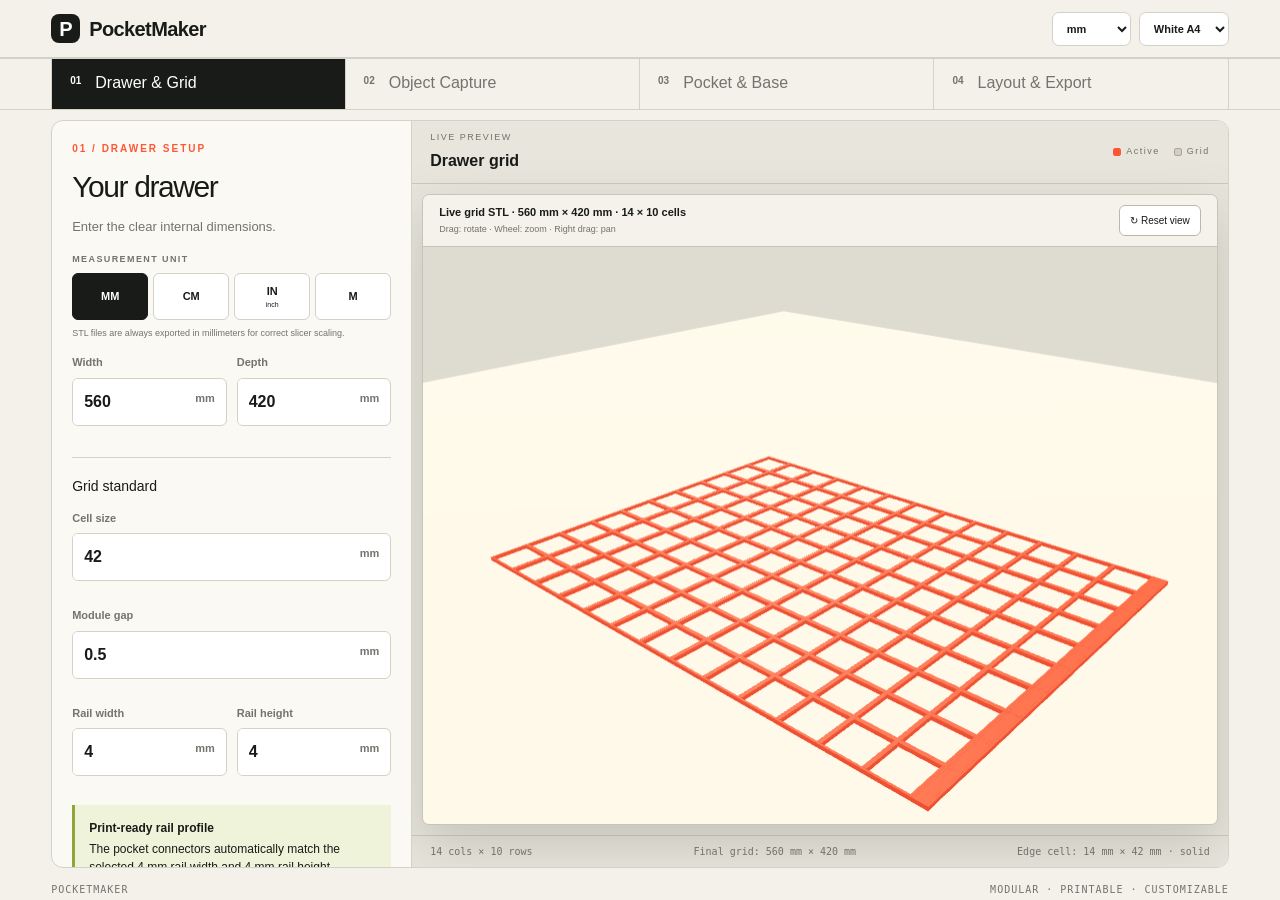
<file: pocketmaker/index.html>
<!DOCTYPE html><html lang="en"><head><meta charSet="utf-8"/><meta name="viewport" content="width=device-width, initial-scale=1"/><link rel="stylesheet" href="/pocketmaker/_next/static/css/index._ns24IFA.css" data-rsc-css-href="/pocketmaker/_next/static/css/index._ns24IFA.css" data-precedence="vite-rsc/importer-resources"/><link rel="modulepreload" fetchPriority="low" href="/pocketmaker/_next/static/chunks/index-trc9e28x.js"/><script src="/pocketmaker/_next/static/chunks/rolldown-runtime-DD2t4qC0.js" type="module" async=""></script><script src="/pocketmaker/_next/static/chunks/framework-PBmGcdYm.js" type="module" async=""></script><link rel="modulepreload" href="/pocketmaker/_next/static/chunks/layout-segment-context-DDdadq_F.js" crossorigin=""/><link rel="modulepreload" href="/pocketmaker/_next/static/chunks/page-DIMJlYMg.js" crossorigin=""/><link rel="modulepreload" href="/pocketmaker/_next/static/chunks/three.module-C4WtevmG.js" crossorigin=""/><title>PocketMaker — Custom 3D-Printable Tool Storage</title><meta name="description" content="Turn object photos into custom modular pockets and grid-ready STL files for 3D printing."/><script>Object.assign(((self[Symbol.for("vinext.navigationRuntime")]??={bootstrap:{routeManifest:null},functions:{}}).bootstrap.rsc??={rsc:[]}),{params:{},nav:{"pathname":"/","searchParams":[]}})</script><link rel="modulepreload" href="/pocketmaker/_next/static/chunks/index-trc9e28x.js" />
</head><body><main><header><a class="brand" href="#"><span>P</span><b>PocketMaker</b></a><div class="header-actions"><select class="header-unit unit-select" aria-label="Measurement unit"><option value="mm" selected="">mm</option><option value="cm">cm</option><option value="in">inches</option><option value="m">meters</option></select><select class="header-unit paper-select paper-white" aria-label="Photo background"><option value="white" selected="">White A4</option><option value="black">Black A4</option></select></div></header><section class="hero"><div><p class="eyebrow">CUSTOM 3D-PRINTED ORGANIZATION</p><h1>Turn everyday objects<br/>into pockets that <i>fit.</i></h1><p>Design your grid, photograph your objects, and generate modular pocket STL files ready for 3D printing.</p></div><div class="status"><span>●</span><div><b>Browser-based workflow</b><small>From photo to printable pocket</small></div></div></section><nav class="steps"><button class="active"><b>0<!-- -->1</b><span>Drawer &amp; Grid</span></button><button class=""><b>0<!-- -->2</b><span>Object Capture</span></button><button class=""><b>0<!-- -->3</b><span>Pocket &amp; Base</span></button><button class=""><b>0<!-- -->4</b><span>Layout &amp; Export</span></button></nav><section class="workspace mobile-pane-controls"><div class="mobile-pane-switch" role="tablist" aria-label="Mobile workspace view"><button type="button" role="tab" aria-selected="true" class="active"><span>01</span> Controls</button><button type="button" role="tab" aria-selected="false" class=""><span>02</span> Preview</button></div><aside><p class="section-no">01 / DRAWER SETUP</p><h2>Your drawer</h2><p class="muted">Enter the clear internal dimensions.</p><span class="control-label">MEASUREMENT UNIT</span><div class="unit-switch"><button type="button" class="active">mm</button><button type="button" class="">cm</button><button type="button" class="">in<small>inch</small></button><button type="button" class="">m</button></div><p class="unit-note">STL files are always exported in millimeters for correct slicer scaling.</p><div class="field-grid"><label class="field"><span>Width</span><div><input aria-label="Width (mm)" type="number" min="0" step="1" value="560"/><b>mm</b></div></label><label class="field"><span>Depth</span><div><input aria-label="Depth (mm)" type="number" min="0" step="1" value="420"/><b>mm</b></div></label></div><hr/><h3>Grid standard</h3><label class="field"><span>Cell size</span><div><input aria-label="Cell size (mm)" type="number" min="10" step="0.5" value="42"/><b>mm</b></div></label><label class="field"><span>Module gap</span><div><input aria-label="Module gap (mm)" type="number" min="0" max="5" step="0.1" value="0.5"/><b>mm</b></div></label><div class="field-grid"><label class="field"><span>Rail width</span><div><input aria-label="Rail width (mm)" type="number" min="1.2" max="14.7" step="0.2" value="4"/><b>mm</b></div></label><label class="field"><span>Rail height</span><div><input aria-label="Rail height (mm)" type="number" min="1.2" max="20" step="0.2" value="4"/><b>mm</b></div></label></div><div class="tip"><b>Print-ready rail profile</b><p>The pocket connectors automatically match the selected <!-- -->4 mm<!-- --> rail width and <!-- -->4 mm<!-- --> rail height.</p></div><hr/><h3>3D printer build volume</h3><div class="field-grid"><label class="field"><span>Build X</span><div><input aria-label="Build X (mm)" type="number" min="0" step="1" value="220"/><b>mm</b></div></label><label class="field"><span>Build Y</span><div><input aria-label="Build Y (mm)" type="number" min="0" step="1" value="220"/><b>mm</b></div></label></div><div class="tile-plan"><b>12<!-- --> glue-ready pieces</b><span>4<!-- --> columns × <!-- -->3<!-- --> rows</span><small>Max tile: <!-- -->4<!-- --> × <!-- -->4<!-- --> cells</small></div><div class="grid-downloads"><button>↓ Full grid STL<br/><small>560 mm<!-- --> × <!-- -->420 mm</small></button><button>↓ Grid parts ZIP<br/><small>12<!-- --> rectangular STL files</small></button></div><div class="tip"><b>Straight edges for gluing</b><p>No puzzle connectors. Every shared edge uses a half rail, so two glued pieces form one standard rail without changing the grid spacing.</p></div><div class="aside-nav"><button disabled="">← Back</button><button class="primary">Continue →</button></div></aside><div class="visual"><div class="visual-head"><div><span>LIVE PREVIEW</span><b>Drawer grid</b></div><div class="legend"><span><i class="orange"></i>Active</span><span><i></i>Grid</span></div></div><div class="stl-wrap live-model"><div class="three-shell"><div class="three-head"><span><b>Live grid STL · 560 mm × 420 mm · 14 × 10 cells</b><small>Drag: rotate · Wheel: zoom · Right drag: pan</small></span><button>↻ Reset view</button></div><div class="three-mount"></div></div></div><div class="visual-foot"><span>14<!-- --> cols × <!-- -->10<!-- --> rows</span><span>Final grid: <!-- -->560 mm<!-- --> × <!-- -->420 mm</span><span>Edge cell: <!-- -->14 mm<!-- --> × <!-- -->42 mm<!-- --> <!-- -->· solid</span></div></div></section><footer><span>PocketMaker</span><span>modular · printable · customizable</span></footer></main><script type="module" src="https://static.cloudflareinsights.com/beacon.min.js" data-cf-beacon="{&quot;token&quot;:&quot;4dc88bce5d954e398f7e8c1d0950b69a&quot;}"></script><script type="module" src="/pocketmaker/_next/static/chunks/index-trc9e28x.js" id="_R_" async=""></script><script>((self[Symbol.for("vinext.navigationRuntime")]??={bootstrap:{routeManifest:null},functions:{}}).bootstrap.rsc??={rsc:[]}).rsc.push("2:I[\"8c0f216c4604\",[],\"Children\",1]\n")</script><script>((self[Symbol.for("vinext.navigationRuntime")]??={bootstrap:{routeManifest:null},functions:{}}).bootstrap.rsc??={rsc:[]}).rsc.push("3:I[\"593f344dc510\",[],\"GlobalErrorBoundary\",1]\n")</script><script>((self[Symbol.for("vinext.navigationRuntime")]??={bootstrap:{routeManifest:null},functions:{}}).bootstrap.rsc??={rsc:[]}).rsc.push("4:I[\"0b874ad30386\",[],\"default\",1]\n")</script><script>((self[Symbol.for("vinext.navigationRuntime")]??={bootstrap:{routeManifest:null},functions:{}}).bootstrap.rsc??={rsc:[]}).rsc.push("5:I[\"593f344dc510\",[],\"ErrorBoundary\",1]\n")</script><script>((self[Symbol.for("vinext.navigationRuntime")]??={bootstrap:{routeManifest:null},functions:{}}).bootstrap.rsc??={rsc:[]}).rsc.push("6:I[\"15c18cfaeeff\",[],\"LayoutSegmentProvider\",1]\n")</script><script>((self[Symbol.for("vinext.navigationRuntime")]??={bootstrap:{routeManifest:null},functions:{}}).bootstrap.rsc??={rsc:[]}).rsc.push("7:I[\"8c0f216c4604\",[],\"Slot\",1]\n")</script><script>((self[Symbol.for("vinext.navigationRuntime")]??={bootstrap:{routeManifest:null},functions:{}}).bootstrap.rsc??={rsc:[]}).rsc.push("8:I[\"9276801271d6\",[],\"AppRouterScrollTarget\",1]\n")</script><script>((self[Symbol.for("vinext.navigationRuntime")]??={bootstrap:{routeManifest:null},functions:{}}).bootstrap.rsc??={rsc:[]}).rsc.push("9:I[\"593f344dc510\",[],\"RedirectBoundary\",1]\n")</script><script>((self[Symbol.for("vinext.navigationRuntime")]??={bootstrap:{routeManifest:null},functions:{}}).bootstrap.rsc??={rsc:[]}).rsc.push(":HL[\"/pocketmaker/_next/static/css/index._ns24IFA.css\",\"style\"     ]\n")</script><script>((self[Symbol.for("vinext.navigationRuntime")]??={bootstrap:{routeManifest:null},functions:{}}).bootstrap.rsc??={rsc:[]}).rsc.push("0:{\"__route\":\"route:/\",\"__interceptionContext\":null,\"__layoutIds\":[\"layout:/\"],\"__rootLayout\":\"/\",\"__sourcePage\":\"/page\",\"page:/\":\"$L1\",\"layout:/\":[[[[\"$\",\"link\",\"css:/pocketmaker/_next/static/css/index._ns24IFA.css\",{\"rel\":\"stylesheet\",\"precedence\":\"vite-rsc/importer-resources\",\"href\":\"/pocketmaker/_next/static/css/index._ns24IFA.css\",\"data-rsc-css-href\":\"/pocketmaker/_next/static/css/index._ns24IFA.css\"}],\"$undefined\"],[\"$\",\"html\",null,{\"lang\":\"en\",\"children\":[\"$\",\"body\",null,{\"children\":[[\"$\",\"$L2\",null,{}],[\"$\",\"script\",null,{\"type\":\"module\",\"src\":\"https://static.cloudflareinsights.com/beacon.min.js\",\"data-cf-beacon\":\"{\\\"token\\\":\\\"4dc88bce5d954e398f7e8c1d0950b69a\\\"}\"}]]}]}]],null],\"route:/\":[[[\"$\",\"meta\",null,{\"charSet\":\"utf-8\"}],[[\"$\",\"title\",\"0\",{\"children\":\"PocketMaker — Custom 3D-Printable Tool Storage\"}],[\"$\",\"meta\",\"1\",{\"name\":\"description\",\"content\":\"Turn object photos into custom modular pockets and grid-ready STL files for 3D printing.\"}]],[[\"$\",\"meta\",\"0\",{\"name\":\"viewport\",\"content\":\"width=device-width, initial-scale=1\"}]]],[\"$\",\"$L3\",null,{\"fallback\":\"$4\",\"children\":[\"$\",\"$L5\",null,{\"fallback\":\"$4\",\"children\":[\"$\",\"$L6\",null,{\"providerId\":\"layout:/\",\"segmentMap\":{\"children\":[]},\"children\":[\"$\",\"$L7\",null,{\"id\":\"layout:/\",\"parallelSlots\":\"$undefined\",\"children\":[\"$\",\"$L8\",null,{\"children\":[\"$\",\"$L9\",null,{\"children\":[[\"$\",\"$L6\",null,{\"providerId\":\"page:/\",\"segmentMap\":{\"children\":[\"__PAGE__\"]},\"children\":[\"$\",\"$L7\",null,{\"id\":\"page:/\"}]}],null]}]}]}]}]}]}],null,null],\"__layoutFlags\":{\"layout:/\":\"s\"},\"__artifactCompatibility\":{\"schemaVersion\":1,\"graphVersion\":\"app-route-graph:1177fd80f83fa7b0\",\"deploymentVersion\":\"d963ab5f-5b07-4306-8b48-49be3da0e581\",\"appElementsSchemaVersion\":1,\"rscPayloadSchemaVersion\":1,\"rootBoundaryId\":\"/\",\"renderEpoch\":null},\"__renderObservation\":{\"schemaVersion\":1,\"output\":{\"kind\":\"app-rsc\",\"mountedSlotsFingerprint\":null,\"renderEpoch\":null,\"rootBoundaryId\":\"/\",\"routeId\":\"route:/\"},\"completeness\":\"partial\",\"boundaryOutcome\":{\"kind\":\"unknown\"},\"requestApis\":[{\"kind\":\"connection\",\"status\":\"unknown\"},{\"kind\":\"cookies\",\"status\":\"unknown\"},{\"kind\":\"draftMode\",\"status\":\"unknown\"},{\"kind\":\"headers\",\"status\":\"unknown\"},{\"kind\":\"params\",\"status\":\"unknown\"},{\"kind\":\"searchParams\",\"status\":\"unknown\"}],\"dynamicFetches\":[],\"cacheTags\":[\"/\",\"_N_T_/\",\"_N_T_/index\",\"_N_T_/layout\",\"_N_T_/page\"],\"pathTags\":[\"/\"],\"cacheability\":\"unknown\",\"downgrade\":{\"target\":\"freshRender\",\"reasons\":[{\"code\":\"CP_DOWNGRADE_CACHEABILITY_UNKNOWN\",\"target\":\"freshRender\"},{\"code\":\"CP_DOWNGRADE_INCOMPLETE_OBSERVATION\",\"completeness\":\"partial\",\"target\":\"freshRender\"},{\"code\":\"CP_DOWNGRADE_UNKNOWN_REQUEST_API\",\"requestApi\":\"connection\",\"target\":\"freshRender\"},{\"code\":\"CP_DOWNGRADE_UNKNOWN_REQUEST_API\",\"requestApi\":\"cookies\",\"target\":\"freshRender\"},{\"code\":\"CP_DOWNGRADE_UNKNOWN_REQUEST_API\",\"requestApi\":\"draftMode\",\"target\":\"freshRender\"},{\"code\":\"CP_DOWNGRADE_UNKNOWN_REQUEST_API\",\"requestApi\":\"headers\",\"target\":\"freshRender\"},{\"code\":\"CP_DOWNGRADE_UNKNOWN_REQUEST_API\",\"requestApi\":\"params\",\"target\":\"freshRender\"},{\"code\":\"CP_DOWNGRADE_UNKNOWN_REQUEST_API\",\"requestApi\":\"searchParams\",\"target\":\"freshRender\"}],\"fallback\":{\"kind\":\"breakerFallback\",\"code\":\"CP_PRIVATE_DYNAMIC_DOWNGRADE\",\"mode\":\"renderFresh\",\"scope\":\"affectedOutput\",\"fields\":{\"reasonCodes\":[\"CP_DOWNGRADE_CACHEABILITY_UNKNOWN\",\"CP_DOWNGRADE_INCOMPLETE_OBSERVATION\",\"CP_DOWNGRADE_UNKNOWN_REQUEST_API\",\"CP_DOWNGRADE_UNKNOWN_REQUEST_API\",\"CP_DOWNGRADE_UNKNOWN_REQUEST_API\",\"CP_DOWNGRADE_UNKNOWN_REQUEST_API\",\"CP_DOWNGRADE_UNKNOWN_REQUEST_API\",\"CP_DOWNGRADE_UNKNOWN_REQUEST_API\"],\"target\":\"freshRender\"}},\"isPublicCacheCandidate\":false}}}\n")</script><script>((self[Symbol.for("vinext.navigationRuntime")]??={bootstrap:{routeManifest:null},functions:{}}).bootstrap.rsc??={rsc:[]}).rsc.push("a:I[\"6efdf509a785\",[],\"default\",1]\n")</script><script>((self[Symbol.for("vinext.navigationRuntime")]??={bootstrap:{routeManifest:null},functions:{}}).bootstrap.rsc??={rsc:[]}).rsc.push("1:[\"$\",\"$La\",null,{\"params\":\"$@b\",\"searchParams\":\"$@c\"}]\n")</script><script>((self[Symbol.for("vinext.navigationRuntime")]??={bootstrap:{routeManifest:null},functions:{}}).bootstrap.rsc??={rsc:[]}).rsc.push("b:{}\n")</script><script>((self[Symbol.for("vinext.navigationRuntime")]??={bootstrap:{routeManifest:null},functions:{}}).bootstrap.rsc??={rsc:[]}).rsc.push("c:{}\n")</script><script>Object.assign(((self[Symbol.for("vinext.navigationRuntime")]??={bootstrap:{routeManifest:null},functions:{}}).bootstrap.rsc??={rsc:[]}),{"initialCacheKind":"dynamic"});((self[Symbol.for("vinext.navigationRuntime")]??={bootstrap:{routeManifest:null},functions:{}}).bootstrap.rsc??={rsc:[]}).done=true</script></body></html>
</file>
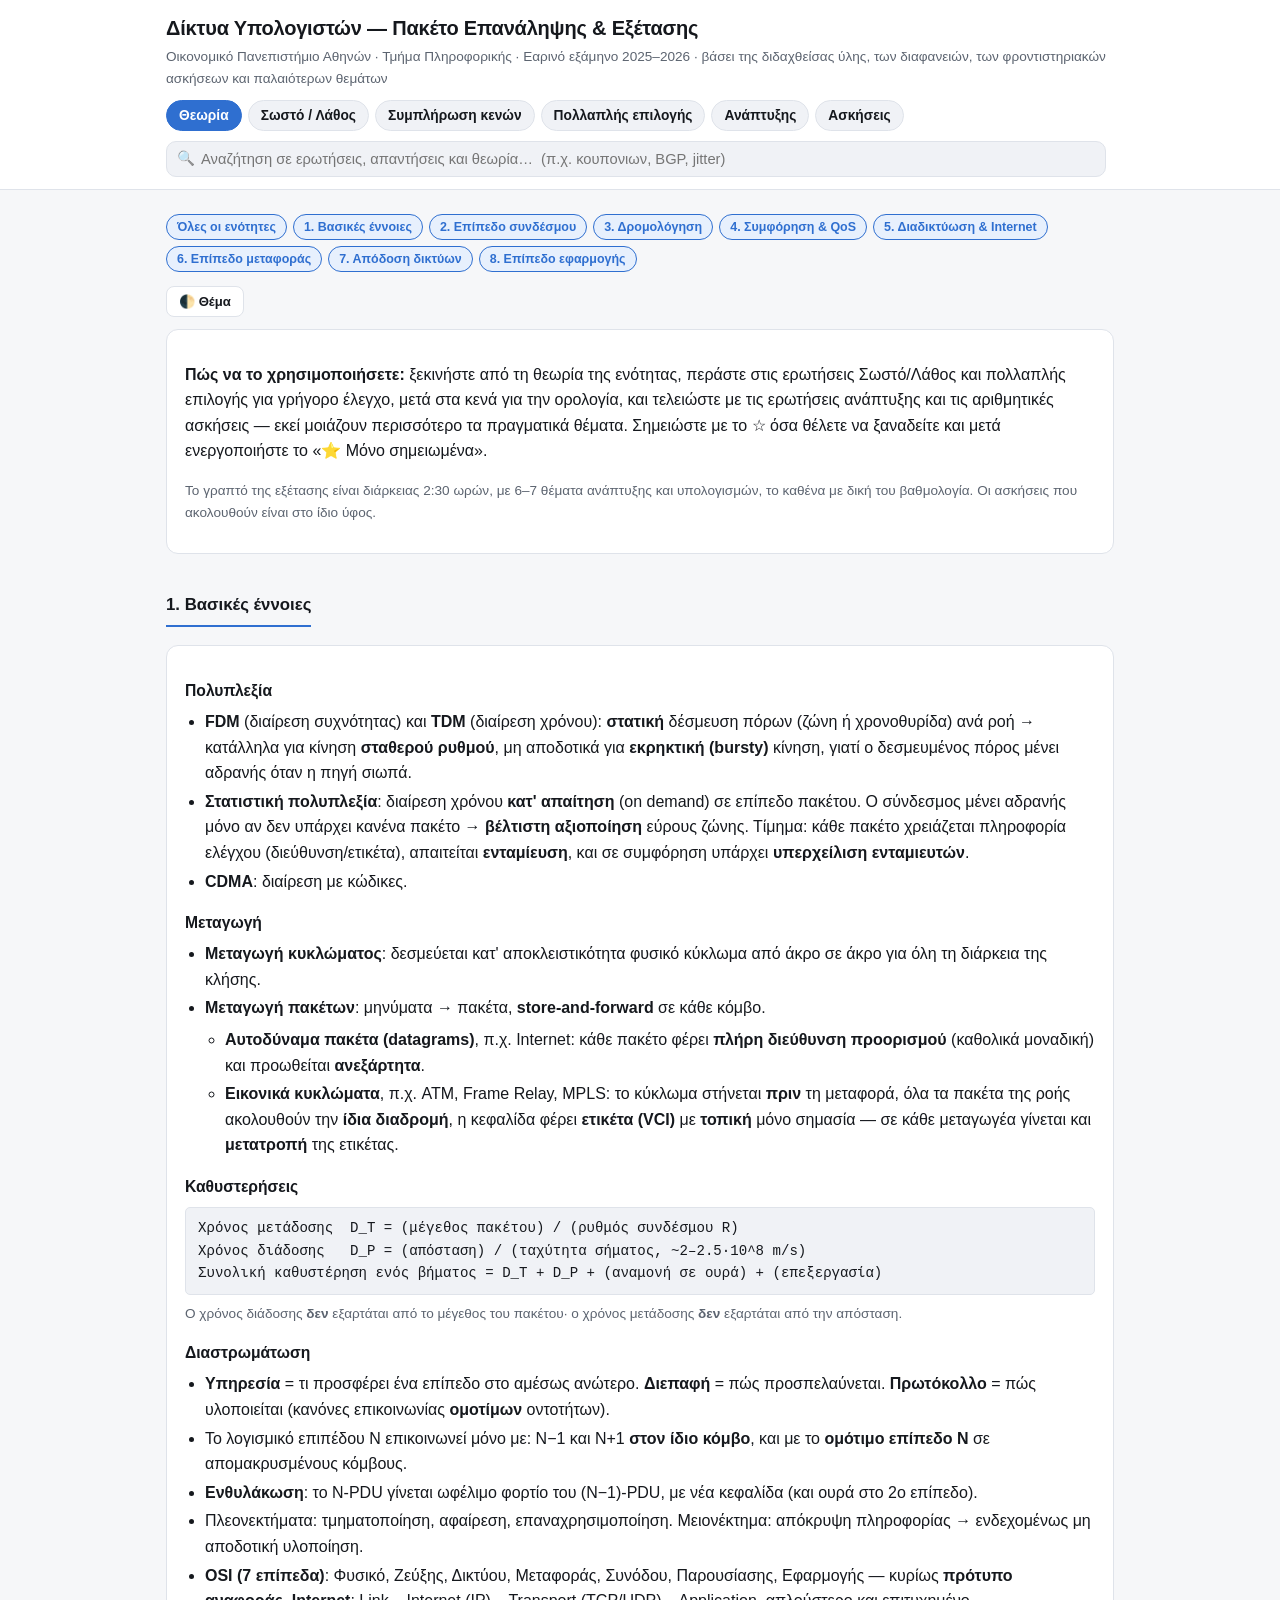
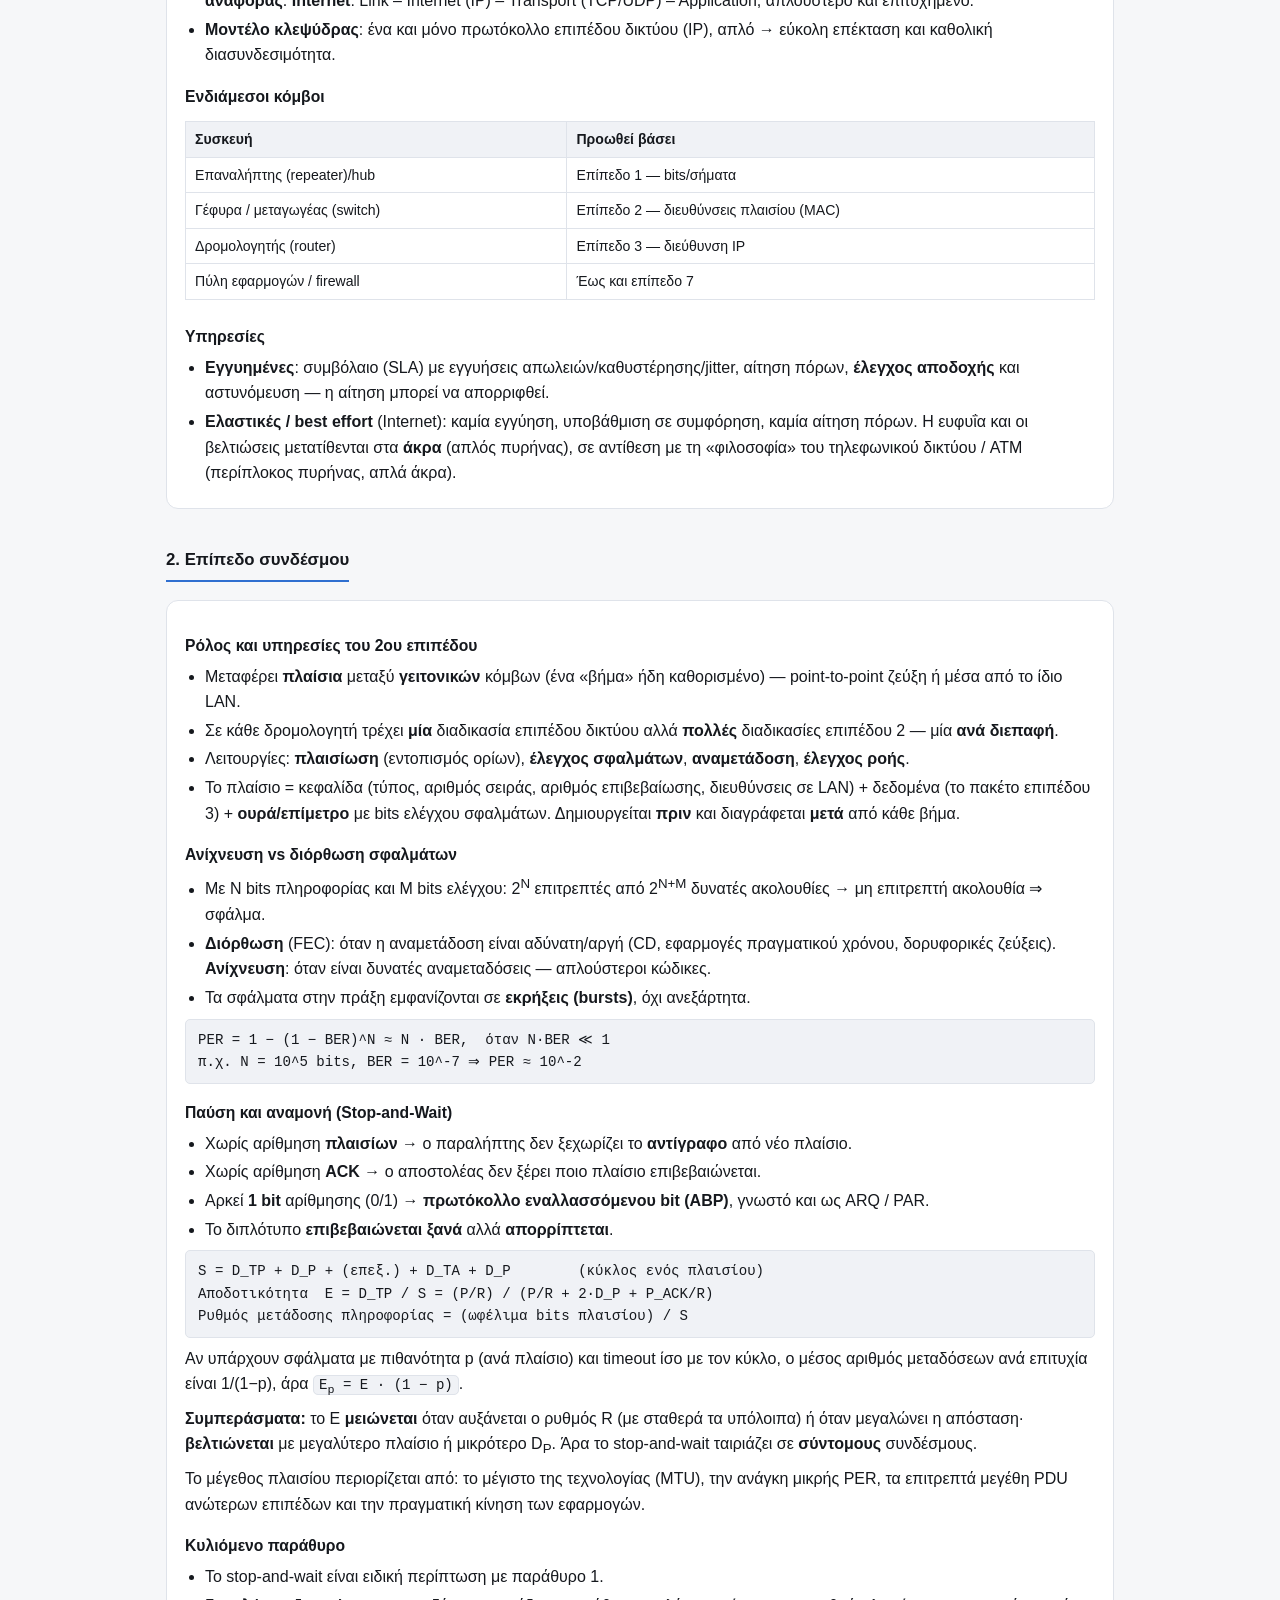
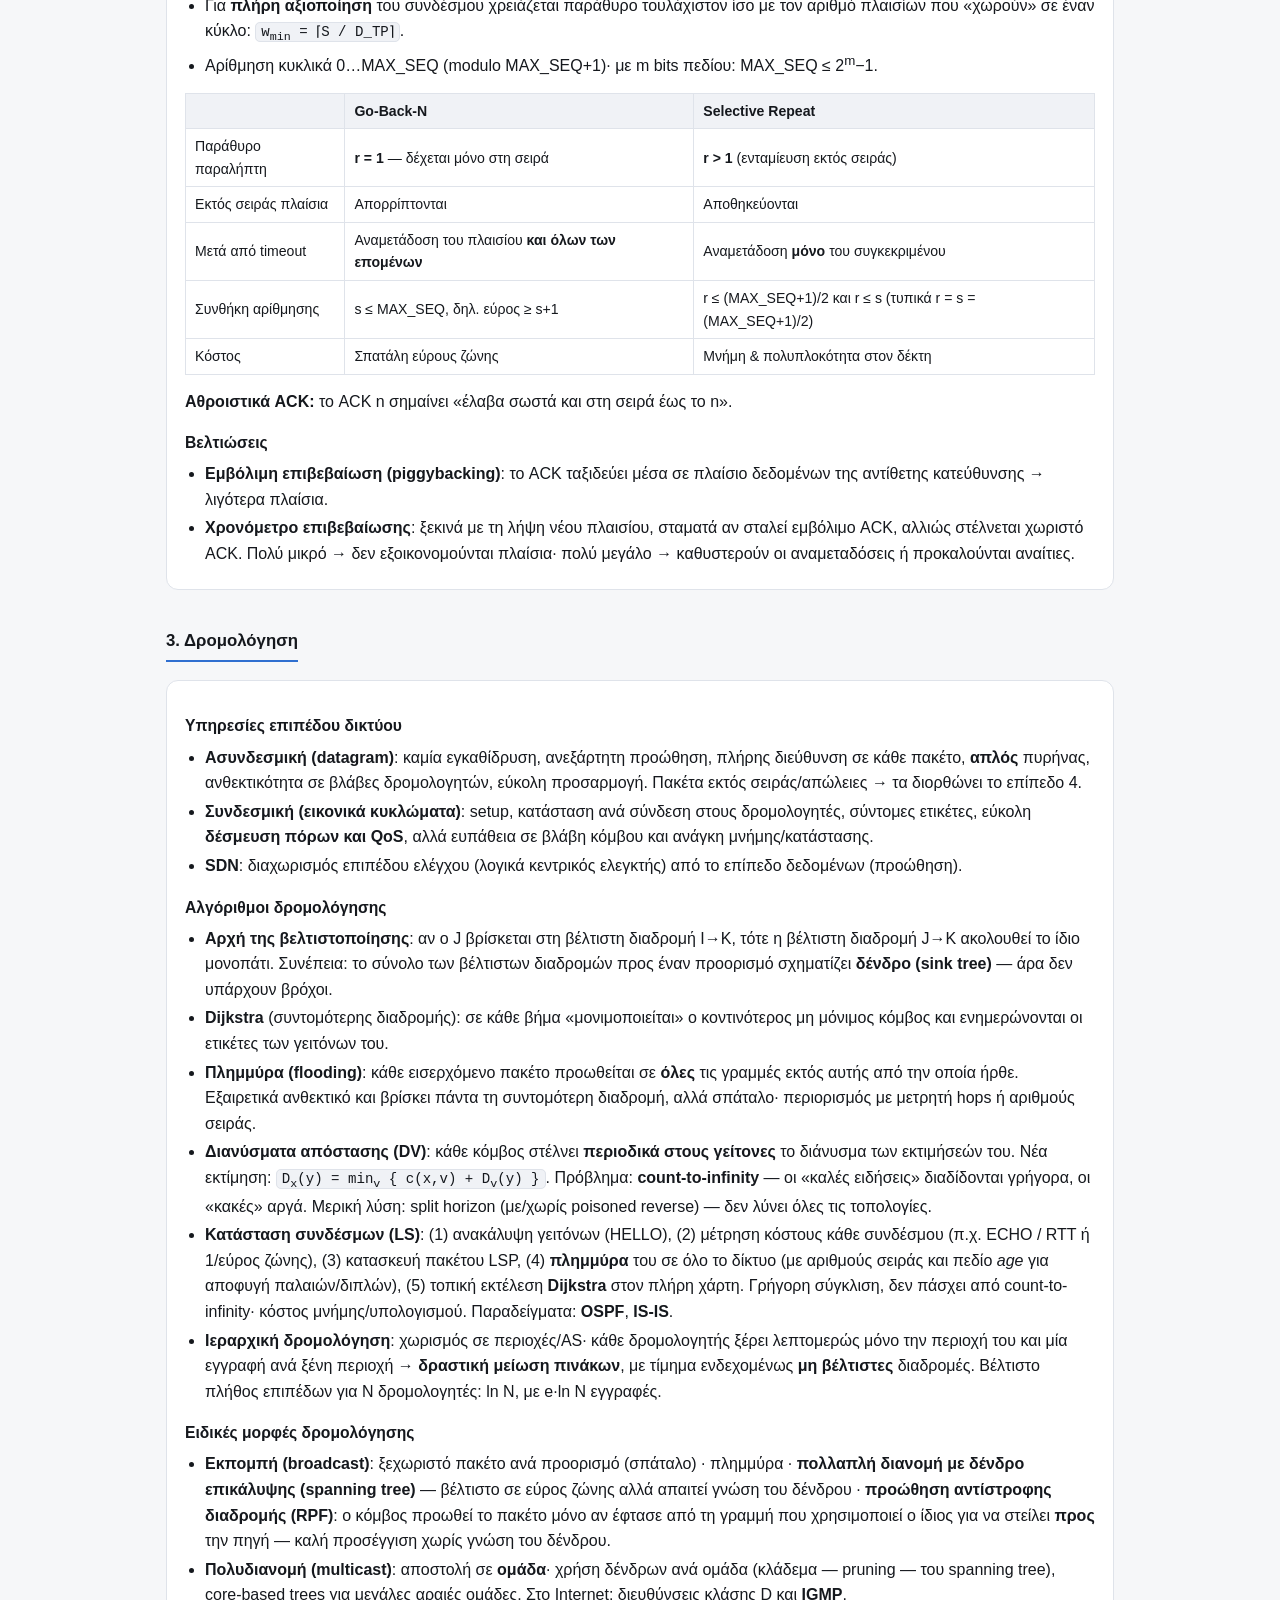
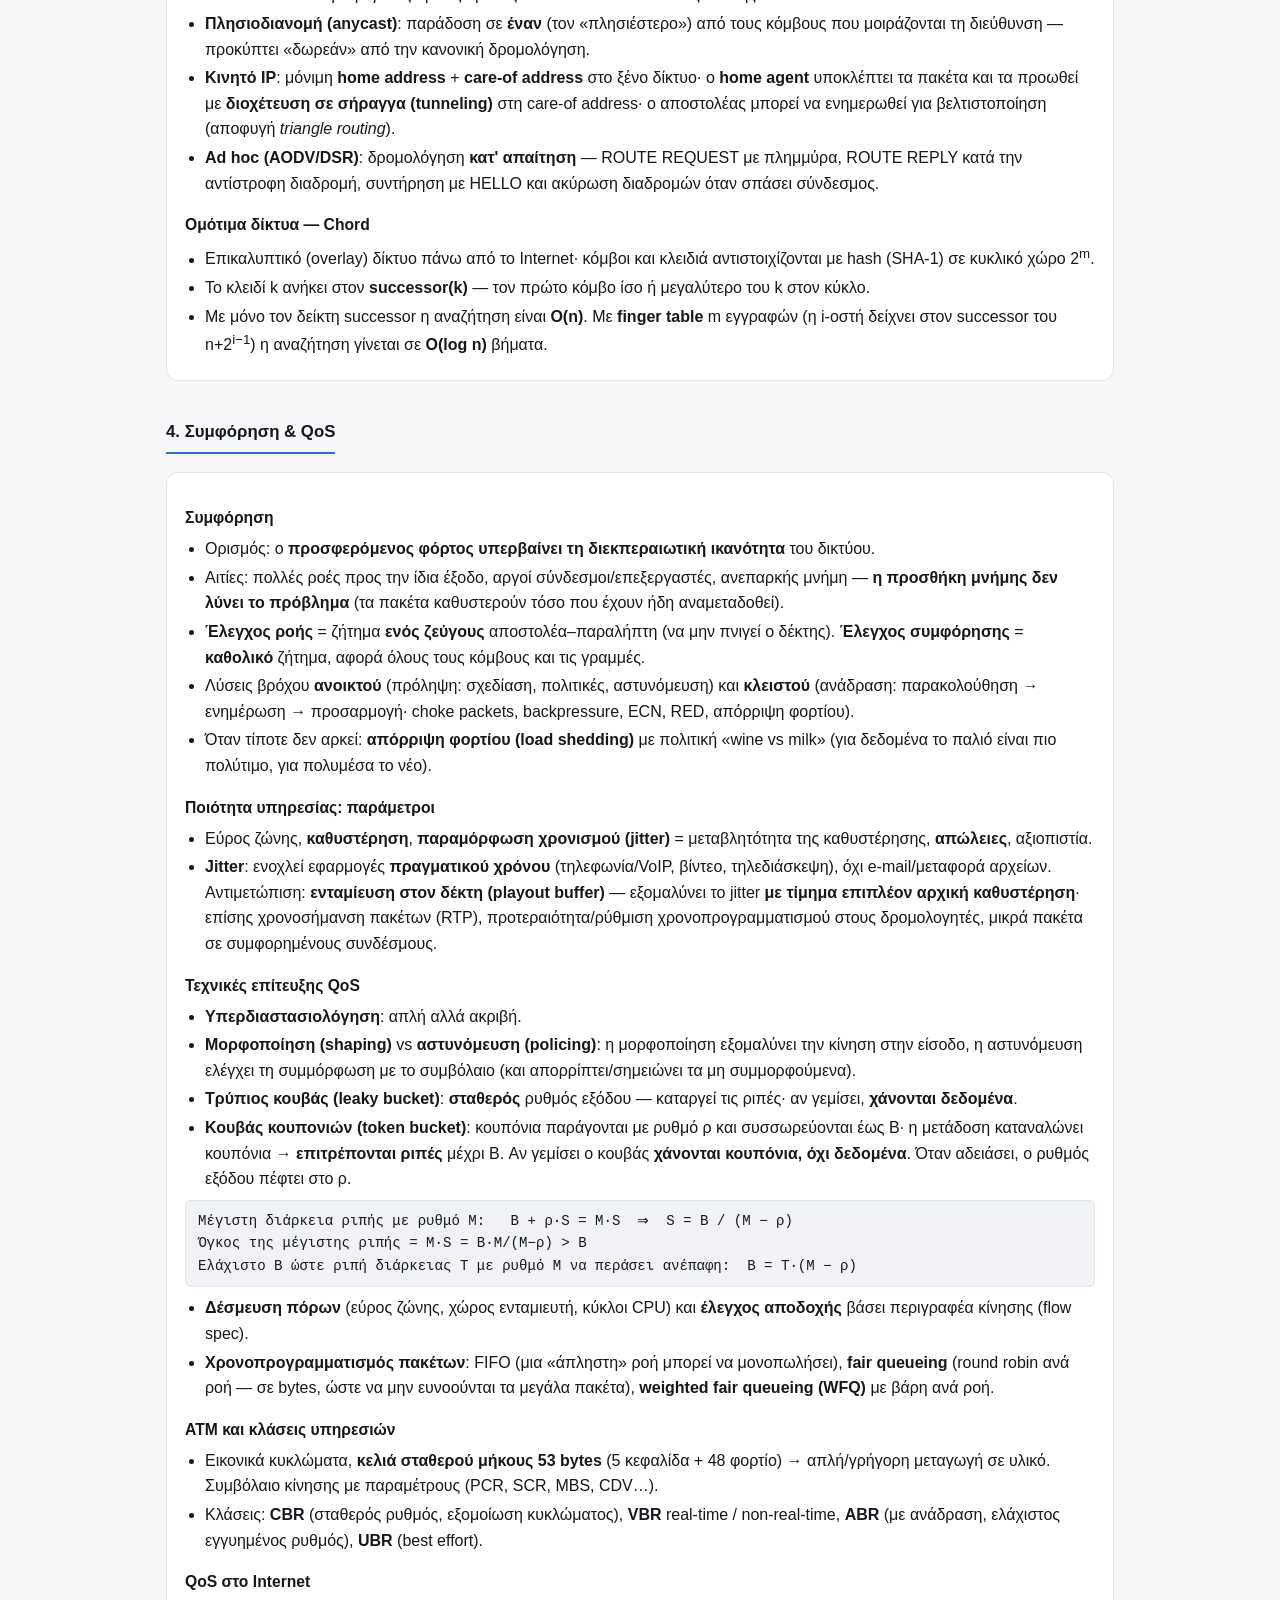
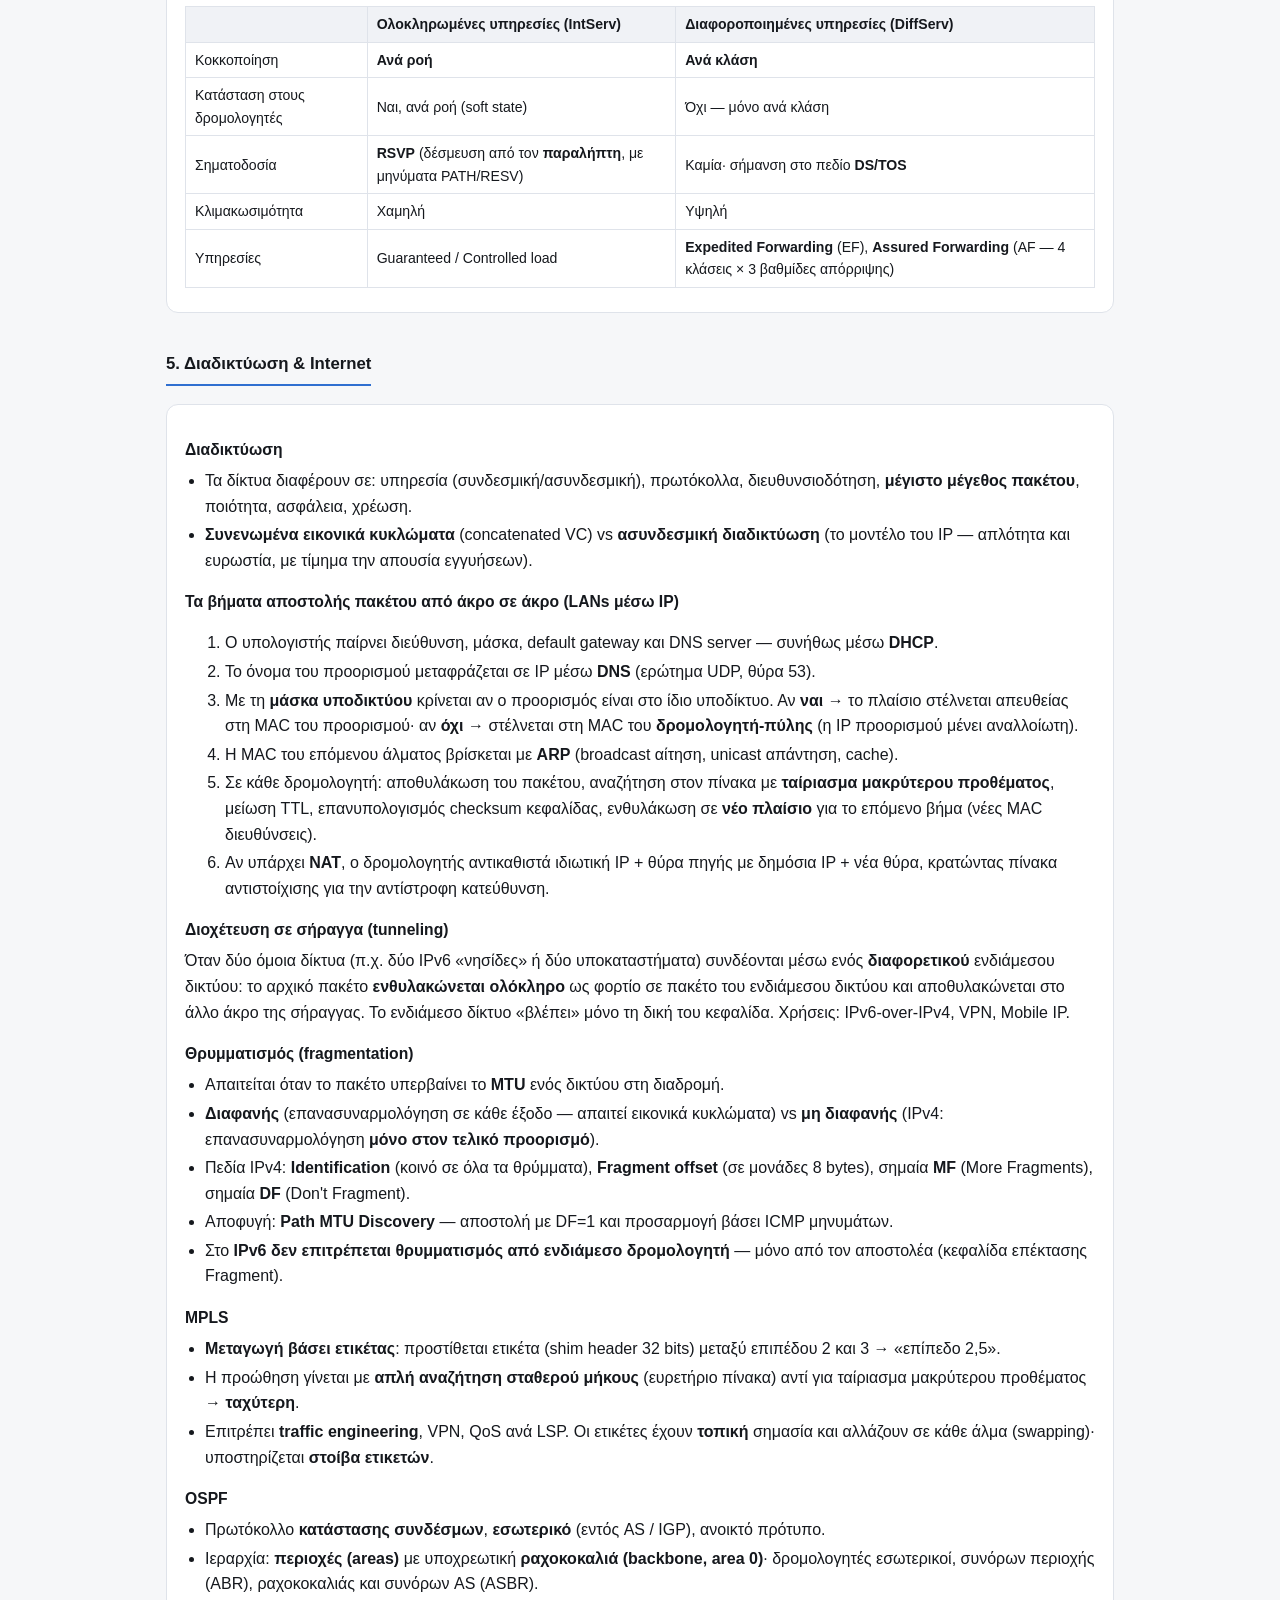
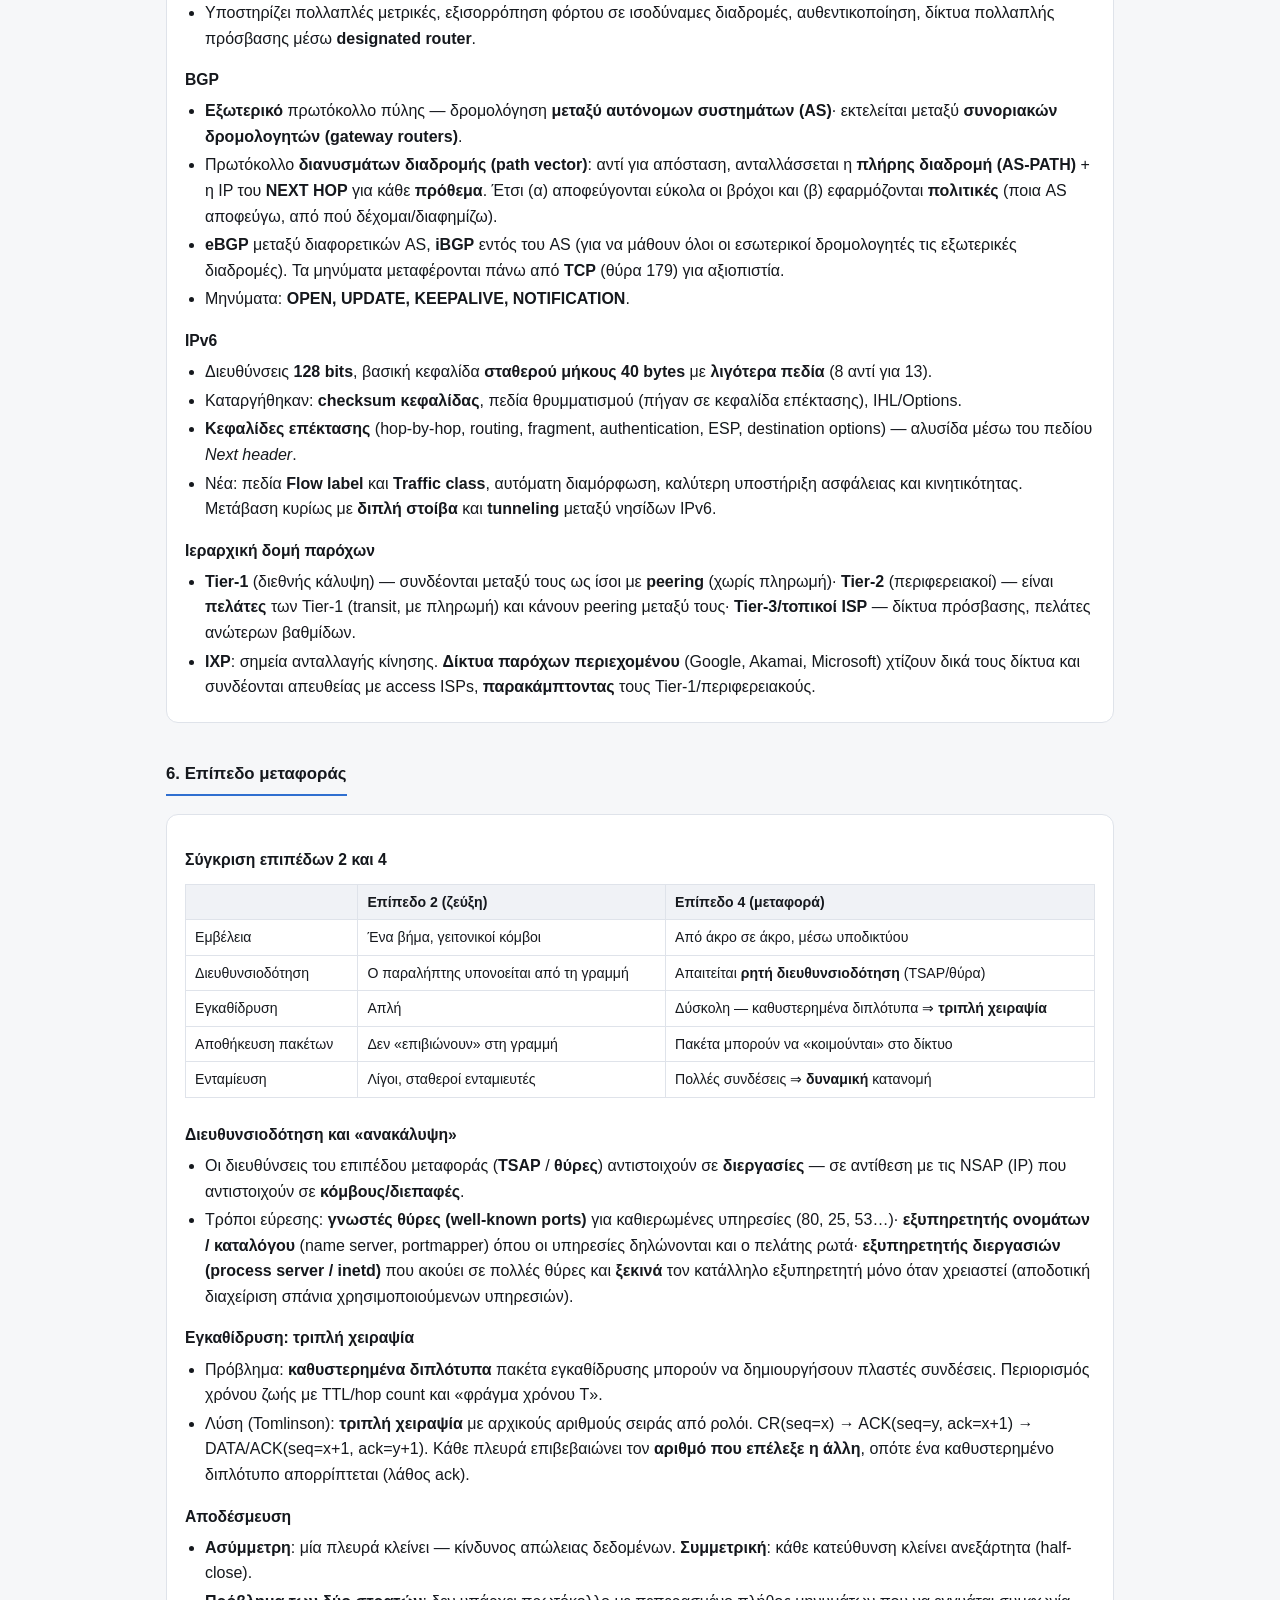
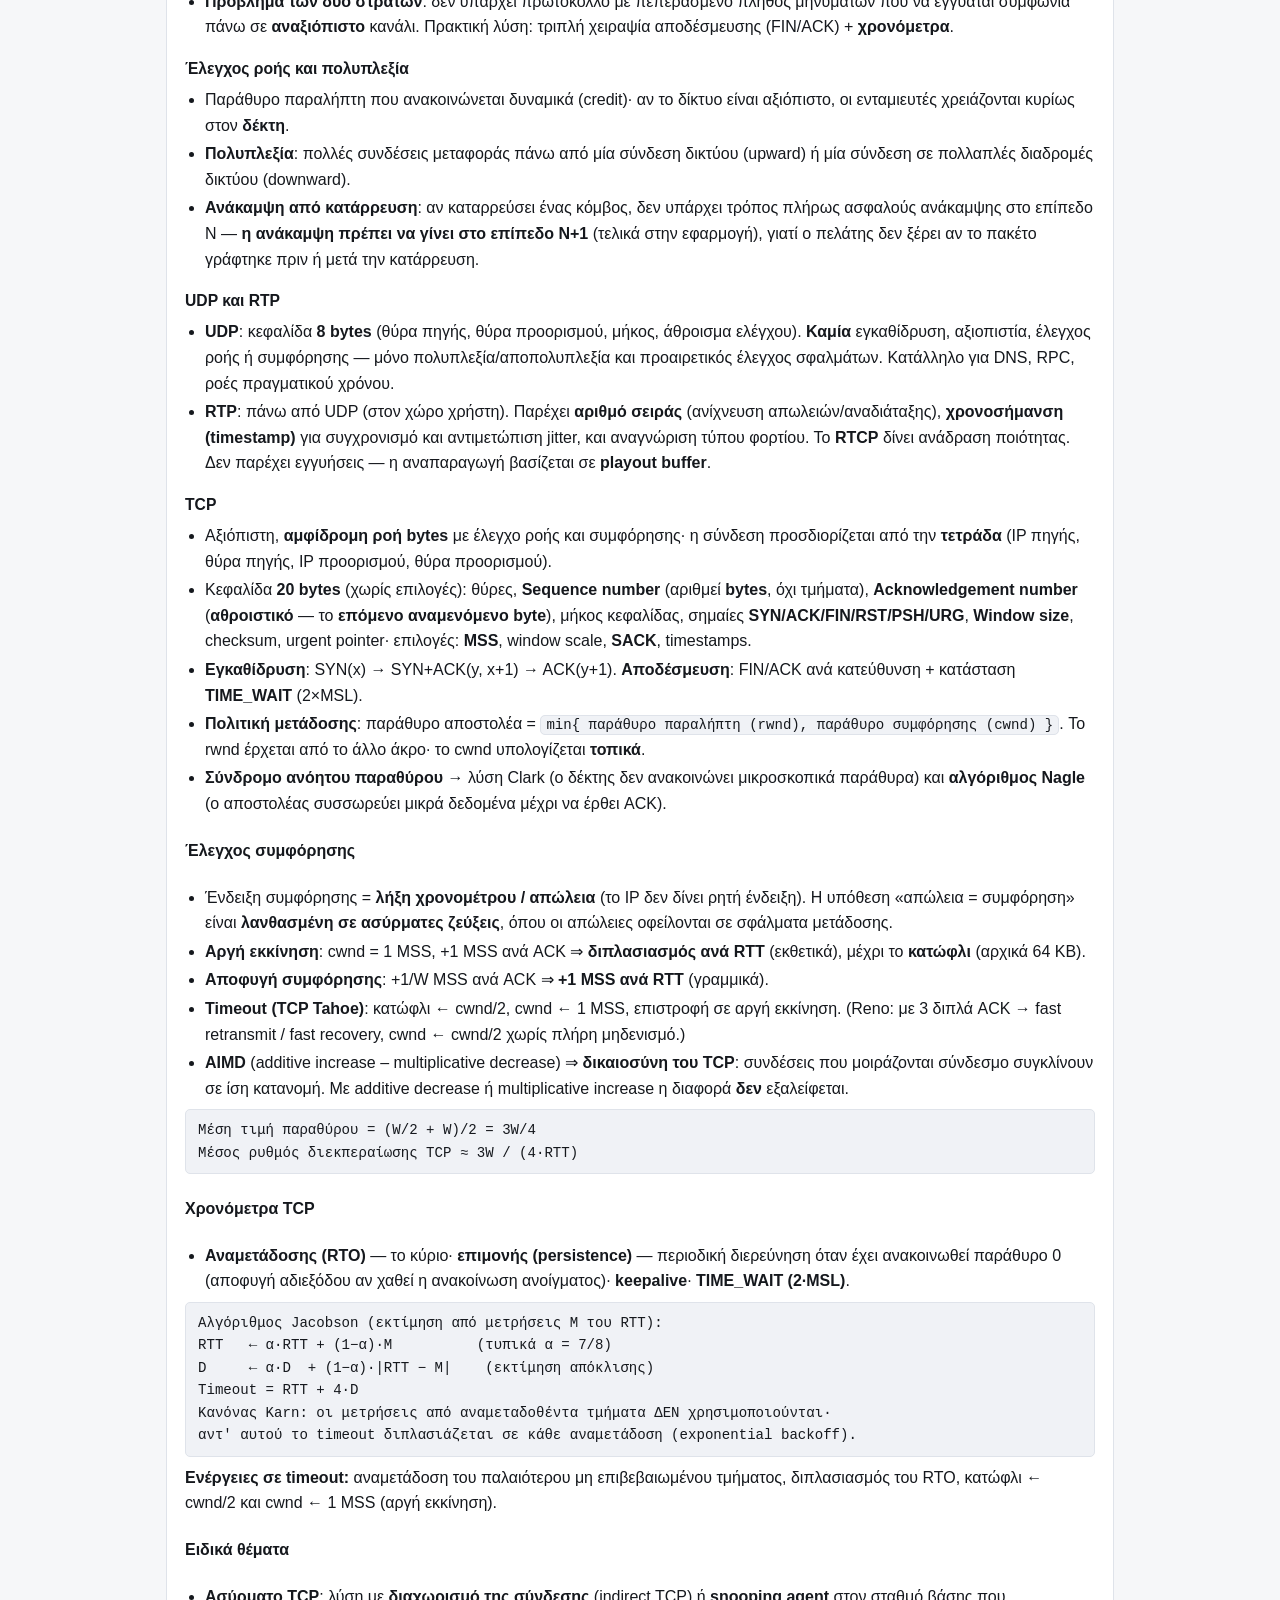
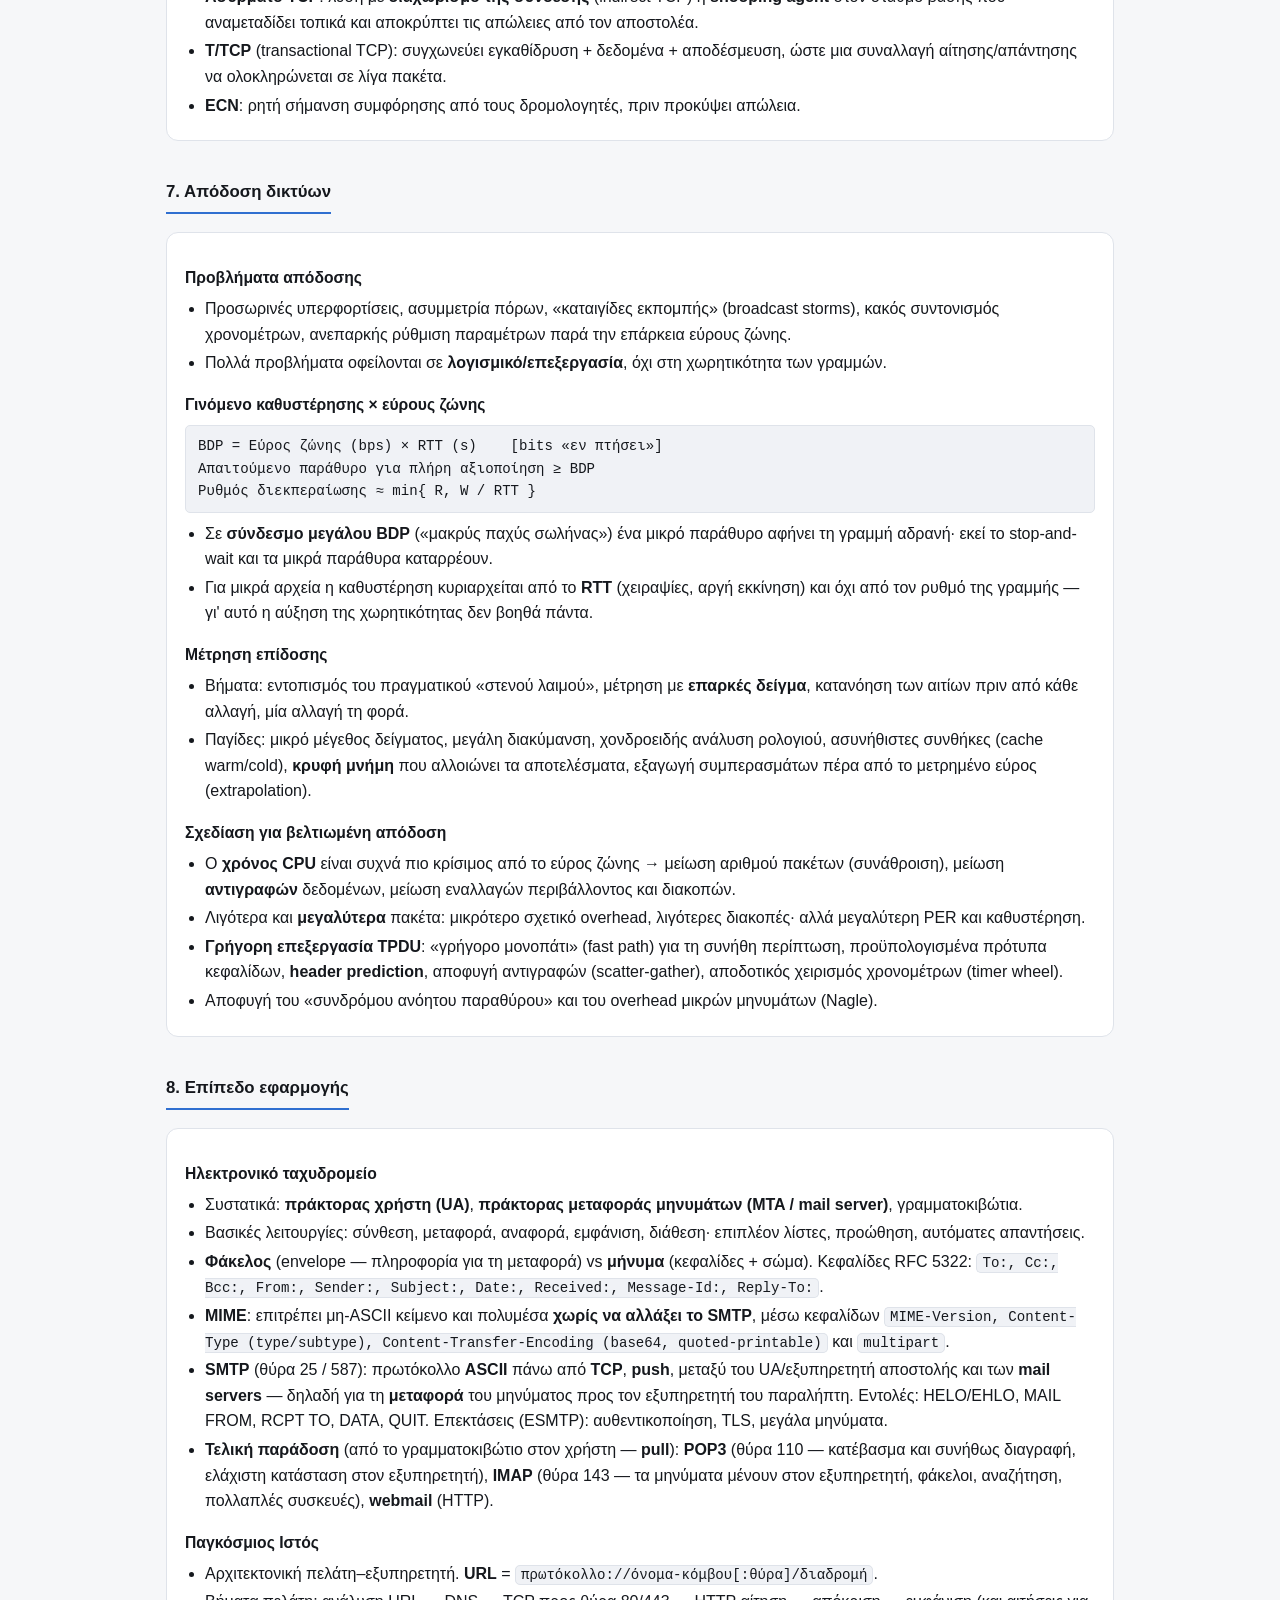
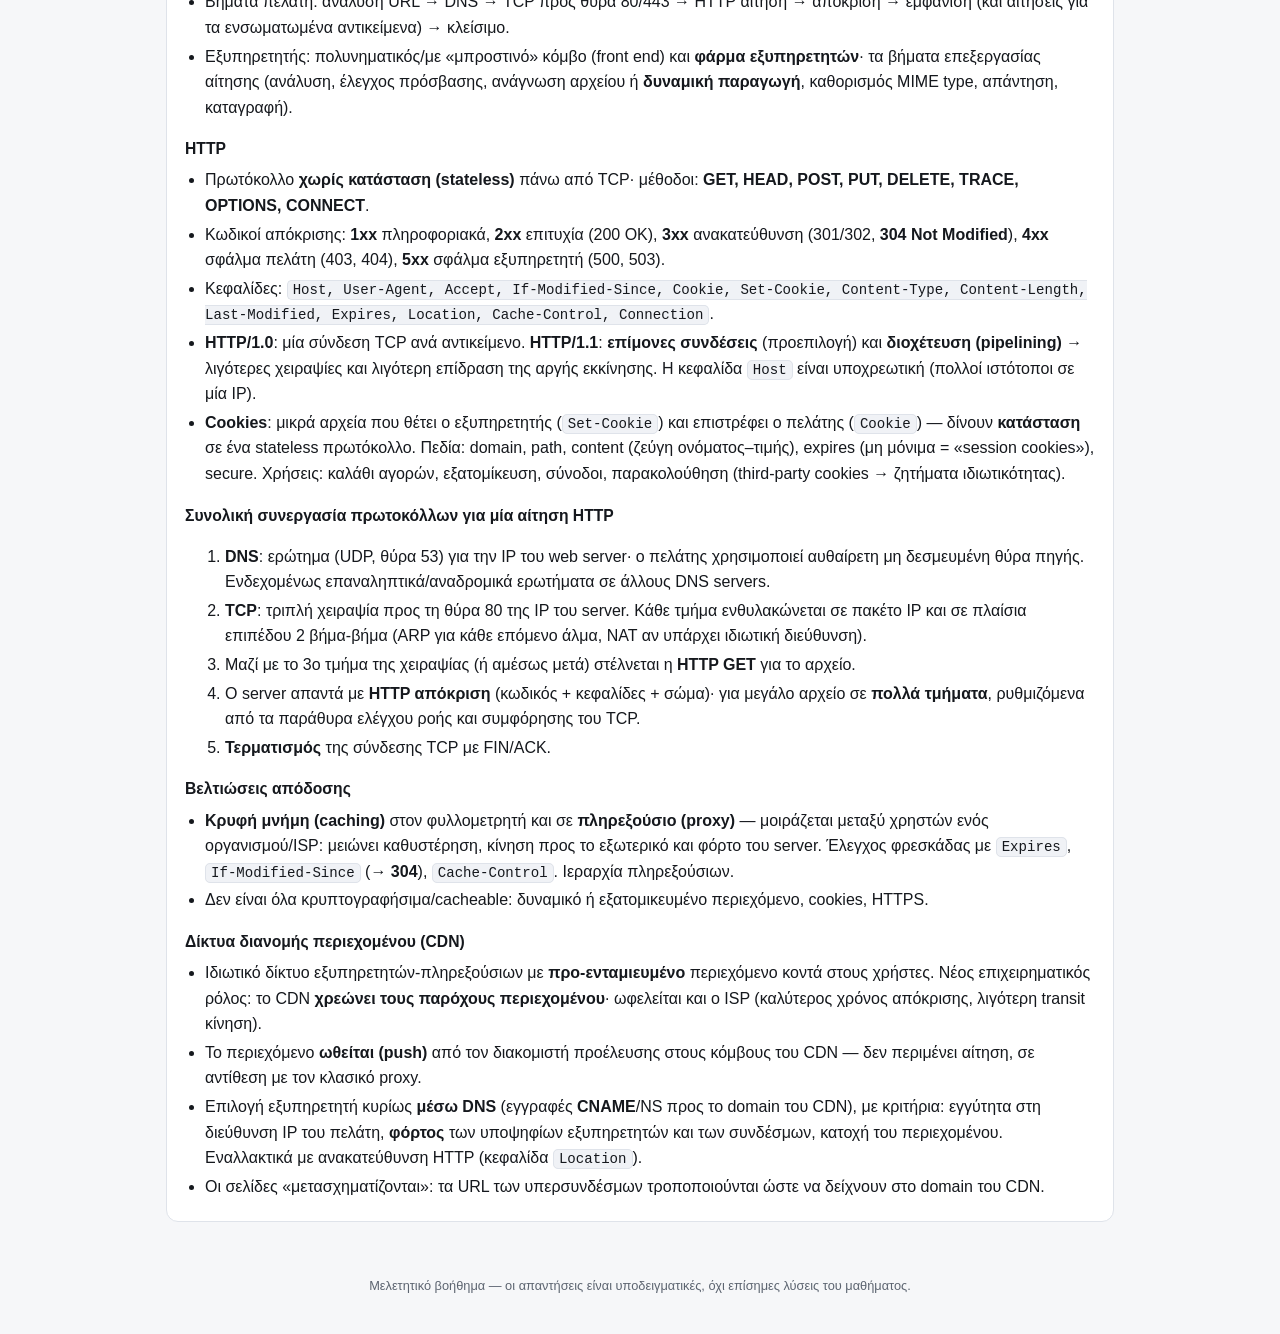
<file: diktia.html>
<!DOCTYPE html>
<html lang="el">
<head>
<meta charset="utf-8">
<meta name="viewport" content="width=device-width, initial-scale=1">
<title>Δίκτυα Υπολογιστών — Πακέτο Επανάληψης &amp; Εξέτασης</title>
<style>
:root{
  --bg:#f6f7f9; --panel:#ffffff; --panel2:#f0f2f6; --ink:#15181d; --muted:#5c6470;
  --line:#dfe3ea; --accent:#2f6fd0; --accent-soft:#e7f0fd;
  --ok:#1a7f4b; --ok-soft:#e4f6ec; --bad:#c0392b; --bad-soft:#fdeceb;
  --warn:#9a6b00; --warn-soft:#fdf3dc;
  --radius:12px; --mono:ui-monospace,SFMono-Regular,Menlo,Consolas,monospace;
}
@media (prefers-color-scheme: dark){
  :root:not([data-theme="light"]){
    --bg:#11141a; --panel:#181c24; --panel2:#1f242e; --ink:#e8ecf3; --muted:#9aa4b2;
    --line:#2a313d; --accent:#6ea8fe; --accent-soft:#1c2a40;
    --ok:#4ade80; --ok-soft:#14301f; --bad:#f87171; --bad-soft:#331b1b;
    --warn:#fbbf24; --warn-soft:#332a12;
  }
}
:root[data-theme="dark"]{
  --bg:#11141a; --panel:#181c24; --panel2:#1f242e; --ink:#e8ecf3; --muted:#9aa4b2;
  --line:#2a313d; --accent:#6ea8fe; --accent-soft:#1c2a40;
  --ok:#4ade80; --ok-soft:#14301f; --bad:#f87171; --bad-soft:#331b1b;
  --warn:#fbbf24; --warn-soft:#332a12;
}
*{box-sizing:border-box}
body{margin:0;background:var(--bg);color:var(--ink);
  font-family:"Segoe UI",Roboto,-apple-system,"Helvetica Neue",Arial,sans-serif;
  font-size:16px;line-height:1.6;-webkit-text-size-adjust:100%}
.wrap{max-width:980px;margin:0 auto;padding:16px}
header.top{border-bottom:1px solid var(--line);background:var(--panel);position:sticky;top:0;z-index:20}
.top-inner{max-width:980px;margin:0 auto;padding:12px 16px}
h1{font-size:1.25rem;margin:0 0 2px;letter-spacing:-.2px}
.sub{color:var(--muted);font-size:.85rem;margin:0}
.tabs{display:flex;flex-wrap:wrap;gap:6px;margin-top:10px}
.tab{appearance:none;border:1px solid var(--line);background:var(--panel2);color:var(--ink);
  padding:7px 12px;border-radius:999px;cursor:pointer;font-size:.86rem;font-weight:600}
.tab:hover{border-color:var(--accent)}
.tab.active{background:var(--accent);border-color:var(--accent);color:#fff}
.tab.dim{opacity:.45}
.tab .cnt{display:inline-block;margin-left:5px;background:var(--panel);color:var(--muted);
  border:1px solid var(--line);border-radius:999px;padding:0 6px;font-size:.72rem;font-weight:700}
.tab.active .cnt{background:rgba(255,255,255,.22);color:#fff;border-color:transparent}
.toolbar{display:flex;flex-wrap:wrap;gap:8px;align-items:center;margin:14px 0 6px}
.btn{appearance:none;border:1px solid var(--line);background:var(--panel);color:var(--ink);
  padding:7px 12px;border-radius:8px;cursor:pointer;font-size:.82rem;font-weight:600}
.btn:hover{border-color:var(--accent);color:var(--accent)}
.btn.on{background:var(--accent-soft);border-color:var(--accent);color:var(--accent)}
.chips{display:flex;flex-wrap:wrap;gap:6px;margin:8px 0 4px}
.chip{appearance:none;border:1px solid var(--line);background:var(--panel);color:var(--muted);
  padding:5px 10px;border-radius:999px;cursor:pointer;font-size:.78rem;font-weight:600}
.chip.on{background:var(--accent-soft);border-color:var(--accent);color:var(--accent)}
.scorebar{display:flex;flex-wrap:wrap;gap:10px;align-items:center;background:var(--panel);
  border:1px solid var(--line);border-radius:var(--radius);padding:10px 14px;margin:10px 0}
.score-num{font-size:1.1rem;font-weight:700}
.bar{flex:1 1 160px;height:8px;background:var(--panel2);border-radius:999px;overflow:hidden;min-width:120px}
.bar > i{display:block;height:100%;width:0;background:var(--accent);transition:width .3s}
.card{background:var(--panel);border:1px solid var(--line);border-radius:var(--radius);
  padding:16px 18px;margin:12px 0}
.q-head{display:flex;gap:8px;align-items:flex-start;margin-bottom:8px}
.q-num{font-family:var(--mono);font-size:.78rem;color:var(--muted);flex:0 0 auto;padding-top:3px;min-width:42px}
.q-text{flex:1 1 auto;font-weight:600}
.tag{display:inline-block;font-size:.68rem;font-weight:700;letter-spacing:.3px;text-transform:uppercase;
  background:var(--panel2);color:var(--muted);border:1px solid var(--line);border-radius:6px;padding:2px 7px;margin-right:6px;white-space:nowrap}
.star{appearance:none;border:none;background:none;cursor:pointer;font-size:1rem;color:var(--muted);padding:0 2px;line-height:1}
.star.on{color:var(--warn)}
.opts{display:flex;flex-direction:column;gap:6px;margin:10px 0 0}
.opt{display:flex;gap:9px;align-items:flex-start;border:1px solid var(--line);border-radius:9px;
  padding:9px 12px;cursor:pointer;background:var(--panel);transition:.15s}
.opt:hover{border-color:var(--accent)}
.opt input{margin-top:5px;flex:0 0 auto}
.opt.correct{background:var(--ok-soft);border-color:var(--ok)}
.opt.wrong{background:var(--bad-soft);border-color:var(--bad)}
.opt.locked{cursor:default}
.tf-row{display:flex;gap:8px;margin-top:10px}
.tf-btn{flex:0 0 auto;min-width:96px;border:1px solid var(--line);background:var(--panel);color:var(--ink);
  padding:8px 14px;border-radius:9px;cursor:pointer;font-weight:700;font-size:.88rem}
.tf-btn:hover{border-color:var(--accent)}
.tf-btn.correct{background:var(--ok-soft);border-color:var(--ok);color:var(--ok)}
.tf-btn.wrong{background:var(--bad-soft);border-color:var(--bad);color:var(--bad)}
.gap-in{font-family:var(--mono);font-size:.92rem;padding:6px 9px;border-radius:7px;border:1px solid var(--line);
  background:var(--panel2);color:var(--ink);min-width:170px;max-width:100%}
.gap-in.correct{border-color:var(--ok);background:var(--ok-soft)}
.gap-in.wrong{border-color:var(--bad);background:var(--bad-soft)}
.gap-row{display:flex;flex-wrap:wrap;gap:8px;align-items:center;margin-top:10px}
.fb{margin-top:10px;padding:10px 12px;border-radius:9px;font-size:.9rem;border:1px solid var(--line);background:var(--panel2)}
.fb.ok{background:var(--ok-soft);border-color:var(--ok)}
.fb.no{background:var(--bad-soft);border-color:var(--bad)}
.fb b{font-weight:700}
details.ans{margin-top:10px;border:1px solid var(--line);border-radius:9px;background:var(--panel2);padding:0 12px}
details.ans summary{cursor:pointer;font-weight:700;font-size:.86rem;padding:9px 0;color:var(--accent);list-style:none}
details.ans summary::-webkit-details-marker{display:none}
details.ans summary::before{content:"▸ ";}
details.ans[open] summary::before{content:"▾ ";}
details.ans .body{padding:2px 0 12px;font-size:.93rem}
h2.sec{font-size:1.05rem;margin:26px 0 6px;padding-bottom:6px;border-bottom:2px solid var(--accent);display:inline-block}
h3{font-size:.98rem;margin:16px 0 4px}
.theory p, .fb p, details .body p{margin:6px 0}
ul{margin:6px 0;padding-left:20px}
li{margin:3px 0}
code, .fx{font-family:var(--mono);background:var(--panel2);border:1px solid var(--line);
  border-radius:5px;padding:1px 5px;font-size:.88em}
.fx.block{display:block;padding:9px 12px;margin:8px 0;overflow-x:auto;white-space:pre}
table{border-collapse:collapse;width:100%;font-size:.88rem;margin:8px 0}
th,td{border:1px solid var(--line);padding:6px 9px;text-align:left}
th{background:var(--panel2)}
.tbl-wrap{overflow-x:auto}
.search-wrap{display:flex;gap:8px;align-items:center;margin-top:10px}
.search-box{position:relative;flex:1 1 auto;display:flex;align-items:center}
.search-box::before{content:"🔍";position:absolute;left:11px;font-size:.9rem;opacity:.65;pointer-events:none}
#q{width:100%;padding:9px 34px 9px 34px;border-radius:10px;border:1px solid var(--line);
  background:var(--panel2);color:var(--ink);font-size:.92rem;font-family:inherit}
#q:focus{outline:none;border-color:var(--accent);background:var(--panel)}
#q::-webkit-search-cancel-button,#q::-webkit-search-decoration{-webkit-appearance:none;display:none}
#qclear{position:absolute;right:6px;appearance:none;border:none;background:none;color:var(--muted);
  cursor:pointer;font-size:1.1rem;line-height:1;padding:4px 6px;border-radius:6px}
#qclear:hover{color:var(--bad);background:var(--panel2)}
#qcount{flex:0 0 auto;font-size:.78rem;color:var(--muted);white-space:nowrap}
mark{background:var(--warn-soft);color:inherit;border-bottom:2px solid var(--warn);
  border-radius:3px;padding:0 1px;font-weight:700}
@media(max-width:560px){
  #qcount{display:none}
  #q{font-size:16px}
  .sub{display:none}
}
.hidden{display:none !important}
.muted{color:var(--muted);font-size:.85rem}
.pill{display:inline-block;background:var(--accent-soft);color:var(--accent);border-radius:6px;
  padding:1px 7px;font-size:.75rem;font-weight:700;margin-left:6px}
footer{color:var(--muted);font-size:.8rem;text-align:center;padding:26px 16px 40px}
.empty{color:var(--muted);text-align:center;padding:40px 10px;font-style:italic}
@media(max-width:560px){
  .top-inner{padding:9px 12px}
  h1{font-size:1.02rem;line-height:1.25}
  .tabs{flex-wrap:nowrap;overflow-x:auto;margin-top:8px;padding-bottom:2px;
    scrollbar-width:none;-webkit-overflow-scrolling:touch}
  .tabs::-webkit-scrollbar{display:none}
  .tab{flex:0 0 auto;padding:6px 11px;font-size:.82rem}
  .search-wrap{margin-top:8px}
  #q{padding:8px 32px}
  .wrap{padding:12px}
  .q-num{min-width:36px;font-size:.72rem}
  .tf-btn{min-width:0;flex:1 1 0}
  .card{padding:13px 14px}
}
</style>
</head>
<body>
<header class="top">
  <div class="top-inner">
    <h1>Δίκτυα Υπολογιστών — Πακέτο Επανάληψης &amp; Εξέτασης</h1>
    <p class="sub">Οικονομικό Πανεπιστήμιο Αθηνών · Τμήμα Πληροφορικής · Εαρινό εξάμηνο 2025–2026 · βάσει της διδαχθείσας ύλης, των διαφανειών, των φροντιστηριακών ασκήσεων και παλαιότερων θεμάτων</p>
    <nav class="tabs" id="tabs"></nav>
    <div class="search-wrap">
      <div class="search-box">
        <input id="q" type="search" autocomplete="off" spellcheck="false"
               placeholder="Αναζήτηση σε ερωτήσεις, απαντήσεις και θεωρία…  (π.χ. κουπονιων, BGP, jitter)">
        <button id="qclear" title="Καθαρισμός (Esc)" hidden>✕</button>
      </div>
      <span id="qcount"></span>
    </div>
  </div>
</header>
<main class="wrap" id="main"></main>
<footer>
  Μελετητικό βοήθημα — οι απαντήσεις είναι υποδειγματικές, όχι επίσημες λύσεις του μαθήματος.
</footer>
<script>
const UNITS = [
  {id:"basics",   name:"1. Βασικές έννοιες"},
  {id:"link",     name:"2. Επίπεδο συνδέσμου"},
  {id:"routing",  name:"3. Δρομολόγηση"},
  {id:"qos",      name:"4. Συμφόρηση & QoS"},
  {id:"internet", name:"5. Διαδικτύωση & Internet"},
  {id:"transport",name:"6. Επίπεδο μεταφοράς"},
  {id:"perf",     name:"7. Απόδοση δικτύων"},
  {id:"app",      name:"8. Επίπεδο εφαρμογής"}
];

const THEORY = [
{id:"basics", html:`
<h3>Πολυπλεξία</h3>
<ul>
<li><b>FDM</b> (διαίρεση συχνότητας) και <b>TDM</b> (διαίρεση χρόνου): <b>στατική</b> δέσμευση πόρων (ζώνη ή χρονοθυρίδα) ανά ροή → κατάλληλα για κίνηση <b>σταθερού ρυθμού</b>, μη αποδοτικά για <b>εκρηκτική (bursty)</b> κίνηση, γιατί ο δεσμευμένος πόρος μένει αδρανής όταν η πηγή σιωπά.</li>
<li><b>Στατιστική πολυπλεξία</b>: διαίρεση χρόνου <b>κατ' απαίτηση</b> (on demand) σε επίπεδο πακέτου. Ο σύνδεσμος μένει αδρανής μόνο αν δεν υπάρχει κανένα πακέτο → <b>βέλτιστη αξιοποίηση</b> εύρους ζώνης. Τίμημα: κάθε πακέτο χρειάζεται πληροφορία ελέγχου (διεύθυνση/ετικέτα), απαιτείται <b>ενταμίευση</b>, και σε συμφόρηση υπάρχει <b>υπερχείλιση ενταμιευτών</b>.</li>
<li><b>CDMA</b>: διαίρεση με κώδικες.</li>
</ul>
<h3>Μεταγωγή</h3>
<ul>
<li><b>Μεταγωγή κυκλώματος</b>: δεσμεύεται κατ' αποκλειστικότητα φυσικό κύκλωμα από άκρο σε άκρο για όλη τη διάρκεια της κλήσης.</li>
<li><b>Μεταγωγή πακέτων</b>: μηνύματα → πακέτα, <b>store-and-forward</b> σε κάθε κόμβο.
  <ul>
   <li><b>Αυτοδύναμα πακέτα (datagrams)</b>, π.χ. Internet: κάθε πακέτο φέρει <b>πλήρη διεύθυνση προορισμού</b> (καθολικά μοναδική) και προωθείται <b>ανεξάρτητα</b>.</li>
   <li><b>Εικονικά κυκλώματα</b>, π.χ. ATM, Frame Relay, MPLS: το κύκλωμα στήνεται <b>πριν</b> τη μεταφορά, όλα τα πακέτα της ροής ακολουθούν την <b>ίδια διαδρομή</b>, η κεφαλίδα φέρει <b>ετικέτα (VCI)</b> με <b>τοπική</b> μόνο σημασία — σε κάθε μεταγωγέα γίνεται και <b>μετατροπή</b> της ετικέτας.</li>
  </ul>
</li>
</ul>
<h3>Καθυστερήσεις</h3>
<div class="fx block">Χρόνος μετάδοσης  D_T = (μέγεθος πακέτου) / (ρυθμός συνδέσμου R)
Χρόνος διάδοσης   D_P = (απόσταση) / (ταχύτητα σήματος, ~2–2.5·10^8 m/s)
Συνολική καθυστέρηση ενός βήματος = D_T + D_P + (αναμονή σε ουρά) + (επεξεργασία)</div>
<p class="muted">Ο χρόνος διάδοσης <b>δεν</b> εξαρτάται από το μέγεθος του πακέτου· ο χρόνος μετάδοσης <b>δεν</b> εξαρτάται από την απόσταση.</p>
<h3>Διαστρωμάτωση</h3>
<ul>
<li><b>Υπηρεσία</b> = τι προσφέρει ένα επίπεδο στο αμέσως ανώτερο. <b>Διεπαφή</b> = πώς προσπελαύνεται. <b>Πρωτόκολλο</b> = πώς υλοποιείται (κανόνες επικοινωνίας <b>ομοτίμων</b> οντοτήτων).</li>
<li>Το λογισμικό επιπέδου N επικοινωνεί μόνο με: N−1 και N+1 <b>στον ίδιο κόμβο</b>, και με το <b>ομότιμο επίπεδο N</b> σε απομακρυσμένους κόμβους.</li>
<li><b>Ενθυλάκωση</b>: το N-PDU γίνεται ωφέλιμο φορτίο του (N−1)-PDU, με νέα κεφαλίδα (και ουρά στο 2ο επίπεδο).</li>
<li>Πλεονεκτήματα: τμηματοποίηση, αφαίρεση, επαναχρησιμοποίηση. Μειονέκτημα: απόκρυψη πληροφορίας → ενδεχομένως μη αποδοτική υλοποίηση.</li>
<li><b>OSI (7 επίπεδα)</b>: Φυσικό, Ζεύξης, Δικτύου, Μεταφοράς, Συνόδου, Παρουσίασης, Εφαρμογής — κυρίως <b>πρότυπο αναφοράς</b>. <b>Internet</b>: Link – Internet (IP) – Transport (TCP/UDP) – Application, απλούστερο και επιτυχημένο.</li>
<li><b>Μοντέλο κλεψύδρας</b>: ένα και μόνο πρωτόκολλο επιπέδου δικτύου (IP), απλό → εύκολη επέκταση και καθολική διασυνδεσιμότητα.</li>
</ul>
<h3>Ενδιάμεσοι κόμβοι</h3>
<div class="tbl-wrap"><table>
<tr><th>Συσκευή</th><th>Προωθεί βάσει</th></tr>
<tr><td>Επαναλήπτης (repeater)/hub</td><td>Επίπεδο 1 — bits/σήματα</td></tr>
<tr><td>Γέφυρα / μεταγωγέας (switch)</td><td>Επίπεδο 2 — διευθύνσεις πλαισίου (MAC)</td></tr>
<tr><td>Δρομολογητής (router)</td><td>Επίπεδο 3 — διεύθυνση IP</td></tr>
<tr><td>Πύλη εφαρμογών / firewall</td><td>Έως και επίπεδο 7</td></tr>
</table></div>
<h3>Υπηρεσίες</h3>
<ul>
<li><b>Εγγυημένες</b>: συμβόλαιο (SLA) με εγγυήσεις απωλειών/καθυστέρησης/jitter, αίτηση πόρων, <b>έλεγχος αποδοχής</b> και αστυνόμευση — η αίτηση μπορεί να απορριφθεί.</li>
<li><b>Ελαστικές / best effort</b> (Internet): καμία εγγύηση, υποβάθμιση σε συμφόρηση, καμία αίτηση πόρων. Η ευφυΐα και οι βελτιώσεις μετατίθενται στα <b>άκρα</b> (απλός πυρήνας), σε αντίθεση με τη «φιλοσοφία» του τηλεφωνικού δικτύου / ATM (περίπλοκος πυρήνας, απλά άκρα).</li>
</ul>
`},

{id:"link", html:`
<h3>Ρόλος και υπηρεσίες του 2ου επιπέδου</h3>
<ul>
<li>Μεταφέρει <b>πλαίσια</b> μεταξύ <b>γειτονικών</b> κόμβων (ένα «βήμα» ήδη καθορισμένο) — point-to-point ζεύξη ή μέσα από το ίδιο LAN.</li>
<li>Σε κάθε δρομολογητή τρέχει <b>μία</b> διαδικασία επιπέδου δικτύου αλλά <b>πολλές</b> διαδικασίες επιπέδου 2 — μία <b>ανά διεπαφή</b>.</li>
<li>Λειτουργίες: <b>πλαισίωση</b> (εντοπισμός ορίων), <b>έλεγχος σφαλμάτων</b>, <b>αναμετάδοση</b>, <b>έλεγχος ροής</b>.</li>
<li>Το πλαίσιο = κεφαλίδα (τύπος, αριθμός σειράς, αριθμός επιβεβαίωσης, διευθύνσεις σε LAN) + δεδομένα (το πακέτο επιπέδου 3) + <b>ουρά/επίμετρο</b> με bits ελέγχου σφαλμάτων. Δημιουργείται <b>πριν</b> και διαγράφεται <b>μετά</b> από κάθε βήμα.</li>
</ul>
<h3>Ανίχνευση vs διόρθωση σφαλμάτων</h3>
<ul>
<li>Με N bits πληροφορίας και M bits ελέγχου: 2<sup>N</sup> επιτρεπτές από 2<sup>N+M</sup> δυνατές ακολουθίες → μη επιτρεπτή ακολουθία ⇒ σφάλμα.</li>
<li><b>Διόρθωση</b> (FEC): όταν η αναμετάδοση είναι αδύνατη/αργή (CD, εφαρμογές πραγματικού χρόνου, δορυφορικές ζεύξεις). <b>Ανίχνευση</b>: όταν είναι δυνατές αναμεταδόσεις — απλούστεροι κώδικες.</li>
<li>Τα σφάλματα στην πράξη εμφανίζονται σε <b>εκρήξεις (bursts)</b>, όχι ανεξάρτητα.</li>
</ul>
<div class="fx block">PER = 1 − (1 − BER)^N ≈ N · BER,  όταν N·BER ≪ 1
π.χ. N = 10^5 bits, BER = 10^-7 ⇒ PER ≈ 10^-2</div>
<h3>Παύση και αναμονή (Stop-and-Wait)</h3>
<ul>
<li>Χωρίς αρίθμηση <b>πλαισίων</b> → ο παραλήπτης δεν ξεχωρίζει το <b>αντίγραφο</b> από νέο πλαίσιο.</li>
<li>Χωρίς αρίθμηση <b>ACK</b> → ο αποστολέας δεν ξέρει ποιο πλαίσιο επιβεβαιώνεται.</li>
<li>Αρκεί <b>1 bit</b> αρίθμησης (0/1) → <b>πρωτόκολλο εναλλασσόμενου bit (ABP)</b>, γνωστό και ως ARQ / PAR.</li>
<li>Το διπλότυπο <b>επιβεβαιώνεται ξανά</b> αλλά <b>απορρίπτεται</b>.</li>
</ul>
<div class="fx block">S = D_TP + D_P + (επεξ.) + D_TA + D_P        (κύκλος ενός πλαισίου)
Αποδοτικότητα  E = D_TP / S = (P/R) / (P/R + 2·D_P + P_ACK/R)
Ρυθμός μετάδοσης πληροφορίας = (ωφέλιμα bits πλαισίου) / S</div>
<p>Αν υπάρχουν σφάλματα με πιθανότητα p (ανά πλαίσιο) και timeout ίσο με τον κύκλο, ο μέσος αριθμός μεταδόσεων ανά επιτυχία είναι 1/(1−p), άρα <span class="fx">E<sub>p</sub> = E · (1 − p)</span>.</p>
<p><b>Συμπεράσματα:</b> το E <b>μειώνεται</b> όταν αυξάνεται ο ρυθμός R (με σταθερά τα υπόλοιπα) ή όταν μεγαλώνει η απόσταση· <b>βελτιώνεται</b> με μεγαλύτερο πλαίσιο ή μικρότερο D<sub>P</sub>. Άρα το stop-and-wait ταιριάζει σε <b>σύντομους</b> συνδέσμους.</p>
<p>Το μέγεθος πλαισίου περιορίζεται από: το μέγιστο της τεχνολογίας (MTU), την ανάγκη μικρής PER, τα επιτρεπτά μεγέθη PDU ανώτερων επιπέδων και την πραγματική κίνηση των εφαρμογών.</p>
<h3>Κυλιόμενο παράθυρο</h3>
<ul>
<li>Το stop-and-wait είναι ειδική περίπτωση με παράθυρο 1.</li>
<li>Για <b>πλήρη αξιοποίηση</b> του συνδέσμου χρειάζεται παράθυρο τουλάχιστον ίσο με τον αριθμό πλαισίων που «χωρούν» σε έναν κύκλο: <span class="fx">w<sub>min</sub> = ⌈S / D_TP⌉</span>.</li>
<li>Αρίθμηση κυκλικά 0…MAX_SEQ (modulo MAX_SEQ+1)· με m bits πεδίου: MAX_SEQ ≤ 2<sup>m</sup>−1.</li>
</ul>
<div class="tbl-wrap"><table>
<tr><th></th><th>Go-Back-N</th><th>Selective Repeat</th></tr>
<tr><td>Παράθυρο παραλήπτη</td><td><b>r = 1</b> — δέχεται μόνο στη σειρά</td><td><b>r &gt; 1</b> (ενταμίευση εκτός σειράς)</td></tr>
<tr><td>Εκτός σειράς πλαίσια</td><td>Απορρίπτονται</td><td>Αποθηκεύονται</td></tr>
<tr><td>Μετά από timeout</td><td>Αναμετάδοση του πλαισίου <b>και όλων των επομένων</b></td><td>Αναμετάδοση <b>μόνο</b> του συγκεκριμένου</td></tr>
<tr><td>Συνθήκη αρίθμησης</td><td>s ≤ MAX_SEQ, δηλ. εύρος ≥ s+1</td><td>r ≤ (MAX_SEQ+1)/2 και r ≤ s (τυπικά r = s = (MAX_SEQ+1)/2)</td></tr>
<tr><td>Κόστος</td><td>Σπατάλη εύρους ζώνης</td><td>Μνήμη & πολυπλοκότητα στον δέκτη</td></tr>
</table></div>
<p><b>Αθροιστικά ACK:</b> το ACK n σημαίνει «έλαβα σωστά και στη σειρά έως το n».</p>
<h3>Βελτιώσεις</h3>
<ul>
<li><b>Εμβόλιμη επιβεβαίωση (piggybacking)</b>: το ACK ταξιδεύει μέσα σε πλαίσιο δεδομένων της αντίθετης κατεύθυνσης → λιγότερα πλαίσια.</li>
<li><b>Χρονόμετρο επιβεβαίωσης</b>: ξεκινά με τη λήψη νέου πλαισίου, σταματά αν σταλεί εμβόλιμο ACK, αλλιώς στέλνεται χωριστό ACK. Πολύ μικρό → δεν εξοικονομούνται πλαίσια· πολύ μεγάλο → καθυστερούν οι αναμεταδόσεις ή προκαλούνται αναίτιες.</li>
</ul>
`},

{id:"routing", html:`
<h3>Υπηρεσίες επιπέδου δικτύου</h3>
<ul>
<li><b>Ασυνδεσμική (datagram)</b>: καμία εγκαθίδρυση, ανεξάρτητη προώθηση, πλήρης διεύθυνση σε κάθε πακέτο, <b>απλός</b> πυρήνας, ανθεκτικότητα σε βλάβες δρομολογητών, εύκολη προσαρμογή. Πακέτα εκτός σειράς/απώλειες → τα διορθώνει το επίπεδο 4.</li>
<li><b>Συνδεσμική (εικονικά κυκλώματα)</b>: setup, κατάσταση ανά σύνδεση στους δρομολογητές, σύντομες ετικέτες, εύκολη <b>δέσμευση πόρων και QoS</b>, αλλά ευπάθεια σε βλάβη κόμβου και ανάγκη μνήμης/κατάστασης.</li>
<li><b>SDN</b>: διαχωρισμός επιπέδου ελέγχου (λογικά κεντρικός ελεγκτής) από το επίπεδο δεδομένων (προώθηση).</li>
</ul>
<h3>Αλγόριθμοι δρομολόγησης</h3>
<ul>
<li><b>Αρχή της βελτιστοποίησης</b>: αν ο J βρίσκεται στη βέλτιστη διαδρομή I→K, τότε η βέλτιστη διαδρομή J→K ακολουθεί το ίδιο μονοπάτι. Συνέπεια: το σύνολο των βέλτιστων διαδρομών προς έναν προορισμό σχηματίζει <b>δένδρο (sink tree)</b> — άρα δεν υπάρχουν βρόχοι.</li>
<li><b>Dijkstra</b> (συντομότερης διαδρομής): σε κάθε βήμα «μονιμοποιείται» ο κοντινότερος μη μόνιμος κόμβος και ενημερώνονται οι ετικέτες των γειτόνων του.</li>
<li><b>Πλημμύρα (flooding)</b>: κάθε εισερχόμενο πακέτο προωθείται σε <b>όλες</b> τις γραμμές εκτός αυτής από την οποία ήρθε. Εξαιρετικά ανθεκτικό και βρίσκει πάντα τη συντομότερη διαδρομή, αλλά σπάταλο· περιορισμός με μετρητή hops ή αριθμούς σειράς.</li>
<li><b>Διανύσματα απόστασης (DV)</b>: κάθε κόμβος στέλνει <b>περιοδικά στους γείτονες</b> το διάνυσμα των εκτιμήσεών του. Νέα εκτίμηση: <span class="fx">D<sub>x</sub>(y) = min<sub>v</sub> { c(x,v) + D<sub>v</sub>(y) }</span>. Πρόβλημα: <b>count-to-infinity</b> — οι «καλές ειδήσεις» διαδίδονται γρήγορα, οι «κακές» αργά. Μερική λύση: split horizon (με/χωρίς poisoned reverse) — δεν λύνει όλες τις τοπολογίες.</li>
<li><b>Κατάσταση συνδέσμων (LS)</b>: (1) ανακάλυψη γειτόνων (HELLO), (2) μέτρηση κόστους κάθε συνδέσμου (π.χ. ECHO / RTT ή 1/εύρος ζώνης), (3) κατασκευή πακέτου LSP, (4) <b>πλημμύρα</b> του σε όλο το δίκτυο (με αριθμούς σειράς και πεδίο <i>age</i> για αποφυγή παλαιών/διπλών), (5) τοπική εκτέλεση <b>Dijkstra</b> στον πλήρη χάρτη. Γρήγορη σύγκλιση, δεν πάσχει από count-to-infinity· κόστος μνήμης/υπολογισμού. Παραδείγματα: <b>OSPF</b>, <b>IS-IS</b>.</li>
<li><b>Ιεραρχική δρομολόγηση</b>: χωρισμός σε περιοχές/AS· κάθε δρομολογητής ξέρει λεπτομερώς μόνο την περιοχή του και μία εγγραφή ανά ξένη περιοχή → <b>δραστική μείωση πινάκων</b>, με τίμημα ενδεχομένως <b>μη βέλτιστες</b> διαδρομές. Βέλτιστο πλήθος επιπέδων για N δρομολογητές: ln N, με e·ln N εγγραφές.</li>
</ul>
<h3>Ειδικές μορφές δρομολόγησης</h3>
<ul>
<li><b>Εκπομπή (broadcast)</b>: ξεχωριστό πακέτο ανά προορισμό (σπάταλο) · πλημμύρα · <b>πολλαπλή διανομή με δένδρο επικάλυψης (spanning tree)</b> — βέλτιστο σε εύρος ζώνης αλλά απαιτεί γνώση του δένδρου · <b>προώθηση αντίστροφης διαδρομής (RPF)</b>: ο κόμβος προωθεί το πακέτο μόνο αν έφτασε από τη γραμμή που χρησιμοποιεί ο ίδιος για να στείλει <b>προς</b> την πηγή — καλή προσέγγιση χωρίς γνώση του δένδρου.</li>
<li><b>Πολυδιανομή (multicast)</b>: αποστολή σε <b>ομάδα</b>· χρήση δένδρων ανά ομάδα (κλάδεμα — pruning — του spanning tree), core-based trees για μεγάλες αραιές ομάδες. Στο Internet: διευθύνσεις κλάσης D και <b>IGMP</b>.</li>
<li><b>Πλησιοδιανομή (anycast)</b>: παράδοση σε <b>έναν</b> (τον «πλησιέστερο») από τους κόμβους που μοιράζονται τη διεύθυνση — προκύπτει «δωρεάν» από την κανονική δρομολόγηση.</li>
<li><b>Κινητό IP</b>: μόνιμη <b>home address</b> + <b>care-of address</b> στο ξένο δίκτυο· ο <b>home agent</b> υποκλέπτει τα πακέτα και τα προωθεί με <b>διοχέτευση σε σήραγγα (tunneling)</b> στη care-of address· ο αποστολέας μπορεί να ενημερωθεί για βελτιστοποίηση (αποφυγή <i>triangle routing</i>).</li>
<li><b>Ad hoc (AODV/DSR)</b>: δρομολόγηση <b>κατ' απαίτηση</b> — ROUTE REQUEST με πλημμύρα, ROUTE REPLY κατά την αντίστροφη διαδρομή, συντήρηση με HELLO και ακύρωση διαδρομών όταν σπάσει σύνδεσμος.</li>
</ul>
<h3>Ομότιμα δίκτυα — Chord</h3>
<ul>
<li>Επικαλυπτικό (overlay) δίκτυο πάνω από το Internet· κόμβοι και κλειδιά αντιστοιχίζονται με hash (SHA-1) σε κυκλικό χώρο 2<sup>m</sup>.</li>
<li>Το κλειδί k ανήκει στον <b>successor(k)</b> — τον πρώτο κόμβο ίσο ή μεγαλύτερο του k στον κύκλο.</li>
<li>Με μόνο τον δείκτη successor η αναζήτηση είναι <b>O(n)</b>. Με <b>finger table</b> m εγγραφών (η i-οστή δείχνει στον successor του n+2<sup>i−1</sup>) η αναζήτηση γίνεται σε <b>O(log n)</b> βήματα.</li>
</ul>
`},

{id:"qos", html:`
<h3>Συμφόρηση</h3>
<ul>
<li>Ορισμός: ο <b>προσφερόμενος φόρτος υπερβαίνει τη διεκπεραιωτική ικανότητα</b> του δικτύου.</li>
<li>Αιτίες: πολλές ροές προς την ίδια έξοδο, αργοί σύνδεσμοι/επεξεργαστές, ανεπαρκής μνήμη — <b>η προσθήκη μνήμης δεν λύνει το πρόβλημα</b> (τα πακέτα καθυστερούν τόσο που έχουν ήδη αναμεταδοθεί).</li>
<li><b>Έλεγχος ροής</b> = ζήτημα <b>ενός ζεύγους</b> αποστολέα–παραλήπτη (να μην πνιγεί ο δέκτης). <b>Έλεγχος συμφόρησης</b> = <b>καθολικό</b> ζήτημα, αφορά όλους τους κόμβους και τις γραμμές.</li>
<li>Λύσεις βρόχου <b>ανοικτού</b> (πρόληψη: σχεδίαση, πολιτικές, αστυνόμευση) και <b>κλειστού</b> (ανάδραση: παρακολούθηση → ενημέρωση → προσαρμογή· choke packets, backpressure, ECN, RED, απόρριψη φορτίου).</li>
<li>Όταν τίποτε δεν αρκεί: <b>απόρριψη φορτίου (load shedding)</b> με πολιτική «wine vs milk» (για δεδομένα το παλιό είναι πιο πολύτιμο, για πολυμέσα το νέο).</li>
</ul>
<h3>Ποιότητα υπηρεσίας: παράμετροι</h3>
<ul>
<li>Εύρος ζώνης, <b>καθυστέρηση</b>, <b>παραμόρφωση χρονισμού (jitter)</b> = μεταβλητότητα της καθυστέρησης, <b>απώλειες</b>, αξιοπιστία.</li>
<li><b>Jitter</b>: ενοχλεί εφαρμογές <b>πραγματικού χρόνου</b> (τηλεφωνία/VoIP, βίντεο, τηλεδιάσκεψη), όχι e-mail/μεταφορά αρχείων. Αντιμετώπιση: <b>ενταμίευση στον δέκτη (playout buffer)</b> — εξομαλύνει το jitter <b>με τίμημα επιπλέον αρχική καθυστέρηση</b>· επίσης χρονοσήμανση πακέτων (RTP), προτεραιότητα/ρύθμιση χρονοπρογραμματισμού στους δρομολογητές, μικρά πακέτα σε συμφορημένους συνδέσμους.</li>
</ul>
<h3>Τεχνικές επίτευξης QoS</h3>
<ul>
<li><b>Υπερδιαστασιολόγηση</b>: απλή αλλά ακριβή.</li>
<li><b>Μορφοποίηση (shaping)</b> vs <b>αστυνόμευση (policing)</b>: η μορφοποίηση εξομαλύνει την κίνηση στην είσοδο, η αστυνόμευση ελέγχει τη συμμόρφωση με το συμβόλαιο (και απορρίπτει/σημειώνει τα μη συμμορφούμενα).</li>
<li><b>Τρύπιος κουβάς (leaky bucket)</b>: <b>σταθερός</b> ρυθμός εξόδου — καταργεί τις ριπές· αν γεμίσει, <b>χάνονται δεδομένα</b>.</li>
<li><b>Κουβάς κουπονιών (token bucket)</b>: κουπόνια παράγονται με ρυθμό ρ και συσσωρεύονται έως B· η μετάδοση καταναλώνει κουπόνια → <b>επιτρέπονται ριπές</b> μέχρι B. Αν γεμίσει ο κουβάς <b>χάνονται κουπόνια, όχι δεδομένα</b>. Όταν αδειάσει, ο ρυθμός εξόδου πέφτει στο ρ.</li>
</ul>
<div class="fx block">Μέγιστη διάρκεια ριπής με ρυθμό M:   B + ρ·S = M·S  ⇒  S = B / (M − ρ)
Όγκος της μέγιστης ριπής = M·S = B·M/(M−ρ) > B
Ελάχιστο B ώστε ριπή διάρκειας T με ρυθμό M να περάσει ανέπαφη:  B = T·(M − ρ)</div>
<ul>
<li><b>Δέσμευση πόρων</b> (εύρος ζώνης, χώρος ενταμιευτή, κύκλοι CPU) και <b>έλεγχος αποδοχής</b> βάσει περιγραφέα κίνησης (flow spec).</li>
<li><b>Χρονοπρογραμματισμός πακέτων</b>: FIFO (μια «άπληστη» ροή μπορεί να μονοπωλήσει), <b>fair queueing</b> (round robin ανά ροή — σε bytes, ώστε να μην ευνοούνται τα μεγάλα πακέτα), <b>weighted fair queueing (WFQ)</b> με βάρη ανά ροή.</li>
</ul>
<h3>ATM και κλάσεις υπηρεσιών</h3>
<ul>
<li>Εικονικά κυκλώματα, <b>κελιά σταθερού μήκους 53 bytes</b> (5 κεφαλίδα + 48 φορτίο) → απλή/γρήγορη μεταγωγή σε υλικό. Συμβόλαιο κίνησης με παραμέτρους (PCR, SCR, MBS, CDV…).</li>
<li>Κλάσεις: <b>CBR</b> (σταθερός ρυθμός, εξομοίωση κυκλώματος), <b>VBR</b> real-time / non-real-time, <b>ABR</b> (με ανάδραση, ελάχιστος εγγυημένος ρυθμός), <b>UBR</b> (best effort).</li>
</ul>
<h3>QoS στο Internet</h3>
<div class="tbl-wrap"><table>
<tr><th></th><th>Ολοκληρωμένες υπηρεσίες (IntServ)</th><th>Διαφοροποιημένες υπηρεσίες (DiffServ)</th></tr>
<tr><td>Κοκκοποίηση</td><td><b>Ανά ροή</b></td><td><b>Ανά κλάση</b></td></tr>
<tr><td>Κατάσταση στους δρομολογητές</td><td>Ναι, ανά ροή (soft state)</td><td>Όχι — μόνο ανά κλάση</td></tr>
<tr><td>Σηματοδοσία</td><td><b>RSVP</b> (δέσμευση από τον <b>παραλήπτη</b>, με μηνύματα PATH/RESV)</td><td>Καμία· σήμανση στο πεδίο <b>DS/TOS</b></td></tr>
<tr><td>Κλιμακωσιμότητα</td><td>Χαμηλή</td><td>Υψηλή</td></tr>
<tr><td>Υπηρεσίες</td><td>Guaranteed / Controlled load</td><td><b>Expedited Forwarding</b> (EF), <b>Assured Forwarding</b> (AF — 4 κλάσεις × 3 βαθμίδες απόρριψης)</td></tr>
</table></div>
`},

{id:"internet", html:`
<h3>Διαδικτύωση</h3>
<ul>
<li>Τα δίκτυα διαφέρουν σε: υπηρεσία (συνδεσμική/ασυνδεσμική), πρωτόκολλα, διευθυνσιοδότηση, <b>μέγιστο μέγεθος πακέτου</b>, ποιότητα, ασφάλεια, χρέωση.</li>
<li><b>Συνενωμένα εικονικά κυκλώματα</b> (concatenated VC) vs <b>ασυνδεσμική διαδικτύωση</b> (το μοντέλο του IP — απλότητα και ευρωστία, με τίμημα την απουσία εγγυήσεων).</li>
</ul>
<h3>Τα βήματα αποστολής πακέτου από άκρο σε άκρο (LANs μέσω IP)</h3>
<ol>
<li>Ο υπολογιστής παίρνει διεύθυνση, μάσκα, default gateway και DNS server — συνήθως μέσω <b>DHCP</b>.</li>
<li>Το όνομα του προορισμού μεταφράζεται σε IP μέσω <b>DNS</b> (ερώτημα UDP, θύρα 53).</li>
<li>Με τη <b>μάσκα υποδικτύου</b> κρίνεται αν ο προορισμός είναι στο ίδιο υποδίκτυο. Αν <b>ναι</b> → το πλαίσιο στέλνεται απευθείας στη MAC του προορισμού· αν <b>όχι</b> → στέλνεται στη MAC του <b>δρομολογητή-πύλης</b> (η IP προορισμού μένει αναλλοίωτη).</li>
<li>Η MAC του επόμενου άλματος βρίσκεται με <b>ARP</b> (broadcast αίτηση, unicast απάντηση, cache).</li>
<li>Σε κάθε δρομολογητή: αποθυλάκωση του πακέτου, αναζήτηση στον πίνακα με <b>ταίριασμα μακρύτερου προθέματος</b>, μείωση TTL, επανυπολογισμός checksum κεφαλίδας, ενθυλάκωση σε <b>νέο πλαίσιο</b> για το επόμενο βήμα (νέες MAC διευθύνσεις).</li>
<li>Αν υπάρχει <b>NAT</b>, ο δρομολογητής αντικαθιστά ιδιωτική IP + θύρα πηγής με δημόσια IP + νέα θύρα, κρατώντας πίνακα αντιστοίχισης για την αντίστροφη κατεύθυνση.</li>
</ol>
<h3>Διοχέτευση σε σήραγγα (tunneling)</h3>
<p>Όταν δύο όμοια δίκτυα (π.χ. δύο IPv6 «νησίδες» ή δύο υποκαταστήματα) συνδέονται μέσω ενός <b>διαφορετικού</b> ενδιάμεσου δικτύου: το αρχικό πακέτο <b>ενθυλακώνεται ολόκληρο</b> ως φορτίο σε πακέτο του ενδιάμεσου δικτύου και αποθυλακώνεται στο άλλο άκρο της σήραγγας. Το ενδιάμεσο δίκτυο «βλέπει» μόνο τη δική του κεφαλίδα. Χρήσεις: IPv6-over-IPv4, VPN, Mobile IP.</p>
<h3>Θρυμματισμός (fragmentation)</h3>
<ul>
<li>Απαιτείται όταν το πακέτο υπερβαίνει το <b>MTU</b> ενός δικτύου στη διαδρομή.</li>
<li><b>Διαφανής</b> (επανασυναρμολόγηση σε κάθε έξοδο — απαιτεί εικονικά κυκλώματα) vs <b>μη διαφανής</b> (IPv4: επανασυναρμολόγηση <b>μόνο στον τελικό προορισμό</b>).</li>
<li>Πεδία IPv4: <b>Identification</b> (κοινό σε όλα τα θρύμματα), <b>Fragment offset</b> (σε μονάδες 8 bytes), σημαία <b>MF</b> (More Fragments), σημαία <b>DF</b> (Don't Fragment).</li>
<li>Αποφυγή: <b>Path MTU Discovery</b> — αποστολή με DF=1 και προσαρμογή βάσει ICMP μηνυμάτων.</li>
<li>Στο <b>IPv6 δεν επιτρέπεται θρυμματισμός από ενδιάμεσο δρομολογητή</b> — μόνο από τον αποστολέα (κεφαλίδα επέκτασης Fragment).</li>
</ul>
<h3>MPLS</h3>
<ul>
<li><b>Μεταγωγή βάσει ετικέτας</b>: προστίθεται ετικέτα (shim header 32 bits) μεταξύ επιπέδου 2 και 3 → «επίπεδο 2,5».</li>
<li>Η προώθηση γίνεται με <b>απλή αναζήτηση σταθερού μήκους</b> (ευρετήριο πίνακα) αντί για ταίριασμα μακρύτερου προθέματος → <b>ταχύτερη</b>.</li>
<li>Επιτρέπει <b>traffic engineering</b>, VPN, QoS ανά LSP. Οι ετικέτες έχουν <b>τοπική</b> σημασία και αλλάζουν σε κάθε άλμα (swapping)· υποστηρίζεται <b>στοίβα ετικετών</b>.</li>
</ul>
<h3>OSPF</h3>
<ul>
<li>Πρωτόκολλο <b>κατάστασης συνδέσμων</b>, <b>εσωτερικό</b> (εντός AS / IGP), ανοικτό πρότυπο.</li>
<li>Ιεραρχία: <b>περιοχές (areas)</b> με υποχρεωτική <b>ραχοκοκαλιά (backbone, area 0)</b>· δρομολογητές εσωτερικοί, συνόρων περιοχής (ABR), ραχοκοκαλιάς και συνόρων AS (ASBR).</li>
<li>Υποστηρίζει πολλαπλές μετρικές, εξισορρόπηση φόρτου σε ισοδύναμες διαδρομές, αυθεντικοποίηση, δίκτυα πολλαπλής πρόσβασης μέσω <b>designated router</b>.</li>
</ul>
<h3>BGP</h3>
<ul>
<li><b>Εξωτερικό</b> πρωτόκολλο πύλης — δρομολόγηση <b>μεταξύ αυτόνομων συστημάτων (AS)</b>· εκτελείται μεταξύ <b>συνοριακών δρομολογητών (gateway routers)</b>.</li>
<li>Πρωτόκολλο <b>διανυσμάτων διαδρομής (path vector)</b>: αντί για απόσταση, ανταλλάσσεται η <b>πλήρης διαδρομή (AS-PATH)</b> + η IP του <b>NEXT HOP</b> για κάθε <b>πρόθεμα</b>. Έτσι (α) αποφεύγονται εύκολα οι βρόχοι και (β) εφαρμόζονται <b>πολιτικές</b> (ποια AS αποφεύγω, από πού δέχομαι/διαφημίζω).</li>
<li><b>eBGP</b> μεταξύ διαφορετικών AS, <b>iBGP</b> εντός του AS (για να μάθουν όλοι οι εσωτερικοί δρομολογητές τις εξωτερικές διαδρομές). Τα μηνύματα μεταφέρονται πάνω από <b>TCP</b> (θύρα 179) για αξιοπιστία.</li>
<li>Μηνύματα: <b>OPEN, UPDATE, KEEPALIVE, NOTIFICATION</b>.</li>
</ul>
<h3>IPv6</h3>
<ul>
<li>Διευθύνσεις <b>128 bits</b>, βασική κεφαλίδα <b>σταθερού μήκους 40 bytes</b> με <b>λιγότερα πεδία</b> (8 αντί για 13).</li>
<li>Καταργήθηκαν: <b>checksum κεφαλίδας</b>, πεδία θρυμματισμού (πήγαν σε κεφαλίδα επέκτασης), IHL/Options.</li>
<li><b>Κεφαλίδες επέκτασης</b> (hop-by-hop, routing, fragment, authentication, ESP, destination options) — αλυσίδα μέσω του πεδίου <i>Next header</i>.</li>
<li>Νέα: πεδία <b>Flow label</b> και <b>Traffic class</b>, αυτόματη διαμόρφωση, καλύτερη υποστήριξη ασφάλειας και κινητικότητας. Μετάβαση κυρίως με <b>διπλή στοίβα</b> και <b>tunneling</b> μεταξύ νησίδων IPv6.</li>
</ul>
<h3>Ιεραρχική δομή παρόχων</h3>
<ul>
<li><b>Tier-1</b> (διεθνής κάλυψη) — συνδέονται μεταξύ τους ως ίσοι με <b>peering</b> (χωρίς πληρωμή)· <b>Tier-2</b> (περιφερειακοί) — είναι <b>πελάτες</b> των Tier-1 (transit, με πληρωμή) και κάνουν peering μεταξύ τους· <b>Tier-3/τοπικοί ISP</b> — δίκτυα πρόσβασης, πελάτες ανώτερων βαθμίδων.</li>
<li><b>IXP</b>: σημεία ανταλλαγής κίνησης. <b>Δίκτυα παρόχων περιεχομένου</b> (Google, Akamai, Microsoft) χτίζουν δικά τους δίκτυα και συνδέονται απευθείας με access ISPs, <b>παρακάμπτοντας</b> τους Tier-1/περιφερειακούς.</li>
</ul>
`},

{id:"transport", html:`
<h3>Σύγκριση επιπέδων 2 και 4</h3>
<div class="tbl-wrap"><table>
<tr><th></th><th>Επίπεδο 2 (ζεύξη)</th><th>Επίπεδο 4 (μεταφορά)</th></tr>
<tr><td>Εμβέλεια</td><td>Ένα βήμα, γειτονικοί κόμβοι</td><td>Από άκρο σε άκρο, μέσω υποδικτύου</td></tr>
<tr><td>Διευθυνσιοδότηση</td><td>Ο παραλήπτης υπονοείται από τη γραμμή</td><td>Απαιτείται <b>ρητή διευθυνσιοδότηση</b> (TSAP/θύρα)</td></tr>
<tr><td>Εγκαθίδρυση</td><td>Απλή</td><td>Δύσκολη — καθυστερημένα διπλότυπα ⇒ <b>τριπλή χειραψία</b></td></tr>
<tr><td>Αποθήκευση πακέτων</td><td>Δεν «επιβιώνουν» στη γραμμή</td><td>Πακέτα μπορούν να «κοιμούνται» στο δίκτυο</td></tr>
<tr><td>Ενταμίευση</td><td>Λίγοι, σταθεροί ενταμιευτές</td><td>Πολλές συνδέσεις ⇒ <b>δυναμική</b> κατανομή</td></tr>
</table></div>
<h3>Διευθυνσιοδότηση και «ανακάλυψη»</h3>
<ul>
<li>Οι διευθύνσεις του επιπέδου μεταφοράς (<b>TSAP</b> / <b>θύρες</b>) αντιστοιχούν σε <b>διεργασίες</b> — σε αντίθεση με τις NSAP (IP) που αντιστοιχούν σε <b>κόμβους/διεπαφές</b>.</li>
<li>Τρόποι εύρεσης: <b>γνωστές θύρες (well-known ports)</b> για καθιερωμένες υπηρεσίες (80, 25, 53…)· <b>εξυπηρετητής ονομάτων / καταλόγου</b> (name server, portmapper) όπου οι υπηρεσίες δηλώνονται και ο πελάτης ρωτά· <b>εξυπηρετητής διεργασιών (process server / inetd)</b> που ακούει σε πολλές θύρες και <b>ξεκινά</b> τον κατάλληλο εξυπηρετητή μόνο όταν χρειαστεί (αποδοτική διαχείριση σπάνια χρησιμοποιούμενων υπηρεσιών).</li>
</ul>
<h3>Εγκαθίδρυση: τριπλή χειραψία</h3>
<ul>
<li>Πρόβλημα: <b>καθυστερημένα διπλότυπα</b> πακέτα εγκαθίδρυσης μπορούν να δημιουργήσουν πλαστές συνδέσεις. Περιορισμός χρόνου ζωής με TTL/hop count και «φράγμα χρόνου T».</li>
<li>Λύση (Tomlinson): <b>τριπλή χειραψία</b> με αρχικούς αριθμούς σειράς από ρολόι. CR(seq=x) → ACK(seq=y, ack=x+1) → DATA/ACK(seq=x+1, ack=y+1). Κάθε πλευρά επιβεβαιώνει τον <b>αριθμό που επέλεξε η άλλη</b>, οπότε ένα καθυστερημένο διπλότυπο απορρίπτεται (λάθος ack).</li>
</ul>
<h3>Αποδέσμευση</h3>
<ul>
<li><b>Ασύμμετρη</b>: μία πλευρά κλείνει — κίνδυνος απώλειας δεδομένων. <b>Συμμετρική</b>: κάθε κατεύθυνση κλείνει ανεξάρτητα (half-close).</li>
<li><b>Πρόβλημα των δύο στρατών</b>: δεν υπάρχει πρωτόκολλο με πεπερασμένο πλήθος μηνυμάτων που να εγγυάται συμφωνία πάνω σε <b>αναξιόπιστο</b> κανάλι. Πρακτική λύση: τριπλή χειραψία αποδέσμευσης (FIN/ACK) + <b>χρονόμετρα</b>.</li>
</ul>
<h3>Έλεγχος ροής και πολυπλεξία</h3>
<ul>
<li>Παράθυρο παραλήπτη που ανακοινώνεται δυναμικά (credit)· αν το δίκτυο είναι αξιόπιστο, οι ενταμιευτές χρειάζονται κυρίως στον <b>δέκτη</b>.</li>
<li><b>Πολυπλεξία</b>: πολλές συνδέσεις μεταφοράς πάνω από μία σύνδεση δικτύου (upward) ή μία σύνδεση σε πολλαπλές διαδρομές δικτύου (downward).</li>
<li><b>Ανάκαμψη από κατάρρευση</b>: αν καταρρεύσει ένας κόμβος, δεν υπάρχει τρόπος πλήρως ασφαλούς ανάκαμψης στο επίπεδο N — <b>η ανάκαμψη πρέπει να γίνει στο επίπεδο N+1</b> (τελικά στην εφαρμογή), γιατί ο πελάτης δεν ξέρει αν το πακέτο γράφτηκε πριν ή μετά την κατάρρευση.</li>
</ul>
<h3>UDP και RTP</h3>
<ul>
<li><b>UDP</b>: κεφαλίδα <b>8 bytes</b> (θύρα πηγής, θύρα προορισμού, μήκος, άθροισμα ελέγχου). <b>Καμία</b> εγκαθίδρυση, αξιοπιστία, έλεγχος ροής ή συμφόρησης — μόνο πολυπλεξία/αποπολυπλεξία και προαιρετικός έλεγχος σφαλμάτων. Κατάλληλο για DNS, RPC, ροές πραγματικού χρόνου.</li>
<li><b>RTP</b>: πάνω από UDP (στον χώρο χρήστη). Παρέχει <b>αριθμό σειράς</b> (ανίχνευση απωλειών/αναδιάταξης), <b>χρονοσήμανση (timestamp)</b> για συγχρονισμό και αντιμετώπιση jitter, και αναγνώριση τύπου φορτίου. Το <b>RTCP</b> δίνει ανάδραση ποιότητας. Δεν παρέχει εγγυήσεις — η αναπαραγωγή βασίζεται σε <b>playout buffer</b>.</li>
</ul>
<h3>TCP</h3>
<ul>
<li>Αξιόπιστη, <b>αμφίδρομη ροή bytes</b> με έλεγχο ροής και συμφόρησης· η σύνδεση προσδιορίζεται από την <b>τετράδα</b> (IP πηγής, θύρα πηγής, IP προορισμού, θύρα προορισμού).</li>
<li>Κεφαλίδα <b>20 bytes</b> (χωρίς επιλογές): θύρες, <b>Sequence number</b> (αριθμεί <b>bytes</b>, όχι τμήματα), <b>Acknowledgement number</b> (<b>αθροιστικό</b> — το <b>επόμενο αναμενόμενο byte</b>), μήκος κεφαλίδας, σημαίες <b>SYN/ACK/FIN/RST/PSH/URG</b>, <b>Window size</b>, checksum, urgent pointer· επιλογές: <b>MSS</b>, window scale, <b>SACK</b>, timestamps.</li>
<li><b>Εγκαθίδρυση</b>: SYN(x) → SYN+ACK(y, x+1) → ACK(y+1). <b>Αποδέσμευση</b>: FIN/ACK ανά κατεύθυνση + κατάσταση <b>TIME_WAIT</b> (2×MSL).</li>
<li><b>Πολιτική μετάδοσης</b>: παράθυρο αποστολέα = <span class="fx">min{ παράθυρο παραλήπτη (rwnd), παράθυρο συμφόρησης (cwnd) }</span>. Το rwnd έρχεται από το άλλο άκρο· το cwnd υπολογίζεται <b>τοπικά</b>.</li>
<li><b>Σύνδρομο ανόητου παραθύρου</b> → λύση Clark (ο δέκτης δεν ανακοινώνει μικροσκοπικά παράθυρα) και <b>αλγόριθμος Nagle</b> (ο αποστολέας συσσωρεύει μικρά δεδομένα μέχρι να έρθει ACK).</li>
</ul>
<h4>Έλεγχος συμφόρησης</h4>
<ul>
<li>Ένδειξη συμφόρησης = <b>λήξη χρονομέτρου / απώλεια</b> (το IP δεν δίνει ρητή ένδειξη). Η υπόθεση «απώλεια = συμφόρηση» είναι <b>λανθασμένη σε ασύρματες ζεύξεις</b>, όπου οι απώλειες οφείλονται σε σφάλματα μετάδοσης.</li>
<li><b>Αργή εκκίνηση</b>: cwnd = 1 MSS, +1 MSS ανά ACK ⇒ <b>διπλασιασμός ανά RTT</b> (εκθετικά), μέχρι το <b>κατώφλι</b> (αρχικά 64 KB).</li>
<li><b>Αποφυγή συμφόρησης</b>: +1/W MSS ανά ACK ⇒ <b>+1 MSS ανά RTT</b> (γραμμικά).</li>
<li><b>Timeout (TCP Tahoe)</b>: κατώφλι ← cwnd/2, cwnd ← 1 MSS, επιστροφή σε αργή εκκίνηση. (Reno: με 3 διπλά ACK → fast retransmit / fast recovery, cwnd ← cwnd/2 χωρίς πλήρη μηδενισμό.)</li>
<li><b>AIMD</b> (additive increase – multiplicative decrease) ⇒ <b>δικαιοσύνη του TCP</b>: συνδέσεις που μοιράζονται σύνδεσμο συγκλίνουν σε ίση κατανομή. Με additive decrease ή multiplicative increase η διαφορά <b>δεν</b> εξαλείφεται.</li>
</ul>
<div class="fx block">Μέση τιμή παραθύρου = (W/2 + W)/2 = 3W/4
Μέσος ρυθμός διεκπεραίωσης TCP ≈ 3W / (4·RTT)</div>
<h4>Χρονόμετρα TCP</h4>
<ul>
<li><b>Αναμετάδοσης (RTO)</b> — το κύριο· <b>επιμονής (persistence)</b> — περιοδική διερεύνηση όταν έχει ανακοινωθεί παράθυρο 0 (αποφυγή αδιεξόδου αν χαθεί η ανακοίνωση ανοίγματος)· <b>keepalive</b>· <b>TIME_WAIT (2·MSL)</b>.</li>
</ul>
<div class="fx block">Αλγόριθμος Jacobson (εκτίμηση από μετρήσεις M του RTT):
RTT   ← α·RTT + (1−α)·M          (τυπικά α = 7/8)
D     ← α·D  + (1−α)·|RTT − M|    (εκτίμηση απόκλισης)
Timeout = RTT + 4·D
Κανόνας Karn: οι μετρήσεις από αναμεταδοθέντα τμήματα ΔΕΝ χρησιμοποιούνται·
αντ' αυτού το timeout διπλασιάζεται σε κάθε αναμετάδοση (exponential backoff).</div>
<p><b>Ενέργειες σε timeout:</b> αναμετάδοση του παλαιότερου μη επιβεβαιωμένου τμήματος, διπλασιασμός του RTO, κατώφλι ← cwnd/2 και cwnd ← 1 MSS (αργή εκκίνηση).</p>
<h4>Ειδικά θέματα</h4>
<ul>
<li><b>Ασύρματο TCP</b>: λύση με <b>διαχωρισμό της σύνδεσης</b> (indirect TCP) ή <b>snooping agent</b> στον σταθμό βάσης που αναμεταδίδει τοπικά και αποκρύπτει τις απώλειες από τον αποστολέα.</li>
<li><b>T/TCP</b> (transactional TCP): συγχωνεύει εγκαθίδρυση + δεδομένα + αποδέσμευση, ώστε μια συναλλαγή αίτησης/απάντησης να ολοκληρώνεται σε λίγα πακέτα.</li>
<li><b>ECN</b>: ρητή σήμανση συμφόρησης από τους δρομολογητές, πριν προκύψει απώλεια.</li>
</ul>
`},

{id:"perf", html:`
<h3>Προβλήματα απόδοσης</h3>
<ul>
<li>Προσωρινές υπερφορτίσεις, ασυμμετρία πόρων, «καταιγίδες εκπομπής» (broadcast storms), κακός συντονισμός χρονομέτρων, ανεπαρκής ρύθμιση παραμέτρων παρά την επάρκεια εύρους ζώνης.</li>
<li>Πολλά προβλήματα οφείλονται σε <b>λογισμικό/επεξεργασία</b>, όχι στη χωρητικότητα των γραμμών.</li>
</ul>
<h3>Γινόμενο καθυστέρησης × εύρους ζώνης</h3>
<div class="fx block">BDP = Εύρος ζώνης (bps) × RTT (s)    [bits «εν πτήσει»]
Απαιτούμενο παράθυρο για πλήρη αξιοποίηση ≥ BDP
Ρυθμός διεκπεραίωσης ≈ min{ R, W / RTT }</div>
<ul>
<li>Σε <b>σύνδεσμο μεγάλου BDP</b> («μακρύς παχύς σωλήνας») ένα μικρό παράθυρο αφήνει τη γραμμή αδρανή· εκεί το stop-and-wait και τα μικρά παράθυρα καταρρέουν.</li>
<li>Για μικρά αρχεία η καθυστέρηση κυριαρχείται από το <b>RTT</b> (χειραψίες, αργή εκκίνηση) και όχι από τον ρυθμό της γραμμής — γι' αυτό η αύξηση της χωρητικότητας δεν βοηθά πάντα.</li>
</ul>
<h3>Μέτρηση επίδοσης</h3>
<ul>
<li>Βήματα: εντοπισμός του πραγματικού «στενού λαιμού», μέτρηση με <b>επαρκές δείγμα</b>, κατανόηση των αιτίων πριν από κάθε αλλαγή, μία αλλαγή τη φορά.</li>
<li>Παγίδες: μικρό μέγεθος δείγματος, μεγάλη διακύμανση, χονδροειδής ανάλυση ρολογιού, ασυνήθιστες συνθήκες (cache warm/cold), <b>κρυφή μνήμη</b> που αλλοιώνει τα αποτελέσματα, εξαγωγή συμπερασμάτων πέρα από το μετρημένο εύρος (extrapolation).</li>
</ul>
<h3>Σχεδίαση για βελτιωμένη απόδοση</h3>
<ul>
<li>Ο <b>χρόνος CPU</b> είναι συχνά πιο κρίσιμος από το εύρος ζώνης → μείωση αριθμού πακέτων (συνάθροιση), μείωση <b>αντιγραφών</b> δεδομένων, μείωση εναλλαγών περιβάλλοντος και διακοπών.</li>
<li>Λιγότερα και <b>μεγαλύτερα</b> πακέτα: μικρότερο σχετικό overhead, λιγότερες διακοπές· αλλά μεγαλύτερη PER και καθυστέρηση.</li>
<li><b>Γρήγορη επεξεργασία TPDU</b>: «γρήγορο μονοπάτι» (fast path) για τη συνήθη περίπτωση, προϋπολογισμένα πρότυπα κεφαλίδων, <b>header prediction</b>, αποφυγή αντιγραφών (scatter-gather), αποδοτικός χειρισμός χρονομέτρων (timer wheel).</li>
<li>Αποφυγή του «συνδρόμου ανόητου παραθύρου» και του overhead μικρών μηνυμάτων (Nagle).</li>
</ul>
`},

{id:"app", html:`
<h3>Ηλεκτρονικό ταχυδρομείο</h3>
<ul>
<li>Συστατικά: <b>πράκτορας χρήστη (UA)</b>, <b>πράκτορας μεταφοράς μηνυμάτων (MTA / mail server)</b>, γραμματοκιβώτια.</li>
<li>Βασικές λειτουργίες: σύνθεση, μεταφορά, αναφορά, εμφάνιση, διάθεση· επιπλέον λίστες, προώθηση, αυτόματες απαντήσεις.</li>
<li><b>Φάκελος</b> (envelope — πληροφορία για τη μεταφορά) vs <b>μήνυμα</b> (κεφαλίδες + σώμα). Κεφαλίδες RFC 5322: <code>To:, Cc:, Bcc:, From:, Sender:, Subject:, Date:, Received:, Message-Id:, Reply-To:</code>.</li>
<li><b>MIME</b>: επιτρέπει μη-ASCII κείμενο και πολυμέσα <b>χωρίς να αλλάξει το SMTP</b>, μέσω κεφαλίδων <code>MIME-Version, Content-Type (type/subtype), Content-Transfer-Encoding (base64, quoted-printable)</code> και <code>multipart</code>.</li>
<li><b>SMTP</b> (θύρα 25 / 587): πρωτόκολλο <b>ASCII</b> πάνω από <b>TCP</b>, <b>push</b>, μεταξύ του UA/εξυπηρετητή αποστολής και των <b>mail servers</b> — δηλαδή για τη <b>μεταφορά</b> του μηνύματος προς τον εξυπηρετητή του παραλήπτη. Εντολές: HELO/EHLO, MAIL FROM, RCPT TO, DATA, QUIT. Επεκτάσεις (ESMTP): αυθεντικοποίηση, TLS, μεγάλα μηνύματα.</li>
<li><b>Τελική παράδοση</b> (από το γραμματοκιβώτιο στον χρήστη — <b>pull</b>): <b>POP3</b> (θύρα 110 — κατέβασμα και συνήθως διαγραφή, ελάχιστη κατάσταση στον εξυπηρετητή), <b>IMAP</b> (θύρα 143 — τα μηνύματα μένουν στον εξυπηρετητή, φάκελοι, αναζήτηση, πολλαπλές συσκευές), <b>webmail</b> (HTTP).</li>
</ul>
<h3>Παγκόσμιος Ιστός</h3>
<ul>
<li>Αρχιτεκτονική πελάτη–εξυπηρετητή. <b>URL</b> = <code>πρωτόκολλο://όνομα-κόμβου[:θύρα]/διαδρομή</code>.</li>
<li>Βήματα πελάτη: ανάλυση URL → DNS → TCP προς θύρα 80/443 → HTTP αίτηση → απόκριση → εμφάνιση (και αιτήσεις για τα ενσωματωμένα αντικείμενα) → κλείσιμο.</li>
<li>Εξυπηρετητής: πολυνηματικός/με «μπροστινό» κόμβο (front end) και <b>φάρμα εξυπηρετητών</b>· τα βήματα επεξεργασίας αίτησης (ανάλυση, έλεγχος πρόσβασης, ανάγνωση αρχείου ή <b>δυναμική παραγωγή</b>, καθορισμός MIME type, απάντηση, καταγραφή).</li>
</ul>
<h3>HTTP</h3>
<ul>
<li>Πρωτόκολλο <b>χωρίς κατάσταση (stateless)</b> πάνω από TCP· μέθοδοι: <b>GET, HEAD, POST, PUT, DELETE, TRACE, OPTIONS, CONNECT</b>.</li>
<li>Κωδικοί απόκρισης: <b>1xx</b> πληροφοριακά, <b>2xx</b> επιτυχία (200 OK), <b>3xx</b> ανακατεύθυνση (301/302, <b>304 Not Modified</b>), <b>4xx</b> σφάλμα πελάτη (403, 404), <b>5xx</b> σφάλμα εξυπηρετητή (500, 503).</li>
<li>Κεφαλίδες: <code>Host, User-Agent, Accept, If-Modified-Since, Cookie, Set-Cookie, Content-Type, Content-Length, Last-Modified, Expires, Location, Cache-Control, Connection</code>.</li>
<li><b>HTTP/1.0</b>: μία σύνδεση TCP ανά αντικείμενο. <b>HTTP/1.1</b>: <b>επίμονες συνδέσεις</b> (προεπιλογή) και <b>διοχέτευση (pipelining)</b> → λιγότερες χειραψίες και λιγότερη επίδραση της αργής εκκίνησης. Η κεφαλίδα <code>Host</code> είναι υποχρεωτική (πολλοί ιστότοποι σε μία IP).</li>
<li><b>Cookies</b>: μικρά αρχεία που θέτει ο εξυπηρετητής (<code>Set-Cookie</code>) και επιστρέφει ο πελάτης (<code>Cookie</code>) — δίνουν <b>κατάσταση</b> σε ένα stateless πρωτόκολλο. Πεδία: domain, path, content (ζεύγη ονόματος–τιμής), expires (μη μόνιμα = «session cookies»), secure. Χρήσεις: καλάθι αγορών, εξατομίκευση, σύνοδοι, παρακολούθηση (third-party cookies → ζητήματα ιδιωτικότητας).</li>
</ul>
<h3>Συνολική συνεργασία πρωτοκόλλων για μία αίτηση HTTP</h3>
<ol>
<li><b>DNS</b>: ερώτημα (UDP, θύρα 53) για την IP του web server· ο πελάτης χρησιμοποιεί αυθαίρετη μη δεσμευμένη θύρα πηγής. Ενδεχομένως επαναληπτικά/αναδρομικά ερωτήματα σε άλλους DNS servers.</li>
<li><b>TCP</b>: τριπλή χειραψία προς τη θύρα 80 της IP του server. Κάθε τμήμα ενθυλακώνεται σε πακέτο IP και σε πλαίσια επιπέδου 2 βήμα-βήμα (ARP για κάθε επόμενο άλμα, NAT αν υπάρχει ιδιωτική διεύθυνση).</li>
<li>Μαζί με το 3ο τμήμα της χειραψίας (ή αμέσως μετά) στέλνεται η <b>HTTP GET</b> για το αρχείο.</li>
<li>Ο server απαντά με <b>HTTP απόκριση</b> (κωδικός + κεφαλίδες + σώμα)· για μεγάλο αρχείο σε <b>πολλά τμήματα</b>, ρυθμιζόμενα από τα παράθυρα ελέγχου ροής και συμφόρησης του TCP.</li>
<li><b>Τερματισμός</b> της σύνδεσης TCP με FIN/ACK.</li>
</ol>
<h3>Βελτιώσεις απόδοσης</h3>
<ul>
<li><b>Κρυφή μνήμη (caching)</b> στον φυλλομετρητή και σε <b>πληρεξούσιο (proxy)</b> — μοιράζεται μεταξύ χρηστών ενός οργανισμού/ISP: μειώνει καθυστέρηση, κίνηση προς το εξωτερικό και φόρτο του server. Έλεγχος φρεσκάδας με <code>Expires</code>, <code>If-Modified-Since</code> (→ <b>304</b>), <code>Cache-Control</code>. Ιεραρχία πληρεξούσιων.</li>
<li>Δεν είναι όλα κρυπτογραφήσιμα/cacheable: δυναμικό ή εξατομικευμένο περιεχόμενο, cookies, HTTPS.</li>
</ul>
<h3>Δίκτυα διανομής περιεχομένου (CDN)</h3>
<ul>
<li>Ιδιωτικό δίκτυο εξυπηρετητών-πληρεξούσιων με <b>προ-ενταμιευμένο</b> περιεχόμενο κοντά στους χρήστες. Νέος επιχειρηματικός ρόλος: το CDN <b>χρεώνει τους παρόχους περιεχομένου</b>· ωφελείται και ο ISP (καλύτερος χρόνος απόκρισης, λιγότερη transit κίνηση).</li>
<li>Το περιεχόμενο <b>ωθείται (push)</b> από τον διακομιστή προέλευσης στους κόμβους του CDN — δεν περιμένει αίτηση, σε αντίθεση με τον κλασικό proxy.</li>
<li>Επιλογή εξυπηρετητή κυρίως <b>μέσω DNS</b> (εγγραφές <b>CNAME</b>/NS προς το domain του CDN), με κριτήρια: εγγύτητα στη διεύθυνση IP του πελάτη, <b>φόρτος</b> των υποψηφίων εξυπηρετητών και των συνδέσμων, κατοχή του περιεχομένου. Εναλλακτικά με ανακατεύθυνση HTTP (κεφαλίδα <code>Location</code>).</li>
<li>Οι σελίδες «μετασχηματίζονται»: τα URL των υπερσυνδέσμων τροποποιούνται ώστε να δείχνουν στο domain του CDN.</li>
</ul>
`}
];
const TF = [
{u:"basics", q:"Η στατιστική πολυπλεξία δεσμεύει στατικά μια χρονοθυρίδα για κάθε ροή, όπως και το TDM.", a:false,
 e:"Λάθος. Η στατική δέσμευση χρονοθυρίδων είναι το TDM. Η στατιστική πολυπλεξία μοιράζει τον σύνδεσμο <b>κατ' απαίτηση</b>, ανά πακέτο, και ο σύνδεσμος μένει αδρανής μόνο όταν δεν υπάρχει κανένα πακέτο προς αποστολή."},
{u:"basics", q:"Τα FDM και TDM είναι ακατάλληλα για εκρηκτική (bursty) κίνηση.", a:true,
 e:"Σωστό. Επειδή δεσμεύουν πόρους στατικά, ο δεσμευμένος πόρος μένει αδρανής όσο η πηγή σιωπά. Είναι κατάλληλα για κίνηση σταθερού ρυθμού (π.χ. σταθερή τηλεφωνία, GSM)."},
{u:"basics", q:"Στη μεταγωγή εικονικών κυκλωμάτων η ετικέτα (VCI) της κεφαλίδας έχει καθολική σημασία σε όλο το δίκτυο.", a:false,
 e:"Λάθος. Η ετικέτα έχει <b>τοπική</b> σημασία: σε κάθε μεταγωγέα γίνεται και μετατροπή της ετικέτας (label swapping), εκτός από την επιλογή θύρας εξόδου."},
{u:"basics", q:"Στα δίκτυα αυτοδύναμων πακέτων κάθε πακέτο περιέχει την πλήρη διεύθυνση προορισμού και προωθείται ανεξάρτητα από τα υπόλοιπα.", a:true,
 e:"Σωστό — αυτή είναι η ουσία της datagram μεταγωγής (μοντέλο Internet)."},
{u:"basics", q:"Το λογισμικό πρωτοκόλλου επιπέδου N επικοινωνεί απευθείας μόνο με τα επίπεδα N−1 και N+1 του ίδιου κόμβου και με το ομότιμο επίπεδο N απομακρυσμένων κόμβων.", a:true,
 e:"Σωστό. Αυτή είναι η θεμελιώδης αρχή της διαστρωμάτωσης· η «επικοινωνία» με το ομότιμο επίπεδο είναι λογική και υλοποιείται μέσω των κατώτερων επιπέδων."},
{u:"basics", q:"Το Internet παρέχει εξ ορισμού εγγυήσεις ποιότητας υπηρεσίας στις ροές των χρηστών.", a:false,
 e:"Λάθος. Το Internet παρέχει υπηρεσία <b>best effort</b> — καμία εγγύηση. Οι βελτιώσεις μετατίθενται στα άκρα, ενώ ο πυρήνας μένει απλός."},
{u:"basics", q:"Το «μοντέλο κλεψύδρας» του Internet οφείλεται στο ότι υπάρχει ένα και μοναδικό, απλό πρωτόκολλο επιπέδου δικτύου, το IP.", a:true,
 e:"Σωστό. Ο «λαιμός» της κλεψύδρας είναι το IP· από πάνω και από κάτω υπάρχει μεγάλη ποικιλία, γεγονός που διευκολύνει την επεκτασιμότητα και τη διασυνδεσιμότητα."},
{u:"basics", q:"Ο χρόνος διάδοσης ενός πακέτου σε έναν σύνδεσμο εξαρτάται από το μέγεθος του πακέτου.", a:false,
 e:"Λάθος. Ο χρόνος <b>διάδοσης</b> = απόσταση / ταχύτητα σήματος, ανεξάρτητος από το μέγεθος. Ο χρόνος <b>μετάδοσης</b> = μέγεθος / ρυθμός εξαρτάται από το μέγεθος αλλά όχι από την απόσταση."},
{u:"basics", q:"Οι γέφυρες και οι μεταγωγείς (switches) προωθούν βάσει πληροφορίας του 2ου επιπέδου, ενώ οι δρομολογητές βάσει του 3ου.", a:true,
 e:"Σωστό. Repeaters: επίπεδο 1· switches/bridges: επίπεδο 2· routers: επίπεδο 3· πύλες εφαρμογών και firewalls φτάνουν έως το επίπεδο εφαρμογής."},
{u:"basics", q:"Στη μεταγωγή κυκλώματος οι πόροι παραμένουν δεσμευμένοι ακόμη και όταν δεν μεταδίδεται τίποτε.", a:true,
 e:"Σωστό — αυτή ακριβώς η αποκλειστική δέσμευση για όλη τη διάρκεια της κλήσης είναι που κάνει τη μεταγωγή κυκλώματος μη αποδοτική για δεδομένα."},

{u:"link", q:"Σε κάθε δρομολογητή εκτελείται μία διαδικασία επιπέδου δικτύου αλλά πολλές διαδικασίες επιπέδου 2, μία ανά διεπαφή.", a:true,
 e:"Σωστό. Κάθε διεπαφή έχει δικό της πρωτόκολλο ζεύξης (και δική της διεύθυνση επιπέδου 2)."},
{u:"link", q:"Οι κώδικες διόρθωσης σφαλμάτων προτιμώνται όταν η αναμετάδοση είναι αδύνατη ή πολύ αργή.", a:true,
 e:"Σωστό — π.χ. σε CD, δορυφορικές ζεύξεις και εφαρμογές πραγματικού χρόνου. Αλλού προτιμάται η απλούστερη ανίχνευση με αναμετάδοση."},
{u:"link", q:"Αν BER = 10⁻⁷ και το πλαίσιο έχει N = 10⁵ bits, τότε PER ≈ 10⁻².", a:true,
 e:"Σωστό. PER = 1 − (1−BER)^N ≈ N·BER = 10⁵ · 10⁻⁷ = 10⁻²."},
{u:"link", q:"Στην πράξη τα σφάλματα μετάδοσης είναι ανεξάρτητα μεταξύ τους.", a:false,
 e:"Λάθος. Εμφανίζονται σε <b>εκρήξεις (bursts)</b>. Αυτό σημαίνει ότι για δεδομένο BER το PER είναι μικρότερο απ' ό,τι προβλέπει ο τύπος της ανεξαρτησίας, και εξηγεί τη χρήση κωδίκων ειδικά για burst errors."},
{u:"link", q:"Στο πρωτόκολλο παύσης και αναμονής με θόρυβο αρκεί ένα μόνο bit αρίθμησης πλαισίων.", a:true,
 e:"Σωστό. Αρκεί να διακρίνεται ένα πλαίσιο από το αμέσως προηγούμενο και το αμέσως επόμενό του — δύο αριθμοί σειράς (0/1), δηλαδή πρωτόκολλο εναλλασσόμενου bit (ABP)."},
{u:"link", q:"Αν ο παραλήπτης λάβει διπλότυπο πλαίσιο, το απορρίπτει και δεν στέλνει επιβεβαίωση.", a:false,
 e:"Λάθος. Το απορρίπτει αλλά <b>το επιβεβαιώνει ξανά</b> — γιατί το διπλότυπο σημαίνει ότι το προηγούμενο ACK πιθανόν χάθηκε ή άργησε."},
{u:"link", q:"Η αποδοτικότητα του stop-and-wait βελτιώνεται όταν αυξάνεται ο ρυθμός R της γραμμής, με σταθερά τα υπόλοιπα μεγέθη.", a:false,
 e:"Λάθος — <b>μειώνεται</b>. Καθώς το E = (P/R) / (P/R + 2·D_P + P_ACK/R), αυξάνοντας το R ο χρόνος μετάδοσης μικραίνει ενώ το 2·D_P μένει σταθερό, οπότε ο λόγος πέφτει. Στις διαφάνειες: 50 Mbps → E = 3,7%, 500 Mbps → 0,4%, 5 Gbps → 0,04%."},
{u:"link", q:"Η αποδοτικότητα του stop-and-wait βελτιώνεται αν αυξηθεί το μέγεθος του πλαισίου.", a:true,
 e:"Σωστό: με P = P_ACK = 125 bytes → E = 3,7%· με 1250 bytes → 22,2%· με 12500 bytes → 44,4%. Όμως το μέγεθος περιορίζεται από το MTU, την PER (αυξάνεται με το μέγεθος) και τα PDU των ανώτερων επιπέδων."},
{u:"link", q:"Στο Go-Back-N το παράθυρο του παραλήπτη είναι ίσο με 1.", a:true,
 e:"Σωστό. Ο παραλήπτης δέχεται μόνο πλαίσια στη σωστή σειρά και απορρίπτει όσα φτάσουν εκτός σειράς."},
{u:"link", q:"Στο Go-Back-N, μετά από λήξη χρονομέτρου αναμεταδίδεται μόνο το πλαίσιο που χάθηκε.", a:false,
 e:"Λάθος — αυτό κάνει το Selective Repeat. Στο GBN αναμεταδίδεται το πλαίσιο <b>και όλα τα επόμενα</b> που έχουν ήδη σταλεί."},
{u:"link", q:"Στο Selective Repeat το παράθυρο του παραλήπτη μπορεί να είναι έως (MAX_SEQ+1)/2.", a:true,
 e:"Σωστό: r ≤ (MAX_SEQ+1)/2 και r ≤ s, ώστε να μην μπορεί το νέο παράθυρο να επικαλυφθεί με το παλιό και να μπερδευτούν νέα πλαίσια με αναμεταδόσεις. Τυπικά λαμβάνουμε r = s = (MAX_SEQ+1)/2."},
{u:"link", q:"Το αθροιστικό ACK με αριθμό n σημαίνει «έλαβα σωστά και στη σειρά όλα τα πλαίσια μέχρι και το n».", a:true,
 e:"Σωστό. Έτσι η απώλεια ενός ACK καλύπτεται από το επόμενο."},
{u:"link", q:"Η εμβόλιμη επιβεβαίωση (piggybacking) μειώνει το πλήθος των μεταδιδόμενων πλαισίων.", a:true,
 e:"Σωστό: το ACK «ταξιδεύει» μέσα σε πλαίσιο δεδομένων της αντίθετης κατεύθυνσης, με ένα επιπλέον πεδίο κεφαλίδας, αντί να σταλεί χωριστό πλαίσιο ελέγχου."},
{u:"link", q:"Αν το χρονόμετρο αναμετάδοσης ρυθμιστεί σε πολύ μικρή τιμή, προκαλούνται περιττές αναμεταδόσεις.", a:true,
 e:"Σωστό. Αν είναι πολύ μεγάλο, καθυστερούν αδικαιολόγητα οι «αναπόφευκτες» αναμεταδόσεις. Η τιμή προκύπτει από: χρόνο μετάδοσης πλαισίου + διάδοσης + επεξεργασίας + μετάδοσης ACK + διάδοσης."},
{u:"link", q:"Ο έλεγχος ροής στο επίπεδο 2 χρειάζεται μόνο όταν το κανάλι εισάγει σφάλματα.", a:false,
 e:"Λάθος. Ακόμη και σε τέλειο κανάλι, το επίπεδο δικτύου του παραλήπτη μπορεί να μην είναι έτοιμο· ο έλεγχος ροής υπάρχει για να μην υπερχειλίσει ο παραλήπτης."},

{u:"routing", q:"Σύμφωνα με την αρχή της βελτιστοποίησης, αν ο κόμβος J βρίσκεται στη βέλτιστη διαδρομή I→K, τότε η βέλτιστη διαδρομή J→K ακολουθεί το ίδιο μονοπάτι.", a:true,
 e:"Σωστό. Συνέπεια: το σύνολο των βέλτιστων διαδρομών προς έναν προορισμό σχηματίζει δένδρο (sink tree), άρα δεν περιέχει βρόχους."},
{u:"routing", q:"Ο αλγόριθμος διανυσμάτων απόστασης αντιδρά εξίσου γρήγορα στις «καλές» και στις «κακές ειδήσεις».", a:false,
 e:"Λάθος. Οι καλές ειδήσεις διαδίδονται γρήγορα, οι κακές αργά — αυτό είναι το πρόβλημα <b>count-to-infinity</b>. Μερική αντιμετώπιση: split horizon / poisoned reverse."},
{u:"routing", q:"Στον αλγόριθμο κατάστασης συνδέσμων κάθε δρομολογητής πλημμυρίζει το δίκτυο με την κατάσταση των δικών του συνδέσμων και στη συνέχεια υπολογίζει τοπικά τις διαδρομές με Dijkstra.", a:true,
 e:"Σωστό. Τα πέντε βήματα: ανακάλυψη γειτόνων, μέτρηση κόστους, κατασκευή LSP, πλημμύρα του LSP, υπολογισμός συντομότερων διαδρομών."},
{u:"routing", q:"Στα πακέτα κατάστασης συνδέσμων χρησιμοποιούνται αριθμοί σειράς και πεδίο ηλικίας (age) για να αποφεύγονται διπλότυπα και παλαιές πληροφορίες.", a:true,
 e:"Σωστό — αλλιώς μια παλιά ή διπλή διάδοση θα μπορούσε να αλλοιώσει μόνιμα τη βάση δεδομένων της τοπολογίας."},
{u:"routing", q:"Η ιεραρχική δρομολόγηση μειώνει το μέγεθος των πινάκων αλλά μπορεί να οδηγήσει σε μη βέλτιστες διαδρομές.", a:true,
 e:"Σωστό. Είναι το τίμημα της συνάθροισης: ο δρομολογητής ξέρει λεπτομέρειες μόνο για την περιοχή του και μία εγγραφή ανά ξένη περιοχή."},
{u:"routing", q:"Στην πλημμύρα κάθε εισερχόμενο πακέτο προωθείται σε όλες τις γραμμές εξόδου, συμπεριλαμβανομένης εκείνης από την οποία έφτασε.", a:false,
 e:"Λάθος — προωθείται σε όλες <b>εκτός</b> από εκείνη από την οποία έφτασε."},
{u:"routing", q:"Η προώθηση αντίστροφης διαδρομής (reverse path forwarding) χρησιμοποιείται για δρομολόγηση εκπομπής.", a:true,
 e:"Σωστό: ο δρομολογητής προωθεί το πακέτο εκπομπής μόνο αν έφτασε από τη γραμμή που θα χρησιμοποιούσε ο ίδιος για να στείλει <b>προς την πηγή</b> — απλή προσέγγιση του spanning tree χωρίς να το γνωρίζει."},
{u:"routing", q:"Στην πλησιοδιανομή (anycast) το πακέτο παραδίδεται σε όλα τα μέλη της ομάδας.", a:false,
 e:"Λάθος — αυτό είναι η πολυδιανομή (multicast). Στην πλησιοδιανομή παραδίδεται σε <b>ένα</b> μέλος, συνήθως το «πλησιέστερο», και προκύπτει σχεδόν δωρεάν από την κανονική δρομολόγηση."},
{u:"routing", q:"Στο Chord, με πίνακα finger m εγγραφών, η αναζήτηση ενός κλειδιού απαιτεί O(log n) βήματα.", a:true,
 e:"Σωστό. Χωρίς finger table, με μόνο τον δείκτη successor, η αναζήτηση θα ήταν O(n). Η i-οστή εγγραφή δείχνει στον successor του n + 2^(i−1)."},
{u:"routing", q:"Στο κινητό IP, ο οικείος πράκτορας (home agent) προωθεί με διοχέτευση σε σήραγγα τα πακέτα στην care-of address του κινητού κόμβου.", a:true,
 e:"Σωστό. Ο κινητός κόμβος κρατά τη μόνιμη home address (ώστε να μη «σπάσουν» οι συνδέσεις) και δηλώνει στον home agent την τρέχουσα care-of address."},
{u:"routing", q:"Στα δίκτυα ad hoc η δρομολόγηση είναι κατ' απαίτηση: η διαδρομή αναζητείται μόνο όταν χρειαστεί, με μήνυμα ROUTE REQUEST που διαδίδεται με πλημμύρα.", a:true,
 e:"Σωστό (AODV/DSR). Η απάντηση ROUTE REPLY επιστρέφει κατά την αντίστροφη διαδρομή, ενώ η συντήρηση γίνεται με περιοδικά HELLO."},
{u:"routing", q:"Η ασυνδεσμική υπηρεσία επιπέδου δικτύου είναι πιο ανθεκτική σε βλάβη ενδιάμεσου δρομολογητή από τα εικονικά κυκλώματα.", a:true,
 e:"Σωστό. Στα εικονικά κυκλώματα η βλάβη ενός κόμβου καταστρέφει όλα τα VC που περνούν από αυτόν, ενώ τα datagrams απλώς δρομολογούνται αλλού."},

{u:"qos", q:"Ο έλεγχος ροής αφορά το ζεύγος αποστολέα–παραλήπτη, ενώ ο έλεγχος συμφόρησης αφορά όλο το δίκτυο.", a:true,
 e:"Σωστό. Είναι δυνατόν να υπάρχει συμφόρηση χωρίς πρόβλημα ροής (γρήγορος δέκτης, φορτωμένο δίκτυο) και αντίστροφα (αργός δέκτης, άδειο δίκτυο)."},
{u:"qos", q:"Η προσθήκη περισσότερης μνήμης ενταμίευσης στους δρομολογητές λύνει το πρόβλημα της συμφόρησης.", a:false,
 e:"Λάθος. Με τεράστιους ενταμιευτές τα πακέτα καθυστερούν τόσο που έχουν ήδη αναμεταδοθεί από την πηγή, οπότε η κατάσταση χειροτερεύει (bufferbloat)."},
{u:"qos", q:"Ο αλγόριθμος του τρύπιου κουβά επιτρέπει ριπές στην έξοδο.", a:false,
 e:"Λάθος. Ο τρύπιος κουβάς επιβάλλει <b>σταθερό</b> ρυθμό εξόδου και εξαφανίζει τις ριπές. Ριπές (έως το περιεχόμενο του κουβά) επιτρέπει ο <b>κουβάς κουπονιών</b>."},
{u:"qos", q:"Στον κουβά κουπονιών, η μέγιστη διάρκεια ριπής με ρυθμό M δίνεται από S = B/(M − ρ).", a:true,
 e:"Σωστό. Προκύπτει από B + ρ·S = M·S. Ο όγκος της μέγιστης ριπής είναι M·S = B·M/(M−ρ) > B, γιατί ενώ εξέρχεται κίνηση παράγονται και νέα κουπόνια."},
{u:"qos", q:"Αν γεμίσει ο κουβάς κουπονιών, χάνονται δεδομένα.", a:false,
 e:"Λάθος. Χάνονται <b>κουπόνια</b>, όχι δεδομένα — δηλαδή απλώς δεν συσσωρεύεται επιπλέον «δικαίωμα» μετάδοσης ριπής. Απώλεια δεδομένων συμβαίνει στον τρύπιο κουβά όταν αυτός γεμίσει."},
{u:"qos", q:"Η παραμόρφωση χρονισμού (jitter) είναι η μεταβλητότητα της καθυστέρησης άφιξης των πακέτων.", a:true,
 e:"Σωστό. Ενοχλεί κυρίως εφαρμογές πραγματικού χρόνου (VoIP, βίντεο, τηλεδιάσκεψη) και όχι e-mail ή μεταφορά αρχείων."},
{u:"qos", q:"Η ενταμίευση στον δέκτη (playout buffer) εξομαλύνει το jitter χωρίς κανένα κόστος.", a:false,
 e:"Λάθος. Το κόστος είναι η <b>επιπλέον αρχική καθυστέρηση</b> αναπαραγωγής — γι' αυτό υπάρχει όριο στο πόσο μεγάλος μπορεί να είναι ο buffer σε διαδραστικές εφαρμογές."},
{u:"qos", q:"Οι Διαφοροποιημένες Υπηρεσίες (DiffServ) απαιτούν κατάσταση ανά ροή σε κάθε δρομολογητή.", a:false,
 e:"Λάθος — αυτό είναι χαρακτηριστικό των Ολοκληρωμένων Υπηρεσιών (IntServ/RSVP). Οι DiffServ λειτουργούν <b>ανά κλάση</b>, χωρίς κατάσταση ανά ροή, και γι' αυτό κλιμακώνονται πολύ καλύτερα."},
{u:"qos", q:"Στο RSVP η δέσμευση πόρων ξεκινά από τον παραλήπτη.", a:true,
 e:"Σωστό. Ο αποστολέας στέλνει μηνύματα PATH· ο παραλήπτης απαντά με RESV κατά την αντίστροφη διαδρομή, δεσμεύοντας πόρους — πράγμα που βοηθά και στην πολυδιανομή."},
{u:"qos", q:"Ο χρονοπρογραμματισμός FIFO εμποδίζει μια «άπληστη» ροή να μονοπωλήσει τον σύνδεσμο.", a:false,
 e:"Λάθος — το FIFO δεν προσφέρει καμία προστασία. Αυτό το πετυχαίνει το <b>fair queueing</b> (και το WFQ με βάρη), που εξυπηρετεί τις ουρές των ροών εκ περιτροπής, σε επίπεδο bytes."},
{u:"qos", q:"Τα κελιά ATM έχουν σταθερό μήκος 53 bytes, εκ των οποίων 5 bytes κεφαλίδα.", a:true,
 e:"Σωστό. Το σταθερό μικρό μήκος επιτρέπει πολύ γρήγορη μεταγωγή σε υλικό και προβλέψιμη καθυστέρηση."},
{u:"qos", q:"Η αστυνόμευση (policing) και η μορφοποίηση (shaping) της κίνησης είναι ακριβώς το ίδιο πράγμα.", a:false,
 e:"Λάθος. Η <b>μορφοποίηση</b> εξομαλύνει την εξερχόμενη κίνηση (με ενταμίευση), ενώ η <b>αστυνόμευση</b> ελέγχει τη συμμόρφωση με το συμβόλαιο και απορρίπτει ή σημειώνει τα μη συμμορφούμενα πακέτα."},

{u:"internet", q:"Στο IPv4 η επανασυναρμολόγηση των θρυμμάτων γίνεται σε κάθε ενδιάμεσο δρομολογητή.", a:false,
 e:"Λάθος. Ο θρυμματισμός στο IP είναι <b>μη διαφανής</b>: η επανασυναρμολόγηση γίνεται μόνο στον <b>τελικό προορισμό</b>."},
{u:"internet", q:"Στο IPv6 ο θρυμματισμός δεν επιτρέπεται σε ενδιάμεσο δρομολογητή — μόνο στον αποστολέα.", a:true,
 e:"Σωστό. Ο αποστολέας χρησιμοποιεί Path MTU Discovery και, αν χρειαστεί, κεφαλίδα επέκτασης Fragment. Έτσι επιταχύνεται η προώθηση."},
{u:"internet", q:"Στη διοχέτευση σε σήραγγα (tunneling) το αρχικό πακέτο ενθυλακώνεται ολόκληρο ως φορτίο σε πακέτο του ενδιάμεσου δικτύου.", a:true,
 e:"Σωστό. Το ενδιάμεσο δίκτυο «βλέπει» μόνο τη δική του κεφαλίδα· η αποθυλάκωση γίνεται στο άλλο άκρο της σήραγγας. Χρήσεις: IPv6 over IPv4, VPN, Mobile IP."},
{u:"internet", q:"Το MPLS προωθεί πακέτα με αναζήτηση ετικέτας σταθερού μήκους αντί για ταίριασμα μακρύτερου προθέματος.", a:true,
 e:"Σωστό — γι' αυτό είναι ταχύτερο. Η ετικέτα μπαίνει μεταξύ επιπέδων 2 και 3 («επίπεδο 2,5»), έχει τοπική σημασία και αλλάζει σε κάθε άλμα."},
{u:"internet", q:"Το OSPF είναι πρωτόκολλο διανυσμάτων απόστασης που εκτελείται μεταξύ αυτόνομων συστημάτων.", a:false,
 e:"Λάθος σε δύο σημεία: το OSPF είναι πρωτόκολλο <b>κατάστασης συνδέσμων</b> και είναι <b>εσωτερικό</b> (εντός ενός AS). Το μεταξύ AS πρωτόκολλο είναι το BGP."},
{u:"internet", q:"Το BGP ανταλλάσσει πλήρεις διαδρομές (AS-PATH), γεγονός που επιτρέπει την εφαρμογή πολιτικών και την εύκολη αποφυγή βρόχων.", a:true,
 e:"Σωστό. Επειδή κάθε δρομολογητής βλέπει ολόκληρη τη διαδρομή, απορρίπτει όποια περιέχει το δικό του AS, και μπορεί να επιλέγει βάσει εμπορικών/πολιτικών κριτηρίων."},
{u:"internet", q:"Τα μηνύματα του BGP μεταφέρονται πάνω από UDP για ταχύτητα.", a:false,
 e:"Λάθος. Μεταφέρονται πάνω από <b>TCP</b> (θύρα 179) για αξιοπιστία. Τύποι μηνυμάτων: OPEN, UPDATE, KEEPALIVE, NOTIFICATION."},
{u:"internet", q:"Το iBGP εκτελείται μεταξύ δρομολογητών του ίδιου AS.", a:true,
 e:"Σωστό: το eBGP ανταλλάσσει διαδρομές μεταξύ διαφορετικών AS, ενώ το iBGP διαδίδει τις εξωτερικές διαδρομές <b>εντός</b> του AS. Οι gateway routers τρέχουν και τα δύο."},
{u:"internet", q:"Οι διευθύνσεις IPv6 είναι 128 bits και η βασική κεφαλίδα έχει σταθερό μήκος 40 bytes.", a:true,
 e:"Σωστό. Η βασική κεφαλίδα έχει λιγότερα πεδία (8 αντί 13), χωρίς checksum κεφαλίδας και χωρίς πεδία θρυμματισμού, τα οποία μεταφέρθηκαν σε κεφαλίδες επέκτασης."},
{u:"internet", q:"Το IPv6 διατηρεί το άθροισμα ελέγχου κεφαλίδας του IPv4.", a:false,
 e:"Λάθος — καταργήθηκε, ώστε να μην χρειάζεται επανυπολογισμός σε κάθε άλμα. Ο έλεγχος σφαλμάτων γίνεται στα επίπεδα 2 και 4."},
{u:"internet", q:"Στην ιεραρχία των παρόχων, ένας Tier-2 ISP πληρώνει τον Tier-1 για συνδεσιμότητα (transit), ενώ οι Tier-1 συνδέονται μεταξύ τους ως ίσοι (peering).", a:true,
 e:"Σωστό. Επιπλέον, Tier-2 μπορούν να κάνουν peering και μεταξύ τους, ενώ οι πάροχοι περιεχομένου χτίζουν δικά τους δίκτυα και συνδέονται απευθείας σε access ISPs, παρακάμπτοντας τους Tier-1."},
{u:"internet", q:"Κατά την προώθηση ενός πακέτου IP μέσα από δρομολογητές, η διεύθυνση IP προορισμού αλλάζει σε κάθε άλμα.", a:false,
 e:"Λάθος. Οι διευθύνσεις IP πηγής/προορισμού μένουν σταθερές (εκτός αν υπάρχει NAT)· αυτό που αλλάζει σε κάθε άλμα είναι οι <b>διευθύνσεις επιπέδου 2</b> του νέου πλαισίου, ενώ το TTL μειώνεται."},

{u:"transport", q:"Οι διευθύνσεις του επιπέδου μεταφοράς (θύρες/TSAP) αντιστοιχούν σε διεργασίες, ενώ οι διευθύνσεις IP σε κόμβους/διεπαφές.", a:true,
 e:"Σωστό. Γι' αυτό χρειάζεται ρητή διευθυνσιοδότηση στο επίπεδο 4 — σε αντίθεση με το επίπεδο 2, όπου ο παραλήπτης υπονοείται από τη γραμμή."},
{u:"transport", q:"Η τριπλή χειραψία χρειάζεται για να αποφευχθεί η δημιουργία σύνδεσης από καθυστερημένα διπλότυπα πακέτα εγκαθίδρυσης.", a:true,
 e:"Σωστό. Κάθε πλευρά επιλέγει αρχικό αριθμό σειράς και επιβεβαιώνει τον αριθμό της άλλης, οπότε ένα καθυστερημένο διπλότυπο απορρίπτεται επειδή φέρει λάθος αριθμό επιβεβαίωσης."},
{u:"transport", q:"Το πρόβλημα των δύο στρατών δείχνει ότι η αξιόπιστη αποδέσμευση σύνδεσης πάνω από αναξιόπιστο κανάλι δεν μπορεί να λυθεί με πεπερασμένο πλήθος μηνυμάτων.", a:true,
 e:"Σωστό. Στην πράξη χρησιμοποιείται τριπλή χειραψία αποδέσμευσης (FIN/ACK) μαζί με χρονόμετρα, που δουλεύει «αρκετά καλά»."},
{u:"transport", q:"Το UDP παρέχει έλεγχο ροής και έλεγχο συμφόρησης.", a:false,
 e:"Λάθος. Το UDP προσφέρει μόνο πολυπλεξία/αποπολυπλεξία μέσω θυρών και προαιρετικό άθροισμα ελέγχου. Καμία εγκαθίδρυση, αξιοπιστία, έλεγχο ροής ή συμφόρησης. Κεφαλίδα 8 bytes."},
{u:"transport", q:"Το RTP παρέχει αριθμούς σειράς και χρονοσημάνσεις, αλλά όχι εγγυήσεις παράδοσης.", a:true,
 e:"Σωστό. Τρέχει τυπικά πάνω από UDP, στον χώρο χρήστη· οι χρονοσημάνσεις βοηθούν στον συγχρονισμό και στην αντιμετώπιση του jitter μέσω playout buffer. Η ανάδραση ποιότητας γίνεται με RTCP."},
{u:"transport", q:"Στο TCP οι αριθμοί σειράς αριθμούν τμήματα (segments).", a:false,
 e:"Λάθος — αριθμούν <b>bytes</b>. Ο αριθμός σειράς ενός τμήματος είναι ο αριθμός του πρώτου byte που μεταφέρει."},
{u:"transport", q:"Ο αριθμός επιβεβαίωσης του TCP δηλώνει το επόμενο byte που αναμένει ο παραλήπτης.", a:true,
 e:"Σωστό — αθροιστική επιβεβαίωση. Αν λείπει ένα ενδιάμεσο τμήμα, ο δέκτης συνεχίζει να ζητά το ίδιο byte, ακόμη κι αν έχει λάβει μεταγενέστερα τμήματα."},
{u:"transport", q:"Στο TCP το παράθυρο του αποστολέα είναι το ελάχιστο του παραθύρου παραλήπτη και του παραθύρου συμφόρησης.", a:true,
 e:"Σωστό. Το πρώτο (rwnd) ανακοινώνεται από το άλλο άκρο και αφορά τον έλεγχο ροής· το δεύτερο (cwnd) υπολογίζεται τοπικά και αφορά τη συμφόρηση."},
{u:"transport", q:"Στη φάση αργής εκκίνησης το παράθυρο συμφόρησης αυξάνει γραμμικά με τον χρόνο.", a:false,
 e:"Λάθος. Αυξάνει κατά 1 MSS ανά ACK, άρα περίπου <b>διπλασιάζεται ανά RTT</b> — δηλαδή εκθετικά. Γραμμική αύξηση (+1 MSS ανά RTT) έχουμε στη φάση αποφυγής συμφόρησης."},
{u:"transport", q:"Στο TCP Tahoe, μετά από λήξη χρονομέτρου το κατώφλι γίνεται ίσο με το μισό του τρέχοντος παραθύρου και το cwnd επανέρχεται σε 1 MSS.", a:true,
 e:"Σωστό, και ακολουθεί νέα φάση αργής εκκίνησης μέχρι το νέο κατώφλι."},
{u:"transport", q:"Ο μέσος ρυθμός διεκπεραίωσης του TCP προσεγγίζεται από 3W/(4·RTT), όπου W η μέγιστη τιμή του παραθύρου.", a:true,
 e:"Σωστό: στη φάση αποφυγής συμφόρησης το παράθυρο κινείται γραμμικά μεταξύ W/2 και W, άρα η μέση τιμή του είναι (W/2 + W)/2 = 3W/4."},
{u:"transport", q:"Η προσθετική αύξηση με προσθετική μείωση (AIAD) του παραθύρου οδηγεί επίσης σε δίκαιη κατανομή του εύρους ζώνης.", a:false,
 e:"Λάθος. Με AIAD η αρχική διαφορά μεταξύ των δύο ροών <b>διατηρείται</b>. Μόνο το AIMD (προσθετική αύξηση – πολλαπλασιαστική μείωση) συγκλίνει στη δίκαιη κατανομή."},
{u:"transport", q:"Σε ασύρματες ζεύξεις το TCP ερμηνεύει λανθασμένα ως συμφόρηση τις απώλειες που οφείλονται σε σφάλματα μετάδοσης.", a:true,
 e:"Σωστό, και μειώνει άσκοπα το cwnd. Λύσεις: διαχωρισμός σύνδεσης (indirect TCP) ή snooping agent στον σταθμό βάσης με τοπικές αναμεταδόσεις."},
{u:"transport", q:"Ο κανόνας του Karn λέει ότι οι μετρήσεις RTT από αναμεταδοθέντα τμήματα δεν πρέπει να χρησιμοποιούνται στην εκτίμηση του RTT.", a:true,
 e:"Σωστό, γιατί δεν ξέρουμε αν το ACK αφορά την αρχική ή την αναμετάδοση. Αντ' αυτού, το timeout διπλασιάζεται σε κάθε αναμετάδοση (exponential backoff)."},
{u:"transport", q:"Το χρονόμετρο επιμονής (persistence timer) υπάρχει για να μην «κολλήσει» η σύνδεση αν χαθεί η ανακοίνωση ανοίγματος παραθύρου.", a:true,
 e:"Σωστό. Όταν ο δέκτης έχει ανακοινώσει παράθυρο 0, ο αποστολέας ελέγχει περιοδικά με μικρό πακέτο διερεύνησης."},
{u:"transport", q:"Η ανάκαμψη μετά από κατάρρευση ενός κόμβου μπορεί πάντοτε να επιτευχθεί πλήρως στο επίπεδο μεταφοράς.", a:false,
 e:"Λάθος. Αποδεικνύεται ότι η ανάκαμψη από κατάρρευση στο επίπεδο N πρέπει να γίνει στο επίπεδο <b>N+1</b> — τελικά στην εφαρμογή — γιατί υπάρχει πάντα «παράθυρο» όπου δεν είναι γνωστό αν το πακέτο γράφτηκε πριν ή μετά την κατάρρευση."},
{u:"transport", q:"Το ECN επιτρέπει στο δίκτυο να δηλώνει ρητά συμφόρηση πριν προκύψει απώλεια πακέτων.", a:true,
 e:"Σωστό. Είναι η εναλλακτική στην έμμεση ένδειξη μέσω απώλειας, που είναι ιδιαίτερα προβληματική σε ασύρματα δίκτυα."},

{u:"perf", q:"Το γινόμενο καθυστέρησης × εύρους ζώνης δίνει το πλήθος των bits που «χωρούν» στον σωλήνα και καθορίζει το απαιτούμενο μέγεθος παραθύρου.", a:true,
 e:"Σωστό. Σε συνδέσμους μεγάλου BDP («μακρύς παχύς σωλήνας») ένα μικρό παράθυρο αφήνει τη γραμμή σε μεγάλο βαθμό αδρανή."},
{u:"perf", q:"Για τη μεταφορά μικρών αρχείων, η αύξηση της χωρητικότητας της γραμμής βελτιώνει σημαντικά τον συνολικό χρόνο.", a:false,
 e:"Λάθος. Για μικρά αρχεία ο χρόνος κυριαρχείται από το RTT (χειραψίες, αργή εκκίνηση), όχι από τον ρυθμό μετάδοσης."},
{u:"perf", q:"Τα περισσότερα προβλήματα απόδοσης δικτύων οφείλονται στο λογισμικό και στην επεξεργασία, όχι στη χωρητικότητα των γραμμών.", a:true,
 e:"Σωστό — γι' αυτό η σχεδίαση επικεντρώνεται σε μείωση αντιγραφών δεδομένων, διακοπών, εναλλαγών περιβάλλοντος και πλήθους πακέτων."},
{u:"perf", q:"Η χρήση μεγαλύτερων πακέτων έχει μόνο θετικές συνέπειες.", a:false,
 e:"Λάθος. Μειώνει το σχετικό overhead και τις διακοπές, αλλά αυξάνει την πιθανότητα σφάλματος πλαισίου και την καθυστέρηση (ιδίως για διαδραστικές εφαρμογές)."},

{u:"app", q:"Το SMTP χρησιμοποιείται για τη μεταφορά μηνυμάτων προς και μεταξύ των εξυπηρετητών ηλεκτρονικού ταχυδρομείου.", a:true,
 e:"Σωστό. Είναι πρωτόκολλο <b>push</b>, ASCII, πάνω από TCP (θύρα 25/587), μεταξύ του πράκτορα/εξυπηρετητή αποστολής και του εξυπηρετητή του παραλήπτη (MTA σε MTA)."},
{u:"app", q:"Το POP3 και το IMAP χρησιμοποιούνται για την τελική παράδοση/ανάκτηση των μηνυμάτων από το γραμματοκιβώτιο στον χρήστη.", a:true,
 e:"Σωστό — είναι πρωτόκολλα <b>pull</b>. Στο POP3 τα μηνύματα συνήθως κατεβαίνουν και διαγράφονται· στο IMAP μένουν στον εξυπηρετητή με φακέλους και αναζήτηση, κατάλληλο για πολλαπλές συσκευές."},
{u:"app", q:"Για να υποστηριχθούν τα πολυμέσα στο e-mail χρειάστηκε να αλλάξει το πρωτόκολλο SMTP.", a:false,
 e:"Λάθος. Το <b>MIME</b> σχεδιάστηκε ακριβώς ώστε να <b>μην</b> αλλάξει το SMTP: προσθέτει δομή και κωδικοποίηση (base64, quoted-printable) στο σώμα του μηνύματος, μέσω νέων κεφαλίδων."},
{u:"app", q:"Το HTTP είναι πρωτόκολλο χωρίς κατάσταση (stateless) και τα cookies καλύπτουν αυτή την έλλειψη.", a:true,
 e:"Σωστό. Ο server θέτει το cookie με <code>Set-Cookie</code> και ο πελάτης το επιστρέφει με <code>Cookie</code> — έτσι υλοποιούνται σύνοδοι, καλάθια αγορών, εξατομίκευση και παρακολούθηση."},
{u:"app", q:"Στο HTTP/1.1 οι επίμονες συνδέσεις (persistent connections) είναι η προεπιλογή.", a:true,
 e:"Σωστό. Μία σύνδεση TCP εξυπηρετεί πολλαπλά αντικείμενα → λιγότερες χειραψίες και μικρότερη επίδραση της αργής εκκίνησης. Με pipelining οι αιτήσεις στέλνονται χωρίς αναμονή της προηγούμενης απόκρισης."},
{u:"app", q:"Ο κωδικός απόκρισης 304 (Not Modified) σχετίζεται με τη λειτουργία της κρυφής μνήμης.", a:true,
 e:"Σωστό. Ο πελάτης/proxy στέλνει υπό όρους αίτηση με <code>If-Modified-Since</code>· αν δεν έχει αλλάξει το αντικείμενο, ο server απαντά 304 χωρίς σώμα, εξοικονομώντας εύρος ζώνης."},
{u:"app", q:"Ένας πληρεξούσιος (proxy) με κρυφή μνήμη μειώνει την καθυστέρηση και την κίνηση προς το εξωτερικό δίκτυο.", a:true,
 e:"Σωστό — και μειώνει και τον φόρτο των αρχικών εξυπηρετητών. Δεν είναι όμως όλα cacheable: δυναμικό ή εξατομικευμένο περιεχόμενο και κρυπτογραφημένη κίνηση δεν ωφελούνται."},
{u:"app", q:"Στο CDN το περιεχόμενο τοποθετείται στους κόμβους εκ των προτέρων, χωρίς να περιμένει αίτηση χρήστη.", a:true,
 e:"Σωστό: το περιεχόμενο διανέμεται (push) από τον διακομιστή προέλευσης σε επιλεγμένους κόμβους — σε αντίθεση με τον κλασικό proxy που ενταμιεύει μόνο ό,τι ζητήθηκε."},
{u:"app", q:"Η επιλογή του κατάλληλου εξυπηρετητή CDN για κάθε πελάτη γίνεται κατά κύριο λόγο μέσω του DNS.", a:true,
 e:"Σωστό, με εγγραφές CNAME/NS προς το domain του CDN. Κριτήρια: εγγύτητα στη διεύθυνση IP του πελάτη, φόρτος των υποψηφίων εξυπηρετητών και των συνδέσμων. Εναλλακτικά: ανακατεύθυνση HTTP με την κεφαλίδα <code>Location</code>."},
{u:"app", q:"Η κεφαλίδα Host στο HTTP/1.1 είναι προαιρετική.", a:false,
 e:"Λάθος — είναι υποχρεωτική, γιατί πολλοί ιστότοποι μπορεί να φιλοξενούνται στην ίδια διεύθυνση IP (virtual hosting) και ο server πρέπει να ξέρει ποιον ζητά ο πελάτης."},
{u:"app", q:"Στην πρώτη πρόσβαση σε ένα URL, η αίτηση DNS στέλνεται τυπικά με UDP στη θύρα 53.", a:true,
 e:"Σωστό, με αυθαίρετη μη δεσμευμένη θύρα πηγής. Αν ο DNS server απαντήσει παραπέμποντας σε άλλον, η διαδικασία επαναλαμβάνεται."}
];
const MCQ = [
{u:"basics", q:"Ποιο είναι το κύριο <b>μειονέκτημα</b> της στατιστικής πολυπλεξίας σε σχέση με το TDM;",
 o:["Δεν αξιοποιεί καλά το εύρος ζώνης του συνδέσμου",
    "Απαιτεί πληροφορία ελέγχου ανά πακέτο και ενταμίευση, με κίνδυνο υπερχείλισης σε συμφόρηση",
    "Δεν μπορεί να χρησιμοποιηθεί σε οπτικές ίνες",
    "Απαιτεί δέσμευση συχνοτήτων ανά ροή"], c:1,
 e:"Η στατιστική πολυπλεξία δίνει την <b>καλύτερη</b> αξιοποίηση εύρους ζώνης. Το τίμημα είναι ότι κάθε πακέτο χρειάζεται ετικέτα/διεύθυνση, απαιτείται ενταμίευση και, σε συμφόρηση, μπορεί να υπερχειλίσουν οι ενταμιευτές."},
{u:"basics", q:"Σε ποιο επίπεδο του OSI γίνεται η «από άκρο σε άκρο μεταφορά δεδομένων μεταξύ δύο τερματικών σταθμών»;",
 o:["Επίπεδο δικτύου (3)","Επίπεδο μεταφοράς (4)","Επίπεδο συνόδου (5)","Επίπεδο ζεύξης (2)"], c:1,
 e:"Το επίπεδο 4. Το επίπεδο 3 κάνει επικοινωνία από άκρο σε άκρο <b>μέσω πολλαπλών ενδιάμεσων κόμβων/υποδικτύων</b>, δηλαδή δρομολόγηση· το επίπεδο 4 προσθέτει τη λογική σύνδεση μεταξύ των τελικών <b>διεργασιών</b>."},
{u:"basics", q:"Ένα πακέτο 1000 bits στέλνεται σε γραμμή 10 Mbps μήκους 300 km (ταχύτητα 2·10⁸ m/s). Ποια είναι η συνολική καθυστέρηση μετάδοσης + διάδοσης;",
 o:["100 μs","1,5 ms","1,6 ms","0,1 ms"], c:2,
 e:"D_T = 1000/10·10⁶ = 100 μs. D_P = 300000/2·10⁸ = 1,5 ms. Σύνολο = 1,6 ms. Παρατηρήστε ότι εδώ κυριαρχεί η διάδοση."},

{u:"link", q:"Ποιος είναι ο κύριος λόγος που στο stop-and-wait πρέπει να αριθμούνται και οι <b>επιβεβαιώσεις</b>;",
 o:["Για να ανιχνεύονται σφάλματα στο ACK",
    "Για να γνωρίζει ο αποστολέας ποιο πλαίσιο επιβεβαιώνεται και ποιο να στείλει στη συνέχεια",
    "Για να μπορεί ο παραλήπτης να απορρίπτει διπλότυπα",
    "Για να υπολογίζεται σωστά το χρονόμετρο"], c:1,
 e:"Χωρίς αρίθμηση των ACK, ένα καθυστερημένο ACK μπορεί να θεωρηθεί ότι αφορά το επόμενο πλαίσιο. Η αρίθμηση των <b>πλαισίων</b> λύνει το πρόβλημα των διπλοτύπων στον παραλήπτη· η αρίθμηση των <b>ACK</b> λύνει το αντίστοιχο πρόβλημα στον αποστολέα."},
{u:"link", q:"Γραμμή 50 Mbps, D_P = 250 μs ανά κατεύθυνση, πλαίσια και ACK 125 bytes. Ποια είναι περίπου η αποδοτικότητα του stop-and-wait;",
 o:["3,7 %","22,2 %","44,4 %","50 %"], c:0,
 e:"D_TP = D_TA = 1000 bits / 50 Mbps = 20 μs. S = 20 + 250 + 20 + 250 = 540 μs. E = 20/540 ≈ 3,7 %. Ο ρυθμός αποστολής είναι 1000 bits/540 μs ≈ 1,85 Mbps — ελάχιστο κλάσμα των 50 Mbps."},
{u:"link", q:"Με το ίδιο παράδειγμα (50 Mbps, D_P = 250 μs), πόσα πλαίσια θα «χωρούσαν» στον χρόνο αναμονής, δηλαδή ποιο είναι το ελάχιστο παράθυρο για πλήρη αξιοποίηση;",
 o:["2","8","27","54"], c:2,
 e:"n = S/D_TP = 540/20 = 27. Δηλαδή στο διάστημα αναμονής της επιβεβαίωσης θα μπορούσαν να σταλούν άλλα 26 πλαίσια."},
{u:"link", q:"Σε Go-Back-N με μέγεθος παραθύρου αποστολής s, ποιο είναι το ελάχιστο εύρος αρίθμησης (MAX_SEQ+1);",
 o:["s","s+1","2s","2s+1"], c:1,
 e:"Στο GBN αρκεί MAX_SEQ ≥ s, δηλαδή εύρος τουλάχιστον s+1 αριθμών, ώστε ο παραλήπτης (παράθυρο 1) να μην συγχέει αναμετάδοση με νέο πλαίσιο. Στο Selective Repeat χρειάζεται εύρος τουλάχιστον 2s."},
{u:"link", q:"Ασύρματος σύνδεσμος 128 kbps, πλαίσια 1024 bits, ACK 256 bits, D_P = 120 ms. Ποια η αποδοτικότητα του stop-and-wait (timeout = χρόνος μετάβασης μετ' επιστροφής);",
 o:["≈ 3,2 %","≈ 25 %","≈ 8 %","≈ 50 %"], c:0,
 e:"D_TP = 1024/128000 = 8 ms, D_TA = 256/128000 = 2 ms. S = 8 + 120 + 2 + 120 = 250 ms. E = 8/250 = 3,2 %. Με πιθανότητα σφάλματος p = 0,1 → E = 3,2 % · 0,9 = 2,88 %."},
{u:"link", q:"Δίαυλος 40 kbps με D_P = 20 ms, stop-and-wait. Για ποια μήκη πλαισίου η αξιοποίηση ξεπερνά το 50 % (αγνοώντας τον χρόνο του ACK);",
 o:["L > 400 bits","L > 800 bits","L > 1600 bits","L > 3200 bits"], c:2,
 e:"E = (L/R)/(L/R + 2·D_P) > 0,5 ⇔ L/R > 2·D_P ⇔ L > R·2·D_P = 40000 · 0,04 = 1600 bits (200 bytes)."},

{u:"routing", q:"Ποιο πρόβλημα χαρακτηρίζει τη δρομολόγηση με διανύσματα απόστασης;",
 o:["Υπερβολική κατανάλωση μνήμης στους δρομολογητές",
    "Το πρόβλημα της «καταμέτρησης ως το άπειρο» (count-to-infinity)",
    "Αδυναμία υποστήριξης πολλαπλών μετρικών",
    "Απαίτηση για κεντρικό ελεγκτή"], c:1,
 e:"Οι «κακές ειδήσεις» (αύξηση κόστους ή αποτυχία συνδέσμου) διαδίδονται πολύ αργά, με σταδιακή αύξηση των εκτιμήσεων. Το LS δεν πάσχει από αυτό, γιατί κάθε κόμβος έχει πλήρη εικόνα της τοπολογίας."},
{u:"routing", q:"Ο κόμβος C έχει μετρημένες αποστάσεις προς B, D, E ίσες με 6, 3, 5 και λαμβάνει διανύσματα με αποστάσεις προς τον A: από B → 5, από D → 16, από E → 7. Ποια εγγραφή θα βάλει ο C για τον A;",
 o:["11 μέσω B","19 μέσω D","12 μέσω E","5 μέσω B"], c:0,
 e:"Υπολογίζουμε: μέσω B = 6+5 = 11, μέσω D = 3+16 = 19, μέσω E = 5+7 = 12. Ελάχιστο: <b>11 μέσω B</b>. (Τυπική φροντιστηριακή άσκηση — προσοχή: πάντα προσθέτουμε το κόστος του συνδέσμου προς τον γείτονα.)"},
{u:"routing", q:"Σε δίκτυο 50 δρομολογητών με distance vector, κόστη 8 bit, ανταλλαγή 2 φορές/sec και 4 γείτονες ανά κόμβο, πόσο εύρος ζώνης καταναλώνεται ανά γραμμή <b>ανά κατεύθυνση</b>;",
 o:["400 bps","800 bps","1600 bps","200 bps"], c:1,
 e:"Κάθε διάνυσμα έχει 50 εγγραφές × 8 bits = 400 bits. Στέλνεται 2 φορές/sec σε κάθε γείτονα → 800 bps ανά γραμμή ανά κατεύθυνση (και 1600 bps συνολικά για τη γραμμή διπλής κατεύθυνσης)."},
{u:"routing", q:"Τι πετυχαίνει η προώθηση αντίστροφης διαδρομής (RPF) στη δρομολόγηση εκπομπής;",
 o:["Δημιουργεί ρητά το δένδρο επικάλυψης και το αποθηκεύει σε κάθε κόμβο",
    "Προσεγγίζει το δένδρο επικάλυψης χωρίς κάθε κόμβος να το γνωρίζει",
    "Εγγυάται ότι κάθε κόμβος λαμβάνει το πακέτο ακριβώς μία φορά",
    "Μειώνει τον αριθμό των προορισμών σε έναν"], c:1,
 e:"Ο κόμβος προωθεί μόνο αν το πακέτο έφτασε από τη γραμμή που ο ίδιος θα χρησιμοποιούσε για να στείλει προς την πηγή. Είναι αποδοτικό και εύκολο, αλλά δεν είναι ακριβώς βέλτιστο και μπορεί να παράγει λίγα διπλότυπα."},
{u:"routing", q:"Στο Chord, πού αποθηκεύεται ένα κλειδί k;",
 o:["Στον κόμβο με το μικρότερο id","Σε όλους τους κόμβους του δακτυλίου",
    "Στον successor(k), δηλαδή στον πρώτο κόμβο με id ≥ k στον δακτύλιο","Σε τυχαίο κόμβο"], c:2,
 e:"Το Chord είναι κατανεμημένος πίνακας κατακερματισμού (DHT): κόμβοι και κλειδιά χαρτογραφούνται στον ίδιο κυκλικό χώρο 2^m και το κλειδί ανήκει στον successor του."},

{u:"qos", q:"Υπολογιστής στέλνει ριπή με 6 Mbps· ο κουβάς κουπονιών γεμίζει με 1 Mbps και περιέχει αρχικά 8 Mbits. Για πόσο χρόνο μεταδίδει με πλήρη ταχύτητα;",
 o:["1,33 s","1,60 s","8,00 s","0,80 s"], c:1,
 e:"S = B/(M − ρ) = 8/(6 − 1) = 1,6 s. Ο όγκος της ριπής είναι 6 · 1,6 = 9,6 Mbits > B = 8 Mbits, γιατί κατά τη διάρκεια της ριπής παράγονται και νέα κουπόνια."},
{u:"qos", q:"Υπολογιστής θέλει να στείλει 19,5 MB σε ριπή με 6 Mbps· ο κουβάς γεμίζει με 4 Mbps. Ποια είναι η ελάχιστη χωρητικότητα B ώστε να μη χαθούν δεδομένα;",
 o:["19,5 MB","52 Mbits","6,5 MB","26 Mbits"], c:1,
 e:"Διάρκεια ριπής T = 19,5 MB · 8 / 6 Mbps = 156/6 = 26 s. Ελάχιστο B = T · (M − ρ) = 26 · (6 − 4) = <b>52 Mbits</b> (= 6,5 MB). Προσοχή στις μονάδες: bytes ↔ bits."},
{u:"qos", q:"Ρυθμός άφιξης δεδομένων 25 Mbps για 40 ms, ρυθμός κουπονιών 2 Mbps, B = 500 kbits, μέγιστος ρυθμός εξόδου 25 Mbps. Ποια η διάρκεια της μέγιστης ριπής;",
 o:["20 ms","21,7 ms","40 ms","10,9 ms"], c:1,
 e:"S = B/(M − ρ) = 500/(25000 − 2000) kbits/kbps = 500/23000 s ≈ 21,7 ms. Συνολικός όγκος = 25 Mbps · 40 ms = 1 Mbit· υπόλοιπο = 1000 − 25·21,7 ≈ 457,5 kbits, που εξέρχονται με 2 Mbps σε ≈ 228,8 ms."},
{u:"qos", q:"Ποια από τα παρακάτω είναι η <b>κύρια</b> διαφορά IntServ και DiffServ;",
 o:["Το IntServ λειτουργεί μόνο σε ATM","Το DiffServ απαιτεί RSVP",
    "Το IntServ κρατά κατάσταση ανά ροή, ενώ το DiffServ ανά κλάση","Το DiffServ δεν παρέχει καμία προτεραιότητα"], c:2,
 e:"Ακριβώς αυτό καθορίζει και την κλιμακωσιμότητα: το IntServ δεν κλιμακώνεται στον πυρήνα του Internet επειδή θα έπρεπε κάθε δρομολογητής να κρατά κατάσταση για εκατομμύρια ροές."},
{u:"qos", q:"Σε ποια εφαρμογή είναι πιο κρίσιμο το jitter;",
 o:["Μεταφορά αρχείου με FTP","Ηλεκτρονικό ταχυδρομείο","Τηλεφωνία μέσω Internet (VoIP)","Ανάκτηση σελίδας HTML"], c:2,
 e:"Οι εφαρμογές πραγματικού χρόνου έχουν απαίτηση σταθερού ρυθμού αναπαραγωγής. Σε FTP ή e-mail ενδιαφέρει η διεκπεραίωση και η αξιοπιστία, όχι η μεταβλητότητα της καθυστέρησης."},
{u:"qos", q:"Ποιος χρονοπρογραμματιστής δίνει σε κάθε ροή εγγυημένο μερίδιο εύρους ζώνης ανάλογο ενός βάρους;",
 o:["FIFO","Priority queueing","Weighted Fair Queueing (WFQ)","Random Early Detection (RED)"], c:2,
 e:"Το WFQ εξυπηρετεί τις ουρές εκ περιτροπής, σε επίπεδο bytes, με βάρη. Το RED δεν είναι χρονοπρογραμματιστής αλλά μηχανισμός <b>διαχείρισης ουράς</b> (προληπτική απόρριψη πριν γεμίσει)."},

{u:"internet", q:"Πακέτο 1500 bytes (20 bytes κεφαλίδα IP) πρέπει να περάσει από δίκτυο με MTU 576 bytes. Πόσα θρύμματα θα προκύψουν;",
 o:["2","3","4","5"], c:1,
 e:"Ωφέλιμα δεδομένα = 1480 bytes. Ανά θρύμμα χωρούν 576 − 20 = 556 bytes, αλλά το offset μετριέται σε μονάδες 8 bytes, άρα στρογγυλοποιούμε προς τα κάτω σε πολλαπλάσιο του 8: 552 bytes. 1480 = 552 + 552 + 376 → <b>3 θρύμματα</b> (offsets 0, 69, 138)."},
{u:"internet", q:"Ποιο από τα παρακάτω <b>δεν</b> ισχύει για το MPLS;",
 o:["Η ετικέτα έχει τοπική σημασία και αλλάζει σε κάθε άλμα",
    "Επιτρέπει traffic engineering και VPN",
    "Αντικαθιστά πλήρως το IP στους δρομολογητές κορμού",
    "Τοποθετείται μεταξύ επιπέδου 2 και επιπέδου 3"], c:2,
 e:"Το MPLS <b>συνυπάρχει</b> με το IP: στην είσοδο του δικτύου MPLS ο δρομολογητής (LER) κατατάσσει το πακέτο IP σε FEC και του προσθέτει ετικέτα· στην έξοδο η ετικέτα αφαιρείται και η προώθηση συνεχίζεται κανονικά με IP."},
{u:"internet", q:"Γιατί το BGP χαρακτηρίζεται ως πρωτόκολλο «διανύσματος διαδρομής» και όχι απλώς διανυσμάτων απόστασης;",
 o:["Επειδή χρησιμοποιεί Dijkstra","Επειδή ανταλλάσσει ολόκληρο το AS-PATH αντί για μια αριθμητική απόσταση",
    "Επειδή τρέχει πάνω από UDP","Επειδή κάθε AS έχει μόνο έναν δρομολογητή"], c:1,
 e:"Η γνώση της πλήρους διαδρομής επιτρέπει (α) άμεση αποφυγή βρόχων (απόρριψη διαδρομών που περιέχουν το δικό μου AS) και (β) εφαρμογή εμπορικών/πολιτικών κριτηρίων επιλογής."},
{u:"internet", q:"Ποιο είναι το κύριο πλεονέκτημα της ιεραρχίας περιοχών (areas) στο OSPF;",
 o:["Εξαλείφει τους βρόχους δρομολόγησης","Μειώνει το εύρος της πλημμύρας LSP και το μέγεθος των βάσεων τοπολογίας",
    "Επιτρέπει τη χρήση UDP","Καταργεί την ανάγκη για Dijkstra"], c:1,
 e:"Τα LSP πλημμυρίζουν μόνο εντός της περιοχής· οι ABR συνοψίζουν προς τη ραχοκοκαλιά (area 0). Έτσι μειώνεται δραστικά ο υπολογιστικός φόρτος και η μνήμη σε μεγάλα AS."},
{u:"internet", q:"Ποια αλλαγή του IPv6 στοχεύει κυρίως στην <b>ταχύτερη επεξεργασία</b> στους δρομολογητές;",
 o:["Οι διευθύνσεις 128 bits","Η κατάργηση του checksum κεφαλίδας και του θρυμματισμού στους δρομολογητές",
    "Το πεδίο Flow label","Η αυτόματη διαμόρφωση διευθύνσεων"], c:1,
 e:"Χωρίς checksum δεν απαιτείται επανυπολογισμός σε κάθε άλμα (το TTL/hop limit αλλάζει κάθε φορά), και χωρίς θρυμματισμό εν κινήσει αποφεύγεται μια ακριβή λειτουργία. Η σταθερή κεφαλίδα 40 bytes βοηθά επίσης."},

{u:"transport", q:"Ποια η σωστή σειρά κλήσεων σε TCP sockets;",
 o:["Ο πελάτης: socket→bind→listen· ο εξυπηρετητής: socket→connect→accept",
    "Ο εξυπηρετητής: socket→bind→listen→accept· ο πελάτης: socket→connect",
    "Και οι δύο: socket→connect→listen→accept",
    "Ο εξυπηρετητής: socket→accept→listen→bind· ο πελάτης: socket→connect"], c:1,
 e:"Ο εξυπηρετητής δεσμεύει θύρα (bind), δηλώνει ότι δέχεται συνδέσεις (listen) και μπλοκάρει στην accept· ο πελάτης καλεί connect, που πυροδοτεί την τριπλή χειραψία. Η accept επιστρέφει <b>νέο</b> socket για τη συγκεκριμένη σύνδεση."},
{u:"transport", q:"Σε UDP sockets, πώς υλοποιείται η αντίστοιχη λειτουργικότητα;",
 o:["Με τις ίδιες ακριβώς κλήσεις",
    "Δεν υπάρχουν connect/listen/accept — ο εξυπηρετητής κάνει bind και μετά recvfrom, ο πελάτης sendto με ρητή διεύθυνση/θύρα",
    "Χρησιμοποιείται μόνο η accept","Απαιτείται πάντα τριπλή χειραψία"], c:1,
 e:"Το UDP είναι ασυνδεσμικό: κάθε δεδομενόγραμμα φέρει τη διεύθυνση προορισμού. (Η connect σε UDP socket απλώς «κλειδώνει» τον προορισμό τοπικά, δεν στέλνει τίποτε στο δίκτυο.)"},
{u:"transport", q:"Έχουν ήδη σταλεί 1000 bytes με ISN = 100. Στέλνονται τρία τμήματα: 500, 800, 200 bytes. Ποιοι είναι οι αριθμοί σειράς τους;",
 o:["100, 600, 1400","1000, 1500, 2300","1100, 1600, 2400","1101, 1601, 2401"], c:2,
 e:"Έχουν σταλεί τα bytes 100–1099, άρα το επόμενο byte είναι το 1100. SN₁ = 1100 (bytes 1100–1599), SN₂ = 1600 (1600–2399), SN₃ = 2400 (2400–2599)."},
{u:"transport", q:"Στο ίδιο παράδειγμα, αν χαθεί το 2ο τμήμα αλλά φτάσουν το 1ο και το 3ο, τι ACK στέλνει ο παραλήπτης;",
 o:["ACK = 2600","ACK = 1600","ACK = 2400","ACK = 1599"], c:1,
 e:"Λόγω <b>αθροιστικής</b> επιβεβαίωσης, ο δέκτης έχει λάβει σωστά και στη σειρά έως το byte 1599 και ζητά το 1600 — ακόμη κι αν έχει ήδη λάβει το 3ο τμήμα."},
{u:"transport", q:"Το TCP έχει cwnd = 32 KB και κατώφλι 64 KB όταν συμβεί timeout. Ποιες είναι οι νέες τιμές (TCP Tahoe);",
 o:["cwnd = 16 KB, κατώφλι = 32 KB","cwnd = 1 MSS, κατώφλι = 16 KB",
    "cwnd = 1 MSS, κατώφλι = 32 KB","cwnd = 32 KB, κατώφλι = 16 KB"], c:1,
 e:"Το κατώφλι γίνεται το μισό του <b>τρέχοντος παραθύρου</b>: 32/2 = 16 KB. Το cwnd μηδενίζεται σε 1 MSS και ακολουθεί νέα φάση αργής εκκίνησης μέχρι τα 16 KB, οπότε αρχίζει η αποφυγή συμφόρησης. Η προηγούμενη τιμή του κατωφλίου (64 KB) δεν παίζει ρόλο."},
{u:"transport", q:"Σύνδεση TCP με RTT = 100 ms και μέγιστο παράθυρο W = 1 MB. Ποιος είναι ο μέσος ρυθμός διεκπεραίωσης;",
 o:["10 MB/s","7,5 MB/s","5 MB/s","1 MB/s"], c:1,
 e:"Throughput ≈ 3W/(4·RTT) = 3·1 MB/(4·0,1 s) = 7,5 MB/s. (Ο μέγιστος στιγμιαίος θα ήταν W/RTT = 10 MB/s.)"},
{u:"transport", q:"Ποιος είναι ο ρόλος της κατάστασης TIME_WAIT στο TCP;",
 o:["Να περιμένει επιβεβαίωση δεδομένων","Να διασφαλίσει ότι θα σβήσουν από το δίκτυο τυχόν καθυστερημένα τμήματα της σύνδεσης",
    "Να επιτρέψει την επαναχρησιμοποίηση του cwnd","Να μετρήσει το RTT"], c:1,
 e:"Διαρκεί 2×MSL (μέγιστος χρόνος ζωής πακέτου). Έτσι αποφεύγεται να «μπερδευτούν» καθυστερημένα τμήματα μιας παλιάς σύνδεσης με μια νέα σύνδεση που χρησιμοποιεί την ίδια τετράδα."},
{u:"transport", q:"Ποιος μηχανισμός αντιμετωπίζει το «σύνδρομο του ανόητου παραθύρου» από την πλευρά του <b>αποστολέα</b>;",
 o:["Λύση Clark","Αλγόριθμος Nagle","Αλγόριθμος Jacobson","Κανόνας Karn"], c:1,
 e:"Ο Nagle συσσωρεύει μικρά δεδομένα μέχρι να επιβεβαιωθούν τα προηγούμενα ή να συμπληρωθεί ένα πλήρες τμήμα. Η λύση Clark αφορά τον <b>δέκτη</b> (να μην ανακοινώνει μικροσκοπικά ανοίγματα παραθύρου)."},

{u:"perf", q:"Σύνδεσμος 1 Gbps με RTT = 60 ms. Πόσο είναι το γινόμενο καθυστέρησης × εύρους ζώνης;",
 o:["60 Mbits ≈ 7,5 MB","6 Mbits","600 Mbits","0,6 Mbits"], c:0,
 e:"BDP = 10⁹ · 0,06 = 6·10⁷ bits = 60 Mbits ≈ 7,5 MB. Άρα για πλήρη αξιοποίηση χρειάζεται παράθυρο αυτής της τάξης — γι' αυτό υπάρχει η επιλογή window scale στο TCP (το βασικό πεδίο παραθύρου φτάνει μόνο 64 KB)."},

{u:"app", q:"Ποιο πρωτόκολλο χρησιμοποιείται για την <b>αποστολή</b> e-mail προς τον εξυπηρετητή του παραλήπτη;",
 o:["IMAP","POP3","SMTP","MIME"], c:2,
 e:"Το SMTP (push, πάνω από TCP). Τα POP3/IMAP είναι για την τελική παράδοση στον χρήστη (pull), ενώ το MIME δεν είναι πρωτόκολλο μεταφοράς αλλά προδιαγραφή <b>μορφής</b> του μηνύματος."},
{u:"app", q:"Ποια η σωστή σειρά βημάτων για μια πρώτη αίτηση HTTP σε ένα URL;",
 o:["TCP handshake → DNS → HTTP GET → απόκριση","DNS → TCP handshake → HTTP GET → απόκριση → FIN",
    "HTTP GET → DNS → TCP handshake","ARP → HTTP GET → DNS → TCP"], c:1,
 e:"Πρέπει πρώτα να μάθουμε τη διεύθυνση IP (DNS/UDP:53), μετά να ανοίξει η σύνδεση TCP στη θύρα 80/443, μετά η αίτηση HTTP και τέλος ο τερματισμός με FIN/ACK. Ενδιάμεσα χρησιμοποιείται ARP για κάθε επόμενο άλμα επιπέδου 2, και NAT αν η διεύθυνση είναι ιδιωτική."},
{u:"app", q:"Τι ακριβώς αλλάζει σε μια ιστοσελίδα όταν εντάσσεται σε CDN;",
 o:["Το περιεχόμενο κρυπτογραφείται","Τα URL των υπερσυνδέσμων τροποποιούνται ώστε να δείχνουν στο domain του CDN",
    "Η σελίδα μετατρέπεται σε XML","Ο πελάτης εγκαθιστά ειδικό λογισμικό"], c:1,
 e:"Ο χρήστης διαβάζει κανονικά τη βασική σελίδα από τον πάροχο, αλλά τα βαριά αντικείμενα ζητούνται από το domain του CDN, όπου το DNS τον κατευθύνει στον καταλληλότερο πληρεξούσιο."},
{u:"app", q:"Ποιο είναι το βασικό <b>οικονομικό</b> μοντέλο ενός CDN;",
 o:["Χρεώνει τους τελικούς χρήστες","Χρεώνει τους παρόχους περιεχομένου για τη φιλοξενία/διανομή",
    "Χρεώνει τους Tier-1 ISP","Λειτουργεί μόνο με διαφημίσεις"], c:1,
 e:"Ο πάροχος περιεχομένου πληρώνει το CDN. Ωφελείται και ο ISP που φιλοξενεί κόμβους του CDN, γιατί βελτιώνεται ο χρόνος απόκρισης για τους χρήστες του και μειώνεται η transit κίνηση."},
{u:"app", q:"Πού διαφέρει ουσιωδώς ένας πληρεξούσιος (proxy cache) από έναν κόμβο CDN;",
 o:["Ο proxy είναι ταχύτερος","Ο κόμβος CDN έχει το περιεχόμενο εκ των προτέρων (push), ενώ ο proxy ενταμιεύει ό,τι ζητήθηκε (pull)",
    "Ο proxy ανήκει πάντα στον πάροχο περιεχομένου","Ο κόμβος CDN δεν χρησιμοποιεί HTTP"], c:1,
 e:"Ο proxy είναι αντιδραστικός και «μαθαίνει» από τη ζήτηση των χρηστών του· το CDN τοποθετεί προληπτικά το περιεχόμενο κοντά στους χρήστες με βάση συμφωνία με τον πάροχο."},
{u:"app", q:"Ποια κεφαλίδα HTTP επιτρέπει στον πελάτη να ελέγξει αν η ενταμιευμένη του έκδοση είναι ακόμη έγκυρη;",
 o:["Content-Length","If-Modified-Since","User-Agent","Location"], c:1,
 e:"Ο server απαντά 200 με το νέο περιεχόμενο ή <b>304 Not Modified</b> χωρίς σώμα. Οι κεφαλίδες Expires και Cache-Control ρυθμίζουν πόσο μπορεί να θεωρείται «φρέσκο» ένα αντικείμενο χωρίς έλεγχο."}
];
const GAPS = [
{u:"basics", t:"Η πολυπλεξία που μοιράζει τον σύνδεσμο κατ' απαίτηση, ανά πακέτο, ονομάζεται ___ πολυπλεξία.",
 a:["στατιστικη","statistical"], e:"Στατιστική πολυπλεξία — δίνει τη βέλτιστη αξιοποίηση του εύρους ζώνης, με τίμημα την ανάγκη ενταμίευσης και πληροφορίας ελέγχου ανά πακέτο."},
{u:"basics", t:"Στα δίκτυα μεταγωγής πακέτων, ο κόμβος λαμβάνει ένα πακέτο, το αποθηκεύει προσωρινά και το προωθεί — η τεχνική λέγεται ___ (αγγλικά).",
 a:["store and forward","store-and-forward","storeandforward"], e:"Store-and-forward. Το πακέτο πρέπει να ληφθεί ολόκληρο (και να ελεγχθεί) πριν προωθηθεί."},
{u:"basics", t:"Η μονάδα δεδομένων που ανταλλάσσουν οι ομότιμες οντότητες του επιπέδου N ονομάζεται N-___ (τριγράμματη συντομογραφία).",
 a:["pdu"], e:"PDU = Protocol Data Unit. Το N-PDU ενθυλακώνεται στο (N−1)-PDU."},
{u:"basics", t:"Το μοντέλο υπηρεσίας του Internet, χωρίς καμία εγγύηση ποιότητας, λέγεται ___ (δύο λέξεις στα αγγλικά).",
 a:["best effort","best-effort"], e:"Best effort. Οι εγγυήσεις απαιτούν αίτηση πόρων, έλεγχο αποδοχής και αστυνόμευση."},

{u:"link", t:"Αν BER = 10⁻⁶ και το πλαίσιο έχει 10⁴ bits, τότε PER ≈ ___ (γράψτε ως δεκαδικό, π.χ. 0,01).",
 a:["0,01","0.01","1%","10^-2","10-2"], e:"PER ≈ N·BER = 10⁴ · 10⁻⁶ = 10⁻² = 0,01."},
{u:"link", t:"Το πρωτόκολλο παύσης και αναμονής με αρίθμηση ενός bit λέγεται και πρωτόκολλο ___ bit.",
 a:["εναλλασσομενου","alternating"], e:"Πρωτόκολλο εναλλασσόμενου bit (Alternating Bit Protocol — ABP), γνωστό και ως ARQ ή PAR."},
{u:"link", t:"Στον τύπο της αποδοτικότητας του stop-and-wait, E = D_TP / S, ο παρονομαστής S περιλαμβάνει τον χρόνο μετάδοσης πλαισίου, τον χρόνο μετάδοσης ACK και ___ φορές τον χρόνο διάδοσης.",
 a:["2","δυο","δύο","two"], e:"Δύο φορές — μία ανά κατεύθυνση (πλαίσιο προς τα εκεί, ACK προς τα πίσω)."},
{u:"link", t:"Στο Selective Repeat, για MAX_SEQ+1 διαθέσιμους αριθμούς σειράς, το μέγιστο παράθυρο παραλήπτη είναι ___ (έκφραση με MAX_SEQ).",
 a:["(max_seq+1)/2","(maxseq+1)/2","(max seq+1)/2"], e:"r ≤ (MAX_SEQ+1)/2, δηλαδή το μισό του εύρους αρίθμησης, ώστε το παλιό και το νέο παράθυρο να μην επικαλύπτονται."},
{u:"link", t:"Η τεχνική κατά την οποία η επιβεβαίωση «ταξιδεύει» μέσα σε πλαίσιο δεδομένων της αντίθετης κατεύθυνσης λέγεται ___ (αγγλικά).",
 a:["piggybacking","piggyback"], e:"Εμβόλιμη επιβεβαίωση (piggybacking) — μειώνει το πλήθος των πλαισίων."},
{u:"link", t:"Στο Go-Back-N το μέγεθος του παραθύρου του ___ είναι πάντα ίσο με 1.",
 a:["παραληπτη","δεκτη","receiver"], e:"Του παραλήπτη. Γι' αυτό απορρίπτονται όλα τα εκτός σειράς πλαίσια."},

{u:"routing", t:"Η αρχή σύμφωνα με την οποία το σύνολο των βέλτιστων διαδρομών προς έναν προορισμό σχηματίζει δένδρο (sink tree) ονομάζεται αρχή της ___.",
 a:["βελτιστοποιησης","optimality"], e:"Αρχή της βελτιστοποίησης. Συνέπεια: οι βέλτιστες διαδρομές δεν περιέχουν βρόχους."},
{u:"routing", t:"Το γνωστό πρόβλημα των πρωτοκόλλων διανυσμάτων απόστασης λέγεται ___ (αγγλικά, τρεις λέξεις με παύλες).",
 a:["count to infinity","count-to-infinity","counttoinfinity"], e:"Count-to-infinity: οι καλές ειδήσεις διαδίδονται γρήγορα, οι κακές αργά."},
{u:"routing", t:"Ο αλγόριθμος που χρησιμοποιεί κάθε δρομολογητής κατάστασης συνδέσμων για να υπολογίσει τοπικά τις συντομότερες διαδρομές είναι ο αλγόριθμος του ___.",
 a:["dijkstra","ντικστρα"], e:"Dijkstra, πάνω στον πλήρη χάρτη τοπολογίας που έχει σχηματιστεί από τα LSP."},
{u:"routing", t:"Η μορφή δρομολόγησης που παραδίδει το πακέτο σε <b>έναν</b> από τους κόμβους μιας ομάδας, συνήθως τον πλησιέστερο, λέγεται ___.",
 a:["πλησιοδιανομη","anycast"], e:"Πλησιοδιανομή (anycast) — προκύπτει σχεδόν δωρεάν από την κανονική δρομολόγηση, αν πολλοί κόμβοι διαφημίζουν την ίδια διεύθυνση."},
{u:"routing", t:"Στο Chord, ο πίνακας που περιέχει m δείκτες προς successors σε αποστάσεις 2⁰, 2¹, … λέγεται ___ table.",
 a:["finger"], e:"Finger table — μειώνει την αναζήτηση από O(n) σε O(log n)."},
{u:"routing", t:"Στο κινητό IP, η προσωρινή διεύθυνση του κινητού κόμβου στο ξένο δίκτυο λέγεται ___ address (αγγλικά).",
 a:["care of","care-of","careof"], e:"Care-of address. Ο home agent προωθεί εκεί τα πακέτα με tunneling."},

{u:"qos", t:"Ο αλγόριθμος που επιβάλλει απολύτως σταθερό ρυθμό εξόδου και εξαφανίζει τις ριπές λέγεται ___ κουβάς.",
 a:["τρυπιος","leaky"], e:"Τρύπιος κουβάς (leaky bucket). Αντίθετα, ο κουβάς κουπονιών επιτρέπει ριπές."},
{u:"qos", t:"Στον κουβά κουπονιών με χωρητικότητα B, ρυθμό κουπονιών ρ και ρυθμό γραμμής M, η μέγιστη διάρκεια ριπής είναι S = ___.",
 a:["b/(m-ρ)","b/(m-r)","β/(μ-ρ)","b/(m−ρ)","b/(m − ρ)"], e:"S = B/(M − ρ), από τη σχέση B + ρ·S = M·S."},
{u:"qos", t:"Η μεταβλητότητα της καθυστέρησης άφιξης των πακέτων ονομάζεται παραμόρφωση χρονισμού ή ___ (αγγλικά).",
 a:["jitter"], e:"Jitter. Αντιμετωπίζεται κυρίως με playout buffer στον δέκτη, με τίμημα επιπλέον αρχική καθυστέρηση."},
{u:"qos", t:"Το πρωτόκολλο σηματοδοσίας για δέσμευση πόρων στις Ολοκληρωμένες Υπηρεσίες είναι το ___.",
 a:["rsvp"], e:"RSVP — η δέσμευση ξεκινά από τον <b>παραλήπτη</b> (μηνύματα PATH από τον αποστολέα, RESV από τον παραλήπτη)."},
{u:"qos", t:"Τα κελιά του ATM έχουν σταθερό μήκος ___ bytes.",
 a:["53"], e:"53 bytes = 5 κεφαλίδα + 48 ωφέλιμο φορτίο."},

{u:"internet", t:"Στο IPv4, το πεδίο μετατόπισης θρύμματος (fragment offset) μετριέται σε μονάδες ___ bytes.",
 a:["8","οκτω","οκτώ"], e:"8 bytes — γι' αυτό κάθε θρύμμα (εκτός του τελευταίου) πρέπει να έχει μήκος δεδομένων πολλαπλάσιο του 8."},
{u:"internet", t:"Η τεχνική με την οποία ένα πακέτο ενθυλακώνεται ολόκληρο σε πακέτο του ενδιάμεσου δικτύου ώστε να το διασχίσει ονομάζεται διοχέτευση σε ___.",
 a:["σηραγγα","tunnel","tunneling"], e:"Διοχέτευση σε σήραγγα (tunneling). Χρησιμοποιείται σε IPv6-over-IPv4, VPN και κινητό IP."},
{u:"internet", t:"Το πρωτόκολλο δρομολόγησης μεταξύ αυτόνομων συστημάτων στο Internet είναι το ___.",
 a:["bgp","border gateway protocol"], e:"BGP — πρωτόκολλο διανύσματος διαδρομής, πάνω από TCP (θύρα 179)."},
{u:"internet", t:"Η βασική κεφαλίδα του IPv6 έχει σταθερό μήκος ___ bytes.",
 a:["40"], e:"40 bytes, με 8 πεδία (έναντι 13 στο IPv4) και χωρίς checksum κεφαλίδας."},
{u:"internet", t:"Όταν ένα πακέτο IP φτάνει σε δρομολογητή, ο πίνακας δρομολόγησης αναζητείται με τον κανόνα του ___ προθέματος (μιας λέξης: μακρύτερου/συντομότερου).",
 a:["μακρυτερου","longest"], e:"Ταίριασμα μακρύτερου προθέματος (longest prefix matching) — αν ταιριάζουν πολλές γραμμές, επιλέγεται εκείνη με τα περισσότερα bits προθέματος."},

{u:"transport", t:"Το πρωτόκολλο εγκαθίδρυσης σύνδεσης που αποτρέπει τη δημιουργία σύνδεσης από καθυστερημένα διπλότυπα λέγεται πρωτόκολλο ___ χειραψίας.",
 a:["τριπλης","three way","3 way"], e:"Τριπλής χειραψίας (three-way handshake) — κάθε πλευρά επιβεβαιώνει τον αρχικό αριθμό σειράς που επέλεξε η άλλη."},
{u:"transport", t:"Η κεφαλίδα του UDP έχει μήκος ___ bytes.",
 a:["8","οκτω","οκτώ"], e:"8 bytes: θύρα πηγής, θύρα προορισμού, μήκος, άθροισμα ελέγχου."},
{u:"transport", t:"Η βασική κεφαλίδα του TCP (χωρίς επιλογές) έχει μήκος ___ bytes.",
 a:["20"], e:"20 bytes· με επιλογές (MSS, window scale, SACK, timestamps) φτάνει έως 60 bytes."},
{u:"transport", t:"Στο TCP, οι αριθμοί σειράς αριθμούν ___ (τι ακριβώς;) και όχι τμήματα.",
 a:["bytes","byte","οκτάδες","οκταδες"], e:"Bytes. Ο αριθμός σειράς ενός τμήματος είναι ο αριθμός του πρώτου byte που μεταφέρει."},
{u:"transport", t:"Το παράθυρο αποστολέα στο TCP ισούται με το ___ (πράξη) του παραθύρου παραλήπτη και του παραθύρου συμφόρησης.",
 a:["ελαχιστο","min","minimum"], e:"min{rwnd, cwnd}. Το πρώτο αφορά έλεγχο ροής, το δεύτερο έλεγχο συμφόρησης."},
{u:"transport", t:"Η συμπεριφορά «προσθετική αύξηση – πολλαπλασιαστική μείωση» του παραθύρου συμφόρησης συμβολίζεται ___ (αγγλικά, τέσσερα γράμματα).",
 a:["aimd"], e:"AIMD — είναι αυτή που οδηγεί στη δίκαιη κατανομή του εύρους ζώνης (TCP fairness)."},
{u:"transport", t:"Ο κανόνας που απαγορεύει τη χρήση μετρήσεων RTT από αναμεταδοθέντα τμήματα λέγεται κανόνας του ___.",
 a:["karn","καρν"], e:"Κανόνας του Karn· αντ' αυτού εφαρμόζεται exponential backoff στο timeout."},
{u:"transport", t:"Το χρονόμετρο που ελέγχει περιοδικά αν ο δέκτης άνοιξε πάλι το παράθυρό του λέγεται χρονόμετρο ___.",
 a:["επιμονης","persistence","persist"], e:"Χρονόμετρο επιμονής — αποτρέπει αδιέξοδο αν χαθεί η ανακοίνωση ανοίγματος παραθύρου."},

{u:"perf", t:"Το γινόμενο εύρους ζώνης × καθυστέρησης (RTT) καθορίζει το ελάχιστο απαιτούμενο μέγεθος ___ για πλήρη αξιοποίηση του συνδέσμου.",
 a:["παραθυρου","window"], e:"Παραθύρου. Σε «μακρύ παχύ σωλήνα» απαιτούνται πολύ μεγάλα παράθυρα (εξ ου και η επιλογή window scale)."},

{u:"app", t:"Η προδιαγραφή που επιτρέπει πολυμέσα και μη-ASCII κείμενο στο e-mail χωρίς αλλαγή του SMTP είναι το ___.",
 a:["mime"], e:"MIME — προσθέτει κεφαλίδες (MIME-Version, Content-Type, Content-Transfer-Encoding) και κωδικοποιήσεις base64 / quoted-printable."},
{u:"app", t:"Το πρωτόκολλο τελικής παράδοσης που αφήνει τα μηνύματα στον εξυπηρετητή και υποστηρίζει φακέλους και αναζήτηση είναι το ___.",
 a:["imap"], e:"IMAP (θύρα 143). Το POP3 συνήθως κατεβάζει και διαγράφει."},
{u:"app", t:"Ο κωδικός απόκρισης HTTP που σημαίνει «δεν τροποποιήθηκε» είναι ο ___.",
 a:["304"], e:"304 Not Modified — απάντηση σε υπό όρους αίτηση με If-Modified-Since· δεν περιλαμβάνει σώμα."},
{u:"app", t:"Τα μικρά αρχεία που θέτει ο εξυπηρετητής στον πελάτη για να δώσει κατάσταση σε ένα stateless πρωτόκολλο λέγονται ___.",
 a:["cookies","cookie"], e:"Cookies: τίθενται με Set-Cookie και επιστρέφονται με Cookie. Πεδία: domain, path, content, expires, secure."},
{u:"app", t:"Η επιλογή του καταλληλότερου εξυπηρετητή CDN για κάθε πελάτη γίνεται κυρίως μέσω του ___.",
 a:["dns"], e:"DNS, με εγγραφές CNAME/NS προς το domain του CDN. Εναλλακτικά με ανακατεύθυνση HTTP (κεφαλίδα Location)."},
{u:"app", t:"Το ερώτημα DNS στέλνεται τυπικά με το πρωτόκολλο μεταφοράς ___ στη θύρα 53.",
 a:["udp"], e:"UDP — μικρό αίτημα/απάντηση, χωρίς κόστος εγκαθίδρυσης σύνδεσης. (Για μεγάλες απαντήσεις ή ζώνες χρησιμοποιείται TCP.)"}
];
const ESSAY = [
{u:"transport", past:true, q:"<b>(α)</b> Τι είδους «διευθύνσεις» χρησιμοποιούνται στις συνδέσεις στο επίπεδο μεταφοράς και σε ποιες οντότητες αντιστοιχούν; <b>(β)</b> Να αναφέρετε περιληπτικά τους βασικούς τρόπους «ανακάλυψης» της διεύθυνσης ή/και της οντότητας με την οποία πρόκειται να ανοιχθεί μια σύνδεση.",
 a:`<p><b>(α)</b> Χρησιμοποιούνται διευθύνσεις <b>TSAP</b> (Transport Service Access Point) — στο Internet <b>αριθμοί θυρών (ports)</b>, 16 bits. Αντιστοιχούν σε <b>διεργασίες</b> (ακριβέστερα: σε σημεία πρόσβασης υπηρεσίας μιας διεργασίας) και όχι σε μηχανήματα. Αυτή είναι η βασική διαφορά από τις διευθύνσεις του επιπέδου δικτύου (<b>NSAP</b> / διευθύνσεις IP), που προσδιορίζουν <b>κόμβο/διεπαφή</b>. Μια σύνδεση TCP προσδιορίζεται μονοσήμαντα από την <b>τετράδα</b> (IP πηγής, θύρα πηγής, IP προορισμού, θύρα προορισμού), γι' αυτό μπορούν να συνυπάρχουν πολλές συνδέσεις προς την ίδια θύρα εξυπηρετητή.</p>
<p><b>(β)</b> Τρεις βασικοί τρόποι:</p>
<ul>
<li><b>Γνωστές (well-known) θύρες</b>: για καθιερωμένες υπηρεσίες η θύρα είναι εκ των προτέρων συμφωνημένη (HTTP 80, SMTP 25, DNS 53, HTTPS 443). Ο πελάτης δεν χρειάζεται να ρωτήσει κανέναν. Επαρκεί μόνο για περιορισμένο πλήθος υπηρεσιών.</li>
<li><b>Εξυπηρετητής ονομάτων / καταλόγου</b> (name server, portmapper): κάθε υπηρεσία <b>δηλώνεται (register)</b> σε έναν γνωστό εξυπηρετητή μαζί με τη διεύθυνσή της· ο πελάτης ανοίγει πρώτα σύνδεση με τον εξυπηρετητή ονομάτων, ρωτά με το όνομα της υπηρεσίας, παίρνει τη διεύθυνση/θύρα και μετά συνδέεται με την ίδια την υπηρεσία.</li>
<li><b>Εξυπηρετητής διεργασιών (process server / inetd)</b>: μία διεργασία ακούει ταυτόχρονα σε πολλές θύρες σπάνια χρησιμοποιούμενων υπηρεσιών· όταν φτάσει αίτηση, <b>ξεκινά</b> τον κατάλληλο εξυπηρετητή και του παραδίδει τη σύνδεση. Αποφεύγεται έτσι η μόνιμη ύπαρξη πολλών ανενεργών διεργασιών.</li>
</ul>
<p>Συμπληρωματικά, η αντιστοίχιση <b>ονόματος κόμβου → διεύθυνση IP</b> γίνεται μέσω <b>DNS</b> — δηλαδή για να ανοίξει η σύνδεση χρειάζονται και τα δύο βήματα: DNS για τον κόμβο, γνωστή θύρα ή name server για τη διεργασία.</p>`},

{u:"transport", past:true, q:"Ένας κόμβος Α στέλνει ένα μεγάλο αρχείο σε έναν κόμβο Β μέσω σύνδεσης TCP. <b>(α)</b> Πώς θα ενεργήσει το TCP στον Α όταν συμβεί timeout; <b>(β)</b> Βάσει ποιων παραμέτρων και από ποιον τύπο καθορίζεται ο χρόνος αναμονής; <b>(γ)</b> Πώς προκύπτουν οι τιμές των παραμέτρων αυτών;",
 a:`<p><b>(α) Ενέργειες σε timeout:</b></p>
<ul>
<li><b>Αναμετάδοση</b> του παλαιότερου μη επιβεβαιωμένου τμήματος (το TCP χρησιμοποιεί αθροιστικά ACK, οπότε ξεκινά από το πρώτο «κενό»).</li>
<li>Το timeout ερμηνεύεται ως <b>ένδειξη συμφόρησης</b> (το IP δεν δίνει ρητή ένδειξη): <b>κατώφλι ← cwnd/2</b> και <b>cwnd ← 1 MSS</b>, με επιστροφή στη φάση <b>αργής εκκίνησης</b> (TCP Tahoe). Έτσι ο ρυθμός αποστολής μειώνεται δραστικά.</li>
<li><b>Διπλασιασμός του χρόνου αναμονής</b> για την επόμενη αναμετάδοση (exponential backoff), και επανεκκίνηση του χρονομέτρου.</li>
<li>Η μέτρηση RTT του αναμεταδοθέντος τμήματος <b>δεν</b> χρησιμοποιείται για την ενημέρωση της εκτίμησης (κανόνας του Karn), γιατί δεν είναι γνωστό αν το ACK αφορά την αρχική μετάδοση ή την αναμετάδοση.</li>
</ul>
<p><b>(β) Τύπος (αλγόριθμος Jacobson):</b></p>
<div class="fx block">RTT  ← α·RTT + (1−α)·M          (M = νέα μέτρηση, τυπικά α = 7/8)
D    ← α·D  + (1−α)·|RTT − M|    (εκτίμηση της απόκλισης)
Timeout (RTO) = RTT + 4·D</div>
<p>Δηλαδή οι παράμετροι είναι η <b>εξομαλυμένη εκτίμηση του RTT</b> και η <b>εκτίμηση της μεταβλητότητάς του D</b>. Το «+4·D» εξασφαλίζει περιθώριο ασφαλείας ώστε να μη γίνονται αναμεταδόσεις σε φυσιολογικές διακυμάνσεις.</p>
<p><b>(γ) Προέλευση των τιμών:</b> Και οι δύο υπολογίζονται <b>δυναμικά από μετρήσεις</b> κατά τη διάρκεια της σύνδεσης: για κάθε τμήμα που επιβεβαιώνεται (χωρίς να έχει αναμεταδοθεί) μετράται ο χρόνος από την αποστολή έως τη λήψη του ACK· η μέτρηση αυτή εισάγεται στους παραπάνω εκθετικά σταθμισμένους κινητούς μέσους. Αρχικά χρησιμοποιείται μια συντηρητική προεπιλογή (π.χ. 1–3 s) μέχρι να συγκεντρωθούν μετρήσεις. Η δυναμική προσαρμογή είναι απαραίτητη γιατί, σε αντίθεση με το επίπεδο 2, το RTT στο επίπεδο μεταφοράς έχει <b>τεράστια διακύμανση</b> (διαφορετικές διαδρομές, ουρές, συμφόρηση).</p>`},

{u:"transport", past:true, q:"<b>(α)</b> Στα TCP sockets χρησιμοποιούνται οι κλήσεις accept, connect, listen. Με ποια σειρά καλούνται και από ποιο μέρος της σύνδεσης η καθεμία; <b>(β)</b> Πώς υλοποιείται η αντίστοιχη λειτουργικότητα στα UDP sockets;",
 a:`<p><b>(α) TCP (stream sockets):</b></p>
<div class="fx block">Εξυπηρετητής: socket() → bind(θύρα) → listen(backlog) → accept()  [μπλοκάρει]
Πελάτης:      socket() → connect(IP, θύρα)
                          ↓ τριπλή χειραψία TCP
Εξυπηρετητής: η accept() επιστρέφει ΝΕΟ socket για τη συγκεκριμένη σύνδεση
Και οι δύο:   send()/recv() … → close()</div>
<p>Δηλαδή η σειρά είναι <b>listen → connect → accept</b>: οι <b>listen</b> και <b>accept</b> καλούνται από τον <b>εξυπηρετητή</b> (η listen δηλώνει ότι το socket δέχεται εισερχόμενες συνδέσεις και ορίζει την ουρά αναμονής· η accept παραλαμβάνει την επόμενη ολοκληρωμένη σύνδεση), ενώ η <b>connect</b> καλείται από τον <b>πελάτη</b> και πυροδοτεί την τριπλή χειραψία. Σημαντικό: το socket ακρόασης παραμένει ανοικτό, ενώ κάθε σύνδεση εξυπηρετείται μέσω του νέου socket — τυπικά από χωριστό νήμα/διεργασία.</p>
<p><b>(β) UDP (datagram sockets):</b> Δεν υπάρχουν listen/accept/connect, γιατί το UDP είναι <b>ασυνδεσμικό</b>: δεν υπάρχει σύνδεση προς «αποδοχή».</p>
<div class="fx block">Εξυπηρετητής: socket() → bind(θύρα) → recvfrom(buf, &amp;addr) → sendto(buf, addr)
Πελάτης:      socket() [→ προαιρετικό bind] → sendto(buf, IP, θύρα) → recvfrom(...)</div>
<p>Η διεύθυνση/θύρα του παραλήπτη δίνεται <b>ρητά σε κάθε sendto</b>, ενώ η <b>recvfrom</b> επιστρέφει μαζί με τα δεδομένα και τη διεύθυνση του αποστολέα — έτσι ο εξυπηρετητής ξέρει πού να απαντήσει. Ένα μόνο socket εξυπηρετεί όλους τους πελάτες. (Η <code>connect()</code> μπορεί να κληθεί και σε UDP socket, αλλά απλώς «κλειδώνει» τοπικά τον προορισμό ώστε να χρησιμοποιούνται send/recv — <b>δεν</b> στέλνει τίποτε στο δίκτυο και δεν εγκαθιστά σύνδεση.) Οτιδήποτε χρειάζεται (αξιοπιστία, σειρά, έλεγχος ροής) πρέπει να υλοποιηθεί από την ίδια την εφαρμογή.</p>`},

{u:"app", past:true, q:"Ποιο είναι το βασικό πρωτόκολλο που χρησιμοποιείται στο Internet για την αποστολή ηλεκτρονικού ταχυδρομείου; Για την επικοινωνία μεταξύ ποιων οντοτήτων επιπέδου εφαρμογής χρησιμοποιείται;",
 a:`<p>Το <b>SMTP</b> (Simple Mail Transfer Protocol), πρωτόκολλο <b>ASCII</b> πάνω από <b>TCP</b> (θύρα 25, ή 587 για υποβολή από τον χρήστη), με μοντέλο <b>push</b>.</p>
<p><b>Μεταξύ ποιων οντοτήτων:</b></p>
<ul>
<li>Από τον <b>πράκτορα χρήστη (UA)</b> ή τον πελάτη αποστολής προς τον <b>εξυπηρετητή/πράκτορα μεταφοράς μηνυμάτων (MTA)</b> του αποστολέα.</li>
<li>Από τον <b>MTA του αποστολέα προς τον MTA του παραλήπτη</b> — αυτή είναι η κύρια χρήση: η μεταφορά γίνεται <b>από εξυπηρετητή σε εξυπηρετητή</b> (ενδεχομένως μέσω ενδιάμεσων relay). Η διεύθυνση του MTA προορισμού βρίσκεται από τις εγγραφές <b>MX</b> του DNS για το domain του παραλήπτη.</li>
</ul>
<p><b>Δεν</b> χρησιμοποιείται για την <b>τελική παράδοση</b> από το γραμματοκιβώτιο στον χρήστη — εκεί χρησιμοποιούνται <b>POP3</b> (θύρα 110) ή <b>IMAP</b> (θύρα 143), που είναι πρωτόκολλα <b>pull</b>, ή webmail μέσω HTTP. Ο λόγος είναι ότι ο υπολογιστής του παραλήπτη μπορεί να είναι κλειστός: το SMTP ωθεί το μήνυμα μέχρι τον πάντα-ενεργό εξυπηρετητή του, και ο χρήστης το τραβά όποτε θέλει.</p>
<p>Κύριες εντολές SMTP: <code>HELO/EHLO, MAIL FROM, RCPT TO, DATA, QUIT</code>. Η δομή του μηνύματος (κεφαλίδες RFC 5322, σώμα με MIME) είναι ανεξάρτητη από το πρωτόκολλο μεταφοράς — γι' αυτό το MIME πρόσθεσε πολυμέσα <b>χωρίς</b> να αλλάξει το SMTP.</p>`},

{u:"internet", past:true, q:"Τι είναι το πρωτόκολλο BGP; Μεταξύ ποιων συσκευών εκτελείται και τι πληροφορία ανταλλάσσουν οι συσκευές αυτές;",
 a:`<p><b>Τι είναι:</b> Το <b>BGP</b> (Border Gateway Protocol, Πρωτόκολλο Συνοριακής Πύλης Δικτύου) είναι το <b>εξωτερικό</b> πρωτόκολλο δρομολόγησης του Internet: υλοποιεί τη δρομολόγηση <b>μεταξύ αυτόνομων συστημάτων (AS)</b>, δηλαδή μεταξύ των δικτύων διαφορετικών διοικητικών αρχών (ISP, πανεπιστήμια, εταιρείες). Είναι πρωτόκολλο <b>διανύσματος διαδρομής (path vector)</b> — παραλλαγή των διανυσμάτων απόστασης όπου αντί για αριθμητική απόσταση ανταλλάσσεται η <b>πλήρης διαδρομή</b>. Αποτελεί «τον συνεκτικό ιστό του Internet», και για να λειτουργήσει πρέπει να είναι κοινό/τυποποιημένο για όλα τα AS.</p>
<p><b>Μεταξύ ποιων συσκευών:</b> Μεταξύ των <b>συνοριακών δρομολογητών (gateway routers)</b> των AS. Δύο παραλλαγές:</p>
<ul>
<li><b>eBGP</b>: μεταξύ συνοριακών δρομολογητών <b>διαφορετικών</b> AS.</li>
<li><b>iBGP</b>: μεταξύ δρομολογητών του <b>ίδιου</b> AS, ώστε οι εσωτερικοί δρομολογητές να μάθουν τις εξωτερικές διαδρομές και να επιλεγεί η κατάλληλη πύλη εξόδου. Οι gateway routers τρέχουν <b>και τα δύο</b>.</li>
</ul>
<p>Οι συνεδρίες BGP στήνονται πάνω από <b>TCP</b> (θύρα 179), για αξιοπιστία.</p>
<p><b>Τι πληροφορία ανταλλάσσουν:</b> Αναγγελίες προσβασιμότητας, όπου για κάθε <b>πρόθεμα (prefix)</b> διευθύνσεων δίνονται:</p>
<ul>
<li>το <b>AS-PATH</b>: η πλήρης ακολουθία των AS που πρέπει να διασχιστούν (π.χ. C, AS1, AS2, AS3),</li>
<li>το <b>NEXT HOP</b>: η διεύθυνση IP του δρομολογητή του επόμενου άλματος προς τον οποίο πρέπει να σταλούν τα πακέτα,</li>
<li>και διάφορα attributes πολιτικής (local preference, MED κ.λπ.).</li>
</ul>
<p><b>Γιατί πλήρεις διαδρομές:</b> (α) Ο έλεγχος βρόχων είναι τετριμμένος — ένα AS απορρίπτει κάθε διαδρομή που περιέχει το δικό του αναγνωριστικό. (β) Επιτρέπεται η εφαρμογή <b>πολιτικών</b> με εμπορικά κριτήρια: αποφυγή διέλευσης από ή προς ορισμένα δίκτυα, προτίμηση διαδρομών μέσω πελατών αντί μέσω παρόχων (transit που κοστίζει), κ.ο.κ. Κάθε AS <b>βαθμολογεί</b> τις διαδρομές και επιλέγει μία ανά προορισμό. Η προώθηση ενός πακέτου γίνεται με <b>ταίριασμα μακρύτερου προθέματος</b>.</p>
<p>Μηνύματα: <b>OPEN</b> (εκκίνηση συνεδρίας), <b>UPDATE</b> (αναγγελία ή απόσυρση διαδρομής), <b>KEEPALIVE</b>, <b>NOTIFICATION</b> (σφάλμα).</p>`},

{u:"qos", past:true, q:"<b>(α)</b> Τι είναι η παραμόρφωση χρονισμού (jitter); Ποιες εφαρμογές είναι ευαίσθητες σε αυτήν; <b>(β)</b> Να περιγράψετε περιληπτικά πώς μπορεί να επιτευχθεί βελτίωση στην παραμόρφωση χρονισμού.",
 a:`<p><b>(α)</b> Jitter είναι η <b>μεταβλητότητα (διακύμανση) της καθυστέρησης</b> άφιξης διαδοχικών πακέτων μιας ροής — όχι η ίδια η καθυστέρηση. Πακέτα που στάλθηκαν με σταθερό ρυθμό φτάνουν με άνισα χρονικά διαστήματα, κυρίως επειδή η αναμονή στις ουρές των δρομολογητών μεταβάλλεται (και, στα datagram δίκτυα, επειδή μπορεί να ακολουθήσουν διαφορετικές διαδρομές).</p>
<p><b>Ευαίσθητες εφαρμογές:</b> όσες έχουν απαίτηση <b>σταθερού ρυθμού αναπαραγωγής (πραγματικού χρόνου)</b>: τηλεφωνία μέσω Internet / VoIP, τηλεδιάσκεψη, ροή βίντεο και ήχου, δικτυακά παιχνίδια πραγματικού χρόνου. Αντίθετα, e-mail, μεταφορά αρχείων και απλή περιήγηση είναι ουσιαστικά αδιάφορες στο jitter (ενδιαφέρονται για διεκπεραίωση και αξιοπιστία).</p>
<p><b>(β) Τρόποι βελτίωσης:</b></p>
<ul>
<li><b>Ενταμίευση στον δέκτη (playout buffer)</b> — ο κύριος μηχανισμός: τα πακέτα δεν αναπαράγονται αμέσως αλλά αποθηκεύονται, και η αναπαραγωγή ξεκινά μετά από σταθερή αρχική καθυστέρηση, με ομοιόμορφο ρυθμό. Έτσι απορροφάται η διακύμανση. <b>Κόστος:</b> επιπλέον καθυστέρηση από άκρο σε άκρο — γι' αυτό σε διαδραστικές εφαρμογές ο buffer δεν μπορεί να είναι μεγάλος (όριο ~150 ms συνολικής καθυστέρησης για άνετη συνομιλία). Απαιτούνται <b>χρονοσημάνσεις</b> στα πακέτα (πεδίο timestamp του <b>RTP</b>), ώστε ο δέκτης να ξέρει πότε πρέπει να αναπαραχθεί το καθένα.</li>
<li><b>Ρύθμιση/χρονοπρογραμματισμός στους δρομολογητές</b>: δέσμευση πόρων και <b>προτεραιότητα</b> στην κίνηση πραγματικού χρόνου (priority queueing, WFQ, DiffServ/Expedited Forwarding), ώστε τα πακέτα να μην περιμένουν πίσω από ριπές δεδομένων.</li>
<li><b>Μορφοποίηση της κίνησης</b> στην είσοδο (κουβάς κουπονιών) και <b>έλεγχος αποδοχής</b>, ώστε να μη δημιουργούνται συνθήκες συμφόρησης που προκαλούν μεταβλητές ουρές.</li>
<li><b>Μικρότερα πακέτα</b> σε αργούς συνδέσμους, ώστε ένα μεγάλο πακέτο δεδομένων να μη «μπλοκάρει» τη γραμμή (μείωση της καθυστέρησης σειριοποίησης).</li>
<li><b>Υπερδιαστασιολόγηση</b> των συνδέσμων: αν οι ουρές είναι σχεδόν πάντα άδειες, η καθυστέρηση είναι σχεδόν σταθερή.</li>
<li>Σε δίκτυα <b>εικονικών κυκλωμάτων</b> (π.χ. ATM/CBR ή MPLS), η ίδια διαδρομή για όλα τα πακέτα μειώνει επίσης τη διακύμανση.</li>
</ul>`},

{u:"link", q:"Συγκρίνετε τα πρωτόκολλα Go-Back-N και Selective Repeat: λειτουργία, μέγεθος παραθύρων, συνθήκες αρίθμησης, πλεονεκτήματα/μειονεκτήματα και πότε προτιμάται το καθένα.",
 a:`<p><b>Κοινό σημείο:</b> και τα δύο είναι πρωτόκολλα <b>κυλιόμενου παραθύρου</b> που επιτρέπουν την αποστολή s πλαισίων χωρίς αναμονή επιβεβαίωσης, βελτιώνοντας δραστικά την αξιοποίηση σε σχέση με το stop-and-wait (το οποίο είναι η ειδική περίπτωση s = 1). Για πλήρη αξιοποίηση χρειάζεται s ≥ ⌈S/D_TP⌉, δηλαδή τόσα πλαίσια όσα «χωρούν» σε έναν κύκλο.</p>
<div class="tbl-wrap"><table>
<tr><th></th><th>Go-Back-N</th><th>Selective Repeat</th></tr>
<tr><td>Παράθυρο παραλήπτη r</td><td><b>1</b></td><td><b>&gt; 1</b> (ενταμιεύει εκτός σειράς)</td></tr>
<tr><td>Πλαίσια εκτός σειράς</td><td>Απορρίπτονται</td><td>Αποθηκεύονται και παραδίδονται όταν συμπληρωθεί το κενό</td></tr>
<tr><td>Ενέργεια σε timeout</td><td>Αναμετάδοση του πλαισίου <b>και όλων των επομένων</b></td><td>Αναμετάδοση <b>μόνο</b> του συγκεκριμένου (ή μετά από NAK)</td></tr>
<tr><td>Εύρος αρίθμησης</td><td>MAX_SEQ + 1 ≥ s + 1</td><td>MAX_SEQ + 1 ≥ 2s· τυπικά r = s = (MAX_SEQ+1)/2</td></tr>
<tr><td>Απαιτήσεις μνήμης δέκτη</td><td>Ελάχιστες</td><td>Σημαντικές (buffer r πλαισίων)</td></tr>
<tr><td>Σπατάλη εύρους ζώνης</td><td>Μεγάλη σε υψηλό ρυθμό σφαλμάτων</td><td>Μικρή</td></tr>
</table></div>
<p><b>Γιατί το SR χρειάζεται διπλάσιο εύρος αρίθμησης:</b> αν το παράθυρο ήταν μεγαλύτερο από το μισό, το «νέο» παράθυρο του δέκτη θα επικαλυπτόταν με το παλιό και ο δέκτης δεν θα μπορούσε να ξεχωρίσει μια <b>αναμετάδοση</b> παλαιού πλαισίου από ένα <b>νέο</b> πλαίσιο με τον ίδιο αριθμό σειράς. Στο GBN αυτό δεν συμβαίνει επειδή r = 1.</p>
<p><b>Πότε το καθένα:</b> Το <b>GBN</b> προτιμάται όταν το ποσοστό σφαλμάτων είναι χαμηλό και η μνήμη του δέκτη περιορισμένη — τότε οι αναμεταδόσεις είναι σπάνιες και η σπατάλη αμελητέα, ενώ η υλοποίηση είναι πολύ απλούστερη. Το <b>SR</b> προτιμάται σε συνδέσμους με σημαντικές απώλειες ή με μεγάλο γινόμενο καθυστέρησης × εύρους ζώνης (π.χ. δορυφορικές ή ασύρματες ζεύξεις), όπου η αναμετάδοση ολόκληρου παραθύρου θα ήταν εξαιρετικά δαπανηρή. Το TCP χρησιμοποιεί υβριδική προσέγγιση: αθροιστικά ACK (όπως GBN) αλλά με ενταμίευση εκτός σειράς και προαιρετικά SACK (όπως SR).</p>`},

{u:"routing", q:"Συγκρίνετε τη δρομολόγηση με διανύσματα απόστασης και τη δρομολόγηση με κατάσταση συνδέσμων. Περιγράψτε τα βήματα του αλγορίθμου κατάστασης συνδέσμων.",
 a:`<div class="tbl-wrap"><table>
<tr><th></th><th>Διανύσματα απόστασης (DV)</th><th>Κατάσταση συνδέσμων (LS)</th></tr>
<tr><td>Τι ξέρει ο κόμβος</td><td>Μόνο εκτιμήσεις αποστάσεων προς κάθε προορισμό</td><td><b>Πλήρη τοπολογία</b> του δικτύου</td></tr>
<tr><td>Τι ανταλλάσσει</td><td>Ολόκληρο το διάνυσμα αποστάσεων, <b>μόνο με τους γείτονες</b></td><td>Την κατάσταση των <b>δικών του συνδέσμων</b>, με <b>όλο το δίκτυο</b> (πλημμύρα)</td></tr>
<tr><td>Υπολογισμός</td><td>Κατανεμημένος, επαναληπτικός (Bellman-Ford)</td><td><b>Τοπικός</b> (Dijkstra) στον πλήρη χάρτη</td></tr>
<tr><td>Σύγκλιση</td><td>Αργή· <b>count-to-infinity</b></td><td>Γρήγορη· δεν πάσχει από count-to-infinity</td></tr>
<tr><td>Κόστος</td><td>Μεγάλα μηνύματα, λίγοι παραλήπτες</td><td>Μικρά μηνύματα, πολλοί παραλήπτες· περισσότερη μνήμη/CPU</td></tr>
<tr><td>Παραδείγματα</td><td>RIP, (παλιό ARPANET), BGP ως path vector</td><td><b>OSPF, IS-IS</b></td></tr>
</table></div>
<p><b>Βήματα του αλγορίθμου κατάστασης συνδέσμων:</b></p>
<ol>
<li><b>Ανακάλυψη γειτόνων</b>: μηνύματα HELLO σε κάθε διεπαφή· κάθε γείτονας απαντά με το αναγνωριστικό του. Σε δίκτυο πολλαπλής πρόσβασης (LAN) εισάγεται εικονικός κόμβος / designated router.</li>
<li><b>Μέτρηση κόστους κάθε συνδέσμου</b>: π.χ. με πακέτα ECHO και μέτρηση του χρόνου μετ' επιστροφής, ή αντιστρόφως ανάλογα του εύρους ζώνης. (Αν στο κόστος συνυπολογίζεται και το φορτίο, μπορεί να προκύψουν ταλαντώσεις.)</li>
<li><b>Κατασκευή πακέτου κατάστασης συνδέσμων (LSP)</b>: περιέχει την ταυτότητα του αποστολέα, <b>αριθμό σειράς</b>, <b>ηλικία (age)</b> και τη λίστα (γείτονας, κόστος).</li>
<li><b>Διανομή του LSP με πλημμύρα</b> σε όλο το δίκτυο. Ο αριθμός σειράς επιτρέπει την απόρριψη διπλότυπων και παλαιότερων εκδόσεων· το πεδίο ηλικίας εμποδίζει την αιώνια επιβίωση λανθασμένης πληροφορίας (μειώνεται περιοδικά και το LSP απορρίπτεται στο μηδέν).</li>
<li><b>Υπολογισμός των νέων διαδρομών</b>: κάθε δρομολογητής έχει πλέον τον πλήρη γράφο και εκτελεί <b>τοπικά</b> τον αλγόριθμο του Dijkstra για να βρει τη συντομότερη διαδρομή προς κάθε προορισμό, κατασκευάζοντας τον πίνακα προώθησης.</li>
</ol>
<p><b>Σχετικά με το count-to-infinity:</b> στο DV, όταν ένας σύνδεσμος αποτύχει, οι κόμβοι ανταλλάσσουν αμοιβαία «αισιόδοξες» εκτιμήσεις που βασίζονται η μία στην άλλη, και το κόστος ανεβαίνει σταδιακά μέχρι το «άπειρο». Το LS δεν έχει αυτό το πρόβλημα ακριβώς επειδή κάθε κόμβος αποφασίζει με βάση τη <b>δική του πλήρη εικόνα</b> και όχι με βάση τις εκτιμήσεις των γειτόνων.</p>`},

{u:"qos", q:"Περιγράψτε τους αλγορίθμους του τρύπιου κουβά και του κουβά κουπονιών. Πού διαφέρουν, τι συμβαίνει όταν γεμίσει ο καθένας, και πώς υπολογίζεται η μέγιστη ριπή;",
 a:`<p><b>Τρύπιος κουβάς (leaky bucket):</b> Η εισερχόμενη κίνηση μπαίνει σε ουρά πεπερασμένου μεγέθους και <b>εξέρχεται με σταθερό ρυθμό</b> (όπως νερό από τρύπα). Αποτέλεσμα: η έξοδος είναι απολύτως ομαλή — <b>καταργεί τις ριπές</b>. Αν ο κουβάς γεμίσει, <b>χάνονται δεδομένα (πακέτα)</b>. Η προσέγγιση είναι αυστηρή και ακατάλληλη για εφαρμογές που έχουν εγγενώς εκρηκτική συμπεριφορά.</p>
<p><b>Κουβάς κουπονιών (token bucket):</b> Κουπόνια παράγονται με <b>σταθερό ρυθμό ρ</b> και συσσωρεύονται σε κουβά χωρητικότητας <b>B</b>. Για να μεταδοθεί μια ποσότητα κίνησης πρέπει να «καταναλωθεί» αντίστοιχη ποσότητα κουπονιών. Έτσι:</p>
<ul>
<li>Όσο υπάρχουν κουπόνια, η κίνηση μπορεί να εξέλθει με τον <b>μέγιστο ρυθμό M</b> της γραμμής → <b>επιτρέπονται ριπές</b>.</li>
<li>Όταν ο κουβάς <b>αδειάσει</b>, ο ρυθμός εξόδου πέφτει στο ρ (η κίνηση εξέρχεται καταναλώνοντας τα κουπόνια καθώς παράγονται).</li>
<li>Όταν ο κουβάς <b>γεμίσει</b>, χάνονται <b>κουπόνια, όχι δεδομένα</b> — δηλαδή απλώς δεν συσσωρεύεται περισσότερο «δικαίωμα» μετάδοσης ριπής.</li>
</ul>
<p><b>Μέγιστη ριπή:</b> Δεν ισχύει S = B/M, γιατί κατά τη διάρκεια της ριπής <b>παράγονται και νέα κουπόνια</b>. Ισοζύγιο κουπονιών:</p>
<div class="fx block">B + ρ·S = M·S   ⇒   S = B / (M − ρ)
Όγκος μέγιστης ριπής = M·S = B·M/(M − ρ) > B
Ελάχιστο B ώστε ριπή διάρκειας T με ρυθμό M να περάσει ανέπαφη: B = T·(M − ρ)</div>
<p><b>Παράδειγμα (από τις διαφάνειες):</b> B = 250 KB, ρ = 2 MB/s, M = 25 MB/s → S = 250/23 ≈ 10,87 ms, με όγκο 271,74 KB. Αν η αρχική ριπή είναι 1000 KB, τα υπόλοιπα 728,26 KB βγαίνουν με 2 MB/s σε 364,13 ms, άρα συνολικά 375 ms.</p>
<p><b>Σύγκριση/συνδυασμός:</b> Ο τρύπιος κουβάς περιορίζει τον <b>στιγμιαίο ρυθμό</b>, ο κουβάς κουπονιών οριοθετεί το <b>μέγεθος της ριπής</b> και, μακροπρόθεσμα, τον <b>διατηρήσιμο (μέσο) ρυθμό</b>. Στην πράξη συνδυάζονται: κουβάς κουπονιών με παραμέτρους (ρ, B) ακολουθούμενος από τρύπιο κουβά που περιορίζει τη μέγιστη ταχύτητα εξόδου. Και οι δύο υλοποιούνται με μετρητές και ρολόγια· στο ATM η μονάδα είναι το κελί, στο Internet το byte (γιατί τα πακέτα IP έχουν μεταβλητό μέγεθος).</p>`},

{u:"app", q:"Περιγράψτε αναλυτικά όλα τα βήματα και τη συνεργασία των πρωτοκόλλων όλων των επιπέδων, από τη στιγμή που ένας χρήστης πληκτρολογεί ένα URL μέχρι να εμφανιστεί η σελίδα.",
 a:`<p>Έστω ο χρήστης ζητά <code>http://www.example.gr/index.html</code>.</p>
<p><b>0. Προϋποθέσεις (αν ο υπολογιστής μόλις συνδέθηκε):</b> Μέσω <b>DHCP</b> (UDP, θύρες 67/68) ο υπολογιστής παίρνει διεύθυνση IP, μάσκα υποδικτύου, διεύθυνση προεπιλεγμένης πύλης και διεύθυνση DNS server.</p>
<p><b>1. Ανάλυση ονόματος — DNS:</b> Ο φυλλομετρητής ζητά από το λειτουργικό τη διεύθυνση IP του <code>www.example.gr</code>. Στέλνεται ερώτημα DNS με <b>UDP</b> προς τη <b>θύρα 53</b> του DNS server (η θύρα πηγής επιλέγεται αυθαίρετα, αρκεί να μην είναι δεσμευμένη ή ήδη σε χρήση). Αν ο server δεν είναι αυθεντικός, απαντά παραπέμποντας σε άλλον DNS server και η διαδικασία επαναλαμβάνεται (επαναληπτικά/αναδρομικά ερωτήματα). Για να φύγει αυτό το ίδιο το πακέτο UDP, εκτελούνται τα βήματα 2β–2δ παρακάτω.</p>
<p><b>2. Αποστολή κάθε πακέτου IP (επίπεδα 3 και 2):</b></p>
<ol type="a">
<li>Το τμήμα (UDP ή TCP) ενθυλακώνεται σε πακέτο IP με διεύθυνση πηγής τη δική μας και προορισμού την IP του παραλήπτη.</li>
<li>Με τη <b>μάσκα υποδικτύου</b> ελέγχεται αν ο προορισμός είναι στο ίδιο υποδίκτυο. Αν <b>ναι</b>, το επόμενο άλμα είναι ο ίδιος ο προορισμός· αν <b>όχι</b>, είναι ο <b>δρομολογητής-πύλη</b>. <b>Η διεύθυνση IP προορισμού δεν αλλάζει σε καμία περίπτωση.</b></li>
<li>Χρειάζεται η <b>διεύθυνση επιπέδου 2 (MAC)</b> του επόμενου άλματος: αναζητείται στην cache του <b>ARP</b>· αν λείπει, στέλνεται αίτηση ARP με <b>εκπομπή</b> στο LAN και ο κάτοχος της IP απαντά.</li>
<li>Το πακέτο ενθυλακώνεται σε πλαίσιο (π.χ. Ethernet) και στέλνεται. Ο μεταγωγέας το προωθεί με βάση τη MAC.</li>
<li>Σε <b>κάθε δρομολογητή</b>: αποθυλάκωση, αναζήτηση στον πίνακα με <b>ταίριασμα μακρύτερου προθέματος</b>, μείωση του <b>TTL</b>, επανυπολογισμός του checksum κεφαλίδας, νέα ARP αν χρειάζεται και <b>νέο πλαίσιο</b> με νέες MAC διευθύνσεις για το επόμενο άλμα. Αν χρειαστεί, γίνεται <b>θρυμματισμός</b> (επανασυναρμολόγηση μόνο στον τελικό προορισμό).</li>
<li>Αν υπάρχει <b>NAT</b>, ο δρομολογητής αντικαθιστά την ιδιωτική IP και τη θύρα πηγής με τη δημόσια IP του και μια αχρησιμοποίητη θύρα, κρατώντας αντιστοίχιση για την αντίστροφη κατεύθυνση.</li>
</ol>
<p><b>3. Εγκαθίδρυση σύνδεσης TCP:</b> Ο πελάτης ανοίγει σύνδεση προς τη <b>θύρα 80</b> (ή 443) της IP του web server, με αυθαίρετη θύρα πηγής. <b>Τριπλή χειραψία</b>: SYN(seq=x) → SYN+ACK(seq=y, ack=x+1) → ACK(ack=y+1). Ο server μαθαίνει τη θύρα και τη διεύθυνση του πελάτη από τις κεφαλίδες του ληφθέντος SYN.</p>
<p><b>4. Αίτηση HTTP:</b> Μαζί με το τρίτο τμήμα της χειραψίας (ή αμέσως μετά) στέλνεται το μήνυμα εφαρμογής <code>GET /index.html HTTP/1.1</code> με κεφαλίδες <code>Host:</code>, <code>User-Agent:</code>, ενδεχομένως <code>Cookie:</code> και <code>If-Modified-Since:</code>.</p>
<p><b>5. Απόκριση HTTP:</b> Ο server επεξεργάζεται την αίτηση (ανάλυση, έλεγχος πρόσβασης, ανάγνωση αρχείου ή δυναμική παραγωγή, καθορισμός τύπου MIME) και απαντά με γραμμή κατάστασης (π.χ. <code>200 OK</code> ή <code>304 Not Modified</code>), κεφαλίδες και το σώμα. Αν το αρχείο είναι μεγάλο, στέλνεται σε <b>πολλά τμήματα TCP</b>, με ρυθμό που καθορίζεται από τα παράθυρα <b>ελέγχου ροής</b> και <b>ελέγχου συμφόρησης</b>. Το TCP στον πελάτη επιβεβαιώνει, αναμεταδίδει ό,τι χαθεί και παραδίδει στην εφαρμογή τα bytes <b>στη σωστή σειρά</b>.</p>
<p><b>6. Ενσωματωμένα αντικείμενα:</b> Ο φυλλομετρητής αναλύει την HTML και ζητά εικόνες/CSS/JS — στο HTTP/1.1 πάνω από την <b>ίδια επίμονη σύνδεση</b> (και με pipelining), ή/και παράλληλες συνδέσεις. Αν τα URL δείχνουν σε <b>CDN</b>, γίνεται νέα ανάλυση DNS που κατευθύνει τον πελάτη σε κοντινό εξυπηρετητή του CDN.</p>
<p><b>7. Τερματισμός:</b> Η σύνδεση TCP κλείνει με <b>FIN/ACK</b> ανά κατεύθυνση· η πλευρά που έκλεισε πρώτη παραμένει σε <b>TIME_WAIT</b> για 2×MSL.</p>`},

{u:"transport", q:"Περιγράψτε τον έλεγχο συμφόρησης του TCP: πώς ανιχνεύεται η συμφόρηση, ποιες είναι οι φάσεις και γιατί ο μηχανισμός οδηγεί σε δίκαιη κατανομή του εύρους ζώνης.",
 a:`<p><b>Ανίχνευση:</b> Το IP δεν παρέχει ρητή ένδειξη συμφόρησης, οπότε το TCP τη συμπεραίνει έμμεσα:</p>
<ul>
<li><b>Λήξη χρονομέτρου αναμετάδοσης (ή τριπλό διπλό ACK)</b> → ένδειξη απώλειας, που ερμηνεύεται ως συμφόρηση.</li>
<li><b>Λήψη νέων επιβεβαιώσεων</b> → ένδειξη ότι το δίκτυο «αντέχει».</li>
</ul>
<p>Η υπόθεση «απώλεια = συμφόρηση» μπορεί να είναι <b>λανθασμένη</b>: σε ασύρματες ζεύξεις οι απώλειες οφείλονται σε σφάλματα μετάδοσης, ενώ ένα timeout μπορεί να οφείλεται και σε καθυστέρηση του ACK. Γι' αυτό προτάθηκε το <b>ECN</b> (ρητή σήμανση από τους δρομολογητές) και οι λύσεις ασύρματου TCP.</p>
<p><b>Παράμετροι:</b> Ο αποστολέας διατηρεί το <b>παράθυρο συμφόρησης (cwnd)</b> — υπολογίζεται <b>τοπικά</b> — και το <b>κατώφλι (threshold)</b>, αρχικά 64 KB. Ο πραγματικός ρυθμός περιορίζεται από <b>min{rwnd, cwnd}</b>, όπου rwnd είναι το παράθυρο ελέγχου ροής που ανακοινώνει ο δέκτης.</p>
<p><b>Φάσεις:</b></p>
<ol>
<li><b>Αργή εκκίνηση (slow start)</b>: cwnd = 1 MSS· <b>+1 MSS ανά νέα επιβεβαίωση</b> → σε κάθε γύρο (RTT) το παράθυρο περίπου <b>διπλασιάζεται</b>, δηλαδή <b>εκθετική</b> αύξηση. Διαρκεί μέχρι το cwnd να ξεπεράσει το κατώφλι.</li>
<li><b>Αποφυγή συμφόρησης (congestion avoidance)</b>: <b>+1/W MSS ανά επιβεβαίωση</b>, όπου W το τρέχον παράθυρο σε MSS → περίπου <b>+1 MSS ανά RTT</b>, δηλαδή <b>γραμμική</b> αύξηση. (Π.χ. W = 2 → 2 + 1/2 = 2,5 → 2,5 + 1/2,5 ≈ 2,9 ≈ 3.)</li>
<li><b>Ένδειξη συμφόρησης (TCP Tahoe)</b>: <b>κατώφλι ← cwnd/2</b>, <b>cwnd ← 1 MSS</b>, επιστροφή στην αργή εκκίνηση. (TCP Reno: με τρία διπλά ACK γίνεται <b>fast retransmit / fast recovery</b> — το cwnd πέφτει στο μισό αλλά δεν μηδενίζεται, γιατί τα διπλά ACK δείχνουν ότι το δίκτυο εξακολουθεί να παραδίδει πακέτα.)</li>
</ol>
<p><b>AIMD και δικαιοσύνη:</b> Αν αγνοηθεί η σύντομη φάση αργής εκκίνησης, ο μηχανισμός είναι <b>προσθετική αύξηση – πολλαπλασιαστική μείωση (AIMD)</b>. Έστω δύο συνδέσεις που μοιράζονται τον ίδιο σύνδεσμο με πολύ άνισα αρχικά παράθυρα W₁, W₂:</p>
<ul>
<li>Στη φάση αύξησης και οι δύο κερδίζουν <b>το ίδιο</b> ποσό (+1 ανά RTT) → η <b>διαφορά</b> W₂ − W₁ παραμένει σταθερή, αλλά ο <b>λόγος</b> τους πλησιάζει τη μονάδα.</li>
<li>Στη μείωση και οι δύο υποδιπλασιάζονται → η <b>διαφορά υποδιπλασιάζεται</b>.</li>
</ul>
<p>Επαναλαμβάνοντας, η διαφορά τείνει στο μηδέν: αυτό είναι η <b>δικαιοσύνη του TCP (TCP fairness)</b>. Με προσθετική αύξηση–προσθετική μείωση η διαφορά θα διατηρούνταν, ενώ με πολλαπλασιαστική αύξηση θα διευρυνόταν. Αριθμητικό παράδειγμα (συνθήκη συμφόρησης W₁+W₂ &gt; 20): από (2, 17) καταλήγουμε μετά από λίγους κύκλους σε τιμές κοντά (≈4,6 και 5,5).</p>
<p><b>Ρυθμός διεκπεραίωσης:</b> στη φάση αποφυγής το παράθυρο κινείται γραμμικά μεταξύ W/2 και W, άρα μέση τιμή 3W/4 και <b>throughput ≈ 3W/(4·RTT)</b>. Παρατηρήστε την εξάρτηση από το RTT: συνδέσεις με μεγάλο RTT αδικούνται.</p>`},

{u:"internet", q:"Τι είναι ο θρυμματισμός; Γιατί χρειάζεται, ποια πεδία του IP τον υποστηρίζουν, πού γίνεται η επανασυναρμολόγηση και πώς αποφεύγεται;",
 a:`<p><b>Γιατί χρειάζεται:</b> Κάθε δικτυακή τεχνολογία επιβάλλει δικό της <b>μέγιστο μέγεθος πλαισίου (MTU)</b> — π.χ. Ethernet 1500 bytes, ενώ άλλα δίκτυα λιγότερο. Όταν ένα πακέτο IP πρέπει να διασχίσει δίκτυο με μικρότερο MTU από το μέγεθός του, πρέπει να <b>θρυμματιστεί</b> σε μικρότερα πακέτα.</p>
<p><b>Δύο προσεγγίσεις:</b></p>
<ul>
<li><b>Διαφανής θρυμματισμός</b>: η πύλη εξόδου του «μικρού» δικτύου <b>επανασυναρμολογεί</b> τα θρύμματα, ώστε τα επόμενα δίκτυα να μη γνωρίζουν τίποτε. Απαιτεί όμως όλα τα θρύμματα να περάσουν από την <b>ίδια</b> πύλη (δηλαδή εικονικά κυκλώματα) και επιβαρύνει τις ενδιάμεσες πύλες.</li>
<li><b>Μη διαφανής θρυμματισμός</b> — αυτό κάνει το <b>IP</b>: τα θρύμματα ταξιδεύουν ανεξάρτητα ως κανονικά πακέτα και η <b>επανασυναρμολόγηση γίνεται μόνο στον τελικό προορισμό</b>. Μειονεκτήματα: επιπλέον overhead κεφαλίδας σε κάθε θρύμμα, και <b>αν χαθεί έστω ένα θρύμμα χάνεται όλο το πακέτο</b>.</li>
</ul>
<p><b>Πεδία της κεφαλίδας IPv4:</b></p>
<ul>
<li><b>Identification</b> (16 bits): ίδιο σε όλα τα θρύμματα του αρχικού πακέτου — έτσι ο προορισμός ξέρει ποια ανήκουν μαζί (μαζί με τις διευθύνσεις πηγής/προορισμού και το πρωτόκολλο).</li>
<li><b>Fragment offset</b> (13 bits): η θέση των δεδομένων του θρύμματος μέσα στο αρχικό πακέτο, μετρημένη σε μονάδες <b>8 bytes</b>. Γι' αυτό κάθε θρύμμα εκτός του τελευταίου πρέπει να έχει μήκος δεδομένων πολλαπλάσιο του 8.</li>
<li><b>MF (More Fragments)</b>: 1 σε όλα εκτός από το τελευταίο — έτσι φαίνεται πού τελειώνει το πακέτο.</li>
<li><b>DF (Don't Fragment)</b>: απαγορεύει τον θρυμματισμό· ο δρομολογητής τότε απορρίπτει το πακέτο και επιστρέφει μήνυμα ICMP.</li>
<li><b>Total length</b>: ενημερώνεται σε κάθε θρύμμα.</li>
</ul>
<p><b>Παράδειγμα:</b> πακέτο 1500 bytes (20 κεφαλίδα, 1480 δεδομένα) σε δίκτυο με MTU 576: ανά θρύμμα χωρούν 556 bytes δεδομένων, αλλά στρογγυλοποιούμε προς τα κάτω σε πολλαπλάσιο του 8 → 552. Προκύπτουν <b>3 θρύμματα</b> με δεδομένα 552, 552, 376 και offsets 0, 69, 138 (69 = 552/8).</p>
<p><b>Αποφυγή:</b> <b>Path MTU Discovery</b> — ο αποστολέας στέλνει με DF = 1 και, αν λάβει ICMP «απαιτείται θρυμματισμός», μειώνει το μέγεθος, ώσπου να βρει το ελάχιστο MTU της διαδρομής. Το <b>IPv6 το επιβάλλει</b>: <b>δεν επιτρέπεται θρυμματισμός από ενδιάμεσο δρομολογητή</b> — μόνο από τον αποστολέα, με κεφαλίδα επέκτασης Fragment. Έτσι επιταχύνεται η προώθηση στους δρομολογητές.</p>`},

{u:"internet", q:"Τι είναι το MPLS, πώς λειτουργεί η προώθηση με ετικέτες και ποια πλεονεκτήματα προσφέρει σε σχέση με την κλασική προώθηση IP;",
 a:`<p><b>Τι είναι:</b> Το <b>MPLS</b> (Multi-Protocol Label Switching) είναι τεχνική <b>μεταγωγής βάσει ετικέτας</b> — ουσιαστικά εισάγει εικονικά κυκλώματα μέσα σε ένα ασυνδεσμικό δίκτυο IP. Η ετικέτα μπαίνει σε «shim header» 32 bits <b>μεταξύ της κεφαλίδας επιπέδου 2 και της κεφαλίδας IP</b> — γι' αυτό λέγεται και «επίπεδο 2,5».</p>
<p><b>Λειτουργία:</b></p>
<ol>
<li>Στην <b>είσοδο</b> του δικτύου MPLS, ο συνοριακός δρομολογητής (LER / ingress) κατατάσσει το πακέτο σε μια <b>κλάση ισοδύναμης προώθησης (FEC)</b>, με βάση τη διεύθυνση προορισμού, την κλάση υπηρεσίας κ.λπ., και του προσθέτει την αντίστοιχη <b>ετικέτα</b>.</li>
<li>Στο <b>εσωτερικό</b>, κάθε δρομολογητής (LSR) κάνει απλή αναζήτηση της ετικέτας σε πίνακα — <b>σταθερού μήκους κλειδί, ουσιαστικά ευρετήριο πίνακα</b> — βρίσκει τη θύρα εξόδου και την <b>αντικαθιστά με νέα ετικέτα (label swapping)</b>. Η ετικέτα έχει <b>τοπική</b> σημασία μόνο.</li>
<li>Στην <b>έξοδο</b>, ο egress LER αφαιρεί την ετικέτα και το πακέτο συνεχίζει ως κανονικό IP.</li>
<li>Υποστηρίζεται <b>στοίβα ετικετών</b> (nesting), χρήσιμη για VPN και για σήραγγες μέσα σε σήραγγες.</li>
</ol>
<p><b>Πλεονεκτήματα έναντι της προώθησης IP:</b></p>
<ul>
<li><b>Ταχύτητα</b>: αντί για <b>ταίριασμα μακρύτερου προθέματος</b> (σύνθετη αναζήτηση μεταβλητού μήκους σε τεράστιους πίνακες), γίνεται απλή αναζήτηση σταθερού μήκους — εύκολα υλοποιήσιμη σε υλικό.</li>
<li><b>Traffic engineering</b>: η διαδρομή (LSP) μπορεί να επιλεγεί ρητά, ώστε η κίνηση να κατανεμηθεί στο δίκτυο και να μη συμφορούνται οι «συντομότερες» διαδρομές, κάτι που η κλασική δρομολόγηση IP δεν επιτρέπει.</li>
<li><b>Ποιότητα υπηρεσίας</b>: διαφορετικά LSP με διαφορετική μεταχείριση και δέσμευση πόρων ανά κλάση.</li>
<li><b>VPN</b> επιπέδου 2 και 3, διαφανή για τον πελάτη.</li>
<li>Δυνατότητα μεταφοράς <b>πολλαπλών</b> πρωτοκόλλων (εξ ου και το «Multi-Protocol»), και γρήγορη αποκατάσταση με εφεδρικά LSP.</li>
</ul>
<p><b>Κόστος:</b> απαιτείται πρωτόκολλο διανομής ετικετών και διατήρηση <b>κατάστασης</b> ανά LSP στους δρομολογητές — δηλαδή θυσιάζεται μέρος της απλότητας του ασυνδεσμικού μοντέλου.</p>`},

{u:"app", q:"Τι είναι ένα δίκτυο διανομής περιεχομένου (CDN); Πώς λειτουργεί, πώς επιλέγεται ο εξυπηρετητής και σε τι διαφέρει από έναν πληρεξούσιο με κρυφή μνήμη;",
 a:`<p><b>Τι είναι:</b> Ένα <b>CDN</b> είναι ιδιωτικό δίκτυο πληρεξούσιων εξυπηρετητών, κατανεμημένων γεωγραφικά και μέσα σε πολλούς ISP, που κρατούν <b>προ-ενταμιευμένο</b> το περιεχόμενο των πελατών τους. Αποτελεί <b>νέο επιχειρηματικό ρόλο</b> στο Internet: το CDN <b>χρεώνει τους παρόχους περιεχομένου</b> για τη φιλοξενία και διανομή, ενώ ένας εξυπηρετητής του μπορεί να εξυπηρετεί πολλούς παρόχους.</p>
<p><b>Οφέλη:</b> για τον χρήστη μικρότερη καθυστέρηση· για τον πάροχο περιεχομένου μικρότερος φόρτος και ανθεκτικότητα σε αιχμές· για τον <b>ISP</b> καλύτερος χρόνος απόκρισης για τους συνδρομητές του και λιγότερη (ακριβή) transit κίνηση προς τα έξω.</p>
<p><b>Λειτουργία:</b></p>
<ol>
<li>Το περιεχόμενο <b>ωθείται (push)</b> από τον διακομιστή προέλευσης του CDN σε κατάλληλα επιλεγμένους κόμβους, ώστε να βρίσκεται εξαρχής κοντά στους τελικούς χρήστες.</li>
<li>Οι σελίδες του παρόχου <b>μετασχηματίζονται</b>: τα URL των υπερσυνδέσμων/αντικειμένων τροποποιούνται ώστε να δείχνουν στο domain του CDN. Ο χρήστης διαβάζει τη βασική σελίδα κανονικά, αλλά τα βαριά αντικείμενα τα ζητά από το CDN.</li>
<li><b>Επιλογή εξυπηρετητή — κυρίως μέσω DNS</b>: η ανάλυση του ονόματος του CDN καταλήγει στον authoritative DNS server του CDN, ο οποίος απαντά με εγγραφή <b>CNAME</b> και <b>A</b> του καταλληλότερου μηχανήματος για τον συγκεκριμένο πελάτη. Κριτήρια: ποιοι εξυπηρετητές <b>έχουν</b> το περιεχόμενο, ποιοι είναι <b>εγγύτεροι</b> στη διεύθυνση IP του πελάτη (ή στον ίδιο ISP) και ποιος είναι ο <b>φόρτος</b> τους και των συνδέσμων. Εναλλακτικά χρησιμοποιείται <b>ανακατεύθυνση HTTP</b> με την κεφαλίδα <code>Location</code>.</li>
<li>Απλοποίηση: ο πάροχος μπορεί να δηλώσει στο DNS ως δικό του name server (εγγραφή NS) τον name server του CDN, οπότε όλες οι αιτήσεις εξυπηρετούνται από το CDN.</li>
</ol>
<p><b>Διαφορά από τον proxy cache:</b></p>
<div class="tbl-wrap"><table>
<tr><th></th><th>Proxy με κρυφή μνήμη</th><th>CDN</th></tr>
<tr><td>Τοποθέτηση περιεχομένου</td><td><b>Pull</b> — ενταμιεύει ό,τι ζήτησαν οι χρήστες του</td><td><b>Push</b> — εκ των προτέρων, με συμφωνία</td></tr>
<tr><td>Ποιος τον λειτουργεί</td><td>Ο οργανισμός ή ο ISP του χρήστη</td><td>Ανεξάρτητη εταιρεία, επί πληρωμή από τον πάροχο περιεχομένου</td></tr>
<tr><td>Ποιος ωφελείται πρωτίστως</td><td>Οι χρήστες του οργανισμού/ISP</td><td>Ο πάροχος περιεχομένου (και οι χρήστες του)</td></tr>
<tr><td>Πρώτη πρόσβαση</td><td>Πάντα αστοχία (cache miss)</td><td>Το περιεχόμενο είναι ήδη εκεί</td></tr>
<tr><td>Έλεγχος φρεσκάδας</td><td>Expires / If-Modified-Since → 304</td><td>Ελεγχόμενη διανομή/ακύρωση από τον πάροχο</td></tr>
</table></div>`},

{u:"basics", q:"Συγκρίνετε τη συνδεσμική (εικονικά κυκλώματα) με την ασυνδεσμική (αυτοδύναμα πακέτα) υπηρεσία στο επίπεδο δικτύου. Ποια επέλεξε το Internet και γιατί;",
 a:`<div class="tbl-wrap"><table>
<tr><th>Ζήτημα</th><th>Εικονικά κυκλώματα</th><th>Αυτοδύναμα πακέτα</th></tr>
<tr><td>Εγκαθίδρυση</td><td>Απαιτείται πριν τη μεταφορά</td><td>Καμία</td></tr>
<tr><td>Διευθυνσιοδότηση</td><td>Σύντομη <b>ετικέτα (VCI)</b> τοπικής σημασίας</td><td><b>Πλήρης</b> διεύθυνση προορισμού σε κάθε πακέτο</td></tr>
<tr><td>Κατάσταση στους δρομολογητές</td><td>Ναι, ανά σύνδεση</td><td>Όχι</td></tr>
<tr><td>Διαδρομή</td><td>Μία, σταθερή για όλη τη ροή</td><td>Ανεξάρτητη ανά πακέτο</td></tr>
<tr><td>Σειρά παράδοσης</td><td>Διατηρείται</td><td>Δεν είναι εγγυημένη</td></tr>
<tr><td>Βλάβη ενδιάμεσου κόμβου</td><td>Καταστρέφει όλα τα VC που περνούν από αυτόν</td><td>Απλή επαναδρομολόγηση</td></tr>
<tr><td>QoS / δέσμευση πόρων</td><td>Εύκολη (γνωστή διαδρομή και ροή)</td><td>Δύσκολη</td></tr>
<tr><td>Συμφόρηση</td><td>Ελέγχεται με έλεγχο αποδοχής κατά την εγκαθίδρυση</td><td>Δύσκολος έλεγχος — απαιτεί μηχανισμούς στα άκρα</td></tr>
<tr><td>Πολυπλοκότητα</td><td>Στον <b>πυρήνα</b></td><td>Στα <b>άκρα</b></td></tr>
</table></div>
<p><b>Επιλογή του Internet:</b> ασυνδεσμική υπηρεσία (datagrams) με μοντέλο <b>best effort</b>. Λόγοι:</p>
<ul>
<li><b>Απλότητα του πυρήνα</b>: ο δρομολογητής δεν κρατά κατάσταση ανά ροή, άρα κλιμακώνεται σε εκατομμύρια ταυτόχρονες ροές.</li>
<li><b>Ευρωστία</b>: αρχική απαίτηση σχεδίασης ήταν η επιβίωση σε βλάβες — χωρίς κατάσταση, δεν υπάρχει τίποτε να «χαθεί» όταν πέσει ένας δρομολογητής.</li>
<li><b>Ευελιξία και ετερογένεια</b>: το μοντέλο της «κλεψύδρας» επιτρέπει σε οποιαδήποτε τεχνολογία επιπέδου 2 και σε οποιαδήποτε εφαρμογή να συνυπάρξουν πάνω από ένα απλό IP.</li>
<li><b>Αρχή end-to-end</b>: ό,τι μπορεί να γίνει στα άκρα (αξιοπιστία, σειρά, έλεγχος ροής/συμφόρησης — δηλαδή το TCP) γίνεται εκεί, ώστε το δίκτυο να μένει απλό και γρήγορο.</li>
</ul>
<p><b>Το τίμημα</b> είναι η δυσκολία παροχής εγγυήσεων QoS, που οδήγησε στις μεταγενέστερες προσεγγίσεις IntServ, DiffServ και MPLS.</p>`},

{u:"transport", q:"Συγκρίνετε τα πρωτόκολλα επιπέδου 2 και επιπέδου 4. Γιατί η εγκαθίδρυση σύνδεσης είναι πολύ δυσκολότερη στο επίπεδο μεταφοράς;",
 a:`<p><b>Ομοιότητες:</b> και τα δύο ασχολούνται με έλεγχο σφαλμάτων, αρίθμηση, επιβεβαιώσεις, αναμεταδόσεις, έλεγχο ροής και κυλιόμενα παράθυρα. Οι αλγόριθμοι μοιάζουν πολύ.</p>
<p><b>Βασικές διαφορές:</b></p>
<ol>
<li><b>Διευθυνσιοδότηση</b>: στο επίπεδο 2 ο παραλήπτης υπονοείται από τη γραμμή — δεν χρειάζεται να δηλωθεί «με ποιον» μιλάμε. Στο επίπεδο 4 υπάρχουν πολλοί δυνατοί προορισμοί, οπότε απαιτείται <b>ρητή διευθυνσιοδότηση</b> (TSAP/θύρα) και μηχανισμός ανακάλυψης.</li>
<li><b>Εγκαθίδρυση</b>: εκεί βρίσκεται η μεγάλη δυσκολία (βλ. παρακάτω).</li>
<li><b>Επιβίωση πακέτων</b>: σε μια φυσική γραμμή, ένα πλαίσιο που δεν έφτασε <b>χάθηκε οριστικά</b>. Στο υποδίκτυο, ένα πακέτο μπορεί να «κοιμηθεί» σε ουρές ή να ακολουθήσει μεγάλη διαδρομή και να εμφανιστεί <b>πολύ αργότερα</b> ως καθυστερημένο διπλότυπο.</li>
<li><b>Μεταβλητότητα καθυστέρησης</b>: στο επίπεδο 2 το RTT είναι σχεδόν σταθερό, άρα το timeout ρυθμίζεται εύκολα. Στο επίπεδο 4 η καθυστέρηση έχει τεράστια διακύμανση → απαιτείται <b>δυναμική εκτίμηση</b> (Jacobson, Karn).</li>
<li><b>Ενταμίευση</b>: στο επίπεδο 2 οι συνδέσεις είναι λίγες και σταθερές, οπότε δεσμεύονται σταθεροί ενταμιευτές. Στο επίπεδο 4 μπορεί να υπάρχουν χιλιάδες συνδέσεις με πολύ διαφορετικές ανάγκες → <b>δυναμική</b> κατανομή και παράθυρο μεταβλητού μεγέθους (credit).</li>
<li><b>Έλεγχος συμφόρησης</b>: υπάρχει μόνο στο επίπεδο 4 (ή 3), όχι στο 2.</li>
</ol>
<p><b>Γιατί είναι δύσκολη η εγκαθίδρυση:</b> Το πρόβλημα είναι τα <b>καθυστερημένα διπλότυπα</b>. Αν ένα παλιό αντίγραφο αίτησης σύνδεσης εμφανιστεί αργότερα, ο εξυπηρετητής μπορεί να δημιουργήσει <b>πλαστή σύνδεση</b>· χειρότερα, αν εμφανιστούν και καθυστερημένα διπλότυπα <b>δεδομένων</b>, μπορεί να εκτελεστεί δύο φορές μια συναλλαγή. Η απλή χειραψία δύο φάσεων δεν αρκεί.</p>
<p><b>Λύσεις:</b></p>
<ul>
<li><b>Περιορισμός του χρόνου ζωής</b> των πακέτων (πεδίο TTL/hop count, χρονοσφραγίδες) ώστε να είναι βέβαιο ότι μετά από χρόνο T κανένα παλιό πακέτο δεν επιβιώνει.</li>
<li><b>Τριπλή χειραψία (Tomlinson)</b> με αρχικούς αριθμούς σειράς που παράγονται από ρολόι: κάθε πλευρά επιλέγει αριθμό και <b>η άλλη πρέπει να τον επιβεβαιώσει</b>. Ένα καθυστερημένο διπλότυπο CR θα προκαλέσει απάντηση με αριθμό που ο υποτιθέμενος πελάτης δεν αναγνωρίζει, οπότε η σύνδεση απορρίπτεται (μήνυμα REJECT) και δεν δημιουργείται.</li>
</ul>
<p>Αντίστοιχη δυσκολία υπάρχει και στην <b>αποδέσμευση</b> (πρόβλημα των δύο στρατών): θεωρητικά δεν λύνεται, πρακτικά αντιμετωπίζεται με FIN/ACK και χρονόμετρα.</p>`},

{u:"perf", q:"Τι είναι το γινόμενο καθυστέρησης × εύρους ζώνης και γιατί είναι κρίσιμο για τη σχεδίαση πρωτοκόλλων; Δώστε παραδείγματα.",
 a:`<p><b>Ορισμός:</b> <span class="fx">BDP = Εύρος ζώνης × Καθυστέρηση (τυπικά RTT)</span>. Εκφράζει πόσα bits «χωράνε» στον σωλήνα — δηλαδή πόσα δεδομένα βρίσκονται εν πτήσει τη στιγμή που ο αποστολέας περιμένει την πρώτη επιβεβαίωση.</p>
<p><b>Γιατί είναι κρίσιμο:</b> Για να μείνει η γραμμή <b>συνεχώς απασχολημένη</b>, ο αποστολέας πρέπει να μπορεί να έχει ανά πάσα στιγμή τουλάχιστον BDP bits ανεπιβεβαίωτα. Άρα:</p>
<div class="fx block">Απαιτούμενο παράθυρο ≥ BDP
Πραγματικός ρυθμός ≈ min{ R, W / RTT }</div>
<p>Αν W &lt; BDP, ο σύνδεσμος μένει αδρανής για ένα μέρος κάθε κύκλου και ο ρυθμός περιορίζεται από το W/RTT, ανεξάρτητα από το πόσο «γρήγορη» είναι η γραμμή.</p>
<p><b>Παραδείγματα:</b></p>
<ul>
<li><b>LAN</b>: 100 Mbps, RTT 1 ms → BDP = 100 kbits ≈ 12,5 KB. Ένα συνηθισμένο παράθυρο επαρκεί άνετα.</li>
<li><b>Διηπειρωτική ζεύξη</b>: 1 Gbps, RTT 60 ms → BDP = 60 Mbits ≈ 7,5 MB. Το βασικό πεδίο παραθύρου του TCP (16 bits → 64 KB) είναι <b>εντελώς ανεπαρκές</b> — γι' αυτό υπάρχει η επιλογή <b>window scale</b>.</li>
<li><b>Δορυφορική ζεύξη</b>: μεγάλη καθυστέρηση διάδοσης (~270 ms ανά κατεύθυνση) → τεράστιο BDP· το stop-and-wait είναι πρακτικά άχρηστο και ακόμη και το GBN με μικρό παράθυρο υποαπασχολεί τη γραμμή.</li>
<li><b>Παράδειγμα των διαφανειών (επίπεδο 2)</b>: 50 Mbps με D_P = 250 μs δίνει S = 540 μs και n = S/D_TP = 27 — δηλαδή χρειάζεται παράθυρο 27 πλαισίων για πλήρη αξιοποίηση.</li>
</ul>
<p><b>Συνέπειες σχεδίασης:</b> (α) μεγαλύτερα παράθυρα και μεγαλύτεροι ενταμιευτές σε «μακρείς παχείς σωλήνες»· (β) επαρκές εύρος αρίθμησης (MAX_SEQ) ώστε να καλύπτει το παράθυρο· (γ) για <b>μικρά αρχεία</b> ο χρόνος κυριαρχείται από το RTT (χειραψίες, αργή εκκίνηση), οπότε η αύξηση της χωρητικότητας δεν βοηθά — βοηθούν οι επίμονες συνδέσεις, το pipelining και οι CDN που μειώνουν το RTT.</p>`},

{u:"qos", q:"Περιγράψτε τις αρχές του ελέγχου συμφόρησης. Ποια η διαφορά του από τον έλεγχο ροής και ποιες κατηγορίες λύσεων υπάρχουν;",
 a:`<p><b>Ορισμός:</b> Συμφόρηση υπάρχει όταν ο <b>προσφερόμενος φόρτος υπερβαίνει τη διεκπεραιωτική ικανότητα</b> του δικτύου. Καθώς αυξάνεται ο φόρτος, ο πραγματικά παραδιδόμενος όγκος αρχικά ακολουθεί, μετά κορεσμένεται και τελικά <b>καταρρέει</b> (congestion collapse), γιατί οι απώλειες προκαλούν αναμεταδόσεις που επιδεινώνουν τη συμφόρηση.</p>
<p><b>Αιτίες:</b> πολλές ροές συγκλίνουν στην ίδια γραμμή εξόδου, αργοί σύνδεσμοι ή επεξεργαστές, ανεπαρκής μνήμη. Σημείωση: η <b>προσθήκη άπειρης μνήμης δεν λύνει το πρόβλημα</b> — τα πακέτα καθυστερούν τόσο ώστε έχουν ήδη αναμεταδοθεί, οπότε το χρήσιμο έργο μειώνεται.</p>
<p><b>Διαφορά από τον έλεγχο ροής:</b></p>
<div class="tbl-wrap"><table>
<tr><th></th><th>Έλεγχος ροής</th><th>Έλεγχος συμφόρησης</th></tr>
<tr><td>Αφορά</td><td>Ένα ζεύγος αποστολέα–παραλήπτη</td><td>Όλο το δίκτυο (καθολικό ζήτημα)</td></tr>
<tr><td>Πρόβλημα που λύνει</td><td>Ο δέκτης να μην «πνιγεί»</td><td>Το δίκτυο να μην υπερφορτωθεί</td></tr>
<tr><td>Παράδειγμα</td><td>Υπερυπολογιστής στέλνει σε παλιό PC μέσω άδειου δικτύου</td><td>1000 υπολογιστές στέλνουν ταυτόχρονα μέσα από ένα φορτωμένο δίκτυο</td></tr>
</table></div>
<p>Στο TCP τα δύο συνυπάρχουν: παράθυρο αποστολέα = min{rwnd, cwnd}.</p>
<p><b>Κατηγορίες λύσεων:</b></p>
<ul>
<li><b>Βρόχος ανοικτού τύπου (πρόληψη)</b>: η συμφόρηση αποφεύγεται εξ αρχής με καλή σχεδίαση και πολιτικές, χωρίς ανάδραση — πολιτικές αναμετάδοσης και ενταμίευσης, απόρριψης, χρονοπρογραμματισμού, <b>έλεγχος αποδοχής</b>, <b>μορφοποίηση και αστυνόμευση</b> της κίνησης, δέσμευση πόρων.</li>
<li><b>Βρόχος κλειστού τύπου (ανάδραση)</b> σε τρία βήματα: (1) <b>παρακολούθηση</b> του δικτύου (μήκη ουρών, αξιοποίηση γραμμών, απώλειες, καθυστερήσεις), (2) <b>μεταφορά της πληροφορίας</b> εκεί όπου μπορεί να γίνει κάτι — ρητά (<b>choke packets</b>, <b>ECN</b>) ή σιωπηρά (απώλεια πακέτου ως σήμα), (3) <b>προσαρμογή</b> της συμπεριφοράς (μείωση παραθύρου/ρυθμού).</li>
<li><b>Κατά άλματα (hop-by-hop / backpressure)</b>: η ανάδραση επενεργεί σε κάθε σύνδεσμο ανάντη — δρα ταχύτερα αλλά «πιέζει» πίσω και ροές που δεν ευθύνονται.</li>
<li><b>Προληπτική απόρριψη</b>: <b>RED</b> — ο δρομολογητής απορρίπτει τυχαία πακέτα <i>πριν</i> γεμίσει η ουρά, ώστε οι πηγές TCP να επιβραδύνουν νωρίς και να αποφευχθεί ο συγχρονισμός τους.</li>
<li><b>Απόρριψη φορτίου (load shedding)</b>, ως έσχατη λύση, με πολιτική ανάλογα με το είδος της κίνησης («wine» — για δεδομένα το παλιό είναι πιο πολύτιμο· «milk» — για πολυμέσα το νέο).</li>
</ul>
<p><b>Διαφορές ανά τύπο δικτύου:</b> σε δίκτυα <b>εικονικών κυκλωμάτων</b> η συμφόρηση προλαμβάνεται με <b>έλεγχο αποδοχής</b> κατά την εγκαθίδρυση ή με επιλογή διαδρομής που αποφεύγει τις συμφορημένες περιοχές· σε δίκτυα <b>αυτοδύναμων πακέτων</b> (Internet) βασιζόμαστε κυρίως στην ανάδραση προς τα άκρα και στον αλγόριθμο του TCP.</p>`}
];
const EXERCISES = [
{u:"link", past:true, q:`<b>(Θέμα εξετάσεων Σεπτ. 2009)</b> Δύο κόμβοι Α και Β συνδέονται με οπτική ίνα χωρητικότητας C = 150 Mbps. Η καθυστέρηση διάδοσης είναι 320 μs ανά κατεύθυνση. Ο Α στέλνει πλαίσια 9000 bytes (εκ των οποίων 300 bytes overhead) και ο Β απαντά με ACK 750 bytes. Ο χρόνος επεξεργασίας κάθε πλαισίου και κάθε ACK είναι 20 μs. Εφαρμόζεται «Παύση και Αναμονή», χωρίς σφάλματα.<br>
<b>(α)</b> Υπολογίστε την αποδοτικότητα (αξιοποίηση γραμμής) και τον μέσο ρυθμό μετάδοσης πληροφορίας Α→Β.<br>
<b>(β)</b> Τροποποιούμε το πρωτόκολλο: κάθε πλαίσιο στέλνεται <b>δύο φορές</b> (το δεύτερο αντίγραφο αμέσως μετά το πρώτο) και ο Β απαντά με <b>ένα</b> ACK 750 bytes που αφορά και τα δύο αντίγραφα. Υπολογίστε ξανά τα ίδια μεγέθη.`,
 a:`<p><b>(α) Βασικοί χρόνοι</b></p>
<div class="fx block">D_TP = 9000·8 / 150·10⁶ = 72000 / 1,5·10⁸ = 480 μs   (μετάδοση πλαισίου)
D_TA =  750·8 / 150·10⁶ =  6000 / 1,5·10⁸ =  40 μs   (μετάδοση ACK)
D_P  = 320 μs ανά κατεύθυνση,  T_proc = 20 μs ανά πλαίσιο και ανά ACK</div>
<p>Ο πλήρης κύκλος (από την έναρξη μετάδοσης ενός πλαισίου έως την ετοιμότητα για το επόμενο) είναι:</p>
<div class="fx block">S = D_TP + D_P + T_proc(πλαισίου) + D_TA + D_P + T_proc(ACK)
S = 480 + 320 + 20 + 40 + 320 + 20 = <b>1200 μs</b></div>
<p><b>Αποδοτικότητα (αξιοποίηση γραμμής):</b></p>
<div class="fx block">E = D_TP / S = 480 / 1200 = <b>0,40 = 40 %</b></div>
<p><b>Μέσος ρυθμός μετάδοσης πληροφορίας:</b> ωφέλιμα δεδομένα ανά πλαίσιο = 9000 − 300 = 8700 bytes = 69 600 bits.</p>
<div class="fx block">R_info = 69 600 bits / 1200 μs = 69 600 / 1,2·10⁻³ = <b>58 Mbps</b></div>
<p class="muted">Σχόλιο: εδώ η αποδοτικότητα είναι σχετικά καλή (40 %) επειδή ο σύνδεσμος είναι <b>σύντομος</b> σε σχέση με το μέγεθος του πλαισίου — το 2·D_P = 640 μs είναι της ίδιας τάξης με το D_TP = 480 μs.</p>
<hr>
<p><b>(β) Με διπλή αποστολή κάθε πλαισίου</b></p>
<p>Ο νέος κύκλος περιλαμβάνει <b>δύο</b> χρόνους μετάδοσης πλαισίου. Θεωρούμε ότι η επεξεργασία του πρώτου αντιγράφου επικαλύπτεται με τη μετάδοση του δεύτερου, οπότε μετά την άφιξη του δεύτερου αντιγράφου μεσολαβούν 20 μs μέχρι την αποστολή του ACK:</p>
<div class="fx block">S′ = 2·D_TP + D_P + T_proc + D_TA + D_P + T_proc
S′ = 960 + 320 + 20 + 40 + 320 + 20 = <b>1680 μs</b></div>
<div class="fx block">E′ = D_TP / S′ = 480 / 1680 = <b>0,2857 ≈ 28,6 %</b>
R′_info = 69 600 bits / 1680 μs = <b>41,43 Mbps</b></div>
<p><b>Σχολιασμός:</b> η γραμμή είναι πλέον απασχολημένη 960/1680 = 57,1 % του χρόνου (περισσότερο από πριν), αλλά <b>η μισή αυτή δραστηριότητα είναι άχρηστη</b>, αφού το δεύτερο αντίγραφο δεν μεταφέρει νέα πληροφορία. Έτσι η <b>χρήσιμη</b> αποδοτικότητα πέφτει από 40 % σε 28,6 % και ο ρυθμός πληροφορίας από 58 σε 41,4 Mbps. Η τροποποίηση θα είχε νόημα <b>μόνο</b> αν υπήρχε σημαντική πιθανότητα απώλειας/σφάλματος p: τότε η πιθανότητα να χαθούν και τα δύο αντίγραφα θα ήταν p² και θα εξοικονομούνταν ολόκληροι κύκλοι αναμετάδοσης. Ποσοτικά, με πιθανότητα σφάλματος p ανά πλαίσιο, η αναμενόμενη αποδοτικότητα γίνεται E·(1−p) στην αρχική περίπτωση και E′·(1−p²) στη δεύτερη — η δεύτερη υπερτερεί όταν 480/1200·(1−p) &lt; 480/1680·(1−p²), δηλαδή όταν 1,4·(1−p) &lt; 1−p², που ισχύει για p &gt; 0,4 περίπου.</p>
<p class="muted">Εναλλακτική παραδοχή: αν θεωρήσουμε ότι ο παραλήπτης χρειάζεται 20 μs για <b>καθένα</b> από τα δύο αντίγραφα (χωρίς επικάλυψη), τότε S′ = 1700 μs, E′ = 28,2 % και R′ = 40,9 Mbps. Αναφέρετε ρητά την παραδοχή σας στο γραπτό.</p>`},

{u:"link", q:"Ασύρματος σύνδεσμος 128 kbps μεταδίδει πλαίσια 1024 bits με stop-and-wait. Η καθυστέρηση διάδοσης είναι 120 ms και τα ACK είναι 256 bits. <b>(α)</b> Υπολογίστε την απόδοση με χρόνο προθεσμίας ίσο με τον χρόνο μετάβασης μετ' επιστροφής. <b>(β)</b> Υπολογίστε την απόδοση παρουσία σφαλμάτων με πιθανότητα p = 0,1.",
 a:`<p><b>(α)</b></p>
<div class="fx block">D_TP = 1024 / 128 000 = 8 ms
D_TA =  256 / 128 000 = 2 ms
S = D_TP + D_P + D_TA + D_P = 8 + 120 + 2 + 120 = <b>250 ms</b>
E = D_TP / S = 8 / 250 = <b>0,032 = 3,2 %</b></div>
<p>Ο ρυθμός μετάδοσης πληροφορίας είναι 1024 bits / 250 ms ≈ 4,1 kbps — ελάχιστο κλάσμα των 128 kbps. Η αιτία είναι το πολύ μεγάλο γινόμενο καθυστέρησης × εύρους ζώνης σε σχέση με το μέγεθος του πλαισίου.</p>
<p><b>(β)</b> Με πιθανότητα σφάλματος p ανά πλαίσιο και timeout ίσο με τον κύκλο, ο αριθμός μεταδόσεων ανά επιτυχημένη παράδοση είναι γεωμετρική μεταβλητή με μέση τιμή 1/(1−p):</p>
<div class="fx block">E_p = E · (1 − p) = 0,032 · 0,9 = <b>0,0288 = 2,88 %</b></div>
<p>Ισοδύναμα: ο μέσος χρόνος ανά επιτυχώς παραδοθέν πλαίσιο είναι S/(1−p) = 250/0,9 ≈ 277,8 ms, άρα E = 8/277,8 = 2,88 %.</p>
<p class="muted">Προσοχή: αν η εκφώνηση έδινε πιθανότητα σφάλματος <b>ανά bit</b>, θα έπρεπε πρώτα να υπολογιστεί η πιθανότητα σφάλματος πλαισίου από PER ≈ N·BER. Επίσης, αν και τα ACK μπορούσαν να χαθούν με πιθανότητα q, η πιθανότητα επιτυχούς κύκλου θα ήταν (1−p)(1−q).</p>`},

{u:"link", q:"Γραμμή ΑΒ 96 kbps με καθυστέρηση διάδοσης 200 ms από άκρη σε άκρη. Εφαρμόζεται Go-Back-N για πλαίσια 1000 bytes στην κατεύθυνση ΑΒ και ACK 300 bytes στην κατεύθυνση ΒΑ. <b>(i)</b> Αν το παράθυρο και το timeout επιλεγούν ώστε να δίνουν τη μέγιστη απόδοση, ποια βάση αρίθμησης modulo μπορεί να χρησιμοποιηθεί; <b>(ii)</b> Αν εφαρμοζόταν Selective Repeat, πώς θα γινόταν η αρίθμηση για το ίδιο μέγεθος παραθύρου;",
 a:`<p><b>Βασικοί χρόνοι</b></p>
<div class="fx block">D_TP = 1000·8 / 96 000 = 8000/96000 = 83,33 ms
D_TA =  300·8 / 96 000 = 2400/96000 = 25,00 ms
S = D_TP + D_P + D_TA + D_P = 83,33 + 200 + 25 + 200 = <b>508,33 ms</b></div>
<p><b>(i)</b> Για πλήρη αξιοποίηση της γραμμής, ο αποστολέας πρέπει να μπορεί να μεταδίδει συνεχώς μέχρι να φτάσει η πρώτη επιβεβαίωση, δηλαδή να χωρά στο παράθυρο τόσα πλαίσια όσα μεταδίδονται σε χρόνο S:</p>
<div class="fx block">n = S / D_TP = 508,33 / 83,33 = 6,1  ⇒  s = ⌈6,1⌉ = <b>7 πλαίσια</b></div>
<p>Στο <b>Go-Back-N</b> το παράθυρο του παραλήπτη είναι 1, οπότε αρκεί το εύρος αρίθμησης να είναι κατά ένα μεγαλύτερο από το παράθυρο αποστολής:</p>
<div class="fx block">MAX_SEQ + 1 ≥ s + 1 = 8  ⇒  αρίθμηση <b>modulo 8</b> (δηλ. 0…7, πεδίο m = 3 bits)</div>
<p>Αν το εύρος ήταν ίσο με s = 7, ένα πλήρες παράθυρο ακολουθούμενο από απώλεια όλων των ACK θα έκανε τον παραλήπτη να μη διακρίνει την αναμετάδοση του πρώτου πλαισίου από ένα νέο πλαίσιο.</p>
<p><b>(ii)</b> Στο <b>Selective Repeat</b> ο παραλήπτης έχει κι αυτός παράθυρο r &gt; 1. Για να μην επικαλύπτεται το νέο με το παλιό παράθυρο απαιτείται:</p>
<div class="fx block">r ≤ (MAX_SEQ+1)/2  και  r ≤ s  ⇒  MAX_SEQ + 1 ≥ 2s = 14
Με πεδίο m bits: 2^m ≥ 14  ⇒  m = 4  ⇒  αρίθμηση <b>modulo 16</b> (0…15), με s = r = 7 (ή 8)</div>
<p class="muted">Δηλαδή το Selective Repeat «κοστίζει» ένα επιπλέον bit αρίθμησης στην κεφαλίδα και μνήμη για r πλαίσια στον δέκτη, με αντάλλαγμα να μην αναμεταδίδεται ολόκληρο το παράθυρο σε κάθε απώλεια.</p>`},

{u:"qos", q:"Υπολογιστής επιθυμεί να εισαγάγει 19,5 MBytes σε ένα δίκτυο και τα εκπέμπει σε μία ριπή με ρυθμό 6 Mbps. Η κίνηση ελέγχεται από κουβά κουπονιών που γεμίζει με ρυθμό 4 Mbps. Πόση χωρητικότητα πρέπει να έχει ο κουβάς ώστε να μη συμβεί απώλεια δεδομένων;",
 a:`<p>Για να μη «φρενάρει» καθόλου η ριπή, πρέπει σε κάθε στιγμή να υπάρχουν διαθέσιμα κουπόνια — δηλαδή ο κουβάς να μπορεί να καλύψει τη διαφορά μεταξύ του ρυθμού εξόδου M και του ρυθμού παραγωγής κουπονιών ρ, για όλη τη διάρκεια T της ριπής.</p>
<div class="fx block">Όγκος κίνησης = 19,5 MB = 19,5 · 8 = <b>156 Mbits</b>
Διάρκεια ριπής: T = 156 Mbits / 6 Mbps = <b>26 s</b>
Κουπόνια που παράγονται στο διάστημα αυτό: ρ·T = 4 · 26 = 104 Mbits
Απαιτούμενο αρχικό περιεχόμενο: B = 156 − 104 = <b>52 Mbits = 6,5 MB</b></div>
<p>Ισοδύναμα, με τον γενικό τύπο:</p>
<div class="fx block">B = T · (M − ρ) = 26 · (6 − 4) = 52 Mbits</div>
<p><b>Επαλήθευση με τον τύπο της μέγιστης ριπής:</b> S = B/(M−ρ) = 52/2 = 26 s = T ✓ — δηλαδή ολόκληρη η ριπή περνά ανέπαφη.</p>
<p class="muted">Παγίδα μονάδων: η χωρητικότητα δόθηκε σε MBytes και οι ρυθμοί σε Mbps. Πάντα μετατρέπουμε τα πάντα στην ίδια μονάδα (εδώ bits) πριν τους υπολογισμούς.</p>`},

{u:"qos", q:"Υπολογιστής χρησιμοποιεί κουβά κουπονιών. Ο μέγιστος επιτρεπτός ρυθμός μετάδοσης στο δίκτυο είναι 2 MByte/s και ο ρυθμός μετάδοσης δεδομένων από τον υπολογιστή προς τον κουβά είναι 2,5 MByte/s. Θέλει να στείλει 250 MB σε μία ριπή. Ποια η ελάχιστη χωρητικότητα του κουβά ώστε να μη χαθούν δεδομένα;",
 a:`<p>Εδώ ο ρυθμός εξόδου της ριπής είναι M = 2,5 MB/s (ο ρυθμός με τον οποίο «σπρώχνει» ο υπολογιστής) και ο ρυθμός κουπονιών ρ = 2 MB/s (ο μέγιστος διατηρήσιμος ρυθμός που επιτρέπει το δίκτυο).</p>
<div class="fx block">Διάρκεια ριπής: T = 250 MB / 2,5 MB/s = <b>100 s</b>
B = T · (M − ρ) = 100 · (2,5 − 2) = <b>50 MB</b></div>
<p><b>Έλεγχος:</b> στα 100 s παράγονται 2 · 100 = 200 MB κουπονιών· μαζί με το αρχικό περιεχόμενο B = 50 MB καλύπτονται ακριβώς τα 250 MB. ✓</p>
<p class="muted">Παρατήρηση: για να περάσει η ριπή «ανέπαφη» απαιτείται κουβάς 50 MB, που είναι πρακτικά μεγάλος. Αν ο κουβάς είναι μικρότερος, δεν χάνονται απαραιτήτως δεδομένα — απλώς η έξοδος <b>μορφοποιείται</b>: το πρώτο μέρος βγαίνει με 2,5 MB/s για S = B/(M−ρ) και το υπόλοιπο με 2 MB/s (εφόσον υπάρχει ουρά στην είσοδο· αν δεν υπάρχει, τότε πράγματι χάνονται δεδομένα).</p>`},

{u:"qos", q:"Η κίνηση ενός υπολογιστή ρυθμίζεται από κουβά κουπονιών. Ο ρυθμός άφιξης δεδομένων είναι 25 Mbps για 40 ms, ο ρυθμός κουπονιών 2 Mbps, η χωρητικότητα του κουβά 500 kbits και ο μέγιστος ρυθμός εξόδου 25 Mbps. Υπολογίστε <b>(1)</b> τη διάρκεια της μέγιστης δυνατής ριπής και <b>(2)</b> τον συνολικό χρόνο εξόδου των δεδομένων.",
 a:`<p><b>(1) Διάρκεια μέγιστης ριπής</b></p>
<div class="fx block">S = B / (M − ρ) = 500 kbits / (25 000 − 2 000) kbps = 500/23 000 s = <b>21,74 ms</b>
Όγκος που εξέρχεται στη ριπή: M·S = 25 Mbps · 21,74 ms = <b>543,5 kbits</b></div>
<p><b>(2) Συνολικός χρόνος εξόδου</b></p>
<div class="fx block">Συνολικός όγκος δεδομένων = 25 Mbps · 40 ms = <b>1000 kbits</b>
Υπόλοιπο μετά τη μέγιστη ριπή = 1000 − 543,5 = 456,5 kbits
Χρόνος εξόδου του υπολοίπου με ρυθμό ρ = 456,5 / 2000 kbps = 228,3 ms
Συνολικός χρόνος = 21,74 + 228,3 ≈ <b>250 ms</b></div>
<p><b>Επαλήθευση με ισοζύγιο κουπονιών:</b> για να εξέλθουν 1000 kbits χρειάζονται 1000 kbits κουπονιών· υπάρχουν ήδη B = 500 και πρέπει να παραχθούν άλλα 500, πράγμα που απαιτεί 500/2000 = 250 ms. Ο συνολικός χρόνος εξόδου είναι ακριβώς αυτός. ✓</p>
<p class="muted">Χρήσιμη γενίκευση: συνολικός χρόνος = (Συνολικός όγκος − B)/ρ, όταν ο όγκος υπερβαίνει τη χωρητικότητα του κουβά.</p>`},

{u:"routing", q:"Ο δρομολογητής C έχει μετρήσει καθυστερήσεις προς τους γείτονές του B, D, E ίσες με 6, 3 και 5 αντίστοιχα, και μόλις έλαβε τα διανύσματα: από B το (5, 0, 8, 12, 16, 2), από D το (16, 12, 6, 0, 9, 10) και από E το (7, 6, 3, 9, 0, 4) — αποστάσεις προς (A, B, C, D, E, F). Ποιος είναι ο νέος πίνακας δρομολόγησης του C;",
 a:`<p>Εφαρμόζουμε τη σχέση Bellman-Ford: <span class="fx">D_C(y) = min<sub>v ∈ {B,D,E}</sub> { c(C,v) + D_v(y) }</span>.</p>
<div class="tbl-wrap"><table>
<tr><th>Προς</th><th>μέσω B (+6)</th><th>μέσω D (+3)</th><th>μέσω E (+5)</th><th>Νέα καθυστέρηση</th><th>Γραμμή εξόδου</th></tr>
<tr><td>A</td><td>6+5 = <b>11</b></td><td>3+16 = 19</td><td>5+7 = 12</td><td><b>11</b></td><td><b>B</b></td></tr>
<tr><td>B</td><td>6+0 = <b>6</b></td><td>3+12 = 15</td><td>5+6 = 11</td><td><b>6</b></td><td><b>B</b></td></tr>
<tr><td>C</td><td colspan="3">— (ο ίδιος)</td><td>0</td><td>—</td></tr>
<tr><td>D</td><td>6+12 = 18</td><td>3+0 = <b>3</b></td><td>5+9 = 14</td><td><b>3</b></td><td><b>D</b></td></tr>
<tr><td>E</td><td>6+16 = 22</td><td>3+9 = 12</td><td>5+0 = <b>5</b></td><td><b>5</b></td><td><b>E</b></td></tr>
<tr><td>F</td><td>6+2 = <b>8</b></td><td>3+10 = 13</td><td>5+4 = 9</td><td><b>8</b></td><td><b>B</b></td></tr>
</table></div>
<p><b>Νέος πίνακας του C:</b> A → 11 (μέσω B), B → 6 (μέσω B), D → 3 (μέσω D), E → 5 (μέσω E), F → 8 (μέσω B).</p>
<p class="muted">Κλασικά λάθη: (α) να ξεχάσετε να προσθέσετε το κόστος του συνδέσμου προς τον γείτονα· (β) να θεωρήσετε ότι η απόσταση προς έναν άμεσο γείτονα είναι υποχρεωτικά η μετρημένη — εδώ π.χ. η απόσταση προς τον E βγαίνει 5 μέσω E, αλλά θα μπορούσε ένας άλλος γείτονας να δίνει μικρότερη τιμή· (γ) να μη σημειώσετε τη <b>γραμμή εξόδου</b>, που ζητείται ρητά.</p>`},

{u:"transport", q:"Έστω σύνδεση TCP όπου ο αποστολέας έχει ήδη στείλει 1000 bytes, με αρχικό αριθμό σειράς (ISN) 100. Στη συνέχεια στέλνει τρία διαδοχικά τμήματα: 500, 800 και 200 bytes. <b>(i)</b> Ποιοι είναι οι αριθμοί σειράς τους; <b>(ii)</b> Αν ληφθούν σωστά το 1ο και το 3ο αλλά χαθεί το 2ο, τι ACK στέλνει ο παραλήπτης και γιατί; <b>(iii)</b> Τι συμβαίνει όταν τελικά ληφθεί το 2ο;",
 a:`<p><b>(i)</b> Έχουν ήδη σταλεί 1000 bytes ξεκινώντας από το 100, δηλαδή τα bytes 100–1099. Επόμενος αριθμός σειράς: 1100.</p>
<div class="tbl-wrap"><table>
<tr><th>Τμήμα</th><th>Μέγεθος</th><th>Sequence Number</th><th>Bytes που μεταφέρει</th></tr>
<tr><td>1</td><td>500</td><td><b>1100</b></td><td>1100 – 1599</td></tr>
<tr><td>2</td><td>800</td><td><b>1600</b></td><td>1600 – 2399</td></tr>
<tr><td>3</td><td>200</td><td><b>2400</b></td><td>2400 – 2599</td></tr>
</table></div>
<p><b>(ii)</b> Το TCP χρησιμοποιεί <b>αθροιστικές επιβεβαιώσεις</b>: το πεδίο ACK δηλώνει το <b>επόμενο byte που αναμένει</b> ο παραλήπτης στη σωστή σειρά. Αφού χάθηκε το 2ο τμήμα, έχει λάβει σωστά και στη σειρά μόνο μέχρι το byte 1599, άρα:</p>
<div class="fx block">ACK = <b>1600</b></div>
<p>Και συνεχίζει να στέλνει ACK = 1600 (διπλά ACK) ακόμη και μετά τη λήψη του 3ου τμήματος — αυτά ακριβώς τα διπλά ACK ενεργοποιούν τον μηχανισμό <b>fast retransmit</b> στο TCP Reno, μετά από τρία διπλά.</p>
<p><b>(iii)</b> Διακρίνουμε δύο περιπτώσεις:</p>
<ul>
<li>Αν ο παραλήπτης διαθέτει <b>ενταμιευτή</b> και έχει κρατήσει το 3ο τμήμα (η συνήθης υλοποίηση), μόλις λάβει το 2ο έχει συνεχή ροή bytes μέχρι το 2599 και στέλνει <b>ACK = 2600</b>.</li>
<li>Αν <b>δεν</b> διαθέτει ενταμιευτή και είχε απορρίψει τα εκτός σειράς τμήματα, τότε μετά τη λήψη του 2ου ζητά το 3ο με <b>ACK = 2400</b>, και το 3ο θα πρέπει να αναμεταδοθεί.</li>
</ul>
<p class="muted">Θυμηθείτε: στο TCP οι αριθμοί σειράς αριθμούν <b>bytes</b>, όχι τμήματα, και ο ISN δεν είναι 0 αλλά επιλέγεται (ψευδο)τυχαία κατά την τριπλή χειραψία.</p>`},

{u:"transport", q:"Σύνδεση TCP με MSS = 1 KB ξεκινά με cwnd = 1 MSS και κατώφλι 8 MSS. Δεν υπάρχει περιορισμός από τον έλεγχο ροής. Στον 8ο γύρο (RTT) συμβαίνει timeout. Παρουσιάστε την εξέλιξη του παραθύρου συμφόρησης.",
 a:`<div class="tbl-wrap"><table>
<tr><th>Γύρος (RTT)</th><th>cwnd (MSS)</th><th>Φάση</th></tr>
<tr><td>1</td><td>1</td><td>Αργή εκκίνηση (διπλασιασμός ανά RTT)</td></tr>
<tr><td>2</td><td>2</td><td>Αργή εκκίνηση</td></tr>
<tr><td>3</td><td>4</td><td>Αργή εκκίνηση</td></tr>
<tr><td>4</td><td>8</td><td>Έφτασε το κατώφλι → μετάβαση σε αποφυγή συμφόρησης</td></tr>
<tr><td>5</td><td>9</td><td>Αποφυγή συμφόρησης (+1 MSS ανά RTT)</td></tr>
<tr><td>6</td><td>10</td><td>Αποφυγή συμφόρησης</td></tr>
<tr><td>7</td><td>11</td><td>Αποφυγή συμφόρησης</td></tr>
<tr><td>8</td><td>12</td><td><b>TIMEOUT</b></td></tr>
</table></div>
<p><b>Ενέργειες στο timeout (TCP Tahoe):</b></p>
<div class="fx block">νέο κατώφλι = cwnd / 2 = 12 / 2 = <b>6 MSS</b>
νέο cwnd = <b>1 MSS</b>  → επιστροφή στην αργή εκκίνηση
RTO ← 2 · RTO (exponential backoff)· αναμετάδοση του παλαιότερου μη επιβεβαιωμένου τμήματος</div>
<div class="tbl-wrap"><table>
<tr><th>Γύρος</th><th>9</th><th>10</th><th>11</th><th>12</th><th>13</th><th>14</th></tr>
<tr><td>cwnd</td><td>1</td><td>2</td><td>4</td><td>6</td><td>7</td><td>8</td></tr>
<tr><td>Φάση</td><td colspan="3">Αργή εκκίνηση</td><td>Κατώφλι → αλλαγή φάσης</td><td colspan="2">Αποφυγή συμφόρησης</td></tr>
</table></div>
<p><b>Αν αντί για timeout είχαμε τρία διπλά ACK (TCP Reno):</b> κατώφλι = 6 MSS αλλά cwnd = 6 MSS (fast recovery) — δηλαδή <b>δεν</b> επιστρέφουμε σε αργή εκκίνηση, γιατί τα διπλά ACK αποδεικνύουν ότι το δίκτυο εξακολουθεί να παραδίδει πακέτα.</p>
<p><b>Μέσος ρυθμός διεκπεραίωσης:</b> με W = 12 MSS = 12 KB και RTT π.χ. 50 ms → 3W/(4·RTT) = 3·12 KB/(4·0,05 s) = 180 KB/s.</p>`},

{u:"internet", q:"Ένα αυτοδύναμο πακέτο IP 4000 bytes (με κεφαλίδα 20 bytes) πρέπει να διασχίσει δίκτυο με MTU 1500 bytes. Πόσα θρύμματα προκύπτουν και ποια τα πεδία τους; Τι γίνεται αν στη συνέχεια περάσουν από δίκτυο με MTU 576 bytes;",
 a:`<p><b>Πρώτο επίπεδο θρυμματισμού (MTU 1500)</b></p>
<div class="fx block">Ωφέλιμα δεδομένα = 4000 − 20 = 3980 bytes
Χώρος για δεδομένα ανά θρύμμα = 1500 − 20 = 1480 bytes (ήδη πολλαπλάσιο του 8 ✓)
3980 = 1480 + 1480 + 1020  ⇒  <b>3 θρύμματα</b></div>
<div class="tbl-wrap"><table>
<tr><th>Θρύμμα</th><th>Δεδομένα</th><th>Συνολικό μήκος</th><th>Offset (μονάδες 8 bytes)</th><th>MF</th></tr>
<tr><td>1</td><td>1480</td><td>1500</td><td>0</td><td>1</td></tr>
<tr><td>2</td><td>1480</td><td>1500</td><td>1480/8 = <b>185</b></td><td>1</td></tr>
<tr><td>3</td><td>1020</td><td>1040</td><td>2960/8 = <b>370</b></td><td>0</td></tr>
</table></div>
<p>Όλα φέρουν το <b>ίδιο πεδίο Identification</b> με το αρχικό πακέτο.</p>
<p><b>Δεύτερο επίπεδο (MTU 576)</b> — κάθε θρύμμα 1500 bytes θρυμματίζεται περαιτέρω:</p>
<div class="fx block">Χώρος δεδομένων = 576 − 20 = 556 → στρογγυλοποίηση προς τα κάτω σε πολλαπλάσιο του 8: <b>552 bytes</b>
1480 = 552 + 552 + 376  ⇒  κάθε θρύμμα των 1480 bytes δίνει 3 νέα θρύμματα</div>
<p>Για το πρώτο θρύμμα (offset 0): νέα offsets 0, 69, 138. Για το δεύτερο (offset 185): 185, 254, 323. Για το τρίτο (1020 bytes, offset 370): 1020 = 552 + 468 → offsets 370, 439, με MF = 0 στο τελευταίο.</p>
<p><b>Παρατηρήσεις:</b></p>
<ul>
<li>Η <b>επανασυναρμολόγηση γίνεται μόνο στον τελικό προορισμό</b> — κανένας ενδιάμεσος δρομολογητής δεν «ξαναενώνει» τα θρύμματα.</li>
<li>Το overhead αυξήθηκε σημαντικά: από 20 bytes κεφαλίδας σε 9 × 20 = 180 bytes.</li>
<li>Αν χαθεί <b>έστω ένα</b> θρύμμα, χάνεται ολόκληρο το αρχικό πακέτο.</li>
<li>Γι' αυτό προτιμάται το <b>Path MTU Discovery</b> (DF = 1 + ICMP), και στο <b>IPv6 ο θρυμματισμός εν κινήσει απαγορεύεται</b>.</li>
</ul>`},

{u:"perf", q:"Σύνδεσμος 10 Mbps με RTT = 40 ms και σύνδεση TCP με παράθυρο 64 KB. <b>(α)</b> Ποιος είναι ο μέγιστος ρυθμός διεκπεραίωσης; <b>(β)</b> Τι αλλάζει αν το RTT γίνει 200 ms; <b>(γ)</b> Πόσο παράθυρο θα χρειαζόταν για πλήρη αξιοποίηση στην περίπτωση (β);",
 a:`<p><b>(α)</b></p>
<div class="fx block">Ρυθμός περιοριζόμενος από το παράθυρο = W / RTT = 65 536 · 8 bits / 0,04 s = <b>13,1 Mbps</b>
Ρυθμός γραμμής = 10 Mbps
Πραγματικός ρυθμός = min{10 ; 13,1} = <b>10 Mbps</b>  →  η σύνδεση είναι <b>περιοριζόμενη από τη γραμμή</b></div>
<p><b>(β)</b></p>
<div class="fx block">W / RTT = 524 288 bits / 0,2 s = <b>2,62 Mbps</b>  <  10 Mbps
→ η σύνδεση είναι πλέον <b>περιοριζόμενη από το παράθυρο</b>: αξιοποιείται μόλις 26 % της γραμμής</div>
<p><b>(γ)</b> Το γινόμενο καθυστέρησης × εύρους ζώνης είναι:</p>
<div class="fx block">BDP = 10·10⁶ bps · 0,2 s = 2·10⁶ bits = <b>250 KB</b></div>
<p>Άρα χρειάζεται παράθυρο ≥ 250 KB. Επειδή το πεδίο παραθύρου του TCP είναι 16 bits (μέγιστο 64 KB), απαιτείται η επιλογή <b>window scale</b> της κεφαλίδας TCP.</p>
<p class="muted">Το ίδιο συμπέρασμα εξηγεί γιατί το stop-and-wait (παράθυρο ενός πλαισίου) είναι εντελώς ακατάλληλο για συνδέσμους μεγάλου BDP, και γιατί χρειάζεται επαρκές εύρος αρίθμησης MAX_SEQ ώστε να καλύπτει το παράθυρο.</p>`},

{u:"app", q:"Μια ιστοσελίδα αποτελείται από ένα αρχείο HTML και 8 μικρές εικόνες. Το RTT είναι 100 ms και ο χρόνος μετάδοσης θεωρείται αμελητέος. Υπολογίστε τον χρόνο φόρτωσης με: (α) μη επίμονο HTTP σειριακά, (β) μη επίμονο με 4 παράλληλες συνδέσεις, (γ) επίμονο χωρίς pipelining, (δ) επίμονο με pipelining.",
 a:`<p>Κάθε αντικείμενο με <b>μη επίμονη</b> σύνδεση κοστίζει 2 RTT: 1 RTT για την τριπλή χειραψία TCP και 1 RTT για αίτηση/απόκριση.</p>
<div class="tbl-wrap"><table>
<tr><th>Τρόπος</th><th>Υπολογισμός</th><th>Χρόνος</th></tr>
<tr><td>(α) Μη επίμονο, σειριακά</td><td>2 RTT (HTML) + 8 × 2 RTT = 18 RTT</td><td><b>1,80 s</b></td></tr>
<tr><td>(β) Μη επίμονο, 4 παράλληλες</td><td>2 RTT (HTML) + ⌈8/4⌉ × 2 RTT = 2 + 4 = 6 RTT</td><td><b>0,60 s</b></td></tr>
<tr><td>(γ) Επίμονο, χωρίς pipelining</td><td>1 RTT (χειραψία) + 1 RTT (HTML) + 8 × 1 RTT = 10 RTT</td><td><b>1,00 s</b></td></tr>
<tr><td>(δ) Επίμονο, με pipelining</td><td>1 RTT (χειραψία) + 1 RTT (HTML) + 1 RTT (όλες οι εικόνες μαζί) = 3 RTT</td><td><b>0,30 s</b></td></tr>
</table></div>
<p><b>Συμπεράσματα:</b></p>
<ul>
<li>Οι <b>επίμονες συνδέσεις</b> εξοικονομούν την επαναλαμβανόμενη χειραψία — γι' αυτό είναι η προεπιλογή στο HTTP/1.1.</li>
<li>Το <b>pipelining</b> εξαλείφει και την αναμονή ανά αντικείμενο.</li>
<li>Ο χρόνος κυριαρχείται από το <b>RTT</b>, όχι από τον ρυθμό της γραμμής — γι' αυτό τα CDN, που φέρνουν το περιεχόμενο κοντά και μειώνουν το RTT, έχουν τόσο μεγάλη επίδραση.</li>
<li>Σε πραγματικές συνθήκες προστίθεται και η επίδραση της <b>αργής εκκίνησης</b> του TCP, που επιβαρύνει περισσότερο τις πολλές βραχύβιες συνδέσεις — άλλο ένα επιχείρημα υπέρ των επίμονων συνδέσεων.</li>
</ul>`},

{u:"routing", q:"Σε δίκτυο με 50 δρομολογητές εφαρμόζεται distance vector. Τα κόστη διαδρομών καταγράφονται ως αριθμοί 8 bit, τα διανύσματα ανταλλάσσονται 2 φορές το δευτερόλεπτο και κάθε κόμβος έχει 4 γείτονες. Πόσο εύρος ζώνης ανά γραμμή (διπλής κατεύθυνσης) καταναλώνεται σε κάθε κατεύθυνση και πόσο συνολικά;",
 a:`<div class="fx block">Μέγεθος ενός διανύσματος = 50 εγγραφές × 8 bits = <b>400 bits</b>
Συχνότητα αποστολής = 2 φορές/s
Ανά γραμμή και ανά κατεύθυνση: 400 × 2 = <b>800 bps</b>
Συνολικά για τη γραμμή διπλής κατεύθυνσης: 2 × 800 = <b>1600 bps</b></div>
<p><b>Συνολικός φόρτος στο δίκτυο:</b> κάθε κόμβος έχει 4 γείτονες, άρα 50 × 4 / 2 = 100 γραμμές. Συνολικά 100 × 1600 = 160 kbps δαπανώνται μόνο για τη δρομολόγηση.</p>
<p class="muted">Παρατηρήστε ότι στο distance vector τα μηνύματα είναι <b>μεγάλα</b> (μία εγγραφή ανά προορισμό) αλλά πηγαίνουν <b>μόνο στους γείτονες</b>. Στο link state ισχύει το αντίστροφο: μικρά πακέτα (μία εγγραφή ανά γείτονα) αλλά διαδίδονται με <b>πλημμύρα σε όλο το δίκτυο</b>. Γι' αυτό η σύγκριση του φόρτου εξαρτάται από την πυκνότητα του γράφου.</p>`}
];
/* ---------- κατάσταση ---------- */
const TABS = [
  {id:"theory", name:"Θεωρία"},
  {id:"tf",     name:"Σωστό / Λάθος"},
  {id:"gap",    name:"Συμπλήρωση κενών"},
  {id:"mcq",    name:"Πολλαπλής επιλογής"},
  {id:"essay",  name:"Ανάπτυξης"},
  {id:"ex",     name:"Ασκήσεις"}
];

TF.forEach((q,i)=>{q.id="tf"+i; q.type="tf";});
GAPS.forEach((q,i)=>{q.id="gap"+i; q.type="gap";});
MCQ.forEach((q,i)=>{q.id="mcq"+i; q.type="mcq";});
ESSAY.forEach((q,i)=>{q.id="es"+i; q.type="essay";});
EXERCISES.forEach((q,i)=>{q.id="ex"+i; q.type="ex";});

const UNAME = {}; UNITS.forEach(u=>UNAME[u.id]=u.name);
const state = {
  tab:"theory",
  units:new Set(UNITS.map(u=>u.id)),
  shuffle:false,
  onlyMarked:false,
  marked:new Set(),
  q:"",
  answers:{},       // id -> {given, ok}
  order:{}          // tab -> array of ids
};

/* ---------- βοηθητικά ---------- */
const $ = (s,r)=> (r||document).querySelector(s);
const el = (tag,cls,html)=>{const e=document.createElement(tag); if(cls)e.className=cls; if(html!=null)e.innerHTML=html; return e;};

function norm(s){
  return (s||"").toString().toLowerCase().trim()
    .normalize("NFD").replace(/[̀-ͯ]/g,"")
    .replace(/ς/g,"σ")
    .replace(/[\s ]+/g," ")
    .replace(/[.,;:!?'"«»]/g,"");
}
/* Δίπλωση χαρακτήρων: πεζά, χωρίς τόνους/διαλυτικά, ς→σ.
   Κρατά αντιστοιχία 1 προς 1 με το πρωτότυπο, ώστε να γίνεται σωστή επισήμανση. */
function fold(s){
  let out="";
  for(const ch of (s||"")){
    let d=ch.toLowerCase().normalize("NFD")[0];
    if(d==="\u03c2") d="\u03c3";
    out+=d;
  }
  return out;
}
function stripTags(h){ return (h||"").replace(/<[^>]*>/g," ").replace(/&[a-z]+;/gi," "); }
const _hay=new WeakMap();
function haystack(q){
  if(_hay.has(q)) return _hay.get(q);
  let parts=[UNAME[q.u], q.q||"", q.t||"", q.e||"", q.a&&q.a.push?q.a.join(" "):"",
             typeof q.a==="string"?q.a:"", q.o?q.o.join(" "):""];
  const h=fold(stripTags(parts.join(" ")));
  _hay.set(q,h); return h;
}
function matchesQuery(q){
  const f=fold(state.q).trim();
  if(!f) return true;
  const hs=haystack(q);
  return f.split(/\s+/).every(w=>hs.includes(w));
}

/* Επισήμανση των ευρημάτων μέσα στους κόμβους κειμένου (χωρίς να χαλάει η HTML) */
function highlight(root){
  const f=fold(state.q).trim();
  if(!f) return;
  const words=[...new Set(f.split(/\s+/).filter(w=>w.length>1))];
  if(!words.length) return;
  const walker=document.createTreeWalker(root, NodeFilter.SHOW_TEXT, {
    acceptNode(n){
      if(!n.nodeValue || !n.nodeValue.trim()) return NodeFilter.FILTER_REJECT;
      const p=n.parentNode;
      if(!p || /^(INPUT|TEXTAREA|SCRIPT|STYLE|MARK|BUTTON)$/.test(p.nodeName)) return NodeFilter.FILTER_REJECT;
      return NodeFilter.FILTER_ACCEPT;
    }
  });
  const nodes=[]; let n;
  while((n=walker.nextNode())) nodes.push(n);
  nodes.forEach(node=>{
    const txt=node.nodeValue, low=fold(txt);
    const hits=[];
    words.forEach(w=>{
      let i=low.indexOf(w);
      while(i!==-1){ hits.push([i,i+w.length]); i=low.indexOf(w,i+w.length); }
    });
    if(!hits.length) return;
    hits.sort((a,b)=>a[0]-b[0]);
    const merged=[];
    hits.forEach(h=>{
      const last=merged[merged.length-1];
      if(last && h[0]<=last[1]) last[1]=Math.max(last[1],h[1]);
      else merged.push(h.slice());
    });
    const frag=document.createDocumentFragment();
    let pos=0;
    merged.forEach(([a,b])=>{
      if(a>pos) frag.appendChild(document.createTextNode(txt.slice(pos,a)));
      const mk=document.createElement("mark"); mk.textContent=txt.slice(a,b);
      frag.appendChild(mk); pos=b;
    });
    if(pos<txt.length) frag.appendChild(document.createTextNode(txt.slice(pos)));
    node.parentNode.replaceChild(frag,node);
  });
}

function shuffled(arr){
  const a=arr.slice();
  for(let i=a.length-1;i>0;i--){const j=Math.floor(Math.random()*(i+1));[a[i],a[j]]=[a[j],a[i]];}
  return a;
}
function bank(tab){
  if(tab==="tf")return TF; if(tab==="gap")return GAPS; if(tab==="mcq")return MCQ;
  if(tab==="essay")return ESSAY; if(tab==="ex")return EXERCISES; return [];
}
function visibleItems(tab){
  let items = bank(tab).filter(q=>state.units.has(q.u));
  if(state.onlyMarked) items = items.filter(q=>state.marked.has(q.id));
  items = items.filter(matchesQuery);
  if(state.shuffle){
    if(!state.order[tab] || state.order[tab].length!==items.length){
      state.order[tab]=shuffled(items.map(q=>q.id));
    }
    const pos={}; state.order[tab].forEach((id,i)=>pos[id]=i);
    items = items.slice().sort((a,b)=>(pos[a.id]??0)-(pos[b.id]??0));
  }
  return items;
}

function countIn(tab){
  if(tab==="theory"){
    return THEORY.filter(t=>{
      if(!state.units.has(t.id)) return false;
      const f=fold(state.q).trim();
      if(!f) return true;
      const h=fold(stripTags(t.html)+" "+UNAME[t.id]);
      return f.split(/\s+/).every(w=>h.includes(w));
    }).length;
  }
  let items=bank(tab).filter(q=>state.units.has(q.u));
  if(state.onlyMarked) items=items.filter(q=>state.marked.has(q.id));
  return items.filter(matchesQuery).length;
}

/* ---------- κεφαλίδα ---------- */
function renderTabs(){
  const n=$("#tabs"); n.innerHTML="";
  const searching = !!state.q.trim();
  TABS.forEach(t=>{
    const c = searching ? countIn(t.id) : null;
    const b=el("button","tab"+(state.tab===t.id?" active":"")+(searching&&c===0?" dim":""),
      t.name + (searching ? ' <span class="cnt">'+c+'</span>' : ''));
    b.onclick=()=>{state.tab=t.id; render(); window.scrollTo({top:0,behavior:"smooth"});};
    n.appendChild(b);
  });
}

function renderToolbar(host){
  const bar = el("div","toolbar");

  const chips = el("div","chips");
  const all = el("button","chip"+(state.units.size===UNITS.length?" on":""),"Όλες οι ενότητες");
  all.onclick=()=>{
    if(state.units.size===UNITS.length) state.units=new Set();
    else state.units=new Set(UNITS.map(u=>u.id));
    state.order={}; render();
  };
  chips.appendChild(all);
  UNITS.forEach(u=>{
    const c=el("button","chip"+(state.units.has(u.id)?" on":""),u.name);
    c.onclick=()=>{ state.units.has(u.id)?state.units.delete(u.id):state.units.add(u.id); state.order={}; render(); };
    chips.appendChild(c);
  });

  if(state.tab!=="theory"){
    const sh=el("button","btn"+(state.shuffle?" on":""),"🔀 Τυχαία σειρά");
    sh.onclick=()=>{state.shuffle=!state.shuffle; state.order={}; render();};
    const mk=el("button","btn"+(state.onlyMarked?" on":""),"⭐ Μόνο σημειωμένα");
    mk.onclick=()=>{state.onlyMarked=!state.onlyMarked; state.order={}; render();};
    const rv=el("button","btn","👁 Εμφάνιση όλων των απαντήσεων");
    rv.onclick=()=>{ host.querySelectorAll("details.ans").forEach(d=>d.open=true); };
    const rs=el("button","btn","↺ Επαναφορά");
    rs.onclick=()=>{
      bank(state.tab).forEach(q=>delete state.answers[q.id]);
      state.order={}; render();
    };
    bar.appendChild(sh); bar.appendChild(mk); bar.appendChild(rv); bar.appendChild(rs);
  }

  const th=el("button","btn","🌓 Θέμα");
  th.onclick=()=>{
    const cur=document.documentElement.getAttribute("data-theme");
    const dark = cur ? cur==="dark"
      : window.matchMedia("(prefers-color-scheme: dark)").matches;
    document.documentElement.setAttribute("data-theme", dark?"light":"dark");
  };
  bar.appendChild(th);

  host.appendChild(chips);
  host.appendChild(bar);
}

function renderScore(host,items){
  const scored = items.filter(q=>state.answers[q.id]);
  const ok = scored.filter(q=>state.answers[q.id].ok).length;
  const pct = items.length? Math.round(100*scored.length/items.length):0;
  const s=el("div","scorebar");
  s.appendChild(el("span","score-num", ok+" / "+scored.length+" σωστά"));
  s.appendChild(el("span","muted","("+items.length+" ερωτήσεις στο φίλτρο)"));
  const bar=el("div","bar"); const i=el("i"); i.style.width=pct+"%"; bar.appendChild(i);
  s.appendChild(bar);
  s.appendChild(el("span","muted", pct+"% απαντημένες"));
  host.appendChild(s);
}

/* ---------- κάρτες ---------- */
function head(card,q,idx){
  const h=el("div","q-head");
  h.appendChild(el("div","q-num","#"+(idx+1)));
  const t=el("div","q-text");
  t.innerHTML = '<span class="tag">'+UNAME[q.u]+'</span>'
    + (q.past?'<span class="tag" style="color:var(--warn);border-color:var(--warn)">παλαιό θέμα</span>':'')
    + (q.q||q.t);
  h.appendChild(t);
  const st=el("button","star"+(state.marked.has(q.id)?" on":""), state.marked.has(q.id)?"★":"☆");
  st.title="Σήμανση για επανάληψη";
  st.onclick=()=>{ state.marked.has(q.id)?state.marked.delete(q.id):state.marked.add(q.id);
    st.className="star"+(state.marked.has(q.id)?" on":""); st.textContent=state.marked.has(q.id)?"★":"☆"; };
  h.appendChild(st);
  card.appendChild(h);
}

function feedback(card,okText,ok,expl){
  const f=el("div","fb "+(ok?"ok":"no"));
  f.innerHTML="<b>"+okText+"</b><br>"+expl;
  card.appendChild(f);
  return f;
}

function cardTF(q,idx){
  const c=el("div","card"); head(c,q,idx);
  const row=el("div","tf-row");
  const done=state.answers[q.id];
  [["Σωστό",true],["Λάθος",false]].forEach(([lbl,val])=>{
    const b=el("button","tf-btn",lbl);
    if(done){
      b.disabled=true;
      if(val===q.a) b.classList.add("correct");
      else if(val===done.given) b.classList.add("wrong");
    } else {
      b.onclick=()=>{ state.answers[q.id]={given:val, ok:val===q.a}; render(); };
    }
    row.appendChild(b);
  });
  c.appendChild(row);
  if(done) feedback(c, done.ok?"✔ Σωστά":"✘ Λάθος — η σωστή απάντηση είναι «"+(q.a?"Σωστό":"Λάθος")+"»", done.ok, q.e);
  return c;
}

function cardGap(q,idx){
  const c=el("div","card");
  const h=el("div","q-head");
  h.appendChild(el("div","q-num","#"+(idx+1)));
  const t=el("div","q-text");
  t.innerHTML='<span class="tag">'+UNAME[q.u]+'</span>'+q.t.replace("___",'<span class="fx">______</span>');
  h.appendChild(t);
  const st=el("button","star"+(state.marked.has(q.id)?" on":""), state.marked.has(q.id)?"★":"☆");
  st.onclick=()=>{ state.marked.has(q.id)?state.marked.delete(q.id):state.marked.add(q.id);
    st.className="star"+(state.marked.has(q.id)?" on":""); st.textContent=state.marked.has(q.id)?"★":"☆"; };
  h.appendChild(st);
  c.appendChild(h);

  const row=el("div","gap-row");
  const inp=el("input","gap-in"); inp.type="text"; inp.placeholder="η απάντησή σας…";
  const btn=el("button","btn","Έλεγχος");
  const done=state.answers[q.id];
  if(done){
    inp.value=done.given; inp.disabled=true; btn.disabled=true;
    inp.classList.add(done.ok?"correct":"wrong");
  } else {
    const check=()=>{
      const v=norm(inp.value);
      if(!v) return;
      const ok=q.a.some(a=>norm(a)===v);
      state.answers[q.id]={given:inp.value, ok:ok}; render();
    };
    btn.onclick=check;
    inp.onkeydown=e=>{ if(e.key==="Enter") check(); };
  }
  row.appendChild(inp); row.appendChild(btn);
  c.appendChild(row);
  if(done) feedback(c, done.ok?"✔ Σωστά":"✘ Λάθος — δεκτή απάντηση: «"+q.a[0]+"»", done.ok, q.e);
  return c;
}

function cardMCQ(q,idx){
  const c=el("div","card"); head(c,q,idx);
  const box=el("div","opts");
  const done=state.answers[q.id];
  q.o.forEach((text,i)=>{
    const lab=el("label","opt");
    const r=el("input"); r.type="radio"; r.name=q.id;
    const sp=el("span",null,text);
    lab.appendChild(r); lab.appendChild(sp);
    if(done){
      r.disabled=true; lab.classList.add("locked");
      if(i===q.c) lab.classList.add("correct");
      else if(i===done.given) lab.classList.add("wrong");
      if(i===done.given) r.checked=true;
    } else {
      r.onchange=()=>{ state.answers[q.id]={given:i, ok:i===q.c}; render(); };
    }
    box.appendChild(lab);
  });
  c.appendChild(box);
  if(done) feedback(c, done.ok?"✔ Σωστά":"✘ Λάθος — σωστή: «"+q.o[q.c]+"»", done.ok, q.e);
  return c;
}

function cardLong(q,idx,label){
  const c=el("div","card"); head(c,q,idx);
  const d=el("details","ans");
  const s=el("summary",null,label);
  const b=el("div","body"); b.innerHTML=q.a;
  d.appendChild(s); d.appendChild(b);
  c.appendChild(d);
  return c;
}

/* ---------- θεωρία ---------- */
function theoryMatches(t){
  const f=fold(state.q).trim();
  if(!f) return true;
  const h=fold(stripTags(t.html)+" "+UNAME[t.id]);
  return f.split(/\s+/).every(w=>h.includes(w));
}
function renderTheory(host){
  let units = UNITS.filter(u=>state.units.has(u.id));
  if(state.q.trim()){
    units = units.filter(u=>{ const t=THEORY.find(x=>x.id===u.id); return t && theoryMatches(t); });
    if(!units.length){ host.appendChild(el("div","empty","Καμία ενότητα θεωρίας δεν περιέχει «"+state.q+"». Δοκιμάστε άλλη καρτέλα — ο αριθμός δίπλα σε κάθε καρτέλα δείχνει πόσα αποτελέσματα έχει.")); return; }
    units.forEach(u=>{
      const t=THEORY.find(x=>x.id===u.id);
      host.appendChild(el("h2","sec",u.name));
      const c=el("div","card theory"); c.innerHTML=t.html; host.appendChild(c);
    });
    return;
  }
  if(!units.length){ host.appendChild(el("div","empty","Επιλέξτε τουλάχιστον μία ενότητα.")); return; }
  const intro = el("div","card","<p><b>Πώς να το χρησιμοποιήσετε:</b> ξεκινήστε από τη θεωρία της ενότητας, "
   +"περάστε στις ερωτήσεις Σωστό/Λάθος και πολλαπλής επιλογής για γρήγορο έλεγχο, μετά στα κενά για την ορολογία, "
   +"και τελειώστε με τις ερωτήσεις ανάπτυξης και τις αριθμητικές ασκήσεις — εκεί μοιάζουν περισσότερο τα πραγματικά θέματα. "
   +"Σημειώστε με το ☆ όσα θέλετε να ξαναδείτε και μετά ενεργοποιήστε το «⭐ Μόνο σημειωμένα».</p>"
   +"<p class=\"muted\">Το γραπτό της εξέτασης είναι διάρκειας 2:30 ωρών, με 6–7 θέματα ανάπτυξης και υπολογισμών, "
   +"το καθένα με δική του βαθμολογία. Οι ασκήσεις που ακολουθούν είναι στο ίδιο ύφος.</p>");
  host.appendChild(intro);
  units.forEach(u=>{
    const t = THEORY.find(x=>x.id===u.id);
    if(!t) return;
    host.appendChild(el("h2","sec",u.name));
    const c=el("div","card theory"); c.innerHTML=t.html;
    host.appendChild(c);
  });
}

/* ---------- κύρια απόδοση ---------- */
function render(){
  const keepScroll = window.scrollY;
  renderTabs();
  const m=$("#main"); m.innerHTML="";
  renderToolbar(m);

  if(state.tab==="theory"){ renderTheory(m); window.scrollTo(0,keepScroll); afterRender(); return; }

  const items=visibleItems(state.tab);
  if(state.tab==="tf"||state.tab==="gap"||state.tab==="mcq") renderScore(m,items);

  if(!items.length){
    window.scrollTo(0,0);
    m.appendChild(el("div","empty", state.q.trim()
      ? "Κανένα αποτέλεσμα για «"+state.q+"» σε αυτή την καρτέλα. Ο αριθμός δίπλα σε κάθε καρτέλα δείχνει πού υπάρχουν αποτελέσματα."
      : (state.onlyMarked
        ? "Δεν έχετε σημειώσει ακόμη καμία ερώτηση σε αυτή την κατηγορία."
        : "Δεν υπάρχουν ερωτήσεις με τα τρέχοντα φίλτρα.")));
    afterRender();
    return;
  }

  items.forEach((q,i)=>{
    let c;
    if(state.tab==="tf") c=cardTF(q,i);
    else if(state.tab==="gap") c=cardGap(q,i);
    else if(state.tab==="mcq") c=cardMCQ(q,i);
    else if(state.tab==="essay") c=cardLong(q,i,"Υποδειγματική απάντηση");
    else c=cardLong(q,i,"Λύση");
    m.appendChild(c);
  });

  if(state.q.trim()) m.querySelectorAll("details.ans").forEach(d=>d.open=true);
  window.scrollTo(0,keepScroll);

  const tot=el("p","muted");
  tot.style.textAlign="center";
  tot.textContent="Σύνολο: "+items.length+" "+(state.tab==="ex"?"ασκήσεις":"ερωτήσεις");
  m.appendChild(tot);
  afterRender();
}

function afterRender(){
  const m=$("#main");
  if(state.q.trim()) highlight(m);
  const inp=$("#q"), clr=$("#qclear"), cnt=$("#qcount");
  if(inp && inp.value!==state.q) inp.value=state.q;
  if(clr) clr.hidden = !state.q;
  if(cnt){
    if(!state.q.trim()) cnt.textContent="";
    else {
      const here=countIn(state.tab);
      const total=TABS.reduce((a,t)=>a+countIn(t.id),0);
      cnt.textContent = here+" εδώ · "+total+" συνολικά";
    }
  }
}

/* ---------- σύνδεση αναζήτησης ---------- */
(function initSearch(){
  const inp=$("#q"), clr=$("#qclear");
  let timer=null;
  const apply=()=>{ state.q=inp.value; state.order={}; render(); };
  inp.addEventListener("input",()=>{ clearTimeout(timer); timer=setTimeout(apply,140); });
  inp.addEventListener("keydown",e=>{
    if(e.key==="Escape"){ inp.value=""; clearTimeout(timer); apply(); inp.blur(); }
    if(e.key==="Enter"){ clearTimeout(timer); apply(); }
  });
  clr.addEventListener("click",()=>{ inp.value=""; apply(); inp.focus(); });
  document.addEventListener("keydown",e=>{
    const tag=(e.target.tagName||"").toUpperCase();
    if(e.key==="/" && tag!=="INPUT" && tag!=="TEXTAREA"){ e.preventDefault(); inp.focus(); inp.select(); }
    if((e.ctrlKey||e.metaKey) && e.key.toLowerCase()==="k"){ e.preventDefault(); inp.focus(); inp.select(); }
  });
})();

render();

</script>
</body>
</html>
</file>
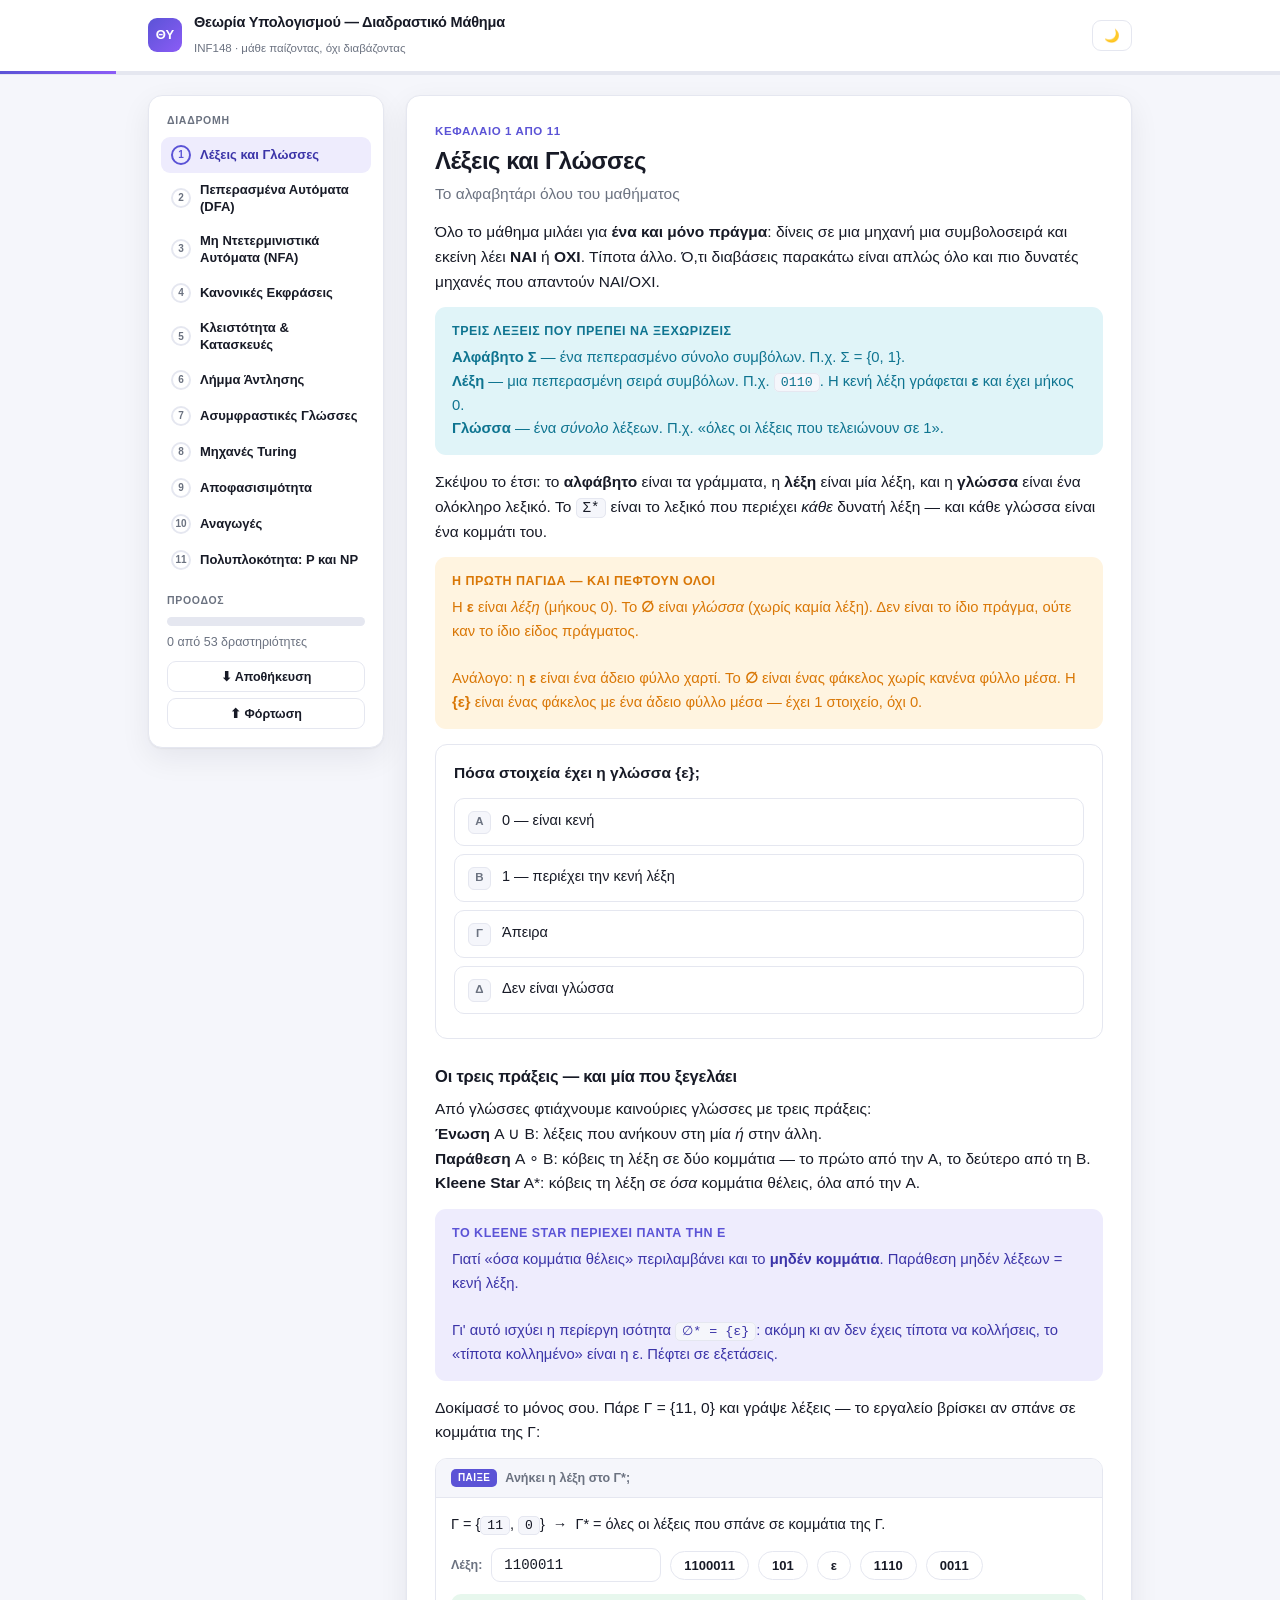
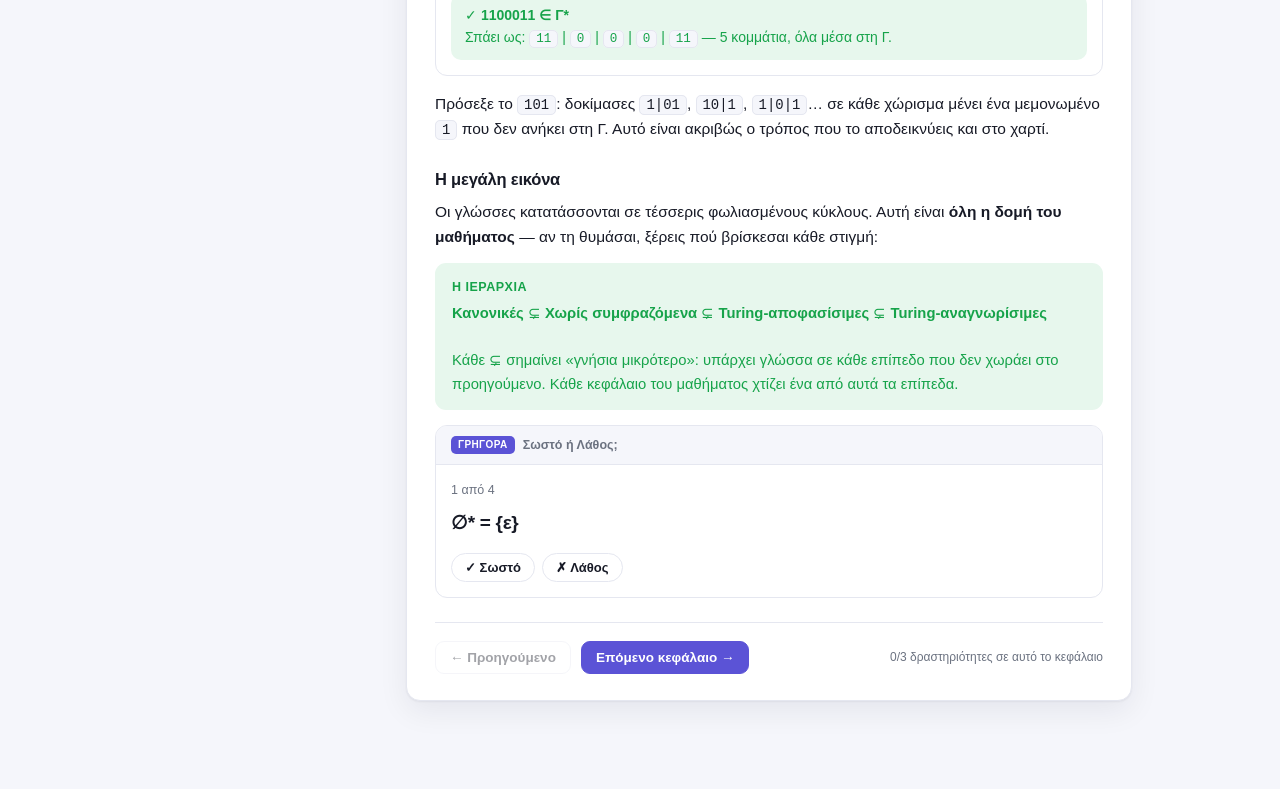
<file: mathima.html>
<!DOCTYPE html>
<html lang="el">
<head>
<meta charset="utf-8">
<meta name="viewport" content="width=device-width, initial-scale=1">
<title>Θεωρία Υπολογισμού — Διαδραστικό Μάθημα</title>
<style>
:root{
  --bg:#f5f6fb; --panel:#fff; --ink:#171a26; --muted:#6b7280; --line:#e5e7f0;
  --accent:#5b53d6; --accent2:#8b5cf6; --soft:#eeecfd; --accent-ink:#3b34a8;
  --ok:#16a34a; --ok-soft:#e7f7ed; --bad:#dc2626; --bad-soft:#fdeaea;
  --warn:#d97706; --warn-soft:#fff4e0; --info:#0e7490; --info-soft:#e0f4f8;
  --tape:#fffdf5; --r:14px; --sh:0 1px 2px rgba(16,20,45,.05),0 10px 30px rgba(16,20,45,.07);
}
body.dark{
  --bg:#101219; --panel:#181b25; --ink:#e9ebf3; --muted:#98a0b3; --line:#282d3c;
  --accent:#8b83ff; --accent2:#a78bfa; --soft:#252351; --accent-ink:#bdb7ff;
  --ok:#4ade80; --ok-soft:#152e1d; --bad:#f87171; --bad-soft:#391b1b;
  --warn:#fbbf24; --warn-soft:#372810; --info:#67e8f9; --info-soft:#0f2d36;
  --tape:#1e2230; --sh:0 1px 2px rgba(0,0,0,.3),0 10px 30px rgba(0,0,0,.3);
}
*{box-sizing:border-box}
html,body{margin:0;padding:0}
body{background:var(--bg);color:var(--ink);line-height:1.6;
  font-family:-apple-system,BlinkMacSystemFont,"Segoe UI",Roboto,"Helvetica Neue",Arial,"Noto Sans",sans-serif;
  -webkit-font-smoothing:antialiased;transition:background .2s,color .2s}
.mono{font-family:ui-monospace,SFMono-Regular,"SF Mono",Menlo,Consolas,monospace}

/* ---------- header ---------- */
header{position:sticky;top:0;z-index:60;background:var(--panel);border-bottom:1px solid var(--line)}
.hd{max-width:1020px;margin:0 auto;padding:11px 18px;display:flex;align-items:center;gap:12px}
.logo{width:34px;height:34px;border-radius:9px;background:linear-gradient(135deg,var(--accent),var(--accent2));
  display:grid;place-items:center;color:#fff;font-weight:800;font-size:13px;flex:none}
.htitle{margin-right:auto;min-width:0}
.htitle b{display:block;font-size:14.5px;font-weight:700;letter-spacing:-.2px;white-space:nowrap;overflow:hidden;text-overflow:ellipsis}
.htitle small{font-size:11.5px;color:var(--muted)}
.ib{border:1px solid var(--line);background:var(--panel);color:var(--ink);border-radius:9px;
  padding:7px 11px;font-size:12.5px;cursor:pointer;font-weight:600;font-family:inherit;transition:.15s;white-space:nowrap}
.ib:hover{border-color:var(--accent);color:var(--accent)}
.topbar{height:3px;background:var(--line)}
.topbar i{display:block;height:100%;background:linear-gradient(90deg,var(--accent),var(--accent2));transition:width .35s}

/* ---------- layout ---------- */
.shell{max-width:1020px;margin:0 auto;padding:20px 18px 90px;display:grid;
  grid-template-columns:236px 1fr;gap:22px;align-items:start}
@media(max-width:860px){.shell{grid-template-columns:1fr;gap:14px}}

/* ---------- sidebar ---------- */
.side{position:sticky;top:66px;background:var(--panel);border:1px solid var(--line);
  border-radius:var(--r);box-shadow:var(--sh);padding:12px;max-height:calc(100vh - 90px);overflow:auto}
@media(max-width:860px){.side{position:static;max-height:none}}
.side h4{font-size:10.5px;text-transform:uppercase;letter-spacing:.7px;color:var(--muted);margin:4px 6px 8px}
.navi{display:block;width:100%;text-align:start;border:0;background:transparent;color:var(--ink);
  padding:8px 10px;border-radius:9px;font-size:13px;font-weight:600;cursor:pointer;font-family:inherit;
  display:flex;gap:9px;align-items:center;transition:.12s;line-height:1.35}
.navi:hover{background:var(--bg)}
.navi.on{background:var(--soft);color:var(--accent-ink)}
.navi .dot{width:20px;height:20px;border-radius:50%;border:2px solid var(--line);flex:none;
  display:grid;place-items:center;font-size:10px;font-weight:800;color:var(--muted)}
.navi.on .dot{border-color:var(--accent);color:var(--accent)}
.navi.done .dot{background:var(--ok);border-color:var(--ok);color:#fff}
.navi span{min-width:0}

/* ---------- lesson card ---------- */
.card{background:var(--panel);border:1px solid var(--line);border-radius:var(--r);
  box-shadow:var(--sh);padding:26px 28px;animation:in .28s ease}
@keyframes in{from{opacity:0;transform:translateY(6px)}to{opacity:1;transform:none}}
@media(max-width:640px){.card{padding:20px 17px}}
.crumb{font-size:11.5px;font-weight:700;color:var(--accent);text-transform:uppercase;letter-spacing:.6px;margin-bottom:6px}
.card h2{font-size:24px;margin:0 0 6px;font-weight:750;letter-spacing:-.5px;line-height:1.25}
.card h3{font-size:16.5px;margin:24px 0 8px;font-weight:700;letter-spacing:-.2px}
.card p{margin:0 0 13px;font-size:15.5px}
.card ul,.card ol{margin:0 0 13px;padding-inline-start:22px;font-size:15.5px}
.card li{margin-bottom:6px}
.lead{font-size:16px;color:var(--muted)}
b,strong{font-weight:680}
code{background:var(--bg);border:1px solid var(--line);border-radius:5px;padding:1px 6px;
  font-family:ui-monospace,SFMono-Regular,Menlo,monospace;font-size:.9em}
kbd{background:var(--bg);border:1px solid var(--line);border-bottom-width:2px;border-radius:5px;
  padding:1px 5px;font-size:11px;font-family:ui-monospace,Menlo,monospace}

/* callouts */
.box{border-radius:11px;padding:13px 16px;margin:0 0 15px;font-size:14.8px;border:1px solid}
.box p:last-child{margin:0}
.box .t{font-weight:750;font-size:12.5px;text-transform:uppercase;letter-spacing:.5px;margin-bottom:5px;display:block}
.box.idea{background:var(--soft);border-color:transparent;color:var(--accent-ink)}
.box.warn{background:var(--warn-soft);border-color:transparent;color:var(--warn)}
.box.def{background:var(--info-soft);border-color:transparent;color:var(--info)}
.box.ok{background:var(--ok-soft);border-color:transparent;color:var(--ok)}
body.dark .box.idea,body.dark .box.warn,body.dark .box.def,body.dark .box.ok{color:var(--ink)}
body.dark .box .t{opacity:.9}
.box.idea .t{color:var(--accent)} .box.warn .t{color:var(--warn)}
.box.def .t{color:var(--info)} .box.ok .t{color:var(--ok)}

/* ---------- widget shell ---------- */
.w{border:1px solid var(--line);border-radius:12px;overflow:hidden;margin:0 0 16px;background:var(--panel)}
.w .wh{background:var(--bg);padding:9px 15px;font-size:12.5px;font-weight:700;color:var(--muted);
  display:flex;align-items:center;gap:8px;border-bottom:1px solid var(--line)}
.w .wh .tag{background:var(--accent);color:#fff;border-radius:5px;padding:1px 7px;font-size:10px;letter-spacing:.4px}
.w .wb{padding:15px}
.row{display:flex;gap:9px;align-items:center;flex-wrap:wrap}
.row.mb{margin-bottom:12px}
.btn{border:1px solid var(--line);background:var(--panel);color:var(--ink);border-radius:9px;
  padding:8px 14px;font-size:13.5px;font-weight:650;cursor:pointer;font-family:inherit;transition:.15s}
.btn:hover:not(:disabled){border-color:var(--accent);color:var(--accent)}
.btn:disabled{opacity:.4;cursor:default}
.btn.pri{background:var(--accent);border-color:var(--accent);color:#fff}
.btn.pri:hover:not(:disabled){filter:brightness(1.1);color:#fff}
.btn.sm{padding:6px 11px;font-size:12.5px}
input[type=text]{border:1px solid var(--line);background:var(--panel);color:var(--ink);border-radius:9px;
  padding:8px 12px;font-size:14px;font-family:ui-monospace,Menlo,monospace;width:170px}
input[type=text]:focus{outline:2px solid var(--accent);outline-offset:-1px;border-color:transparent}
select{border:1px solid var(--line);background:var(--panel);color:var(--ink);border-radius:9px;
  padding:8px 11px;font-size:13.5px;font-family:inherit}
.lbl{font-size:12.5px;color:var(--muted);font-weight:650}
.res{font-size:14px;margin-top:11px;padding:11px 14px;border-radius:10px;line-height:1.55}
.res.good{background:var(--ok-soft);color:var(--ok)}
.res.bad{background:var(--bad-soft);color:var(--bad)}
.res.neut{background:var(--bg);color:var(--muted)}
body.dark .res.good,body.dark .res.bad{color:var(--ink)}

/* ---------- automaton svg ---------- */
.autowrap{background:var(--tape);border:1px solid var(--line);border-radius:10px;overflow:auto}
svg.auto{display:block;margin:0 auto;max-width:100%}
.st circle{fill:var(--panel);stroke:var(--ink);stroke-width:2;transition:.2s}
.st.live circle{fill:var(--accent);stroke:var(--accent)}
.st.live text{fill:#fff}
.st.acc circle.outer{fill:none}
.st text{font-size:13px;font-weight:700;fill:var(--ink);text-anchor:middle;dominant-baseline:central;transition:.2s}
.ed{stroke:var(--muted);stroke-width:1.7;fill:none;marker-end:url(#ah);transition:.2s}
.ed.live{stroke:var(--accent);stroke-width:3}
.edl{font-size:12px;font-weight:700;fill:var(--muted);text-anchor:middle}
.edl.live{fill:var(--accent)}

/* ---------- tape ---------- */
.tape{display:flex;gap:4px;justify-content:center;flex-wrap:wrap;margin:14px 0 6px}
.cell{width:38px;height:44px;border:2px solid var(--line);border-radius:8px;background:var(--tape);
  display:grid;place-items:center;font-family:ui-monospace,Menlo,monospace;font-size:17px;font-weight:700;
  position:relative;transition:.18s;color:var(--ink)}
.cell.read{border-color:var(--muted);opacity:.45}
.cell.head{border-color:var(--accent);background:var(--soft);color:var(--accent-ink);
  transform:translateY(-4px);box-shadow:0 5px 14px rgba(91,83,214,.25)}
body.dark .cell.head{color:var(--ink)}
.cell.head::after{content:"▲";position:absolute;bottom:-17px;font-size:11px;color:var(--accent)}
.statusline{text-align:center;font-size:13.5px;color:var(--muted);min-height:22px;margin-top:16px}
.statusline b{color:var(--ink)}
.pill{display:inline-block;padding:3px 11px;border-radius:99px;font-size:12.5px;font-weight:700}
.pill.ok{background:var(--ok-soft);color:var(--ok)} .pill.bad{background:var(--bad-soft);color:var(--bad)}
.pill.run{background:var(--soft);color:var(--accent-ink)}

/* ---------- quiz ---------- */
.qz{border:1px solid var(--line);border-radius:12px;padding:16px 18px;margin:0 0 16px;background:var(--panel)}
.qz .qq{font-size:15.5px;font-weight:680;margin-bottom:12px}
.qopt{display:flex;gap:11px;align-items:flex-start;width:100%;border:1.5px solid var(--line);
  background:var(--panel);color:var(--ink);border-radius:10px;padding:11px 13px;cursor:pointer;
  font-family:inherit;font-size:14.5px;text-align:start;margin-bottom:8px;transition:.15s;line-height:1.5}
.qopt:hover:not(:disabled){border-color:var(--accent);background:var(--soft)}
.qopt:disabled{cursor:default}
.qopt .k{flex:none;width:23px;height:23px;border-radius:6px;background:var(--bg);border:1px solid var(--line);
  display:grid;place-items:center;font-size:11.5px;font-weight:700;color:var(--muted);margin-top:1px}
.qopt.right{border-color:var(--ok);background:var(--ok-soft)}
.qopt.right .k{background:var(--ok);border-color:var(--ok);color:#fff}
.qopt.wrong{border-color:var(--bad);background:var(--bad-soft)}
.qopt.wrong .k{background:var(--bad);border-color:var(--bad);color:#fff}
.qopt.dim{opacity:.5}
.fb{font-size:14px;padding:11px 14px;border-radius:10px;margin-top:4px}
.fb.good{background:var(--ok-soft)} .fb.bad{background:var(--bad-soft)}

/* ---------- misc ---------- */
.chips{display:flex;gap:7px;flex-wrap:wrap}
.chip{border:1px solid var(--line);background:var(--panel);color:var(--ink);border-radius:999px;
  padding:6px 13px;font-size:13px;font-weight:650;cursor:pointer;font-family:inherit;transition:.15s}
.chip:hover{border-color:var(--accent)}
.chip.on{background:var(--accent);border-color:var(--accent);color:#fff}
.chip.g{background:var(--ok-soft);border-color:var(--ok);color:var(--ok)}
.chip.b{background:var(--bad-soft);border-color:var(--bad);color:var(--bad)}
table.t{width:100%;border-collapse:collapse;font-size:14px}
table.t th,table.t td{border:1px solid var(--line);padding:7px 11px;text-align:center}
table.t th{background:var(--bg);font-size:12.5px;color:var(--muted);font-weight:700}
table.t td.hi{background:var(--soft);font-weight:700;color:var(--accent-ink)}
.foot{display:flex;gap:10px;align-items:center;margin-top:24px;padding-top:18px;border-top:1px solid var(--line);flex-wrap:wrap}
.sp{margin-inline-start:auto}
.hint{font-size:12px;color:var(--muted)}
.big{font-size:19px;font-weight:700;letter-spacing:-.3px}
.center{text-align:center}
.grid2{display:grid;grid-template-columns:1fr 1fr;gap:12px}
@media(max-width:640px){.grid2{grid-template-columns:1fr}}
.mini{font-size:12.5px;color:var(--muted)}
.bar{height:9px;border-radius:99px;background:var(--line);overflow:hidden}
.bar i{display:block;height:100%;background:var(--accent);transition:width .3s}
</style>
</head>
<body>
<header>
  <div class="hd">
    <div class="logo">ΘΥ</div>
    <div class="htitle">
      <b>Θεωρία Υπολογισμού — Διαδραστικό Μάθημα</b>
      <small id="subttl">INF148 · μάθε παίζοντας, όχι διαβάζοντας</small>
    </div>
    <button class="ib" id="themeB" title="Θέμα">🌙</button>
  </div>
  <div class="topbar"><i id="topbar" style="width:0"></i></div>
</header>

<div class="shell">
  <aside class="side">
    <h4>Διαδρομή</h4>
    <div id="nav"></div>
    <h4 style="margin-top:14px">Πρόοδος</h4>
    <div style="padding:0 6px 6px">
      <div class="bar"><i id="pbar" style="width:0"></i></div>
      <div class="mini" id="pinfo" style="margin-top:6px"></div>
      <button class="ib" id="saveB" style="width:100%;margin-top:9px">⬇ Αποθήκευση</button>
      <button class="ib" id="loadB" style="width:100%;margin-top:6px">⬆ Φόρτωση</button>
      <input type="file" id="loadF" accept=".json" style="display:none">
    </div>
  </aside>

  <main id="main"></main>
</div>
<script>
/* =========================================================
   ΜΗΧΑΝΗ ΑΥΤΟΜΑΤΩΝ  (rendering + simulation)
   ========================================================= */
const R = 24;
const $  = s => document.querySelector(s);
const $$ = s => [...document.querySelectorAll(s)];
const esc = s => String(s).replace(/&/g,'&amp;').replace(/</g,'&lt;').replace(/>/g,'&gt;');
let _uid = 0; const uid = () => 'u' + (++_uid);

/* ---------- geometry helpers ---------- */
function edgeKey(e){ return e.f + '→' + e.t; }
function groupEdges(A){
  const g = {};
  A.edges.forEach(e => { const k = edgeKey(e); (g[k] = g[k] || {f:e.f, t:e.t, syms:[]}).syms.push(e.s); });
  return Object.values(g);
}
function nodeOf(A,id){ return A.states.find(s => s.id === id); }

function edgePath(A, g, bidir){
  const a = nodeOf(A,g.f), b = nodeOf(A,g.t);
  if(g.f === g.t){                                    // self loop
    const x = a.x, y = a.y - R;
    return { d:`M ${x-13} ${y+4} C ${x-30} ${y-38}, ${x+30} ${y-38}, ${x+13} ${y+4}`,
             lx:x, ly:y-30 };
  }
  const dx = b.x-a.x, dy = b.y-a.y, L = Math.hypot(dx,dy) || 1;
  const ux = dx/L, uy = dy/L, px = -uy, py = ux;      // unit + perpendicular
  const off = bidir ? 17 : 0;
  const sx = a.x + ux*R + px*off*0.55, sy = a.y + uy*R + py*off*0.55;
  const ex = b.x - ux*(R+7) + px*off*0.55, ey = b.y - uy*(R+7) + py*off*0.55;
  const mx = (a.x+b.x)/2 + px*off, my = (a.y+b.y)/2 + py*off;
  const d = off ? `M ${sx} ${sy} Q ${mx} ${my} ${ex} ${ey}` : `M ${sx} ${sy} L ${ex} ${ey}`;
  return { d, lx: mx + px*13, ly: my + py*13 - 2 };
}

/* ---------- render ---------- */
function drawAutomaton(A, host, live, liveEdges){
  live = live || [];  liveEdges = liveEdges || [];
  const gs = groupEdges(A);
  const pairs = new Set(gs.map(g => g.f+'|'+g.t));
  let svg = `<svg class="auto" viewBox="0 0 ${A.w} ${A.h}" width="${A.w}" height="${A.h}">
    <defs>
      <marker id="ah" viewBox="0 0 10 10" refX="9" refY="5" markerWidth="6" markerHeight="6" orient="auto-start-reverse">
        <path d="M 0 0 L 10 5 L 0 10 z" fill="currentColor"/></marker>
    </defs>`;
  gs.forEach(g => {
    const bidir = g.f !== g.t && pairs.has(g.t+'|'+g.f);
    const p = edgePath(A, g, bidir);
    const on = liveEdges.some(le => le.f===g.f && le.t===g.t);
    svg += `<path class="ed${on?' live':''}" d="${p.d}" style="color:${on?'var(--accent)':'var(--muted)'}"/>`;
    svg += `<text class="edl${on?' live':''}" x="${p.lx}" y="${p.ly}">${esc(g.syms.join(','))}</text>`;
  });
  A.states.forEach(s => {
    const on = live.includes(s.id);
    if(s.start){
      svg += `<path class="ed" d="M ${s.x-R-26} ${s.y} L ${s.x-R-3} ${s.y}" style="color:var(--muted)"/>`;
      svg += `<text class="edl" x="${s.x-R-34}" y="${s.y+4}">start</text>`;
    }
    svg += `<g class="st${on?' live':''}${s.acc?' acc':''}">`;
    if(s.acc) svg += `<circle class="outer" cx="${s.x}" cy="${s.y}" r="${R+5}"/>`;
    svg += `<circle cx="${s.x}" cy="${s.y}" r="${R}"/><text x="${s.x}" y="${s.y}">${esc(s.label||s.id)}</text></g>`;
  });
  svg += `</svg>`;
  host.innerHTML = `<div class="autowrap">${svg}</div>`;
}

/* ---------- simulation ---------- */
function eclose(A, set){
  const out = new Set(set); const stack = [...set];
  while(stack.length){
    const q = stack.pop();
    A.edges.filter(e => e.f===q && e.s==='ε').forEach(e => {
      if(!out.has(e.t)){ out.add(e.t); stack.push(e.t); }
    });
  }
  return [...out];
}
function startSet(A){
  const st = A.states.find(s => s.start).id;
  return A.type==='nfa' ? eclose(A,[st]) : [st];
}
function stepSet(A, cur, sym){
  let nxt = [], used = [];
  cur.forEach(q => A.edges.filter(e => e.f===q && e.s===sym).forEach(e => {
    if(!nxt.includes(e.t)) nxt.push(e.t);
    used.push({f:e.f, t:e.t});
  }));
  if(A.type==='nfa'){
    const before = [...nxt];
    nxt = eclose(A, nxt);
    nxt.forEach(q => { if(!before.includes(q))
      A.edges.filter(e => e.s==='ε' && nxt.includes(e.f) && e.t===q).forEach(e => used.push({f:e.f,t:e.t})); });
  }
  return { nxt, used };
}
function accepts(A, w){
  let cur = startSet(A);
  for(const c of w){ cur = stepSet(A, cur, c).nxt; if(!cur.length) return false; }
  return cur.some(q => nodeOf(A,q).acc);
}

/* =========================================================
   WIDGET: αυτόματο με ταινία, play / step
   ========================================================= */
function wAutomaton(el, cfg){
  const A = cfg.A;
  const id = uid();
  el.innerHTML = `
   <div class="w">
     <div class="wh"><span class="tag">ΠΡΟΣΟΜΟΙΩΤΗΣ</span>${esc(cfg.title||'Δοκίμασε το αυτόματο')}</div>
     <div class="wb">
       <div class="row mb">
         <span class="lbl">Λέξη:</span>
         <input type="text" id="${id}i" value="${esc(cfg.w||'')}" spellcheck="false">
         ${(cfg.presets||[]).map(p=>`<button class="chip" data-p="${esc(p)}">${p===''?'ε':esc(p)}</button>`).join('')}
       </div>
       <div id="${id}g"></div>
       <div class="tape" id="${id}t"></div>
       <div class="statusline" id="${id}s"></div>
       <div class="row" style="justify-content:center;margin-top:12px">
         <button class="btn sm" id="${id}r">⟲ Αρχή</button>
         <button class="btn sm" id="${id}b">‹ Πίσω</button>
         <button class="btn pri sm" id="${id}n">Βήμα ›</button>
         <button class="btn sm" id="${id}p">▶ Αυτόματα</button>
       </div>
       ${cfg.note ? `<div class="mini" style="margin-top:11px;text-align:center">${cfg.note}</div>` : ''}
     </div>
   </div>`;

  const inp = $('#'+id+'i'), gh = $('#'+id+'g'), th = $('#'+id+'t'), sh = $('#'+id+'s');
  let word = inp.value, pos = 0, cur = startSet(A), lastEdges = [], dead = false, timer = null;

  function reset(){
    word = inp.value.trim(); pos = 0; cur = startSet(A); lastEdges = []; dead = false;
    stop(); render();
  }
  function stop(){ if(timer){ clearInterval(timer); timer=null; $('#'+id+'p').textContent='▶ Αυτόματα'; } }
  function step(){
    if(dead || pos >= word.length) return false;
    const c = word[pos];
    if(!A.alpha.includes(c)){ dead = true; lastEdges = []; render('badsym'); return false; }
    const r = stepSet(A, cur, c);
    cur = r.nxt; lastEdges = r.used; pos++;
    if(!cur.length) dead = true;
    render(); return true;
  }
  function back(){
    if(pos === 0) return;
    const target = pos-1; pos = 0; cur = startSet(A); dead = false; lastEdges = [];
    for(let i=0;i<target;i++){ const r = stepSet(A,cur,word[i]); cur = r.nxt; lastEdges = r.used; pos++; }
    render();
  }
  function render(err){
    drawAutomaton(A, gh, cur, lastEdges);
    th.innerHTML = word.length
      ? [...word].map((c,i)=>`<div class="cell ${i<pos?'read':''} ${i===pos?'head':''}">${esc(c)}</div>`).join('')
        + `<div class="cell ${pos>=word.length?'head':''}" style="opacity:.5">⊔</div>`
      : `<div class="cell head" style="opacity:.5">⊔</div>`;
    const done = pos >= word.length;
    const acc = done && !dead && cur.some(q => nodeOf(A,q).acc);
    let s = '';
    if(err === 'badsym'){
      s = `<span class="pill bad">Το σύμβολο «${esc(word[pos])}» δεν ανήκει στο αλφάβητο Σ = {${A.alpha.join(', ')}}</span>`;
    } else if(dead){
      s = `<span class="pill bad">Κόλλησε — δεν υπάρχει μετάβαση. Η λέξη ΔΕΝ γίνεται δεκτή.</span>`;
    } else if(done){
      s = acc ? `<span class="pill ok">✓ ΑΠΟΔΟΧΗ — κατέληξε σε κατάσταση αποδοχής</span>`
              : `<span class="pill bad">✗ ΑΠΟΡΡΙΨΗ — η τελική κατάσταση δεν είναι αποδοχής</span>`;
    } else {
      s = `<span class="pill run">Διάβασε ${pos} από ${word.length}</span>`;
    }
    const names = cur.map(q => nodeOf(A,q).label || q).join(', ');
    s += `<br><b>${A.type==='nfa' ? 'Πιθανές καταστάσεις' : 'Κατάσταση'}:</b> ${cur.length?esc(names):'—'}`;
    sh.innerHTML = s;
  }

  $('#'+id+'n').onclick = () => { stop(); step(); };
  $('#'+id+'b').onclick = () => { stop(); back(); };
  $('#'+id+'r').onclick = reset;
  $('#'+id+'p').onclick = e => {
    if(timer){ stop(); return; }
    if(pos >= word.length || dead) reset();
    e.target.textContent = '⏸ Παύση';
    timer = setInterval(() => { if(!step()) stop(); }, 700);
  };
  inp.oninput = reset;
  el.querySelectorAll('[data-p]').forEach(b => b.onclick = () => { inp.value = b.dataset.p; reset(); });
  reset();
}
/* =========================================================
   WIDGET: inline quiz
   ========================================================= */
function wQuiz(el, cfg){
  const id = uid();
  el.innerHTML = `<div class="qz"><div class="qq">${cfg.q}</div><div id="${id}o"></div><div id="${id}f"></div></div>`;
  const oh = $('#'+id+'o');
  oh.innerHTML = cfg.o.map((o,i)=>`<button class="qopt" data-i="${i}"><span class="k">${'ΑΒΓΔΕ'[i]}</span><span>${o}</span></button>`).join('');
  oh.querySelectorAll('.qopt').forEach(b => b.onclick = () => {
    const i = +b.dataset.i, ok = i === cfg.a;
    oh.querySelectorAll('.qopt').forEach((x,j)=>{
      x.disabled = true;
      if(j===cfg.a) x.classList.add('right');
      else if(j===i) x.classList.add('wrong');
      else x.classList.add('dim');
    });
    $('#'+id+'f').innerHTML = `<div class="fb ${ok?'good':'bad'}">${ok?'✓ ':'✗ '}${cfg.e}</div>`;
    markDone(el);
  });
}

/* =========================================================
   WIDGET: Kleene star splitter
   ========================================================= */
function wSplit(el, cfg){
  const id = uid(), G = cfg.G;
  el.innerHTML = `
   <div class="w"><div class="wh"><span class="tag">ΠΑΙΞΕ</span>Ανήκει η λέξη στο Γ*;</div><div class="wb">
     <p style="margin:0 0 11px;font-size:14.5px">Γ = {${G.map(g=>`<code>${g}</code>`).join(', ')}} &nbsp;→&nbsp; Γ* = όλες οι λέξεις που σπάνε σε κομμάτια της Γ.</p>
     <div class="row mb"><span class="lbl">Λέξη:</span><input type="text" id="${id}i" value="${cfg.w||''}" spellcheck="false">
       ${(cfg.presets||[]).map(p=>`<button class="chip" data-p="${p}">${p===''?'ε':p}</button>`).join('')}</div>
     <div id="${id}r"></div>
   </div></div>`;
  const inp = $('#'+id+'i'), rh = $('#'+id+'r');
  function split(w){                       // DP: returns array of pieces or null
    const n = w.length, back = new Array(n+1).fill(null); const ok = new Array(n+1).fill(false);
    ok[0] = true;
    for(let i=1;i<=n;i++) for(const g of G){
      if(g.length<=i && ok[i-g.length] && w.slice(i-g.length,i)===g){ ok[i]=true; back[i]=g; break; }
    }
    if(!ok[n]) return null;
    const out=[]; let i=n; while(i>0){ out.unshift(back[i]); i-=back[i].length; } return out;
  }
  function run(){
    const w = inp.value.trim();
    if(w===''){ rh.innerHTML = `<div class="res good">✓ Η κενή λέξη <b>ε</b> ανήκει ΠΑΝΤΑ στο Γ* — είναι η παράθεση μηδέν κομματιών. Ακόμη και ∅* = {ε}.</div>`; return; }
    const s = split(w);
    rh.innerHTML = s
      ? `<div class="res good">✓ <b>${w} ∈ Γ*</b><br>Σπάει ως: ${s.map(p=>`<code>${p}</code>`).join(' | ')} — ${s.length} κομμάτια, όλα μέσα στη Γ.</div>`
      : `<div class="res bad">✗ <b>${w} ∉ Γ*</b><br>Δοκίμασε κάθε δυνατό χώρισμα: σε καθένα μένει τουλάχιστον ένα κομμάτι που δεν ανήκει στη Γ.</div>`;
  }
  inp.oninput = run;
  el.querySelectorAll('[data-p]').forEach(b=>b.onclick=()=>{ inp.value=b.dataset.p; run(); });
  run();
}

/* =========================================================
   WIDGET: language membership sorter (regex-backed)
   ========================================================= */
function wWords(el, cfg){
  const id = uid();
  el.innerHTML = `
   <div class="w"><div class="wh"><span class="tag">ΠΑΙΞΕ</span>${cfg.title}</div><div class="wb">
     <p style="margin:0 0 12px;font-size:14.5px">${cfg.desc}</p>
     <p class="mini" style="margin:0 0 10px">Κάνε κλικ σε κάθε λέξη: ανήκει ή δεν ανήκει;</p>
     <div class="chips" id="${id}c"></div><div id="${id}r"></div>
   </div></div>`;
  const re = new RegExp(cfg.re), ch = $('#'+id+'c'), rh = $('#'+id+'r');
  let left = cfg.words.length;
  ch.innerHTML = cfg.words.map((w,i)=>`<button class="chip" data-i="${i}">${w===''?'ε':w}</button>`).join('');
  ch.querySelectorAll('.chip').forEach(b => b.onclick = () => {
    if(b.disabled) return;
    const w = cfg.words[+b.dataset.i], inL = re.test(w);
    b.disabled = true; b.classList.add(inL?'g':'b');
    b.textContent = (w===''?'ε':w) + (inL ? '  ✓ ανήκει' : '  ✗ όχι');
    if(--left===0) rh.innerHTML = `<div class="res neut">${cfg.after||''}</div>`, markDone(el);
  });
}

/* =========================================================
   WIDGET: subset construction (NFA → DFA)
   ========================================================= */
function wSubset(el, cfg){
  const id = uid();
  const rows = cfg.rows;           // [{from:'{1}', a:'{1,2}', b:'{1}', acc:false}]
  let step = 0;
  el.innerHTML = `<div class="w"><div class="wh"><span class="tag">ΧΤΙΣΕ ΤΟ</span>Από NFA σε ισοδύναμο DFA</div>
    <div class="wb"><div id="${id}b"></div></div></div>`;
  const bh = $('#'+id+'b');
  function draw(){
    let h = `<table class="t"><tr><th>Σύνολο καταστάσεων</th><th>με ${cfg.alpha[0]}</th><th>με ${cfg.alpha[1]}</th><th>τελική;</th></tr>`;
    rows.forEach((r,i)=>{
      if(i<step) h += `<tr><td class="hi">${r.from}</td><td>${r.a}</td><td>${r.b}</td><td>${r.acc?'✓ ΝΑΙ':'—'}</td></tr>`;
      else if(i===step) h += `<tr><td class="hi">${r.from}</td><td colspan="3" style="text-align:start">
        <span class="lbl">Διαβάζοντας <b>${cfg.alpha[0]}</b> από το ${r.from}, σε ποιο σύνολο πάμε;</span><br>
        <div class="chips" style="margin-top:7px">${r.opts.map((o,j)=>`<button class="chip" data-j="${j}">${o}</button>`).join('')}</div></td></tr>`;
      else h += `<tr style="opacity:.35"><td>?</td><td>?</td><td>?</td><td>?</td></tr>`;
    });
    h += `</table>`;
    if(step>=rows.length) h += `<div class="res good" style="margin-top:12px">${cfg.done}</div>`;
    bh.innerHTML = h;
    bh.querySelectorAll('[data-j]').forEach(b => b.onclick = () => {
      const r = rows[step], ok = +b.dataset.j === r.ans;
      if(ok){ step++; draw(); if(step>=rows.length) markDone(el); }
      else { b.classList.add('b'); b.disabled = true;
        bh.insertAdjacentHTML('beforeend', `<div class="res bad" style="margin-top:10px">${r.why}</div>`); }
    });
  }
  draw();
}

/* =========================================================
   WIDGET: pumping-lemma game
   ========================================================= */
function wPump(el, cfg){
  const id = uid(); let phase = 0, chosen = null, splitI = null;
  el.innerHTML = `<div class="w"><div class="wh"><span class="tag">ΠΑΙΧΝΙΔΙ</span>Λήμμα Άντλησης — εσύ εναντίον του «αντιπάλου»</div>
    <div class="wb"><div id="${id}b"></div></div></div>`;
  const bh = $('#'+id+'b');
  function draw(){
    let h = `<div class="box def" style="margin-bottom:14px"><span class="t">Η γλώσσα</span>${cfg.L}</div>`;
    h += `<p style="font-size:14.5px"><b>Γύρος 1 — ο αντίπαλος:</b> «Ας πούμε ότι η γλώσσα ΕΙΝΑΙ κανονική. Τότε υπάρχει αριθμός άντλησης <b>p = ${cfg.p}</b>.»</p>`;
    if(phase===0){
      h += `<p style="font-size:14.5px"><b>Γύρος 2 — εσύ:</b> διάλεξε λέξη w της γλώσσας με |w| ≥ ${cfg.p}. Διάλεξε σοφά!</p>
        <div class="chips">${cfg.words.map((w,i)=>`<button class="chip" data-w="${i}">${w.s}</button>`).join('')}</div>`;
    } else {
      const W = cfg.words[chosen];
      h += `<p style="font-size:14.5px"><b>Γύρος 2 — εσύ:</b> διάλεξες <code>${W.s}</code></p>`;
      if(W.bad){
        h += `<div class="res bad">${W.why}<br><br><button class="btn sm" id="${id}again">Ξαναδιάλεξε</button></div>`;
      } else if(phase===1){
        h += `<p style="font-size:14.5px"><b>Γύρος 3 — ο αντίπαλος</b> σπάει τη λέξη σε x·y·z (με y ≠ ε και |xy| ≤ ${cfg.p}). Διάλεξε ποιο σπάσιμο θα εξετάσεις:</p>
          <div class="chips">${W.splits.map((s,i)=>`<button class="chip" data-s="${i}">x=${s.x||'ε'}, y=${s.y}, z=${s.z||'ε'}</button>`).join('')}</div>
          <p class="mini" style="margin-top:9px">Παρατήρησε: όποιο κι αν διαλέξεις, το <b>y</b> βγαίνει πάντα ${W.hint}</p>`;
      } else {
        const S = W.splits[splitI];
        h += `<p style="font-size:14.5px"><b>Γύρος 3:</b> x = <code>${S.x||'ε'}</code>, y = <code>${S.y}</code>, z = <code>${S.z||'ε'}</code></p>
          <p style="font-size:14.5px"><b>Γύρος 4 — εσύ:</b> διάλεξε πόσες φορές θα επαναληφθεί το y. Θέλεις να βγάλεις λέξη ΕΚΤΟΣ της γλώσσας.</p>
          <div class="chips">${[0,1,2,3].map(i=>`<button class="chip" data-i="${i}">i = ${i}</button>`).join('')}</div>`;
        if(phase===3){
          const w = S.x + S.y.repeat(splitI2) + S.z;
          const inL = cfg.test(w);
          h += inL
            ? `<div class="res bad">Η λέξη <code>${w||'ε'}</code> <b>ανήκει</b> ακόμα στη γλώσσα — δεν βγήκε άτοπο. ${splitI2===1?'Λογικό: με i = 1 παίρνεις πίσω την αρχική λέξη! Δοκίμασε i = 0 ή i = 2.':'Δοκίμασε άλλο i.'}</div>`
            : `<div class="res good"><b>ΑΤΟΠΟ! 🎉</b><br>Με i = ${splitI2} παίρνεις <code>${w||'ε'}</code>, που <b>ΔΕΝ ανήκει</b> στη γλώσσα.<br><br>${cfg.win}</div>`;
        }
      }
    }
    bh.innerHTML = h;
    bh.querySelectorAll('[data-w]').forEach(b=>b.onclick=()=>{ chosen=+b.dataset.w; phase=1; draw(); });
    bh.querySelectorAll('[data-s]').forEach(b=>b.onclick=()=>{ splitI=+b.dataset.s; phase=2; draw(); });
    bh.querySelectorAll('[data-i]').forEach(b=>b.onclick=()=>{ splitI2=+b.dataset.i; phase=3; draw();
      if(!cfg.test(cfg.words[chosen].splits[splitI].x + cfg.words[chosen].splits[splitI].y.repeat(splitI2) + cfg.words[chosen].splits[splitI].z)) markDone(el); });
    const ag = $('#'+id+'again'); if(ag) ag.onclick=()=>{ phase=0; chosen=null; draw(); };
  }
  let splitI2 = 0;
  draw();
}

/* =========================================================
   WIDGET: CFG derivation builder
   ========================================================= */
function wDeriv(el, cfg){
  const id = uid();
  let form = [cfg.start], hist = [cfg.start];
  el.innerHTML = `<div class="w"><div class="wh"><span class="tag">ΧΤΙΣΕ ΤΟ</span>Παράγαγε τη λέξη με τους κανόνες</div>
    <div class="wb">
      <div class="box def" style="margin-bottom:13px"><span class="t">Γραμματική</span>
        ${cfg.rules.map(r=>`<code>${r.v} → ${r.to.length?r.to.join(''):'ε'}</code>`).join('&nbsp; ')}</div>
      <p style="font-size:14.5px;margin-bottom:6px"><b>Στόχος:</b> <code>${cfg.target||'(οτιδήποτε)'}</code></p>
      <div id="${id}b"></div></div></div>`;
  const bh = $('#'+id+'b');
  function draw(msg){
    const vars = cfg.rules.map(r=>r.v);
    let h = `<div style="font-family:ui-monospace,Menlo,monospace;font-size:15px;margin:12px 0;line-height:2.2">`;
    h += form.map((s,i)=> vars.includes(s)
        ? `<button class="chip on" data-k="${i}" style="padding:3px 10px">${s}</button>`
        : `<span style="padding:0 2px">${s}</span>`).join('');
    h += `</div>`;
    h += `<div class="mini">Παραγωγή: ${hist.map(x=>x===''?'ε':x).join(' ⇒ ')}</div>`;
    h += `<div id="${id}m"></div>`;
    const cur = form.join('');
    if(!form.some(s=>vars.includes(s))){
      h += cur===cfg.target
        ? `<div class="res good">✓ Τα κατάφερες! Παρήγαγες τη <code>${cur||'ε'}</code>. Αυτή η ακολουθία βημάτων λέγεται <b>παραγωγή</b>.</div>`
        : `<div class="res bad">Κατέληξες στη <code>${cur||'ε'}</code>, όχι στη <code>${cfg.target}</code>. Δεν πειράζει — και αυτή ανήκει στη γλώσσα!
             <br><button class="btn sm" id="${id}rst" style="margin-top:9px">⟲ Ξανά</button></div>`;
      if(cur===cfg.target) markDone(el);
    }
    bh.innerHTML = h;
    if(msg) $('#'+id+'m').innerHTML = msg;
    bh.querySelectorAll('[data-k]').forEach(b => b.onclick = () => {
      const k = +b.dataset.k, v = form[k];
      const opts = cfg.rules.filter(r=>r.v===v);
      $('#'+id+'m').innerHTML = `<div class="res neut"><b>Ποιον κανόνα για το ${v};</b><div class="chips" style="margin-top:8px">`
        + opts.map((r,j)=>`<button class="chip" data-a="${cfg.rules.indexOf(r)}" data-k2="${k}">${r.v} → ${r.to.length?r.to.join(''):'ε'}</button>`).join('')
        + `</div></div>`;
      $('#'+id+'m').querySelectorAll('[data-a]').forEach(x => x.onclick = () => {
        const r = cfg.rules[+x.dataset.a], kk = +x.dataset.k2;
        form = [...form.slice(0,kk), ...r.to, ...form.slice(kk+1)];
        hist.push(form.join(''));
        draw();
      });
    });
    const rs = $('#'+id+'rst'); if(rs) rs.onclick = () => { form=[cfg.start]; hist=[cfg.start]; draw(); };
  }
  draw();
}

/* =========================================================
   WIDGET: Turing machine tape simulator
   ========================================================= */
function wTM(el, cfg){
  const id = uid(), D = cfg.delta;
  el.innerHTML = `
   <div class="w"><div class="wh"><span class="tag">ΠΡΟΣΟΜΟΙΩΤΗΣ</span>${cfg.title}</div><div class="wb">
     <div class="row mb"><span class="lbl">Είσοδος:</span><input type="text" id="${id}i" value="${cfg.w}" spellcheck="false">
       ${(cfg.presets||[]).map(p=>`<button class="chip" data-p="${p}">${p===''?'ε':p}</button>`).join('')}</div>
     <div class="tape" id="${id}t"></div>
     <div class="statusline" id="${id}s"></div>
     <div class="row" style="justify-content:center;margin-top:14px">
       <button class="btn sm" id="${id}r">⟲ Αρχή</button>
       <button class="btn pri sm" id="${id}n">Βήμα ›</button>
       <button class="btn sm" id="${id}p">▶ Αυτόματα</button>
       <button class="btn sm" id="${id}f">⏭ Μέχρι τέλους</button>
     </div>
     ${cfg.note?`<div class="mini" style="margin-top:12px">${cfg.note}</div>`:''}
   </div></div>`;
  const inp = $('#'+id+'i'), th = $('#'+id+'t'), sh = $('#'+id+'s');
  let tape=[], head=1, st='q1', steps=0, timer=null;
  function reset(){
    tape = ['⊔', ...inp.value.trim().split(''), '⊔','⊔'];
    head = 1; st = 'q1'; steps = 0; stop(); render();
  }
  function stop(){ if(timer){ clearInterval(timer); timer=null; $('#'+id+'p').textContent='▶ Αυτόματα'; } }
  function step(){
    if(st==='qacc'||st==='qrej') return false;
    while(head >= tape.length) tape.push('⊔');
    const sym = tape[head], t = (D[st]||{})[sym];
    if(!t){ st='qrej'; render(); return false; }
    tape[head] = t[1]; st = t[0];
    head += (t[2]==='R'?1:-1);
    if(head < 0){ tape.unshift('⊔'); head = 0; }
    steps++; render(); return st!=='qacc' && st!=='qrej';
  }
  function render(){
    while(head >= tape.length) tape.push('⊔');
    th.innerHTML = tape.map((c,i)=>`<div class="cell ${i===head?'head':''}">${c}</div>`).join('');
    let s;
    if(st==='qacc') s = `<span class="pill ok">✓ ΑΠΟΔΟΧΗ — η μηχανή σταμάτησε στην q_accept</span>`;
    else if(st==='qrej') s = `<span class="pill bad">✗ ΑΠΟΡΡΙΨΗ — η μηχανή σταμάτησε στην q_reject</span>`;
    else s = `<span class="pill run">Τρέχει…</span>`;
    s += `<br><b>Κατάσταση:</b> ${st} &nbsp;·&nbsp; <b>Βήματα:</b> ${steps}`;
    if(cfg.legend && st!=='qacc' && st!=='qrej') s += `<br><span class="mini">${cfg.legend[st]||''}</span>`;
    sh.innerHTML = s;
  }
  $('#'+id+'n').onclick=()=>{stop();step();};
  $('#'+id+'r').onclick=reset;
  $('#'+id+'f').onclick=()=>{stop(); let g=0; while(step() && g++<3000){} };
  $('#'+id+'p').onclick=e=>{ if(timer){stop();return;}
    if(st==='qacc'||st==='qrej') reset();
    e.target.textContent='⏸ Παύση'; timer=setInterval(()=>{ if(!step()) stop(); },380); };
  inp.oninput=reset;
  el.querySelectorAll('[data-p]').forEach(b=>b.onclick=()=>{inp.value=b.dataset.p;reset();});
  reset();
}

/* =========================================================
   WIDGET: κατάταξη γλώσσας σε κλάση
   ========================================================= */
function wClassify(el, cfg){
  const id = uid(); let i = 0, score = 0;
  const CL = ['Κανονική','Χωρίς συμφραζόμενα (όχι κανονική)','Αποφασίσιμη (όχι CFL)','Αναγνωρίσιμη ή χειρότερη'];
  el.innerHTML = `<div class="w"><div class="wh"><span class="tag">ΤΑΞΙΝΟΜΗΣΕ</span>Σε ποια κλάση ανήκει η γλώσσα;</div>
    <div class="wb"><div id="${id}b"></div></div></div>`;
  const bh = $('#'+id+'b');
  function draw(fb){
    if(i>=cfg.items.length){
      bh.innerHTML = `<div class="res ${score===cfg.items.length?'good':'neut'}">Τελείωσες: <b>${score}/${cfg.items.length}</b> σωστά.
        <br>Θυμήσου την ιεραρχία: <b>Κανονικές ⊊ Χωρίς συμφραζόμενα ⊊ Αποφασίσιμες ⊊ Αναγνωρίσιμες</b>.</div>`;
      markDone(el); return;
    }
    const it = cfg.items[i];
    bh.innerHTML = `<div class="mini" style="margin-bottom:8px">${i+1} από ${cfg.items.length}</div>
      <div class="big" style="margin-bottom:14px">${it.L}</div>
      <div class="chips">${CL.map((c,j)=>`<button class="chip" data-j="${j}">${c}</button>`).join('')}</div>
      ${fb||''}`;
    bh.querySelectorAll('[data-j]').forEach(b=>b.onclick=()=>{
      const ok = +b.dataset.j===it.a; if(ok) score++;
      const f = `<div class="res ${ok?'good':'bad'}">${ok?'✓ Σωστά. ':'✗ Είναι <b>'+CL[it.a]+'</b>. '}${it.e}
        <br><button class="btn sm" id="${id}nx" style="margin-top:9px">Επόμενη ›</button></div>`;
      draw(f); $('#'+id+'nx').onclick=()=>{ i++; draw(); };
    });
  }
  draw();
}

/* =========================================================
   WIDGET: κατασκευή αναγωγής
   ========================================================= */
function wReduce(el, cfg){
  const id = uid(); let i = 0;
  el.innerHTML = `<div class="w"><div class="wh"><span class="tag">ΧΤΙΣΕ ΤΟ</span>Φτιάξε τη σωστή αναγωγή</div>
    <div class="wb"><div id="${id}b"></div></div></div>`;
  const bh = $('#'+id+'b');
  function draw(fb){
    if(i>=cfg.items.length){ bh.innerHTML = `<div class="res good">${cfg.done}</div>`; markDone(el); return; }
    const it = cfg.items[i];
    bh.innerHTML = `
      <div style="display:flex;align-items:center;gap:8px;flex-wrap:wrap;justify-content:center;margin-bottom:15px;
        font-size:13px;font-weight:700">
        <span class="pill run">⟨M, w⟩</span><span style="color:var(--muted)">→</span>
        <span class="pill" style="background:var(--warn-soft);color:var(--warn)">F: κατασκευάζει…</span>
        <span style="color:var(--muted)">→</span>
        <span class="pill" style="background:var(--info-soft);color:var(--info)">R: αποφασίζει το ${it.B}</span>
      </div>
      <p style="font-size:14.5px"><b>Θέλουμε να δείξουμε ότι το ${it.B} είναι μη επιλύσιμο</b>, ανάγοντας από την L_TM.
        Ποια μηχανή πρέπει να κατασκευάσει η F;</p>
      <div class="chips" style="flex-direction:column;align-items:stretch">
        ${it.o.map((o,j)=>`<button class="chip" data-j="${j}" style="text-align:start;border-radius:10px">${o}</button>`).join('')}
      </div>${fb||''}`;
    bh.querySelectorAll('[data-j]').forEach(b=>b.onclick=()=>{
      const ok = +b.dataset.j===it.a;
      const f = `<div class="res ${ok?'good':'bad'}" style="margin-top:12px">${ok?'✓ Ακριβώς. ':'✗ Όχι. '}${it.e}
        <br><button class="btn sm" id="${id}nx" style="margin-top:9px">Επόμενο ›</button></div>`;
      draw(f); $('#'+id+'nx').onclick=()=>{ i++; draw(); };
    });
  }
  draw();
}

/* =========================================================
   WIDGET: 3SAT → CLIQUE
   ========================================================= */
function wClique(el, cfg){
  const id = uid();
  const CL = cfg.clauses;                      // [['x1','x2','!x3'], ...]
  const vars = cfg.vars;                       // ['x1','x2','x3']
  let val = {}; vars.forEach(v=>val[v]=false);
  const nodes = [];
  const cx=[150,420,285], cy=[70,70,250];      // clause centres
  CL.forEach((c,ci)=>c.forEach((lit,li)=>{
    const ang = -Math.PI/2 + li*(2*Math.PI/3);
    nodes.push({lit, ci, x:cx[ci]+Math.cos(ang)*52, y:cy[ci]+Math.sin(ang)*52});
  }));
  const truth = lit => lit[0]==='!' ? !val[lit.slice(1)] : val[lit];
  const compat = (a,b) => a.ci!==b.ci && !(a.lit.replace('!','')===b.lit.replace('!','') && (a.lit[0]==='!')!==(b.lit[0]==='!'));
  el.innerHTML = `<div class="w"><div class="wh"><span class="tag">ΠΑΙΞΕ</span>Από τύπο 3CNF σε γράφο — βρες την κλίκα</div>
    <div class="wb">
      <p style="font-size:14.5px;margin-bottom:10px"><b>φ =</b> ${CL.map(c=>'('+c.map(l=>l.replace('!','¬')).join(' ∨ ')+')').join(' ∧ ')}</p>
      <div class="row mb"><span class="lbl">Ανάθεση τιμών:</span>
        ${vars.map(v=>`<button class="chip" data-v="${v}">${v} = ΨΕΥΔΕΣ</button>`).join('')}</div>
      <div id="${id}g"></div><div id="${id}r"></div>
    </div></div>`;
  const gh = $('#'+id+'g'), rh = $('#'+id+'r');
  function draw(){
    const T = nodes.map(n => truth(n.lit));
    let picked = [];                            // one true literal per clause forming clique
    for(let ci=0;ci<CL.length;ci++){
      const cand = nodes.map((n,i)=>({n,i})).filter(o=>o.n.ci===ci && T[o.i]);
      if(cand.length) picked.push(cand[0].i);
    }
    const isClique = picked.length===CL.length &&
      picked.every((a,i)=>picked.every((b,j)=>i===j||compat(nodes[a],nodes[b])));
    let svg = `<svg class="auto" viewBox="0 0 570 340" width="570" height="340">`;
    let hot = '';
    nodes.forEach((a,i)=>nodes.forEach((b,j)=>{ if(i<j && compat(a,b)){
      const on = isClique && picked.includes(i) && picked.includes(j);
      const ln = `<line x1="${a.x}" y1="${a.y}" x2="${b.x}" y2="${b.y}"
        stroke="${on?'var(--ok)':'var(--line)'}" stroke-width="${on?4:1.2}"/>`;
      if(on) hot += ln; else svg += ln; }}));
    svg += hot;                                   // οι ακμές της κλίκας πάνω απ' όλα
    CL.forEach((c,ci)=>{ svg += `<text x="${cx[ci]}" y="${cy[ci]+4}" style="font-size:11px;font-weight:700;fill:var(--muted);text-anchor:middle">ρήτρα ${ci+1}</text>`; });
    nodes.forEach((n,i)=>{
      const on = T[i], inC = isClique && picked.includes(i);
      svg += `<circle cx="${n.x}" cy="${n.y}" r="20"
        fill="${inC?'var(--ok)':on?'var(--soft)':'var(--panel)'}"
        stroke="${inC?'var(--ok)':on?'var(--accent)':'var(--line)'}" stroke-width="2"/>`;
      svg += `<text x="${n.x}" y="${n.y}" style="font-size:11.5px;font-weight:700;text-anchor:middle;dominant-baseline:central;
        fill:${inC?'#fff':'var(--ink)'}">${n.lit.replace('!','¬')}</text>`;
    });
    svg += `</svg>`;
    gh.innerHTML = `<div class="autowrap">${svg}</div>`;
    const sat = CL.every((c,ci)=>c.some((l,li)=>truth(l)));
    rh.innerHTML = sat
      ? `<div class="res good">✓ Ο τύπος <b>ικανοποιείται</b> — και ο γράφος έχει <b>${CL.length}-κλίκα</b> (πράσινοι κόμβοι).
          <br>Αυτό είναι όλη η αναγωγή: <b>φ ικανοποιήσιμος ⇔ ο G έχει k-κλίκα</b>, με k = πλήθος ρητρών.</div>`
      : `<div class="res bad">✗ Ο τύπος <b>δεν ικανοποιείται</b> με αυτές τις τιμές — υπάρχει ρήτρα χωρίς κανένα αληθές literal, άρα δεν βρίσκεις ${CL.length} κόμβους έναν από κάθε ρήτρα.</div>`;
    el.querySelectorAll('[data-v]').forEach(b=>{
      b.textContent = `${b.dataset.v} = ${val[b.dataset.v]?'ΑΛΗΘΕΣ':'ΨΕΥΔΕΣ'}`;
      b.classList.toggle('on', val[b.dataset.v]);
    });
    if(sat) markDone(el);
  }
  el.querySelectorAll('[data-v]').forEach(b=>b.onclick=()=>{ val[b.dataset.v]=!val[b.dataset.v]; draw(); });
  draw();
}

/* =========================================================
   WIDGET: ρυθμοί αύξησης
   ========================================================= */
function wGrowth(el){
  const id = uid();
  el.innerHTML = `<div class="w"><div class="wh"><span class="tag">ΔΕΣ ΤΟ</span>Γιατί το «πολυωνυμικό» είναι τόσο σημαντικό</div>
    <div class="wb">
      <div class="row mb"><span class="lbl">Μέγεθος εισόδου n:</span>
        <input type="range" id="${id}s" min="1" max="60" value="12" style="flex:1;min-width:150px">
        <b id="${id}v" class="mono" style="width:34px">12</b></div>
      <div id="${id}o"></div></div></div>`;
  const sl = $('#'+id+'s'), vv = $('#'+id+'v'), oh = $('#'+id+'o');
  const fmt = x => x<1e4 ? x.toLocaleString('el') :
    x<1e15 ? Math.round(x).toLocaleString('el') : x.toExponential(2).replace('e+','×10^');
  function human(steps){
    const s = steps/1e9;                    // 1 δισ. βήματα/δευτ.
    if(s<1) return 'ακαριαία';
    if(s<60) return Math.round(s)+' δευτ.';
    if(s<3600) return Math.round(s/60)+' λεπτά';
    if(s<86400) return Math.round(s/3600)+' ώρες';
    if(s<3.15e7) return Math.round(s/86400)+' μέρες';
    if(s<3.15e10) return Math.round(s/3.15e7)+' χρόνια';
    return fmt(s/3.15e7)+' χρόνια';
  }
  function draw(){
    const n = +sl.value; vv.textContent = n;
    const rows = [['n','γραμμικό',n],['n²','τετραγωνικό',n*n],['n³','κυβικό',n**3],['2ⁿ','εκθετικό',Math.pow(2,n)]];
    const max = Math.max(...rows.map(r=>Math.log10(Math.max(r[2],1))));
    oh.innerHTML = rows.map(r=>{
      const pct = Math.max(2, Math.log10(Math.max(r[2],1))/Math.max(max,1)*100);
      const exp = r[0]==='2ⁿ';
      return `<div style="margin-bottom:11px">
        <div style="display:flex;justify-content:space-between;font-size:13px;margin-bottom:4px">
          <b class="mono">${r[0]}</b><span class="mini">${r[1]} · ${fmt(r[2])} βήματα · ${human(r[2])}</span></div>
        <div class="bar"><i style="width:${pct}%;background:${exp?'var(--bad)':'var(--ok)'}"></i></div></div>`;
    }).join('') + `<div class="res neut" style="margin-top:6px">Οι τρεις πράσινες είναι <b>πολυωνυμικές</b> — μεγαλώνουν «λογικά».
      Η κόκκινη είναι <b>εκθετική</b>: στο n = 60 χρειάζεσαι περισσότερο χρόνο από την ηλικία του σύμπαντος.
      Αυτή είναι όλη η διαφορά ανάμεσα στο <b>P</b> και στο «δεν ξέρουμε γρήγορο αλγόριθμο».</div>`;
  }
  sl.oninput = draw; draw();
}

/* =========================================================
   WIDGET: σωστό / λάθος γρήγορα
   ========================================================= */
function wTF(el, cfg){
  const id = uid(); let i = 0, sc = 0;
  el.innerHTML = `<div class="w"><div class="wh"><span class="tag">ΓΡΗΓΟΡΑ</span>Σωστό ή Λάθος;</div>
    <div class="wb"><div id="${id}b"></div></div></div>`;
  const bh = $('#'+id+'b');
  function draw(fb){
    if(i>=cfg.items.length){
      bh.innerHTML = `<div class="res ${sc===cfg.items.length?'good':'neut'}">Σκορ: <b>${sc}/${cfg.items.length}</b></div>`;
      markDone(el); return;
    }
    bh.innerHTML = `<div class="mini" style="margin-bottom:8px">${i+1} από ${cfg.items.length}</div>
      <div class="big" style="margin-bottom:14px">${cfg.items[i].s}</div>
      <div class="chips"><button class="chip" data-v="1">✓ Σωστό</button><button class="chip" data-v="0">✗ Λάθος</button></div>${fb||''}`;
    bh.querySelectorAll('[data-v]').forEach(b=>b.onclick=()=>{
      const ok = (b.dataset.v==='1') === cfg.items[i].t; if(ok) sc++;
      const f = `<div class="res ${ok?'good':'bad'}" style="margin-top:12px">${ok?'✓ ':'✗ '}${cfg.items[i].e}
        <br><button class="btn sm" id="${id}nx" style="margin-top:9px">Επόμενο ›</button></div>`;
      draw(f); $('#'+id+'nx').onclick=()=>{ i++; draw(); };
    });
  }
  draw();
}

/* =========================================================
   WIDGET: αυτόματο στοίβας (PDA) με ζωντανή στοίβα
   ========================================================= */
function wPDA(el, cfg){
  const P = cfg.P, id = uid();
  const A = { type:'dfa', alpha:P.alpha, w:P.w, h:P.h, states:P.states,
    edges: P.edges.map(e => ({f:e.f, t:e.t, s:`${e.r||'ε'},${e.pop||'ε'}→${e.push||'ε'}`})) };
  el.innerHTML = `
   <div class="w"><div class="wh"><span class="tag">ΠΡΟΣΟΜΟΙΩΤΗΣ</span>${esc(cfg.title)}</div><div class="wb">
     <div class="row mb"><span class="lbl">Λέξη:</span>
       <input type="text" id="${id}i" value="${esc(cfg.w||'')}" spellcheck="false">
       ${(cfg.presets||[]).map(p=>`<button class="chip" data-p="${esc(p)}">${p===''?'ε':esc(p)}</button>`).join('')}</div>
     <div id="${id}g"></div>
     <div style="display:flex;gap:20px;align-items:flex-end;justify-content:center;margin-top:14px;flex-wrap:wrap">
       <div><div class="mini center" style="margin-bottom:5px">ΤΑΙΝΙΑ ΕΙΣΟΔΟΥ</div><div class="tape" id="${id}t" style="margin:0"></div></div>
       <div><div class="mini center" style="margin-bottom:5px">ΣΤΟΙΒΑ</div><div id="${id}k"></div></div>
     </div>
     <div class="statusline" id="${id}s"></div>
     <div class="row" style="justify-content:center;margin-top:12px">
       <button class="btn sm" id="${id}r">⟲ Αρχή</button>
       <button class="btn pri sm" id="${id}n">Βήμα ›</button>
       <button class="btn sm" id="${id}p">▶ Αυτόματα</button>
     </div>
     ${cfg.note?`<div class="mini" style="margin-top:11px;text-align:center">${cfg.note}</div>`:''}
   </div></div>`;
  const inp=$('#'+id+'i'), gh=$('#'+id+'g'), th=$('#'+id+'t'), kh=$('#'+id+'k'), sh=$('#'+id+'s');
  let word='', pos=0, st='', stack=[], liveE=[], stuck=false, timer=null;

  function reset(){ word=inp.value.trim(); pos=0; stack=[]; stuck=false; liveE=[];
    st=P.states.find(s=>s.start).id; stop(); render(); }
  function stop(){ if(timer){clearInterval(timer);timer=null;$('#'+id+'p').textContent='▶ Αυτόματα';} }
  function pick(){
    const top = stack.length ? stack[stack.length-1] : null;
    const ok = e => (!e.pop || e.pop===top) &&
                    (!e.r ? true : (pos<word.length && word[pos]===e.r));
    const cand = P.edges.filter(e => e.f===st && ok(e));
    const byRead = cand.find(e => e.r);
    if(byRead) return byRead;                       // προτίμησε πάντα να διαβάσεις σύμβολο
    const left = pos < word.length;                 // μένει είσοδος;
    // ε-μετάβαση προς κατάσταση αποδοχής επιτρέπεται μόνο αφού τελειώσει η λέξη
    return cand.find(e => !e.r && !(left && nodeOf(A,e.t).acc)) || null;
  }
  function step(){
    if(stuck) return false;
    const e = pick();
    if(!e){ stuck = true; render(); return false; }
    if(e.pop) stack.pop();
    if(e.push) stack.push(e.push);
    if(e.r) pos++;
    st = e.t; liveE = [{f:e.f,t:e.t}];
    render(); return true;
  }
  function render(){
    drawAutomaton(A, gh, [st], liveE);
    th.innerHTML = word.length
      ? [...word].map((c,i)=>`<div class="cell ${i<pos?'read':''} ${i===pos?'head':''}">${esc(c)}</div>`).join('')
        + `<div class="cell ${pos>=word.length?'head':''}" style="opacity:.5">⊔</div>`
      : `<div class="cell head" style="opacity:.5">⊔</div>`;
    kh.innerHTML = `<div style="display:flex;flex-direction:column-reverse;gap:3px;align-items:center">`
      + (stack.length ? stack.map(s=>`<div class="cell" style="width:34px;height:32px;font-size:15px">${esc(s)}</div>`).join('')
                      : `<div class="mini" style="padding:9px 14px;border:1px dashed var(--line);border-radius:8px">άδεια</div>`)
      + `</div>`;
    const done = pos>=word.length, acc = done && nodeOf(A,st).acc;
    let s;
    if(acc) s = `<span class="pill ok">✓ ΑΠΟΔΟΧΗ</span>`;
    else if(stuck) s = done
      ? `<span class="pill bad">✗ ΑΠΟΡΡΙΨΗ — τελείωσε η λέξη αλλά δεν είμαστε σε κατάσταση αποδοχής</span>`
      : `<span class="pill bad">✗ ΚΟΛΛΗΣΕ στο «${esc(word[pos])}» — καμία μετάβαση δεν ταιριάζει με αυτό το σύμβολο και αυτή την κορυφή στοίβας. Η λέξη ΑΠΟΡΡΙΠΤΕΤΑΙ.</span>`;
    else s = `<span class="pill run">Διάβασε ${pos} από ${word.length} · στοίβα: ${stack.length}</span>`;
    s += `<br><b>Κατάσταση:</b> ${esc(nodeOf(A,st).label||st)} &nbsp;·&nbsp; <b>Κορυφή στοίβας:</b> ${stack.length?esc(stack[stack.length-1]):'—'}`;
    sh.innerHTML = s;
    if(acc) markDone(el);
  }
  $('#'+id+'n').onclick=()=>{stop();step();};
  $('#'+id+'r').onclick=reset;
  $('#'+id+'p').onclick=e=>{ if(timer){stop();return;}
    if(stuck||pos>=word.length) reset();
    e.target.textContent='⏸ Παύση'; timer=setInterval(()=>{ if(!step()) stop(); },650); };
  inp.oninput=reset;
  el.querySelectorAll('[data-p]').forEach(b=>b.onclick=()=>{inp.value=b.dataset.p;reset();});
  reset();
}

/* =========================================================
   WIDGET: βήμα-βήμα απόδειξη / κατασκευή
   ========================================================= */
function wSteps(el, cfg){
  const id = uid(); let i = 0;
  el.innerHTML = `<div class="w"><div class="wh"><span class="tag">ΒΗΜΑ-ΒΗΜΑ</span>${esc(cfg.title)}</div>
    <div class="wb"><div id="${id}b"></div>
    <div class="row" style="margin-top:13px"><button class="btn pri sm" id="${id}n">Επόμενο βήμα ›</button>
      <button class="btn sm" id="${id}r">⟲ Από την αρχή</button>
      <span class="sp mini" id="${id}c"></span></div></div></div>`;
  const bh=$('#'+id+'b');
  function draw(){
    bh.innerHTML = cfg.steps.slice(0,i+1).map((s,j)=>
      `<div style="${j<i?'opacity:.6;':''}margin-bottom:13px">
         <div style="font-size:12px;font-weight:700;color:var(--accent);letter-spacing:.4px">ΒΗΜΑ ${j+1} — ${esc(s.t)}</div>
         <div style="font-size:14.8px;margin-top:4px">${s.c}</div></div>`).join('');
    $('#'+id+'c').textContent = `${i+1} από ${cfg.steps.length}`;
    $('#'+id+'n').disabled = i >= cfg.steps.length-1;
    if(i >= cfg.steps.length-1){
      bh.insertAdjacentHTML('beforeend', `<div class="res good">${cfg.done}</div>`);
      markDone(el);
    }
  }
  $('#'+id+'n').onclick=()=>{ if(i<cfg.steps.length-1){ i++; draw(); } };
  $('#'+id+'r').onclick=()=>{ i=0; draw(); };
  draw();
}
/* =========================================================
   ΑΥΤΟΜΑΤΑ (ορισμοί)
   ========================================================= */
const AUT = {
  ends1:{ type:'dfa', alpha:['0','1'], w:380, h:185,
    states:[{id:'q1',x:120,y:112,start:1,label:'q₁'},{id:'q2',x:265,y:112,acc:1,label:'q₂'}],
    edges:[{f:'q1',t:'q1',s:'0'},{f:'q1',t:'q2',s:'1'},{f:'q2',t:'q2',s:'1'},{f:'q2',t:'q1',s:'0'}]},

  odd1:{ type:'dfa', alpha:['0','1'], w:400, h:185,
    states:[{id:'a',x:125,y:112,start:1,label:'άρτ'},{id:'p',x:280,y:112,acc:1,label:'περ'}],
    edges:[{f:'a',t:'a',s:'0'},{f:'a',t:'p',s:'1'},{f:'p',t:'a',s:'1'},{f:'p',t:'p',s:'0'}]},

  c001:{ type:'dfa', alpha:['0','1'], w:580, h:195,
    states:[{id:'q1',x:90,y:118,start:1,label:'q₁'},{id:'q2',x:225,y:118,label:'q₂'},
            {id:'q3',x:360,y:118,label:'q₃'},{id:'q4',x:495,y:118,acc:1,label:'q₄'}],
    edges:[{f:'q1',t:'q1',s:'1'},{f:'q1',t:'q2',s:'0'},{f:'q2',t:'q3',s:'0'},{f:'q2',t:'q1',s:'1'},
           {f:'q3',t:'q3',s:'0'},{f:'q3',t:'q4',s:'1'},{f:'q4',t:'q4',s:'0'},{f:'q4',t:'q4',s:'1'}]},

  endsAB:{ type:'dfa', alpha:['a','b'], w:450, h:265,
    states:[{id:'q0',x:130,y:75,start:1,label:'q₀'},{id:'q1',x:320,y:75,label:'q₁'},
            {id:'q2',x:225,y:205,acc:1,label:'q₂'}],
    edges:[{f:'q0',t:'q0',s:'b'},{f:'q0',t:'q1',s:'a'},{f:'q1',t:'q1',s:'a'},
           {f:'q1',t:'q2',s:'b'},{f:'q2',t:'q1',s:'a'},{f:'q2',t:'q0',s:'b'}]},

  /* ίδιο με ends1 αλλά με ανεστραμμένες τελικές — για το συμπλήρωμα */
  ends1c:{ type:'dfa', alpha:['0','1'], w:380, h:185,
    states:[{id:'q1',x:120,y:112,start:1,acc:1,label:'q₁'},{id:'q2',x:265,y:112,label:'q₂'}],
    edges:[{f:'q1',t:'q1',s:'0'},{f:'q1',t:'q2',s:'1'},{f:'q2',t:'q2',s:'1'},{f:'q2',t:'q1',s:'0'}]},

  nfa11:{ type:'nfa', alpha:['0','1'], w:580, h:195,
    states:[{id:'q1',x:90,y:118,start:1,label:'q₁'},{id:'q2',x:225,y:118,label:'q₂'},
            {id:'q3',x:360,y:118,label:'q₃'},{id:'q4',x:495,y:118,acc:1,label:'q₄'}],
    edges:[{f:'q1',t:'q1',s:'0'},{f:'q1',t:'q1',s:'1'},{f:'q1',t:'q2',s:'1'},
           {f:'q2',t:'q3',s:'0'},{f:'q2',t:'q3',s:'ε'},{f:'q3',t:'q4',s:'1'},
           {f:'q4',t:'q4',s:'0'},{f:'q4',t:'q4',s:'1'}]},

  nfaAB:{ type:'nfa', alpha:['a','b'], w:500, h:195,
    states:[{id:'s1',x:110,y:118,start:1,label:'1'},{id:'s2',x:265,y:118,label:'2'},
            {id:'s3',x:420,y:118,acc:1,label:'3'}],
    edges:[{f:'s1',t:'s1',s:'a'},{f:'s1',t:'s1',s:'b'},{f:'s1',t:'s2',s:'a'},{f:'s2',t:'s3',s:'b'}]},

  dfaAB:{ type:'dfa', alpha:['a','b'], w:520, h:255,
    states:[{id:'A',x:120,y:80,start:1,label:'{1}'},{id:'B',x:330,y:80,label:'{1,2}'},
            {id:'C',x:330,y:195,acc:1,label:'{1,3}'}],
    edges:[{f:'A',t:'B',s:'a'},{f:'A',t:'A',s:'b'},{f:'B',t:'B',s:'a'},
           {f:'B',t:'C',s:'b'},{f:'C',t:'B',s:'a'},{f:'C',t:'A',s:'b'}]},

  /* NFA για την ένωση: «αρχίζει με a» ή «τελειώνει με b» */
  nfaUnion:{ type:'nfa', alpha:['a','b'], w:520, h:290,
    states:[{id:'S',x:95,y:145,start:1,label:'νέα'},
            {id:'p1',x:250,y:65,label:'p₁'},{id:'p2',x:420,y:65,acc:1,label:'p₂'},
            {id:'r1',x:250,y:225,label:'r₁'},{id:'r2',x:420,y:225,acc:1,label:'r₂'}],
    edges:[{f:'S',t:'p1',s:'ε'},{f:'S',t:'r1',s:'ε'},
           {f:'p1',t:'p2',s:'a'},{f:'p2',t:'p2',s:'a'},{f:'p2',t:'p2',s:'b'},
           {f:'r1',t:'r1',s:'a'},{f:'r1',t:'r1',s:'b'},{f:'r1',t:'r2',s:'b'}]}
};

/* =========================================================
   ΜΗΧΑΝΗ TURING για {0ⁿ1ⁿ}
   ========================================================= */
const TM01 = {
  q1:{ '0':['q2','x','R'], 'x':['q1','x','R'], '1':['qrej','1','R'], '⊔':['qacc','⊔','R'] },
  q2:{ '0':['q2','0','R'], 'x':['q2','x','R'], '1':['q3','x','L'], '⊔':['qrej','⊔','R'] },
  q3:{ '0':['q3','0','L'], '1':['q3','1','L'], 'x':['q3','x','L'], '⊔':['q1','⊔','R'] }
};
const TMLEG = {
  q1:'q₁ = ψάχνω το επόμενο ασημείωτο 0 (και το σημειώνω με x)',
  q2:'q₂ = τρέχω δεξιά για να βρω το επόμενο ασημείωτο 1',
  q3:'q₃ = γυρίζω πίσω στην αρχή της ταινίας'
};

/* =========================================================
   ΑΥΤΟΜΑΤΑ ΣΤΟΙΒΑΣ (PDA)
   ========================================================= */
const PDA = {
  anbn:{ alpha:['0','1'], w:660, h:215,
    states:[{id:'q1',x:85,y:130,start:1,label:'q₁'},{id:'q2',x:255,y:130,label:'q₂'},
            {id:'q3',x:435,y:130,label:'q₃'},{id:'q4',x:595,y:130,acc:1,label:'q₄'}],
    edges:[{f:'q1',t:'q2',push:'$'},
           {f:'q2',t:'q2',r:'0',push:'0'},
           {f:'q2',t:'q3',r:'1',pop:'0'},
           {f:'q3',t:'q3',r:'1',pop:'0'},
           {f:'q3',t:'q4',pop:'$'},
           {f:'q2',t:'q4',pop:'$'}]},

  pal:{ alpha:['a','b','c'], w:660, h:215,
    states:[{id:'q1',x:85,y:130,start:1,label:'q₁'},{id:'q2',x:255,y:130,label:'q₂'},
            {id:'q3',x:435,y:130,label:'q₃'},{id:'q4',x:595,y:130,acc:1,label:'q₄'}],
    edges:[{f:'q1',t:'q2',push:'$'},
           {f:'q2',t:'q2',r:'a',push:'a'},
           {f:'q2',t:'q2',r:'b',push:'b'},
           {f:'q2',t:'q3',r:'c'},
           {f:'q3',t:'q3',r:'a',pop:'a'},
           {f:'q3',t:'q3',r:'b',pop:'b'},
           {f:'q3',t:'q4',pop:'$'}]}
};

/* =========================================================
   ΜΗΧΑΝΕΣ TURING ΠΟΥ ΥΠΟΛΟΓΙΖΟΥΝ ΣΥΝΑΡΤΗΣΗ
   ========================================================= */
/* δεξιά ολίσθηση: w ↦ ⊔w  (μετακινεί όλη την είσοδο μία θέση δεξιά) */
const TMSHIFT = {
  q1:{ 'a':['q1','a','R'], 'b':['q1','b','R'], '⊔':['qSh','⊔','L'] },
  qSh:{ 'a':['qPA','⊔','R'], 'b':['qPB','⊔','R'], '⊔':['qacc','⊔','R'] },
  qPA:{ 'a':['qBk','a','L'], 'b':['qBk','a','L'], '⊔':['qBk','a','L'] },
  qPB:{ 'a':['qBk','b','L'], 'b':['qBk','b','L'], '⊔':['qBk','b','L'] },
  qBk:{ 'a':['qSh','a','L'], 'b':['qSh','b','L'], '⊔':['qSh','⊔','L'] }
};
const SHIFTLEG = {
  q1:'q₁ = τρέχω δεξιά για να βρω το τέλος της λέξης',
  qSh:'qSh = σηκώνω το σύμβολο (το σβήνω και το «κρατάω στο μυαλό μου», δηλαδή στην κατάσταση)',
  qPA:'qPA = κρατάω ένα a και το γράφω μία θέση δεξιότερα',
  qPB:'qPB = κρατάω ένα b και το γράφω μία θέση δεξιότερα',
  qBk:'qBk = γυρίζω πίσω για το επόμενο σύμβολο'
};

/* αντιγραφή: w ↦ w#w */
const TMCOPY = {
  q1:{ 'a':['q1','a','R'], 'b':['q1','b','R'], '⊔':['qHo','#','L'] },
  qHo:{ 'a':['qHo','a','L'], 'b':['qHo','b','L'], 'A':['qHo','A','L'],
        'B':['qHo','B','L'], '#':['qHo','#','L'], '⊔':['qSc','⊔','R'] },
  qSc:{ 'a':['qCA','A','R'], 'b':['qCB','B','R'], 'A':['qSc','A','R'],
        'B':['qSc','B','R'], '#':['qUn','#','L'] },
  qCA:{ 'a':['qCA','a','R'], 'b':['qCA','b','R'], 'A':['qCA','A','R'],
        'B':['qCA','B','R'], '#':['qCA','#','R'], '⊔':['qHo','a','L'] },
  qCB:{ 'a':['qCB','a','R'], 'b':['qCB','b','R'], 'A':['qCB','A','R'],
        'B':['qCB','B','R'], '#':['qCB','#','R'], '⊔':['qHo','b','L'] },
  qUn:{ 'A':['qUn','a','L'], 'B':['qUn','b','L'], 'a':['qUn','a','L'],
        'b':['qUn','b','L'], '⊔':['qacc','⊔','R'] }
};
const COPYLEG = {
  q1:'q₁ = βρίσκω το τέλος της w και γράφω το διαχωριστικό #',
  qHo:'qHo = γυρίζω στην αρχή της ταινίας',
  qSc:'qSc = ψάχνω το επόμενο ΑΣΗΜΕΙΩΤΟ γράμμα (τα κεφαλαία A,B είναι ήδη αντιγραμμένα)',
  qCA:'qCA = μεταφέρω ένα a στο τέλος',
  qCB:'qCB = μεταφέρω ένα b στο τέλος',
  qUn:'qUn = ξεμαρκάρω: A→a, B→b'
};
/* =========================================================
   ΤΑ ΜΑΘΗΜΑΤΑ
   ========================================================= */
const L = [];

/* ---------------- 1 ---------------- */
L.push({t:'Λέξεις και Γλώσσες', s:'Το αλφαβητάρι όλου του μαθήματος', b:[
 {p:`Όλο το μάθημα μιλάει για <b>ένα και μόνο πράγμα</b>: δίνεις σε μια μηχανή μια συμβολοσειρά και εκείνη λέει <b>ΝΑΙ</b> ή <b>ΟΧΙ</b>. Τίποτα άλλο. Ό,τι διαβάσεις παρακάτω είναι απλώς όλο και πιο δυνατές μηχανές που απαντούν ΝΑΙ/ΟΧΙ.`},
 {box:'def',t:'Τρεις λέξεις που πρέπει να ξεχωρίζεις',c:`
   <b>Αλφάβητο Σ</b> — ένα πεπερασμένο σύνολο συμβόλων. Π.χ. Σ = {0, 1}.<br>
   <b>Λέξη</b> — μια πεπερασμένη σειρά συμβόλων. Π.χ. <code>0110</code>. Η κενή λέξη γράφεται <b>ε</b> και έχει μήκος 0.<br>
   <b>Γλώσσα</b> — ένα <i>σύνολο</i> λέξεων. Π.χ. «όλες οι λέξεις που τελειώνουν σε 1».`},
 {p:`Σκέψου το έτσι: το <b>αλφάβητο</b> είναι τα γράμματα, η <b>λέξη</b> είναι μία λέξη, και η <b>γλώσσα</b> είναι ένα ολόκληρο λεξικό. Το <code>Σ*</code> είναι το λεξικό που περιέχει <i>κάθε</i> δυνατή λέξη — και κάθε γλώσσα είναι ένα κομμάτι του.`},
 {box:'warn',t:'Η πρώτη παγίδα — και πέφτουν όλοι',c:`Η <b>ε</b> είναι <i>λέξη</i> (μήκους 0). Το <b>∅</b> είναι <i>γλώσσα</i> (χωρίς καμία λέξη). Δεν είναι το ίδιο πράγμα, ούτε καν το ίδιο είδος πράγματος.<br><br>
   Ανάλογο: η <b>ε</b> είναι ένα άδειο φύλλο χαρτί. Το <b>∅</b> είναι ένας φάκελος χωρίς κανένα φύλλο μέσα. Η <b>{ε}</b> είναι ένας φάκελος με ένα άδειο φύλλο μέσα — έχει 1 στοιχείο, όχι 0.`},
 {q:{q:'Πόσα στοιχεία έχει η γλώσσα {ε};',
   o:['0 — είναι κενή','1 — περιέχει την κενή λέξη','Άπειρα','Δεν είναι γλώσσα'],a:1,
   e:'Ο φάκελος έχει μέσα ένα φύλλο (την ε), απλώς το φύλλο είναι άδειο. Η ∅ είναι ο φάκελος χωρίς φύλλα.'}},
 {h:'Οι τρεις πράξεις — και μία που ξεγελάει'},
 {p:`Από γλώσσες φτιάχνουμε καινούριες γλώσσες με τρεις πράξεις:<br>
   <b>Ένωση</b> A ∪ B: λέξεις που ανήκουν στη μία <i>ή</i> στην άλλη.<br>
   <b>Παράθεση</b> A ∘ B: κόβεις τη λέξη σε δύο κομμάτια — το πρώτο από την A, το δεύτερο από τη B.<br>
   <b>Kleene Star</b> A*: κόβεις τη λέξη σε <i>όσα</i> κομμάτια θέλεις, όλα από την A.`},
 {box:'idea',t:'Το Kleene star περιέχει ΠΑΝΤΑ την ε',c:`Γιατί «όσα κομμάτια θέλεις» περιλαμβάνει και το <b>μηδέν κομμάτια</b>. Παράθεση μηδέν λέξεων = κενή λέξη.<br><br>
   Γι' αυτό ισχύει η περίεργη ισότητα <code>∅* = {ε}</code>: ακόμη κι αν δεν έχεις τίποτα να κολλήσεις, το «τίποτα κολλημένο» είναι η ε. Πέφτει σε εξετάσεις.`},
 {p:`Δοκίμασέ το μόνος σου. Πάρε Γ = {11, 0} και γράψε λέξεις — το εργαλείο βρίσκει αν σπάνε σε κομμάτια της Γ:`},
 {w:'wSplit',c:{G:['11','0'],w:'1100011',presets:['1100011','101','','1110','0011']}},
 {p:`Πρόσεξε το <code>101</code>: δοκίμασες <code>1|01</code>, <code>10|1</code>, <code>1|0|1</code>… σε κάθε χώρισμα μένει ένα μεμονωμένο <code>1</code> που δεν ανήκει στη Γ. Αυτό είναι ακριβώς ο τρόπος που το αποδεικνύεις και στο χαρτί.`},
 {h:'Η μεγάλη εικόνα'},
 {p:`Οι γλώσσες κατατάσσονται σε τέσσερις φωλιασμένους κύκλους. Αυτή είναι <b>όλη η δομή του μαθήματος</b> — αν τη θυμάσαι, ξέρεις πού βρίσκεσαι κάθε στιγμή:`},
 {box:'ok',t:'Η ιεραρχία',c:`<b>Κανονικές</b> ⊊ <b>Χωρίς συμφραζόμενα</b> ⊊ <b>Turing-αποφασίσιμες</b> ⊊ <b>Turing-αναγνωρίσιμες</b><br><br>
   Κάθε ⊊ σημαίνει «γνήσια μικρότερο»: υπάρχει γλώσσα σε κάθε επίπεδο που δεν χωράει στο προηγούμενο. Κάθε κεφάλαιο του μαθήματος χτίζει ένα από αυτά τα επίπεδα.`},
 {tf:{items:[
   {s:'∅* = {ε}',t:true,e:'Ναι. Παράθεση μηδέν λέξεων δίνει την ε, ακόμη κι αν η αρχική γλώσσα είναι κενή.'},
   {s:'Η παράθεση γλωσσών είναι αντιμεταθετική: Γ₁·Γ₂ = Γ₂·Γ₁',t:false,e:'Λάθος. {a}·{b} = {ab} ≠ {ba}. Είναι όμως ΠΡΟΣΕΤΑΙΡΙΣΤΙΚΗ — μην τα μπερδεύεις.'},
   {s:'Κάθε άπειρη γλώσσα είναι μη κανονική',t:false,e:'Λάθος. Η 0* είναι άπειρη και αναγνωρίζεται από αυτόματο μίας κατάστασης. Σημασία έχει η ΜΝΗΜΗ που χρειάζεται, όχι το μέγεθος.'},
   {s:'1*∅ = ∅',t:true,e:'Ναι. Για να φτιάξεις λέξη χρειάζεσαι ένα κομμάτι από κάθε γλώσσα — αλλά η ∅ δεν έχει να σου δώσει τίποτα.'}]}}
]});

/* ---------------- 2 ---------------- */
L.push({t:'Πεπερασμένα Αυτόματα (DFA)', s:'Η πιο απλή μηχανή που λέει ΝΑΙ/ΟΧΙ', b:[
 {p:`Το πεπερασμένο αυτόματο είναι ένας υπολογιστής με <b>γελοία λίγη μνήμη</b>: δεν θυμάται τίποτα εκτός από «σε ποιο κουτάκι είμαι τώρα». Διαβάζει τη λέξη γράμμα-γράμμα από αριστερά προς τα δεξιά, αλλάζει κουτάκι σε κάθε γράμμα, και στο τέλος κοιτάει πού κατέληξε.`},
 {p:`Ξεκίνα με το πιο απλό. Γράψε μια λέξη και πάτα <b>▶ Αυτόματα</b> — δες την κεφαλή να τρέχει και την κατάσταση να ανάβει:`},
 {w:'wAutomaton',c:{A:AUT.ends1,w:'1001',presets:['1001','0010','1','','11'],
   title:'Ποιες λέξεις δέχεται αυτό;',
   note:'Δοκίμασε αρκετές λέξεις και προσπάθησε να μαντέψεις τον κανόνα πριν διαβάσεις παρακάτω.'}},
 {box:'idea',t:'Το βρήκες;',c:`Το αυτόματο δέχεται ακριβώς τις λέξεις που <b>τελειώνουν σε 1</b>. Η q₂ (διπλός κύκλος = κατάσταση αποδοχής) σημαίνει «το τελευταίο που διάβασα ήταν 1».`},
 {h:'Ο ορισμός — τώρα που τον έχεις δει να κινείται'},
 {box:'def',t:'DFA = πεντάδα (Q, Σ, δ, q₀, F)',c:`
   <b>Q</b> — τα κουτάκια (καταστάσεις)<br>
   <b>Σ</b> — το αλφάβητο<br>
   <b>δ : Q × Σ → Q</b> — ο κανόνας «από αυτό το κουτάκι, μ' αυτό το γράμμα, πάω εκεί»<br>
   <b>q₀</b> — από πού ξεκινάς (ένα και μόνο)<br>
   <b>F ⊆ Q</b> — τα κουτάκια αποδοχής (μπορεί να είναι κανένα, ένα ή πολλά)`},
 {p:`Το <b>ντετερμινιστικό</b> κρύβεται στο <code>δ : Q × Σ → Q</code>: για κάθε κουτάκι και κάθε γράμμα υπάρχει <b>ακριβώς ένα</b> επόμενο κουτάκι. Ούτε δύο, ούτε κανένα. Άρα κάθε λέξη έχει έναν και μοναδικό δρόμο.`},
 {box:'warn',t:'Η παγίδα που κόβει τους μισούς',c:`Δεν μετράει αν <i>πέρασες</i> από κατάσταση αποδοχής. Μετράει <b>μόνο πού είσαι όταν τελειώσει η λέξη</b>.<br><br>
   Δες το παρακάτω αυτόματο με τη λέξη <code>11</code>: περνάει από την κατάσταση αποδοχής στο πρώτο 1, και μετά φεύγει. Απορρίπτεται.`},
 {w:'wAutomaton',c:{A:AUT.odd1,w:'11',presets:['11','1','101','0010','1101'],
   title:'Περιττό πλήθος από 1 — πρόσεξε τη λέξη 11',
   note:'Το 0 δεν αλλάζει τίποτα. Κάθε 1 σε πετάει στην άλλη πλευρά. Αυτό λέγεται «να θυμάσαι την ισοτιμία».'}},
 {q:{q:'Στο παραπάνω αυτόματο, γίνεται δεκτή η λέξη 01001101;',
   o:['Ναι — τελειώνει σε 1','Όχι — έχει τέσσερα 1, δηλαδή άρτιο πλήθος','Ναι — περνάει από την κατάσταση αποδοχής','Δεν ορίζεται'],a:1,
   e:'Μέτρα τα 1: είναι τέσσερα. Άρτιο ⇒ καταλήγει στην «άρτ» που δεν είναι αποδοχής. Το ότι τελειώνει σε 1 αφορά ΑΛΛΟ αυτόματο — μην τα μπερδεύεις.'}},
 {h:'Πώς σχεδιάζεις εσύ ένα αυτόματο'},
 {p:`Η ερώτηση-κλειδί είναι πάντα: <b>«τι πρέπει να θυμάμαι μέχρι τώρα;»</b> Η απάντηση σου δίνει τις καταστάσεις.<br><br>
   Για «η λέξη περιέχει κάπου το <code>001</code>»: πρέπει να θυμάσαι <i>πόσο μακριά έχω φτάσει στο μοτίβο</i> — τίποτα, είδα 0, είδα 00, το βρήκα. Τέσσερις καταστάσεις:`},
 {w:'wAutomaton',c:{A:AUT.c001,w:'10011',presets:['10011','0001','111','000111','01010'],
   title:'Περιέχει την υπολέξη 001',
   note:'Πρόσεξε την q₄: μόλις μπεις, δεν ξαναβγαίνεις. Λέγεται «απορροφητική» κατάσταση — το βρήκα, τελείωσε.'}},
 {p:`Και τώρα εσύ. Το παρακάτω αυτόματο έχει τρεις καταστάσεις. Δοκίμασε λέξεις μέχρι να βρεις τον κανόνα:`},
 {w:'wAutomaton',c:{A:AUT.endsAB,w:'abab',presets:['abab','ab','aab','ba','abb','aba'],
   title:'Βρες τι αναγνωρίζει (αλφάβητο {a,b})'}},
 {q:{q:'Ποιον κανόνα υλοποιεί το προηγούμενο αυτόματο;',
   o:['Λέξεις που αρχίζουν με a','Λέξεις που τελειώνουν σε ab','Λέξεις με ίσο πλήθος a και b','Λέξεις με άρτιο μήκος'],a:1,
   e:'Η q₂ σημαίνει «τα δύο τελευταία γράμματα ήταν ab». Πρόσεξε πώς από την q₂ με a γυρνάς στην q₁ και όχι στην q₀ — γιατί το a μπορεί να είναι η αρχή ενός νέου ab.'}},
 {box:'idea',t:'Κράτα αυτό',c:`Ένα DFA είναι το μοντέλο ενός <b>αλγορίθμου για πρόβλημα απόφασης</b>: λέξη → ΝΑΙ/ΟΧΙ. Και μια γλώσσα λέγεται <b>κανονική</b> ακριβώς όταν υπάρχει τέτοιο αυτόματο γι' αυτήν.`}
]});

/* ---------------- 3 ---------------- */
L.push({t:'Μη Ντετερμινιστικά Αυτόματα (NFA)', s:'Η μηχανή που μαντεύει — και δεν κερδίζει δύναμη', b:[
 {p:`Ένα NFA είναι το ίδιο πράγμα, με τρεις χαλαρώσεις:<br>
   1. Από ένα κουτάκι με το ίδιο γράμμα μπορείς να πας σε <b>πολλά</b> κουτάκια ταυτόχρονα.<br>
   2. Μπορεί να μην υπάρχει <b>καμία</b> μετάβαση — τότε αυτός ο δρόμος πεθαίνει.<br>
   3. Υπάρχουν <b>ε-μεταβάσεις</b>: αλλάζεις κουτάκι <i>χωρίς να διαβάσεις γράμμα</i>, τζάμπα.`},
 {box:'def',t:'Πότε δέχεται;',c:`Το NFA δέχεται τη λέξη αν <b>ΥΠΑΡΧΕΙ ΕΣΤΩ ΕΝΑΣ</b> δρόμος που καταλήγει σε κατάσταση αποδοχής.<br><br>
   Δεν χρειάζεται να πετύχουν όλοι. Οι υπόλοιποι μπορεί να πεθάνουν ή να καταλήξουν αλλού — αδιάφορο.`},
 {p:`Στον προσομοιωτή θα δεις κάτι διαφορετικό: αντί για <i>μία</i> κατάσταση, το αυτόματο βρίσκεται σε ένα <b>σύνολο</b> πιθανών καταστάσεων ταυτόχρονα. Σαν να τρέχεις όλους τους δρόμους παράλληλα:`},
 {w:'wAutomaton',c:{A:AUT.nfa11,w:'010110',presets:['010110','11','101','0100','0'],
   title:'Δέχεται τις λέξεις που περιέχουν 101 ή 11',
   note:'Πρόσεξε το βέλος q₂ → q₃ με ετικέτα «0,ε»: μπορείς να περάσεις είτε διαβάζοντας 0, είτε ΤΖΑΜΠΑ. Έτσι το ίδιο κομμάτι καλύπτει και το 101 και το 11.'}},
 {p:`Δοκίμασε τη λέξη <code>0</code>: το σύνολο καταστάσεων μένει {q₁} και δεν φτάνει ποτέ στην q₄. Δοκίμασε το <code>11</code>: κάποια στιγμή το σύνολο περιέχει την q₄ — αρκεί αυτό.`},
 {box:'warn',t:'Το NFA ΔΕΝ είναι πιο δυνατό',c:`Είναι πιο <b>βολικό</b>, όχι πιο δυνατό. Κάθε NFA μετατρέπεται σε ισοδύναμο DFA. Και τα δύο αναγνωρίζουν ακριβώς τις <b>κανονικές γλώσσες</b>.<br><br>
   (Κράτα το: στις <i>μηχανές Turing</i> ο μη ντετερμινισμός επίσης δεν αλλάζει το τι υπολογίζεται — αλλάζει όμως το <i>πόσο γρήγορα</i>. Εκεί κρύβεται το P vs NP.)`},
 {h:'Ο αλγόριθμος ντετερμινιστικοποίησης'},
 {p:`Η ιδέα σε μία γραμμή: <b>μια κατάσταση του νέου DFA = ένα σύνολο καταστάσεων του NFA</b> — ακριβώς αυτό που έβλεπες να αναβοσβήνει στον προσομοιωτή.`},
 {p:`Να το NFA που θα μετατρέψουμε. Δέχεται τις λέξεις που τελειώνουν σε <code>ab</code>:`},
 {w:'wAutomaton',c:{A:AUT.nfaAB,w:'abab',presets:['abab','ab','ba','aab','b'],title:'Το NFA πριν τη μετατροπή'}},
 {p:`Τώρα χτίσ' το εσύ. Ξεκινάμε από το <b>{1}</b> (μονοσύνολο της αρχικής) και σε κάθε βήμα ρωτάμε: «από αυτό το σύνολο, διαβάζοντας a, σε ποιο σύνολο πάω;» — παίρνουμε την <b>ένωση</b> όλων των μεταβάσεων.`},
 {w:'wSubset',c:{alpha:['a','b'],
   rows:[
    {from:'{1}',a:'{1,2}',b:'{1}',acc:false,opts:['{1}','{1,2}','{2}'],ans:1,
     why:'Από την 1 με a το NFA πάει ΚΑΙ στην 1 (βρόχος) ΚΑΙ στην 2. Παίρνουμε την ένωση: {1,2}.'},
    {from:'{1,2}',a:'{1,2}',b:'{1,3}',acc:false,opts:['{1,2}','{1,3}','{2,3}'],ans:0,
     why:'Από την 1 με a → {1,2}. Από την 2 με a → τίποτα (∅). Ένωση: {1,2}.'},
    {from:'{1,3}',a:'{1,2}',b:'{1}',acc:true,opts:['{1,3}','{1,2}','{3}'],ans:1,
     why:'Από την 1 με a → {1,2}. Από την 3 με a → τίποτα. Ένωση: {1,2}.'}],
   done:`Τελείωσες! Τρεις καταστάσεις — και το <b>{1,3}</b> είναι τελική γιατί περιέχει την τελική κατάσταση 3 του NFA. Αυτός είναι όλος ο κανόνας: <b>ένα σύνολο είναι τελικό αν περιέχει έστω μία τελική του NFA</b>.`}},
 {p:`Και να το αποτέλεσμα — ένα κανονικό DFA, με σύνολα ως ονόματα καταστάσεων. Δοκίμασε τις ίδιες λέξεις με πριν, θα συμφωνούν πάντα:`},
 {w:'wAutomaton',c:{A:AUT.dfaAB,w:'abab',presets:['abab','ab','ba','aab','b'],title:'Το ισοδύναμο DFA'}},
 {tf:{items:[
   {s:'Ένα NFA δέχεται τη λέξη αν ΟΛΟΙ οι δρόμοι καταλήγουν σε τελική κατάσταση',t:false,
    e:'Λάθος — αρκεί ΕΝΑΣ. Είναι υπαρξιακή συνθήκη, το πιο συχνό λάθος του κεφαλαίου.'},
   {s:'Ένα NFA με n καταστάσεις μπορεί να χρειαστεί DFA με έως 2ⁿ καταστάσεις',t:true,
    e:'Σωστό. Οι καταστάσεις του DFA είναι υποσύνολα του Q, και τα υποσύνολα είναι 2ⁿ. Στην πράξη κρατάμε μόνο τα προσβάσιμα.'},
   {s:'Σε ένα DFA επιτρέπεται να λείπει μετάβαση για κάποιο (q, σ)',t:false,
    e:'Λάθος. Η δ πρέπει να ορίζεται παντού — γι’ αυτό συχνά χρειάζεσαι «κατάσταση παγίδα». Σε NFA επιτρέπεται.'}]}}
]});

/* ---------------- 4 ---------------- */
L.push({t:'Κανονικές Εκφράσεις', s:'Ο τρίτος τρόπος να πεις την ίδια γλώσσα', b:[
 {p:`Μέχρι τώρα περιγράψαμε γλώσσες με <b>αυτόματα</b> (διαγράμματα) και με <b>λόγια</b>. Η κανονική έκφραση είναι ο τρίτος τρόπος — μια σύντομη φόρμουλα. Και το θεώρημα λέει ότι οι τρεις τρόποι είναι <b>ακριβώς ισοδύναμοι</b>.`},
 {box:'def',t:'Οι δομικοί λίθοι',c:`<code>a</code> = η λέξη a &nbsp;·&nbsp; <code>ε</code> = η κενή λέξη &nbsp;·&nbsp; <code>∅</code> = τίποτα<br>
   <code>R₁ ∪ R₂</code> = ή το ένα ή το άλλο<br>
   <code>R₁R₂</code> = πρώτα το ένα, μετά το άλλο<br>
   <code>R*</code> = όσες φορές θέλεις (και μηδέν)`},
 {box:'warn',t:'Προτεραιότητα πράξεων — σαν το ×  πριν το +',c:`<b>1. Kleene star &nbsp;→&nbsp; 2. Παράθεση &nbsp;→&nbsp; 3. Ένωση</b><br><br>
   Άρα το <code>ba*</code> σημαίνει <code>b(a*)</code>, όχι <code>(ba)*</code>. Και το <code>a ∪ ba</code> σημαίνει <code>a ∪ (ba)</code>.`},
 {p:`Ας τις δούμε στην πράξη. Κάνε κλικ σε κάθε λέξη και μάντεψε αν ανήκει:`},
 {w:'wWords',c:{title:'0*10*', desc:'Μηδέν ή περισσότερα 0, μετά ένα 1, μετά πάλι μηδέν ή περισσότερα 0.',
   re:'^0*10*$', words:['1','010','0010','11','0','101',''],
   after:'Ο κανόνας: <b>ακριβώς ένα 1</b> στη λέξη. Πρόσεξε ότι η ε δεν ανήκει — το 1 είναι υποχρεωτικό.'}},
 {w:'wWords',c:{title:'(ΣΣ)* όπου Σ = {0,1}', desc:'Κάθε «γύρος» του star καταναλώνει ακριβώς δύο σύμβολα, οποιαδήποτε.',
   re:'^([01][01])*$', words:['','01','0011','101','1','1010','00000'],
   after:'Ο κανόνας: <b>άρτιο μήκος</b>. Η ε ανήκει (μήκος 0, άρτιο). Ομοίως η (ΣΣΣ)* δίνει τα μήκη πολλαπλάσια του 3.'}},
 {w:'wWords',c:{title:'1*(01⁺)*', desc:'Πρώτα όσα 1 θέλεις, μετά γύροι της μορφής «ένα 0 και τουλάχιστον ένα 1».',
   re:'^1*(01+)*$', words:['','111','011','0','0111011','10','0101'],
   after:'Ο κανόνας: <b>κάθε 0 ακολουθείται από τουλάχιστον ένα 1</b>. Άρα καμία λέξη δεν τελειώνει σε 0 και δεν υπάρχουν δύο συνεχόμενα 0.'}},
 {h:'Δύο ισοδυναμίες που ΔΕΝ ισχύουν'},
 {box:'warn',t:'Οι δύο μεγάλες παγίδες',c:`
   <b>(σ₁ ∪ σ₂)* ≉ σ₁* ∪ σ₂*</b><br>
   Αντιπαράδειγμα: <code>abba</code> ∈ (a ∪ b)* αλλά <code>abba</code> ∉ a* ∪ b*. Το δεξί μέλος δίνει μόνο «όλα a» ή «όλα b».<br><br>
   <b>(σ₁σ₂)* ≉ σ₁*σ₂*</b><br>
   Αντιπαράδειγμα: <code>abab</code> ∈ (ab)* αλλά <code>abab</code> ∉ a*b*. Το δεξί μέλος θέλει όλα τα a πρώτα.`},
 {q:{q:'Ισχύει b*a* ∩ a*b* = a* ∪ b*;',
   o:['Ναι','Όχι, γιατί η ε λείπει από το δεξί μέλος','Όχι, γιατί η τομή είναι κενή','Ισχύει μόνο χωρίς την ε'],a:0,
   e:'Ναι, ισχύει. Μια λέξη που είναι και «b πριν a» και «a πριν b» δεν μπορεί να έχει και τα δύο γράμματα — άρα είναι όλη a ή όλη b (ή η ε, που ανήκει και στα δύο μέλη).'}},
 {q:{q:'Ισχύει a*b* ∩ b*c* = ∅;',
   o:['Ναι, δεν έχουν κοινές λέξεις','Όχι — η ε και κάθε λέξη μόνο από b ανήκουν και στα δύο','Όχι, μόνο λόγω της ε','Δεν ορίζεται'],a:1,
   e:'Κλασική παγίδα: ξεχνάμε ότι το star επιτρέπει ΜΗΔΕΝ επαναλήψεις. Το bb ανήκει στο a*b* (με μηδέν a) και στο b*c* (με μηδέν c). Η τομή είναι ολόκληρο το b*.'}},
 {h:'Από DFA σε κανονική έκφραση — η άλλη κατεύθυνση'},
 {p:`Αυτό ζητιέται σχεδόν πάντα (το 3ο φροντιστήριο είναι ολόκληρο πάνω σε αυτό). Η τεχνική λέγεται <b>απαλοιφή καταστάσεων</b>: μετατρέπεις το DFA σε «γενικευμένο NFA», όπου στα βέλη γράφονται <b>κανονικές εκφράσεις</b> αντί για σκέτα σύμβολα, και μετά σβήνεις τις καταστάσεις μία-μία.`},
 {box:'idea',t:'Ο ΕΝΑΣ κανόνας που πρέπει να θυμάσαι',c:`Όταν σβήνεις μια κατάσταση <b>q</b>, για κάθε ζεύγος «μπαίνω από το i, βγαίνω προς το j» βάζεις απευθείας βέλος i → j με ετικέτα:<br><br>
   <div class="center big mono">(i→q) · (q→q)* · (q→j)</div><br>
   Δηλαδή: <i>μπαίνω</i>, μετά <i>γυρνάω στον βρόχο όσες φορές θέλω</i>, μετά <i>βγαίνω</i>. Αν υπήρχε ήδη βέλος i → j, το ενώνεις με ∪.`},
 {p:`Ας το κάνουμε σε πραγματικό αυτόματο — αυτό που ήδη ξέρεις, το «τελειώνει σε 1»:`},
 {w:'wAutomaton',c:{A:AUT.ends1,w:'101',presets:['101','10','1','0'],title:'Το DFA που θα μετατρέψουμε'}},
 {w:'wSteps',c:{title:'Απαλοιφή καταστάσεων, βήμα-βήμα',
  steps:[
   {t:'Προετοιμασία',c:`Προσθέτουμε <b>νέα αρχική S</b> με ε-βέλος προς την q₁, και <b>νέα τελική A</b> με ε-βέλος από την q₂. Έτσι η αρχική δεν έχει εισερχόμενα και η τελική δεν έχει εξερχόμενα.<br><br>
     Τα βέλη τώρα: <code>S→q₁: ε</code> · <code>q₁→q₁: 0</code> · <code>q₁→q₂: 1</code> · <code>q₂→q₁: 0</code> · <code>q₂→q₂: 1</code> · <code>q₂→A: ε</code>`},
   {t:'Σβήνουμε την q₁',c:`Ποιοι περνούν από την q₁; Δύο διαδρομές:<br><br>
     <b>S → q₁ → q₂</b> &nbsp;=&nbsp; <code>ε · 0* · 1</code> = <code>0*1</code><br>
     <b>q₂ → q₁ → q₂</b> &nbsp;=&nbsp; <code>0 · 0* · 1</code> = <code>00*1</code><br><br>
     Το δεύτερο <b>ενώνεται</b> με το βέλος q₂→q₂ που ήδη υπήρχε (το <code>1</code>):<br>
     <code>q₂→q₂ : 1 ∪ 00*1</code>`},
   {t:'Σβήνουμε την q₂',c:`Έμειναν μόνο S, q₂, A. Η μοναδική διαδρομή είναι <b>S → q₂ → A</b>:<br><br>
     <div class="center big mono">(0*1) · (1 ∪ 00*1)* · ε</div>`},
   {t:'Αποτέλεσμα',c:`<div class="center big mono">0*1(1 ∪ 00*1)*</div><br>
     Διάβασέ το: «μηδέν ή περισσότερα 0, μετά ένα 1, και μετά όσα μπλοκ θέλεις που το καθένα τελειώνει σε 1». Δηλαδή: <b>η λέξη τελειώνει σε 1</b>. ✓<br><br>
     Ισοδύναμα, και πιο κομψά: <code>(0 ∪ 1)*1</code> — δηλαδή <code>Σ*1</code>.`}],
  done:`Η απάντηση που βρήκες με τον αλγόριθμο μοιάζει πιο άσχημη από την προφανή <code>Σ*1</code>, και αυτό είναι απολύτως φυσιολογικό: <b>η ίδια γλώσσα έχει πολλές ισοδύναμες κανονικές εκφράσεις</b>. Στις εξετάσεις παίρνεις μονάδες και για τις δύο, αρκεί να είναι σωστές.`}},
 {q:{q:'Σβήνουμε μια κατάσταση q. Υπάρχει βέλος i→q με ετικέτα a, βρόχος q→q με ετικέτα b, και βέλος q→j με ετικέτα c. Τι ετικέτα παίρνει το νέο βέλος i→j;',
   o:['abc','a ∪ b ∪ c','ab*c','a*bc*'],a:2,
   e:'Ο κανόνας είναι (i→q)(q→q)*(q→j) = ab*c. Ο βρόχος παίρνει το αστεράκι, γιατί μπορείς να τον διανύσεις όσες φορές θέλεις — ή καμία.'}},
 {box:'idea',t:'Και οι δύο κατευθύνσεις μαζί',c:`<b>κ.ε. → αυτόματο:</b> σπάς την έκφραση στα κομμάτια της και κολλάς τα αντίστοιχα μικρά NFA με ε-μεταβάσεις.<br>
   <b>αυτόματο → κ.ε.:</b> γενικευμένο NFA + απαλοιφή καταστάσεων, όπως μόλις έκανες.<br><br>
   Οι δύο κατευθύνσεις μαζί αποδεικνύουν το θεώρημα: <b>κανονική γλώσσα ⟺ υπάρχει κανονική έκφραση</b>.`}
]});
/* ---------------- 5 ---------------- */
L.push({t:'Κλειστότητα & Κατασκευές', s:'Πώς φτιάχνεις καινούρια αυτόματα από παλιά', b:[
 {p:`«Κλειστότητα» σημαίνει: <b>παίρνεις κανονικές γλώσσες, κάνεις μια πράξη, και το αποτέλεσμα είναι πάλι κανονικό.</b> Ακούγεται βαρετό — είναι όμως το πιο χρήσιμο εργαλείο για ασκήσεις, γιατί σου γλιτώνει το χτίσιμο αυτομάτων από το μηδέν.`},
 {box:'ok',t:'Οι κανονικές γλώσσες είναι κλειστές ως προς',c:`ένωση · τομή · <b>συμπλήρωμα</b> · διαφορά · παράθεση · Kleene star<br><br>
   (Κράτα το: οι <i>χωρίς συμφραζόμενα</i> γλώσσες, που θα δεις μετά, <b>ΔΕΝ</b> είναι κλειστές ως προς τομή και συμπλήρωμα. Είναι διαφορά που ρωτιέται.)`},
 {h:'Συμπλήρωμα — η ευκολότερη και η πιο ύπουλη'},
 {p:`Θέλεις τις λέξεις που το αυτόματο <b>ΔΕΝ</b> δέχεται; Πάρε το DFA και <b>αντάλλαξε τελικές με μη τελικές</b>. Τέλος.`},
 {w:'wAutomaton',c:{A:AUT.ends1,w:'1001',presets:['1001','1000','','0'],title:'Πριν: τελειώνει σε 1'}},
 {w:'wAutomaton',c:{A:AUT.ends1c,w:'1001',presets:['1001','1000','','0'],
   title:'Μετά: ίδια βέλη, ανεστραμμένες τελικές — τώρα δέχεται όσες ΔΕΝ τελειώνουν σε 1',
   note:'Δοκίμασε την ίδια λέξη και στα δύο. Ό,τι δεχόταν το πρώτο, το απορρίπτει το δεύτερο και αντίστροφα. Πρόσεξε: η ε γίνεται τώρα δεκτή, γιατί η αρχική κατάσταση έγινε τελική.'}},
 {box:'warn',t:'Γιατί ΔΕΝ δουλεύει σε NFA',c:`Σε DFA κάθε λέξη έχει έναν μοναδικό δρόμο, άρα «τελική ή μη τελική» είναι καθαρή διχοτομία.<br><br>
   Σε NFA μια λέξη μπορεί να έχει <b>ταυτόχρονα</b> έναν δρόμο που καταλήγει σε τελική και έναν που δεν καταλήγει. Αν αντιστρέψεις, η λέξη θα γίνεται δεκτή <b>και από τα δύο</b> αυτόματα — δεν πήρες συμπλήρωμα.<br><br>
   <b>Λύση:</b> πρώτα ντετερμινιστικοποίηση, μετά αντιστροφή.`},
 {q:{q:'Έχεις NFA για τη γλώσσα L. Θέλεις αυτόματο για το συμπλήρωμα. Τι κάνεις;',
   o:['Αντιστρέφω τελικές/μη τελικές στο NFA','Πρώτα μετατρέπω σε DFA, μετά αντιστρέφω','Αντιστρέφω τα βέλη','Δεν γίνεται'],a:1,
   e:'Η αντιστροφή τελικών δουλεύει ΜΟΝΟ σε ντετερμινιστικό αυτόματο. Το βήμα της ντετερμινιστικοποίησης είναι υποχρεωτικό — και είναι κλασική παγίδα εξετάσεων.'}},
 {h:'Τομή και ένωση — το αυτόματο γινόμενο'},
 {p:`Θέλεις να τρέξεις <b>δύο αυτόματα ταυτόχρονα</b> πάνω στην ίδια λέξη. Άρα η κατάστασή σου είναι ένα <b>ζεύγος</b>: «το πρώτο είναι στην q, το δεύτερο στην r».`},
 {box:'def',t:'Η κατασκευή γινομένου',c:`Καταστάσεις: <b>Q₁ × Q₂</b> (όλα τα ζεύγη)<br>
   Αρχική: <b>(s₁, s₂)</b><br>
   Μετάβαση: <b>δ((q,r), σ) = (δ₁(q,σ), δ₂(r,σ))</b> — κινούνται και τα δύο μαζί<br><br>
   Και μόνο οι τελικές αλλάζουν ανάλογα με το τι θέλεις:<br>
   <b>ΤΟΜΗ:</b> F = F₁ × F₂ — πρέπει να δέχονται <b>και τα δύο</b><br>
   <b>ΕΝΩΣΗ:</b> F = (Q₁ × F₂) ∪ (F₁ × Q₂) — αρκεί να δέχεται <b>ένα</b>`},
 {q:{q:'Στο αυτόματο γινόμενο, ποιο σύνολο τελικών δίνει την ΤΟΜΗ;',
   o:['F₁ × F₂','(Q₁ × F₂) ∪ (F₁ × Q₂)','Q₁ × Q₂','F₁ ∪ F₂'],a:0,
   e:'Για την τομή απαιτείς ΚΑΙ τα δύο να είναι σε τελική κατάσταση, άρα το ζεύγος πρέπει να έχει και τις δύο συνιστώσες στο F. Η δεύτερη επιλογή είναι για την ΕΝΩΣΗ (αρκεί μία).'}},
 {h:'Παράθεση και star — εδώ θέλεις NFA'},
 {p:`Για την <b>ένωση</b> με NFA: βάζεις μια <b>νέα αρχική</b> κατάσταση με ε-βέλη προς τις δύο παλιές αρχικές. Το αυτόματο «μαντεύει» σε ποιο από τα δύο θα δουλέψει:`},
 {w:'wAutomaton',c:{A:AUT.nfaUnion,w:'ab',presets:['ab','aa','ba','bb','b','a'],
   title:'Ένωση: «αρχίζει με a» ∪ «τελειώνει με b»',
   note:'Στο πρώτο κιόλας βήμα, με τις ε-μεταβάσεις, το σύνολο καταστάσεων γίνεται {νέα, p₁, r₁} — μπαίνεις ταυτόχρονα και στα δύο υπο-αυτόματα.'}},
 {p:`Για την <b>παράθεση</b>: βάζεις τα δύο αυτόματα στη σειρά, με ε-βέλη από τις τελικές του πρώτου προς την αρχική του δεύτερου.<br>
   Για το <b>Kleene star</b>: ε-βέλη από τις τελικές πίσω στην αρχική (για τις επαναλήψεις) <b>και</b> μια νέα αρχική κατάσταση που είναι τελική (για την ε).`},
 {box:'warn',t:'Γιατί χρειάζεται ΝΕΑ αρχική στο star',c:`Αν απλώς κάνεις τελική την παλιά αρχική για να δέχεσαι την ε, μπορεί να αρχίσεις να δέχεσαι και λέξεις που <b>δεν ανήκουν</b> στο Γ*.<br><br>
   Παράδειγμα από τις διαφάνειες: Γ = (bb)*ba. Με το «εύκολο» κόλπο, το αυτόματο θα δεχόταν την <code>bb</code>, που δεν ανήκει ούτε στη Γ ούτε στη Γ*.`},
 {h:'Το κόλπο που λύνει ασκήσεις'},
 {box:'idea',t:'Τομή με κανονική γλώσσα',c:`Θέλεις να δείξεις ότι μια δύσκολη γλώσσα <b>C δεν είναι κανονική</b>; Τέμνησέ την με μια απλή κανονική R ώστε να πέσεις σε γνωστή μη κανονική γλώσσα.<br><br>
   <b>Παράδειγμα:</b> C = {λέξεις με ίσο πλήθος 0 και 1}. Τότε<br>
   <code>C ∩ 0*1* = {0ⁿ1ⁿ}</code><br>
   Αν η C ήταν κανονική, η τομή θα ήταν κανονική (κλειστότητα). Αλλά η {0ⁿ1ⁿ} δεν είναι. <b>Άτοπο.</b>`},
 {tf:{items:[
   {s:'Αν οι L₁, L₂ δεν είναι κανονικές, τότε ούτε η L₁ ∪ L₂ μπορεί να είναι',t:false,
    e:'Λάθος. Πάρε μια μη κανονική L και το (επίσης μη κανονικό) συμπλήρωμά της: η ένωσή τους είναι το Σ*, που είναι κανονικό. Η κλειστότητα δεν δουλεύει ανάποδα.'},
   {s:'Η διαφορά L₁ \\\\ L₂ δύο κανονικών γλωσσών είναι πάντα κανονική',t:true,
    e:'Σωστό, γιατί L₁ \\\\ L₂ = L₁ ∩ ¬L₂ και η κλάση είναι κλειστή σε τομή και συμπλήρωμα.'},
   {s:'Κάθε πεπερασμένη γλώσσα είναι κανονική',t:true,
    e:'Σωστό. Κάθε λέξη είναι μια κ.ε. από μόνη της, και η πεπερασμένη ένωση κανονικών είναι κανονική.'}]}}
]});

/* ---------------- 6 ---------------- */
L.push({t:'Λήμμα Άντλησης', s:'Το εργαλείο που αποδεικνύει ότι κάτι ΔΕΝ γίνεται', b:[
 {p:`Μέχρι τώρα φτιάχναμε αυτόματα. Τώρα το αντίστροφο: πώς αποδεικνύεις ότι για κάποια γλώσσα <b>δεν υπάρχει</b> αυτόματο;`},
 {box:'idea',t:'Η διαίσθηση σε τρεις γραμμές',c:`Ένα DFA έχει <b>p καταστάσεις</b> — πεπερασμένες.<br>
   Αν του δώσεις λέξη μήκους ≥ p, ο δρόμος περνά από p+1 καταστάσεις.<br>
   Άρα <b>κάποια κατάσταση επαναλαμβάνεται</b> (αρχή του περιστεριώνα) ⇒ ο δρόμος περνά από <b>βρόχο</b>.<br><br>
   Και εδώ είναι το κλειδί: το αυτόματο <b>δεν θυμάται πόσες φορές γύρισε τον βρόχο</b>. Άρα αν δέχεται τη λέξη μία φορά, τη δέχεται με 0, 2, 3, 100 γύρους.`},
 {box:'def',t:'Το Λήμμα',c:`Αν η <b>L είναι κανονική</b>, τότε υπάρχει αριθμός <b>p > 0</b> τέτοιος ώστε κάθε λέξη w ∈ L με |w| ≥ p να σπάει σε <b>w = xyz</b> με:<br>
   <b>1.</b> y ≠ ε &nbsp;(ο βρόχος διαβάζει κάτι)<br>
   <b>2.</b> |xy| ≤ p &nbsp;(ο βρόχος είναι μέσα στα πρώτα p σύμβολα)<br>
   <b>3.</b> xy<sup>i</sup>z ∈ L για <b>κάθε</b> i ≥ 0`},
 {box:'warn',t:'Μονόδρομο!',c:`Το λήμμα λέει «κανονική ⇒ αντλείται». <b>ΔΕΝ</b> λέει το ανάποδο.<br><br>
   Άρα χρησιμεύει <b>μόνο</b> για να αποδείξεις ότι κάτι <b>ΔΕΝ</b> είναι κανονικό. Δεν μπορείς ποτέ να αποδείξεις κανονικότητα με αυτό.`},
 {h:'Παίξ\' το σαν παιχνίδι'},
 {p:`Η απόδειξη είναι κυριολεκτικά ένα <b>παιχνίδι δύο παικτών</b>. Ο αντίπαλος διαλέγει το p και το σπάσιμο· <b>εσύ</b> διαλέγεις τη λέξη και το i. Αν μπορείς πάντα να κερδίσεις, η γλώσσα δεν είναι κανονική.`},
 {w:'wPump',c:{
   L:'<b>C = {λέξεις στο {0,1} με ίσο πλήθος από 0 και 1}</b><br>π.χ. 01, 0011, 0101, 1100 ανήκουν· τα 0, 011, 001 όχι.',
   p:4,
   words:[
     {s:'(01)⁴ = 01010101', bad:true,
      why:'<b>Κακή επιλογή!</b> Αυτή η λέξη <b>αντλείται</b>: με x = ε, y = 01, z = (01)³, κάθε επανάληψη προσθέτει ένα 0 και ένα 1 μαζί — το πλήθος μένει ίσο. Δεν θα βγάλεις ποτέ άτοπο.<br><br>Μάθημα: σε μια <i>μη</i> κανονική γλώσσα μπορεί κάλλιστα να υπάρχουν λέξεις που αντλούνται. Πρέπει να διαλέξεις σοφά.'},
     {s:'0¹1¹ = 01', bad:true,
      why:'<b>Άκυρη επιλογή:</b> |w| = 2 < p = 4. Το λήμμα εγγυάται άντληση μόνο για λέξεις μήκους <b>τουλάχιστον p</b>. Διάλεξε μεγαλύτερη — και γράψ\' την ως συνάρτηση του p.'},
     {s:'0⁴1⁴ = 00001111', bad:false,
      hint:'<b>μόνο μηδενικά</b>, γιατί η συνθήκη |xy| ≤ 4 το κλειδώνει μέσα στα τέσσερα πρώτα σύμβολα.',
      splits:[{x:'',y:'0',z:'0001111'},{x:'0',y:'00',z:'01111'},{x:'',y:'0000',z:'1111'},{x:'00',y:'0',z:'01111'}]}
   ],
   test:w => { const z=[...w].filter(c=>c==='0').length, o=[...w].filter(c=>c==='1').length; return z===o; },
   win:`Και επειδή αυτό δουλεύει για <b>κάθε</b> σπάσιμο (το y είναι πάντα μόνο μηδενικά), η υπόθεση «η C είναι κανονική» καταρρέει.<br><br><b>Άρα η C ΔΕΝ είναι κανονική.</b> Αυτή ακριβώς είναι η δομή που γράφεις στο χαρτί.`}},
 {box:'ok',t:'Η συνταγή για το χαρτί',c:`<b>1.</b> «Έστω ότι η L είναι κανονική.»<br>
   <b>2.</b> «Τότε υπάρχει αριθμός άντλησης p.» (δεν τον διαλέγεις εσύ!)<br>
   <b>3.</b> «Παίρνω τη λέξη w = …» (γραμμένη ως συνάρτηση του p — <b>εδώ</b> είναι η εξυπνάδα)<br>
   <b>4.</b> «Για κάθε σπάσιμο w = xyz με y ≠ ε και |xy| ≤ p, το y αποτελείται μόνο από …»<br>
   <b>5.</b> «Άρα με i = 0 (ή i = 2) παίρνω λέξη εκτός L. ΑΤΟΠΟ.»<br>
   <b>6.</b> «Άρα η L δεν είναι κανονική.»`},
 {box:'warn',t:'Ποτέ i = 1',c:`Με i = 1 παίρνεις πίσω την αρχική λέξη w, που φυσικά <b>ανήκει</b> στην L. Δεν βγάζεις τίποτα. Χρησιμοποίησε <b>i = 0</b> (αφαιρείς το y) ή <b>i = 2</b> (το διπλασιάζεις).`},
 {q:{q:'Στην απόδειξη, ποιος διαλέγει τι;',
   o:['Εγώ διαλέγω το p και τη λέξη','Το λήμμα δίνει το p· εγώ διαλέγω τη λέξη· πρέπει να καλύψω ΚΑΘΕ σπάσιμο· εγώ διαλέγω το i','Εγώ διαλέγω τα πάντα','Ο αντίπαλος διαλέγει τα πάντα'],a:1,
   e:'Η εναλλαγή είναι: ∃p ∀w ∃(xyz) ∀i. Το p σου δίνεται, τη λέξη τη διαλέγεις εσύ (σοφά!), το σπάσιμο πρέπει να το καλύψεις γενικά, και το i το διαλέγεις εσύ.'}},
 {p:`Τρεις γλώσσες που πρέπει να ξέρεις απ\' έξω ότι <b>δεν</b> είναι κανονικές:`},
 {box:'def',t:'Οι τρεις κλασικές',c:`<b>C₀ = {0ⁿ1ⁿ}</b> — πρέπει να μετρήσεις πόσα 0 είδες<br>
   <b>C = {ίσο πλήθος 0 και 1}</b> — το ίδιο, σε οποιαδήποτε σειρά<br>
   <b>D = {u·u}</b> — πρέπει να θυμάσαι ολόκληρη την πρώτη μισή λέξη`},
 {q:{q:'Είναι κανονική η γλώσσα {aⁿbⁿ | n < 3};',
   o:['Όχι — έχει τη μορφή aⁿbⁿ','Ναι — είναι η πεπερασμένη {ε, ab, aabb}','Όχι — απαιτεί μέτρηση','Δεν μπορούμε να ξέρουμε'],a:1,
   e:'Ωραία παγίδα. Με n < 3 έχεις μόνο n = 0, 1, 2 — τρεις λέξεις συνολικά. Πεπερασμένη γλώσσα ⇒ κανονική. Η ΜΟΡΦΗ aⁿbⁿ δεν σημαίνει τίποτα από μόνη της· μετράει αν το n είναι απεριόριστο.'}}
]});

/* ---------------- 7 ---------------- */
L.push({t:'Ασυμφραστικές Γλώσσες', s:'Δίνουμε στη μηχανή μια στοίβα', b:[
 {p:`Το πεπερασμένο αυτόματο κόλλησε στην <code>0ⁿ1ⁿ</code> γιατί δεν μπορεί να μετρήσει. Ας του δώσουμε λοιπόν <b>μια στοίβα</b> — απεριόριστη μνήμη, αλλά με έναν κανόνα: βλέπεις μόνο την κορυφή.`},
 {box:'idea',t:'Η στοίβα σαν σωρός πιάτα',c:`Βάζεις πιάτα από πάνω, παίρνεις πιάτα από πάνω. Ό,τι έβαλες <b>πρώτο</b>, θα το πάρεις <b>τελευταίο</b>.<br><br>
   Έτσι η <code>0ⁿ1ⁿ</code> λύνεται εύκολα: για κάθε 0 βάζεις ένα πιάτο, για κάθε 1 βγάζεις ένα. Αν στο τέλος η στοίβα είναι άδεια — ΝΑΙ.`},
 {p:`Δες το να συμβαίνει. Στον προσομοιωτή, δίπλα στην ταινία υπάρχει τώρα και η <b>στοίβα</b>. Οι ετικέτες στα βέλη διαβάζονται <code>διαβάζω, βγάζω → βάζω</code>, με <b>ε</b> όπου δεν γίνεται τίποτα:`},
 {w:'wPDA',c:{P:PDA.anbn,w:'000111',presets:['000111','0011','01','','001','0101','011'],
   title:'Αυτόματο στοίβας για {0ⁿ1ⁿ}',
   note:'Πρόσεξε το <b>$</b> στο πρώτο βήμα: είναι ο «πάτος» της στοίβας — έτσι καταλαβαίνουμε πότε άδειασε. Δοκίμασε το <code>001</code> (περισσεύει 0) και το <code>011</code> (κολλάει: ζητά 0 από τη στοίβα και δεν υπάρχει).'}},
 {box:'idea',t:'Τι μόλις είδες',c:`Στην q₂ η στοίβα <b>μεγαλώνει</b> (ένα σύμβολο ανά 0). Στην q₃ <b>μικραίνει</b> (ένα ανά 1). Αν φτάσουμε στο <code>$</code> ακριβώς όταν τελειώνει η λέξη, τα πλήθη ήταν ίσα.<br><br>
   Αυτό ακριβώς δεν μπορούσε να κάνει το πεπερασμένο αυτόματο: η στοίβα είναι <b>απεριόριστος μετρητής</b>.`},
 {p:`Και τώρα το πιο διαφωτιστικό παράδειγμα — γιατί η στοίβα πιάνει <b>παλίνδρομα</b> αλλά όχι επανάληψη:`},
 {w:'wPDA',c:{P:PDA.pal,w:'abcba',presets:['abcba','aabcbaa','abcab','c','abcb'],
   title:'Αυτόματο στοίβας για {w c wᴿ} — παλίνδρομα με μαρκαδόρο',
   note:'Δοκίμασε <code>abcba</code> (δέχεται) και μετά <code>abcab</code> (κολλάει). Η στοίβα επιστρέφει τα σύμβολα ΑΝΑΠΟΔΑ — γι\’ αυτό ταιριάζει με το wᴿ και όχι με το w.'}},
 {box:'warn',t:'Το όριο της στοίβας, σε μία γραμμή',c:`Η στοίβα είναι <b>LIFO</b>: ό,τι βάλεις πρώτο βγαίνει τελευταίο. Άρα σου δίνει δωρεάν την <b>αντιστροφή</b>.<br><br>
   Γι\’ αυτό η <b>{w c wᴿ}</b> είναι CFL, ενώ η <b>{w c w}</b> ΔΕΝ είναι: για τη δεύτερη θα έπρεπε να ξαναδιαβάσεις το w με την ίδια σειρά, και η στοίβα δεν το επιτρέπει.`},
 {q:{q:'Στο PDA για την {0ⁿ1ⁿ}, γιατί βάζουμε πρώτα το σύμβολο $ στη στοίβα;',
   o:['Για να μετράμε τα 0','Για να ξέρουμε πότε η στοίβα άδειασε — δεν μπορούμε να «κοιτάξουμε» αν είναι κενή','Είναι διακοσμητικό','Για να ξεχωρίζουμε τα 0 από τα 1'],a:1,
   e:'Το PDA βλέπει μόνο την κορυφή. Δεν υπάρχει εντολή «είναι άδεια;». Βάζοντας έναν δείκτη πάτου $, το «βλέπω $ στην κορυφή» σημαίνει «έβγαλα όλα όσα είχα βάλει».'}},
 {h:'Γραμματικές χωρίς συμφραζόμενα'},
 {p:`Μια <b>γραμματική</b> είναι το ίδιο πράγμα από την άλλη μεριά: αντί να ελέγχεις αν μια λέξη ανήκει, τη <b>φτιάχνεις</b> από κανόνες.`},
 {box:'def',t:'CFG = τετράδα (V, Σ, R, S)',c:`<b>V</b> = μεταβλητές (κεφαλαία) · <b>Σ</b> = τερματικά σύμβολα (τα πραγματικά γράμματα)<br>
   <b>R</b> = κανόνες της μορφής <code>Μεταβλητή → οτιδήποτε</code> · <b>S</b> = η αρχική μεταβλητή<br><br>
   Ξεκινάς από το S και αντικαθιστάς μεταβλητές μέχρι να μείνουν μόνο τερματικά. Αυτή η ακολουθία λέγεται <b>παραγωγή</b>.`},
 {p:`Χτίσ\' το μόνος σου. Κάνε κλικ στη μεταβλητή <b>S</b> και διάλεξε κανόνα — φτιάξε τη λέξη <code>000111</code>:`},
 {w:'wDeriv',c:{start:'S',target:'000111',
   rules:[{v:'S',to:['0','S','1']},{v:'S',to:[]}]}},
 {p:`Είδες τι έγινε; Ο κανόνας <code>S → 0S1</code> προσθέτει <b>ταυτόχρονα</b> ένα 0 αριστερά και ένα 1 δεξιά. Γι\' αυτό τα πλήθη μένουν πάντα ίσα — κάτι που το πεπερασμένο αυτόματο δεν μπορεί να πετύχει.`},
 {p:`Άλλη μία, πιο ενδιαφέρουσα: αυτή παράγει <b>σωστά ισορροπημένες παρενθέσεις</b>, με το a να παίζει τον ρόλο του «(» και το b του «)». Φτιάξε την <code>abab</code>:`},
 {w:'wDeriv',c:{start:'S',target:'abab',
   rules:[{v:'S',to:['a','S','b']},{v:'S',to:['S','S']},{v:'S',to:[]}]}},
 {q:{q:'Ποια λέξη ΔΕΝ παράγεται από την S → aSb | SS | ε;',
   o:['abab','aaabbb','aababb','ba'],a:3,
   e:'Η ba «κλείνει παρένθεση» πριν την ανοίξει. Πρόσεξε ότι έχει ίσο πλήθος a και b — άρα η γλώσσα ΔΕΝ είναι απλώς «ίσα πλήθη», είναι «σωστά ισορροπημένα».'}},
 {h:'Το λήμμα άντλησης για CFL — τώρα με ΔΥΟ τρύπες'},
 {p:`Στα δέντρα παραγωγής, όταν μια μεταβλητή επαναλαμβάνεται σε ένα μονοπάτι, το υποδέντρο μπορεί να αντιγραφεί — και τότε φουσκώνουν <b>ταυτόχρονα</b> δύο κομμάτια, ένα αριστερά και ένα δεξιά.`},
 {box:'def',t:'Λήμμα άντλησης για CFL',c:`Κάθε αρκετά μεγάλη λέξη σπάει σε <b>s = uvxyz</b> με:<br>
   <b>1.</b> uv<sup>i</sup>xy<sup>i</sup>z ∈ A για κάθε i ≥ 0 &nbsp;(τα v και y αντλούνται <b>μαζί</b>)<br>
   <b>2.</b> |vy| > 0 &nbsp;<b>3.</b> |vxy| ≤ p`},
 {box:'warn',t:'Τα όρια της στοίβας',c:`<b>{aⁿbⁿcⁿ}</b> — ΔΕΝ είναι CFL. Η στοίβα ξοδεύεται στη σύγκριση a-b και μετά είναι άδεια· δεν έχει πια πληροφορία για τα c.<br><br>
   <b>{u·u}</b> — ΔΕΝ είναι CFL. Η στοίβα <i>αντιστρέφει</i>, οπότε ελέγχει άνετα <b>παλίνδρομα</b> (u·uᴿ) αλλά όχι <b>επανάληψη</b> (u·u).`},
 {q:{q:'Η {u·u | u ∈ Σ*} είναι χωρίς συμφραζόμενα;',
   o:['Ναι, με S → aSa | bSb | ε','Όχι — η στοίβα αντιστρέφει, άρα πιάνει παλίνδρομα αλλά όχι επανάληψη','Ναι, είναι πιο εύκολη από την 0ⁿ1ⁿ','Είναι κανονική'],a:1,
   e:'Προσοχή: η γραμματική S → aSa | bSb | ε παράγει τα ΠΑΛΙΝΔΡΟΜΑ, όχι την u·u. Είναι διαφορετικές γλώσσες, και η δεύτερη δεν είναι CFL.'}},
 {box:'ok',t:'Τι πρέπει να θυμάσαι για κλειστότητα',c:`Οι CFL είναι κλειστές ως προς <b>ένωση, παράθεση, Kleene star</b>.<br>
   <b>ΔΕΝ</b> είναι κλειστές ως προς <b>τομή</b> και <b>συμπλήρωμα</b>.<br><br>
   Αντιπαράδειγμα: {aⁿbⁿcᵐ} ∩ {aⁿbᵐcᵐ} = {aⁿbⁿcⁿ}, που δεν είναι CFL. Δύο CFL έδωσαν κάτι που δεν είναι.`},
 {box:'idea',t:'Μια ακόμα διαφορά',c:`Στα πεπερασμένα αυτόματα, NFA και DFA είναι <b>ισοδύναμα</b>.<br>
   Στα αυτόματα στοίβας, τα <b>μη ντετερμινιστικά είναι γνησίως πιο δυνατά</b> από τα ντετερμινιστικά. Ρωτιέται.`}
]});
/* ---------------- 8 ---------------- */
L.push({t:'Μηχανές Turing', s:'Τώρα η μηχανή μπορεί και να γράφει', b:[
 {p:`Η μηχανή Turing είναι το τελευταίο και ισχυρότερο μοντέλο. Δύο αλλαγές σε σχέση με το αυτόματο, και είναι τεράστιες:<br>
   <b>1.</b> Μπορεί να <b>γράψει</b> πάνω στην ταινία, όχι μόνο να διαβάσει.<br>
   <b>2.</b> Η κεφαλή κινείται και <b>αριστερά</b>, όχι μόνο δεξιά. Άρα μπορεί να ξαναδιαβάσει.`},
 {box:'def',t:'TM = 7-άδα (Q, Σ, Γ, δ, q₀, q_accept, q_reject)',c:`
   <b>Σ</b> = αλφάβητο εισόδου — <b>δεν</b> περιέχει το κενό ⊔<br>
   <b>Γ</b> = αλφάβητο ταινίας — περιέχει το ⊔ και όλο το Σ, συν βοηθητικά σύμβολα<br>
   <b>δ : Q × Γ → Q × Γ × {Α, Δ}</b> — «σε αυτή την κατάσταση, βλέποντας αυτό: πήγαινε εκεί, γράψε αυτό, κουνήσου εκεί»<br>
   <b>q_accept ≠ q_reject</b> — υποχρεωτικά διαφορετικές`},
 {h:'Δες τη να δουλεύει'},
 {p:`Να μια πραγματική μηχανή που αποφασίζει την <code>0ⁿ1ⁿ</code> — τη γλώσσα που κανένα πεπερασμένο αυτόματο δεν πιάνει. Η στρατηγική της: <b>σβήνει ζευγάρια</b>. Μαρκάρει ένα 0 με x, βρίσκει το αντίστοιχο 1 και το μαρκάρει κι αυτό, γυρίζει πίσω, επαναλαμβάνει.`},
 {w:'wTM',c:{title:'Μηχανή Turing για {0ⁿ1ⁿ}', delta:TM01, legend:TMLEG, w:'0011',
   presets:['0011','000111','001','01','','0101','10'],
   note:'Πάτα ▶ και παρακολούθησε τα x να εμφανίζονται. Δοκίμασε το <code>0101</code>: απορρίπτεται αμέσως, γιατί βρίσκει 0 δεξιά από 1. Δοκίμασε το <code>001</code>: ξεμένει από 1.'}},
 {box:'idea',t:'Τι μόλις είδες',c:`Η ταινία <b>άλλαξε</b> — η αρχική είσοδος καταστράφηκε, γεμάτη x. Αυτό είναι αδύνατο σε πεπερασμένο αυτόματο, όπου η ταινία είναι μόνο για ανάγνωση.<br><br>
   Και η δυνατότητα να γράφεις σημάδια είναι ακριβώς η <b>απεριόριστη μνήμη</b> που σου έλειπε.`},
 {h:'Η ΠΙΟ σημαντική διάκριση του μαθήματος'},
 {box:'warn',t:'Αναγνωρίζει ≠ Αποφασίζει',c:`<b>ΑΝΑΓΝΩΡΙΖΕΙ</b> την L: δέχεται ακριβώς τις λέξεις της L. Για τις υπόλοιπες μπορεί να απορρίπτει… <b>ή να τρέχει για πάντα</b>.<br><br>
   <b>ΑΠΟΦΑΣΙΖΕΙ</b> την L: το ίδιο, ΑΛΛΑ <b>τερματίζει πάντα</b> — δέχεται ή απορρίπτει ρητά, ποτέ ατέρμονος βρόχος.<br><br>
   Στα πεπερασμένα αυτόματα οι δύο έννοιες ταυτίζονται (διαβάζουν τη λέξη και σταματούν). Στις μηχανές Turing <b>χωρίζουν</b>, και αυτή η διαφορά είναι όλο το επόμενο κεφάλαιο.`},
 {p:`Πώς φτιάχνεις μηχανή που <i>αναγνωρίζει χωρίς να αποφασίζει</i>; Παίρνεις τον αποφασιστή και αντικαθιστάς κάθε «απόρριψη» με έναν <b>ατέρμονο βρόχο</b>. Δέχεται τα ίδια ακριβώς, αλλά τώρα κολλάει στα υπόλοιπα.`},
 {q:{q:'Η M απορρίπτει τη λέξη w. Τι ξέρουμε σίγουρα;',
   o:['Ότι η M τερματίζει σε κάθε είσοδο','Ότι η M τερματίζει σε ΑΥΤΗ την είσοδο, φτάνοντας στην q_reject','Ότι η w ανήκει στην L(M)','Ότι η M δεν αναγνωρίζει καμία γλώσσα'],a:1,
   e:'Η απόρριψη σημαίνει ρητό τερματισμό — αλλά μόνο γι’ αυτή τη λέξη. Σε άλλες μπορεί να τρέχει για πάντα. Πρόσεξε τη διαφορά: «δεν δέχεται» καλύπτει και τον ατέρμονο βρόχο, «απορρίπτει» όχι.'}},
 {tf:{items:[
   {s:'Μια ΤΜ μπορεί να γράψει το κενό σύμβολο ⊔ στην ταινία της',t:true,
    e:'Σωστό. Το ⊔ ανήκει στο αλφάβητο ταινίας Γ. Απλώς δεν ανήκει στο αλφάβητο εισόδου Σ.'},
   {s:'Το αλφάβητο ταινίας Γ μπορεί να ταυτίζεται με το αλφάβητο εισόδου Σ',t:false,
    e:'Λάθος. Το Γ περιέχει υποχρεωτικά το ⊔, ενώ το Σ υποχρεωτικά όχι. Άρα το Γ έχει πάντα τουλάχιστον ένα σύμβολο παραπάνω.'},
   {s:'Μια ΤΜ μπορεί να έχει μόνο μία κατάσταση',t:false,
    e:'Λάθος. Ο ορισμός απαιτεί q_accept ≠ q_reject, άρα τουλάχιστον δύο.'},
   {s:'Στο τέλος του υπολογισμού, στην ταινία είναι πάντα γραμμένη η αρχική είσοδος w',t:false,
    e:'Λάθος — μόλις είδες τη μηχανή να τη γεμίζει x. Ισχύει όμως για ΠΕΠΕΡΑΣΜΕΝΑ ΑΥΤΟΜΑΤΑ, όπου η ταινία είναι μόνο για ανάγνωση.'},
   {s:'Μια ντετερμινιστική ΤΜ κάνει μοναδικό υπολογισμό για κάθε είσοδο, και ο υπολογισμός πάντα τερματίζει',t:false,
    e:'Το πρώτο σκέλος σωστό, το δεύτερο ΛΑΘΟΣ. Ο υπολογισμός μπορεί να είναι ατέρμονος. Τερματισμό πάντα έχουν μόνο οι ΑΠΟΦΑΣΙΣΤΕΣ.'}]}},
 {h:'Ο τρίτος ρόλος: μηχανές που ΥΠΟΛΟΓΙΖΟΥΝ'},
 {p:`Μέχρι τώρα η μηχανή απαντούσε ΝΑΙ/ΟΧΙ. Αλλά μια μηχανή Turing μπορεί και να <b>υπολογίσει μια συνάρτηση</b>: τερματίζει έχοντας γραμμένη στην ταινία την <b>έξοδο</b> <code>f(w)</code>, χωρίς να αποδέχεται ή να απορρίπτει τίποτα.`},
 {box:'warn',t:'Η ερώτηση που πέφτει στα θέματα',c:`«Αυτή η μηχανή είναι <b>αποφασιστής</b>, <b>αναγνωριστής</b>, ή <b>υπολογίζει συνάρτηση</b>;»<br><br>
   Και στα θέματα του 2010 και του 2011 η απάντηση για τις μηχανές που ακολουθούν είναι: <b>υπολογίζει συνάρτηση</b>. Δεν αποφασίζει καμία γλώσσα — παράγει έξοδο.`},
 {p:`<b>1. Η μηχανή δεξιάς ολίσθησης</b> — μετακινεί ολόκληρη την είσοδο μία θέση δεξιά. Τρέχει δεξιά μέχρι το τέλος, και μετά «σηκώνει» κάθε σύμβολο και το ξαναγράφει μία θέση παραπέρα, δουλεύοντας ανάποδα:`},
 {w:'wTM',c:{title:'Μηχανή δεξιάς ολίσθησης: w ↦ ⊔w', delta:TMSHIFT, legend:SHIFTLEG, w:'ab',
   presets:['ab','abb','a','','baab'],
   note:'Το κόλπο: το σύμβολο «αποθηκεύεται στην κατάσταση» (qPA κρατά ένα a, qPB ένα b). Γι\’ αυτό χρειάζεσαι ΜΙΑ κατάσταση ανά σύμβολο του αλφαβήτου — και γι\’ αυτό δεν γίνεται με άπειρο αλφάβητο.'}},
 {q:{q:'Πόσα βήματα περίπου κάνει η μηχανή δεξιάς ολίσθησης σε είσοδο μήκους n;',
   o:['O(1) — σταθερά','O(n) — γραμμικά','O(n²) — τετραγωνικά','O(2ⁿ) — εκθετικά'],a:2,
   e:'Για κάθε ένα από τα n σύμβολα κάνει μια μικρή σταθερή δουλειά, ΑΛΛΑ πρώτα διατρέχει όλη τη λέξη για να βρει το τέλος και μετά γυρίζει πίσω σύμβολο-σύμβολο. Συνολικά τάξης n² στη γενική περιγραφή του βιβλίου (με μία ταινία). Πρόσεξε: η ερώτηση «πόσα βήματα;» ζητιέται ρητά στα θέματα του 2011.'}},
 {p:`<b>2. Η μηχανή αντιγραφής</b> — υπολογίζει τη συνάρτηση <code>w ↦ w#w</code>. Είναι πιο σύνθετη και δείχνει την τεχνική του <b>μαρκαρίσματος</b>: κεφαλαία A, B σημαίνουν «αυτό το γράμμα το αντέγραψα ήδη».`},
 {w:'wTM',c:{title:'Μηχανή αντιγραφής: w ↦ w#w', delta:TMCOPY, legend:COPYLEG, w:'ab',
   presets:['ab','aba','b','','bba'],
   note:'Πάτα ⏭ και δες το τελικό αποτέλεσμα στην ταινία. Μετά ξαναπάτα ▶ αργά για να δεις το μοτίβο: μαρκάρω ένα γράμμα → το πηγαίνω στο τέλος → γυρίζω στην αρχή → επόμενο. Στο τέλος ξεμαρκάρω τα πάντα.'}},
 {box:'idea',t:'Οι τρεις ρόλοι μιας μηχανής Turing',c:`<b>Αποφασιστής</b> — τερματίζει πάντα, λέει ΝΑΙ ή ΟΧΙ. <i>Αποφασίζει</i> μια γλώσσα.<br>
   <b>Αναγνωριστής</b> — λέει ΝΑΙ για τις λέξεις της γλώσσας, αλλά μπορεί να κολλήσει στις υπόλοιπες. <i>Αναγνωρίζει</i> μια γλώσσα.<br>
   <b>Μεταγωγέας</b> — τερματίζει αφήνοντας μια έξοδο στην ταινία. <i>Υπολογίζει</i> μια συνάρτηση.<br><br>
   Ο τρίτος ρόλος είναι που χρειάζεσαι στις <b>αναγωγές</b>: η συνάρτηση αναγωγής f πρέπει να είναι Turing-υπολογίσιμη, δηλαδή να υπάρχει τέτοια μηχανή γι\’ αυτήν.`},
 {box:'ok',t:'Δύο θεωρήματα για παραλλαγές',c:`<b>Πολλές ταινίες:</b> ΤΜ χρόνου O(t(n)) με πολλές ταινίες → ισοδύναμη μίας ταινίας χρόνου <b>O(t²(n))</b>. Τετραγωνικό κόστος, δηλαδή <i>πολυωνυμικό</i>.<br><br>
   <b>Μη ντετερμινισμός:</b> μη ντετερμινιστική ΤΜ χρόνου O(t(n)) → ντετερμινιστική χρόνου <b>2^O(t(n))</b>. <i>Εκθετικό</i> κόστος.<br><br>
   Κράτα αυτή την ασυμμετρία — είναι όλο το P vs NP.`},
 {box:'def',t:'Θέση Church-Turing',c:`«Ό,τι θεωρούμε διαισθητικά <b>αλγόριθμο</b> = μηχανή Turing που τερματίζει.»<br><br>
   Δεν είναι θεώρημα, είναι παραδοχή. Χάρη σε αυτήν μπορούμε να λέμε «δεν υπάρχει αλγόριθμος» και να το αποδεικνύουμε μιλώντας για μηχανές Turing.`}
]});

/* ---------------- 9 ---------------- */
L.push({t:'Αποφασισιμότητα', s:'Τα πρώτα προβλήματα που ΔΕΝ λύνονται', b:[
 {p:`Τώρα κάνουμε κάτι παράξενο: δίνουμε <b>μηχανές ως είσοδο σε άλλες μηχανές</b>. Κάθε αυτόματο ή μηχανή είναι τελικά μια συμβολοσειρά — τη γράφουμε <code>⟨M⟩</code>. Και έτσι μπορούμε να ρωτήσουμε ερωτήσεις για προγράμματα, με προγράμματα.`},
 {box:'ok',t:'Τα εύκολα: αυτά ΛΥΝΟΝΤΑΙ',c:`<b>L_DFA = {⟨A, w⟩ | το DFA A δέχεται τη w}</b> — ΑΠΟΦΑΣΙΣΙΜΗ.<br>
   Γιατί; Προσομοιώνεις το A πάνω στη w. Το DFA διαβάζει ακριβώς |w| σύμβολα και σταματά. <b>Πάντα</b> τερματίζεις.<br><br>
   Ομοίως αποφασίσιμα: το ίδιο για αυτόματα στοίβας, «είναι κενή η L(A);» για DFA, «L(A) = L(B);» για DFA, και η συνεκτικότητα γράφου.`},
 {box:'warn',t:'Το δύσκολο: αυτό ΔΕΝ λύνεται',c:`<b>L_TM = {⟨M, w⟩ | η μηχανή Turing M δέχεται τη w}</b><br><br>
   <b>ΕΙΝΑΙ</b> Turing-αναγνωρίσιμη: η «καθολική μηχανή» προσομοιώνει την M πάνω στη w.<br>
   <b>ΔΕΝ ΕΙΝΑΙ</b> Turing-αποφασίσιμη.<br><br>
   Η διαφορά είναι ακριβώς η εξής: αν η M κολλήσει σε ατέρμονο βρόχο, ο προσομοιωτής κολλάει μαζί της. Και <b>δεν υπάρχει τρόπος να καταλάβεις εκ των προτέρων</b> αν θα κολλήσει.`},
 {h:'Η απόδειξη — διαγωνιοποίηση'},
 {p:`Είναι η πιο κομψή απόδειξη του μαθήματος και βγαίνει σε τέσσερις γραμμές. Ακολούθα τη λογική, δεν χρειάζεται να την «αποστηθίσεις»:`},
 {box:'def',t:'Το επιχείρημα',c:`<b>1.</b> Έστω ότι υπάρχει μηχανή <b>H</b> που αποφασίζει την L_TM.<br>
   <b>2.</b> Φτιάχνω μηχανή <b>D</b> που παίρνει ⟨M⟩ και κάνει το <b>αντίθετο</b>: <i>απορρίπτει</i> την ⟨M⟩ ακριβώς όταν η M <i>δέχεται</i> την ⟨M⟩.<br>
   <b>3.</b> Τρέχω τη <b>D πάνω στον εαυτό της</b>: η D απορρίπτει την ⟨D⟩ ⟺ η D δέχεται την ⟨D⟩.<br>
   <b>4.</b> <b>ΑΤΟΠΟ.</b> Άρα δεν υπάρχει η D, άρα δεν υπάρχει ούτε η H.`},
 {p:`Είναι η ίδια ιδέα με το «ο κουρέας που ξυρίζει ακριβώς όσους δεν ξυρίζονται μόνοι τους — ποιος ξυρίζει τον κουρέα;»`},
 {h:'Γιατί ΠΡΕΠΕΙ να υπάρχουν άλυτα προβλήματα'},
 {box:'idea',t:'Μέτρημα',c:`Κάθε <b>μηχανή Turing είναι μια συμβολοσειρά</b> ⇒ οι μηχανές είναι όσοι και οι φυσικοί αριθμοί (αριθμήσιμα άπειρες).<br><br>
   Κάθε <b>πρόβλημα είναι μια γλώσσα</b>, δηλαδή ένα υποσύνολο του Σ* ⇒ τα προβλήματα είναι <b>υπεραριθμήσιμα</b> άπειρα.<br><br>
   Άρα υπάρχουν «πολύ περισσότερα» προβλήματα από μηχανές. Δεν φτάνουν οι μηχανές — αναγκαστικά κάποια προβλήματα μένουν άλυτα.`},
 {p:`Τώρα κατάταξε γλώσσες στη σωστή κλάση. Σκέψου κάθε φορά: <i>«τι μνήμη χρειάζομαι για να το ελέγξω;»</i>`},
 {w:'wClassify',c:{items:[
   {L:'{w | η w τελειώνει σε 01}',a:0,e:'Χρειάζεσαι να θυμάσαι μόνο τα δύο τελευταία σύμβολα — πεπερασμένη μνήμη, άρα DFA.'},
   {L:'{0ⁿ1ⁿ | n ≥ 0}',a:1,e:'Χρειάζεται μέτρημα ⇒ όχι κανονική. Αλλά μια στοίβα αρκεί (S → 0S1 | ε) ⇒ χωρίς συμφραζόμενα.'},
   {L:'{aⁿbⁿcⁿ | n ≥ 0}',a:2,e:'Τρεις μετρήσεις — η μία στοίβα δεν φτάνει. Είναι όμως εύκολα αποφασίσιμη με μηχανή Turing (σβήνεις τριάδες).'},
   {L:'{u·u | u ∈ Σ*}',a:2,e:'Η στοίβα αντιστρέφει, άρα δεν πιάνει την επανάληψη ⇒ όχι CFL. Με ΤΜ όμως συγκρίνεις εύκολα τα δύο μισά.'},
   {L:'L_TM = {⟨M,w⟩ | η M δέχεται τη w}',a:3,e:'Αναγνωρίσιμη (καθολική μηχανή) αλλά ΟΧΙ αποφασίσιμη — αυτό αποδεικνύει η διαγωνιοποίηση.'},
   {L:'{w | η w έχει ίσο πλήθος 0 και 1}',a:1,e:'Δεν είναι κανονική (λήμμα άντλησης), αλλά είναι CFL: μετράς τη διαφορά στη στοίβα.'}]}},
 {box:'def',t:'Το θεώρημα-κλειδί',c:`<b>A αποφασίσιμη ⟺ η A είναι αναγνωρίσιμη ΚΑΙ το συμπλήρωμά της Ā είναι αναγνωρίσιμο.</b><br><br>
   Γιατί; Τρέχεις τις δύο μηχανές <b>παράλληλα</b>. Κάθε λέξη ανήκει σε ακριβώς μία από τις δύο, άρα κάποια θα δεχθεί σε πεπερασμένο χρόνο. Τερματίζεις πάντα.<br><br>
   <b>Πόρισμα:</b> το συμπλήρωμα της L_TM δεν είναι ούτε καν αναγνωρίσιμο.`},
 {q:{q:'«Τα NP-πλήρη προβλήματα είναι Turing-αναγνωρίσιμα αλλά όχι Turing-αποφασίσιμα.» Σωστό;',
   o:['Σωστό','Λάθος — είναι ΑΠΟΦΑΣΙΣΙΜΑ· απλώς δεν ξέρουμε αν λύνονται γρήγορα','Σωστό, γιατί δεν υπάρχει πολυωνυμικός αλγόριθμος','Δεν έχει νόημα'],a:1,
   e:'Μεγάλη παγίδα από παλιά θέματα. Η NP-πληρότητα αφορά ΤΑΧΥΤΗΤΑ, όχι ΥΠΑΡΞΗ αλγορίθμου. Το CLIQUE λύνεται με εξαντλητικό έλεγχο — τερματίζει πάντα, απλώς αργεί εκθετικά.'}}
]});

/* ---------------- 10 ---------------- */
L.push({t:'Αναγωγές', s:'Πώς μολύνεις ένα πρόβλημα με τη δυσκολία ενός άλλου', b:[
 {p:`Έχεις <b>ένα</b> αποδεδειγμένα άλυτο πρόβλημα: την L_TM. Η αναγωγή είναι το εργαλείο που μετατρέπει αυτό το ένα σε <b>δεκάδες</b> άλυτα προβλήματα, χωρίς να ξανακάνεις διαγωνιοποίηση.`},
 {box:'def',t:'Τι σημαίνει «το Α ανάγεται στο Β» (A ≤ B)',c:`<b>Αν ξέρω να λύνω το Β, ξέρω να λύνω και το Α.</b><br><br>
   Τυπικά: υπάρχει <b>υπολογίσιμη</b> συνάρτηση f με <code>w ∈ A ⟺ f(w) ∈ B</code>. Μετατρέπεις κάθε ερώτηση για το Α σε ερώτηση για το Β.`},
 {box:'idea',t:'Καθημερινή αναλογία',c:`«Το να βρω τη διεύθυνσή σου <b>ανάγεται</b> στο να βρω το τηλέφωνό σου», γιατί αν έχω το τηλέφωνο μπορώ να πάρω και να ρωτήσω.<br><br>
   Συμπέρασμα: το να βρω διεύθυνση <b>δεν είναι δυσκολότερο</b> από το να βρω τηλέφωνο.`},
 {box:'warn',t:'Η κατεύθυνση είναι ΤΟ ΠΑΝ',c:`Όταν A ≤ B ισχύουν <b>δύο</b> πράγματα (είναι αντιθετοαναστροφές, δηλαδή το ίδιο πράγμα):<br><br>
   <b>Β επιλύσιμο ⇒ Α επιλύσιμο</b> &nbsp;(η ευκολία πάει προς τα ΠΙΣΩ)<br>
   <b>Α μη επιλύσιμο ⇒ Β μη επιλύσιμο</b> &nbsp;(η δυσκολία πάει προς τα ΕΜΠΡΟΣ)<br><br>
   Άρα: για να δείξεις ότι το <b>Γ είναι ΜΗ επιλύσιμο</b>, βάζεις το <b>Γ δεξιά</b>: L_TM ≤ Γ.<br>
   Για να δείξεις ότι το <b>Γ ΕΙΝΑΙ επιλύσιμο</b>, βάζεις το <b>Γ αριστερά</b>: Γ ≤ (κάτι γνωστό επιλύσιμο).`},
 {h:'Το μοτίβο — είναι πάντα το ίδιο'},
 {p:`Κάθε απόδειξη μη επιλυσιμότητας έχει την ίδια σκελετική δομή. Χτίζεις μια <b>ενδιάμεση μηχανή</b> που «κρύβει» μέσα της την ερώτηση «δέχεται η M τη w;»:`},
 {w:'wReduce',c:{items:[
  {B:'HALT_TM = {⟨M,w⟩ | η M τερματίζει με είσοδο w}',
   o:['Μια μηχανή M′ που τρέχει την M στο x· αν δεχθεί, δέχεται· αν ΔΕΝ δεχθεί, μπαίνει σε ατέρμονο βρόχο',
      'Την ίδια την M, χωρίς αλλαγή',
      'Μια μηχανή που τερματίζει πάντα'],
   a:0,
   e:'Μετατρέπεις την «απόρριψη» σε «βρόχο». Έτσι: η M δέχεται τη w ⟺ η M′ τερματίζει με είσοδο w. Η ταυτοτική δεν δουλεύει, γιατί μια μηχανή μπορεί να τερματίζει ΑΠΟΡΡΙΠΤΟΝΤΑΣ.'},
  {B:'E_TM = {⟨M⟩ | L(M) = ∅}',
   o:['Την ίδια την M',
      'Μια μηχανή T που με είσοδο x: αν x ≠ w απορρίπτει· αν x = w τρέχει την M στη w και δέχεται ανν η M δεχθεί',
      'Μια μηχανή που δέχεται τα πάντα'],
   a:1,
   e:'Έτσι η γλώσσα της T είναι {w} αν η M δέχεται τη w, και ∅ αλλιώς. Η ερώτηση «είναι κενή;» γίνεται ακριβώς η ερώτηση «δέχεται η M τη w;».'},
  {B:'REGULAR_TM = {⟨M⟩ | η L(M) είναι κανονική}',
   o:['Μια μηχανή T που δέχεται μόνο τη w',
      'Την ίδια την M',
      'Μια μηχανή T που με είσοδο x: αν το x έχει μορφή 0ⁿ1ⁿ δέχεται· αλλιώς τρέχει την M στη w και δέχεται ανν η M δεχθεί'],
   a:2,
   e:'Το τέχνασμα: αν η M δέχεται τη w, η T δέχεται ΤΑ ΠΑΝΤΑ (L = Σ*, κανονική). Αν όχι, δέχεται μόνο τις 0ⁿ1ⁿ (ΜΗ κανονική). Η ερώτηση «είναι κανονική;» απαντά την «δέχεται η M τη w;».'}],
  done:`Το είδες: η ενδιάμεση μηχανή είναι πάντα <b>φτιαγμένη ώστε η ιδιότητα που μας ενδιαφέρει να εξαρτάται αποκλειστικά από το αν η M δέχεται τη w</b>. Αυτή είναι όλη η τέχνη.`}},
 {box:'ok',t:'Θεώρημα Rice — το μεγάλο κανόνι',c:`<b>Το να αποφασιστεί οποιαδήποτε (μη τετριμμένη) ιδιότητα της ΓΛΩΣΣΑΣ που αναγνωρίζει μια ΤΜ είναι μη επιλύσιμο.</b><br><br>
   Με ένα χτύπημα: είναι κενή; πεπερασμένη; κανονική; χωρίς συμφραζόμενα; αποφασίσιμη; — <b>όλα άλυτα</b>.<br><br>
   <b>ΠΡΟΣΟΧΗ:</b> αφορά ιδιότητες της <i>γλώσσας</i> L(M), όχι της <i>μηχανής</i>. Το «έχει η M πάνω από 5 καταστάσεις;» είναι απολύτως επιλύσιμο — απλώς μετράς στην κωδικοποίηση.`},
 {q:{q:'Ποια από αυτές τις ερωτήσεις για μηχανή Turing M είναι ΕΠΙΛΥΣΙΜΗ;',
   o:['Τερματίζει η M με κενή ταινία;','Είναι κανονική η L(M);','Έχει η M πάνω από 10 καταστάσεις;','Δέχεται η M έστω μία λέξη;'],a:2,
   e:'Οι άλλες τρεις αφορούν τη ΣΥΜΠΕΡΙΦΟΡΑ / τη γλώσσα της μηχανής και είναι μη επιλύσιμες (Rice). Το πλήθος καταστάσεων είναι απλή ΣΥΝΤΑΚΤΙΚΗ ιδιότητα: διαβάζεις την ⟨M⟩ και μετράς.'}},
 {box:'warn',t:'Μια λεπτομέρεια που ρωτιέται',c:`Ισχύει <b>L_TM ≤ συμπλήρωμα(E_TM)</b>, <b>ΟΧΙ</b> L_TM ≤ E_TM.<br><br>
   Η κατασκευή δίνει «η M δέχεται τη w ⟺ η L(T) <b>δεν</b> είναι κενή». Η άρνηση σε πετάει στο συμπλήρωμα. Ο βαθύτερος λόγος: η L_TM είναι αναγνωρίσιμη ενώ η E_TM δεν είναι, και η αναγωγή μεταφέρει αναγνωρισιμότητα προς τα εμπρός.`},
 {tf:{items:[
   {s:'Αν A ≤ B και το B είναι επιλύσιμο, τότε και το A είναι επιλύσιμο',t:true,
    e:'Σωστό — αυτό είναι το βασικό θεώρημα. Μετατρέπεις το w σε f(w) και τρέχεις τον αλγόριθμο του B.'},
   {s:'Αν A ≤ B τότε το B είναι μη επιλύσιμο',t:false,
    e:'Λάθος. Η αναγωγή από μόνη της δεν λέει τίποτα για κανένα από τα δύο ξεχωριστά — μιλάει μόνο για τη ΣΧΕΤΙΚΗ δυσκολία. Χρειάζεσαι επιπλέον ότι το A είναι μη επιλύσιμο.'},
   {s:'A μη επιλύσιμο ⟺ το συμπλήρωμα Ā μη επιλύσιμο',t:true,
    e:'Σωστό. Οι ΑΠΟΦΑΣΙΣΙΜΕΣ γλώσσες είναι κλειστές ως προς το συμπλήρωμα (αντιστρέφεις αποδοχή/απόρριψη). Προσοχή: για τις ΑΝΑΓΝΩΡΙΣΙΜΕΣ δεν ισχύει.'}]}}
]});

/* ---------------- 11 ---------------- */
L.push({t:'Πολυπλοκότητα: P και NP', s:'Από «λύνεται;» σε «λύνεται γρήγορα;»', b:[
 {p:`Αλλάζουμε ερώτηση. Μέχρι τώρα ρωτούσαμε <b>«λύνεται καθόλου;»</b>. Τώρα ρωτάμε <b>«λύνεται γρήγορα;»</b> — και όλα τα προβλήματα εδώ είναι αποφασίσιμα.`},
 {box:'warn',t:'Μην τα μπερδέψεις',c:`<b>Υπολογισιμότητα:</b> υπάρχει αλγόριθμος; (Halting Problem: <b>όχι</b>)<br>
   <b>Πολυπλοκότητα:</b> υπάρχει <i>γρήγορος</i> αλγόριθμος; (CLIQUE: υπάρχει αλγόριθμος, αλλά <b>δεν ξέρουμε</b> αν υπάρχει γρήγορος)<br><br>
   Από εδώ βγαίνει το κλασικό λάθος «τα NP-πλήρη δεν είναι αποφασίσιμα». Είναι.`},
 {h:'Γιατί «πολυωνυμικό» και όχι κάτι άλλο'},
 {p:`Σύρε τον διακόπτη και δες γιατί η γραμμή τραβιέται ακριβώς εκεί:`},
 {w:'wGrowth',c:{}},
 {box:'def',t:'Οι ορισμοί',c:`<b>f(n) = O(g(n))</b>: υπάρχουν σταθερά c και n₀ ώστε f(n) ≤ c·g(n) για κάθε n ≥ n₀. Δηλαδή «από κάποιο σημείο και μετά, το πολύ τόσο».<br><br>
   <b>Χρόνος μιας ΤΜ</b> = ο <b>μέγιστος</b> αριθμός βημάτων σε είσοδο μήκους n (χειρότερη περίπτωση).<br><br>
   <b>P</b> = οι γλώσσες που <b>αποφασίζονται</b> σε πολυωνυμικό χρόνο από <b>ντετερμινιστική</b> ΤΜ. Δηλαδή P = ∪ₖ TIME(nᵏ).`},
 {q:{q:'Έστω f(n) = 3n⁴ + 1000n³ + 50000. Τι ισχύει;',
   o:['f(n) = O(n³)','f(n) = O(n⁴) και f(n) = O(n⁵), αλλά f(n) ≠ O(n³)','f(n) = O(n) γιατί αγνοούμε σταθερές','f(n) = O(n⁴) και τίποτε άλλο'],a:1,
   e:'Μετράει μόνο ο μεγαλύτερος όρος: n⁴. Και επειδή το O είναι ΑΝΩ φράγμα, ισχύει και για κάθε μεγαλύτερη δύναμη. Δεν ισχύει για n³, γιατί το n⁴ τελικά ξεπερνά κάθε c·n³.'}},
 {box:'ok',t:'Τι ξέρουμε για το P',c:`Κλειστό ως προς: συμπλήρωμα, ένωση, τομή, παράθεση, Kleene star.<br>
   Οι <b>κανονικές</b> γλώσσες ⊆ P (τρέχεις το DFA σε χρόνο O(|w|)).<br>
   Οι <b>χωρίς συμφραζόμενα</b> ⊆ P (υπάρχει πολυωνυμικός αλγόριθμος για το «x ∈ L(G);»).<br>
   Το πλήθος <b>ταινιών δεν επηρεάζει</b> το P (τετραγωνικό κόστος). Ο <b>μη ντετερμινισμός επηρεάζει</b> (εκθετικό κόστος).`},
 {h:'NP και NP-πληρότητα'},
 {box:'def',t:'Οι ορισμοί που πρέπει να ξέρεις ακριβώς',c:`<b>A ≤ₚ B</b> (πολυωνυμική αναγωγή): υπάρχει <b>πολυωνυμικά υπολογίσιμη</b> f με w ∈ A ⟺ f(w) ∈ B.<br><br>
   <b>Η L είναι NP-πλήρης</b> αν ισχύουν <b>ΚΑΙ ΤΑ ΔΥΟ</b>:<br>
   &nbsp;&nbsp;<b>(α)</b> L ∈ NP, και<br>
   &nbsp;&nbsp;<b>(β)</b> κάθε γλώσσα του NP ανάγεται πολυωνυμικά στην L.`},
 {box:'idea',t:'Cook-Levin',c:`Το <b>SAT είναι NP-πλήρες</b> — το πρώτο, από το οποίο βγαίνουν όλα τα άλλα.<br><br>
   Η απόδειξη κωδικοποιεί ολόκληρο τον υπολογισμό μιας μη ντετερμινιστικής μηχανής ως έναν πίνακα (<i>tableau</i>) και φτιάχνει τύπο <code>φ = φ_cell ∧ φ_start ∧ φ_accept ∧ φ_move</code> που ικανοποιείται ακριβώς όταν υπάρχει αποδεκτός υπολογισμός.`},
 {box:'ok',t:'Πώς δείχνεις ότι κάτι ΝΕΟ είναι NP-πλήρες',c:`Αν <b>(α)</b> η A είναι NP-πλήρης, <b>(β)</b> η B ∈ NP και <b>(γ)</b> <b>A ≤ₚ B</b>, τότε η B είναι NP-πλήρης.<br><br>
   <b>Πρόσεξε τη φορά:</b> το ΓΝΩΣΤΟ NP-πλήρες ανάγεται <b>ΣΤΟ</b> νέο. Αν το κάνεις ανάποδα δεν αποδεικνύεις τίποτα.`},
 {h:'3SAT → CLIQUE: δες την αναγωγή να συμβαίνει'},
 {p:`Κάθε literal γίνεται κόμβος. Βάζουμε ακμή ανάμεσα σε literals <b>διαφορετικών ρητρών</b>, εκτός αν είναι αντίθετα (x και ¬x). Θέτουμε <b>k = πλήθος ρητρών</b>.<br><br>
   Πάτησε τους διακόπτες και βρες μια ανάθεση που ικανοποιεί τον τύπο — θα δεις την κλίκα να εμφανίζεται:`},
 {w:'wClique',c:{vars:['x1','x2','x3'],
   clauses:[['x1','x2','!x3'],['!x1','x2','x3'],['x1','!x2','x3']]}},
 {box:'idea',t:'Γιατί δουλεύει',c:`Μια κλίκα μεγέθους k <b>πρέπει</b> να πάρει έναν κόμβο από κάθε ρήτρα (δεν υπάρχουν ακμές μέσα στην ίδια ρήτρα) και <b>δεν μπορεί</b> να πάρει αντιφατικά literals. Αυτό είναι ακριβώς μια συνεπής ανάθεση που ικανοποιεί κάθε ρήτρα.<br><br>
   <b>φ ικανοποιήσιμος ⟺ ο G έχει k-κλίκα.</b> Και ο γράφος κατασκευάζεται σε πολυωνυμικό χρόνο. Τέλος απόδειξης.`},
 {tf:{items:[
   {s:'Αν αποδειχθεί ότι ένα NP-πλήρες πρόβλημα ανήκει στο P, τότε P = NP',t:true,
    e:'Σωστό. Κάθε A ∈ NP ανάγεται πολυωνυμικά σε αυτό· αν αυτό είναι στο P, τότε και το A. Άρα NP ⊆ P, και μαζί με το προφανές P ⊆ NP παίρνεις ισότητα.'},
   {s:'Αν P = NP τότε το «έχει ο γράφος G k-κλίκα;» λύνεται σε πολυωνυμικό χρόνο',t:true,
    e:'Σωστό. Το CLIQUE ∈ NP, άρα αν NP ⊆ P τότε CLIQUE ∈ P.'},
   {s:'«Αν P ≠ NP τότε η ΤΜ χρειάζεται εκθετικά βήματα για το CLIQUE, γιατί θα κοιτάει κάθε σύνολο k κορυφών»',t:false,
    e:'Το ΣΥΜΠΕΡΑΣΜΑ είναι σωστό, αλλά η ΑΙΤΙΟΛΟΓΗΣΗ όχι. Το ότι ο εξαντλητικός αλγόριθμος είναι εκθετικός δεν αποδεικνύει ότι ΚΑΘΕ αλγόριθμος είναι. Οι εξετάσεις ρωτούν ακριβώς αυτή τη διάκριση.'},
   {s:'Υπάρχει αποφασίσιμη γλώσσα που δεν ανήκει στο P',t:true,
    e:'Σωστό. Π.χ. η E = {⟨M,w⟩ | η M δέχεται τη w μέσα σε 2^|w| βήματα}, με απόδειξη διαγωνιοποίησης.'}]}},
 {box:'ok',t:'Τελείωσες!',c:`Αυτή είναι όλη η ύλη σε 11 βήματα: από «τι είναι λέξη» μέχρι το P vs NP.<br><br>
   Τώρα άνοιξε το <b>test.html</b> και δούλεψε τις 283 ερωτήσεις — ξεκίνα με τα φίλτρα <b>SOS</b> και <b>Παγίδες</b>, εκεί είναι που κερδίζονται οι μονάδες.`}
]});
/* =========================================================
   ΕΦΑΡΜΟΓΗ
   ========================================================= */
const ST = { ch:0, done:{} };            // done: 'ch:idx' -> true

function markDone(el){
  const k = el.dataset.key;
  if(k && !ST.done[k]){ ST.done[k] = true; paint(); }
}
function totalTasks(){
  let n = 0; L.forEach(c => c.b.forEach(b => { if(b.q||b.tf||b.w) n++; })); return n;
}
function chTasks(i){ return L[i].b.filter(b => b.q||b.tf||b.w).length; }
function chDone(i){ return Object.keys(ST.done).filter(k => k.startsWith(i+':')).length; }

function paint(){
  const tot = totalTasks(), dn = Object.keys(ST.done).length;
  $('#pbar').style.width = (dn/tot*100)+'%';
  $('#pinfo').textContent = dn+' από '+tot+' δραστηριότητες';
  $('#topbar').style.width = ((ST.ch+1)/L.length*100)+'%';
  $$('#nav .navi').forEach((b,i)=>{
    b.classList.toggle('on', i===ST.ch);
    const c = chDone(i), t = chTasks(i);
    b.classList.toggle('done', t>0 && c>=t);
    b.querySelector('.dot').textContent = (t>0 && c>=t) ? '✓' : (i+1);
  });
}

function buildNav(){
  $('#nav').innerHTML = L.map((c,i)=>
    `<button class="navi" data-i="${i}"><span class="dot">${i+1}</span><span>${c.t}</span></button>`).join('');
  $$('#nav .navi').forEach(b => b.onclick = () => go(+b.dataset.i));
}

function render(){
  const c = L[ST.ch], m = $('#main');
  let h = `<div class="card"><div class="crumb">Κεφάλαιο ${ST.ch+1} από ${L.length}</div>
    <h2>${c.t}</h2><p class="lead">${c.s}</p>`;
  c.b.forEach((b,i)=>{
    const key = ST.ch+':'+i;
    if(b.h)      h += `<h3>${b.h}</h3>`;
    else if(b.p) h += `<p>${b.p}</p>`;
    else if(b.box) h += `<div class="box ${b.box}"><span class="t">${b.t}</span>${b.c}</div>`;
    else if(b.w || b.q || b.tf) h += `<div id="slot${i}" data-key="${key}"></div>`;
  });
  h += `<div class="foot">
      <button class="btn" id="prevC"${ST.ch===0?' disabled':''}>← Προηγούμενο</button>
      <button class="btn pri" id="nextC"${ST.ch===L.length-1?' disabled':''}>Επόμενο κεφάλαιο →</button>
      <span class="sp hint">${chDone(ST.ch)}/${chTasks(ST.ch)} δραστηριότητες σε αυτό το κεφάλαιο</span>
    </div></div>`;
  m.innerHTML = h;

  c.b.forEach((b,i)=>{
    const el = $('#slot'+i); if(!el) return;
    try{
      if(b.q)  wQuiz(el, b.q);
      else if(b.tf) wTF(el, b.tf);
      else if(b.w) window[b.w](el, b.c||{});
    }catch(err){ el.innerHTML = `<div class="res bad">Σφάλμα widget: ${err.message}</div>`; console.error(b.w, err); }
    if(ST.done[ST.ch+':'+i]) el.style.opacity = 1;
  });

  const p = $('#prevC'), n = $('#nextC');
  if(p) p.onclick = () => go(ST.ch-1);
  if(n) n.onclick = () => go(ST.ch+1);
  paint();
}
function go(i){
  if(i<0 || i>=L.length) return;
  ST.ch = i; render(); window.scrollTo({top:0,behavior:'smooth'});
}

/* theme + save/load */
$('#themeB').onclick = e => {
  document.body.classList.toggle('dark');
  e.target.textContent = document.body.classList.contains('dark') ? '☀️' : '🌙';
};
$('#saveB').onclick = () => {
  const blob = new Blob([JSON.stringify({v:1, ch:ST.ch, done:ST.done})], {type:'application/json'});
  const a = document.createElement('a');
  a.href = URL.createObjectURL(blob); a.download = 'proodos-mathima.json'; a.click();
  URL.revokeObjectURL(a.href);
};
$('#loadB').onclick = () => $('#loadF').click();
$('#loadF').onchange = e => {
  const f = e.target.files[0]; if(!f) return;
  const r = new FileReader();
  r.onload = () => { try{
      const d = JSON.parse(r.result);
      if(d && d.done){ ST.done = d.done; ST.ch = d.ch||0; render(); }
      else alert('Το αρχείο δεν έχει τη σωστή μορφή.');
    }catch(_){ alert('Δεν μπόρεσα να διαβάσω το αρχείο.'); } };
  r.readAsText(f); e.target.value = '';
};
document.addEventListener('keydown', e => {
  if(e.target.tagName === 'INPUT') return;
  if(e.key === 'ArrowRight' && ST.ch < L.length-1) go(ST.ch+1);
  if(e.key === 'ArrowLeft'  && ST.ch > 0)          go(ST.ch-1);
});

buildNav();
render();
</script>
</body>
</html>
</file>
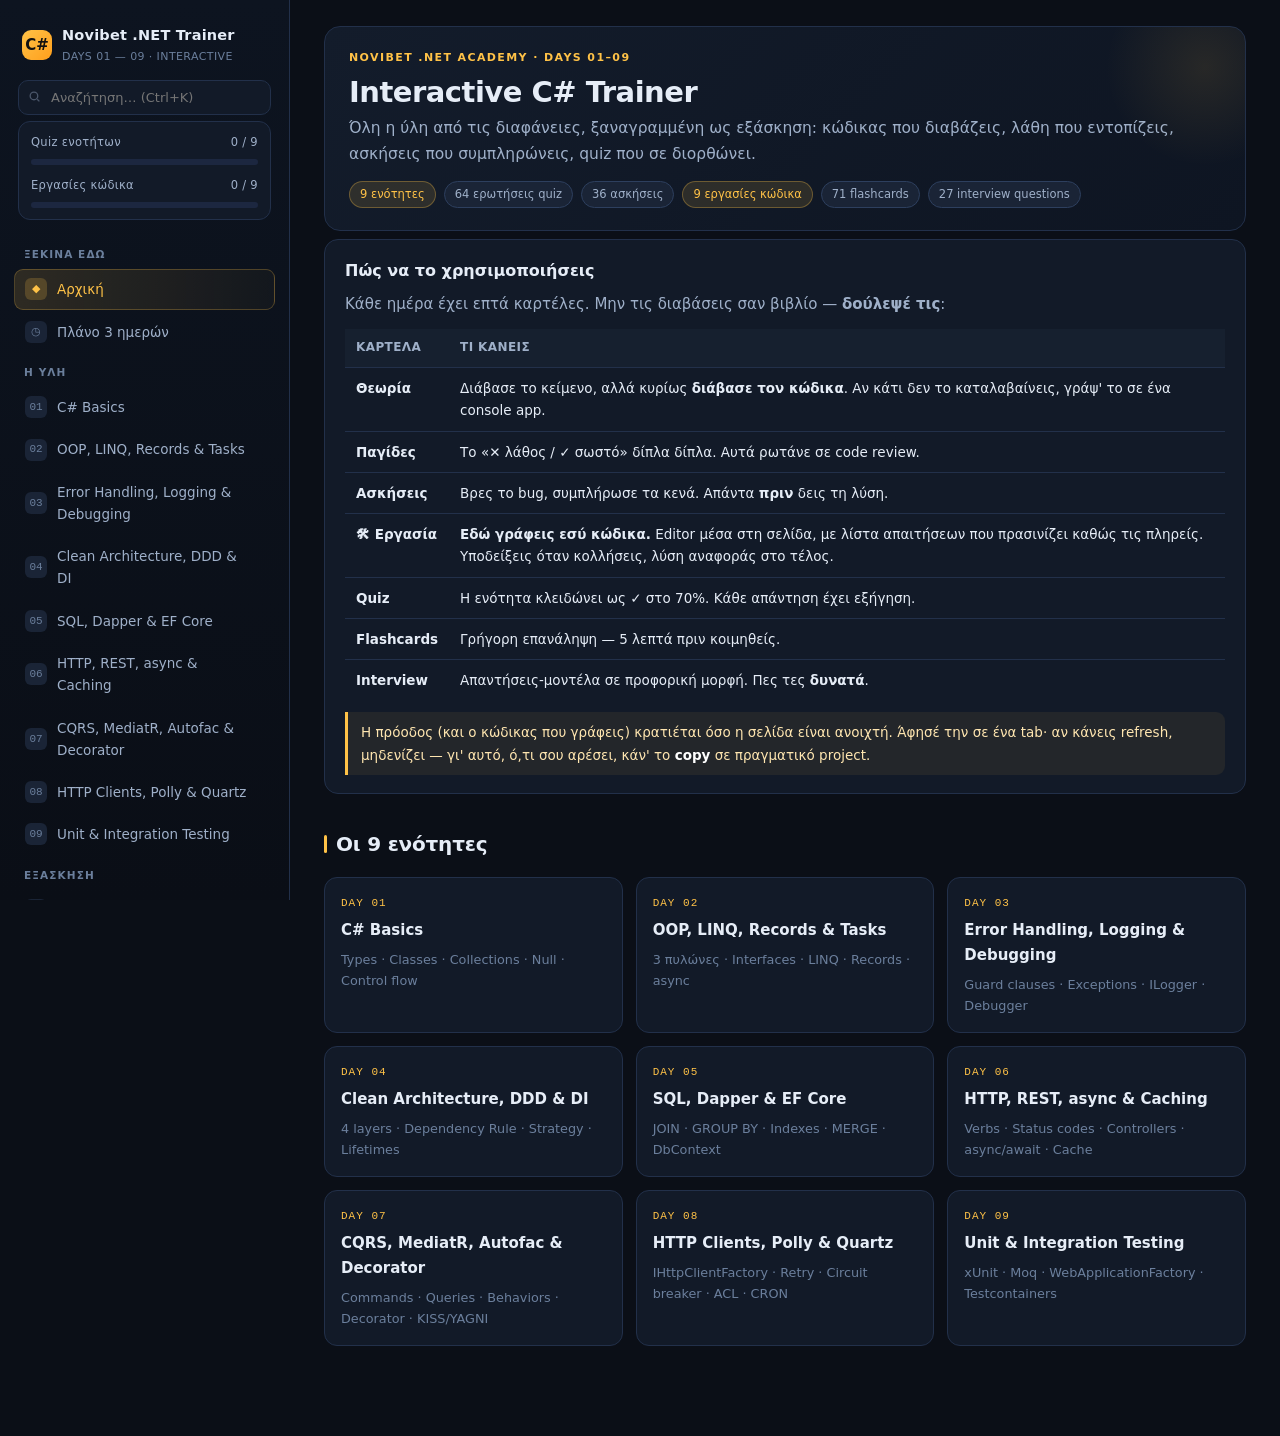
<file: novibet.html>
<!DOCTYPE html>
<html lang="el">
<head>
<meta charset="utf-8">
<meta name="viewport" content="width=device-width, initial-scale=1">
<title>Novibet .NET Academy — Interactive C# Trainer</title>
<style>
:root{
  --bg:#0b0f17; --bg2:#111827; --panel:#121a28; --panel2:#16202f;
  --line:#22304a; --line2:#2d3f5e;
  --tx:#e6edf7; --tx2:#9fb0c9; --tx3:#6b7f9c;
  --acc:#ffc247; --acc2:#ff9f1c; --ok:#3ddc97; --bad:#ff6b6b; --info:#5eb1ff; --pur:#b48cff;
  --mono:"JetBrains Mono","Fira Code",Consolas,"SF Mono",Menlo,monospace;
  --sans:"Inter",-apple-system,BlinkMacSystemFont,"Segoe UI",Roboto,system-ui,sans-serif;
}
*{box-sizing:border-box}
html,body{margin:0;padding:0}
body{background:var(--bg);color:var(--tx);font-family:var(--sans);font-size:15px;line-height:1.65;-webkit-font-smoothing:antialiased}
::selection{background:var(--acc);color:#000}
a{color:var(--acc)}
/* ---------- layout ---------- */
#app{display:flex;min-height:100vh}
#side{width:290px;flex:0 0 290px;background:linear-gradient(180deg,#0d1420,#0a0e16);border-right:1px solid var(--line);position:sticky;top:0;height:100vh;overflow-y:auto;padding:18px 14px 40px}
#main{flex:1;min-width:0;padding:26px 34px 90px;max-width:1080px;margin:0 auto}
@media(max-width:900px){
  #app{flex-direction:column}
  #side{position:static;width:100%;flex:none;height:auto;border-right:0;border-bottom:1px solid var(--line)}
  #main{padding:18px 16px 70px}
}
/* ---------- sidebar ---------- */
.brand{display:flex;align-items:center;gap:10px;padding:6px 8px 14px}
.brand .dot{width:30px;height:30px;border-radius:9px;background:linear-gradient(135deg,var(--acc),var(--acc2));display:grid;place-items:center;color:#111;font-weight:800;font-size:15px;flex:none}
.brand b{font-size:14.5px;letter-spacing:.2px;display:block}
.brand span{font-size:11px;color:var(--tx3);display:block;letter-spacing:.4px;text-transform:uppercase}
.progwrap{background:var(--panel);border:1px solid var(--line);border-radius:12px;padding:11px 12px;margin:0 4px 14px}
.progwrap .lbl{display:flex;justify-content:space-between;font-size:11.5px;color:var(--tx2);margin-bottom:7px;letter-spacing:.3px}
.bar{height:6px;border-radius:99px;background:#1c2740;overflow:hidden}
.bar>i{display:block;height:100%;background:linear-gradient(90deg,var(--acc2),var(--acc));width:0;transition:width .45s cubic-bezier(.4,0,.2,1)}
.navsec{font-size:10.5px;text-transform:uppercase;letter-spacing:1.1px;color:var(--tx3);padding:12px 10px 6px;font-weight:600}
.nav{display:flex;flex-direction:column;gap:2px}
.nav button{all:unset;cursor:pointer;display:flex;align-items:center;gap:10px;padding:8px 10px;border-radius:9px;font-size:13.5px;color:var(--tx2);transition:.15s;border:1px solid transparent}
.nav button:hover{background:#16203200;background:#151f31;color:var(--tx)}
.nav button.on{background:linear-gradient(90deg,rgba(255,194,71,.14),rgba(255,194,71,.03));color:var(--acc);border-color:rgba(255,194,71,.25)}
.nav .num{font-family:var(--mono);font-size:11px;width:22px;height:22px;border-radius:6px;background:#1a2436;display:grid;place-items:center;flex:none;color:var(--tx3)}
.nav button.on .num{background:rgba(255,194,71,.2);color:var(--acc)}
.nav .tick{margin-left:auto;color:var(--ok);font-size:12px;opacity:0}
.nav button.done .tick{opacity:1}
.nav button.done .num{background:rgba(61,220,151,.15);color:var(--ok)}
.searchbox{position:relative;margin:0 4px 6px}
.searchbox input{width:100%;background:var(--panel);border:1px solid var(--line);color:var(--tx);border-radius:10px;padding:9px 11px 9px 32px;font-size:13px;font-family:var(--sans);outline:none}
.searchbox input:focus{border-color:var(--acc);box-shadow:0 0 0 3px rgba(255,194,71,.09)}
.searchbox svg{position:absolute;left:10px;top:10px;opacity:.45}
/* ---------- generic ---------- */
h1{font-size:29px;line-height:1.2;margin:0 0 6px;letter-spacing:-.5px}
h2{font-size:20px;margin:34px 0 12px;letter-spacing:-.2px;display:flex;align-items:center;gap:9px}
h2:before{content:"";width:3px;height:18px;border-radius:3px;background:var(--acc)}
h3{font-size:15.5px;margin:0 0 8px}
p{margin:0 0 12px}
code{font-family:var(--mono);font-size:.88em;background:#1b2436;border:1px solid var(--line);padding:1px 5px;border-radius:5px;color:#ffd88a;white-space:nowrap}
.lead{color:var(--tx2);font-size:15.5px;margin-bottom:4px}
.hero{border:1px solid var(--line);background:linear-gradient(135deg,#131c2b,#0e1522);border-radius:16px;padding:22px 24px;margin-bottom:8px;position:relative;overflow:hidden}
.hero:after{content:"";position:absolute;right:-60px;top:-60px;width:200px;height:200px;background:radial-gradient(circle,rgba(255,194,71,.10),transparent 70%)}
.kicker{font-size:11px;letter-spacing:1.4px;text-transform:uppercase;color:var(--acc);font-weight:700;margin-bottom:8px}
.metarow{display:flex;flex-wrap:wrap;gap:8px;margin-top:14px}
.chip{font-size:11.5px;background:#1a2436;border:1px solid var(--line2);color:var(--tx2);padding:3px 10px;border-radius:99px}
.chip.acc{background:rgba(255,194,71,.12);border-color:rgba(255,194,71,.3);color:var(--acc)}
/* ---------- tabs ---------- */
.tabs{display:flex;gap:4px;flex-wrap:wrap;border-bottom:1px solid var(--line);margin:22px 0 22px;position:sticky;top:0;background:var(--bg);z-index:20;padding-top:6px}
.tabs button{all:unset;cursor:pointer;padding:9px 14px;font-size:13.5px;color:var(--tx2);border-radius:9px 9px 0 0;border-bottom:2px solid transparent;transition:.15s;display:flex;align-items:center;gap:7px}
.tabs button:hover{color:var(--tx);background:#141d2d}
.tabs button.on{color:var(--acc);border-bottom-color:var(--acc)}
.tabs .cnt{font-family:var(--mono);font-size:10.5px;background:#1c2740;padding:1px 6px;border-radius:99px;color:var(--tx3)}
/* ---------- cards ---------- */
.card{background:var(--panel);border:1px solid var(--line);border-radius:14px;padding:18px 20px;margin:0 0 16px}
.card.star{border-color:rgba(255,194,71,.35);background:linear-gradient(180deg,rgba(255,194,71,.05),var(--panel) 60px)}
.card h3{display:flex;align-items:center;gap:8px;font-size:16px}
.star-badge{font-size:10px;background:rgba(255,194,71,.16);color:var(--acc);border:1px solid rgba(255,194,71,.3);padding:2px 8px;border-radius:99px;letter-spacing:.5px;font-weight:700;white-space:nowrap}
.card ul{margin:8px 0 4px;padding-left:20px}
.card li{margin-bottom:5px}
.note{border-left:3px solid var(--info);background:rgba(94,177,255,.07);padding:9px 13px;border-radius:0 9px 9px 0;font-size:13.5px;color:#cfe2fb;margin:12px 0 0}
.note.warn{border-color:var(--acc);background:rgba(255,194,71,.07);color:#ffe6b0}
.note.bad{border-color:var(--bad);background:rgba(255,107,107,.07);color:#ffd0d0}
.note b{color:#fff}
/* ---------- code ---------- */
.codewrap{position:relative;margin:12px 0 0;border:1px solid var(--line);border-radius:11px;overflow:hidden;background:#0a1018}
.codehead{display:flex;align-items:center;gap:8px;padding:6px 12px;background:#0e1622;border-bottom:1px solid var(--line);font-size:11px;color:var(--tx3);font-family:var(--mono);letter-spacing:.4px}
.codehead .cp{margin-left:auto;cursor:pointer;color:var(--tx3);font-size:11px;padding:2px 8px;border-radius:6px;border:1px solid var(--line)}
.codehead .cp:hover{color:var(--acc);border-color:var(--acc)}
pre{margin:0;padding:13px 15px;overflow-x:auto;font-family:var(--mono);font-size:12.9px;line-height:1.62;tab-size:2}
pre::-webkit-scrollbar{height:8px}
pre::-webkit-scrollbar-thumb{background:#25324b;border-radius:99px}
pre code{background:none;border:0;padding:0;border-radius:0;color:inherit;font-size:inherit;white-space:pre;display:block}
.k{color:#ff9ecd}.t{color:#7fd6ff}.s{color:#b8e994}.c{color:#5b6d87;font-style:italic}.n{color:#ffcb6b}.op{color:#c8d3e8}.at{color:#b48cff}
.split{display:grid;grid-template-columns:1fr 1fr;gap:12px}
@media(max-width:820px){.split{grid-template-columns:1fr}}
.badcode .codehead{background:rgba(255,107,107,.09);color:#ff9d9d;border-bottom-color:rgba(255,107,107,.25)}
.badcode{border-color:rgba(255,107,107,.3)}
.okcode .codehead{background:rgba(61,220,151,.09);color:#7fe9bd;border-bottom-color:rgba(61,220,151,.25)}
.okcode{border-color:rgba(61,220,151,.3)}
/* ---------- table ---------- */
table{width:100%;border-collapse:collapse;margin:12px 0 0;font-size:13.5px}
th{text-align:left;padding:9px 11px;background:#16202f;color:var(--tx2);font-weight:600;font-size:12px;letter-spacing:.4px;text-transform:uppercase;border-bottom:1px solid var(--line)}
td{padding:9px 11px;border-bottom:1px solid var(--line);vertical-align:top}
tr:last-child td{border-bottom:0}
td code{white-space:normal}
/* ---------- quiz / drills ---------- */
.q{background:var(--panel);border:1px solid var(--line);border-radius:14px;padding:18px 20px;margin-bottom:14px}
.q .qh{display:flex;gap:10px;align-items:flex-start;margin-bottom:12px}
.q .qn{font-family:var(--mono);font-size:11px;background:#1c2740;color:var(--tx3);width:26px;height:26px;border-radius:8px;display:grid;place-items:center;flex:none;margin-top:1px}
.q .qt{font-size:15px;font-weight:600;line-height:1.5}
.opts{display:flex;flex-direction:column;gap:8px;margin-top:12px}
.opt{all:unset;cursor:pointer;display:flex;gap:11px;align-items:flex-start;padding:11px 13px;border:1px solid var(--line);border-radius:10px;background:#101828;transition:.13s;font-size:14px;line-height:1.5}
.opt:hover:not(.locked){border-color:var(--line2);background:#152034;transform:translateX(2px)}
.opt .ltr{font-family:var(--mono);font-size:11px;width:20px;height:20px;border-radius:5px;background:#1e2a40;display:grid;place-items:center;flex:none;color:var(--tx3);margin-top:1px}
.opt.right{border-color:var(--ok);background:rgba(61,220,151,.10)}
.opt.right .ltr{background:var(--ok);color:#05130c}
.opt.wrong{border-color:var(--bad);background:rgba(255,107,107,.10)}
.opt.wrong .ltr{background:var(--bad);color:#2a0505}
.opt.locked{cursor:default}
.opt.dim{opacity:.5}
.expl{margin-top:12px;padding:11px 14px;border-radius:10px;background:#0e1622;border:1px solid var(--line);font-size:13.5px;color:var(--tx2);display:none}
.expl.show{display:block;animation:fade .25s}
.expl b{color:var(--acc)}
@keyframes fade{from{opacity:0;transform:translateY(-4px)}to{opacity:1;transform:none}}
.scorebar{position:sticky;bottom:14px;background:linear-gradient(135deg,#16223a,#111a2b);border:1px solid var(--line2);border-radius:13px;padding:13px 18px;display:flex;align-items:center;gap:14px;margin-top:20px;box-shadow:0 10px 30px rgba(0,0,0,.45)}
.scorebar b{font-size:19px;font-family:var(--mono)}
.btn{all:unset;cursor:pointer;background:linear-gradient(135deg,var(--acc),var(--acc2));color:#141414;font-weight:700;font-size:13px;padding:8px 16px;border-radius:9px;transition:.15s;text-align:center}
.btn:hover{filter:brightness(1.08);transform:translateY(-1px)}
.btn.ghost{background:transparent;border:1px solid var(--line2);color:var(--tx2);font-weight:500}
.btn.ghost:hover{border-color:var(--acc);color:var(--acc);filter:none}
/* ---------- flashcards ---------- */
.fcgrid{display:grid;grid-template-columns:repeat(auto-fill,minmax(255px,1fr));gap:12px}
.fc{height:165px;perspective:1200px;cursor:pointer}
.fci{position:relative;width:100%;height:100%;transition:transform .55s cubic-bezier(.4,.2,.2,1);transform-style:preserve-3d}
.fc.flip .fci{transform:rotateY(180deg)}
.fcf,.fcb{position:absolute;inset:0;backface-visibility:hidden;border-radius:13px;border:1px solid var(--line);padding:16px;display:flex;align-items:center;justify-content:center;text-align:center;font-size:14px;overflow:auto}
.fcf{background:var(--panel);font-weight:600}
.fcb{background:linear-gradient(135deg,#16233a,#101827);transform:rotateY(180deg);color:var(--tx2);font-size:13.2px;line-height:1.55}
.fcf:after{content:"κλικ για απάντηση";position:absolute;bottom:9px;left:0;right:0;font-size:10px;color:var(--tx3);letter-spacing:.5px;font-weight:400}

/* ---------- task editor ---------- */
.taskgrid{display:grid;grid-template-columns:1.4fr 1fr;gap:16px;align-items:start;margin-top:16px}
@media(max-width:1150px){.taskgrid{grid-template-columns:1fr}}
.edwrap{border:1px solid var(--line);border-radius:12px;overflow:hidden;background:#0a1018}
.edhead{display:flex;align-items:center;gap:8px;padding:7px 12px;background:#0e1622;border-bottom:1px solid var(--line);font-size:11px;color:var(--tx3);font-family:var(--mono);letter-spacing:.4px}
textarea.ed{display:block;width:100%;min-height:560px;background:#0a1018;color:#e6edf7;border:0;outline:none;font-family:var(--mono);font-size:12.9px;line-height:1.62;padding:13px 15px;resize:vertical;tab-size:4;white-space:pre;overflow-wrap:normal;overflow-x:auto}
textarea.ed::placeholder{color:var(--tx3)}
.chk{background:var(--panel);border:1px solid var(--line);border-radius:12px;padding:14px 16px;position:sticky;top:62px}
.chk .hd{display:flex;justify-content:space-between;align-items:baseline;font-size:12px;text-transform:uppercase;letter-spacing:.9px;color:var(--tx3);font-weight:600}
.chk .hd b{font-family:var(--mono);font-size:15px;color:var(--acc);letter-spacing:0}
.chk ul{list-style:none;padding:0;margin:11px 0 0}
.chk li{display:flex;gap:9px;align-items:flex-start;padding:7px 0;font-size:13px;color:var(--tx3);border-top:1px solid rgba(255,255,255,.045);line-height:1.45}
.chk li:first-child{border-top:0}
.chk li .b{width:16px;height:16px;border-radius:5px;border:1.5px solid var(--line2);flex:none;margin-top:2px;display:grid;place-items:center;font-size:10px;color:transparent;transition:.15s}
.chk li.ok{color:var(--tx)}
.chk li.ok .b{background:var(--ok);border-color:var(--ok);color:#05130c}
.chk li.no .b{border-color:var(--line2)}
.chk .done{margin-top:12px;padding:11px 13px;border-radius:10px;background:rgba(61,220,151,.1);border:1px solid var(--ok);color:#8ff0c6;font-size:13px}
.tbar{height:5px;border-radius:99px;background:#1c2740;overflow:hidden;margin-top:9px}
.tbar>i{display:block;height:100%;background:linear-gradient(90deg,var(--acc2),var(--ok));width:0;transition:width .3s}
.tabs button.tsk{color:var(--acc)}
.tabs button.tsk.on{color:var(--acc)}
.taskbtns{display:flex;gap:8px;flex-wrap:wrap;margin-top:12px}
.hintbox{border-left:3px solid var(--pur);background:rgba(180,140,255,.07);padding:10px 13px;border-radius:0 9px 9px 0;font-size:13.3px;color:#ddd0ff;margin-top:10px}
.hintbox b{color:#fff}
/* ---------- misc ---------- */
.grid2{display:grid;grid-template-columns:1fr 1fr;gap:14px}
@media(max-width:820px){.grid2{grid-template-columns:1fr}}
.pit{border:1px solid var(--line);border-radius:13px;overflow:hidden;margin-bottom:14px;background:var(--panel)}
.pit>.ph{padding:12px 16px;font-weight:600;font-size:14.5px;display:flex;gap:9px;align-items:center;background:#141d2d;border-bottom:1px solid var(--line)}
.pit>.ph .x{color:var(--bad);font-size:16px}
.pit>.pb{padding:14px 16px}
.why{font-size:13.5px;color:var(--tx2);margin-top:11px;padding-left:11px;border-left:2px solid var(--line2)}
.iv{border:1px solid var(--line);border-radius:12px;margin-bottom:10px;background:var(--panel);overflow:hidden}
.iv summary{cursor:pointer;padding:13px 17px;font-weight:600;font-size:14.5px;list-style:none;display:flex;gap:10px;align-items:center}
.iv summary::-webkit-details-marker{display:none}
.iv summary:before{content:"▸";color:var(--acc);transition:.2s;display:inline-block}
.iv[open] summary:before{transform:rotate(90deg)}
.iv summary:hover{background:#151f31}
.iv .ivb{padding:2px 17px 16px 38px;color:var(--tx2);font-size:14px;border-top:1px solid var(--line)}
.iv .ivb>:first-child{margin-top:12px}
.day-grid{display:grid;grid-template-columns:repeat(auto-fill,minmax(255px,1fr));gap:13px;margin-top:16px}
.dtile{background:var(--panel);border:1px solid var(--line);border-radius:13px;padding:16px;cursor:pointer;transition:.16s}
.dtile:hover{border-color:var(--acc);transform:translateY(-2px);box-shadow:0 8px 24px rgba(0,0,0,.3)}
.dtile .dn{font-family:var(--mono);font-size:11px;color:var(--acc);letter-spacing:1px}
.dtile h4{margin:6px 0 6px;font-size:15px}
.dtile p{font-size:12.8px;color:var(--tx3);margin:0}
.plan{border-left:2px solid var(--line);padding-left:22px;margin-left:8px;position:relative}
.plan .step{margin-bottom:22px;position:relative}
.plan .step:before{content:"";position:absolute;left:-28px;top:5px;width:11px;height:11px;border-radius:50%;background:var(--acc);border:3px solid var(--bg)}
.plan h4{margin:0 0 4px;font-size:15.5px}
.plan .t{font-size:11.5px;color:var(--acc);font-family:var(--mono);letter-spacing:.5px}
.hl{background:rgba(255,194,71,.22);border-radius:3px;padding:0 2px}
.empty{color:var(--tx3);text-align:center;padding:50px 20px;font-size:14px}
.gap{display:inline-block;min-width:92px;border-bottom:2px dashed var(--acc);text-align:center;font-family:var(--mono);color:var(--acc);cursor:pointer;padding:0 6px}
.gap.filled{border-bottom-style:solid;color:var(--ok);border-color:var(--ok)}
.gap.err{color:var(--bad);border-color:var(--bad)}
.tokens{display:flex;flex-wrap:wrap;gap:7px;margin-top:12px}
.tok{all:unset;cursor:pointer;font-family:var(--mono);font-size:12.5px;background:#1a2436;border:1px solid var(--line2);padding:5px 11px;border-radius:7px;transition:.13s}
.tok:hover{border-color:var(--acc);color:var(--acc)}
.tok.used{opacity:.3;pointer-events:none}
kbd{font-family:var(--mono);font-size:11px;background:#1c2740;border:1px solid var(--line2);border-bottom-width:2px;padding:1px 6px;border-radius:5px}
.res{margin-top:20px;text-align:center;padding:26px;border-radius:14px;border:1px solid var(--line)}
.res.pass{border-color:var(--ok);background:rgba(61,220,151,.07)}
.res.fail{border-color:var(--acc);background:rgba(255,194,71,.07)}
.res .big{font-size:44px;font-weight:800;font-family:var(--mono);line-height:1}
.srch-item{padding:11px 14px;border:1px solid var(--line);border-radius:11px;margin-bottom:8px;cursor:pointer;background:var(--panel)}
.srch-item:hover{border-color:var(--acc)}
.srch-item .where{font-size:11px;color:var(--acc);letter-spacing:.5px;text-transform:uppercase}
.srch-item .what{font-size:14px;margin-top:3px}
.srch-item .prev{font-size:12.5px;color:var(--tx3);margin-top:4px;overflow:hidden;text-overflow:ellipsis;display:-webkit-box;-webkit-line-clamp:2;-webkit-box-orient:vertical}
</style>
</head>
<body>
<div id="app">
  <aside id="side">
    <div class="brand"><div class="dot">C#</div><div><b>Novibet .NET Trainer</b><span>Days 01 — 09 · interactive</span></div></div>
    <div class="searchbox">
      <svg width="13" height="13" viewBox="0 0 24 24" fill="none" stroke="#8fa0bb" stroke-width="2.4"><circle cx="11" cy="11" r="7"/><path d="M21 21l-4-4"/></svg>
      <input id="search" placeholder="Αναζήτηση… (Ctrl+K)" autocomplete="off">
    </div>
    <div class="progwrap">
      <div class="lbl"><span>Quiz ενοτήτων</span><span id="pgtxt">0 / 9</span></div>
      <div class="bar"><i id="pgbar"></i></div>
      <div class="lbl" style="margin-top:11px"><span>Εργασίες κώδικα</span><span id="tktxt">0 / 9</span></div>
      <div class="bar"><i id="tkbar" style="background:linear-gradient(90deg,#2bb673,#3ddc97)"></i></div>
    </div>
    <div class="navsec">Ξεκίνα εδώ</div>
    <div class="nav" id="nav-top"></div>
    <div class="navsec">Η ύλη</div>
    <div class="nav" id="nav-days"></div>
    <div class="navsec">Εξάσκηση</div>
    <div class="nav" id="nav-bot"></div>
  </aside>
  <main id="main"></main>
</div>
<script>
const DAYS = [
/* ============================ DAY 01 ============================ */
{
n:1, title:"C# Basics", tag:"Types · Classes · Collections · Null · Control flow",
sub:"Το θεμέλιο. Αν καταλάβεις σωστά μόνο ένα πράγμα σήμερα, ας είναι το value vs reference.",
goal:"Να γράφεις κλάσεις με properties/constructors, να διαλέγεις σωστή collection, να χειρίζεσαι null χωρίς NullReferenceException.",
concepts:[
{t:"Value types vs Reference types", star:true,
html:`Αυτό είναι <b>το mental model</b> της C#. Καθορίζει τι θα συμβεί σε κάθε ανάθεση (<code>=</code>) που θα γράψεις στη ζωή σου.
<ul>
<li><b>Value type</b> → η μεταβλητή κρατάει <i>την ίδια την τιμή</i>. Ανάθεση = <b>αντιγραφή</b>. Ζει (κυρίως) στο stack. Ο GC δεν ασχολείται.</li>
<li><b>Reference type</b> → η μεταβλητή κρατάει μια <i>διεύθυνση</i> στο heap. Ανάθεση = αντιγραφή της <b>διεύθυνσης</b>, όχι του αντικειμένου. Δύο μεταβλητές δείχνουν στο ίδιο πράγμα.</li>
</ul>`,
code:{lang:"csharp",label:"value-vs-reference.cs",src:`// ── VALUE TYPE ─────────────────────────────
int a = 5;
int b = a;      // αντιγραφή της τιμής
b = 10;
// a είναι ακόμα 5   ✔

// ── REFERENCE TYPE ─────────────────────────
var p1 = new Player("Alice");
var p2 = p1;    // αντιγραφή του reference — ΙΔΙΟ object!
p2.Name = "Bob";
// p1.Name είναι επίσης "Bob"   ⚠

// Value types:   int, double, float, decimal, bool, char,
//                struct, enum, DateTime, Guid
// Reference types: class, record, interface, string, object,
//                  array, List<T>, delegate, dynamic`},
table:{head:["","Value types","Reference types"],rows:[
["Πού αποθηκεύεται","Stack (κυρίως)","Heap"],
["Τι κρατά η μεταβλητή","Την τιμή (π.χ. <code>5</code>)","Τη διεύθυνση (pointer)"],
["<code>a = b</code>","Αντίγραφο της τιμής","Αντίγραφο του reference"],
["Garbage Collector","Δεν το αγγίζει","Το καθαρίζει ο GC"]]},
note:{type:"warn",html:`Το <code>string</code> είναι reference type <b>αλλά immutable</b> — γι' αυτό συμπεριφέρεται σαν value type στην πράξη. Το <code>==</code> στα strings συγκρίνει <b>περιεχόμενο</b> (ειδική περίπτωση), σε δικές σου κλάσεις συγκρίνει <b>reference</b>.`}},

{t:"Classes, Properties & Constructors",
html:`Η κλάση είναι το blueprint. Το <b>property</b> είναι ελεγχόμενη πρόσβαση σε κατάσταση — <u>ποτέ public field</u>. Ο constructor είναι το σημείο όπου το αντικείμενο γεννιέται <b>έγκυρο</b>: αν δεν μπορεί να είναι έγκυρο, ρίχνεις exception εκεί.`,
code:{lang:"csharp",label:"Player.cs",src:`public class Player
{
    // Auto-implemented properties
    public Guid   Id    { get; }              // μόνο ο constructor
    public string Name  { get; set; }         // όλοι
    public int    Score { get; private set; } // μόνο η ίδια η κλάση

    public Player(string name)
    {
        // Validation στον constructor: το object γεννιέται έγκυρο ή καθόλου
        if (string.IsNullOrWhiteSpace(name))
            throw new ArgumentException("Name cannot be empty", nameof(name));

        Id    = Guid.NewGuid();
        Name  = name;
        Score = 0;
    }

    public void AddScore(int points)
    {
        if (points < 0) throw new ArgumentOutOfRangeException(nameof(points));
        Score += points;   // η μόνη πόρτα για να αλλάξει το Score
    }

    public override string ToString() => $"{Name} (Score: {Score})";
}`},
table:{head:["Property","Read","Write","Ποιος θέτει την τιμή"],rows:[
["<code>Id { get; }</code>","✅","❌","Μόνο ο constructor"],
["<code>Name { get; set; }</code>","✅","✅","Οποιοσδήποτε"],
["<code>Score { get; private set; }</code>","✅","✅*","Μόνο η κλάση Player"]]}},

{t:"Control flow — προτίμησε το switch expression",
html:`Όλα τα κλασικά υπάρχουν (<code>if/else</code>, <code>for</code>, <code>foreach</code>, <code>while</code>, <code>do/while</code>). Ο κανόνας: <b>for</b> όταν χρειάζεσαι index, <b>foreach</b> για οτιδήποτε <code>IEnumerable&lt;T&gt;</code>, <b>do/while</b> όταν πρέπει να τρέξει τουλάχιστον μία φορά. Για mapping τιμή → τιμή, το <b>switch expression</b> (C# 8+) είναι μισός κώδικας και δεν ξεχνάς <code>break</code>.`,
code:{lang:"csharp",label:"switch-expression.cs",src:`// ✕ Παλιό switch statement — φλύαρο, ξεχνάς break, χρειάζεται προδήλωση
string label;
switch (player.Score)
{
    case 0:  label = "New player"; break;
    default: label = player.Score < 1000 ? "Beginner" : "Expert"; break;
}

// ✓ switch expression (C# 8+) — μία έκφραση, ο compiler ελέγχει πληρότητα
string label2 = player.Score switch
{
    0        => "New player",
    < 1000   => "Beginner",
    < 10000  => "Intermediate",
    _        => "Expert",          // _ = default
};

// Χρήσιμα μοτίβα
foreach (var p in players)
{
    if (p.Score == 0) continue;    // skip αυτό το iteration
    if (p.Score >= 10000) break;   // βγες τελείως από το loop
    Console.WriteLine(p.Name);
}`}},

{t:"Collections — ποια διαλέγεις",
html:`Το 90% της δουλειάς είναι δύο τύποι: <code>List&lt;T&gt;</code> όταν σε νοιάζει η <b>σειρά</b>, <code>Dictionary&lt;K,V&gt;</code> όταν σε νοιάζει το <b>lookup με κλειδί</b>. Το lookup σε <code>List</code> είναι O(n) — σε <code>Dictionary</code> O(1).`,
code:{lang:"csharp",label:"collections.cs",src:`// List<T> — ordered, dynamic size, επιτρέπει duplicates
var players = new List<Player>();
players.Add(new Player("Alice"));
players.Add(new Player("Bob"));

var alice = players.FirstOrDefault(p => p.Name == "Alice");   // null αν δεν βρεθεί
var top3  = players.OrderByDescending(p => p.Score).Take(3).ToList();
players.Remove(alice);   // by reference
players.RemoveAt(0);     // by index

// Dictionary<K,V> — O(1) lookup, μοναδικά keys
var registry = new Dictionary<Guid, Player>();
registry[player.Id] = player;          // add ή overwrite

if (registry.TryGetValue(id, out var found))   // ← το σωστό pattern
    Console.WriteLine(found.Name);
// registry[id] πετάει KeyNotFoundException αν δεν υπάρχει!

registry.ContainsKey(id);
registry.Remove(id);`},
table:{head:["Collection","Ordered","Duplicates","Lookup by key","Πότε"],rows:[
["<code>List&lt;T&gt;</code>","✅","✅","❌","Σειρά, iteration — το default"],
["<code>Dictionary&lt;K,V&gt;</code>","❌","Key ❌ / Value ✅","✅","Lookup με id/κλειδί"],
["<code>HashSet&lt;T&gt;</code>","❌","❌","❌","Μοναδικότητα, γρήγορο Contains"],
["<code>Queue&lt;T&gt;</code>","✅","✅","❌","FIFO — ουρά εργασιών"],
["<code>Stack&lt;T&gt;</code>","✅","✅","❌","LIFO — undo, αναδρομή"],
["<code>Array</code>","✅","✅","❌","Σταθερό μέγεθος, performance"]]}},

{t:"Null handling", star:true,
html:`Το <code>NullReferenceException</code> είναι το #1 runtime error. Η C# σου δίνει τέσσερα εργαλεία — μάθε και τα τέσσερα.`,
code:{lang:"csharp",label:"null-handling.cs",src:`// ? σε value type → nullable
int? score = null;
int value = score ?? 0;              // ?? null-coalescing: "αν null, δώσε 0"

// ?. null-conditional: "αν null, μη συνεχίσεις — γύρνα null"
string? name = player?.Name;         // null αν player == null
int len = player?.Name?.Length ?? 0; // αλυσίδα με ασφάλεια

// Nullable reference types (.NET 6+, <Nullable>enable</Nullable>)
string  nonNullable = "Alice";       // ο compiler σε προειδοποιεί αν βάλεις null
string? nullable    = null;          // ρητά μπορεί να είναι null

// Pattern matching — ο μοντέρνος τρόπος
if (player is null)      Console.WriteLine("Not found");
if (player is not null)  player.AddScore(100);

// Guard σε public API
ArgumentNullException.ThrowIfNull(player);`},
note:{type:"warn",html:`<code>??</code> vs <code>?.</code>: το <code>?.</code> <b>σταματάει την αλυσίδα</b> και γυρνά null· το <code>??</code> <b>δίνει εναλλακτική τιμή</b>. Σχεδόν πάντα τα χρησιμοποιείς μαζί.`}},

{t:"Git workflow — πώς δουλεύεις σε ομάδα",
html:`Στο Novibet (και παντού) το <code>main</code> είναι η <b>πηγή αλήθειας</b>: ποτέ direct commit. Δουλεύεις σε feature branch, ανοίγεις PR, περνάς code review, γίνεται merge.`,
code:{lang:"bash",label:"terminal",src:`git checkout -b day01/player-registry     # το προσωπικό σου εργαστήριο
# ...γράφεις κώδικα...
git add .
git commit -m "feat: player registry console app"
git push -u origin day01/player-registry  # μετά → Pull Request στο GitHub

# Χρήσιμα
git status          # τι έχει αλλάξει
git log --oneline   # ιστορικό
git diff            # τι ακριβώς άλλαξε`},
note:{type:"bad",html:`Ποτέ μην κάνεις commit τα <code>bin/</code> και <code>obj/</code>. Πρόσθεσε <code>.gitignore</code> (<code>dotnet new gitignore</code>) <b>πριν</b> το πρώτο commit.`}}
],
pitfalls:[
{t:"<code>==</code> σε reference types",
bad:`var p1 = new Player("Alice");
var p2 = new Player("Alice");

if (p1 == p2)      // false! Συγκρίνει references
    Console.WriteLine("ίδιοι");`,
good:`// Λύση 1: σύγκρινε αυτό που σε νοιάζει
if (p1.Name == p2.Name) { }

// Λύση 2: record → value equality δωρεάν (Day 02)
public record PlayerData(string Name, int Score);`,
why:`Δύο διαφορετικά αντικείμενα στο heap έχουν διαφορετικές διευθύνσεις, ακόμα κι αν τα περιεχόμενα είναι ίδια. Εξαίρεση: το <code>string</code> κάνει override το <code>==</code> και συγκρίνει περιεχόμενο.`},
{t:"Public mutable field αντί για property",
bad:`public class Player
{
    public int Score;   // ο καθένας το αλλάζει, χωρίς κανόνες
}
player.Score = -9999;   // κανείς δεν το εμπόδισε`,
good:`public class Player
{
    public int Score { get; private set; }

    public void AddScore(int points)
    {
        if (points < 0) throw new ArgumentOutOfRangeException(nameof(points));
        Score += points;
    }
}`,
why:`Το property σου δίνει <b>έλεγχο</b> στο πότε και πώς αλλάζει η κατάσταση. Είναι το πρώτο βήμα του encapsulation (Day 02) και το θεμέλιο του DDD entity (Day 04).`},
{t:"Direct indexer σε Dictionary",
bad:`var player = registry[id];   // KeyNotFoundException αν λείπει`,
good:`if (registry.TryGetValue(id, out var player))
    Use(player);
else
    NotFound();`,
why:`Το Try* pattern (<code>TryGetValue</code>, <code>TryAdd</code>, <code>TryParse</code>) γυρνά <code>bool</code> + τιμή μέσω <code>out</code> — χωρίς exception. Exception για κάτι που περιμένεις = control-flow abuse (Day 03).`}
],
drills:[
{t:"Τι θα τυπώσει;",
code:`var p1 = new Player("Alice");
var p2 = p1;
p2.Name = "Bob";
Console.WriteLine(p1.Name);`,
q:"Ποιο είναι το output;",
opts:["Alice","Bob","null","Compile error"],a:1,
ex:"Το <code>Player</code> είναι class → reference type. Το <code>p2 = p1</code> αντέγραψε το <b>reference</b>, όχι το αντικείμενο. Υπάρχει ΕΝΑ Player στο heap και δύο μεταβλητές που δείχνουν σε αυτό."},
{t:"Βρες το bug",
code:`public class Wallet
{
    public decimal Balance { get; set; }
}

// αλλού στον κώδικα...
wallet.Balance -= 500m;   // το balance ήταν 100`,
q:"Ποιο είναι το πρόβλημα;",
opts:[
"Το decimal δεν υποστηρίζει αφαίρεση",
"Το public set επιτρέπει σε οποιονδήποτε να σπάσει το invariant (αρνητικό balance)",
"Πρέπει να είναι int αντί για decimal",
"Λείπει το new πριν το wallet"],a:1,
ex:"Με <code>{ get; set; }</code> κανένας κανόνας δεν προστατεύει το balance. Σωστό: <code>{ get; private set; }</code> + method <code>Withdraw(amount)</code> που ελέγχει. Αυτό ακριβώς θα δεις ως <b>aggregate invariant</b> στο Day 04."},
{t:"Null chain",
code:`Player? player = FindPlayer(id);   // μπορεί να γυρίσει null
int len = player.Name.Length;`,
q:"Πώς το γράφεις σωστά χωρίς NullReferenceException;",
opts:[
"<code>int len = player.Name.Length ?? 0;</code>",
"<code>int len = player?.Name?.Length ?? 0;</code>",
"<code>int len = (int)player.Name.Length;</code>",
"<code>int len = player!.Name.Length;</code>"],a:1,
ex:"Το <code>?.</code> σταματά την αλυσίδα αν κάτι είναι null και γυρνά <code>int?</code>· το <code>?? 0</code> δίνει τιμή σε αυτή την περίπτωση. Το <code>!</code> (null-forgiving) απλώς <b>σωπαίνει τον compiler</b> — δεν προστατεύει από τίποτα."}
],
fill:[
{t:"Συμπλήρωσε τον constructor",
desc:"Ένα Player που δεν μπορεί να γεννηθεί με κενό όνομα.",
code:`public class Player
{
    public Guid   Id   { §0§ }
    public string Name { get; set; }

    public Player(string name)
    {
        if (string.§1§(name))
            §2§ new ArgumentException("Name cannot be empty", nameof(name));

        Id   = Guid.§3§();
        Name = name;
    }
}`,
answers:["get;","IsNullOrWhiteSpace","throw","NewGuid"],
tokens:["get; set;","get;","IsNullOrWhiteSpace","IsEmpty","throw","return","NewGuid","Empty"],
ex:"<code>{ get; }</code> σημαίνει «μόνο ο constructor το θέτει» — το Id δεν αλλάζει ποτέ μετά. Το <code>IsNullOrWhiteSpace</code> πιάνει και το <code>\"   \"</code>, όχι μόνο το κενό/null."}
],
quiz:[
{q:"Ποια από τις παρακάτω είναι <b>reference type</b>;",
opts:["<code>decimal</code>","<code>DateTime</code>","<code>List&lt;int&gt;</code>","<code>Guid</code>"],a:2,
ex:"<code>List&lt;T&gt;</code> είναι class → heap → reference. Τα <code>decimal</code>, <code>DateTime</code>, <code>Guid</code> είναι structs → value types. Κλασική ερώτηση συνέντευξης."},
{q:"Τι κάνει το <code>{ get; private set; }</code>;",
opts:["Κανείς δεν μπορεί να διαβάσει την τιμή","Όλοι διαβάζουν, μόνο η ίδια η κλάση γράφει","Μόνο ο constructor γράφει","Είναι το ίδιο με <code>{ get; }</code>"],a:1,
ex:"Το <code>private set</code> επιτρέπει σε <b>οποιαδήποτε method της ίδιας κλάσης</b> να γράψει (π.χ. <code>AddScore</code>). Το <code>{ get; }</code> επιτρέπει μόνο στον constructor / initializer."},
{q:"Θέλεις να βρίσκεις παίκτες με βάση το Id τους, εκατομμύρια φορές. Τι διαλέγεις;",
opts:["<code>List&lt;Player&gt;</code> με <code>FirstOrDefault</code>","<code>Dictionary&lt;Guid, Player&gt;</code>","<code>Player[]</code> με loop","<code>Queue&lt;Player&gt;</code>"],a:1,
ex:"Lookup by key → <code>Dictionary</code> με O(1) hash lookup. Το <code>FirstOrDefault</code> σε List είναι O(n): σαρώνει τη λίστα μέχρι να βρει."},
{q:"Τι κάνει το <code>x ?? y</code>;",
opts:["Επιστρέφει το y αν το x είναι null","Επιστρέφει το x αν το y είναι null","Πετάει exception αν και τα δύο είναι null","Συγκρίνει x και y"],a:0,
ex:"Null-coalescing: «δώσε μου το x, εκτός αν είναι null — τότε δώσε το y». Υπάρχει και το <code>??=</code> (assign only if null)."},
{q:"Γιατί δεν κάνουμε commit τα <code>bin/</code> και <code>obj/</code>;",
opts:["Είναι κρυπτογραφημένα","Είναι build output — παράγονται ξανά, φουσκώνουν το repo και δημιουργούν conflicts","Το git δεν τα υποστηρίζει","Επειδή περιέχουν passwords"],a:1,
ex:"Ό,τι παράγεται από build δεν ανήκει στο version control. <code>dotnet new gitignore</code> σου δίνει έτοιμο template."},
{q:"Πότε προτιμάς <code>do/while</code> αντί για <code>while</code>;",
opts:["Όταν θέλεις index","Όταν το σώμα πρέπει να τρέξει τουλάχιστον μία φορά","Όταν κάνεις iterate σε λίστα","Ποτέ, είναι deprecated"],a:1,
ex:"Το <code>do/while</code> ελέγχει τη συνθήκη <b>στο τέλος</b> — κλασικό για «ρώτα τον χρήστη μέχρι να δώσει έγκυρη τιμή»."}
],
cards:[
["Value type vs Reference type στο assignment;","Value: αντιγράφεται η τιμή (τα δύο ανεξάρτητα). Reference: αντιγράφεται η διεύθυνση — και οι δύο μεταβλητές δείχνουν στο ΙΔΙΟ αντικείμενο στο heap."],
["<code>{ get; }</code> vs <code>{ get; private set; }</code>","<code>{ get; }</code>: μόνο ο constructor θέτει τιμή. <code>{ get; private set; }</code>: οποιαδήποτε method της ίδιας κλάσης."],
["Πότε Dictionary αντί για List;","Όταν ψάχνεις με κλειδί. Dictionary = O(1), List.FirstOrDefault = O(n)."],
["Τι κάνει το <code>?.</code>;","Null-conditional: αν το αριστερό είναι null, σταματά την αλυσίδα και επιστρέφει null αντί να πετάξει NullReferenceException."],
["Try* pattern;","<code>TryGetValue/TryAdd/TryParse</code> — γυρνούν <code>bool</code> επιτυχίας και δίνουν το αποτέλεσμα μέσω <code>out</code>, χωρίς exception."],
["Γιατί switch expression;","Μία έκφραση αντί για statements, δεν ξεχνάς <code>break</code>, ο compiler ελέγχει την πληρότητα, υποστηρίζει patterns (<code>&lt; 1000 =&gt;</code>)."],
["Git: γιατί feature branch;","Το <code>main</code> μένει πάντα σταθερό/deployable. Πειραματίζεσαι στο branch, περνάς code review μέσω PR, μετά merge."]
],
iv:[
["Εξήγησέ μου τη διαφορά stack και heap στη C#.",
"Το stack είναι μια γρήγορη, LIFO περιοχή μνήμης ανά thread: εκεί ζουν τα local variables και τα value types, και καθαρίζονται αυτόματα όταν βγει το scope. Το heap είναι κοινή περιοχή όπου ζουν τα αντικείμενα των reference types· τα διαχειρίζεται ο Garbage Collector. Όταν γράφω <code>new Player(...)</code>, το αντικείμενο πάει στο heap και η μεταβλητή στο stack κρατά μόνο τη διεύθυνσή του. Πρακτική συνέπεια: ανάθεση value type = αντίγραφο, ανάθεση reference type = δεύτερο «κλειδί» για το ίδιο σπίτι."],
["Γιατί properties και όχι public fields;",
"Το property είναι στην ουσία ζεύγος μεθόδων, οπότε μπορώ να βάλω κανόνες (validation, logging, lazy loading) χωρίς να αλλάξω το API προς τους callers. Επίσης μου δίνει διαφορετικά δικαιώματα ανάγνωσης/εγγραφής — π.χ. <code>{ get; private set; }</code> — που είναι το θεμέλιο του encapsulation: η κατάσταση αλλάζει μόνο μέσα από μεθόδους που επιβάλλουν τους κανόνες."],
["Πώς αποφεύγεις το NullReferenceException;",
"Πρώτα με nullable reference types ενεργοποιημένα, ώστε ο compiler να μου δείχνει πού μπορεί να υπάρξει null. Μετά με guard clauses στα public entry points (<code>ArgumentNullException.ThrowIfNull</code>), με <code>?.</code> και <code>??</code> όπου το null είναι θεμιτό, και με το Try* pattern αντί για direct indexer. Ο κανόνας μου: το null δεν πρέπει να ταξιδεύει βαθιά μέσα στο σύστημα — το σταματάω στο σύνορο."]
]
},
/* ============================ DAY 02 ============================ */
{
n:2, title:"OOP, LINQ, Records & Tasks", tag:"3 πυλώνες · Interfaces · LINQ · Records · async",
sub:"Από «γράφω κώδικα που τρέχει» σε «γράφω κώδικα που άλλοι μπορούν να επεκτείνουν».",
goal:"Να διαλέγεις abstract class vs interface, να γράφεις LINQ pipelines αντί για loops, να ξέρεις πότε record και πότε class.",
concepts:[
{t:"Οι 3 πυλώνες του OOP", star:true,
html:`<ul>
<li><b>Inheritance</b> — reuse πεδίων/συμπεριφοράς από base class, με <code>:</code>. Στη C# <b>μία μόνο</b> base class (όχι multiple inheritance).</li>
<li><b>Encapsulation</b> — κρύβεις την εσωτερική κατάσταση πίσω από ελεγχόμενο public API. Εσύ αποφασίζεις <i>πώς</i> και <i>πότε</i> αλλάζει.</li>
<li><b>Polymorphism</b> — μία διεπαφή, πολλές υλοποιήσεις. Η συμπεριφορά καθορίζεται από τον <b>runtime type</b>, όχι από τον τύπο της μεταβλητής.</li>
</ul>`,
code:{lang:"csharp",label:"polymorphism.cs",src:`public abstract class Payment
{
    protected Payment(decimal amount) => Amount = amount;
    public decimal Amount { get; }

    // Abstract member: κάθε concrete payment ΠΡΕΠΕΙ να δώσει το δικό του Pay()
    public abstract void Pay();
}

public class CardPayment : Payment
{
    private readonly string _card;
    public CardPayment(decimal amount, string card) : base(amount) => _card = card;
    public override void Pay() => Console.WriteLine($"I paid with card {Amount} EUR");
}

public class CashPayment : Payment
{
    public CashPayment(decimal amount) : base(amount) { }
    public override void Pay() => Console.WriteLine($"I paid with cash {Amount} EUR");
}

// ── Polymorphism σε δράση ────────────────────────────────
Payment cardPayment = new CardPayment(10m, "4111...");
Payment cashPayment = new CashPayment(5m);

cardPayment.Pay();   // "I paid with card 10 EUR"
cashPayment.Pay();   // "I paid with cash 5 EUR"
// Ο τύπος της μεταβλητής είναι Payment — η συμπεριφορά έρχεται από το runtime type`},
note:{type:"info",html:`Αυτό είναι το κλειδί: ο κώδικας που καλεί <code>Pay()</code> <b>δεν χρειάζεται να ξέρει</b> ποιο είδος πληρωμής είναι. Νέο είδος πληρωμής = νέα κλάση, μηδέν αλλαγές στους callers. Είναι το ίδιο μοτίβο με το Strategy pattern (Day 04).`}},

{t:"Access modifiers",
html:`Ο κανόνας: <b>ξεκίνα από το πιο κλειστό</b> και άνοιξε μόνο ό,τι χρειάζεται.`,
table:{head:["Modifier","Ποιος βλέπει"],rows:[
["<code>public</code>","Όλοι, από παντού"],
["<code>private</code>","Μόνο η ίδια η κλάση (ούτε οι κληρονόμοι)"],
["<code>protected</code>","Η ίδια η κλάση + όσες κληρονομούν από αυτήν"],
["<code>internal</code>","Μόνο μέσα στο ίδιο assembly (project)"],
["<code>sealed</code>","(σε class) δεν μπορεί να κληρονομηθεί"]]}},

{t:"Abstract class vs Interface", star:true,
html:`Η πιο συχνή ερώτηση συνέντευξης για junior. Η απάντηση σε μία γραμμή: <b>abstract class = «είναι» με κοινή υλοποίηση, interface = «μπορεί να κάνει» / συμβόλαιο.</b>`,
code:{lang:"csharp",label:"abstract-vs-interface.cs",src:`// ABSTRACT CLASS — μοιράζεται δεδομένα και υλοποίηση
public abstract class Payment
{
    protected Payment(decimal amount) => Amount = amount;
    public decimal Amount { get; }          // shared data
    public void LogAudit() => /* κοινή υλοποίηση */ ;
    public abstract void Pay();             // υποχρεωτικό override
}

// INTERFACE — καθαρό συμβόλαιο, χωρίς κατάσταση
public interface IRefundable
{
    void Refund(decimal amount);
}

// Μία base class... αλλά ΟΣΑ interfaces θέλεις
public class CardPayment : Payment, IRefundable, IDisposable
{
    public override void Pay()   { }
    public void Refund(decimal a){ }
    public void Dispose()        { }
}`},
table:{head:["","Abstract class","Interface"],rows:[
["Πολλαπλή κληρονομιά","❌ μία μόνο","✅ όσα θες"],
["Κρατά κατάσταση (fields)","✅","❌ (μόνο properties/μέθοδοι)"],
["Default implementation","✅","✅ από C# 8, αλλά σπάνια"],
["Constructor","✅","❌"],
["Πότε","Κοινή βάση + shared code","Συμβόλαιο, testability, DI"]]},
note:{type:"warn",html:`Στην πράξη στο Novibet stack: <b>interfaces παντού</b> (γιατί κάνεις inject και mock — Day 04 & 09), abstract class μόνο όταν υπάρχει πραγματικά κοινή υλοποίηση (π.χ. <code>DomainException</code> — Day 03).`}},

{t:"Nullable&lt;T&gt; και generic collections",
html:`Το <code>Nullable&lt;T&gt;</code> (δηλαδή <code>int?</code>) επιτρέπει σε value type να παραστήσει «καμία τιμή» — που είναι <b>διαφορετικό</b> από το 0. Κρίσιμο για δεδομένα από βάση. Και προσοχή: παραμένει struct — δεν γίνεται reference type.`,
code:{lang:"csharp",label:"nullable-and-generics.cs",src:`decimal? amount = null;
if (amount.HasValue)
    Use(amount.Value);          // .Value πετάει αν είναι null!

// Στην πραγματικότητα είναι:
public struct Nullable<T> where T : struct
{
    public bool HasValue { get; }
    public T    Value    { get; }
}

// ── Generic vs non-generic collections ──────────────────
var old = new ArrayList();      // ✕ System.Collections — τα πάντα ως object
old.Add(42);                    //   BOXING: int → object (heap allocation)
int x = (int)old[0];            //   UNBOXING + cast, χωρίς type safety

var list = new List<int>();     // ✓ System.Collections.Generic
list.Add(42);                   //   χωρίς boxing, type-safe στο compile time`},
note:{type:"info",html:`<b>Boxing</b> = η μετατροπή value type σε reference type (τυλίγεται σε object στο heap). Κοστίζει allocation + GC. Γι' αυτό τα generics υπάρχουν.`}},

{t:"LINQ — τα βασικά", star:true,
html:`LINQ = Language Integrated Query. Περιγράφεις <b>τι</b> θέλεις, όχι <b>πώς</b> να γίνει. Δουλεύει το ίδιο σε λίστα στη μνήμη, σε XML ή σε βάση (Day 05).`,
code:{lang:"csharp",label:"linq-basics.cs",src:`// Filtering & projection
IEnumerable<Payment> mine = payments.Where(p => p.CustomerId == 123);
IEnumerable<int> ids       = payments.Select(p => p.CustomerId);

// Ένα στοιχείο
var first  = payments.First();               // ✕ πετάει αν άδειο
var safe   = payments.FirstOrDefault();      // ✓ null / default αν άδειο
var only   = payments.Single(p => p.Id == 5);// ✕ πετάει αν 0 Ή >1 matches
var maybe  = payments.SingleOrDefault(p => p.Id == 5); // πετάει μόνο αν >1

// Έλεγχοι & paging
bool any   = payments.Any(p => p.Amount > 100);
int count  = payments.Count();
var page   = payments.Skip(20).Take(10);     // σελίδα 3, 10 ανά σελίδα

// SelectMany — flatten: κάθε στοιχείο δίνει σειρά, όλες ενώνονται σε μία
var allTags = players.SelectMany(p => p.Tags);

// GroupBy → IEnumerable<IGrouping<TKey, T>>, κάθε group έχει .Key
var byCountry = players.GroupBy(p => p.Country);
foreach (var g in byCountry)
    Console.WriteLine($"{g.Key}: {g.Count()} players");

// Εκτέλεση
List<Payment> l = payments.Where(p => p.Amount > 0).ToList();
Dictionary<int, Payment> map = payments.ToDictionary(p => p.Id);`},
note:{type:"warn",html:`<code>First()</code> vs <code>FirstOrDefault()</code> vs <code>Single()</code>: <b>First</b> = «δώσε μου το πρώτο, πρέπει να υπάρχει». <b>FirstOrDefault</b> = «μπορεί και να μην υπάρχει». <b>Single</b> = «πρέπει να υπάρχει ακριβώς ένα» — χρήσιμο ως assertion σε lookup με primary key.`}},

{t:"Deferred execution & method chaining", star:true,
html:`Το πιο παρεξηγημένο κομμάτι του LINQ. Όταν γράφεις ένα query, <b>δεν τρέχει τίποτα</b>. Χτίζεις ένα σχέδιο. Τρέχει μόνο όταν κάποιος το κάνει enumerate — <code>foreach</code>, <code>ToList()</code>, <code>Count()</code>, <code>First()</code>.`,
code:{lang:"csharp",label:"deferred-execution.cs",src:`// Τίποτα δεν έχει τρέξει ακόμα — απλώς ένα σχέδιο
var query = payments
    .Where(p => p.CustomerId == 146)
    .OrderByDescending(p => p.CreatedAt)
    .Select(p => new { p.Id, p.Amount })
    .Take(20);

payments.Add(new Payment { CustomerId = 146 });   // πρόσθεσα ΜΕΤΑ το query

var results = query.ToList();   // ← ΤΩΡΑ τρέχει, και βλέπει και το νέο payment!

// ⚠ Παγίδα: πολλαπλή εκτέλεση
var expensive = db.Players.Where(p => p.Score > 100);   // IQueryable
var c = expensive.Count();      // 1o hit στη βάση
var l = expensive.ToList();     // 2o hit στη βάση!
// Λύση: υλοποίησέ το μία φορά → var list = expensive.ToList();`},
note:{type:"bad",html:`Στο Day 05 αυτό γίνεται κρίσιμο: το <code>IQueryable</code> του EF Core μεταφράζεται σε SQL <b>τη στιγμή της υλοποίησης</b>. Αν κάνεις <code>.ToList()</code> νωρίς, φέρνεις όλο τον πίνακα στη μνήμη και φιλτράρεις εκεί.`}},

{t:"Records — value equality δωρεάν",
html:`Το <code>record</code> (C# 9) είναι reference type σχεδιασμένο για <b>δεδομένα</b>. Η μεγάλη διαφορά: δύο records είναι ίσα αν τα <b>περιεχόμενά</b> τους είναι ίσα.`,
code:{lang:"csharp",label:"records.cs",src:`// Positional record — ο πιο συνηθισμένος τρόπος για DTOs
public record PlayerDto(int Id, string Name, string Country);

// Ισοδύναμο με property syntax
public record PaymentRecord
{
    public decimal Amount     { get; init; }   // init = set μόνο κατά τη δημιουργία
    public int     CustomerId { get; init; }
}

var a = new PaymentRecord { Amount = 10m, CustomerId = 123 };
var b = new PaymentRecord { Amount = 10m, CustomerId = 123 };

a == b;        // TRUE  — value equality (σε class θα ήταν false)

// with expression — αντίγραφο με αλλαγές, χωρίς mutation
var c = a with { Amount = 20m };`},
note:{type:"info",html:`<b>Κανόνας:</b> record για <b>δεδομένα</b> (DTOs, commands/queries — Day 07, value objects — Day 04), class για <b>συμπεριφορά</b> (services, handlers, entities με invariants).`}},

{t:"Task & async/await — η πρώτη γνωριμία",
html:`Το <code>Task</code> είναι <b>υπόσχεση</b> μελλοντικού αποτελέσματος. Το πρόβλημα που λύνει: τα threads είναι ακριβά και το να τα μπλοκάρεις ενώ περιμένεις I/O (βάση, HTTP) είναι σπατάλη. Πλήρης ανάλυση στο Day 06.`,
code:{lang:"csharp",label:"task-intro.cs",src:`// Χωρίς async: το thread στέκεται και περιμένει τη βάση
public Player GetPlayer(int id) => _db.Players.Find(id);

// Με async: το thread επιστρέφει στο pool και εξυπηρετεί άλλο request
public async Task<Player?> GetPlayerAsync(int id)
    => await _db.Players.FindAsync(id);

// Παράλληλα ανεξάρτητα calls
var t1 = _api.GetRatesAsync();
var t2 = _db.GetPlayersAsync();
await Task.WhenAll(t1, t2);        // περιμένει και τα δύο
var rates = await t1;`}}
],
pitfalls:[
{t:"Το LINQ query εκτελείται πολλές φορές",
bad:`var top = players.Where(p => p.Score > 100)
                 .OrderByDescending(p => p.Score);

Console.WriteLine(top.Count());   // 1η εκτέλεση
foreach (var p in top) { }        // 2η εκτέλεση — ξανά όλη η δουλειά!`,
good:`var top = players.Where(p => p.Score > 100)
                 .OrderByDescending(p => p.Score)
                 .ToList();       // υλοποίησέ το ΜΙΑ φορά

Console.WriteLine(top.Count);     // property πλέον, όχι query
foreach (var p in top) { }`,
why:`Deferred execution: κάθε enumeration ξανατρέχει ολόκληρο το pipeline. Σε in-memory λίστα είναι απλώς σπατάλη· σε <code>IQueryable</code> (EF Core) είναι <b>δεύτερο query στη βάση</b>.`},
{t:"<code>Single()</code> εκεί που ήθελες <code>FirstOrDefault()</code>",
bad:`var player = players.Single(p => p.Country == "GR");
// InvalidOperationException: "Sequence contains more than one element"`,
good:`var player = players.FirstOrDefault(p => p.Country == "GR");
if (player is null) return NotFound();`,
why:`<code>Single</code> σημαίνει «εγγυώμαι ότι υπάρχει ακριβώς ένα». Χρησιμοποίησέ το μόνο για lookup με μοναδικό κλειδί, όπου το να υπάρχουν δύο <b>είναι</b> bug που θέλεις να μάθεις.`},
{t:"Non-generic collections / boxing",
bad:`var list = new ArrayList();
list.Add(1);
list.Add("δύο");             // κανείς δεν το εμπόδισε
int x = (int)list[1];        // InvalidCastException στο runtime`,
good:`var list = new List<int>();
list.Add(1);
// list.Add("δύο");          // ✓ compile error — το πιάνεις πριν τρέξει`,
why:`Τα generics δίνουν type safety στο <b>compile time</b> και αποφεύγουν το boxing. Οι non-generic (<code>ArrayList</code>, <code>Hashtable</code>) υπάρχουν μόνο για legacy συμβατότητα.`}
],
drills:[
{t:"Τι επιστρέφει;",
code:`var scores = new List<int> { 10, 20, 30 };

var query = scores.Where(s => s > 15);
scores.Add(40);

Console.WriteLine(query.Count());`,
q:"Ποιο είναι το output;",
opts:["2","3","4","Exception"],a:1,
ex:"Deferred execution! Το query δεν έτρεξε στη γραμμή που το γράψαμε — έτρεξε στο <code>Count()</code>, οπότε είδε και το 40. Άρα 20, 30, 40 → <b>3</b>."},
{t:"Value equality",
code:`public record Point(int X, int Y);
public class  Dot  { public int X; public int Y; }

var r1 = new Point(1, 2);
var r2 = new Point(1, 2);
var d1 = new Dot { X = 1, Y = 2 };
var d2 = new Dot { X = 1, Y = 2 };

Console.WriteLine($"{r1 == r2} {d1 == d2}");`,
q:"Ποιο είναι το output;",
opts:["True True","True False","False True","False False"],a:1,
ex:"Το <code>record</code> έχει αυτόματα value equality (συγκρίνει περιεχόμενα) → True. Η <code>class</code> κρατά την default reference equality → δύο ξεχωριστά αντικείμενα στο heap → False."},
{t:"Ποιο LINQ;",
code:`// Έχω: List<Company> όπου κάθε Company έχει List<Car> Cars
// Θέλω: μία επίπεδη λίστα με ΟΛΑ τα αυτοκίνητα όλων των εταιρειών`,
q:"Ποιος operator;",
opts:["<code>companies.Select(c =&gt; c.Cars)</code>","<code>companies.SelectMany(c =&gt; c.Cars)</code>","<code>companies.GroupBy(c =&gt; c.Cars)</code>","<code>companies.Where(c =&gt; c.Cars)</code>"],a:1,
ex:"<code>Select</code> θα σου έδινε <code>IEnumerable&lt;List&lt;Car&gt;&gt;</code> (λίστα από λίστες). Το <code>SelectMany</code> κάνει <b>flatten</b> σε <code>IEnumerable&lt;Car&gt;</code>."}
],
fill:[
{t:"Γράψε το LINQ pipeline",
desc:"Οι 3 παίκτες με το μεγαλύτερο score από την Ελλάδα, ως λίστα.",
code:`var top3 = players
    .§0§(p => p.Country == "GR")
    .§1§(p => p.Score)
    .§2§(3)
    .§3§();`,
answers:["Where","OrderByDescending","Take","ToList"],
tokens:["Where","Select","OrderBy","OrderByDescending","Take","Skip","ToList","ToDictionary"],
ex:"Σειρά: φιλτράρω → ταξινομώ φθίνουσα → κρατάω 3 → υλοποιώ. Πρόσεξε ότι φιλτράρεις <b>πριν</b> ταξινομήσεις: λιγότερα στοιχεία να ταξινομηθούν."}
],
quiz:[
{q:"Πόσες base classes μπορεί να έχει μια κλάση στη C#;",
opts:["Όσες θέλει","Μία, αλλά όσα interfaces θέλει","Το πολύ δύο","Καμία, μόνο interfaces"],a:1,
ex:"Η C# δεν έχει multiple inheritance για κλάσεις (αποφεύγει το diamond problem), αλλά μια κλάση μπορεί να υλοποιεί απεριόριστα interfaces."},
{q:"Θέλεις ένα συμβόλαιο <code>IRepository</code> που να μπορείς να κάνεις mock σε tests. Τι διαλέγεις;",
opts:["Abstract class","Interface","Sealed class","Static class"],a:1,
ex:"Interface. Το Moq (Day 09) δεν μπορεί να κάνει mock non-virtual μεθόδους concrete κλάσης — γι' αυτό <b>πάντα mock-άρεις interfaces</b>. Επιπλέον: DI + interface segregation (Day 04)."},
{q:"Τι σημαίνει «deferred execution» στο LINQ;",
opts:["Το query τρέχει σε background thread","Το query είναι σχέδιο και τρέχει μόνο όταν γίνει enumerate","Το query κάνει cache το αποτέλεσμα","Το query τρέχει δύο φορές για ασφάλεια"],a:1,
ex:"Το LINQ χτίζει pipeline. Η εκτέλεση ξεκινά στο <code>foreach</code> / <code>ToList()</code> / <code>Count()</code> / <code>First()</code>."},
{q:"Ποια είναι η κύρια διαφορά record από class;",
opts:["Το record δεν μπορεί να έχει μεθόδους","Το record έχει value equality (ίσα αν ίδια περιεχόμενα)","Το record είναι value type","Το record δεν μπορεί να κληρονομηθεί"],a:1,
ex:"Το record είναι reference type με αυτόματο <code>Equals</code>/<code>GetHashCode</code>/<code>ToString</code> βασισμένο στα περιεχόμενα, plus <code>with</code> expressions."},
{q:"Τι είναι το boxing;",
opts:["Η μετατροπή value type σε reference type (τύλιγμα σε object)","Η συμπίεση δεδομένων","Το wrapping ενός exception","Η δημιουργία generic collection"],a:0,
ex:"Boxing = allocation στο heap για να χωρέσει ένα value type σε <code>object</code>. Κοστίζει μνήμη + GC· τα generics το εξαλείφουν."},
{q:"<code>payments.Single(p =&gt; p.Amount &gt; 0)</code> όταν υπάρχουν 3 τέτοια payments:",
opts:["Επιστρέφει το πρώτο","Επιστρέφει null","Πετάει InvalidOperationException","Επιστρέφει λίστα"],a:2,
ex:"Το <code>Single</code> πετάει και όταν βρει 0 και όταν βρει >1. Αν θέλεις «το πρώτο ή τίποτα», θέλεις <code>FirstOrDefault</code>."},
{q:"Τι πρόβλημα λύνει το <code>Task</code>;",
opts:["Κάνει τον κώδικα να τρέχει σε πολλούς πυρήνες","Απελευθερώνει το thread όσο περιμένουμε I/O, αντί να το μπλοκάρουμε","Αντικαθιστά τα loops","Κάνει cache τα αποτελέσματα"],a:1,
ex:"async δεν σημαίνει «τρέχει σε background thread» — σημαίνει «δεν μπλοκάρει το τρέχον thread». Τα threads είναι ακριβά· κάθε μπλοκαρισμένο thread είναι ένα request που δεν εξυπηρετείς."}
],
cards:[
["Οι 3 πυλώνες του OOP;","Inheritance (reuse), Encapsulation (κρύψε την κατάσταση πίσω από API), Polymorphism (μία διεπαφή, πολλές υλοποιήσεις — συμπεριφορά κατά runtime type)."],
["Abstract class ή interface;","Abstract class όταν υπάρχει κοινή <b>υλοποίηση</b> ή shared data. Interface όταν θέλεις <b>συμβόλαιο</b>, πολλαπλή «κληρονομιά» και mockability."],
["<code>First</code> vs <code>FirstOrDefault</code> vs <code>Single</code>;","First: πετάει αν άδειο. FirstOrDefault: γυρνά default. Single: πετάει αν 0 ή >1 — δηλώνει ότι περιμένεις ακριβώς ένα."],
["Deferred execution;","Το LINQ query είναι σχέδιο· τρέχει στο enumeration (foreach/ToList/Count/First). Δύο enumerations = δύο εκτελέσεις."],
["Πότε record και πότε class;","Record για δεδομένα (DTO, value object, command/query) — value equality. Class για συμπεριφορά (services, handlers, entities)."],
["Τι είναι boxing;","Η μετατροπή value type σε object (allocation στο heap). Γίνεται στις non-generic collections· τα generics το αποφεύγουν."],
["Τι κάνει το <code>SelectMany</code>;","Flatten: κάθε στοιχείο δίνει μια σειρά και όλες ενώνονται σε μία επίπεδη σειρά."]
],
iv:[
["Πότε θα διάλεγες interface και πότε abstract class;",
"Interface όταν ορίζω συμβόλαιο και θέλω πολλές, άσχετες μεταξύ τους υλοποιήσεις — ειδικά όταν το χρειάζομαι για dependency injection και mocking. Abstract class όταν οι υλοποιήσεις μοιράζονται πραγματικά κοινό κώδικα ή κατάσταση, π.χ. μια ιεραρχία <code>DomainException</code> με κοινά πεδία. Στην πράξη ξεκινάω από interface και προσθέτω abstract base μόνο όταν εμφανιστεί επανάληψη."],
["Εξήγησέ μου το deferred execution και πού μπορεί να σε καεί.",
"Το LINQ χτίζει pipeline και δεν το εκτελεί μέχρι να το κάνεις enumerate. Δύο πράγματα καίνε: πρώτον, αν κάνεις enumerate δύο φορές, η δουλειά γίνεται δύο φορές — σε EF Core σημαίνει δύο queries στη βάση. Δεύτερον, αν το underlying collection αλλάξει ανάμεσα στη δήλωση και την εκτέλεση, βλέπεις τα νέα δεδομένα, που συχνά εκπλήσσει. Ο κανόνας μου: υλοποιώ με <code>ToList()</code> στο σημείο που τελειώνει η σύνθεση του query."],
["Γιατί records για DTOs;",
"Επειδή ένα DTO <b>είναι</b> τα δεδομένα του: δύο DTOs με ίδια περιεχόμενα πρέπει λογικά να είναι ίσα, και το record μου το δίνει δωρεάν μαζί με χρήσιμο <code>ToString</code> για logs. Επίσης τα <code>init</code>-only properties τα κάνουν ουσιαστικά immutable, οπότε δεν μπορεί κάποιος να τα μεταλλάξει καθώς ταξιδεύουν μέσα στο σύστημα."]
]
},
/* ============================ DAY 03 ============================ */
{
n:3, title:"Error Handling, Logging & Debugging", tag:"Guard clauses · Exceptions · ILogger · Debugger",
sub:"Ο κώδικας στο laptop τρέχει μία φορά. Ο κώδικας στο production τρέχει στις 3 τα ξημερώματα ενώ κοιμάσαι.",
goal:"Να ξεχωρίζεις validation από exception, να φτιάχνεις business exceptions, να γράφεις structured logs και να διαβάζεις inner exceptions.",
concepts:[
{t:"Guard clauses — απόρριψη νωρίς", star:true,
html:`Το «pyramid of doom» (φωλιασμένα if) κρύβει το happy path στο βάθος. Οι guard clauses το γυρίζουν ανάποδα: <b>απορρίπτεις νωρίς, το happy path μένει flat και τελευταίο</b>.`,
code:{lang:"csharp",label:"✕ pyramid of doom",bad:true,src:`if (amount > 0) {
  if (amount >= 5m) {
    if (currency is "EUR" or "USD") {
      if (accountActive)
        return "OK (accepted)";
      else
        return "Rejected: not active";
    }
    else return "Rejected: currency";
  }
  else return "Rejected: below min";
}
else return "Rejected: amount <= 0";`},
code2:{lang:"csharp",label:"✓ guard clauses",ok:true,src:`if (amount <= 0)
    return "Rejected: must be positive";

if (amount < 5m)
    return "Rejected: below minimum";

if (currency is not ("EUR" or "USD" or "GBP"))
    return "Rejected: bad currency";

if (!accountActive)
    return "Rejected: not active";

return "OK";   // happy path: flat & last`},
note:{type:"info",html:`Ίδια λογική, μηδέν nesting. Κάθε συνθήκη διαβάζεται μόνη της, και προσθέτεις νέο κανόνα με μία γραμμή στη σωστή θέση.`}},

{t:"Validated path vs Exceptional path", star:true,
html:`Η πιο σημαντική απόφαση της ημέρας: <b>throw ή return;</b>
<ul>
<li><b>Αναμενόμενο & ανακτήσιμο</b> (ο χρήστης έβαλε αρνητικό ποσό) → επίστρεψε result/μήνυμα. Χωρίς throw, χωρίς stack trace, χωρίς θόρυβο στα logs.</li>
<li><b>Παραβίαση invariant</b> (ο λογαριασμός δεν υπάρχει) → <b>throw</b>. Κάτι πάει στραβά στο σύστημα, όχι στο input.</li>
</ul>`,
code:{lang:"csharp",label:"validated-vs-exceptional.cs",src:`// VALIDATED — ο χρήστης μπορεί νόμιμα να το κάνει λάθος
if (amount < 10m)
    return ValidationResult.Fail("Minimum withdrawal is 10.00.");

// EXCEPTIONAL — παραβίαση invariant του συστήματος
var account = _repo.Find(id)
    ?? throw new InvalidOperationException($"Account {id} was not found.");`},
note:{type:"bad",html:`Exceptions για συνηθισμένο validation = <b>control-flow abuse</b>: ακριβό (stack unwinding), θορυβώδες στα logs, και κρύβει τα πραγματικά προβλήματα.`}},

{t:"Ποιο exception, πότε",
html:`Μην πετάς σκέτο <code>Exception</code>. Ο τύπος του exception είναι <b>πληροφορία</b> για τον caller.`,
table:{head:["Exception","Σημαίνει","Παράδειγμα"],rows:[
["<code>ArgumentException</code> / <code>ArgumentNullException</code>","Ο caller έδωσε λάθος όρισμα","Κενό όνομα, null repository"],
["<code>ArgumentOutOfRangeException</code>","Το όρισμα εκτός επιτρεπτού εύρους","Αρνητικό ποσό ανάληψης"],
["<code>InvalidOperationException</code>","Το αντικείμενο σε λάθος state","Ανάληψη σε άγνωστο λογαριασμό"],
["<code>AccountLockedException</code> (custom)","Παραβίαση business rule","Κατάθεση σε κλειδωμένο λογαριασμό"]]},
code:{lang:"csharp",label:"custom-exceptions.cs",src:`// Ιεραρχία: μία abstract βάση + business-meaningful φύλλα
public abstract class DomainException : Exception
{
    protected DomainException(string message, Exception? inner = null)
        : base(message, inner) { }
}

// Το custom exception κουβαλά TYPED ΔΕΔΟΜΕΝΑ, όχι μόνο string
public class InsufficientBalanceException : DomainException
{
    public Guid    AccountId       { get; }
    public decimal Balance         { get; }
    public decimal RequestedAmount { get; }

    public InsufficientBalanceException(Guid accountId, decimal balance, decimal requested)
        : base($"Account {accountId} has {balance} but {requested} was requested.")
    {
        AccountId = accountId;
        Balance = balance;
        RequestedAmount = requested;
    }
}

// Ο caller μπορεί να αντιδράσει ΠΡΟΓΡΑΜΜΑΤΙΣΤΙΚΑ:
catch (InsufficientBalanceException ex)
{
    var missing = ex.RequestedAmount - ex.Balance;   // ← όχι parsing string!
    ShowTopUpPrompt(missing);
}

// Η ιεραρχία:
// DomainException (abstract)
//  ├─ InsufficientBalanceException (AccountId, Balance, RequestedAmount)
//  ├─ AccountLockedException       (AccountId)
//  ├─ UnsupportedCurrencyException (Currency)
//  └─ DepositFailedException       (AccountId, + InnerException)`}},

{t:"<code>throw;</code> vs <code>throw ex;</code>", star:true,
html:`Ίσως η πιο συχνή ερώτηση junior interview. Η διαφορά είναι ένα σύμβολο και όλο το stack trace σου.`,
code:{lang:"csharp",label:"✕ throw ex;",bad:true,src:`try { Deposit(); }
catch (Exception ex)
{
    _logger.LogError(ex, "failed");
    throw ex;      // ✕ ΜΗΔΕΝΙΖΕΙ το stack trace
                   //   Φαίνεται σαν να ξεκίνησε ΕΔΩ.
                   //   Χάθηκε η πραγματική γραμμή του bug.
}`},
code2:{lang:"csharp",label:"✓ throw;",ok:true,src:`try { Deposit(); }
catch (Exception ex)
{
    _logger.LogError(ex, "failed");
    throw;         // ✓ κρατά το αρχικό throw site
}

// Ή ακόμα καλύτερα — wrap με context:
catch (KeyNotFoundException ex)
{
    throw new DepositFailedException(account.Id,
        "Could not apply PSP settlement conversion.", ex);
    //  ↑ το ex γίνεται InnerException
}`},
note:{type:"bad",html:`<b>Ποτέ άδειο catch.</b> <code>catch (Exception) { }</code> είναι χειρότερο από crash: το bug υπάρχει, απλώς κανείς δεν το μαθαίνει. Και πάντα <b>catch specific πριν το general</b> — ο CLR παίρνει το πρώτο match.`}},

{t:"AggregateException",
html:`Όταν πολλά tasks αποτυγχάνουν ταυτόχρονα, χρειάζεσαι <b>όλα</b> τα σφάλματα, όχι το πρώτο.`,
code:{lang:"csharp",label:"aggregate-exception.cs",src:`try
{
    Task.WaitAll(taskA, taskB, taskC);     // blocking
}
catch (AggregateException agg)
{
    foreach (var inner in agg.InnerExceptions)      // ← ΟΛΑ τα failures
        Console.WriteLine($"{inner.GetType().Name}: {inner.Message}");
}

// .InnerException  (ενικός) → μόνο το ΠΡΩΤΟ failure
// .InnerExceptions (πληθυντικός) → ΟΛΑ, ως collection

// ⚠ await Task.WhenAll(...) κάνει unwrap ΜΟΝΟ το πρώτο exception.
//   Αν θέλεις όλα, κράτα το Task και δες το task.Exception.`}},

{t:"Logging: γιατί όχι <code>Console.WriteLine</code>", star:true,
html:`Το <code>Console.WriteLine</code> είναι μια χαρά για script πέντε λεπτών. Δεν είναι ο τρόπος που μια υπηρεσία μιλάει στους operators της:
<ul>
<li>Χωρίς <b>level</b> — δεν ξεχωρίζεις το «info» από το «το site έπεσε».</li>
<li>Χωρίς timestamp, category, correlation id — δεν ξέρεις ποιο request, πότε, πού.</li>
<li>Δεν φιλτράρεται και δεν σβήνει ανά περιβάλλον.</li>
<li>Δεν είναι structured — είναι αδιαφανές string, δεν κάνεις query ούτε alert.</li>
</ul>`,
code:{lang:"csharp",label:"structured-logging.cs",src:`// ✕ interpolated — ένα αδιαφανές string, δεν κάνεις query πάνω του
_logger.LogInformation($"Deposit {amount} for {accountId}");

// ✓ structured — {Amount} και {AccountId} γίνονται NAMED PROPERTIES
_logger.LogInformation("Deposit {Amount} for {AccountId}", amount, accountId);
//   → στο Kibana: Amount > 1000 AND AccountId = "..."   ← queryable!

// Levels: Trace → Debug → Information → Warning → Error → Critical
_logger.LogWarning("Retry {Attempt} for {Pair}", attempt, pair);
_logger.LogError(ex, "Deposit failed for {AccountId}", accountId);  // exception ΠΡΩΤΟ`},
note:{type:"warn",html:`Ο κανόνας: <b>το όνομα της ιδιότητας, όχι το interpolated string.</b> Στο Novibet κάθε deposit log γραμμή κουβαλά <code>{Amount}</code>, <code>{AccountId}</code>, <code>{Currency}</code> και είναι queryable πάνω σε εκατομμύρια events.`}},

{t:"NLog — ο provider πίσω από την αφαίρεση",
html:`Ο κώδικάς σου βλέπει <b>μόνο</b> <code>ILogger&lt;T&gt;</code>. Το πού πάνε τα logs το αποφασίζει το config — αλλάζεις backend χωρίς να αγγίξεις μία γραμμή C#.`,
code:{lang:"xml",label:"nlog.config",src:`<targets>
  <!-- TARGET = πού πάνε τα logs -->
  <target xsi:type="ColoredConsole" name="console"
          layout="\${time} [\${level:uppercase=true}] \${message}" />

  <target xsi:type="File" name="file"
          fileName="logs/day3-\${shortdate}.log"
          layout="\${longdate}|\${level}|\${message}|\${all-event-properties}" />
</targets>

<rules>
  <!-- RULE = ποιο level πάει πού -->
  <logger name="*" minlevel="Trace" writeTo="console" />
  <logger name="*" minlevel="Info"  writeTo="file" />
</rules>`},
note:{type:"info",html:`<b>Target</b> = πού · <b>Layout</b> = μορφή κάθε γραμμής · <b>Rule</b> = ποιο level πού. Στο Novibet: JsonLayout με <code>includeAllProperties</code>, <code>maxInnerExceptionLevel=5</code>, και <code>correlationId</code> σε κάθε γραμμή — ένα request ανιχνεύσιμο σε πολλά microservices (και προωθείται ως <code>X-Correlation-ID</code> στα εξερχόμενα HTTP calls).`}},

{t:"Debugging: διάβασε πρώτα το inner exception", star:true,
html:`Όταν κάνεις wrap ένα exception, δημιουργείς αλυσίδα: το <b>outer</b> σου λέει ποια business λειτουργία απέτυχε, το <b>inner</b> σου λέει <b>γιατί</b>. Πάντα ξεκίνα από το inner.`,
code:{lang:"text",label:"stack — 4 frames βάθος",src:`ProcessDepositCommand
  └─ DepositService.PlaceDeposit
       └─ SettlementConversionService.ApplyPspSettlementConversion
            └─ CurrencyConverter.Convert
                 ← throws KeyNotFoundException (rate "BTC" not found)

// DepositFailedException: "Could not apply PSP settlement conversion."
//   InnerException → KeyNotFoundException: "BTC"    ← ΕΔΩ είναι η αιτία`},
code2:{lang:"csharp",label:"debugger toolkit",src:`// Conditional breakpoint  → σπάει σε ΤΙΜΗ:      fromCurrency == "BTC"
// Hit-count breakpoint     → σπάει στο Ν-οστό iteration:  = 3
// F11  Step Into           → μπες μέσα στη μέθοδο
// F10  Step Over           → εκτέλεσέ την χωρίς να μπεις
// Watch window             → παρακολούθησε deposit, account.Balance
// Immediate window         → δοκίμασε τη διόρθωση πριν τη γράψεις:
//                            account.Balance + amount
// Async stack traces: θα δεις compiler-generated MoveNext() frames
//   και markers "--- End of stack trace from previous location ---"`}},

{t:"Μία ροή, τέσσερις καταστάσεις",
html:`Ο ίδιος κώδικας (κατάθεση σε BTC χωρίς FX rate) — αλλάζει μόνο ο χειρισμός σφάλματος:`,
table:{head:["#","Κατάσταση κώδικα","Τι συμβαίνει"],rows:[
["1","Καθόλου try/catch","Unhandled crash — ωμό CLR trace, μηδέν business context"],
["2","<code>catch (Exception) { }</code>","Σιωπηλή κατάποση — <b>χειρότερο από crash</b>, κανείς δεν το ξέρει"],
["3","catch + wrap + rethrow","Business exception, το InnerException διατηρείται"],
["4","+ structured ILogger","Caught, wrapped ΚΑΙ logged — πλήρως παρατηρήσιμο ✓"]]}}
],
pitfalls:[
{t:"Άδειο catch (swallow)",
bad:`try { ProcessPayment(); }
catch (Exception) { }        // «να μη σκάσει η εφαρμογή»
// Η πληρωμή απέτυχε. Κανείς δεν το ξέρει. Ούτε εσύ.`,
good:`try { ProcessPayment(); }
catch (PaymentGatewayException ex)
{
    _logger.LogError(ex, "Payment failed for {OrderId}", orderId);
    throw new PaymentFailedException(orderId, ex);
}`,
why:`Το άδειο catch κρύβει το bug που θα σε ξυπνήσει στις 3 τα ξημερώματα. Αν πραγματικά θέλεις να αγνοήσεις κάτι, γράψε <b>γιατί</b> σε σχόλιο και κάνε τουλάχιστον <code>LogDebug</code>.`},
{t:"Catch general πριν από specific",
bad:`try { Deposit(); }
catch (Exception ex)                       { Handle(ex); }
catch (InsufficientBalanceException ex)    { ShowTopUp(ex); }
//     ↑ δεν φτάνει ΠΟΤΕ εδώ — compile error στη C#`,
good:`try { Deposit(); }
catch (InsufficientBalanceException ex) { ShowTopUp(ex); }   // specific
catch (DomainException ex)              { ShowMessage(ex); } // λιγότερο specific
catch (Exception ex)                    { LogAndRethrow(ex); } // general τελευταίο`,
why:`Ο CLR παίρνει το <b>πρώτο</b> catch που ταιριάζει. Specific → general, πάντα.`},
{t:"Interpolated string στο logger",
bad:`_logger.LogInformation($"User {userId} deposited {amount}");
// Στο Kibana: ένα string. Δεν φιλτράρεις, δεν κάνεις alert, δεν κάνεις aggregate.`,
good:`_logger.LogInformation("User {UserId} deposited {Amount}", userId, amount);
// Στο Kibana: UserId και Amount ως πεδία → query, dashboards, alerts.`,
why:`Επιπλέον: με το structured format το string δεν κατασκευάζεται καθόλου αν το level είναι απενεργοποιημένο — έχεις και performance όφελος.`}
],
drills:[
{t:"Ποιο stack trace θα δεις;",
code:`try
{
    Level3();   // πετάει εδώ, γραμμή 42
}
catch (Exception ex)
{
    throw ex;   // γραμμή 87
}`,
q:"Τι θα δείχνει το stack trace του exception που φτάνει στον caller;",
opts:["Γραμμή 42 (η πραγματική αιτία)","Γραμμή 87 (το rethrow) — η γραμμή 42 χάθηκε","Και τις δύο","Καμία"],a:1,
ex:"Το <code>throw ex;</code> μηδενίζει το stack trace: το exception φαίνεται να ξεκίνησε στη γραμμή 87. Χρησιμοποίησε <code>throw;</code> για να κρατήσεις το αρχικό throw site, ή wrap με inner exception."},
{t:"Throw ή return;",
code:`// Ο χρήστης προσπαθεί να κάνει ανάληψη 3€
// αλλά το ελάχιστο ποσό ανάληψης είναι 10€.`,
q:"Τι κάνεις;",
opts:[
"<code>throw new ArgumentException(\"Minimum is 10\")</code>",
"Επιστρέφεις <code>ValidationResult.Fail(\"Minimum withdrawal is 10.00\")</code>",
"<code>throw new Exception()</code>",
"Κάνεις silent το request"],a:1,
ex:"Είναι <b>αναμενόμενο και ανακτήσιμο</b>: ο χρήστης μπορεί νόμιμα να το κάνει λάθος και να ξαναπροσπαθήσει. Exception θα ήταν αν ο λογαριασμός δεν <i>υπήρχε</i> — παραβίαση invariant."},
{t:"Ποιο exception;",
code:`public void Withdraw(decimal amount)
{
    if (amount <= 0)
        throw new ??????(nameof(amount));
    ...
}`,
q:"Ποιος τύπος ταιριάζει;",
opts:["<code>InvalidOperationException</code>","<code>ArgumentOutOfRangeException</code>","<code>NullReferenceException</code>","<code>DomainException</code>"],a:1,
ex:"Ο <b>caller</b> έδωσε λάθος όρισμα, εκτός επιτρεπτού εύρους → <code>ArgumentOutOfRangeException</code>. Το <code>InvalidOperationException</code> είναι για «το αντικείμενο είναι σε λάθος κατάσταση» (π.χ. ο λογαριασμός δεν υπάρχει)."}
],
fill:[
{t:"Wrap, don't swallow",
desc:"Πιάσε την τεχνική αιτία και τύλιξέ την σε business exception, κρατώντας την αρχική.",
code:`try
{
    var rate = _rates.Convert(from, to, amount);
}
catch (KeyNotFoundException ex)
{
    _logger.§0§(ex, "FX rate missing for {Currency}", from);

    §1§ new DepositFailedException(
        account.Id,
        "Could not apply PSP settlement conversion.",
        §2§);           // ← γίνεται InnerException
}`,
answers:["LogError","throw","ex"],
tokens:["LogError","LogInformation","throw","throw ex","ex","null"],
ex:"Περνώντας το <code>ex</code> ως τελευταίο όρισμα, το αρχικό exception γίνεται <code>InnerException</code>. Ο outer σου λέει ποια business λειτουργία απέτυχε, ο inner γιατί."}
],
quiz:[
{q:"Ποια είναι η διαφορά <code>throw;</code> και <code>throw ex;</code>;",
opts:["Καμία","Το <code>throw ex;</code> μηδενίζει το stack trace","Το <code>throw;</code> δεν λειτουργεί σε async","Το <code>throw ex;</code> είναι πιο γρήγορο"],a:1,
ex:"<code>throw;</code> κάνει rethrow διατηρώντας το αρχικό throw site. <code>throw ex;</code> ξαναρχίζει το stack trace από το catch block."},
{q:"Ο χρήστης έβαλε γράμματα σε πεδίο ποσού. Τι κάνεις;",
opts:["Throw custom exception","Επιστρέφεις validation error στον χρήστη","Καταγράφεις Critical","Κάνεις retry"],a:1,
ex:"Αναμενόμενο και ανακτήσιμο → validated path. Exceptions για συνηθισμένο validation είναι ακριβές και θορυβώδες."},
{q:"Γιατί structured logging και όχι interpolated string;",
opts:["Είναι πιο σύντομο","Τα ονόματα γίνονται πεδία που κάνεις query/alert στο Kibana","Το ILogger δεν δέχεται strings","Είναι το ίδιο"],a:1,
ex:"Το <code>\"Deposit {Amount}\", amount</code> παράγει named property <code>Amount</code>. Έτσι κάνεις φίλτρα, dashboards και alerts πάνω σε εκατομμύρια events."},
{q:"Πώς παίρνεις ΟΛΑ τα σφάλματα από <code>Task.WaitAll</code>;",
opts:["<code>ex.Message</code>","<code>ex.InnerException</code>","<code>ex.InnerExceptions</code>","<code>ex.StackTrace</code>"],a:2,
ex:"Το <code>AggregateException.InnerExceptions</code> (πληθυντικός) είναι collection με όλα. Το <code>InnerException</code> (ενικός) δίνει μόνο το πρώτο — και το <code>await Task.WhenAll</code> κάνει unwrap μόνο το πρώτο."},
{q:"Ποια σειρά catch blocks είναι σωστή;",
opts:["General πρώτα, μετά specific","Specific πρώτα, general τελευταίο","Δεν έχει σημασία","Αλφαβητικά"],a:1,
ex:"Ο CLR παίρνει το πρώτο catch που ταιριάζει. Αν βάλεις <code>catch (Exception)</code> πρώτο, τα υπόλοιπα δεν εκτελούνται ποτέ (και ο compiler σου βγάζει σφάλμα)."},
{q:"Ποιο είναι το πλεονέκτημα ενός custom exception με typed properties;",
opts:["Είναι πιο γρήγορο","Ο caller αντιδρά προγραμματιστικά (<code>ex.Balance</code>) αντί να κάνει parse string","Δεν χρειάζεται logging","Δεν έχει stack trace"],a:1,
ex:"Το <code>InsufficientBalanceException</code> με <code>Balance</code> και <code>RequestedAmount</code> επιτρέπει στον caller να υπολογίσει τι λείπει και να προτείνει top-up."},
{q:"Τι είναι το conditional breakpoint;",
opts:["Breakpoint που σπάει σε συγκεκριμένη τιμή (π.χ. <code>currency == \"BTC\"</code>)","Breakpoint που σπάει στο Ν-οστό πέρασμα","Breakpoint σε async μέθοδο","Breakpoint που αγνοείται"],a:0,
ex:"Conditional = σε <b>τιμή</b>. Hit-count = στο <b>Ν-οστό iteration</b>. Και τα δύο σε γλιτώνουν από 200 πατήματα F5."}
],
cards:[
["Guard clause;","Έλεγχος στην αρχή της μεθόδου που απορρίπτει και επιστρέφει αμέσως — το happy path μένει flat και τελευταίο, χωρίς nesting."],
["Πότε throw και πότε return;","Αναμενόμενο & ανακτήσιμο (λάθος input χρήστη) → return result. Παραβίαση invariant (πρόβλημα συστήματος) → throw."],
["<code>throw;</code> vs <code>throw ex;</code>","<code>throw;</code> κρατά το αρχικό stack trace. <code>throw ex;</code> το μηδενίζει — χάνεις τη γραμμή του πραγματικού bug."],
["Τα log levels με σειρά;","Trace → Debug → Information → Warning → Error → Critical."],
["Structured logging;","<code>LogInformation(\"Deposit {Amount} for {AccountId}\", amount, id)</code> — τα ονόματα γίνονται πεδία, queryable σε Kibana. ΟΧΙ interpolated string."],
["NLog: target / layout / rule;","Target = πού πάνε τα logs (console, file, Kibana). Layout = η μορφή κάθε γραμμής. Rule = ποιο level γράφεται σε ποιο target."],
["Ποιο exception διαβάζεις πρώτα;","Το inner. Ο outer σου λέει ποια business λειτουργία απέτυχε, ο inner σου λέει την τεχνική αιτία."],
["Τα 5 takeaways της ημέρας;","Guard early · validate το ανακτήσιμο, throw το εξαιρετικό · business exceptions + <code>throw;</code> · structured logs · διάβασε πρώτα το inner exception."]
],
iv:[
["Πώς αποφασίζεις αν κάτι πρέπει να είναι exception;",
"Ρωτάω αν είναι κάτι που ο χρήστης μπορεί εύλογα να κάνει λάθος και να ξαναπροσπαθήσει. Αν ναι, είναι validation και επιστρέφω δομημένο αποτέλεσμα — δεν κοστίζει stack unwinding και δεν γεμίζει θόρυβο τα logs. Αν όμως παραβιάζεται μια αναλλοίωτη υπόθεση του συστήματος — ο λογαριασμός δεν υπάρχει, το FX rate λείπει — τότε είναι exception, γιατί κανένα σωστό μονοπάτι δεν έπρεπε να φτάσει εκεί. Δηλαδή: exceptions για το εξαιρετικό, όχι για το συνηθισμένο."],
["Τι κάνεις όταν πιάνεις ένα exception που δεν μπορείς να χειριστείς;",
"Το τυλίγω, δεν το καταπίνω. Πετάω ένα business-meaningful exception με το αρχικό ως InnerException, ώστε ο επάνω κόσμος να μάθει τι λειτουργία απέτυχε χωρίς να χάσω την τεχνική αιτία. Και το καταγράφω structured, με τα ids που θα χρειαστώ για να το βρω. Αυτό που δεν κάνω ποτέ είναι άδειο catch — προτιμώ να σκάσει ένα request παρά να αποτύχει σιωπηλά μια πληρωμή."],
["Ένα request αποτυγχάνει στο production. Πώς το ερευνάς;",
"Ξεκινάω από το correlation id: με αυτό τραβάω όλες τις γραμμές του συγκεκριμένου request από όλα τα services στο Kibana. Βλέπω το exception log και διαβάζω πρώτα το inner exception, γιατί εκεί είναι η αιτία — ο outer μου λέει μόνο ποια business λειτουργία έσπασε. Αν χρειαστεί, αναπαράγω τοπικά με conditional breakpoint στην τιμή που έσπασε και επιβεβαιώνω την υπόθεσή μου με το Immediate window πριν γράψω τη διόρθωση."]
]
},
/* ============================ DAY 04 ============================ */
{
n:4, title:"Clean Architecture, DDD & DI", tag:"4 layers · Dependency Rule · Strategy · Lifetimes",
sub:"Η μέρα που ο κώδικας παύει να είναι «ένα project» και γίνεται σύστημα που αντέχει αλλαγές.",
goal:"Να ξέρεις σε ποιο layer πάει κάθε κλάση, γιατί το Application δεν βλέπει ποτέ το Infrastructure, και ποιο lifetime διαλέγεις.",
concepts:[
{t:"Τα 4 layers", star:true,
html:`Οι εξαρτήσεις δείχνουν <b>μόνο προς τα μέσα</b>. Το Domain δεν ξέρει τίποτα για τον έξω κόσμο.`,
table:{head:["Layer","Τι περιέχει","Τι επιτρέπεται να βλέπει"],rows:[
["<b>Domain</b>","Entities, value objects, enums, domain exceptions","<b>ΤΙΠΟΤΑ.</b> Μηδέν NuGet, μηδέν framework"],
["<b>Application</b>","Use-cases, repository <b>interfaces</b>, strategies, DTO mapping","Μόνο Domain"],
["<b>Infrastructure</b>","EF Core, HTTP clients, εξωτερικά APIs — <b>υλοποιεί</b> τα interfaces","Domain + Application"],
["<b>API</b>","Controllers, middleware, DI wiring, Swagger","Όλα — είναι το Composition Root"]]},
code:{lang:"text",label:"dependency rule",src:`         ┌──────────────────────────┐
         │           API            │   ← controllers, Program.cs
         │  ┌────────────────────┐  │
         │  │   Infrastructure   │  │   ← EF Core, HttpClients
         │  │  ┌──────────────┐  │  │
         │  │  │ Application  │  │  │   ← use cases, interfaces
         │  │  │  ┌────────┐  │  │  │
         │  │  │  │ Domain │  │  │  │   ← entities, rules
         │  │  │  └────────┘  │  │  │
         │  │  └──────────────┘  │  │
         │  └────────────────────┘  │
         └──────────────────────────┘
                depends on ↓ (μόνο προς τα μέσα)

 ✓ ΕΠΙΤΡΕΠΕΤΑΙ        API → Infrastructure → Application → Domain
 ✕ ΑΠΑΓΟΡΕΥΕΤΑΙ       Domain → οτιδήποτε
 ✕ ΑΠΑΓΟΡΕΥΕΤΑΙ       Application → Infrastructure   ← το #1 λάθος
 ✕ ΑΠΑΓΟΡΕΥΕΤΑΙ       EF Core μέσα σε Domain/Application`},
note:{type:"info",html:`Το ωραίο: αν βάλεις σωστά τα project references στα <code>.csproj</code>, <b>ο compiler επιβάλλει τον κανόνα για σένα</b>. Δεν είναι θέμα πειθαρχίας.`}},

{t:"Πού πάει κάθε κλάση;",
html:`Το κλασικό άσκημα του Day 04. Διάβασε το όνομα και σκέψου: «τι <i>ξέρει</i> αυτή η κλάση;»`,
table:{head:["Κλάση","Layer","Γιατί"],rows:[
["<code>Wallet</code>","Domain","Entity με business invariants"],
["<code>InsufficientFundsException</code>","Domain","Domain exception — έννοια του business"],
["<code>IWalletRepository</code>","Application","<b>Interface</b> — το use case δηλώνει τι χρειάζεται"],
["<code>AddFundsStrategy</code>","Application","Use case logic, εξαρτάται μόνο από Domain"],
["<code>EfWalletRepository</code>","Infrastructure","Ξέρει EF Core → τεχνική λεπτομέρεια"],
["<code>WalletsController</code>","API","HTTP — το πιο εξωτερικό σύνορο"]]},
note:{type:"warn",html:`Το <b>interface</b> ζει στο Application (εκεί που το χρειάζονται), η <b>υλοποίηση</b> στο Infrastructure. Αυτό λέγεται <i>dependency inversion</i>: το εσωτερικό layer ορίζει το συμβόλαιο, το εξωτερικό υπακούει.`}},

{t:"DDD — Entity, Value Object, Aggregate",
html:`Το DDD είναι εργαλειοθήκη, όχι εντολή. Χρησιμοποιείς τα βαριά εργαλεία εκεί που κερδίζουν τη θέση τους.`,
table:{head:["Έννοια","Ταυτότητα","Mutable;","Ισότητα","Παράδειγμα"],rows:[
["<b>Entity</b>","Έχει <code>Id</code>","✅","Ίδιο <code>Id</code>","<code>Player</code>, <code>Wallet</code>"],
["<b>Value Object</b>","Καμία","❌ immutable","Ίδια <b>όλα</b> τα πεδία","<code>Money(Amount, Currency)</code>"],
["<b>Aggregate</b>","Ο root έχει Id","—","—","<code>Wallet</code> (root) φυλάει το Balance"],
["<b>Bounded Context</b>","—","—","—","«Wallet» context vs «Player profile» context"]]},
code:{lang:"csharp",label:"aggregate-root.cs",src:`// AGGREGATE ROOT — ο φύλακας των invariants.
// Όλες οι αλλαγές περνούν από αυτόν. Κανείς δεν αγγίζει το Balance απευθείας.
public class Wallet
{
    public int      PlayerId { get; }
    public Currency Currency { get; }
    public decimal  Balance  { get; private set; }   // ← private set!

    public void AddFunds(decimal amount)
    {
        if (amount <= 0) throw new ArgumentOutOfRangeException(nameof(amount));
        Balance += amount;
    }

    public void SubtractFunds(decimal amount)
    {
        // Ο ΦΥΛΑΚΑΣ ζει ΕΔΩ, όχι στο strategy, όχι στον controller
        if (Balance - amount < 0)
            throw new InsufficientFundsException(PlayerId, Balance, amount);
        Balance -= amount;
    }

    // Σκόπιμα χωρίς έλεγχο: chargebacks, admin corrections, ποινές
    public void ForceSubtractFunds(decimal amount) => Balance -= amount;
}

// VALUE OBJECT — χωρίς ταυτότητα, immutable, value equality δωρεάν
public record Money(decimal Amount, string Currency);`},
note:{type:"info",html:`Το κέρδος του DDD: όταν ο product owner λέει «wallet», «balance», «currency», ο κώδικας λέει το ίδιο. Η συζήτηση απεικονίζεται κατευθείαν σε κλάσεις — και ο κανόνας <b>δεν μπορεί να παρακαμφθεί</b>, γιατί το ίδιο το αντικείμενο τον επιβάλλει.`}},

{t:"Dependency Injection", star:true,
html:`Μία πρόταση: <b>η κλάση ζητάει ό,τι χρειάζεται στον constructor — δεν το φτιάχνει μόνη της.</b> Ένα κρυφό <code>new()</code> κολλάει την κλάση σε μία υλοποίηση και σε μια πραγματική βάση: δεν την τεστάρεις ποτέ.`,
code:{lang:"csharp",label:"✕ new() μέσα στην κλάση",bad:true,src:`public class WalletService
{
    // Κρυφή εξάρτηση, welded σε EF Core, ΑΔΥΝΑΤΟ να τεστάρω
    private readonly IWalletRepository _repo = new EfWalletRepository();

    public void Adjust(int id) { ... }
}`},
code2:{lang:"csharp",label:"✓ constructor injection",ok:true,src:`public class WalletService : IWalletService
{
    private readonly IWalletRepository _repo;

    public WalletService(IWalletRepository repo)   // ρητή, αντικαταστάσιμη
    {
        _repo = repo;
    }

    public void AdjustFunds(int playerId, Currency currency,
                            decimal amt, IFundsStrategy strategy)
    {
        var wallet = _repo.GetWallet(playerId, currency);
        strategy.Execute(wallet, amt);
    }
}
// Σε test: περνάς fake IWalletRepository — μηδέν βάση, μηδέν container`},
note:{type:"warn",html:`<b>Program to interfaces:</b> εξαρτήσου από <code>IWalletRepository</code>, όχι από <code>EfWalletRepository</code>. Αλλάζεις in-memory → SQL Server και οι callers δεν το καταλαβαίνουν καν.`}},

{t:"Composition Root & DI Container",
html:`Το <b>Composition Root</b> είναι το ΕΝΑ σημείο όπου συναρμολογείται όλο το object graph — το <code>Program.cs</code>. Είναι το μόνο μέρος όπου επιτρέπεται <code>new()</code>. Ο container απλώς <b>αυτοματοποιεί</b> αυτό το pattern — δεν το αντικαθιστά.`,
code:{lang:"csharp",label:"με το χέρι",src:`// Program.cs — Composition Root
// 1. Χτίσε τα φύλλα πρώτα (Infrastructure)
IWalletRepository repo = new InMemoryWalletRepository();

// 2. Διάλεξε strategy
IFundsStrategy strategy = new AddFundsStrategy();

// 3. Κάνε inject
IWalletService service = new WalletService(repo);

var menu = new ConsoleMenu(service, strategy);
menu.Run();
// Καμία άλλη κλάση δεν ξέρει concrete type.
// Αύριο: InMemory → EfWalletRepository, αλλάζει ΜΟΝΟ αυτό το αρχείο.`},
code2:{lang:"csharp",label:"με container",src:`var services = new ServiceCollection();

// Δήλωσε το mapping μία φορά
services.AddScoped<IWalletRepository, EfWalletRepository>();
services.AddScoped<IWalletService,    WalletService>();
services.AddSingleton<IFundsStrategy, AddFundsStrategy>();

var provider = services.BuildServiceProvider();

// Ζήτα το κορυφαίο — ο container χτίζει ΟΛΟ το graph αναδρομικά
var service = provider.GetRequiredService<IWalletService>();`}},

{t:"DI Lifetimes", star:true,
html:`Τρεις επιλογές. Το να τις μπερδέψεις είναι το <b>#1 DI bug</b> — και εμφανίζεται μόνο υπό φόρτο.`,
table:{head:["Lifetime","Πόσα instances","Χρήση","Παράδειγμα"],rows:[
["<b>Singleton</b>","Ένα για όλη την εφαρμογή","Stateless, thread-safe, ακριβό στην κατασκευή","Cache, <code>HttpClient</code>, Polly circuit breaker"],
["<b>Scoped</b>","Ένα ανά HTTP request","Δουλειά ανά request","<code>DbContext</code>, repositories"],
["<b>Transient</b>","Νέο σε κάθε injection","Ελαφριοί stateless helpers","Validators, mappers"]]},
code:{lang:"csharp",label:"lifetimes.cs",src:`services.AddSingleton<ICache, MemCache>();               // 1 για την app
services.AddScoped<IWalletRepo, EfWalletRepo>();         // 1 ανά request
services.AddTransient<IValidator, Validator>();          // νέο κάθε φορά

// Autofac (Day 07) — ίδια πράγματα, άλλα ονόματα:
//   SingleInstance()          = Singleton
//   InstancePerLifetimeScope()= Scoped
//   InstancePerDependency()   = Transient  (default)`},
note:{type:"bad",html:`<b>Ο χρυσός κανόνας:</b> ένα service δεν πρέπει ποτέ να κρατά dependency με <b>μικρότερη</b> διάρκεια ζωής από τη δική του.`}},

{t:"Lifetime pitfalls", star:true,
html:`Τα τρία λάθη που θα δεις σε πραγματικό κώδικα:`,
table:{head:["Λάθος","Τι συμβαίνει","Διόρθωση"],rows:[
["<b>Captive dependency</b><br><code>AddSingleton&lt;Reporter&gt;()</code> που κρατά scoped DbContext","Ο singleton αιχμαλωτίζει το <b>πρώτο</b> DbContext για πάντα","Ό,τι ζει περισσότερο δεν κρατά ό,τι ζει λιγότερο"],
["<b>DbContext ως Singleton</b>","Δεν είναι thread-safe· ο change tracker μοιράζεται → διαρροή δεδομένων μεταξύ χρηστών","<b>Πάντα Scoped</b>"],
["<b>Stateful ως Transient</b><br>Polly circuit breaker transient","Νέο breaker σε κάθε κλήση → ξεχνά τα failures → <b>δεν ανοίγει ποτέ</b>","Singleton"]]}},

{t:"Strategy pattern",
html:`Μια οικογένεια αλγορίθμων πίσω από ένα interface. Νέα συμπεριφορά = <b>μία κλάση + μία γραμμή wiring</b>. Τίποτα άλλο δεν αλλάζει — αυτό είναι το <b>Open/Closed Principle</b>.`,
code:{lang:"csharp",label:"strategy.cs",src:`// Interface — ζει στο Application
public interface IFundsStrategy
{
    void Execute(Wallet wallet, decimal amount);
}

public class AddFundsStrategy : IFundsStrategy
{
    public void Execute(Wallet w, decimal a) => w.AddFunds(a);
}

public class SubtractFundsStrategy : IFundsStrategy
{
    public void Execute(Wallet w, decimal a) => w.SubtractFunds(a);  // περιέχει guard
}

public class ForceSubtractFundsStrategy : IFundsStrategy
{
    public void Execute(Wallet w, decimal a) => w.ForceSubtractFunds(a); // χωρίς έλεγχο
}

// ── Προσθέτω τέταρτη συμπεριφορά ──────────────────────────
public class BonusMultiplierStrategy : IFundsStrategy
{
    public void Execute(Wallet w, decimal a) => w.AddFunds(a * 2);
}
// + μία γραμμή στο Program.cs:
services.AddSingleton<IFundsStrategy, BonusMultiplierStrategy>();
// Το service και το menu ΔΕΝ ΑΛΛΑΞΑΝ καθόλου.`},
note:{type:"warn",html:`Δύο κανόνες: (1) το <b>guard</b> (π.χ. «όχι αρνητικό balance») ζει στο <b>domain method</b>, όχι στο strategy — το strategy μόνο επιλέγει ποια μέθοδο θα καλέσει. (2) Ποτέ δεν διαλέγεις strategy με <code>if/switch + new</code> — κάνεις <b>inject</b> τη σωστή.`}},

{t:"Interface Segregation — το «I» του SOLID",
html:`Καμία κλάση δεν πρέπει να εξαρτάται από μεθόδους που δεν καλεί ποτέ.`,
code:{lang:"csharp",label:"interface-segregation.cs",src:`// ✕ Fat interface — ο reader αναγκάζεται να "βλέπει" και Delete
public interface IPlayerRepository
{
    Player FindPlayer(int playerId);   // οι readers το θέλουν
    void   AddPlayer(Player player);   // οι writers το θέλουν
    void   DeletePlayer(int playerId); // ελάχιστοι το θέλουν
}

// ✓ Segregated — μικρά, εστιασμένα συμβόλαια
public interface IPlayerReader { Player FindPlayer(int playerId); }
public interface IPlayerWriter { void   AddPlayer(Player player); }

// Ένα read-only query εξαρτάται μόνο από IPlayerReader —
// δεν μπορεί καν να δει το DeletePlayer.`}}
],
pitfalls:[
{t:"Application → Infrastructure (το #1 λάθος)",
bad:`// στο Application layer
using WorldRank.Infrastructure;      // ✕ εξωτερική εξάρτηση!

public class WalletService
{
    private readonly EfWalletRepository _repo;   // ✕ concrete type
}`,
good:`// στο Application layer
public interface IWalletRepository { Wallet GetWallet(int id, Currency c); }

public class WalletService
{
    private readonly IWalletRepository _repo;    // ✓ abstraction
    public WalletService(IWalletRepository repo) => _repo = repo;
}
// Το EfWalletRepository ζει στο Infrastructure και υλοποιεί το interface.`,
why:`Ο κανόνας εξάρτησης παραβιάζεται: το εσωτερικό layer έμαθε για το εξωτερικό. Αποτέλεσμα: δεν τεστάρεις χωρίς βάση, δεν αλλάζεις provider, το EF Core εξαπλώνεται παντού.`},
{t:"Επιλογή strategy με if/switch",
bad:`IFundsStrategy s;
if (op == "add")           s = new AddFundsStrategy();
else if (op == "subtract") s = new SubtractFundsStrategy();
else                       s = new ForceSubtractFundsStrategy();
// Κάθε νέα strategy = άλλο ένα else if. Open/Closed παραβιάστηκε.`,
good:`// Ο container δίνει τη σωστή· ή, όταν χρειάζεται επιλογή κατά runtime,
// ένα registry από τον container — ποτέ new() στο service:
public WalletService(IEnumerable<IFundsStrategy> strategies) { ... }`,
why:`Με <code>new()</code> + switch, κάθε νέα συμπεριφορά αγγίζει υπάρχοντα κώδικα, άρα ρισκάρει regression. Με injection, προσθέτεις κλάση και γραμμή wiring — τίποτα άλλο δεν αλλάζει.`},
{t:"Service Locator",
bad:`public void Adjust(int id)
{
    var repo = ServiceLocator.Get<IWalletRepository>();   // κρυφή εξάρτηση
    ...
}`,
good:`public class WalletService
{
    private readonly IWalletRepository _repo;
    public WalletService(IWalletRepository repo) => _repo = repo;  // ρητή
}`,
why:`Ο Service Locator κρύβει τι χρειάζεται η κλάση: δεν το βλέπεις στον constructor, και όταν λείπει το registration σκάει στο <b>runtime</b> αντί στο compile time. Θεωρείται anti-pattern.`}
],
drills:[
{t:"Spot the violation — A",
code:`// αρχείο: WorldRank.Domain/Wallet.cs
using Microsoft.EntityFrameworkCore;

public class Wallet
{
    [Key] public int Id { get; set; }
}`,
q:"Τι παραβιάζεται;",
opts:[
"Τίποτα, τα attributes είναι ΟΚ",
"Το Domain εξαρτάται από EF Core — πρέπει να έχει μηδέν framework dependencies",
"Το Wallet πρέπει να είναι record",
"Λείπει το namespace"],a:1,
ex:"Το Domain δεν πρέπει να έχει <b>καμία</b> εξωτερική εξάρτηση. Το mapping του EF γίνεται στο Infrastructure με Fluent API (<code>OnModelCreating</code>), όχι με attributes πάνω στο entity."},
{t:"Spot the violation — B",
code:`// αρχείο: WorldRank.Infrastructure/EfWalletRepository.cs
using WorldRank.Api;      // χρησιμοποιεί ένα DTO του API

public class EfWalletRepository : IWalletRepository { ... }`,
q:"Τι παραβιάζεται;",
opts:[
"Το Infrastructure αναφέρεται στο API — εξάρτηση προς τα έξω",
"Τίποτα, το Infrastructure βλέπει τα πάντα",
"Πρέπει να είναι sealed",
"Λείπει το async"],a:0,
ex:"Το Infrastructure μπορεί να αναφέρεται σε Application και Domain — <b>ποτέ</b> στο API. Το DTO του API πρέπει να μεταφραστεί σε Application DTO ή domain model."},
{t:"Ποιο lifetime;",
code:`// Ένας Polly circuit breaker που πρέπει να θυμάται
// πόσα failures έγιναν, ώστε να ανοίξει μετά από 5.`,
q:"Πώς τον καταχωρείς;",
opts:["Transient","Scoped","Singleton","Δεν έχει σημασία"],a:2,
ex:"Ο circuit breaker <b>έχει κατάσταση</b> που πρέπει να μοιράζεται σε όλα τα requests. Transient = νέο instance κάθε φορά = ξεχνά τα failures = δεν ανοίγει ποτέ (Day 08 pitfall)."}
],
fill:[
{t:"Καταχώρησε τα services σωστά",
desc:"Τρία services, τρία διαφορετικά lifetimes.",
code:`// DbContext & repositories: ένα ανά HTTP request
builder.Services.AddDbContext<AppDbContext>(o => o.UseSqlServer(cs));
builder.Services.Add§0§<IWalletRepository, EfWalletRepository>();

// In-memory cache: ένα για όλη την εφαρμογή
builder.Services.Add§1§<ICache, MemoryCache>();

// Ελαφρύς stateless validator: νέο κάθε φορά
builder.Services.Add§2§<IValidator, WalletValidator>();`,
answers:["Scoped","Singleton","Transient"],
tokens:["Scoped","Singleton","Transient"],
ex:"DbContext & repositories → Scoped (ο change tracker δεν είναι thread-safe). Cache → Singleton (κοινή κατάσταση, ακριβό). Validator → Transient (φθηνό, χωρίς κατάσταση)."}
],
quiz:[
{q:"Ποια εξάρτηση είναι <b>απαγορευμένη</b>;",
opts:["API → Infrastructure","Infrastructure → Domain","Application → Infrastructure","Application → Domain"],a:2,
ex:"Είναι το #1 λάθος. Το Application ορίζει interfaces· το Infrastructure τα υλοποιεί. Οι εξαρτήσεις δείχνουν μόνο προς τα μέσα."},
{q:"Πού ζει το <code>IWalletRepository</code>;",
opts:["Domain","Application","Infrastructure","API"],a:1,
ex:"Το <b>interface</b> ζει εκεί που χρησιμοποιείται (Application), η <b>υλοποίηση</b> στο Infrastructure. Αυτό είναι το dependency inversion."},
{q:"Ποια είναι η διαφορά Entity από Value Object;",
opts:[
"Το Entity είναι πιο γρήγορο",
"Το Entity έχει Id και είναι ίσο βάσει Id· το Value Object δεν έχει ταυτότητα και είναι ίσο βάσει όλων των πεδίων",
"Το Value Object έχει Id",
"Δεν υπάρχει διαφορά"],a:1,
ex:"<code>Player(Id=5)</code> παραμένει ο ίδιος παίκτης ακόμα κι αν αλλάξει όνομα. <code>Money(10, \"EUR\")</code> είναι ίδιο με οποιοδήποτε άλλο <code>Money(10, \"EUR\")</code>."},
{q:"Γιατί ο <code>DbContext</code> είναι πάντα Scoped;",
opts:[
"Είναι ταχύτερο",
"Ο change tracker δεν είναι thread-safe και ως Singleton διαρρέει δεδομένα μεταξύ χρηστών",
"Το EF Core το απαιτεί συντακτικά",
"Για να μη χρειάζεται dispose"],a:1,
ex:"Ένα κοινό context σημαίνει ότι δύο χρήστες μοιράζονται τον ίδιο change tracker — το request A μπορεί να διαβάσει ή να αποθηκεύσει δεδομένα του request B."},
{q:"Τι είναι το captive dependency;",
opts:[
"Ένα service που δεν καταχωρήθηκε",
"Ένας singleton που κρατά ένα scoped dependency και το «παγώνει» για πάντα",
"Circular reference",
"Ένα transient που κρατά singleton"],a:1,
ex:"Ο singleton δημιουργείται μία φορά, οπότε κρατά το <b>πρώτο</b> DbContext για όλη τη ζωή της εφαρμογής. Ο κανόνας: ποτέ μην κρατάς dependency με μικρότερη διάρκεια ζωής."},
{q:"Τι κερδίζεις με το Strategy pattern;",
opts:[
"Λιγότερες κλάσεις",
"Νέα συμπεριφορά = 1 κλάση + 1 γραμμή wiring, χωρίς αλλαγή υπάρχοντος κώδικα (Open/Closed)",
"Ταχύτερη εκτέλεση",
"Δεν χρειάζεσαι interfaces"],a:1,
ex:"Ο caller εξαρτάται από το <code>IFundsStrategy</code> και δεν ονομάζει ποτέ concrete κλάση — γι' αυτό τίποτα δεν σπάει όταν προσθέτεις την τέταρτη."},
{q:"Πού επιτρέπεται το <code>new()</code> σε Clean Architecture;",
opts:["Παντού","Μόνο στο Composition Root (Program.cs)","Μόνο σε services","Πουθενά"],a:1,
ex:"Το Composition Root είναι το μοναδικό σημείο που ξέρει concrete types. Κάθε άλλη κλάση δέχεται ό,τι χρειάζεται και παραμένει ανίδεη για το πώς χτίστηκε το graph."}
],
cards:[
["Τα 4 layers και η σειρά εξάρτησης;","API → Infrastructure → Application → Domain. Μόνο προς τα μέσα. Το Domain δεν εξαρτάται από τίποτα."],
["Ποια είναι η #1 παραβίαση του dependency rule;","Application → Infrastructure. Το Application ορίζει interfaces· το Infrastructure τα υλοποιεί."],
["Entity vs Value Object;","Entity: έχει Id, mutable, ισότητα βάσει Id. Value Object: χωρίς ταυτότητα, immutable, ισότητα βάσει όλων των πεδίων."],
["Τι κάνει ο aggregate root;","Επιβάλλει τα invariants του cluster. Όλες οι αλλαγές περνούν από αυτόν — δεν μεταλλάσσεις ποτέ ένα child μόνο του."],
["Singleton / Scoped / Transient;","Singleton: ένα για την app (cache, HttpClient, circuit breaker). Scoped: ένα ανά request (DbContext, repositories). Transient: νέο κάθε φορά (validators, mappers)."],
["Τι είναι το Composition Root;","Το ΕΝΑ σημείο (Program.cs) όπου συναρμολογείται όλο το object graph — το μόνο μέρος όπου επιτρέπεται <code>new()</code>."],
["Οι 3 βασικές παγίδες lifetime;","Captive dependency (singleton κρατά scoped) · DbContext ως Singleton (όχι thread-safe) · stateful ως Transient (circuit breaker δεν ανοίγει ποτέ)."],
["Interface Segregation;","Το «I» του SOLID: μικρά εστιασμένα interfaces αντί για ένα fat — κάθε client εξαρτάται μόνο από όσα πραγματικά καλεί."]
],
iv:[
["Τι σου δίνει η Clean Architecture στην πράξη;",
"Τέσσερα πράγματα που τα νιώθεις μόλις αλλάξουν οι απαιτήσεις. Τεστάρω business rules χωρίς βάση ή HTTP, γιατί βρίσκονται πίσω από interfaces. Αλλάζω υλοποίηση — in-memory σήμερα, SQL Server αύριο — και οι κανόνες δεν το καταλαβαίνουν. Βρίσκω πράγματα γρήγορα, γιατί κάθε κανόνας ζει σε ακριβώς ένα σημείο. Και τα σύνορα περιορίζουν την ακτίνα καταστροφής: δεν σπάει σιωπηλά ένας business κανόνας επειδή πείραξα τον controller."],
["Εξήγησέ μου τα τρία DI lifetimes και μια παγίδα του καθενός.",
"Singleton είναι ένα instance για όλη την εφαρμογή — κατάλληλο για stateless, thread-safe και ακριβά αντικείμενα όπως cache ή circuit breaker· η παγίδα είναι το captive dependency, όταν κρατά κάτι scoped και το παγώνει. Scoped είναι ένα ανά HTTP request — εκεί ανήκει ο DbContext· η παγίδα είναι να τον κάνεις Singleton, γιατί ο change tracker δεν είναι thread-safe και διαρρέουν δεδομένα μεταξύ χρηστών. Transient είναι νέο σε κάθε injection, καλό για ελαφριούς helpers· η παγίδα είναι να βάλεις εκεί κάτι με κατάσταση, όπως έναν circuit breaker που τότε ξεχνά κάθε αποτυχία."],
["Πώς θα πρόσθετες μια νέα λειτουργία χωρίς να σπάσεις υπάρχοντα κώδικα;",
"Με το Strategy pattern και τον container. Γράφω μία νέα κλάση που υλοποιεί το υπάρχον interface, την καταχωρώ με μία γραμμή στο Composition Root, και τελείωσα — καμία υπάρχουσα κλάση δεν αγγίζεται, οπότε δεν υπάρχει ρίσκο regression. Αυτό είναι το Open/Closed: ανοιχτό στην επέκταση, κλειστό στην τροποποίηση. Το αντίθετο θα ήταν ένα switch που το πειράζω κάθε φορά, δηλαδή ένα σημείο που σπάει ξανά και ξανά."]
]
},
/* ============================ DAY 05 ============================ */
{
n:5, title:"SQL, Dapper & EF Core", tag:"JOIN · GROUP BY · Indexes · MERGE · DbContext",
sub:"Η βάση δεν είναι λεπτομέρεια — είναι εκεί που ζουν τα δεδομένα και εκεί που πεθαίνει η απόδοση.",
goal:"Να γράφεις σωστά JOIN/GROUP BY, να ξέρεις πότε Dapper και πότε EF Core, και γιατί ο DbContext είναι Scoped.",
concepts:[
{t:"Το σχήμα: keys & σχέσεις",
html:`<b>PRIMARY KEY</b> = μοναδική ταυτότητα γραμμής. <b>FOREIGN KEY</b> = αναφορά σε άλλον πίνακα. Μία Company → πολλά Cars (1:N).`,
code:{lang:"sql",label:"schema.sql",src:`CREATE TABLE Companies (
    Id   INT PRIMARY KEY,
    Name VARCHAR(100) NOT NULL
);

CREATE TABLE Cars (
    Id        INT PRIMARY KEY,
    Model     VARCHAR(100) NOT NULL,
    CompanyId INT NOT NULL REFERENCES Companies(Id)   -- FOREIGN KEY
);

-- Πάντα index στο FK: επιταχύνει join & lookup
CREATE INDEX IX_Cars_CompanyId ON Cars (CompanyId);`}},

{t:"Indexes — clustered vs non-clustered",
html:`Ένα index μετατρέπει το <b>table scan</b> (διάβασε τα πάντα) σε <b>index seek</b> (πήγαινε κατευθείαν).`,
table:{head:["","Clustered","Non-clustered"],rows:[
["Τι είναι","Η <b>φυσική σειρά</b> των γραμμών στον δίσκο — ο ίδιος ο πίνακας είναι το index","Ξεχωριστή δομή: η στήλη + pointer πίσω στη γραμμή"],
["Πόσα ανά πίνακα","<b>Ένα</b> — συνήθως το PK","Πολλά"],
["Ιδανικό για","Το primary key","Στήλες που φιλτράρεις ή κάνεις join (FKs)"]]},
note:{type:"warn",html:`<b>Το κόστος:</b> κάθε index επιβραδύνει τα INSERT/UPDATE/DELETE (πρέπει να ενημερωθεί). Κάνε index στα read-heavy μονοπάτια· έλεγξε τα write-heavy.`}},

{t:"INNER JOIN vs LEFT JOIN", star:true,
html:`Ο κανόνας σε μία γραμμή: <b>INNER = τομή</b> (μόνο τα matches) · <b>LEFT = όλα τα αριστερά</b> + matches όπου υπάρχουν (αλλιώς NULL).`,
code:{lang:"sql",label:"INNER JOIN",src:`SELECT co.Name, ca.Model
FROM   Companies co
JOIN   Cars ca ON ca.CompanyId = co.Id;

-- Μόνο εταιρείες που ΕΧΟΥΝ τουλάχιστον ένα αυτοκίνητο.
-- Εταιρεία με μηδέν αυτοκίνητα εξαφανίζεται από το αποτέλεσμα.`},
code2:{lang:"sql",label:"LEFT JOIN",src:`SELECT co.Name, ca.Model
FROM   Companies co
LEFT JOIN Cars ca ON ca.CompanyId = co.Id;

-- ΟΛΕΣ οι εταιρείες μένουν.
-- Όπου δεν υπάρχει αυτοκίνητο, το Model έρχεται NULL.`},
note:{type:"info",html:`Σκέψου τι θέλεις να δεις όταν <b>δεν υπάρχει match</b>. Θέλεις να χαθεί η γραμμή; INNER. Θέλεις να τη δεις με κενά; LEFT.`}},

{t:"GROUP BY & HAVING — WHERE πριν, HAVING μετά", star:true,
html:`Η κλασική παγίδα: <b>WHERE φιλτράρει γραμμές ΠΡΙΝ το grouping. HAVING φιλτράρει ομάδες ΜΕΤΑ την aggregation.</b>`,
code:{lang:"sql",label:"group-by.sql",src:`SELECT   CompanyId, COUNT(*) AS Cars
FROM     Cars
WHERE    Model <> 'Prototype'   -- 1) φιλτράρει ΓΡΑΜΜΕΣ πριν το grouping
GROUP BY CompanyId              -- 2) συμπτύσσει σε ομάδες
HAVING   COUNT(*) > 1;          -- 3) φιλτράρει ΟΜΑΔΕΣ μετά

-- Λογική σειρά εκτέλεσης:
-- FROM → WHERE → GROUP BY → HAVING → SELECT → ORDER BY
-- Γι' αυτό δεν μπορείς να χρησιμοποιήσεις COUNT(*) μέσα σε WHERE.

-- Aggregates: COUNT, SUM, AVG, MIN, MAX`}},

{t:"Writes, MERGE & Transactions",
html:`<b>UPDATE/DELETE χωρίς WHERE αλλάζει ΟΛΕΣ τις γραμμές.</b> Ο κανόνας επιβίωσης: τρέξε πρώτα <code>SELECT</code> με το ίδιο WHERE.`,
code:{lang:"sql",label:"merge-upsert.sql",src:`-- MERGE = atomic upsert: update ή insert σε ΕΝΑ statement
DECLARE @source TABLE (Id INT, Model VARCHAR(100), CompanyId INT);
INSERT INTO @source VALUES (4, 'A-Class', 2), (21, 'Escort', 1);

MERGE INTO Cars AS target
USING @source AS source
    ON target.Id = source.Id
WHEN MATCHED THEN
    UPDATE SET target.Model = source.Model
WHEN NOT MATCHED BY TARGET THEN
    INSERT (Id, Model, CompanyId)
    VALUES (source.Id, source.Model, source.CompanyId);`},
code2:{lang:"sql",label:"transaction.sql",src:`BEGIN TRANSACTION;
BEGIN TRY
    UPDATE Cars SET Model = 'Ka' WHERE Id = 21;
    DELETE FROM Cars WHERE Id = 15;
    INSERT INTO Cars (Id, Model, CompanyId)
    VALUES (1, 'Duplicate', 1);      -- duplicate PK → σκάει

    COMMIT TRANSACTION;              -- όλα μαζί
END TRY
BEGIN CATCH
    ROLLBACK TRANSACTION;            -- ή τίποτα (atomicity)
END CATCH;`}},

{t:"ORM, Dapper & EF Core",
html:`ORM = γέφυρα ανάμεσα σε <b>γραμμές</b> και <b>αντικείμενα</b>: γραμμή → object, στήλη → property, FK → reference. Χωρίς ORM γράφεις raw ADO.NET και κάνεις mapping με το χέρι, στήλη-στήλη.`,
code:{lang:"csharp",label:"Dapper — micro-ORM (γράφεις εσύ το SQL)",src:`// READ — QueryAsync<T> κάνει map κάθε γραμμή σε T
public async Task<IEnumerable<Car>> GetByModel(string m)
{
    const string sql = "SELECT Id, Model, CompanyId FROM Cars WHERE Model = @Model;";
    return await _db.QueryAsync<Car>(sql, new { Model = m });
    //                                     ↑ ΠΑΝΤΑ parameterized — ποτέ concatenation
}

// WRITE — ExecuteAsync επιστρέφει πλήθος affected rows
public Task<int> UpdateModel(int id, string model) =>
    _db.ExecuteAsync("UPDATE Cars SET Model = @Model WHERE Id = @Id;",
                     new { Id = id, Model = model });

// JOIN — multi-mapping: ΕΝΑ round trip αντί για N+1 queries
var cars = await _db.QueryAsync<Car, Company, Car>(
    "SELECT c.Id, c.Model, c.CompanyId, co.Id, co.Name " +
    "FROM Cars c JOIN Companies co ON co.Id = c.CompanyId;",
    (car, company) => { car.Company = company; return car; },
    splitOn: "Id");   // ← πού αρχίζουν οι στήλες της Company`},
code2:{lang:"csharp",label:"EF Core — full ORM (γράφεις LINQ)",src:`// Γράφεις LINQ, το EF Core παράγει και τρέχει το SQL
var fords = await db.Cars
    .Where(c => c.Company.Name == "Ford")
    .ToListAsync();

// SELECT ... FROM Cars c
// JOIN Companies co ON co.Id = c.CompanyId
// WHERE co.Name = 'Ford'`},
note:{type:"info",html:`Δεν διαλέγεις «ένα από τα δύο» — <b>στην πράξη χρησιμοποιείς και τα δύο</b>: EF Core για το domain model και CRUD, Dapper για hot paths, σύνθετα queries και reports.`}},

{t:"DbContext & DbSet", star:true,
html:`Ο <code>DbContext</code> είναι το <b>session/unit of work</b> σου με τη βάση. Το <code>DbSet&lt;T&gt;</code> είναι ένας πίνακας που τον κάνεις query με LINQ.`,
code:{lang:"csharp",label:"DbContext.cs",src:`public class NoviAcademyContext : DbContext
{
    public NoviAcademyContext(DbContextOptions<NoviAcademyContext> options)
        : base(options) { }

    public DbSet<Car>     Cars      => Set<Car>();
    public DbSet<Company> Companies => Set<Company>();

    protected override void OnModelCreating(ModelBuilder b)
    {
        b.Entity<Car>(e =>
        {
            e.ToTable("Cars");
            e.HasKey(c => c.Id);                              // PK
            e.Property(c => c.Model)
                .HasColumnType("varchar(100)").IsRequired();  // στήλη
            e.HasOne(c => c.Company)                          // FK
                .WithMany(co => co.Cars)
                .HasForeignKey(c => c.CompanyId);
            e.HasIndex(c => c.CompanyId, "IX_Cars_CompanyId"); // index
        });
    }
}

// ── Registration (Composition Root) ─────────────────────
builder.Services.AddDbContext<NoviAcademyContext>(o => o.UseSqlServer(cs));
// AddDbContext = SCOPED by default. ΠΟΤΕ Singleton:
// ο change tracker δεν είναι thread-safe.
builder.Services.AddScoped<ICarRepository, CarRepository>();`}},

{t:"Reads: AsNoTracking, Include, IQueryable",
html:`Το <code>IQueryable</code> είναι <b>expression tree</b> — deferred, όπως το LINQ του Day 02. Το SQL δεν φεύγει μέχρι να κάνεις <code>ToListAsync()</code>/<code>ToArrayAsync()</code>.`,
code:{lang:"csharp",label:"reads.cs",src:`// AsNoTracking σε read-only queries → δεν μπαίνει στον change tracker, πιο γρήγορο
public Task<Car[]> GetAll() =>
    _db.Cars.AsNoTracking().ToArrayAsync();

// Include → eager loading των συσχετισμένων δεδομένων
public Task<Car[]> GetAllWithCompany(string? companyName = null)
{
    var query = _db.Cars
        .AsNoTracking()
        .Include(c => c.Company)
        .AsQueryable();                 // ακόμα ΤΙΠΟΤΑ δεν έτρεξε

    if (companyName is not null)        // χτίζω το query σταδιακά
        query = query.Where(c => c.Company.Name == companyName);

    return query.ToArrayAsync();        // ← ΕΔΩ φεύγει ΕΝΑ SQL query
}`},
note:{type:"bad",html:`Παγίδα: <code>_db.Cars.ToList().Where(c =&gt; ...)</code> φέρνει <b>όλο τον πίνακα</b> στη μνήμη και φιλτράρει σε C#. Κράτα το φίλτρο <b>πριν</b> την υλοποίηση, για να μεταφραστεί σε SQL <code>WHERE</code>.`}},

{t:"Writes: change tracker & SaveChanges",
html:`Ο change tracker παρακολουθεί την κατάσταση κάθε entity (<code>Added / Modified / Deleted / Unchanged</code>). Το <code>SaveChanges</code> κάνει diff και παράγει το SQL. <b>Ένα SaveChanges = ένα transaction.</b>`,
code:{lang:"csharp",label:"writes.cs",src:`// Add → INSERT
_db.Cars.Add(car);                       // state: Added
await _db.SaveChangesAsync();

// Load → mutate → save  → UPDATE
var car = await _db.Cars.FindAsync(id);
car!.Model = model;                      // state: Modified (αυτόματα!)
await _db.SaveChangesAsync();

// UPDATE χωρίς SELECT — attach stub + μάρκαρε την ιδιότητα (ένα round trip)
var stub = new Car { Id = id, Model = model };
_db.Cars.Attach(stub);
_db.Entry(stub).Property(c => c.Model).IsModified = true;
await _db.SaveChangesAsync();

// Πολλές αλλαγές, ΕΝΑ SaveChanges = ένα transaction (όλα ή τίποτα)
c.Model = "Focus";
c.CompanyId = 6;
await _db.SaveChangesAsync();`}},

{t:"Migrations & scaffolding",
html:`Το migration είναι <b>versioned diff</b> του μοντέλου σου. Code-first: εσύ γράφεις τις κλάσεις, τα migrations φτιάχνουν τη βάση. DB-first (scaffolding): η βάση υπάρχει, παράγεις τις κλάσεις.`,
code:{lang:"bash",label:"Package Manager Console",src:`# 1) Φτιάξε migration από τις αλλαγές του μοντέλου
Add-Migration InitialCreate -Context WorldRankDbContext \
  -OutputDir "Persistence/Migrations" -Project "WorldRank.Infrastructure"

# 2) Εφάρμοσέ τα στη βάση
Update-Database -Project "WorldRank.Infrastructure"

# 3) Παρήγαγε SQL script για review από DBA (ρυθμιζόμενα περιβάλλοντα!)
Script-Migration -From <Old> -To <New> -Context WorldRankDbContext

# DB-first: παρήγαγε entities + context από υπάρχουσα βάση
Scaffold-DbContext "Server=localhost;Database=WorldRank;..." \
  Microsoft.EntityFrameworkCore.SqlServer -Tables Players,Wallets`},
table:{head:["Dapper","EF Core"],rows:[
["Γράφεις εσύ το SQL — πλήρης έλεγχος","Γράφεις LINQ — παραγωγικότητα"],
["Ταχύτερο, ελάχιστο overhead","Change tracking, migrations, σχέσεις"],
["Hot paths, σύνθετα queries, reports","Domain model, CRUD-heavy apps"]]}}
],
pitfalls:[
{t:"String concatenation στο SQL (SQL injection)",
bad:`var sql = "SELECT * FROM Cars WHERE Model = '" + model + "'";
// model = "'; DROP TABLE Cars; --"   →  αντίο πίνακας`,
good:`var sql = "SELECT * FROM Cars WHERE Model = @Model";
await _db.QueryAsync<Car>(sql, new { Model = model });`,
why:`Το parameterized query στέλνει το SQL και τα δεδομένα <b>ξεχωριστά</b> — η βάση δεν εκτελεί ποτέ το input ως κώδικα. Ισχύει και στο Dapper και στο ADO.NET· το EF Core το κάνει αυτόματα.`},
{t:"Φιλτράρισμα στη μνήμη αντί στη βάση",
bad:`var cars = _db.Cars.ToList()            // ← φέρνει ΟΛΟ τον πίνακα
                   .Where(c => c.CompanyId == 5)
                   .ToList();`,
good:`var cars = await _db.Cars
    .Where(c => c.CompanyId == 5)       // μεταφράζεται σε SQL WHERE
    .AsNoTracking()
    .ToListAsync();`,
why:`Μόλις καλέσεις <code>ToList()</code>, το <code>IQueryable</code> γίνεται <code>IEnumerable</code> και ό,τι ακολουθεί τρέχει σε C#. Με 10 γραμμές δεν το προσέχεις· με 10 εκατομμύρια, πέφτει η εφαρμογή.`},
{t:"DbContext ως Singleton",
bad:`services.AddSingleton<AppDbContext>();
// Ένα context, πολλά threads. Ο change tracker δεν είναι thread-safe.`,
good:`services.AddDbContext<AppDbContext>(o => o.UseSqlServer(cs));
// = Scoped: ένα ανά HTTP request, disposed στο τέλος του request.`,
why:`Δύο ταυτόχρονα requests μοιράζονται τον ίδιο change tracker — το request A μπορεί να διαβάσει ή να αποθηκεύσει δεδομένα του request B. Κλασική πηγή «ανεξήγητων» bugs σε production.`}
],
drills:[
{t:"JOIN",
code:`-- 10 εταιρείες, από τις οποίες 3 δεν έχουν κανένα αυτοκίνητο.

SELECT co.Name, ca.Model
FROM   Companies co
JOIN   Cars ca ON ca.CompanyId = co.Id;`,
q:"Πόσες εταιρείες θα εμφανιστούν στο αποτέλεσμα;",
opts:["10","7","3","0"],a:1,
ex:"Το σκέτο <code>JOIN</code> είναι <code>INNER JOIN</code>: κρατά μόνο τα matches. Οι 3 εταιρείες χωρίς αυτοκίνητα εξαφανίζονται. Με <code>LEFT JOIN</code> θα έβλεπες και τις 10, με <code>Model = NULL</code> στις τρεις."},
{t:"WHERE ή HAVING;",
code:`-- Θέλω: εταιρείες με πάνω από 3 αυτοκίνητα`,
q:"Πού μπαίνει το <code>COUNT(*) > 3</code>;",
opts:["Στο WHERE","Στο HAVING","Στο SELECT","Στο ORDER BY"],a:1,
ex:"Το WHERE τρέχει <b>πριν</b> το grouping, οπότε το <code>COUNT(*)</code> δεν υπάρχει ακόμα. Τα φίλτρα πάνω σε aggregates πάνε πάντα στο HAVING."},
{t:"Πόσα queries;",
code:`var cars = await _db.Cars.AsNoTracking().ToListAsync();

foreach (var car in cars)
    Console.WriteLine(car.Company.Name);   // lazy/explicit load`,
q:"Τι πρόβλημα είναι αυτό;",
opts:[
"Κανένα, είναι βέλτιστο",
"N+1: ένα query για τα cars + ένα ανά car για την Company",
"Deadlock",
"SQL injection"],a:1,
ex:"Το κλασικό <b>N+1</b>. Λύση: <code>.Include(c =&gt; c.Company)</code> στο EF Core, ή multi-mapping με <code>splitOn</code> στο Dapper — ένα JOIN, ένα round trip."}
],
fill:[
{t:"Συμπλήρωσε το EF Core query",
desc:"Read-only λίστα αυτοκινήτων μιας εταιρείας, μαζί με τα στοιχεία της εταιρείας.",
code:`public Task<Car[]> GetByCompany(string name)
    => _db.Cars
        .§0§()                       // read-only, χωρίς change tracking
        .§1§(c => c.Company)         // φέρε και τη συσχετισμένη εταιρεία
        .§2§(c => c.Company.Name == name)
        .§3§();                      // ΕΔΩ τρέχει το SQL`,
answers:["AsNoTracking","Include","Where","ToArrayAsync"],
tokens:["AsNoTracking","AsTracking","Include","Select","Where","Having","ToArrayAsync","ToList"],
ex:"<code>AsNoTracking</code> για reads (πιο γρήγορο), <code>Include</code> για eager loading (αποφεύγεις N+1), <code>Where</code> <b>πριν</b> την υλοποίηση για να γίνει SQL WHERE, και <code>ToArrayAsync</code> που πυροδοτεί την εκτέλεση."}
],
quiz:[
{q:"INNER JOIN vs LEFT JOIN;",
opts:["Είναι το ίδιο","INNER κρατά μόνο τα matches· LEFT κρατά όλες τις αριστερές γραμμές με NULL όπου δεν υπάρχει match","LEFT είναι ταχύτερο","INNER επιστρέφει NULLs"],a:1,
ex:"INNER = τομή. LEFT = όλα τα αριστερά + ό,τι ταιριάξει."},
{q:"WHERE vs HAVING;",
opts:["WHERE φιλτράρει γραμμές πριν το grouping, HAVING ομάδες μετά","HAVING είναι ταχύτερο","Ίδια πράγματα","WHERE είναι μόνο για JOIN"],a:0,
ex:"Σειρά: FROM → WHERE → GROUP BY → HAVING → SELECT → ORDER BY."},
{q:"Πότε προτιμάς Dapper αντί για EF Core;",
opts:[
"Πάντα, είναι καλύτερο",
"Σε hot paths, σύνθετα queries και reports όπου θέλεις πλήρη έλεγχο του SQL",
"Όταν χρειάζεσαι migrations",
"Όταν χρειάζεσαι change tracking"],a:1,
ex:"Dapper = έλεγχος + ταχύτητα. EF Core = παραγωγικότητα, change tracking, migrations. Στην πράξη και τα δύο στο ίδιο project."},
{q:"Τι κάνει το <code>AsNoTracking()</code>;",
opts:["Απενεργοποιεί το logging","Δεν βάζει τα entities στον change tracker — ταχύτερο για read-only queries","Κρύβει το SQL","Ακυρώνει το query"],a:1,
ex:"Ο change tracker κρατά snapshots για να ξέρει τι άλλαξε. Σε read-only queries είναι καθαρή σπατάλη μνήμης και CPU."},
{q:"Πότε τρέχει το SQL σε ένα <code>IQueryable</code>;",
opts:["Μόλις γράψεις το <code>.Where()</code>","Στην υλοποίηση: <code>ToListAsync()</code>, <code>ToArrayAsync()</code>, <code>FirstAsync()</code>","Στο <code>SaveChanges</code>","Στην εκκίνηση της εφαρμογής"],a:1,
ex:"Deferred execution, όπως στο LINQ του Day 02. Το <code>IQueryable</code> είναι expression tree που μεταφράζεται σε SQL τη στιγμή της υλοποίησης."},
{q:"Τι είναι το MERGE;",
opts:["Συγχώνευση δύο βάσεων","Atomic upsert: MATCHED → UPDATE, NOT MATCHED → INSERT, σε ένα statement","Τύπος join","Εντολή git"],a:1,
ex:"Το χρησιμοποιεί το Day 08 lab: το periodic job τραβά rates και τα κάνει upsert με MERGE."},
{q:"Πόσα transactions είναι δύο αλλαγές και ένα <code>SaveChangesAsync()</code>;",
opts:["Δύο","Ένα — όλα ή τίποτα","Κανένα","Εξαρτάται από το lifetime"],a:1,
ex:"Ένα <code>SaveChanges</code> = ένα transaction. Το EF Core μαζεύει όλες τις αλλαγές του change tracker και τις κάνει commit μαζί."}
],
cards:[
["INNER vs LEFT JOIN;","INNER = μόνο matches (τομή). LEFT = όλες οι αριστερές γραμμές + NULL όπου δεν υπάρχει match."],
["WHERE vs HAVING;","WHERE φιλτράρει γραμμές ΠΡΙΝ το GROUP BY. HAVING φιλτράρει ομάδες ΜΕΤΑ την aggregation."],
["Clustered vs non-clustered index;","Clustered: η φυσική σειρά στον δίσκο, ένα ανά πίνακα (συνήθως το PK). Non-clustered: ξεχωριστή δομή + pointer, πολλά ανά πίνακα."],
["Πότε Dapper, πότε EF Core;","Dapper: έλεγχος & ταχύτητα, hot paths, reports. EF Core: παραγωγικότητα, change tracking, migrations, CRUD/domain. Στην πράξη και τα δύο."],
["Γιατί ο DbContext είναι Scoped;","Ο change tracker δεν είναι thread-safe. Ως Singleton, δύο requests θα μοιράζονταν κατάσταση και θα διέρρεαν δεδομένα."],
["Τι κάνει το AsNoTracking;","Παρακάμπτει τον change tracker σε read-only queries — λιγότερη μνήμη, πιο γρήγορο."],
["Τι είναι το N+1 και πώς λύνεται;","Ένα query για τη λίστα + ένα ανά στοιχείο για τα related. Λύση: <code>Include</code> (EF Core) ή multi-mapping με <code>splitOn</code> (Dapper)."],
["Τι είναι το MERGE;","Atomic upsert σε ένα statement: MATCHED → UPDATE, NOT MATCHED → INSERT."]
],
iv:[
["Πώς θα βελτίωνες ένα αργό query;",
"Πρώτα κοιτάω το execution plan για να δω αν γίνεται table scan εκεί που θα έπρεπε να γίνεται index seek — συνήθως λείπει index στη στήλη που φιλτράρω ή κάνω join, τυπικά ένα foreign key. Μετά ελέγχω αν φέρνω περισσότερα δεδομένα από όσα χρειάζομαι: <code>SELECT *</code> ή, στο EF Core, υλοποίηση πριν το φίλτρο, που φέρνει όλο τον πίνακα στη μνήμη. Και ψάχνω για N+1, δηλαδή ένα query στη λίστα και άλλο ένα ανά στοιχείο, που το λύνω με <code>Include</code> ή ένα JOIN με Dapper. Πάντα έχω υπόψη ότι κάθε index που προσθέτω επιβαρύνει τα writes."],
["Γιατί να μη γράψω ποτέ SQL με string concatenation;",
"Γιατί δίνω στον χρήστη τη δυνατότητα να εκτελέσει δικό του SQL — SQL injection. Με parameterized query, το SQL και τα δεδομένα ταξιδεύουν ξεχωριστά και η βάση δεν μεταχειρίζεται ποτέ το input ως κώδικα. Επιπλέον, τα παραμετροποιημένα queries κάνουν καλύτερο plan caching στον SQL Server, οπότε είναι και ταχύτερα."],
["Τι είναι ο change tracker και πώς επηρεάζει τον σχεδιασμό;",
"Είναι το κομμάτι του DbContext που κρατά snapshot κάθε entity που φόρτωσες, ώστε στο SaveChanges να ξέρει τι άλλαξε και να παράγει το κατάλληλο INSERT/UPDATE/DELETE. Δύο συνέπειες: πρώτον, ο DbContext έχει κατάσταση και δεν είναι thread-safe, γι' αυτό είναι πάντα Scoped. Δεύτερον, σε read-only queries ο tracker είναι καθαρή σπατάλη, οπότε βάζω <code>AsNoTracking</code>."]
]
},
/* ============================ DAY 06 ============================ */
{
n:6, title:"HTTP, REST, async & Caching", tag:"Verbs · Status codes · Controllers · async/await · Cache",
sub:"Εδώ ο κώδικάς σου γίνεται υπηρεσία που μιλάει με τον κόσμο — και μαθαίνει να μη μπλοκάρει.",
goal:"Να διαλέγεις σωστό verb & status code, να γράφεις async σωστά, και να κάνεις cache χωρίς stale δεδομένα.",
concepts:[
{t:"HTTP verbs & idempotency", star:true,
html:`Δύο λέξεις που πρέπει να ξέρεις: <b>Safe</b> = δεν αλλάζει τίποτα στον server. <b>Idempotent</b> = N κλήσεις έχουν το ίδιο αποτέλεσμα με 1 κλήση.`,
table:{head:["Verb","Safe","Idempotent","Body","Χρήση"],rows:[
["<code>GET</code>","✓","✓","Όχι","Διάβασμα πόρου ή λίστας"],
["<code>POST</code>","✕","✕","Ναι","Δημιουργία / ενέργεια"],
["<code>PUT</code>","✕","✓","Ναι","Πλήρης αντικατάσταση"],
["<code>PATCH</code>","✕","✕","Ναι","Μερική ενημέρωση"],
["<code>DELETE</code>","✕","✓","Σπάνια","Διαγραφή"]]},
note:{type:"info",html:`Γιατί μετράει: αν το δίκτυο πέσει και ο client κάνει retry, ένα <b>idempotent</b> request είναι ασφαλές. Ένα <code>POST</code> retry μπορεί να δημιουργήσει δεύτερη παραγγελία. Το <code>DELETE</code> δύο φορές = ο πόρος έχει φύγει, ίδιο τελικό αποτέλεσμα.`}},

{t:"Status codes — τι επιστρέφεις πότε", star:true,
table:{head:["Code","Σημασία","Πότε"],rows:[
["<b>200</b> OK","Επιτυχία","GET, PUT, PATCH, DELETE με σώμα"],
["<b>201</b> Created","Δημιουργήθηκε","POST — <b>μαζί με Location header</b>"],
["<b>204</b> No Content","Επιτυχία, τίποτα να επιστρέψω","DELETE"],
["<b>400</b> Bad Request","Κακό input","Validation failure, λάθος format"],
["<b>401</b> Unauthorized","Δεν ξέρω ποιος είσαι","Λείπει/άκυρο token"],
["<b>403</b> Forbidden","Ξέρω ποιος είσαι, δεν επιτρέπεται","Authenticated αλλά χωρίς δικαίωμα"],
["<b>404</b> Not Found","Δεν υπάρχει","Άγνωστο id"],
["<b>409</b> Conflict","Σύγκρουση κατάστασης","Duplicate create, concurrency"],
["<b>500</b> Internal","Δικό μας σφάλμα","<b>Ποτέ σκόπιμα</b>"],
["<b>503</b> Unavailable","Downstream κάτω","Η βάση/εξωτερικό API δεν απαντά"]]},
note:{type:"warn",html:`Το <b>401 vs 403</b> είναι κλασική ερώτηση: 401 = «δεν σε αναγνωρίζω» (λείπει credential), 403 = «σε αναγνωρίζω αλλά δεν έχεις δικαίωμα».`}},

{t:"Controllers & routing",
code:{lang:"csharp",label:"PlayersController.cs",src:`[ApiController]
[Route("api/players")]
public class PlayersController : ControllerBase
{
    private readonly IMediator _mediator;   // Day 07: ΜΟΝΟ IMediator, ποτέ repository
    public PlayersController(IMediator m) => _mediator = m;

    // POST api/players → 201 Created + Location header
    [HttpPost]
    public async Task<IActionResult> Create([FromBody] CreatePlayerRequest req,
                                            CancellationToken ct)
    {
        var id = await _mediator.Send(new CreatePlayerCommand(req.Name, req.Country), ct);
        return CreatedAtAction(nameof(GetById), new { id }, new { id });
    }

    // GET api/players/42 → 200 OK ή 404
    [HttpGet("{id:int}")]
    public async Task<IActionResult> GetById([FromRoute] int id, CancellationToken ct)
    {
        var player = await _mediator.Send(new GetPlayerByIdQuery(id), ct);
        return player is null ? NotFound() : Ok(player);
    }
}`},
table:{head:["Binding attribute","Από πού παίρνει την τιμή"],rows:[
["<code>[FromRoute]</code>","<code>/api/players/{id}</code>"],
["<code>[FromQuery]</code>","<code>?tier=Gold&amp;top=10</code>"],
["<code>[FromBody]</code>","Το JSON σώμα του request"],
["<code>[FromHeader]</code>","<code>Authorization</code>, <code>X-Correlation-Id</code>"]]},
note:{type:"info",html:`Το <code>[ApiController]</code> σου δίνει <b>αυτόματο 400</b> όταν αποτύχει το model binding — δεν χρειάζεται χειροκίνητος έλεγχος <code>ModelState</code>.`}},

{t:"DTOs & τα 3 επίπεδα validation",
html:`<b>Ποτέ μην εκθέτεις το domain entity στον API consumer.</b> Ξεχωριστά <code>Request</code> και <code>Response</code> records: αλλιώς κάθε αλλαγή στο domain σπάει τους πελάτες σου (και διαρρέεις εσωτερικά πεδία).`,
code:{lang:"csharp",label:"dtos-and-validation.cs",src:`// Request — μόνο ό,τι στέλνει ο client
public record CreatePlayerRequest(string Name, string Country, string Position);

// Response — μόνο ό,τι χρειάζεται ο client
public record PlayerDto(int Id, string Name, string Country, string Position);

// ── Επίπεδο 1: Request (σύνταξη) — FluentValidation → 400 ──
public class CreatePlayerValidator : AbstractValidator<CreatePlayerRequest>
{
    public CreatePlayerValidator()
    {
        RuleFor(x => x.Name).NotEmpty().MaximumLength(50);
        RuleFor(x => x.Country).NotEmpty().Length(2);
    }
}
builder.Services.AddValidatorsFromAssemblyContaining<Program>();

// Επίπεδο 2: Service (business rules) — «υπάρχει η εταιρεία;», «φτάνει το υπόλοιπο;»
// Επίπεδο 3: Domain (invariants) — το ίδιο το entity αρνείται να γίνει άκυρο`},
note:{type:"info",html:`Σκέψου τα ως φίλτρα σε σειρά: <b>σύνταξη</b> στην πύλη (400), <b>business rules</b> στο service, <b>invariants</b> στο domain. Ό,τι περάσει και τα τρία είναι έγκυρο εξ ορισμού.`}},

{t:"Async/await — η αναλογία του σερβιτόρου", star:true,
html:`<b>Σύγχρονο:</b> ο σερβιτόρος πάει την παραγγελία στην κουζίνα και <i>στέκεται εκεί</i> μέχρι να ψηθεί. Τα άλλα τραπέζια περιμένουν.<br>
<b>Ασύγχρονο:</b> αφήνει την παραγγελία και πάει σε άλλο τραπέζι. Όταν χτυπήσει το καμπανάκι, γυρίζει.<br><br>
Σε όρους server: το thread <b>επιστρέφει στο pool</b> και εξυπηρετεί άλλα requests όσο περιμένουμε I/O.`,
code:{lang:"csharp",label:"async-await.cs",src:`public async Task<Player?> GetAccountAsync(int id, CancellationToken ct)
{
    // 1. Φτάνει στο await → το thread ΑΠΕΛΕΥΘΕΡΩΝΕΤΑΙ στο pool
    var account = await _db.Players.FindAsync(new object[] { id }, ct);

    // 3. Συνεχίζει εδώ (πιθανόν σε ΑΛΛΟ thread) όταν τελειώσει το I/O
    return account;
}`},
note:{type:"bad",html:`<b>async ≠ background thread.</b> Σημαίνει «δεν μπλοκάρει το τρέχον thread». Δεν κάνει τον κώδικά σου παράλληλο — τον κάνει να μη σπαταλά threads σε αναμονή.`}},

{t:"Οι 3 χρυσοί κανόνες του async", star:true,
table:{head:["Κανόνας","Γιατί"],rows:[
["Ποτέ <code>.Result</code> / <code>.Wait()</code>","Μπλοκάρουν σύγχρονα το thread περιμένοντας async δουλειά → <b>deadlocks</b>. Χρησιμοποίησε <code>await</code>."],
["Ποτέ <code>async void</code>","Δεν παρακολουθείται· ένα exception μέσα του <b>ρίχνει όλη τη διεργασία</b>. Πάντα <code>Task</code>. (Εξαίρεση: event handlers.)"],
["Async all the way","Η ασυγχρονία είναι «ιογενής»: από τον controller μέχρι τη βάση, κάθε μέθοδος async — αλλιώς χάνεις το όφελος."]]},
code:{lang:"csharp",label:"CancellationToken.cs",src:`// Το "stop sign" που περνάς σε ΟΛΗ την αλυσίδα κλήσεων.
// Αν ο client κλείσει τη σύνδεση, ASP.NET Core σηματοδοτεί το token
// και τα DB/HTTP calls σταματούν αμέσως — δεν δουλεύεις για κανέναν.

public async Task<Player?> GetPlayerAsync(int id, CancellationToken ct)
    => await _db.Players.FindAsync(new object[] { id }, ct);
    //                                              ↑ πέρνα το ΠΑΝΤΑ παρακάτω`}},

{t:"Caching — γιατί & το cache-aside pattern", star:true,
html:`Τέσσερις λόγοι: <b>latency</b> (μικροδευτερόλεπτα από RAM αντί χιλιοστά από βάση), <b>λιγότερο DB load</b> (μία εγγραφή cache απορροφά χιλιάδες ίδια reads), <b>traffic spikes</b>, και <b>κόστος</b>.`,
code:{lang:"csharp",label:"cache-aside.cs",src:`builder.Services.AddMemoryCache();

public class RankingsService(AppDbContext db, IMemoryCache cache, ILogger<RankingsService> logger)
{
    private const string CacheKey = "rankings";

    public async Task<IEnumerable<RankingDto>> GetRankings(string? tier)
    {
        // CACHE-ASIDE: 1) κοίτα το cache
        if (!cache.TryGetValue(CacheKey, out IEnumerable<RankingDto>? rankings))
        {
            logger.LogDebug("Cache MISS — fetching from DB");

            // 2) miss → φέρε από τη βάση
            rankings = await db.Rankings.Where(x => x.Tier == tier).ToListAsync();

            // 3) βάλ' το στο cache ΜΕ TTL
            cache.Set(CacheKey, rankings, new MemoryCacheEntryOptions
            {
                AbsoluteExpirationRelativeToNow = TimeSpan.FromSeconds(30)
            });
        }
        else logger.LogDebug("Cache HIT");

        return rankings;   // 4) return
    }
}`},
note:{type:"warn",html:`Το cache-aside είναι <b>το πιο κοινό pattern για Web APIs</b>. Εναλλακτικές: <b>write-through</b> (γράφεις σε cache και DB ταυτόχρονα — μέγιστη συνέπεια, μεγαλύτερο write latency).`}},

{t:"Invalidation on write",
html:`Το δύσκολο κομμάτι του caching δεν είναι να βάλεις δεδομένα — είναι να τα <b>βγάλεις</b> όταν αλλάξουν.`,
code:{lang:"csharp",label:"invalidation.cs",src:`public async Task<IEnumerable<Player>> AdjustPoints(int id, int amount)
{
    var player = await _db.Players.FindAsync(id);
    player.Points += amount;
    await _db.SaveChangesAsync();

    _cache.Remove("rankings");   // ← ΑΜΕΣΩΣ μετά το write
    // Χωρίς αυτό: stale leaderboard μέχρι να λήξει το TTL

    return await _db.Players.OrderByDescending(p => p.Points).ToListAsync();
}

// Ο κανόνας:
//   Read  method → γέμισε το cache σε miss
//   Write method → σβήσε το κλειδί μετά την επιτυχία`},
table:{head:["Τύπος λήξης","Συμπεριφορά","Ιδανικό για"],rows:[
["<b>Absolute</b>","Λήγει σε σταθερό χρόνο (π.χ. σε 1 ώρα)","Τιμές προϊόντων, ημερήσια στατιστικά"],
["<b>Sliding</b>","Ο χρόνος ανανεώνεται σε κάθε πρόσβαση","User sessions, ενεργά καλάθια"],
["<b>Manual</b>","Ο κώδικας σβήνει το κλειδί στο write","Ευαίσθητα δεδομένα προφίλ"]]}},

{t:"IMemoryCache vs IDistributedCache (Redis)",
table:{head:["","<code>IMemoryCache</code>","<code>IDistributedCache</code> (Redis)"],rows:[
["Πού ζει","Στη RAM της ίδιας διεργασίας","Εξωτερική διεργασία"],
["Restart","Χάνεται","Επιβιώνει"],
["Serialization","Δεν χρειάζεται","Χρειάζεται (JSON/bytes)"],
["Πολλά instances","❌ κάθε node έχει άλλο cache","✅ κοινό για όλους"],
["Πότε","Μία εφαρμογή, ένας server","Load-balanced, sessions, leaderboards"]]},
code:{lang:"csharp",label:"redis.cs",src:`builder.Services.AddStackExchangeRedisCache(opt =>
    opt.Configuration = "localhost:6379");

public class RankingsService(IDistributedCache cache, IMediator mediator)
{
    public async Task<List<RankingDto>> GetRankings()
    {
        var bytes = await cache.GetAsync("rankings");
        if (bytes is not null)
            return JsonSerializer.Deserialize<List<RankingDto>>(bytes)!;

        var rankings = await mediator.Send(new GetRankingsQuery());
        var json = JsonSerializer.SerializeToUtf8Bytes(rankings);
        await cache.SetAsync("rankings", json, /* options με TTL */);
        return rankings;
    }
}`}},

{t:"Problem Details — μη διαρρέεις εσωτερικά",
code:{lang:"csharp",label:"problem-details.cs",src:`// ✕ ΠΟΤΕ αυτό — διαρρέει stack traces, ονόματα πινάκων, connection strings
return StatusCode(500, ex.Message);

// ✓ Άφησε το middleware να το κάνει σωστά (RFC 9457)
builder.Services.AddProblemDetails();
app.UseExceptionHandler();

// Ο client παίρνει καθαρό, τυποποιημένο σώμα:
// { "type": "...", "title": "An error occurred", "status": 500, "traceId": "..." }`}}
],
pitfalls:[
{t:"Cache χωρίς TTL",
bad:`cache.Set(key, data);          // ζει για πάντα
// Η μνήμη μεγαλώνει μέχρι OutOfMemoryException.`,
good:`cache.Set(key, data, new MemoryCacheEntryOptions
{
    AbsoluteExpirationRelativeToNow = TimeSpan.FromSeconds(30)
});`,
why:`Ένα cache χωρίς όριο είναι memory leak με καλή δικαιολογία. Το TTL είναι επίσης το <b>δίχτυ ασφαλείας</b> σου όταν ξεχάσεις κάποιο invalidation.`},
{t:"<code>.Result</code> αντί για <code>await</code>",
bad:`public IActionResult Get(int id)
{
    var player = _service.GetPlayerAsync(id).Result;   // ✕ deadlock risk
    return Ok(player);
}`,
good:`public async Task<IActionResult> Get(int id, CancellationToken ct)
{
    var player = await _service.GetPlayerAsync(id, ct);
    return Ok(player);
}`,
why:`Το <code>.Result</code> μπλοκάρει το thread περιμένοντας μια συνέχεια που μπορεί να χρειάζεται το ίδιο ακριβώς thread — κλασικό deadlock. Και ακόμα κι όταν δεν κολλήσει, καίει ένα thread χωρίς λόγο.`},
{t:"<code>IMemoryCache</code> πίσω από load balancer",
bad:`// 3 instances πίσω από LB, το καθένα με δικό του IMemoryCache.
// Ο χρήστης κάνει refresh 3 φορές και βλέπει 3 διαφορετικά leaderboards.`,
good:`// Πάνω από ένα instance → IDistributedCache (Redis): ένα κοινό cache.
builder.Services.AddStackExchangeRedisCache(o => o.Configuration = redisCs);`,
why:`Το <code>IMemoryCache</code> είναι <b>per-process</b>. Και το invalidation του node A δεν αγγίζει το cache του node B — άρα stale δεδομένα που «θεραπεύονται» τυχαία.`}
],
drills:[
{t:"Ποιο status code;",
code:`// POST /api/players
// Το request δημιούργησε επιτυχώς νέο παίκτη με Id = 42.`,
q:"Τι επιστρέφεις;",
opts:["200 OK","201 Created + Location header","204 No Content","202 Accepted"],a:1,
ex:"Το <code>CreatedAtAction(nameof(GetById), new { id }, ...)</code> δίνει 201 και βάζει στο header <code>Location: /api/players/42</code> ώστε ο client να ξέρει πού ζει ο νέος πόρος."},
{t:"Idempotency",
code:`// Ο client στέλνει το ίδιο request 3 φορές
// επειδή έπεσε το δίκτυο και έκανε retry.`,
q:"Ποιο verb είναι επικίνδυνο εδώ;",
opts:["GET","PUT","DELETE","POST"],a:3,
ex:"Το POST <b>δεν</b> είναι idempotent: 3 retries μπορεί να δημιουργήσουν 3 παίκτες. GET/PUT/DELETE είναι idempotent — το τελικό αποτέλεσμα είναι το ίδιο όσες φορές κι αν κληθούν."},
{t:"Stale cache",
code:`// GET /api/rankings  → cached με TTL 30s
// POST /api/players/5/adjustpoints  → ο παίκτης 5 πήρε 500 πόντους
// GET /api/rankings  → δείχνει ακόμα τα παλιά δεδομένα`,
q:"Τι λείπει;",
opts:[
"Μεγαλύτερο TTL",
"<code>_cache.Remove(\"rankings\")</code> μετά το write",
"Να αφαιρεθεί το cache τελείως",
"Async/await"],a:1,
ex:"Invalidation on write. Ο κανόνας: read method γεμίζει το cache σε miss, write method σβήνει το κλειδί μόλις πετύχει το write."}
],
fill:[
{t:"Γράψε το cache-aside",
desc:"Το κλασικό pattern σε τέσσερα βήματα.",
code:`if (!_cache.§0§(CacheKey, out List<RankingDto>? rankings))
{
    rankings = await _db.Rankings.§1§();

    _cache.§2§(CacheKey, rankings, new MemoryCacheEntryOptions
    {
        AbsoluteExpirationRelativeToNow = TimeSpan.FromSeconds(30)   // ΠΑΝΤΑ TTL
    });
}
return rankings;

// ...και στο write path:
await _db.SaveChangesAsync();
_cache.§3§(CacheKey);`,
answers:["TryGetValue","ToListAsync","Set","Remove"],
tokens:["TryGetValue","Get","ToListAsync","ToList","Set","Add","Remove","Clear"],
ex:"<code>TryGetValue</code> (το Try* pattern του Day 01!) → miss → <code>ToListAsync</code> → <code>Set</code> με TTL → return. Στο write: <code>Remove</code> αμέσως μετά το SaveChanges."}
],
quiz:[
{q:"Ποιο verb είναι safe ΚΑΙ idempotent;",
opts:["POST","GET","PATCH","DELETE"],a:1,
ex:"Το GET δεν αλλάζει τίποτα (safe) και N κλήσεις = 1 κλήση (idempotent). Το DELETE είναι idempotent αλλά όχι safe."},
{q:"Τι επιστρέφει ένα επιτυχημένο POST create;",
opts:["200 OK","201 Created με Location header","204 No Content","302 Found"],a:1,
ex:"201 + <code>Location</code> ώστε ο client να ξέρει το URI του νέου πόρου. Στην ASP.NET Core: <code>CreatedAtAction(...)</code>."},
{q:"401 vs 403;",
opts:[
"Ίδια πράγματα",
"401 = δεν ξέρω ποιος είσαι (λείπει/άκυρο token)· 403 = ξέρω ποιος είσαι αλλά δεν επιτρέπεται",
"401 = server error",
"403 = δεν υπάρχει ο πόρος"],a:1,
ex:"401 Unauthorized αφορά <b>authentication</b>, 403 Forbidden αφορά <b>authorization</b>."},
{q:"Τι σημαίνει <code>await</code>;",
opts:[
"Τρέχει τη μέθοδο σε background thread",
"Απελευθερώνει το τρέχον thread στο pool μέχρι να τελειώσει το I/O",
"Μπλοκάρει μέχρι να τελειώσει",
"Κάνει τον κώδικα παράλληλο"],a:1,
ex:"async ≠ πολυνηματικό. Σημαίνει «δεν μπλοκάρω το thread ενώ περιμένω»· η συνέχεια προγραμματίζεται όταν ολοκληρωθεί το I/O."},
{q:"Γιατί ποτέ <code>async void</code>;",
opts:[
"Είναι πιο αργό",
"Δεν παρακολουθείται και ένα exception ρίχνει ολόκληρη τη διεργασία",
"Δεν κάνει compile",
"Δεν επιτρέπει await"],a:1,
ex:"Δεν μπορείς να το κάνεις await ούτε να πιάσεις το exception του. Πάντα <code>Task</code> (μοναδική εξαίρεση: event handlers)."},
{q:"Τι κάνει το <code>CancellationToken</code>;",
opts:[
"Ακυρώνει το transaction της βάσης",
"Σηματοδοτεί σε όλη την αλυσίδα να σταματήσει, π.χ. όταν ο client αποσυνδεθεί",
"Κάνει timeout στο request",
"Ακυρώνει το cache"],a:1,
ex:"Το περνάς σε κάθε async κλήση προς τα κάτω. Αν ο χρήστης κλείσει τη σελίδα, τα DB/HTTP calls σταματούν αντί να δουλεύουν για κανέναν."},
{q:"Περίγραψε το cache-aside:",
opts:[
"Γράφεις πάντα σε cache και DB μαζί",
"Κοίτα cache → miss → φέρε από DB → βάλε στο cache → return",
"Το cache γεμίζει στο startup",
"Η DB ενημερώνει το cache"],a:1,
ex:"Το πιο κοινό pattern για APIs. Με invalidation on write, ώστε να μη σερβίρεις stale δεδομένα μέχρι το TTL."},
{q:"Έχεις 3 instances πίσω από load balancer. Τι cache;",
opts:["<code>IMemoryCache</code>","<code>IDistributedCache</code> (Redis)","Static Dictionary","Καθόλου cache"],a:1,
ex:"Το <code>IMemoryCache</code> είναι per-process: κάθε node θα είχε δικά του (και διαφορετικά stale) δεδομένα, και το invalidation δεν θα ταξίδευε."}
],
cards:[
["Ποια verbs είναι idempotent;","GET, PUT, DELETE (και HEAD/OPTIONS). ΟΧΙ POST και PATCH."],
["Τι επιστρέφει ένα POST create;","201 Created + Location header με το URI του νέου πόρου."],
["401 vs 403;","401: δεν αναγνωρίζομαι (authentication). 403: αναγνωρίζομαι αλλά δεν έχω δικαίωμα (authorization)."],
["Οι 3 χρυσοί κανόνες του async;","Ποτέ <code>.Result</code>/<code>.Wait()</code> (deadlocks) · ποτέ <code>async void</code> · async all the way από controller μέχρι DB."],
["Τι κάνει το await στο thread;","Το απελευθερώνει στο thread pool· η συνέχεια προγραμματίζεται (πιθανόν σε άλλο thread) όταν τελειώσει το I/O."],
["Cache-aside σε 4 βήματα;","Κοίτα cache → miss → φέρε από DB → βάλε στο cache με TTL → return. Στο write: <code>Remove(key)</code>."],
["IMemoryCache vs IDistributedCache;","IMemoryCache: in-process RAM, χάνεται στο restart, μόνο για ένα instance. IDistributedCache (Redis): εξωτερικό, κοινό, επιβιώνει restarts, για load-balanced."],
["Η #1 παγίδα του caching;","Cache χωρίς TTL → η μνήμη μεγαλώνει μέχρι OOM. Δεύτερη: ξεχασμένο invalidation στο write → stale δεδομένα."]
],
iv:[
["Πώς θα σχεδίαζες ένα REST endpoint για δημιουργία παίκτη;",
"<code>POST /api/players</code> με το request DTO στο body. Επιτυχία: 201 Created με Location header στο <code>/api/players/{id}</code> και το id στο σώμα — όχι ολόκληρη την entity. Αποτυχία validation: 400 με Problem Details. Αν παραβιάζεται μοναδικότητα: 409 Conflict. Δεν εκθέτω ποτέ το domain entity· χρησιμοποιώ ξεχωριστά request/response records, ώστε αλλαγές στο domain να μη σπάνε τους clients."],
["Γιατί async σε ένα web API;",
"Επειδή το ακριβό είναι τα threads, όχι ο χρόνος αναμονής. Όταν ένα request περιμένει τη βάση, ένα σύγχρονο μοντέλο κρατά ένα thread δεσμευμένο χωρίς να κάνει τίποτα. Με async το thread επιστρέφει στο pool και εξυπηρετεί άλλα requests, άρα ο ίδιος server αντέχει πολύ μεγαλύτερο throughput. Προσοχή όμως: async δεν σημαίνει παράλληλο, και πρέπει να είναι async όλη η αλυσίδα — ένα <code>.Result</code> στη μέση ακυρώνει το όφελος και ρισκάρει deadlock."],
["Πώς αποφασίζεις τι να κάνεις cache;",
"Ψάχνω δεδομένα με υψηλή αναλογία reads προς writes και ανοχή σε μικρή καθυστέρηση — ένα leaderboard είναι τέλειο παράδειγμα. Χρησιμοποιώ cache-aside με ρητό TTL, ώστε ακόμα κι αν κάτι μου ξεφύγει, η ασυνέπεια έχει άνω όριο. Κάνω invalidate στο write path για να μη σερβίρω παλιά δεδομένα. Και αν τρέχω πάνω από ένα instance, πάω σε Redis, γιατί το in-memory cache θα έδινε διαφορετική απάντηση ανά node."]
]
},
/* ============================ DAY 07 ============================ */
{
n:7, title:"CQRS, MediatR, Autofac & Decorator", tag:"Commands · Queries · Behaviors · Decorator · KISS/YAGNI",
sub:"Η μέρα που ο controller συρρικνώνεται σε μία γραμμή ανά action — και μένει εκεί για πάντα.",
goal:"Να χωρίζεις reads από writes, να γράφεις handler + validator, να καταλαβαίνεις decorator και pipeline behavior.",
concepts:[
{t:"CQRS — ένα type ανά πρόθεση", star:true,
html:`Command Query Responsibility Segregation: χωρίζεις τα <b>reads</b> από τα <b>writes</b>. Αντί για ένα repository interface που κάνει τα πάντα, κάθε πρόθεση έχει τον δικό της τύπο.`,
code:{lang:"csharp",label:"✕ ένα μοντέλο, δύο δουλειές",bad:true,src:`public interface ICarRepository
{
    Task<Car[]> GetAll();
    Task<Car>   Add(Car car);
    Task<bool>  Delete(int id);
}
// Κάθε caller εξαρτάται από ΟΛΑ, ακόμα κι αν χρησιμοποιεί ένα.`},
code2:{lang:"csharp",label:"✓ CQRS",ok:true,src:`// QUERY: διαβάζει, μηδέν side effects
public record GetCarByIdQuery(int Id) : IRequest<Car?>;

// COMMAND: αλλάζει state, επιστρέφει void ή Id — ΠΟΤΕ entity
public record CreateCarCommand(string Model, int CompanyId) : IRequest<int>;`},
table:{head:["","Query","Command"],rows:[
["Τι κάνει","Διαβάζει μόνο","Αλλάζει κατάσταση"],
["Side effects","Κανένα","Ναι, αυτός είναι ο σκοπός"],
["Επιστρέφει","Τα δεδομένα","<b>void ή Id</b> — ποτέ hydrated entity"],
["Χρειάζεται validator;","Συνήθως όχι","Ναι (FluentValidation)"]]}},

{t:"Query & Command handlers",
html:`Κάθε request πάει σε <b>ακριβώς έναν</b> handler. Σύμβαση αρχείων: <code>XCommand.cs</code>, <code>XCommand.Handler.cs</code>, <code>XCommand.Validator.cs</code> — ίδιο πρόθεμα, το IDE τα ομαδοποιεί.`,
code:{lang:"csharp",label:"GetCompanyByIdQuery.Handler.cs",src:`public class GetCompanyByIdQueryHandler
    : IRequestHandler<GetCompanyByIdQuery, Company?>
{
    private readonly ICompanyRepository _companies;
    public GetCompanyByIdQueryHandler(ICompanyRepository c) => _companies = c;

    public Task<Company?> Handle(GetCompanyByIdQuery request, CancellationToken ct)
        => _companies.GetById(request.Id);
}`},
code2:{lang:"csharp",label:"CreateCarCommand.Handler.cs",src:`public async Task<int> Handle(CreateCarCommand request, CancellationToken ct)
{
    // Cross-entity check: ζει ΕΔΩ, στον handler — όχι στον validator
    _ = await _companies.GetById(request.CompanyId)
        ?? throw new InvalidOperationException("Company does not exist.");

    var car = await _cars.Add(new Car { Model = request.Model,
                                        CompanyId = request.CompanyId });
    return car.Id;      // ← μόνο το Id
}`},
note:{type:"warn",html:`Γιατί ο validator δεν κάνει repository lookups: ο validator ελέγχει <b>σχήμα</b> (μη κενό, μήκος, > 0) και είναι καθαρός/γρήγορος. Ο έλεγχος «υπάρχει αυτή η εταιρεία;» είναι <b>business rule</b> και χρειάζεται I/O → ανήκει στον handler.`}},

{t:"MediatR & pipeline behaviors", star:true,
html:`Το MediatR βρίσκει τους handlers σαρώνοντας το assembly. Ο controller κάνει inject <b>μόνο <code>IMediator</code></b> — ποτέ repositories. Και τα <b>pipeline behaviors</b> τυλίγουν <u>κάθε</u> request χωρίς να αγγίξεις κανέναν handler.`,
code:{lang:"csharp",label:"LoggingBehavior.cs",src:`public class LoggingBehavior<TRequest, TResponse>
    : IPipelineBehavior<TRequest, TResponse> where TRequest : notnull
{
    private readonly ILogger<LoggingBehavior<TRequest, TResponse>> _logger;

    public async Task<TResponse> Handle(TRequest request,
        RequestHandlerDelegate<TResponse> next, CancellationToken ct)
    {
        _logger.LogInformation("Handling {Type}", typeof(TRequest).Name);
        var response = await next();          // ← ο επόμενος στην αλυσίδα
        return response;
    }
}`},
code2:{lang:"csharp",label:"DependencyInjection.cs",src:`services.AddValidatorsFromAssembly(Assembly.GetExecutingAssembly());

services.AddMediatR(cfg =>
{
    cfg.RegisterServicesFromAssembly(Assembly.GetExecutingAssembly());
    cfg.AddOpenBehavior(typeof(LoggingBehavior<,>));      // κάθε request
    cfg.AddOpenBehavior(typeof(ValidationBehavior<,>));   // κάθε request
});

// Το ValidationBehavior βρίσκει κάθε IValidator<TRequest> και πετάει
// ΠΡΙΝ τρέξει ο handler — κακό input δεν φτάνει ποτέ στο business logic.

public class CreateCarCommandValidator : AbstractValidator<CreateCarCommand>
{
    public CreateCarCommandValidator()
    {
        RuleFor(x => x.Model).NotEmpty().MaximumLength(100);
        RuleFor(x => x.CompanyId).GreaterThan(0);
    }
}`}},

{t:"Notifications — ένα event, πολλοί handlers",
html:`Το <code>IRequest</code> έχει έναν handler. Το <code>INotification</code> έχει <b>όσους θέλεις</b>, και κανένας δεν ξέρει για τους άλλους.`,
code:{lang:"csharp",label:"notifications.cs",src:`public record CarTransferredEvent(int CarId, int FromCompanyId, int ToCompanyId)
    : INotification;

public class CarTransferredEventAuditLogHandler
    : INotificationHandler<CarTransferredEvent>
{
    public Task Handle(CarTransferredEvent e, CancellationToken ct)
    {
        _logger.LogInformation("[audit] Car #{Id} -> #{To}", e.CarId, e.ToCompanyId);
        return Task.CompletedTask;
    }
}

// Ένα δεύτερο (και τρίτο, και τέταρτο) handler — μηδέν αλλαγές αλλού
public class CarTransferredEventRecipientNotificationHandler
    : INotificationHandler<CarTransferredEvent> { /* στέλνει email */ }

// Publish:
await _mediator.Publish(new CarTransferredEvent(carId, fromId, toId), ct);`},
code2:{lang:"csharp",label:"TransferCarCommand.Handler.cs — τα πάντα μαζί",src:`public async Task Handle(TransferCarCommand request, CancellationToken ct)
{
    var car = await _cars.GetById(request.CarId)
        ?? throw new NotFoundException("Car not found.");

    _ = await _companies.GetById(request.ToCompanyId)
        ?? throw new InvalidOperationException("Target company does not exist.");

    var fromId = car.CompanyId;
    await _cars.UpdateCompany(request.CarId, request.ToCompanyId);

    await _mediator.Publish(new CarTransferredEvent(
        request.CarId, fromId, request.ToCompanyId), ct);
}
// Validate → κάνε τη δουλειά → ανακοίνωσε. Μία ευθύνη το καθένα.`}},

{t:"Ένα κεντρικό exception handler",
html:`Αντί για <code>try/catch</code> σε κάθε action, ένας χάρτης exception → status code, μία φορά στο <code>Program.cs</code>.`,
code:{lang:"csharp",label:"Program.cs",src:`app.UseExceptionHandler(errorApp => errorApp.Run(async ctx =>
{
    var ex = ctx.Features.Get<IExceptionHandlerFeature>()?.Error;

    var (code, msg) = ex switch
    {
        ValidationException e        => (400, e.Message),
        NotFoundException e          => (404, e.Message),
        InvalidOperationException e  => (400, e.Message),
        _                            => (500, "Unexpected error.")   // μη διαρρέεις!
    };

    ctx.Response.StatusCode = code;
    await ctx.Response.WriteAsJsonAsync(new { error = msg });
}));
// Κάθε failure response έχει το ίδιο σχήμα. Οι controllers έμειναν 1 γραμμή/action.`}},

{t:"Autofac — γιατί δεν φτάνει ο built-in container",
html:`Ο built-in DI container της .NET <b>δεν έχει decorators για open generics</b>. Το Autofac το κάνει με μία γραμμή.`,
code:{lang:"csharp",label:"✕ built-in — χειροκίνητο wrapping",bad:true,src:`services.AddScoped<IHandler>(sp =>
{
    var inner = new Handler(...);
    var log   = sp.GetRequiredService<ILogger<LoggingHandler>>();
    return new LoggingHandler(inner, log);
});
// Ένα factory. Επανάλαβέ το για ΚΑΘΕ handler. Και για τον 11ο. Και τον 12ο.`},
code2:{lang:"csharp",label:"✓ Autofac",ok:true,src:`builder.RegisterMediatR(configuration);

builder.RegisterGenericDecorator(
    typeof(LoggingRequestHandler<,>),
    typeof(IRequestHandler<,>));

// Κάθε closed IRequestHandler<,> επιστρέφεται ήδη τυλιγμένο.
// 10 handlers σήμερα. 0 γραμμές για τον 11ο.`},
table:{head:["Autofac","ASP.NET Core","Σημασία"],rows:[
["<code>SingleInstance()</code>","Singleton","Ένα για την εφαρμογή"],
["<code>InstancePerLifetimeScope()</code>","Scoped","Ένα ανά HTTP request"],
["<code>InstancePerDependency()</code>","Transient","Νέο κάθε φορά (<b>default</b> στο Autofac)"]]},
code3:{lang:"csharp",label:"Program.cs + Modules",src:`// Program.cs — αντικαθιστά τον built-in container
builder.Host.UseServiceProviderFactory(new AutofacServiceProviderFactory());

builder.Host.ConfigureContainer<ContainerBuilder>(cb =>
{
    cb.RegisterModule<ApplicationModule>();
    cb.RegisterModule<InfrastructureModule>();
});

// Κάθε project έχει το δικό του Module — ξέρει μόνο τους δικούς του τύπους
public class ApplicationModule : Module
{
    protected override void Load(ContainerBuilder builder)
    {
        var configuration = MediatRConfigurationBuilder
            .Create(ThisAssembly)
            .WithAllOpenGenericHandlerTypesRegistered()
            .Build();

        builder.RegisterMediatR(configuration);
        builder.RegisterGenericDecorator(typeof(LoggingRequestHandler<,>),
                                         typeof(IRequestHandler<,>));
    }
}`}},

{t:"Decorator pattern — οι 3 κανόνες", star:true,
html:`<b>1.</b> Ίδιο interface με αυτό που τυλίγει. <b>2.</b> Κρατά reference στο inner. <b>3.</b> Κάνει delegate στο inner — πριν ή/και μετά προσθέτει συμπεριφορά.`,
code:{lang:"csharp",label:"LoggingRequestHandler.cs — ο πραγματικός κώδικας",src:`public class LoggingRequestHandler<TRequest, TResponse>
    : IRequestHandler<TRequest, TResponse>          // 1. ίδιο interface
    where TRequest : IRequest<TResponse>
{
    private readonly IRequestHandler<TRequest, TResponse> _inner;   // 2. inner
    private readonly ILogger<LoggingRequestHandler<TRequest, TResponse>> _logger;

    public Task<TResponse> Handle(TRequest request, CancellationToken ct)
    {
        _logger.LogInformation("{Name}", typeof(TRequest).Name);
        return _inner.Handle(request, ct);          // 3. delegate
    }
}

// Αλυσίδα:  Client → LoggingRequestHandler → ο πραγματικός handler
//
// Το ίδιο σχήμα, άλλο layer — caching στο persistence:
//   Handler → CachingDecorator<Car> → CarAggregatePersistence → EF Core → SQL`},
note:{type:"info",html:`Ο caller δεν βλέπει καμία διαφορά — εξακολουθεί να βλέπει <code>IRequestHandler&lt;,&gt;</code>. Αυτό είναι <b>Open/Closed</b>: προσθέτεις concern χωρίς να ανοίξεις τον handler. Τα pipeline behaviors του MediatR είναι η ενσωματωμένη εκδοχή του ίδιου pattern.`}},

{t:"KISS & YAGNI",
html:`<b>KISS</b> — λύσε το πρόβλημα που έχεις μπροστά σου, όχι το υποθετικό. <b>YAGNI</b> — μη γράφεις ό,τι δεν χρειάζεσαι ακόμα. Γενικεύεις στο <b>δεύτερο πραγματικό</b> use case, όχι στο πρώτο φανταστικό.`,
code:{lang:"csharp",label:"✕ YAGNI violation",bad:true,src:`// Ένα fat generic repo που δεν ζήτησε κανείς
public interface IRepository<T> where T : class
{
    Task<T?> GetByIdAsync(int id, CancellationToken ct);
    Task<IEnumerable<T>> GetAllAsync(CancellationToken ct);  // κανένας caller
    Task AddAsync(T entity, CancellationToken ct);
    Task UpdateAsync(T entity, CancellationToken ct);
    Task DeleteAsync(int id, CancellationToken ct);          // κανένας caller
}`},
code2:{lang:"csharp",label:"✓ YAGNI applied",ok:true,src:`// Χώρισέ το μόνο εκεί που reads και writes αποκλίνουν πραγματικά
public interface IAggregatePersistence<T>
{ Task<T> GetByIdAsync(int id, CancellationToken ct); }

public interface IModificationPersistence<T>
{ Task Persist(T mod, CancellationToken ct); }

// Το IQueryPersistence<TRequest,TResult> προστέθηκε ΜΟΝΟ όταν
// ένα read model χρειάστηκε πραγματικά δικό του σχήμα.`},
table:{head:["Συχνή παραβίαση","Η σωστή εκδοχή"],rows:[
["<code>CacheOptions</code> με 12 αχρησιμοποίητα properties","Μία σταθερά <code>SlidingExpiration</code> 10 λεπτών"],
["<code>ICacheProvider</code>, <code>ILoggingProvider</code>, <code>IXProvider</code> χωρίς δεύτερη υλοποίηση","Ένα interface που έχει πραγματικά πολλούς closed τύπους"],
["Decorators για concerns που δεν ζήτησε κανείς (retry, rate limit)","Μόνο Logging + Caching — αυτά που έχει η εφαρμογή"],
["<code>BaseRepository&lt;T&gt;</code> «για reuse»","Κάθε κλάση δική της· τα generics κάνουν το sharing"]]},
note:{type:"warn",html:`Κόστος προσθήκης ενός config option αργότερα: <b>30 λεπτά</b>. Κόστος συντήρησης ενός που δεν χρησιμοποιεί κανείς: <b>για πάντα</b>. Ο αχρησιμοποίητος κώδικας διαβάζεται, τεστάρεται και ενημερώνεται.`}}
],
pitfalls:[
{t:"Ο controller κάνει inject repository",
bad:`public class CarsController : ControllerBase
{
    private readonly ICarRepository _cars;      // ✕
    [HttpGet("{id}")]
    public async Task<IActionResult> Get(int id)
    {
        var car = await _cars.GetById(id);
        if (car is null) return NotFound();
        return Ok(new CarDto(car.Id, car.Model));   // mapping στον controller...
    }
}`,
good:`public class CarsController : ControllerBase
{
    private readonly IMediator _mediator;        // ✓ μόνο αυτό
    [HttpGet("{id}")]
    public async Task<IActionResult> Get(int id, CancellationToken ct)
        => Ok(await _mediator.Send(new GetCarByIdQuery(id), ct));
}`,
why:`Ο controller είναι <b>μεταφραστής HTTP</b>, όχι σημείο business logic. Με το MediatR κάθε action γίνεται μία γραμμή, και η λογική ζει σε handler που τεστάρεται χωρίς HTTP.`},
{t:"Command που επιστρέφει entity",
bad:`public record CreateCarCommand(string Model) : IRequest<Car>;   // ✕ hydrated entity`,
good:`public record CreateCarCommand(string Model) : IRequest<int>;   // ✓ μόνο το Id`,
why:`Επιστρέφοντας entity, εκθέτεις το domain model στον API consumer και μπερδεύεις τους ρόλους: το command <b>αλλάζει κατάσταση</b>. Αν ο client χρειάζεται τα δεδομένα, ας κάνει το query μετά — αυτός είναι όλος ο διαχωρισμός του CQRS.`},
{t:"Validator με repository lookups",
bad:`RuleFor(x => x.CompanyId)
    .MustAsync(async (id, ct) => await _repo.Exists(id));   // ✕ I/O στον validator`,
good:`// Validator: μόνο σχήμα
RuleFor(x => x.CompanyId).GreaterThan(0);

// Handler: cross-entity check
_ = await _companies.GetById(request.CompanyId)
    ?? throw new InvalidOperationException("Company does not exist.");`,
why:`Ο validator πρέπει να είναι καθαρός και γρήγορος — τρέχει για κάθε request πριν από όλα. Τα cross-entity checks χρειάζονται I/O και ανήκουν στη business λογική του handler.`}
],
drills:[
{t:"Command ή Query;",
code:`// "Φέρε μου τα top 10 του leaderboard"
// "Δώσε 500 πόντους στον παίκτη 42"
// "Μετέφερε το αυτοκίνητο 7 στην εταιρεία 3"`,
q:"Ποιο από τα τρία είναι Query;",
opts:["Μόνο το πρώτο","Το πρώτο και το τρίτο","Και τα τρία","Κανένα"],a:0,
ex:"Query = διαβάζει χωρίς side effects. Τα άλλα δύο αλλάζουν κατάσταση → commands, και επιστρέφουν void ή Id."},
{t:"Πού πάει ο έλεγχος;",
code:`// CreateCarCommand(string Model, int CompanyId)
//
// Έλεγχος A: το Model δεν είναι κενό και έχει ≤ 100 χαρακτήρες
// Έλεγχος B: υπάρχει πραγματικά εταιρεία με αυτό το CompanyId;`,
q:"Πού μπαίνει ο καθένας;",
opts:[
"Και οι δύο στον validator",
"A στον validator, B στον handler",
"Και οι δύο στον handler",
"A στον controller, B στον validator"],a:1,
ex:"Ο validator ελέγχει <b>σχήμα</b> (καθαρός, χωρίς I/O) → 400. Το «υπάρχει η εταιρεία;» είναι business rule με repository lookup → handler."},
{t:"Είναι decorator;",
code:`public class CachingHandler<T> : IRequestHandler<T, Result>
{
    private readonly IRequestHandler<T, Result> _inner;

    public async Task<Result> Handle(T req, CancellationToken ct)
    {
        if (_cache.TryGetValue(key, out Result r)) return r;
        r = await _inner.Handle(req, ct);
        _cache.Set(key, r);
        return r;
    }
}`,
q:"Πληροί τους 3 κανόνες του decorator;",
opts:[
"Όχι, λείπει το inner reference",
"Ναι: ίδιο interface, κρατά inner, κάνει delegate",
"Όχι, δεν πρέπει να έχει cache",
"Όχι, πρέπει να κληρονομεί από τον handler"],a:1,
ex:"Ίδιο interface ✓, κρατά <code>_inner</code> ✓, κάνει delegate προσθέτοντας συμπεριφορά πριν/μετά ✓. Ακριβώς το ίδιο σχήμα με το <code>LoggingRequestHandler</code>."}
],
fill:[
{t:"Ολοκλήρωσε το CQRS τρίπτυχο",
desc:"Command, handler και validator για τη δημιουργία αυτοκινήτου.",
code:`// CreateCarCommand.cs
public record CreateCarCommand(string Model, int CompanyId) : IRequest<§0§>;

// CreateCarCommand.Handler.cs
public class CreateCarCommandHandler
    : §1§<CreateCarCommand, int>
{
    public async Task<int> Handle(CreateCarCommand request, CancellationToken ct)
    {
        var car = await _cars.Add(new Car { Model = request.Model });
        return car.§2§;
    }
}

// CreateCarCommand.Validator.cs
public class CreateCarCommandValidator : §3§<CreateCarCommand>
{
    public CreateCarCommandValidator()
        => RuleFor(x => x.Model).NotEmpty().MaximumLength(100);
}`,
answers:["int","IRequestHandler","Id","AbstractValidator"],
tokens:["int","Car","IRequestHandler","INotificationHandler","Id","Model","AbstractValidator","IValidator"],
ex:"Το command επιστρέφει <code>int</code> (το Id) — ποτέ το <code>Car</code>. Ο handler υλοποιεί <code>IRequestHandler&lt;TRequest, TResponse&gt;</code>, ο validator κληρονομεί από <code>AbstractValidator&lt;T&gt;</code>."}
],
quiz:[
{q:"Τι επιστρέφει ένα command στο CQRS;",
opts:["Το hydrated entity","void ή το Id — ποτέ entity","Πάντα bool","Το DTO"],a:1,
ex:"Το command αλλάζει κατάσταση. Αν ο client θέλει τα δεδομένα, κάνει query μετά — αυτός είναι ο διαχωρισμός."},
{q:"Πόσους handlers έχει ένα <code>IRequest</code>;",
opts:["Όσους θέλει","Ακριβώς έναν","Το πολύ δύο","Κανέναν"],a:1,
ex:"<code>IRequest</code> → ακριβώς ένας <code>IRequestHandler</code>. Αν θέλεις πολλούς, χρησιμοποιείς <code>INotification</code> + πολλά <code>INotificationHandler</code>."},
{q:"Τι κάνει ένα pipeline behavior;",
opts:[
"Τρέχει μετά την απάντηση",
"Τυλίγει ΚΑΘΕ request (logging, validation) χωρίς αλλαγή σε κανέναν handler",
"Αντικαθιστά τον handler",
"Ρυθμίζει το routing"],a:1,
ex:"<code>cfg.AddOpenBehavior(typeof(LoggingBehavior&lt;,&gt;))</code> — open generic, καλύπτει και τους αυριανούς handlers."},
{q:"Οι 3 κανόνες του decorator;",
opts:[
"Κληρονομεί, κάνει override, καλεί base",
"Ίδιο interface · κρατά reference στο inner · κάνει delegate στο inner",
"Είναι static, generic και sealed",
"Έχει cache, logging και retry"],a:1,
ex:"Γι' αυτό ο caller δεν βλέπει διαφορά και οι decorators συνθέτονται ο ένας μέσα στον άλλο."},
{q:"Γιατί Autofac αντί για τον built-in container;",
opts:[
"Είναι ταχύτερο",
"Ο built-in δεν υποστηρίζει decorators σε open generics — το <code>RegisterGenericDecorator</code> τα τυλίγει όλα με μία γραμμή",
"Δεν χρειάζεται registration",
"Υποστηρίζει μόνο Singleton"],a:1,
ex:"Με τον built-in θα έγραφες χειροκίνητο factory ανά handler. (Το Scrutor με <code>Decorate&lt;&gt;()</code> καλύπτει και τον built-in.)"},
{q:"<code>InstancePerLifetimeScope()</code> στο Autofac αντιστοιχεί σε:",
opts:["Singleton","Scoped","Transient","Καμία αντιστοιχία"],a:1,
ex:"<code>SingleInstance</code>=Singleton, <code>InstancePerLifetimeScope</code>=Scoped, <code>InstancePerDependency</code>=Transient (το default του Autofac)."},
{q:"Τι λέει το YAGNI;",
opts:[
"Γράψε τα πάντα generic από την αρχή",
"Μη γράφεις ό,τι δεν χρειάζεσαι ακόμα — γενίκευσε στο δεύτερο πραγματικό use case",
"Μην κάνεις ποτέ refactor",
"Πάντα φτιάξε abstraction"],a:1,
ex:"Ο αχρησιμοποίητος κώδικας πρέπει να διαβάζεται, να τεστάρεται και να ενημερώνεται για πάντα. Το κόστος να τον προσθέσεις αργότερα είναι 30 λεπτά."}
],
cards:[
["Command vs Query;","Query: διαβάζει, χωρίς side effects. Command: αλλάζει κατάσταση και επιστρέφει void ή Id — ποτέ entity."],
["Τι κάνει inject ένας controller με MediatR;","Μόνο <code>IMediator</code>. Ποτέ repositories, ποτέ services — η λογική ζει στους handlers."],
["Τι είναι pipeline behavior;","<code>IPipelineBehavior&lt;TReq,TRes&gt;</code> που τυλίγει κάθε request (logging, validation). Καταχωρείται με <code>AddOpenBehavior</code>, μηδέν αλλαγές σε handlers."],
["Validator ή handler;","Validator: σχήμα (μη κενό, μήκος, > 0), καθαρός, χωρίς I/O. Handler: business rules & cross-entity checks που θέλουν repository."],
["Οι 3 κανόνες του Decorator;","1) Ίδιο interface με αυτό που τυλίγει. 2) Κρατά reference στο inner. 3) Κάνει delegate στο inner, προσθέτοντας συμπεριφορά πριν/μετά."],
["Autofac lifetimes;","<code>SingleInstance</code> = Singleton · <code>InstancePerLifetimeScope</code> = Scoped · <code>InstancePerDependency</code> = Transient (default)."],
["INotification;","Ένα event, πολλοί ανεξάρτητοι handlers που δεν ξέρουν ο ένας τον άλλο. Δημοσιεύεται με <code>_mediator.Publish(...)</code>."],
["KISS & YAGNI σε μία γραμμή;","Λύσε το πρόβλημα μπροστά σου· μη γράφεις ό,τι δεν χρειάζεσαι· γενίκευσε στο δεύτερο πραγματικό use case."]
],
iv:[
["Τι σου δίνει το CQRS σε ένα πραγματικό project;",
"Κάθε πρόθεση αποκτά τον δικό της τύπο, οπότε ανοίγοντας τον φάκελο βλέπω ακριβώς τι κάνει το σύστημα: <code>CreateCarCommand</code>, <code>GetCarByIdQuery</code>. Ο handler έχει μία δουλειά και τεστάρεται μόνος του με ένα mocked repository. Τα cross-cutting concerns — logging, validation — μπαίνουν μία φορά ως pipeline behavior αντί να επαναλαμβάνονται. Και ο controller μένει μία γραμμή ανά action, οπότε δεν υπάρχει σημείο όπου σιγά σιγά μαζεύεται business logic."],
["Εξήγησέ μου το decorator pattern και πού το έχεις δει.",
"Ο decorator υλοποιεί το ίδιο interface με αυτό που τυλίγει, κρατά reference στο εσωτερικό αντικείμενο, και κάνει delegate σε αυτό προσθέτοντας συμπεριφορά πριν ή μετά. Ο caller δεν καταλαβαίνει τίποτα, γιατί ο τύπος δεν άλλαξε. Το έχω δει σε δύο επίπεδα: ένα <code>LoggingRequestHandler</code> που τυλίγει κάθε MediatR handler, και ένα caching decorator στο persistence που ελέγχει το cache πριν πάει στο EF Core. Ίδιο σχήμα, διαφορετικό layer — και τα δύο καταχωρούνται με μία γραμμή <code>RegisterGenericDecorator</code>, οπότε ισχύουν και για handlers που δεν έχουν γραφτεί ακόμα."],
["Πότε θεωρείς ότι μια abstraction αξίζει;",
"Όταν υπάρχει δεύτερη πραγματική υλοποίηση ή δεύτερο πραγματικό use case. Ένα interface με μία μόνο υλοποίηση που δεν χρειάζεται ούτε για testing είναι απλώς ένα επιπλέον αρχείο να διαβάσεις. Το ίδιο ισχύει για config options που δεν ρυθμίζει κανείς και για generic base classes «για reuse». Προτιμώ να ξεκινήσω απλά και να γενικεύσω όταν η επανάληψη εμφανιστεί — γιατί τότε ξέρω και ποιο είναι το σωστό σχήμα της abstraction, αντί να το μαντεύω."]
]
},
/* ============================ DAY 08 ============================ */
{
n:8, title:"HTTP Clients, Polly & Quartz", tag:"IHttpClientFactory · Retry · Circuit breaker · ACL · CRON",
sub:"Ό,τι είναι έξω από την εφαρμογή σου θα πέσει κάποια στιγμή. Η δουλειά σου είναι να μην πέσεις μαζί του.",
goal:"Να καλείς εξωτερικά APIs χωρίς socket exhaustion, με retry/circuit breaker, και να προγραμματίζεις περιοδικές εργασίες.",
concepts:[
{t:"Socket exhaustion — γιατί το <code>new HttpClient()</code> είναι επικίνδυνο", star:true,
html:`Το <code>HttpClient</code> είναι <code>IDisposable</code>, οπότε όλοι νομίζουν ότι πρέπει να το κάνουν <code>using</code>. <b>Λάθος.</b> Κάθε νέο instance ανοίγει socket· όταν κλείσει, το λειτουργικό το κρατά σε <code>TIME_WAIT</code> για ~4 λεπτά. Υπό φόρτο εξαντλείς τα ~64k ports → <code>SocketException: address already in use</code>.`,
code:{lang:"csharp",label:"✕ anti-pattern",bad:true,src:`// Καλείται 1.000 φορές το δευτερόλεπτο υπό φόρτο
public async Task<Rate> GetRateAsync(string pair)
{
    using var client = new HttpClient();      // ← νέο socket κάθε φορά
    var response = await client.GetAsync($"https://api.example.com/rates/{pair}");
    return await response.Content.ReadFromJsonAsync<Rate>();
    // Το socket «απελευθερώνεται», αλλά μένει σε TIME_WAIT ~4 λεπτά.
    // Μετά από ~64k → SocketException
}`},
code2:{lang:"csharp",label:"✓ IHttpClientFactory",ok:true,src:`// Registration (μία φορά, στο startup) — typed client
services.AddHttpClient<IRatesGateway, RatesGateway>(client =>
    client.BaseAddress = new Uri("https://api.example.com"));

// Χρήση — το HttpClient έρχεται από το factory μέσω constructor injection
public class RatesGateway : IRatesGateway
{
    private readonly HttpClient _client;
    public RatesGateway(HttpClient client) => _client = client;

    public async Task<Rate> GetRateAsync(string pair)
        => await _client.GetFromJsonAsync<Rate>($"/rates/{pair}");
}`},
note:{type:"info",html:`Πώς βοηθά το factory: κάνει <b>pool και reuse τα <code>HttpMessageHandler</code></b>. Ο κώδικάς σου παίρνει φρέσκο «κέλυφος» <code>HttpClient</code> κάθε φορά, αλλά το ακριβό κομμάτι — το socket — επαναχρησιμοποιείται.`}},

{t:"Polly — resilience policies", star:true,
html:`Τρία εργαλεία, που συνδυάζονται: <b>Retry</b> (ξαναπροσπάθησε με αυξανόμενη καθυστέρηση), <b>Circuit breaker</b> (σταμάτα να χτυπάς κάτι που είναι νεκρό), <b>Timeout</b> (μην περιμένεις για πάντα).`,
code:{lang:"csharp",label:"polly.cs",src:`// Retry με exponential back-off: 3 προσπάθειες σε 2s, 4s, 8s
var retry = Policy
    .Handle<HttpRequestException>()
    .OrResult<HttpResponseMessage>(r => !r.IsSuccessStatusCode)
    .WaitAndRetryAsync(3, attempt => TimeSpan.FromSeconds(Math.Pow(2, attempt)));

// Circuit breaker: ανοίγει μετά από 5 αποτυχίες, ξαναδοκιμάζει σε 30s
var circuitBreaker = Policy
    .Handle<HttpRequestException>()
    .CircuitBreakerAsync(5, TimeSpan.FromSeconds(30));

// Timeout: απέτυχε μετά από 10 δευτερόλεπτα ό,τι κι αν γίνει
var timeout = Policy.TimeoutAsync(TimeSpan.FromSeconds(10));

// Συνδυασμός: εξωτερικό πρώτο, εσωτερικό πιο κοντά στην εκτέλεση
var combined = Policy.WrapAsync(retry, circuitBreaker, timeout);

services.AddHttpClient<IRatesGateway, RatesGateway>()
        .AddPolicyHandler(combined);`},
note:{type:"bad",html:`<b>Ο circuit breaker ΠΡΕΠΕΙ να είναι Singleton.</b> Έχει κατάσταση (μετράει αποτυχίες). Ως Transient παίρνει νέο, πάντα κλειστό κύκλωμα σε κάθε κλήση — ξεχνά τα failures και <b>δεν ανοίγει ποτέ</b>. Είναι το lifetime pitfall του Day 04, σε πραγματικό σενάριο.`}},

{t:"Parsing XML & JSON",
code:{lang:"csharp",label:"XML με XDocument",src:`var responseStream = await _client.GetStreamAsync("/rates.xml");
var doc = XDocument.Load(responseStream);
var ns  = XNamespace.Get("http://api.example.com/schema");   // ← ΚΡΙΣΙΜΟ

var rates = doc.Descendants(ns + "Rate")      // χωρίς το ns, γυρνά ΤΙΠΟΤΑ
    .Select(el => new RateDto(
        CurrencyPair: (string)el.Attribute("pair"),
        BidPrice:     (string)el.Element(ns + "Value")))
    .ToList();`},
code2:{lang:"csharp",label:"JSON με System.Text.Json",src:`var options = new JsonSerializerOptions
{
    PropertyNameCaseInsensitive = true,        // "bidPrice" ↔ BidPrice
    DefaultIgnoreCondition = JsonIgnoreCondition.WhenWritingNull
};

var response = await _client.GetAsync("/rates.json");
var rates = await JsonSerializer.DeserializeAsync<List<RateDto>>(
    await response.Content.ReadAsStreamAsync(), options);`},
note:{type:"warn",html:`Η πιο συχνή απώλεια χρόνου με XML: το αρχείο έχει default namespace και τα queries σου γυρνούν <b>άδεια λίστα χωρίς σφάλμα</b>. Αν «δεν βρίσκει τίποτα», ελέγξε πρώτα το namespace.`}},

{t:"Anti-Corruption Layer (ACL)", star:true,
html:`Το εξωτερικό API έχει <b>τα δικά του</b> ονόματα, τύπους και ιδιοτροπίες (τιμές ως strings, weird casing). Αν αφήσεις αυτό το σχήμα να μπει στο domain σου, κάθε αλλαγή του τρίτου συστήματος γίνεται δική σου αλλαγή παντού.`,
code:{lang:"csharp",label:"acl.cs",src:`// 1. External DTO — ταιριάζει ΑΚΡΙΒΩΣ με τα πεδία του εξωτερικού API
public record RateDto(string CurrencyPair, string BidPrice, string AskPrice);

// 2. Domain model — καθαρό, ισχυρά τυποποιημένο, με τα ΔΙΚΑ ΜΑΣ ονόματα
public record ExchangeRate(string Pair, decimal Bid, decimal Ask)
{
    // 3. Το ACL: ο μοναδικός τόπος όπου συναντιούνται οι δύο κόσμοι
    public static ExchangeRate FromDto(RateDto dto) => new(
        Pair: dto.CurrencyPair,
        Bid:  decimal.Parse(dto.BidPrice, CultureInfo.InvariantCulture),
        Ask:  decimal.Parse(dto.AskPrice, CultureInfo.InvariantCulture));
}

// Όταν το εξωτερικό API μετονομάσει πεδία, αλλάζουν ΜΟΝΟ το RateDto
// και το FromDto. Domain, application και handlers: αναλλοίωτα.`},
note:{type:"info",html:`Πρόσεξε το <code>CultureInfo.InvariantCulture</code>: χωρίς αυτό, σε ελληνικό locale το <code>"1.25"</code> μπορεί να διαβαστεί ως 125. Κλασικό production bug.`}},

{t:"Quartz.NET — αρχιτεκτονική",
table:{head:["Στοιχείο","Τι είναι"],rows:[
["<b>Scheduler</b>","Ενορχηστρώνει jobs & triggers. Singleton, ξεκινά στο startup."],
["<b>IJob</b>","Η δουλειά. Υλοποιεί <code>Execute(context)</code>."],
["<b>JobDetail</b>","Η περιγραφή: τύπος, identity, durability, data map."],
["<b>Trigger</b>","Το πότε: CRON, απλό interval, μία φορά."],
["<b>JobStore</b>","Πού κρατιέται η κατάσταση: RAMJobStore ή AdoJobStore (DB)."]]},
code:{lang:"csharp",label:"DataFetchJob.cs",src:`public class DataFetchJob : IJob
{
    private readonly IExternalRatesGateway _gateway;
    private readonly IWalletRepository _repo;
    private readonly ILogger<DataFetchJob> _log;

    // Constructor injection δουλεύει κανονικά
    public DataFetchJob(IExternalRatesGateway gateway, IWalletRepository repo,
                        ILogger<DataFetchJob> log)
    { _gateway = gateway; _repo = repo; _log = log; }

    public async Task Execute(IJobExecutionContext context)
    {
        _log.LogInformation("DataFetchJob started");
        var rates = await _gateway.FetchRatesAsync(context.CancellationToken);
        await _repo.UpsertRatesAsync(rates, context.CancellationToken);   // MERGE (Day 05)
        _log.LogInformation("DataFetchJob done: {Count} rates upserted", rates.Count);
    }
}`},
code2:{lang:"csharp",label:"registration",src:`builder.Services.AddQuartz(q =>
{
    var jobKey = new JobKey("DataFetchJob");

    q.AddJob<DataFetchJob>(opts => opts.WithIdentity(jobKey));

    q.AddTrigger(opts => opts
        .ForJob(jobKey)
        .WithIdentity("DataFetchJob-trigger")
        .StartAt(DateTimeOffset.UtcNow.AddSeconds(10))   // μη χτυπήσει στο startup
        .WithCronSchedule("0 0/5 * * * ?"));             // κάθε 5 λεπτά
});

builder.Services.AddQuartzHostedService(q =>
{
    q.WaitForJobsToComplete = true;   // μη σκοτώσεις την app ενώ τρέχει job
});`}},

{t:"CRON — 6 πεδία, τα seconds πρώτα", star:true,
html:`Το Quartz <b>δεν</b> χρησιμοποιεί το unix cron 5 πεδίων. Έχει <b>6</b> (+ προαιρετικό 7ο για year), και το πρώτο είναι τα <b>δευτερόλεπτα</b>. Αυτό μπερδεύει τους πάντες την πρώτη φορά.`,
code:{lang:"text",label:"cron reference",src:`┌───────────── seconds        (0-59)
│ ┌─────────── minutes        (0-59)
│ │ ┌───────── hours          (0-23)
│ │ │ ┌─────── day of month   (1-31)
│ │ │ │ ┌───── month          (1-12 ή JAN-DEC)
│ │ │ │ │ ┌─── day of week    (1-7 ή SUN-SAT · ? = αδιάφορο)
│ │ │ │ │ │
0 0/5 * * * ?

0 0/1 * * * ?      → κάθε 1 λεπτό
0 0/5 * * * ?      → κάθε 5 λεπτά
0/5 * * * * ?      → κάθε 5 ΔΕΥΤΕΡΟΛΕΠΤΑ
0 0 * * * ?        → στην αρχή κάθε ώρας
0 0 0 * * ?        → κάθε μέρα τα μεσάνυχτα
0 0 9 ? * MON-FRI  → 9:00 π.μ. καθημερινές
0 0 8,18 * * ?     → 8:00 π.μ. και 6:00 μ.μ. κάθε μέρα`},
note:{type:"warn",html:`Το <code>?</code> σημαίνει «δεν με νοιάζει» και μπαίνει σε ένα από τα <i>day-of-month</i> / <i>day-of-week</i> — δεν μπορούν να είναι και τα δύο <code>*</code>.`}},

{t:"Error handling & misfire policies",
code:{lang:"csharp",label:"job-error-handling.cs",src:`public async Task Execute(IJobExecutionContext ctx)
{
    try
    {
        var rates = await _gateway.FetchRatesAsync(ctx.CancellationToken);
        await _repo.UpsertRatesAsync(rates, ctx.CancellationToken);
    }
    catch (Exception ex)
    {
        _log.LogError(ex, "DataFetchJob failed");

        // ΠΑΝΤΑ wrap σε JobExecutionException για να ελέγξεις το retry
        var jex = new JobExecutionException(ex);
        jex.RefireImmediately = false;   // μην ξαναδοκιμάσεις αμέσως
        throw jex;
    }
}`},
table:{head:["Misfire policy","Τι κάνει όταν ο scheduler ήταν κάτω"],rows:[
["<b>DoNothing</b>","Παράλειψε τις χαμένες εκτελέσεις· η επόμενη φεύγει κανονικά"],
["<b>FireNow</b>","Εκτέλεσε αμέσως μία φορά, μετά συνέχισε κανονικά"],
["<b>IgnoreMisfirePolicy</b>","Εκτέλεσε για <b>κάθε</b> χαμένη φορά (catch-up)"]]},
note:{type:"info",html:`Misfire = ο trigger έπρεπε να πυροδοτήσει αλλά ο scheduler ήταν κάτω (deploy, restart, crash). Διάλεξε πολιτική ανάλογα με το αν οι χαμένες εκτελέσεις έχουν αξία.`}}
],
pitfalls:[
{t:"<code>new HttpClient()</code> μέσα στο gateway",
bad:`public class RatesGateway : IRatesGateway
{
    public async Task<Rate> Get(string pair)
    {
        using var client = new HttpClient();   // ✕ παρακάμπτει το factory
        ...
    }
}`,
good:`public class RatesGateway : IRatesGateway
{
    private readonly HttpClient _client;
    public RatesGateway(HttpClient client) => _client = client;  // ✓ από το factory
}
// + services.AddHttpClient<IRatesGateway, RatesGateway>(...);`,
why:`Ακόμα κι αν καταχωρήσεις σωστά το factory, ένα <code>new HttpClient()</code> κρυμμένο μέσα στην κλάση επαναφέρει το socket exhaustion. Και δεν παίρνει τα Polly policies.`},
{t:"Circuit breaker ως Transient",
bad:`services.AddTransient<AsyncCircuitBreakerPolicy>(...);
// Νέο breaker σε κάθε κλήση → 0 failures στη μνήμη → δεν ανοίγει ΠΟΤΕ.`,
good:`services.AddSingleton<AsyncCircuitBreakerPolicy>(...);
// Ή, με το AddPolicyHandler, μία φορά στη ρύθμιση του HttpClient.`,
why:`Ο circuit breaker <b>είναι κατάσταση</b>: μετράει διαδοχικές αποτυχίες. Χωρίς κοινή κατάσταση, ο μηχανισμός είναι διακοσμητικός — συνεχίζεις να βομβαρδίζεις ένα service που έχει ήδη πέσει.`},
{t:"Το job πυροδοτεί αμέσως στο startup",
bad:`q.AddTrigger(o => o.ForJob(jobKey).WithCronSchedule("0 0/5 * * * ?"));
// Σε κάθε deploy/restart, το job τρέχει τη στιγμή που η εφαρμογή σηκώνεται —
// ενώ ακόμα ζεσταίνονται connections, caches, migrations.`,
good:`q.AddTrigger(o => o.ForJob(jobKey)
    .StartAt(DateTimeOffset.UtcNow.AddSeconds(10))
    .WithCronSchedule("0 0/5 * * * ?"));`,
why:`Δίνεις στην εφαρμογή χρόνο να ολοκληρώσει το startup. Σε rolling deploy με πολλά instances, αποφεύγεις και το «όλα μαζί ταυτόχρονα».`}
],
drills:[
{t:"Διάβασε το CRON",
code:`0 0 9 ? * MON-FRI`,
q:"Πότε τρέχει;",
opts:["Κάθε 9 λεπτά","9:00 π.μ. Δευτέρα έως Παρασκευή","Κάθε μέρα στις 9 μ.μ.","Κάθε 9 δευτερόλεπτα"],a:1,
ex:"Πεδία: sec=0, min=0, hour=9, day-of-month=? (αδιάφορο), month=*, day-of-week=MON-FRI. Θυμήσου: <b>το πρώτο πεδίο είναι δευτερόλεπτα</b>."},
{t:"Το XML query γυρνά άδειο",
code:`var doc = XDocument.Load(stream);
var rates = doc.Descendants("Rate").ToList();   // Count = 0

// Το XML όμως ΣΙΓΟΥΡΑ έχει <Rate> στοιχεία.`,
q:"Ποια η πιθανότερη αιτία;",
opts:[
"Το stream έχει κλείσει",
"Το XML έχει default namespace και το query δεν το χρησιμοποιεί",
"Πρέπει να είναι <code>Elements</code> αντί για <code>Descendants</code>",
"Λείπει το await"],a:1,
ex:"Με default namespace, το «Rate» δεν είναι το ίδιο με «{http://...}Rate». Χρειάζεσαι <code>XNamespace ns = ...</code> και <code>Descendants(ns + \"Rate\")</code>. Δεν πετάει σφάλμα — απλώς γυρνά τίποτα."},
{t:"Retry timings",
code:`.WaitAndRetryAsync(3, attempt => TimeSpan.FromSeconds(Math.Pow(2, attempt)))`,
q:"Πόσο περιμένει πριν από κάθε retry;",
opts:["1s, 2s, 3s","2s, 4s, 8s","2s, 2s, 2s","0s, 2s, 4s"],a:1,
ex:"Exponential backoff: 2¹=2s, 2²=4s, 2³=8s. Δίνεις χρόνο στο downstream να συνέλθει, αντί να το χτυπάς αμέσως ξανά και να επιδεινώνεις την κατάσταση."}
],
fill:[
{t:"Στήσε το ανθεκτικό gateway",
desc:"Typed HttpClient με Polly, και ένα ACL mapping.",
code:`// Registration
services.§0§<IRatesGateway, RatesGateway>(c =>
        c.BaseAddress = new Uri("https://api.example.com"))
    .§1§(combinedPolicy);

// Gateway
public class RatesGateway : IRatesGateway
{
    private readonly HttpClient _client;
    public RatesGateway(HttpClient client) => _client = client;   // από το factory
}

// ACL — external DTO → domain model
public static ExchangeRate FromDto(RateDto dto) => new(
    Pair: dto.CurrencyPair,
    Bid:  decimal.Parse(dto.BidPrice, §2§.InvariantCulture),
    Ask:  decimal.Parse(dto.AskPrice, CultureInfo.InvariantCulture));`,
answers:["AddHttpClient","AddPolicyHandler","CultureInfo"],
tokens:["AddHttpClient","AddSingleton","AddPolicyHandler","AddScoped","CultureInfo","DateTime"],
ex:"<code>AddHttpClient&lt;TInterface, TImpl&gt;</code> είναι typed client: το factory κάνει inject έτοιμο <code>HttpClient</code>. Το <code>AddPolicyHandler</code> βάζει τα Polly policies στο pipeline. Και πάντα <code>InvariantCulture</code> στο parsing εξωτερικών αριθμών."}
],
quiz:[
{q:"Γιατί το <code>new HttpClient()</code> προκαλεί socket exhaustion;",
opts:[
"Καταναλώνει πολλή μνήμη",
"Κάθε instance ανοίγει socket που μένει σε TIME_WAIT ~4 λεπτά· υπό φόρτο εξαντλούνται τα ports",
"Δεν υποστηρίζει async",
"Είναι thread-unsafe"],a:1,
ex:"Λύση: <code>IHttpClientFactory</code>, που κάνει pool και reuse τα <code>HttpMessageHandler</code> (άρα και τα sockets)."},
{q:"Ποιο lifetime πρέπει να έχει ο circuit breaker;",
opts:["Transient","Scoped","Singleton","Δεν έχει σημασία"],a:2,
ex:"Έχει κατάσταση (μετρητής αποτυχιών). Transient = νέο, πάντα κλειστό κύκλωμα κάθε φορά = δεν ανοίγει ποτέ."},
{q:"<code>0 0/5 * * * ?</code> σημαίνει:",
opts:["Κάθε 5 δευτερόλεπτα","Κάθε 5 λεπτά","Κάθε 5 ώρες","Στις 5:00 π.μ."],a:1,
ex:"Πρώτο πεδίο = δευτερόλεπτα (0), δεύτερο = λεπτά (0/5 = κάθε 5). Το <code>0/5 * * * * ?</code> θα ήταν κάθε 5 <b>δευτερόλεπτα</b>."},
{q:"Τι είναι το Anti-Corruption Layer;",
opts:[
"Firewall",
"Ένα στρώμα μετάφρασης external DTO → domain model, ώστε το εξωτερικό σχήμα να μη διαρρέει στο domain",
"Validation των inputs",
"Κρυπτογράφηση"],a:1,
ex:"Όταν το εξωτερικό API αλλάξει ονόματα πεδίων, αλλάζουν μόνο το DTO και το mapping. Domain και handlers μένουν ανέγγιχτα."},
{q:"Γιατί wrap σε <code>JobExecutionException</code>;",
opts:[
"Για να φαίνεται στα logs",
"Για να ελέγξεις τη συμπεριφορά retry του Quartz· αλλιώς μπορεί να μην κάνει retry σωστά",
"Είναι υποχρεωτικό από τον compiler",
"Για να σταματήσει ο scheduler"],a:1,
ex:"Το <code>JobExecutionException</code> έχει <code>RefireImmediately</code> και επιτρέπει στο Quartz να χειριστεί σωστά την αποτυχία."},
{q:"Retry με <code>Math.Pow(2, attempt)</code>: πόσο περιμένει;",
opts:["1s, 2s, 3s","2s, 4s, 8s","Σταθερά 2s","Καθόλου"],a:1,
ex:"Exponential backoff. Δίνει χρόνο στο downstream να συνέλθει και αποφεύγει το thundering herd."},
{q:"Το XML query σου γυρνά άδεια λίστα χωρίς σφάλμα. Τι ελέγχεις πρώτα;",
opts:["Το connection string","Το XML namespace","Το status code","Το JSON casing"],a:1,
ex:"Χωρίς σωστό <code>XNamespace</code>, τα <code>Descendants(\"Rate\")</code> δεν ταιριάζουν με τίποτα. Σιωπηλή αποτυχία — γι' αυτό είναι στα common mistakes."}
],
cards:[
["Γιατί socket exhaustion με <code>new HttpClient()</code>;","Κάθε instance ανοίγει socket που μένει σε TIME_WAIT ~4 λεπτά· υπό φόρτο εξαντλούνται τα ~64k ports → SocketException."],
["Ποια η λύση;","<code>IHttpClientFactory</code>: κάνει pool και reuse τα HttpMessageHandler. Typed client: <code>services.AddHttpClient&lt;IGateway, Gateway&gt;(...)</code>."],
["Τα 3 Polly policies;","Retry με exponential backoff · Circuit breaker (ανοίγει μετά από N αποτυχίες) · Timeout. Συνδυάζονται με <code>Policy.WrapAsync</code>."],
["Γιατί ο circuit breaker είναι Singleton;","Κρατά κατάσταση (μετρητή αποτυχιών). Ως Transient παίρνει νέο κλειστό κύκλωμα κάθε φορά και δεν ανοίγει ποτέ."],
["Τι είναι το ACL;","Anti-Corruption Layer: mapping external DTO → domain model. Αλλάζει το εξωτερικό API; Αλλάζουν μόνο DTO + mapper."],
["Πόσα πεδία έχει το CRON του Quartz;","Έξι (+ προαιρετικό year). Το ΠΡΩΤΟ είναι δευτερόλεπτα — <code>0 0/5 * * * ?</code> = κάθε 5 λεπτά."],
["Τα 5 στοιχεία του Quartz;","Scheduler (ενορχηστρώνει) · IJob (η δουλειά) · JobDetail (περιγραφή) · Trigger (πότε) · JobStore (RAM ή DB)."],
["Τι είναι misfire;","Ο trigger έπρεπε να πυροδοτήσει αλλά ο scheduler ήταν κάτω. Πολιτικές: DoNothing / FireNow / IgnoreMisfirePolicy (catch-up)."]
],
iv:[
["Πώς καλείς ένα εξωτερικό API με ασφάλεια;",
"Πάντα μέσω <code>IHttpClientFactory</code>, τυπικά ως typed client, ώστε να μην ανοίγω sockets σε κάθε κλήση. Πάνω του βάζω Polly: timeout για να μην κρεμάω, retry με exponential backoff για τα παροδικά σφάλματα, και circuit breaker για να σταματήσω να χτυπάω κάτι που έχει πέσει — ο breaker καταχωρείται ως Singleton, αλλιώς δεν μαζεύει ποτέ αρκετές αποτυχίες για να ανοίξει. Και ό,τι έρχεται πίσω περνά από ένα anti-corruption layer, ώστε το σχήμα του τρίτου να μη μπει στο domain μου."],
["Τι είναι το anti-corruption layer και γιατί μπαίνεις στον κόπο;",
"Είναι ένα στρώμα μετάφρασης ανάμεσα στο εξωτερικό συμβόλαιο και το δικό μου μοντέλο. Το εξωτερικό DTO αντικατοπτρίζει ακριβώς τα ονόματα και τους τύπους του τρίτου συστήματος — συχνά τιμές ως strings, περίεργο casing. Ένας mapper το μετατρέπει σε καθαρό, ισχυρά τυποποιημένο domain model. Το όφελος φαίνεται όταν ο τρίτος αλλάξει το API: αλλάζω δύο αρχεία αντί να κυνηγάω το νέο όνομα πεδίου σε όλο το codebase."],
["Πώς θα προγραμμάτιζες μια εργασία που τραβά δεδομένα κάθε 5 λεπτά;",
"Με Quartz: ένα <code>IJob</code> που παίρνει τις εξαρτήσεις του από constructor injection, ένα JobDetail και ένα CRON trigger <code>0 0/5 * * * ?</code> — θυμάμαι ότι το πρώτο πεδίο είναι δευτερόλεπτα. Βάζω <code>StartAt</code> με μικρή καθυστέρηση, ώστε να μη χτυπήσει τη στιγμή του startup, και <code>WaitForJobsToComplete</code> στο hosted service, ώστε ένα deploy να μην κόψει job στη μέση. Μέσα στο Execute τυλίγω τα πάντα σε try/catch και ξαναπετάω <code>JobExecutionException</code>, ώστε το Quartz να χειριστεί σωστά την αποτυχία. Το write το κάνω idempotent — MERGE upsert — ώστε ένα ξαναπέρασμα να μη δημιουργεί διπλότυπα."]
]
},
/* ============================ DAY 09 ============================ */
{
n:9, title:"Unit & Integration Testing", tag:"xUnit · Moq · WebApplicationFactory · Testcontainers",
sub:"Ο κώδικας που δεν τεστάρεται δεν είναι πρόβλημα testing — είναι πρόβλημα σχεδίασης.",
goal:"Να γράφεις [Fact]/[Theory] με Arrange-Act-Assert, να κάνεις mock interfaces, και να ξέρεις τι ΔΕΝ τεστάρεις.",
concepts:[
{t:"Γιατί γράφουμε tests", star:true,
html:`<ul>
<li><b>Τεκμηρίωση πρόθεσης</b> — ένα καλά ονομασμένο test είναι η πιο ακριβής προδιαγραφή: λέει τι κάνει ο κώδικας σε συγκεκριμένο σενάριο, χωρίς ασάφεια.</li>
<li><b>Δίχτυ ασφαλείας για refactoring</b> — αναδιοργανώνεις εσωτερικά με σιγουριά· αν η συμπεριφορά έμεινε ίδια, τα tests μένουν πράσινα.</li>
<li><b>Επιβάλλει καλή σχεδίαση</b> — αν δεν μπορείς να τεστάρεις μια μέθοδο απομονωμένα, <b>κάνει πολλά πράγματα</b>. Το untestable code είναι design smell.</li>
<li><b>Πιάνει regressions αμέσως</b> — ένα regression που φτάνει στο production κοστίζει ακριβά· ένα test που σκάει τοπικά κοστίζει 30 δευτερόλεπτα.</li>
</ul>`},

{t:"xUnit — [Fact] & Arrange/Act/Assert",
html:`Το <code>[Fact]</code> είναι test χωρίς παραμέτρους, ντετερμινιστικό: <b>ένα σενάριο, ένα αναμενόμενο αποτέλεσμα</b>. Σύμβαση ονομασίας: <code>MethodName_Scenario_ExpectedResult</code> — όταν σκάει, το όνομα σου λέει τι χάλασε χωρίς να ανοίξεις κώδικα.`,
code:{lang:"csharp",label:"PlayerTests.cs — [Fact]",src:`public class PlayerTests
{
    [Fact]
    public void UpdateScore_PositiveNewScore_UpdatesScore()
    {
        // Arrange — στήσε το σενάριο
        var player = new Player("Test Player");
        var updatedScore = 50;

        // Act — μία ενέργεια, αυτή που τεστάρεις
        player.UpdateScore(updatedScore);

        // Assert — μία λογική επαλήθευση
        Assert.Equal(updatedScore, player.Score);
    }
}`},
code2:{lang:"csharp",label:"[Theory] — data-driven",src:`public class PlayerTests
{
    [Theory]
    [InlineData(0)]
    [InlineData(-1)]
    [InlineData(int.MinValue)]
    public void UpdateScore_NonPositiveNewScore_ThrowsArgumentOutOfRangeException(int newScore)
    {
        // Arrange
        var player = new Player("Test Player");

        // Act
        void UpdateScore() => player.UpdateScore(newScore);

        // Assert
        Assert.Throws<ArgumentOutOfRangeException>(UpdateScore);
    }
}
// Κάθε InlineData είναι ΞΕΧΩΡΙΣΤΟ, ανεξάρτητο test run.
// Ιδανικό για edge cases: 0, -1, null, max/min — χωρίς επανάληψη του A/A/A.`}},

{t:"Moq — ελεγχόμενα fakes", star:true,
html:`Το <code>Mock&lt;T&gt;</code> αντικαθιστά μια πραγματική εξάρτηση με fake που ελέγχεις πλήρως: <code>.Setup()</code> ορίζει τι επιστρέφει, <code>.Verify()</code> επιβεβαιώνει ότι κλήθηκε.`,
code:{lang:"csharp",label:"PlayerService.cs — το SUT",src:`public class PlayerService : IPlayerService
{
    private readonly IPlayerRepository _players;
    private readonly ILogger<PlayerService> _logger;

    public PlayerService(IPlayerRepository players, ILogger<PlayerService> logger)
    { _players = players; _logger = logger; }

    public async Task<Player> CreateAsync(string name, int score, CancellationToken ct = default)
    {
        var player = new Player(name);
        player.UpdateScore(score);

        await _players.AddAsync(player, ct);
        _logger.LogInformation("Player created {PlayerId} {Name} (score {Score})",
                               player.Id, name, score);
        return player;
    }
}`},
code2:{lang:"csharp",label:"PlayerServiceTests.cs",src:`public class PlayerServiceTests
{
    // Κάθε test class παίρνει ΦΡΕΣΚΑ mocks — μηδέν κοινή κατάσταση
    private readonly Mock<IPlayerRepository> _playerRepositoryMock = new();
    private readonly Mock<ILogger<PlayerService>> _loggerMock = new();
    private readonly PlayerService _sut;   // System Under Test

    public PlayerServiceTests()
        => _sut = new PlayerService(_playerRepositoryMock.Object, _loggerMock.Object);

    [Fact]
    public async Task CreateAsync_NameAndScoreProvided_CreatesPlayer()
    {
        // Arrange
        const string playerName = "Nikopolidis";
        const int playerScore = 10;

        // Act
        var player = await _sut.CreateAsync(playerName, playerScore, CancellationToken.None);

        // Assert
        Assert.Equal(playerName, player.Name);
        Assert.Equal(playerScore, player.Score);

        _playerRepositoryMock.Verify(
            m => m.AddAsync(player, It.IsAny<CancellationToken>()), Times.Once);
    }
}`},
note:{type:"bad",html:`<b>Mock-άρεις interfaces, όχι concrete κλάσεις.</b> Το Moq δεν μπορεί να κάνει mock non-virtual μεθόδους — γι' αυτό το DI + interfaces του Day 04 δεν είναι θεωρία, είναι προϋπόθεση για να τεστάρεις.`}},

{t:"Τι τεστάρεις — και τι όχι", star:true,
table:{head:["✓ ΝΑΙ","✕ ΟΧΙ"],rows:[
["Business rules των domain entities","EF Core, Autofac, MediatR — framework code, ήδη τεσταρισμένο"],
["Strategies (καθαρή λογική, χωρίς mocks)","DTOs χωρίς λογική"],
["Handler logic (mock το repository, assert στο αποτέλεσμα)","Controller routing — καλύπτεται από integration tests"],
["Edge cases: μηδέν, αρνητικό, null","Private methods — τεστάρονται μέσω της public συμπεριφοράς"],
["Exception paths: not found, insufficient funds, invalid state","Third-party libraries — δεν είναι δική σου ευθύνη"]]},
note:{type:"info",html:`<b>Ο κανόνας:</b> τεστάρεις <b>αποφάσεις και συμπεριφορά</b>, όχι glue code. Αν το test απλώς επιβεβαιώνει ότι το framework δουλεύει, το πετάς.`}},

{t:"Test pyramid",
html:`Πολλά γρήγορα unit tests στη βάση, λιγότερα integration πάνω, ελάχιστα E2E στην κορυφή.`,
code:{lang:"text",label:"pyramid",src:`              ╱‾‾‾‾‾╲          E2E
             ╱  E2E  ╲         λίγα · αργά · εύθραυστα
            ╱─────────╲
           ╱Integration╲       Integration
          ╱  real deps  ╲      δευτερόλεπτα · πραγματικές εξαρτήσεις
         ╱───────────────╲
        ╱      Unit       ╲    Unit
       ╱ πολλά·γρήγορα·    ╲   χιλιοστά · όλα mocked · ακριβές σφάλμα
      ╱    απομονωμένα      ╲
     ╱───────────────────────╲`},
table:{head:["","Unit","Integration"],rows:[
["Ταχύτητα","Χιλιοστά","Δευτερόλεπτα"],
["Εξαρτήσεις","Όλα mocked","Πραγματικές (DB, HTTP)"],
["Απομόνωση","Μία κλάση","Πολλά layers"],
["Feedback","Ακριβώς τι έσπασε","Επίπεδο συστήματος"],
["Κόστος","Χαμηλό","Υψηλότερο"]]}},

{t:"Integration testing με WebApplicationFactory",
html:`Σηκώνει <b>ολόκληρο το ASP.NET Core pipeline in-process</b> — πραγματικό middleware, πραγματικό DI, χωρίς δίκτυο. Ο <code>HttpClient</code> στέλνει requests κατευθείαν μέσα στην εφαρμογή.`,
code:{lang:"csharp",label:"TestApiFactory.cs",src:`public class TestApiFactory : WebApplicationFactory<Program>
{
    private readonly string _dbName = "noviacademy-tests-" + Guid.NewGuid();

    protected override void ConfigureWebHost(IWebHostBuilder builder)
    {
        builder.ConfigureTestServices(services =>
        {
            // Βγάλε το πραγματικό DbContext registration
            services.RemoveAll<DbContextOptions<AppDbContext>>();
            services.RemoveAll<DbContextOptions>();
            services.RemoveAll<IDbContextOptionsConfiguration<AppDbContext>>();

            // Βάλε test database
            services.AddDbContext<AppDbContext>(o => o.UseInMemoryDatabase(_dbName));

            // Βγάλε τα Quartz hosted services — δεν θέλουμε jobs στα tests
            var quartzHosted = services.Where(d =>
                d.ServiceType == typeof(IHostedService) &&
                (d.ImplementationType?.FullName?.Contains("Quartz") ?? false)).ToList();
            foreach (var d in quartzHosted) services.Remove(d);
        });
    }
}

// Χρήση: IClassFixture<T> = ΕΝΑ factory ανά test class (το pipeline
// σηκώνεται μία φορά, όχι σε κάθε test)
public class PlayersApiTests : IClassFixture<TestApiFactory>
{
    private readonly HttpClient _client;
    public PlayersApiTests(TestApiFactory factory) => _client = factory.CreateClient();

    [Fact]
    public async Task Post_ValidPlayer_Returns201()
    {
        var response = await _client.PostAsJsonAsync("/api/players",
            new { Name = "Alice", Country = "GR" });

        Assert.Equal(HttpStatusCode.Created, response.StatusCode);
    }
}`}},

{t:"Testcontainers — πραγματικός SQL Server σε Docker",
html:`Ο in-memory provider του EF Core έχει ιδιοτροπίες: δεν επιβάλλει constraints, δεν κάνει πραγματικά JOIN plans, δέχεται SQL που ο SQL Server θα απέρριπτε. Το Testcontainers σηκώνει <b>την ίδια μηχανή με το production</b>.`,
code:{lang:"csharp",label:"Testcontainers.cs",src:`public class TestApiFactory : WebApplicationFactory<Program>, IAsyncLifetime
{
    private readonly MsSqlContainer _sqlContainer =
        new MsSqlBuilder("mcr.microsoft.com/mssql/server:2019-latest").Build();

    // IAsyncLifetime: ΠΟΤΕ από constructor ή Dispose — πάντα από εδώ
    public async Task InitializeAsync()
    {
        await _sqlContainer.StartAsync();

        using var scope = Services.CreateScope();
        var db = scope.ServiceProvider.GetRequiredService<AppDbContext>();
        await db.Database.MigrateAsync();       // τρέξε τα migrations
    }

    protected override void ConfigureWebHost(IWebHostBuilder builder)
        => builder.ConfigureTestServices(services =>
        {
            services.RemoveAll<DbContextOptions<AppDbContext>>();
            services.AddDbContext<AppDbContext>(o =>
                o.UseSqlServer(_sqlContainer.GetConnectionString()));
        });

    // ΑΠΑΡΑΙΤΗΤΟ — αλλιώς τα containers διαρρέουν
    async Task IAsyncLifetime.DisposeAsync() => await _sqlContainer.DisposeAsync();
}`},
note:{type:"warn",html:`Κάθε test class παίρνει <b>δικό της container</b> με τυχαία πόρτα και άδειο σχήμα — μηδέν υπολείμματα ανάμεσα σε runs. Το κόστος: χρειάζεται Docker και είναι πιο αργό, γι' αυτό μένει στο μεσαίο επίπεδο της πυραμίδας.`}}
],
pitfalls:[
{t:"Tests που εξαρτώνται από σειρά εκτέλεσης",
bad:`public class OrderTests
{
    private static Player _player;              // ✕ κοινή στατική κατάσταση

    [Fact] public void Test1_Creates() => _player = new Player("A");
    [Fact] public void Test2_Uses()    => Assert.Equal("A", _player.Name);
}
// Το Test2 σκάει αν τρέξει πρώτο — ή παράλληλα.`,
good:`public class PlayerTests
{
    [Fact]
    public void Name_WhenCreated_IsSet()
    {
        var player = new Player("A");           // ✓ κάθε test στήνει τα δικά του
        Assert.Equal("A", player.Name);
    }
}`,
why:`Το xUnit τρέχει test classes <b>παράλληλα</b> και δεν εγγυάται σειρά. Κάθε test πρέπει να είναι πλήρως ανεξάρτητο — αλλιώς παίρνεις flaky tests που κανείς δεν εμπιστεύεται.`},
{t:"Assertions σε implementation details",
bad:`// Επαληθεύει ΠΩΣ έγινε, όχι ΤΙ έγινε
_repoMock.Verify(r => r.BeginTransaction(), Times.Once);
_repoMock.Verify(r => r.Flush(), Times.Exactly(2));
// Κάθε refactoring σπάει το test, ακόμα κι αν η συμπεριφορά είναι σωστή.`,
good:`// Επαληθεύει το παρατηρήσιμο αποτέλεσμα
var result = await _sut.WithdrawAsync(accountId, 50m);
Assert.Equal(50m, result.RemainingBalance);
_repoMock.Verify(r => r.SaveAsync(It.IsAny<Wallet>(), It.IsAny<CancellationToken>()),
                 Times.Once);`,
why:`Τα εύθραυστα tests είναι χειρότερα από καθόλου tests: εκπαιδεύουν την ομάδα να αγνοεί τα κόκκινα. Τεστάρεις συμβόλαιο και συμπεριφορά, όχι εσωτερικά βήματα.`},
{t:"<code>Thread.Sleep</code> σε async tests",
bad:`_service.StartBackgroundWork();
Thread.Sleep(2000);                 // ✕ ελπίζω να τελείωσε
Assert.True(_service.Finished);`,
good:`await _service.StartBackgroundWorkAsync();   // ✓ περίμενε το Task
Assert.True(_service.Finished);
// ή: await Task.WhenAll(tasks);`,
why:`Το sleep είναι είτε πολύ μικρό (flaky) είτε πολύ μεγάλο (αργή σουίτα) — συνήθως και τα δύο σε διαφορετικές μηχανές. Πάντα <code>await</code> το πραγματικό Task.`}
],
drills:[
{t:"[Fact] ή [Theory];",
code:`// Θέλω να ελέγξω ότι το UpdateScore πετάει
// για τιμές 0, -1 και int.MinValue.`,
q:"Τι χρησιμοποιείς;",
opts:[
"Τρία ξεχωριστά [Fact]",
"Ένα [Theory] με τρία [InlineData]",
"Ένα [Fact] με τρία asserts",
"Ένα loop μέσα σε [Fact]"],a:1,
ex:"Ίδιο σώμα, διαφορετικά inputs → <code>[Theory]</code>. Κάθε <code>[InlineData]</code> είναι <b>ανεξάρτητο test run</b>: αν σκάσει μόνο το -1, βλέπεις ακριβώς ποιο."},
{t:"Γιατί δεν κάνει mock;",
code:`public class PlayerRepository        // concrete class
{
    public Player GetById(int id) => ...;   // όχι virtual
}

var mock = new Mock<PlayerRepository>();
mock.Setup(r => r.GetById(1)).Returns(player);   // δεν λειτουργεί`,
q:"Ποιο είναι το πρόβλημα;",
opts:[
"Λείπει το .Object",
"Το Moq δεν μπορεί να κάνει mock non-virtual μεθόδους concrete κλάσης — mock-άρεις interfaces",
"Πρέπει να είναι async",
"Το Setup θέλει It.IsAny"],a:1,
ex:"Το Moq παράγει proxy μέσω κληρονομικότητας — μπορεί να κάνει override μόνο virtual/abstract μέλη. Γι' αυτό <code>IPlayerRepository</code>: το interface είναι όλο «virtual»."},
{t:"Τι ΔΕΝ τεστάρεις;",
code:`// A. Ο Wallet πετάει InsufficientFundsException όταν το υπόλοιπο δεν φτάνει
// B. Το EF Core αποθηκεύει σωστά μια οντότητα στη βάση
// C. Ένα record PlayerDto(int Id, string Name) χωρίς λογική
// D. Ο handler καλεί το repository μία φορά`,
q:"Ποια δεν αξίζουν unit test;",
opts:["Μόνο το C","B και C","Μόνο το B","Όλα αξίζουν"],a:1,
ex:"Το B είναι framework code (η Microsoft το έχει τεστάρει· αν θες σιγουριά, γράφεις integration test με Testcontainers). Το C είναι DTO χωρίς λογική — δεν υπάρχει απόφαση να επαληθεύσεις."}
],
fill:[
{t:"Γράψε το unit test",
desc:"Arrange / Act / Assert με mocked repository.",
code:`public class PlayerServiceTests
{
    private readonly §0§<IPlayerRepository> _repoMock = new();
    private readonly PlayerService _sut;

    public PlayerServiceTests()
        => _sut = new PlayerService(_repoMock.§1§, Mock.Of<ILogger<PlayerService>>());

    [§2§]
    public async Task CreateAsync_ValidName_AddsPlayerOnce()
    {
        // Act
        var player = await _sut.CreateAsync("Alice", 10, CancellationToken.None);

        // Assert
        Assert.§3§("Alice", player.Name);
        _repoMock.§4§(m => m.AddAsync(player, It.IsAny<CancellationToken>()),
                      Times.Once);
    }
}`,
answers:["Mock","Object","Fact","Equal","Verify"],
tokens:["Mock","Fake","Object","Instance","Fact","Theory","Equal","True","Verify","Setup"],
ex:"<code>Mock&lt;T&gt;</code> είναι το wrapper· το <code>.Object</code> δίνει το πραγματικό fake instance για injection. <code>[Fact]</code> γιατί είναι ένα σενάριο χωρίς παραμέτρους. <code>Verify</code> επιβεβαιώνει την κλήση, <code>Setup</code> θα όριζε τι επιστρέφει."}
],
quiz:[
{q:"Τι σημαίνει «untestable code is a design smell»;",
opts:[
"Ότι χρειάζεσαι καλύτερο test framework",
"Ότι αν δεν μπορείς να τεστάρεις μια μέθοδο απομονωμένα, κάνει πάρα πολλά ή έχει κρυφές εξαρτήσεις",
"Ότι ο κώδικας είναι πολύ γρήγορος",
"Ότι λείπουν τα comments"],a:1,
ex:"Το πρόβλημα δεν είναι το testing — είναι η σύζευξη. Constructor injection + interfaces το λύνουν (Day 04)."},
{q:"[Fact] vs [Theory];",
opts:[
"Το Theory είναι για integration tests",
"Το Fact είναι χωρίς παραμέτρους (ένα σενάριο)· το Theory τρέχει το ίδιο σώμα με πολλά inputs",
"Το Fact είναι deprecated",
"Δεν υπάρχει διαφορά"],a:1,
ex:"<code>[Theory]</code> + <code>[InlineData]</code> είναι ιδανικό για edge cases: 0, -1, null, max — κάθε γραμμή ανεξάρτητο run."},
{q:"Γιατί mock-άρεις interfaces και όχι concrete κλάσεις;",
opts:[
"Είναι πιο γρήγορο",
"Το Moq δεν μπορεί να κάνει mock non-virtual μεθόδους",
"Οι concrete κλάσεις είναι sealed",
"Δεν υπάρχει λόγος"],a:1,
ex:"Το Moq παράγει proxy με κληρονομικότητα, άρα μπορεί να κάνει override μόνο virtual/abstract μέλη. Ένα interface είναι εξ ορισμού όλο overridable."},
{q:"Ποιο ΔΕΝ γράφεις unit test;",
opts:["Domain business rules","Strategy implementations","Το ότι το EF Core κάνει save","Exception paths"],a:2,
ex:"Framework code είναι ήδη τεσταρισμένο. Αν θέλεις να επαληθεύσεις τη δική σου διαμόρφωση, γράφεις integration test με πραγματική βάση."},
{q:"Τι κάνει το <code>WebApplicationFactory&lt;Program&gt;</code>;",
opts:[
"Δημιουργεί mock controllers",
"Σηκώνει ολόκληρο το ASP.NET Core pipeline in-process — πραγματικό middleware & DI, χωρίς δίκτυο",
"Ξεκινά τον IIS",
"Δημιουργεί migrations"],a:1,
ex:"Με <code>ConfigureTestServices</code> αντικαθιστάς registrations (test DB, αφαίρεση Quartz), και με <code>IClassFixture&lt;T&gt;</code> το pipeline σηκώνεται μία φορά ανά test class."},
{q:"Γιατί Testcontainers αντί για in-memory provider;",
opts:[
"Είναι πιο γρήγορο",
"Τρέχει την ίδια μηχανή SQL Server με το production — χωρίς τις ιδιοτροπίες των fake providers",
"Δεν χρειάζεται Docker",
"Είναι δωρεάν"],a:1,
ex:"Ο in-memory provider δεν επιβάλλει constraints και δέχεται queries που ο SQL Server θα απέρριπτε — δηλαδή σου δίνει ψεύτικη σιγουριά."},
{q:"Ποιο είναι λάθος σε ένα async test;",
opts:["<code>await</code> το Task","<code>Thread.Sleep(2000)</code>","<code>Task.WhenAll</code>","<code>Assert.Throws</code>"],a:1,
ex:"Το sleep είναι είτε πολύ μικρό (flaky) είτε πολύ μεγάλο (αργή σουίτα). Πάντα <code>await</code> το πραγματικό Task."},
{q:"Πού πρέπει να ξεκινά και να σταματά ένα Testcontainer;",
opts:[
"Στον constructor και στο Dispose",
"Στα <code>InitializeAsync</code> / <code>DisposeAsync</code> του <code>IAsyncLifetime</code>",
"Στο Program.cs",
"Χειροκίνητα πριν τα tests"],a:1,
ex:"Ο constructor δεν μπορεί να είναι async και το <code>Dispose</code> είναι σύγχρονο. Χωρίς σωστό teardown, τα containers <b>διαρρέουν</b>."}
],
cards:[
["Γιατί γράφουμε tests; (4 λόγοι)","Τεκμηρίωση πρόθεσης · δίχτυ ασφαλείας για refactoring · επιβάλλουν καλή σχεδίαση · πιάνουν regressions αμέσως."],
["Η δομή ενός test;","Arrange (στήσε) / Act (μία ενέργεια) / Assert (μία λογική επαλήθευση). Ονομασία: <code>MethodName_Scenario_ExpectedResult</code>."],
["[Fact] vs [Theory];","Fact: χωρίς παραμέτρους, ένα σενάριο. Theory + InlineData: ίδιο σώμα, πολλά inputs, κάθε γραμμή ανεξάρτητο run — ιδανικό για edge cases."],
["<code>.Setup()</code> vs <code>.Verify()</code>;","Setup: τι επιστρέφει το mock. Verify: επιβεβαίωση ότι μια μέθοδος κλήθηκε (και πόσες φορές) — απαραίτητο για commands χωρίς return value."],
["Γιατί mock-άρεις μόνο interfaces;","Το Moq κάνει override μέσω κληρονομικότητας — δεν πιάνει non-virtual μεθόδους concrete κλάσεων."],
["Τι ΔΕΝ τεστάρεις;","Framework code (EF Core, MediatR, Autofac) · DTOs χωρίς λογική · private methods (μέσω public συμπεριφοράς) · third-party libraries."],
["Test pyramid;","Πολλά unit (χιλιοστά, όλα mocked, ακριβές σφάλμα) → λιγότερα integration (δευτερόλεπτα, πραγματικές εξαρτήσεις) → ελάχιστα E2E."],
["Τι κάνει το WebApplicationFactory;","Σηκώνει όλο το ASP.NET Core pipeline in-process. <code>ConfigureTestServices</code> αντικαθιστά registrations· <code>IClassFixture&lt;T&gt;</code> = ένα factory ανά class."],
["Γιατί Testcontainers;","Πραγματικός SQL Server σε Docker — ίδια μηχανή με production, χωρίς τις ιδιοτροπίες του in-memory provider. Lifecycle μέσω <code>IAsyncLifetime</code>."]
],
iv:[
["Τι τεστάρεις και τι αφήνεις εκτός;",
"Τεστάρω αποφάσεις και συμπεριφορά: τους business κανόνες των entities, τα strategies, τη λογική των handlers με mocked repository, και ιδίως τα edge cases και τα exception paths — εκεί κρύβονται τα bugs. Δεν τεστάρω framework code όπως το EF Core ή το MediatR, ούτε DTOs χωρίς λογική, ούτε private methods — αυτά τα καλύπτω μέσω της δημόσιας συμπεριφοράς. Ο κανόνας μου: αν το test απλώς επιβεβαιώνει ότι το framework δουλεύει, δεν έχει αξία."],
["Πώς κρατάς τα tests αξιόπιστα;",
"Τρία πράγματα. Κάθε test στήνει τα δικά του δεδομένα και τα δικά του mocks — καμία κοινή στατική κατάσταση, γιατί το xUnit τρέχει παράλληλα και χωρίς εγγυημένη σειρά. Κάνω assertions σε παρατηρήσιμα αποτελέσματα και όχι σε εσωτερικά βήματα, ώστε ένα refactoring να μη σπάει πράσινα tests. Και ποτέ <code>Thread.Sleep</code> σε async κώδικα — κάνω await το πραγματικό Task, αλλιώς η σουίτα γίνεται flaky σε άλλη μηχανή."],
["Πότε γράφεις integration test αντί για unit test;",
"Όταν αυτό που θέλω να επαληθεύσω είναι η <i>συνεργασία</i> των κομματιών: ότι το routing, το model binding, το validation pipeline, το DI wiring και το SQL δουλεύουν μαζί. Αυτά δεν φαίνονται σε unit test με mocks. Χρησιμοποιώ <code>WebApplicationFactory</code> για να σηκώσω το pipeline in-process και Testcontainers για πραγματική βάση, ώστε να μη με ξεγελάσει ο in-memory provider. Τα κρατάω όμως λίγα σε σχέση με τα unit tests, γιατί είναι πιο αργά και δείχνουν λιγότερο ακριβώς πού έσπασε."]
]
}
];

/* ==================================================================
   ΕΡΓΑΣΙΕΣ — μία ανά ημέρα, με αυτόματο έλεγχο απαιτήσεων
   ================================================================== */
const TASKS = {

1:{
title:"Player Registry — console app",
brief:`Χτίσε τον πυρήνα ενός μητρώου παικτών. Είναι ακριβώς το lab του Day 01, αλλά εδώ ο έλεγχος γίνεται αυτόματα.
<b>Γράψε πραγματικό C#</b> στον editor — δεν χρειάζεται να τρέχει, ελέγχονται οι δομές που ζητήθηκαν.`,
reqs:[
"Κλάση <code>Player</code> με <code>Id</code> (Guid, μόνο ο constructor το θέτει), <code>Name</code>, <code>Score</code> (γράφει μόνο η ίδια η κλάση)",
"Ο constructor απορρίπτει κενό/whitespace όνομα και αρχικοποιεί το <code>Id</code>",
"<code>AddScore(int points)</code> με guard για αρνητικές τιμές",
"<code>ToString()</code> override με string interpolation",
"Μητρώο <code>Dictionary&lt;Guid, Player&gt;</code> και αναζήτηση με <code>TryGetValue</code>",
"Κατηγοριοποίηση score με <b>switch expression</b>",
"Καμία public mutable μεταβλητή (field) — μόνο properties"],
starter:`using System;
using System.Collections.Generic;
using System.Linq;

public class Player
{
    // TODO: Id (Guid) — μόνο ο constructor το θέτει
    // TODO: Name (string) — διαβάζεται & γράφεται
    // TODO: Score (int) — γράφει μόνο η κλάση Player

    public Player(string name)
    {
        // TODO: guard για κενό όνομα -> ArgumentException
        // TODO: αρχικοποίησε Id, Name, Score
    }

    public void AddScore(int points)
    {
        // TODO: guard για αρνητικό points -> ArgumentOutOfRangeException
    }

    // TODO: override ToString() με $"..."
}

public class PlayerRegistry
{
    // TODO: private readonly Dictionary<Guid, Player> ...

    public void Add(Player player)
    {
    }

    public Player? Find(Guid id)
    {
        // TODO: χρησιμοποίησε TryGetValue
        return null;
    }

    public string Rank(Player player)
    {
        // TODO: switch expression: 0 => "New", < 1000 => "Beginner", _ => "Expert"
        return "";
    }
}`,
checks:[
{l:"Υπάρχει κλάση <code>Player</code>",r:'class\\s+Player\\b'},
{l:"<code>Id</code> μόνο με getter — <code>public Guid Id { get; }</code>",r:'public\\s+Guid\\s+Id\\s*\\{\\s*get;\\s*\\}'},
{l:"<code>Score</code> με <code>private set</code>",r:'Score\\s*\\{\\s*get;\\s*private\\s+set;\\s*\\}'},
{l:"Guard κενού ονόματος με <code>IsNullOrWhiteSpace</code>",r:'IsNullOrWhiteSpace\\s*\\('},
{l:"Πετάει <code>ArgumentException</code> στον constructor",r:'throw\\s+new\\s+ArgumentException'},
{l:"Αρχικοποιεί το Id με <code>Guid.NewGuid()</code>",r:'Guid\\.NewGuid\\s*\\(\\s*\\)'},
{l:"Guard στο <code>AddScore</code> με <code>ArgumentOutOfRangeException</code>",r:'throw\\s+new\\s+ArgumentOutOfRangeException'},
{l:"Το Score αυξάνεται μέσα στην κλάση (<code>Score +=</code>)",r:'Score\\s*\\+='},
{l:"<code>override string ToString()</code> με interpolation",r:'override\\s+string\\s+ToString[\\s\\S]{0,120}\\$"'},
{l:"Μητρώο <code>Dictionary&lt;Guid, Player&gt;</code>",r:'Dictionary\\s*<\\s*Guid\\s*,\\s*Player\\s*>'},
{l:"Αναζήτηση με <code>TryGetValue(...)</code>",r:'TryGetValue\\s*\\('},
{l:"Switch expression για το rank (<code>_ =&gt;</code>)",r:'switch\\s*\\{[\\s\\S]*?_\\s*=>'},
{l:"Κανένα public field (π.χ. <code>public int Score;</code>)",r:'public\\s+(?:int|string|decimal|Guid|bool|double)\\s+\\w+\\s*(?:=[^;]*)?;',not:true}],
hints:[
"Το <code>{ get; }</code> σημαίνει «μόνο ο constructor». Το <code>{ get; private set; }</code> σημαίνει «όποια method της ίδιας κλάσης».",
"Το guard γράφεται <b>πρώτο</b> στον constructor: <code>if (string.IsNullOrWhiteSpace(name)) throw new ArgumentException(\"...\", nameof(name));</code>",
"Switch expression: <code>player.Score switch { 0 =&gt; \"New\", &lt; 1000 =&gt; \"Beginner\", _ =&gt; \"Expert\" };</code> — πρόσεξε το ερωτηματικό στο τέλος."],
solution:`using System;
using System.Collections.Generic;

public class Player
{
    public Guid   Id    { get; }
    public string Name  { get; set; }
    public int    Score { get; private set; }

    public Player(string name)
    {
        if (string.IsNullOrWhiteSpace(name))
            throw new ArgumentException("Name cannot be empty", nameof(name));

        Id    = Guid.NewGuid();
        Name  = name;
        Score = 0;
    }

    public void AddScore(int points)
    {
        if (points < 0)
            throw new ArgumentOutOfRangeException(nameof(points));

        Score += points;
    }

    public override string ToString() => $"{Name} (Score: {Score})";
}

public class PlayerRegistry
{
    private readonly Dictionary<Guid, Player> _players = new();

    public void Add(Player player)
    {
        ArgumentNullException.ThrowIfNull(player);
        _players[player.Id] = player;
    }

    public Player? Find(Guid id)
        => _players.TryGetValue(id, out var player) ? player : null;

    public string Rank(Player player) => player.Score switch
    {
        0       => "New player",
        < 1000  => "Beginner",
        < 10000 => "Intermediate",
        _       => "Expert",
    };
}`},

2:{
title:"Payments + LINQ pipeline",
brief:`Μοντελοποίησε πληρωμές με πολυμορφισμό και μετά επεξεργάσου τις με LINQ αντί για loops.
Δύο δεξιότητες σε μία εργασία: <b>abstraction</b> και <b>declarative queries</b>.`,
reqs:[
"<code>abstract class Payment</code> με <code>abstract void Pay()</code> και κοινό <code>Amount</code>",
"Δύο concrete κλάσεις (<code>CardPayment</code>, <code>CashPayment</code>) που κάνουν <code>override</code>",
"Interface <code>IRefundable</code> που υλοποιεί <b>μία μόνο</b> από τις δύο",
"<code>record</code> για DTO (value equality)",
"LINQ pipeline: φίλτρο → ταξινόμηση φθίνουσα → 3 πρώτα → υλοποίηση",
"Ομαδοποίηση με <code>GroupBy</code> και χρήση του <code>.Key</code>",
"Ασφαλής αναζήτηση με <code>FirstOrDefault</code> (όχι <code>First</code>)",
"Καμία non-generic collection (<code>ArrayList</code>)"],
starter:`using System;
using System.Collections.Generic;
using System.Linq;

// TODO: abstract class Payment με decimal Amount, string Currency, abstract void Pay()

// TODO: class CardPayment : Payment  (override Pay)
// TODO: class CashPayment : Payment  (override Pay)

// TODO: interface IRefundable με void Refund(decimal amount)
//       Υλοποίησέ το ΜΟΝΟ στο CardPayment.

// TODO: record PaymentDto(int CustomerId, decimal Amount)

public class PaymentReport
{
    // Οι 3 μεγαλύτερες πληρωμές του πελάτη — ως List
    public List<Payment> Top3(List<Payment> payments, int customerId)
    {
        // TODO: Where -> OrderByDescending -> Take(3) -> ToList
        return null;
    }

    // Σύνολο ποσού ανά νόμισμα
    public void PrintTotalsByCurrency(List<Payment> payments)
    {
        // TODO: GroupBy(p => p.Currency) και τύπωσε g.Key + g.Sum(...)
    }

    // Βρες πληρωμή με Id — μπορεί να μην υπάρχει
    public Payment Find(List<Payment> payments, int id)
    {
        // TODO: FirstOrDefault
        return null;
    }
}`,
checks:[
{l:"<code>abstract class Payment</code>",r:'abstract\\s+class\\s+Payment\\b'},
{l:"<code>public abstract void Pay()</code>",r:'abstract\\s+void\\s+Pay\\s*\\('},
{l:"Τουλάχιστον μία κλάση κληρονομεί από <code>Payment</code>",r:'class\\s+\\w+\\s*:\\s*Payment'},
{l:"Υπάρχει <code>override</code> του <code>Pay()</code>",r:'override\\s+void\\s+Pay\\s*\\('},
{l:"Δηλώνεται interface (<code>interface IRefundable</code>)",r:'interface\\s+IRefundable\\b'},
{l:"Μια κλάση υλοποιεί ΚΑΙ base ΚΑΙ interface (<code>: Payment, IRefundable</code>)",r:':\\s*Payment\\s*,\\s*IRefundable'},
{l:"Χρήση <code>record</code>",r:'\\brecord\\s+\\w+'},
{l:"LINQ <code>.Where(</code>",r:'\\.Where\\s*\\('},
{l:"LINQ <code>.OrderByDescending(</code>",r:'\\.OrderByDescending\\s*\\('},
{l:"LINQ <code>.Take(3)</code>",r:'\\.Take\\s*\\(\\s*3\\s*\\)'},
{l:"Υλοποίηση με <code>.ToList()</code>",r:'\\.ToList\\s*\\(\\s*\\)'},
{l:"<code>.GroupBy(</code> και χρήση του <code>.Key</code>",r:'\\.GroupBy\\s*\\([\\s\\S]*?\\.Key'},
{l:"<code>FirstOrDefault</code> για αναζήτηση που μπορεί να αποτύχει",r:'FirstOrDefault\\s*\\('},
{l:"Καμία <code>ArrayList</code> / <code>Hashtable</code>",r:'\\b(?:ArrayList|Hashtable)\\b',not:true}],
hints:[
"Το abstract member γράφεται χωρίς σώμα: <code>public abstract void Pay();</code> — και κάθε παιδί <b>πρέπει</b> να το κάνει override.",
"Σειρά στο pipeline: <code>Where</code> πρώτα (λιγότερα στοιχεία για ταξινόμηση), μετά <code>OrderByDescending</code>, μετά <code>Take</code>, τελευταίο <code>ToList</code>.",
"Το GroupBy γυρνά <code>IEnumerable&lt;IGrouping&lt;TKey,T&gt;&gt;</code>: κάθε <code>g</code> έχει <code>g.Key</code> και είναι το ίδιο enumerable, άρα <code>g.Sum(p =&gt; p.Amount)</code>."],
solution:`using System;
using System.Collections.Generic;
using System.Linq;

public abstract class Payment
{
    protected Payment(decimal amount, string currency)
    {
        Amount = amount;
        Currency = currency;
    }

    public decimal Amount   { get; }
    public string  Currency { get; }
    public int     Id       { get; init; }
    public int     CustomerId { get; init; }

    public abstract void Pay();
}

public interface IRefundable
{
    void Refund(decimal amount);
}

public class CardPayment : Payment, IRefundable
{
    private readonly string _card;

    public CardPayment(decimal amount, string currency, string card)
        : base(amount, currency) => _card = card;

    public override void Pay()  => Console.WriteLine($"I paid with card {Amount} {Currency}");
    public void Refund(decimal amount) => Console.WriteLine($"Refunded {amount}");
}

public class CashPayment : Payment
{
    public CashPayment(decimal amount, string currency) : base(amount, currency) { }
    public override void Pay() => Console.WriteLine($"I paid with cash {Amount} {Currency}");
}

public record PaymentDto(int CustomerId, decimal Amount);

public class PaymentReport
{
    public List<Payment> Top3(List<Payment> payments, int customerId)
        => payments
            .Where(p => p.CustomerId == customerId)
            .OrderByDescending(p => p.Amount)
            .Take(3)
            .ToList();

    public void PrintTotalsByCurrency(List<Payment> payments)
    {
        foreach (var g in payments.GroupBy(p => p.Currency))
            Console.WriteLine($"{g.Key}: {g.Sum(p => p.Amount)}");
    }

    public Payment Find(List<Payment> payments, int id)
        => payments.FirstOrDefault(p => p.Id == id);
}`},

3:{
title:"DepositService — guards, exceptions, logging",
brief:`Γράψε ένα service κατάθεσης που ξεχωρίζει το <b>αναμενόμενο λάθος χρήστη</b> από το <b>σφάλμα συστήματος</b>,
έχει σωστή ιεραρχία exceptions και structured logs. Αυτή είναι η εργασία με τη μεγαλύτερη απόδοση για code review.`,
reqs:[
"<code>abstract class DomainException : Exception</code> ως βάση",
"<code>InsufficientBalanceException : DomainException</code> με <b>typed properties</b> (Balance, RequestedAmount)",
"Μέθοδος validation με <b>guard clauses</b> που <u>επιστρέφει</u> μήνυμα (δεν πετάει) για λάθη χρήστη",
"Μέθοδος που <b>πετάει</b> όταν παραβιάζεται invariant (π.χ. άγνωστος λογαριασμός)",
"<code>catch</code> με <code>throw;</code> — ποτέ <code>throw ex;</code>",
"Wrap τεχνικού exception σε business exception με <b>inner exception</b>",
"<code>ILogger&lt;T&gt;</code> με <b>structured</b> properties — όχι interpolated string",
"Κανένα άδειο catch"],
starter:`using System;
using Microsoft.Extensions.Logging;

// TODO: abstract class DomainException : Exception

// TODO: class InsufficientBalanceException : DomainException
//       properties: AccountId, Balance, RequestedAmount

// TODO: class DepositFailedException : DomainException  (δέχεται inner exception)

public class DepositService
{
    // TODO: private readonly ILogger<DepositService> _logger;

    // VALIDATED PATH — αναμενόμενα λάθη χρήστη: γύρνα μήνυμα, ΜΗΝ πετάξεις
    public string Validate(decimal amount, string currency, bool accountActive)
    {
        // TODO: guard clauses (amount <= 0, amount < 5, currency, accountActive)
        return "OK";
    }

    // EXCEPTIONAL PATH — παραβίαση invariant: πέτα
    public void Withdraw(Guid accountId, decimal balance, decimal amount)
    {
        // TODO: αν δεν φτάνει το υπόλοιπο -> InsufficientBalanceException με τα δεδομένα
    }

    public void Deposit(Guid accountId, decimal amount, string currency)
    {
        try
        {
            // TODO: structured log ΠΡΙΝ την ενέργεια
            Convert(currency, amount);
        }
        catch (KeyNotFoundException ex)
        {
            // TODO: log error + wrap σε DepositFailedException με inner exception
        }
    }

    private decimal Convert(string currency, decimal amount) => amount;
}`,
checks:[
{l:"<code>abstract class DomainException : Exception</code>",r:'abstract\\s+class\\s+DomainException\\s*:\\s*Exception'},
{l:"<code>InsufficientBalanceException : DomainException</code>",r:'class\\s+InsufficientBalanceException\\s*:\\s*DomainException'},
{l:"Το exception κουβαλά typed δεδομένα (<code>Balance</code> / <code>RequestedAmount</code>)",r:'(?:Balance|RequestedAmount)\\s*\\{\\s*get;'},
{l:"Τουλάχιστον 3 guard clauses με early return",r:'(?:if\\s*\\([^)]*\\)\\s*\\r?\\n?\\s*return[\\s\\S]*?){3}'},
{l:"Πετάει <code>InsufficientBalanceException</code>",r:'throw\\s+new\\s+InsufficientBalanceException'},
{l:"Υπάρχει <code>catch</code> με συγκεκριμένο τύπο exception",r:'catch\\s*\\(\\s*\\w*Exception\\s+\\w+\\s*\\)'},
{l:"Wrap με inner exception (<code>..., ex)</code>)",r:'throw\\s+new\\s+\\w+Exception\\s*\\([\\s\\S]{0,200}?,\\s*ex\\s*\\)'},
{l:"Πεδίο <code>ILogger&lt;...&gt;</code>",r:'ILogger\\s*<'},
{l:"Structured log με named property (<code>\"... {Amount} ...\", amount</code>)",r:'Log(?:Information|Warning|Error|Debug)\\s*\\((?:\\s*\\w+\\s*,)?\\s*"[^"]*\\{[A-Z]\\w*\\}'},
{l:"Κανένα <code>throw ex;</code>",r:'throw\\s+\\w+\\s*;',not:true},
{l:"Κανένα interpolated string στο logger",r:'Log(?:Information|Warning|Error|Debug)\\s*\\(\\s*\\$"',not:true},
{l:"Κανένα άδειο catch",r:'catch\\s*(?:\\([^)]*\\))?\\s*\\{\\s*\\}',not:true}],
hints:[
"Το «3 guard clauses» σημαίνει τρία <code>if (...) return \"...\";</code> στη σειρά, χωρίς <code>else</code>, με το <code>return \"OK\";</code> τελευταίο.",
"Το custom exception παίρνει τα δεδομένα στον constructor και τα εκθέτει ως <code>{ get; }</code> properties, ώστε ο caller να μην κάνει parse το message.",
"Wrap σημαίνει: <code>throw new DepositFailedException(accountId, \"...\", ex);</code> — το τρίτο όρισμα γίνεται InnerException μέσω <code>base(message, inner)</code>."],
solution:`using System;
using System.Collections.Generic;
using Microsoft.Extensions.Logging;

public abstract class DomainException : Exception
{
    protected DomainException(string message, Exception? inner = null)
        : base(message, inner) { }
}

public class InsufficientBalanceException : DomainException
{
    public Guid    AccountId       { get; }
    public decimal Balance         { get; }
    public decimal RequestedAmount { get; }

    public InsufficientBalanceException(Guid accountId, decimal balance, decimal requested)
        : base($"Account {accountId} has {balance} but {requested} was requested.")
    {
        AccountId = accountId;
        Balance = balance;
        RequestedAmount = requested;
    }
}

public class DepositFailedException : DomainException
{
    public Guid AccountId { get; }

    public DepositFailedException(Guid accountId, string message, Exception inner)
        : base(message, inner) => AccountId = accountId;
}

public class DepositService
{
    private readonly ILogger<DepositService> _logger;

    public DepositService(ILogger<DepositService> logger) => _logger = logger;

    // VALIDATED PATH — guard clauses, happy path flat & last
    public string Validate(decimal amount, string currency, bool accountActive)
    {
        if (amount <= 0)
            return "Rejected: must be positive";

        if (amount < 5m)
            return "Rejected: below minimum";

        if (currency is not ("EUR" or "USD" or "GBP"))
            return "Rejected: bad currency";

        if (!accountActive)
            return "Rejected: account not active";

        return "OK";
    }

    // EXCEPTIONAL PATH — invariant violation
    public void Withdraw(Guid accountId, decimal balance, decimal amount)
    {
        if (balance - amount < 0)
            throw new InsufficientBalanceException(accountId, balance, amount);
    }

    public void Deposit(Guid accountId, decimal amount, string currency)
    {
        try
        {
            _logger.LogInformation("Deposit {Amount} {Currency} for {AccountId}",
                                   amount, currency, accountId);
            Convert(currency, amount);
        }
        catch (KeyNotFoundException ex)
        {
            _logger.LogError(ex, "FX rate missing for {Currency}", currency);

            throw new DepositFailedException(
                accountId, "Could not apply PSP settlement conversion.", ex);
        }
    }

    private decimal Convert(string currency, decimal amount) => amount;
}`},

4:{
title:"Wallet domain + Strategy + DI wiring",
brief:`Στήσε το κομμάτι που θα δεις σε κάθε πραγματικό project: ένα <b>aggregate</b> που φυλάει τους κανόνες του,
strategies πίσω από interface, service με constructor injection, και σωστά <b>lifetimes</b> στο Composition Root.`,
reqs:[
"<code>Wallet</code> με <code>Balance { get; private set; }</code>",
"<code>AddFunds</code> · <code>SubtractFunds</code> (πετάει αν πάει κάτω από μηδέν) · <code>ForceSubtractFunds</code> (σκόπιμα χωρίς έλεγχο)",
"Interface <code>IWalletRepository</code> (θα ζούσε στο Application)",
"Interface <code>IFundsStrategy</code> με <b>δύο τουλάχιστον</b> υλοποιήσεις",
"<code>WalletService</code> που δέχεται το repository στον <b>constructor</b> — ποτέ <code>new()</code> μέσα του",
"Registrations: repository <b>Scoped</b>, strategy <b>Singleton</b>, service <b>Scoped</b>",
"Ο guard ζει στο <b>domain method</b>, όχι στο strategy"],
starter:`using System;
using Microsoft.Extensions.DependencyInjection;

// ---------- DOMAIN ----------
public class InsufficientFundsException : Exception
{
    public InsufficientFundsException(string message) : base(message) { }
}

public class Wallet
{
    public int PlayerId { get; }
    // TODO: Balance με private set

    public Wallet(int playerId) => PlayerId = playerId;

    // TODO: AddFunds(decimal amount)
    // TODO: SubtractFunds(decimal amount)      -> guard, πετάει InsufficientFundsException
    // TODO: ForceSubtractFunds(decimal amount) -> σκόπιμα ΧΩΡΙΣ guard
}

// ---------- APPLICATION ----------
// TODO: interface IWalletRepository { Wallet GetWallet(int playerId); }
// TODO: interface IFundsStrategy   { void Execute(Wallet wallet, decimal amount); }
// TODO: class AddFundsStrategy      : IFundsStrategy
// TODO: class SubtractFundsStrategy : IFundsStrategy

public class WalletService
{
    // TODO: private readonly IWalletRepository _repo;  (constructor injection)

    public void AdjustFunds(int playerId, decimal amount, IFundsStrategy strategy)
    {
        // TODO: πάρε το wallet από το repo και άσε το strategy να δράσει
    }
}

// ---------- COMPOSITION ROOT ----------
public static class Program
{
    public static void Register(IServiceCollection services)
    {
        // TODO: repository -> Scoped
        // TODO: strategy   -> Singleton
        // TODO: service    -> Scoped
    }
}`,
checks:[
{l:"<code>Balance { get; private set; }</code>",r:'Balance\\s*\\{\\s*get;\\s*private\\s+set;\\s*\\}'},
{l:"Μέθοδος <code>AddFunds</code>",r:'void\\s+AddFunds\\s*\\('},
{l:"Μέθοδος <code>SubtractFunds</code>",r:'void\\s+SubtractFunds\\s*\\('},
{l:"Ο guard είναι μέσα στο domain: πετάει <code>InsufficientFundsException</code>",r:'throw\\s+new\\s+InsufficientFundsException'},
{l:"Μέθοδος <code>ForceSubtractFunds</code> (χωρίς έλεγχο)",r:'void\\s+ForceSubtractFunds\\s*\\('},
{l:"<code>interface IWalletRepository</code>",r:'interface\\s+IWalletRepository\\b'},
{l:"<code>interface IFundsStrategy</code>",r:'interface\\s+IFundsStrategy\\b'},
{l:"Δύο υλοποιήσεις του <code>IFundsStrategy</code>",r:'(?:class\\s+\\w+\\s*:\\s*IFundsStrategy[\\s\\S]*?){2}'},
{l:"Constructor injection: <code>private readonly IWalletRepository</code>",r:'private\\s+readonly\\s+IWalletRepository\\s+_?\\w+'},
{l:"Ο constructor του service δέχεται το repository",r:'WalletService\\s*\\(\\s*IWalletRepository'},
{l:"Repository ως <b>Scoped</b>",r:'AddScoped\\s*<\\s*IWalletRepository'},
{l:"Strategy ως <b>Singleton</b>",r:'AddSingleton\\s*<\\s*IFundsStrategy'},
{l:"Service ως <b>Scoped</b>",r:'AddScoped\\s*<\\s*(?:IWalletService\\s*,\\s*)?WalletService|AddScoped\\s*<\\s*IWalletService'},
{l:"Το service δεν κάνει <code>new</code> repository μέσα του",r:'_?repo\\w*\\s*=\\s*new\\s+\\w*Repository',not:true},
{l:"Καμία επιλογή strategy με if/switch + new",r:'(?:if|else\\s+if)\\s*\\([^)]*\\)\\s*\\r?\\n?\\s*\\w+\\s*=\\s*new\\s+\\w*Strategy',not:true}],
hints:[
"Το <code>ForceSubtractFunds</code> <b>πρέπει</b> να μην έχει έλεγχο — δεν είναι προχειρότητα, κωδικοποιεί πραγματικό business rule (chargebacks, ποινές).",
"Το strategy δεν περιέχει κανόνα· απλώς διαλέγει ποια domain method θα καλέσει: <code>public void Execute(Wallet w, decimal a) =&gt; w.AddFunds(a);</code>",
"Lifetimes: ό,τι μιλάει στη βάση → Scoped. Ό,τι είναι stateless και ακριβό → Singleton. Και ποτέ singleton που κρατά scoped."],
solution:`using System;
using Microsoft.Extensions.DependencyInjection;

// ---------- DOMAIN ----------
public class InsufficientFundsException : Exception
{
    public InsufficientFundsException(string message) : base(message) { }
}

public class Wallet
{
    public int     PlayerId { get; }
    public decimal Balance  { get; private set; }

    public Wallet(int playerId) => PlayerId = playerId;

    public void AddFunds(decimal amount)
    {
        if (amount <= 0) throw new ArgumentOutOfRangeException(nameof(amount));
        Balance += amount;
    }

    public void SubtractFunds(decimal amount)
    {
        if (Balance - amount < 0)
            throw new InsufficientFundsException($"Wallet {PlayerId} has {Balance}.");

        Balance -= amount;
    }

    // Σκόπιμα χωρίς guard: chargebacks, admin corrections, ποινές
    public void ForceSubtractFunds(decimal amount) => Balance -= amount;
}

// ---------- APPLICATION ----------
public interface IWalletRepository
{
    Wallet GetWallet(int playerId);
}

public interface IFundsStrategy
{
    void Execute(Wallet wallet, decimal amount);
}

public class AddFundsStrategy : IFundsStrategy
{
    public void Execute(Wallet wallet, decimal amount) => wallet.AddFunds(amount);
}

public class SubtractFundsStrategy : IFundsStrategy
{
    public void Execute(Wallet wallet, decimal amount) => wallet.SubtractFunds(amount);
}

public class WalletService
{
    private readonly IWalletRepository _repo;

    public WalletService(IWalletRepository repo) => _repo = repo;

    public void AdjustFunds(int playerId, decimal amount, IFundsStrategy strategy)
    {
        var wallet = _repo.GetWallet(playerId);
        strategy.Execute(wallet, amount);
    }
}

// ---------- COMPOSITION ROOT ----------
public static class Program
{
    public static void Register(IServiceCollection services)
    {
        services.AddScoped<IWalletRepository, EfWalletRepository>();
        services.AddScoped<WalletService>();
        services.AddSingleton<IFundsStrategy, AddFundsStrategy>();
    }
}

public class EfWalletRepository : IWalletRepository
{
    public Wallet GetWallet(int playerId) => new Wallet(playerId);
}`},

5:{
title:"CarRepository — EF Core + Dapper",
brief:`Γράψε το persistence layer για τον πίνακα <code>Cars</code>: DbContext με ρητό mapping, read queries που δεν
φέρνουν όλη τη βάση στη μνήμη, writes με change tracker, και ένα Dapper query για hot path.`,
reqs:[
"<code>DbContext</code> με <code>DbSet&lt;Car&gt;</code> και <code>DbSet&lt;Company&gt;</code>",
"<code>OnModelCreating</code> με <code>HasKey</code>, <code>HasOne/WithMany/HasForeignKey</code>, <code>HasIndex</code>",
"Read: <code>AsNoTracking</code> + <code>Include</code> + <code>Where</code> <b>πριν</b> την υλοποίηση",
"Το SQL τρέχει στο <code>ToArrayAsync</code>/<code>ToListAsync</code> — όχι νωρίτερα",
"Write: <code>Add</code> + <code>SaveChangesAsync</code>",
"Dapper query <b>παραμετροποιημένο</b> (<code>@Model</code> + anonymous object)",
"Registration του DbContext (<code>AddDbContext</code>) — Scoped",
"Καμία συνένωση string στο SQL"],
starter:`using System.Linq;
using System.Threading.Tasks;
using Microsoft.EntityFrameworkCore;
using Dapper;
using System.Data;

public class Car     { public int Id { get; set; } public string Model { get; set; } public int CompanyId { get; set; } public Company Company { get; set; } }
public class Company { public int Id { get; set; } public string Name { get; set; } public List<Car> Cars { get; set; } }

public class NoviAcademyContext : DbContext
{
    public NoviAcademyContext(DbContextOptions<NoviAcademyContext> options) : base(options) { }

    // TODO: DbSet<Car> Cars, DbSet<Company> Companies

    protected override void OnModelCreating(ModelBuilder b)
    {
        // TODO: HasKey, Property(Model).IsRequired(), HasOne/WithMany/HasForeignKey, HasIndex
    }
}

public class CarRepository
{
    private readonly NoviAcademyContext _db;
    private readonly IDbConnection _conn;   // για Dapper

    public CarRepository(NoviAcademyContext db, IDbConnection conn)
    {
        _db = db; _conn = conn;
    }

    // READ — read-only, με την εταιρεία μαζί, φιλτραρισμένο στη ΒΑΣΗ
    public Task<Car[]> GetByCompany(string companyName)
    {
        // TODO
        return null;
    }

    // WRITE
    public async Task Add(Car car)
    {
        // TODO
    }

    // DAPPER — hot path, παραμετροποιημένο
    public Task<IEnumerable<Car>> GetByModel(string model)
    {
        // TODO: const string sql = "SELECT ... WHERE Model = @Model";
        return null;
    }
}`,
checks:[
{l:"Κλάση που κληρονομεί από <code>DbContext</code>",r:'class\\s+\\w+\\s*:\\s*DbContext'},
{l:"<code>DbSet&lt;Car&gt;</code>",r:'DbSet\\s*<\\s*Car\\s*>'},
{l:"<code>OnModelCreating</code> override",r:'override\\s+void\\s+OnModelCreating'},
{l:"<code>HasKey(</code>",r:'HasKey\\s*\\('},
{l:"Σχέση με <code>HasOne</code> + <code>WithMany</code> + <code>HasForeignKey</code>",r:'HasOne\\s*\\([\\s\\S]*?WithMany\\s*\\([\\s\\S]*?HasForeignKey\\s*\\('},
{l:"<code>HasIndex(</code>",r:'HasIndex\\s*\\('},
{l:"<code>AsNoTracking()</code> στο read",r:'AsNoTracking\\s*\\(\\s*\\)'},
{l:"<code>.Include(</code> για τα related δεδομένα",r:'\\.Include\\s*\\('},
{l:"Φίλτρο <code>.Where(</code> πριν την υλοποίηση",r:'\\.Where\\s*\\('},
{l:"Υλοποίηση με <code>ToArrayAsync</code>/<code>ToListAsync</code>",r:'To(?:Array|List)Async\\s*\\('},
{l:"<code>SaveChangesAsync()</code> στο write",r:'SaveChangesAsync\\s*\\('},
{l:"Dapper <code>QueryAsync&lt;Car&gt;</code>",r:'QueryAsync\\s*<\\s*Car\\s*>'},
{l:"SQL parameter <code>@Model</code>",r:'@Model\\b'},
{l:"Το parameter περνιέται ως anonymous object",r:'new\\s*\\{\\s*Model\\s*='},
{l:"Registration <code>AddDbContext&lt;</code>",r:'AddDbContext\\s*<'},
{l:"Κανένα string concatenation στο SQL",r:'(?:SELECT|WHERE|INSERT|UPDATE|DELETE)[^"]*"\\s*\\+',f:'i',not:true},
{l:"Δεν καλείς <code>ToList()</code> πριν το <code>Where()</code>",r:'ToList(?:Async)?\\s*\\(\\s*\\)[\\s\\S]{0,40}\\.Where\\s*\\(',not:true}],
hints:[
"Πρόσθεσε το registration στο τέλος του αρχείου σε μια static μέθοδο — ο έλεγχος ψάχνει απλώς τη γραμμή <code>services.AddDbContext&lt;NoviAcademyContext&gt;(o =&gt; o.UseSqlServer(cs));</code>",
"Σειρά στο read: <code>_db.Cars.AsNoTracking().Include(c =&gt; c.Company).Where(c =&gt; c.Company.Name == companyName).ToArrayAsync()</code> — ένα SQL, στο τέλος.",
"Dapper: <code>_conn.QueryAsync&lt;Car&gt;(sql, new { Model = model })</code> — το anonymous object γίνεται SQL parameter, όχι κείμενο μέσα στο query."],
solution:`using System.Collections.Generic;
using System.Data;
using System.Linq;
using System.Threading.Tasks;
using Dapper;
using Microsoft.EntityFrameworkCore;
using Microsoft.Extensions.DependencyInjection;

public class NoviAcademyContext : DbContext
{
    public NoviAcademyContext(DbContextOptions<NoviAcademyContext> options) : base(options) { }

    public DbSet<Car>     Cars      => Set<Car>();
    public DbSet<Company> Companies => Set<Company>();

    protected override void OnModelCreating(ModelBuilder b)
    {
        b.Entity<Car>(e =>
        {
            e.ToTable("Cars");
            e.HasKey(c => c.Id);
            e.Property(c => c.Model).HasColumnType("varchar(100)").IsRequired();

            e.HasOne(c => c.Company)
                .WithMany(co => co.Cars)
                .HasForeignKey(c => c.CompanyId);

            e.HasIndex(c => c.CompanyId, "IX_Cars_CompanyId");
        });
    }
}

public class CarRepository
{
    private readonly NoviAcademyContext _db;
    private readonly IDbConnection _conn;

    public CarRepository(NoviAcademyContext db, IDbConnection conn)
    {
        _db = db; _conn = conn;
    }

    public Task<Car[]> GetByCompany(string companyName)
        => _db.Cars
            .AsNoTracking()
            .Include(c => c.Company)
            .Where(c => c.Company.Name == companyName)
            .ToArrayAsync();

    public async Task Add(Car car)
    {
        _db.Cars.Add(car);
        await _db.SaveChangesAsync();
    }

    public Task<IEnumerable<Car>> GetByModel(string model)
    {
        const string sql = "SELECT Id, Model, CompanyId FROM Cars WHERE Model = @Model;";
        return _conn.QueryAsync<Car>(sql, new { Model = model });
    }
}

public static class Registration
{
    public static void Register(IServiceCollection services, string cs)
    {
        services.AddDbContext<NoviAcademyContext>(o => o.UseSqlServer(cs));
        services.AddScoped<CarRepository>();
    }
}`},

6:{
title:"PlayersController + cache-aside",
brief:`Γράψε ένα REST controller που επιστρέφει <b>σωστά status codes</b>, είναι async μέχρι κάτω, δεν εκθέτει
domain entities, και ένα service με cache-aside που κάνει invalidate στο write.`,
reqs:[
"<code>[ApiController]</code> + <code>[Route(\"api/players\")]</code> σε κλάση <code>: ControllerBase</code>",
"POST που επιστρέφει <b>201</b> με <code>CreatedAtAction</code>",
"GET by id που επιστρέφει <b>404</b> ή <b>200</b> (<code>NotFound()</code> / <code>Ok()</code>)",
"Όλα τα actions <code>async Task&lt;IActionResult&gt;</code> με <code>CancellationToken</code> που <b>περνιέται παρακάτω</b>",
"Ξεχωριστά <code>record</code> DTOs για request και response",
"Cache-aside: <code>TryGetValue</code> → miss → DB → <code>Set</code> με <b>TTL</b>",
"<code>cache.Remove(...)</code> μετά το write",
"Κανένα <code>.Result</code> / <code>.Wait()</code> / <code>async void</code>"],
starter:`using System.Threading;
using System.Threading.Tasks;
using Microsoft.AspNetCore.Mvc;
using Microsoft.Extensions.Caching.Memory;

// TODO: record CreatePlayerRequest(...)
// TODO: record PlayerDto(...)

// TODO: [ApiController] [Route("api/players")]
public class PlayersController : ControllerBase
{
    private readonly IPlayerService _service;
    public PlayersController(IPlayerService service) => _service = service;

    // POST api/players -> 201 Created + Location
    // TODO: [HttpPost]
    public async Task<IActionResult> Create(CreatePlayerRequest req, CancellationToken ct)
    {
        return null;
    }

    // GET api/players/42 -> 200 ή 404
    // TODO: [HttpGet("{id:int}")]
    public async Task<IActionResult> GetById(int id, CancellationToken ct)
    {
        return null;
    }
}

public class RankingsService
{
    private const string CacheKey = "rankings";
    private readonly IMemoryCache _cache;
    private readonly AppDbContext _db;

    public RankingsService(IMemoryCache cache, AppDbContext db) { _cache = cache; _db = db; }

    public async Task<List<RankingDto>> GetRankings(CancellationToken ct)
    {
        // TODO: cache-aside με TTL 30 δευτερολέπτων
        return null;
    }

    public async Task AdjustPoints(int id, int amount, CancellationToken ct)
    {
        // TODO: άλλαξε, αποθήκευσε, ΚΑΙ κάνε invalidate το cache
    }
}`,
checks:[
{l:"<code>[ApiController]</code>",r:'\\[\\s*ApiController\\s*\\]'},
{l:"<code>[Route(\"api/...\")]</code>",r:'\\[\\s*Route\\s*\\(\\s*"api/'},
{l:"Κληρονομεί από <code>ControllerBase</code>",r:':\\s*ControllerBase'},
{l:"<code>[HttpPost]</code>",r:'\\[\\s*HttpPost'},
{l:"<code>[HttpGet(\"{id...}\")]</code>",r:'\\[\\s*HttpGet\\s*\\(\\s*"\\{id'},
{l:"201 μέσω <code>CreatedAtAction(</code>",r:'CreatedAtAction\\s*\\('},
{l:"404 μέσω <code>NotFound()</code>",r:'NotFound\\s*\\(\\s*\\)'},
{l:"200 μέσω <code>Ok(</code>",r:'\\bOk\\s*\\('},
{l:"Actions <code>async Task&lt;IActionResult&gt;</code>",r:'async\\s+Task\\s*<\\s*IActionResult\\s*>'},
{l:"Το <code>CancellationToken</code> περνιέται παρακάτω (<code>, ct)</code>)",r:',\\s*ct\\s*\\)'},
{l:"Δύο <code>record</code> DTOs (request & response)",r:'(?:record\\s+\\w+[\\s\\S]*?){2}'},
{l:"Cache-aside: <code>TryGetValue</code>",r:'_?cache\\.TryGetValue\\s*\\('},
{l:"<code>Set</code> με TTL (<code>AbsoluteExpirationRelativeToNow</code>)",r:'AbsoluteExpirationRelativeToNow'},
{l:"Invalidation μετά το write: <code>cache.Remove(</code>",r:'_?cache\\.Remove\\s*\\('},
{l:"<code>SaveChangesAsync</code> πριν το invalidation",r:'SaveChangesAsync[\\s\\S]{0,200}?_?cache\\.Remove'},
{l:"Κανένα <code>.Result</code> / <code>.Wait()</code>",r:'\\.(?:Result\\b|Wait\\s*\\(\\s*\\))',not:true},
{l:"Κανένα <code>async void</code>",r:'async\\s+void\\b',not:true}],
hints:[
"<code>CreatedAtAction(nameof(GetById), new { id }, new { id })</code> — πρώτο όρισμα το action που διαβάζει τον πόρο, δεύτερο τα route values, τρίτο το σώμα.",
"Το ternary είναι ο καθαρότερος τρόπος για το GET: <code>return player is null ? NotFound() : Ok(player);</code>",
"Το cache-aside είναι <b>if (!TryGetValue) { fetch; Set με TTL; }</b> και μετά <code>return</code>. Στο write path: <code>SaveChangesAsync</code> και αμέσως μετά <code>Remove(CacheKey)</code>."],
solution:`using System.Collections.Generic;
using System.Threading;
using System.Threading.Tasks;
using Microsoft.AspNetCore.Mvc;
using Microsoft.EntityFrameworkCore;
using Microsoft.Extensions.Caching.Memory;

public record CreatePlayerRequest(string Name, string Country);
public record PlayerDto(int Id, string Name, string Country);

[ApiController]
[Route("api/players")]
public class PlayersController : ControllerBase
{
    private readonly IPlayerService _service;

    public PlayersController(IPlayerService service) => _service = service;

    [HttpPost]
    public async Task<IActionResult> Create([FromBody] CreatePlayerRequest req,
                                            CancellationToken ct)
    {
        var id = await _service.CreateAsync(req.Name, req.Country, ct);
        return CreatedAtAction(nameof(GetById), new { id }, new { id });
    }

    [HttpGet("{id:int}")]
    public async Task<IActionResult> GetById([FromRoute] int id, CancellationToken ct)
    {
        var player = await _service.GetByIdAsync(id, ct);
        return player is null ? NotFound() : Ok(player);
    }
}

public class RankingsService
{
    private const string CacheKey = "rankings";
    private readonly IMemoryCache _cache;
    private readonly AppDbContext _db;

    public RankingsService(IMemoryCache cache, AppDbContext db)
    {
        _cache = cache; _db = db;
    }

    public async Task<List<RankingDto>> GetRankings(CancellationToken ct)
    {
        if (!_cache.TryGetValue(CacheKey, out List<RankingDto> rankings))
        {
            rankings = await _db.Rankings.AsNoTracking().ToListAsync(ct);

            _cache.Set(CacheKey, rankings, new MemoryCacheEntryOptions
            {
                AbsoluteExpirationRelativeToNow = TimeSpan.FromSeconds(30)
            });
        }

        return rankings;
    }

    public async Task AdjustPoints(int id, int amount, CancellationToken ct)
    {
        var player = await _db.Players.FindAsync(new object[] { id }, ct);
        player.Points += amount;

        await _db.SaveChangesAsync(ct);
        _cache.Remove(CacheKey);
    }
}`},

7:{
title:"CQRS slice — command, query, handler, validator, decorator",
brief:`Γράψε ένα ολόκληρο vertical slice με MediatR: ένα query, ένα command, τους handlers τους, έναν validator
και έναν logging decorator. Ο controller πρέπει να συρρικνωθεί σε <b>μία γραμμή ανά action</b>.`,
reqs:[
"<code>record GetCarByIdQuery(int Id) : IRequest&lt;Car?&gt;</code>",
"<code>record CreateCarCommand(...) : IRequest&lt;int&gt;</code> — επιστρέφει <b>Id</b>, όχι entity",
"Handlers που υλοποιούν <code>IRequestHandler&lt;TRequest, TResponse&gt;</code>",
"Ο command handler κάνει το <b>cross-entity check</b> (υπάρχει η εταιρεία;)",
"<code>Validator : AbstractValidator&lt;T&gt;</code> — μόνο έλεγχοι σχήματος, <b>χωρίς</b> repository",
"Decorator ή pipeline behavior με ίδιο interface, inner reference και delegate",
"Ο controller κάνει inject <b>μόνο</b> <code>IMediator</code>"],
starter:`using System.Threading;
using System.Threading.Tasks;
using MediatR;
using FluentValidation;
using Microsoft.AspNetCore.Mvc;

// ---------- QUERY ----------
// TODO: record GetCarByIdQuery(int Id) : IRequest<Car?>

public class GetCarByIdQueryHandler /* TODO: : IRequestHandler<...> */
{
    private readonly ICarRepository _cars;
    public GetCarByIdQueryHandler(ICarRepository cars) => _cars = cars;

    // TODO: Handle(...)
}

// ---------- COMMAND ----------
// TODO: record CreateCarCommand(string Model, int CompanyId) : IRequest<int>

public class CreateCarCommandHandler /* TODO: : IRequestHandler<...> */
{
    private readonly ICarRepository _cars;
    private readonly ICompanyRepository _companies;

    public CreateCarCommandHandler(ICarRepository cars, ICompanyRepository companies)
    {
        _cars = cars; _companies = companies;
    }

    // TODO: Handle — έλεγξε ότι υπάρχει η εταιρεία, πρόσθεσε το αυτοκίνητο, γύρνα το Id
}

// ---------- VALIDATOR ----------
// TODO: class CreateCarCommandValidator : AbstractValidator<CreateCarCommand>
//       Model: NotEmpty + MaximumLength(100)   |   CompanyId: GreaterThan(0)

// ---------- DECORATOR ----------
public class LoggingRequestHandler<TRequest, TResponse> /* TODO: ίδιο interface */
{
    // TODO: inner reference + logger, delegate στο inner
}

// ---------- CONTROLLER ----------
[ApiController]
[Route("api/cars")]
public class CarsController : ControllerBase
{
    // TODO: μόνο IMediator
}`,
checks:[
{l:"Query ως record: <code>: IRequest&lt;</code>",r:'record\\s+\\w*Query\\s*\\([^)]*\\)\\s*:\\s*IRequest\\s*<'},
{l:"Command ως record: <code>: IRequest&lt;int&gt;</code>",r:'record\\s+\\w*Command\\s*\\([^)]*\\)\\s*:\\s*IRequest\\s*<\\s*int\\s*>'},
{l:"Handler υλοποιεί <code>IRequestHandler&lt;,&gt;</code>",r:':\\s*IRequestHandler\\s*<'},
{l:"Μέθοδος <code>Handle(... , CancellationToken ...)</code>",r:'Handle\\s*\\([\\s\\S]{0,120}?CancellationToken'},
{l:"Ο command handler επιστρέφει Id (<code>return ...Id;</code>)",r:'return\\s+\\w+\\.Id\\s*;'},
{l:"Cross-entity check στον handler (πετάει αν λείπει η εταιρεία)",r:'_?companies\\w*\\.\\w+\\([\\s\\S]{0,80}?\\?\\?\\s*throw|throw\\s+new\\s+(?:InvalidOperationException|NotFoundException)'},
{l:"<code>AbstractValidator&lt;</code>",r:':\\s*AbstractValidator\\s*<'},
{l:"Κανόνες <code>RuleFor(...).NotEmpty()</code>",r:'RuleFor\\s*\\([\\s\\S]{0,60}?NotEmpty\\s*\\('},
{l:"Κανόνας <code>GreaterThan(0)</code>",r:'GreaterThan\\s*\\(\\s*0\\s*\\)'},
{l:"Decorator: ίδιο interface <code>IRequestHandler&lt;TRequest, TResponse&gt;</code>",r:'LoggingRequestHandler\\s*<\\s*TRequest\\s*,\\s*TResponse\\s*>\\s*[\\s\\S]{0,80}?:\\s*IRequestHandler\\s*<\\s*TRequest'},
{l:"Decorator: κρατά <code>_inner</code>",r:'private\\s+readonly\\s+IRequestHandler\\s*<\\s*TRequest\\s*,\\s*TResponse\\s*>\\s*_\\w+'},
{l:"Decorator: κάνει delegate (<code>_inner.Handle(</code>)",r:'_\\w*\\.Handle\\s*\\('},
{l:"Controller: πεδίο <code>IMediator</code>",r:'private\\s+readonly\\s+IMediator\\s+_?\\w+'},
{l:"Controller: στέλνει με <code>_mediator.Send(</code>",r:'_?mediator\\.Send\\s*\\('},
{l:"Ο controller ΔΕΝ κάνει inject repository",r:'private\\s+readonly\\s+I\\w*Repository[\\s\\S]{0,400}?ControllerBase',not:true},
{l:"Ο validator ΔΕΝ κάνει repository lookups",r:'AbstractValidator[\\s\\S]{0,400}?(?:MustAsync|_repo|Repository)',not:true}],
hints:[
"Ένα positional record με base interface γράφεται σε μία γραμμή: <code>public record GetCarByIdQuery(int Id) : IRequest&lt;Car?&gt;;</code> — πρόσεξε το ερωτηματικό στο τέλος.",
"Το cross-entity check με null-coalescing throw: <code>_ = await _companies.GetById(request.CompanyId) ?? throw new InvalidOperationException(\"Company does not exist.\");</code>",
"Ο decorator έχει τρία στοιχεία: ίδιο interface στη δήλωση, <code>private readonly IRequestHandler&lt;TRequest,TResponse&gt; _inner;</code>, και <code>return _inner.Handle(request, ct);</code> μετά το log."],
solution:`using System.Threading;
using System.Threading.Tasks;
using FluentValidation;
using MediatR;
using Microsoft.AspNetCore.Mvc;
using Microsoft.Extensions.Logging;

// ---------- QUERY ----------
public record GetCarByIdQuery(int Id) : IRequest<Car?>;

public class GetCarByIdQueryHandler : IRequestHandler<GetCarByIdQuery, Car?>
{
    private readonly ICarRepository _cars;

    public GetCarByIdQueryHandler(ICarRepository cars) => _cars = cars;

    public Task<Car?> Handle(GetCarByIdQuery request, CancellationToken ct)
        => _cars.GetById(request.Id);
}

// ---------- COMMAND ----------
public record CreateCarCommand(string Model, int CompanyId) : IRequest<int>;

public class CreateCarCommandHandler : IRequestHandler<CreateCarCommand, int>
{
    private readonly ICarRepository _cars;
    private readonly ICompanyRepository _companies;

    public CreateCarCommandHandler(ICarRepository cars, ICompanyRepository companies)
    {
        _cars = cars; _companies = companies;
    }

    public async Task<int> Handle(CreateCarCommand request, CancellationToken ct)
    {
        _ = await _companies.GetById(request.CompanyId)
            ?? throw new InvalidOperationException("Company does not exist.");

        var car = await _cars.Add(new Car { Model = request.Model,
                                            CompanyId = request.CompanyId });
        return car.Id;
    }
}

// ---------- VALIDATOR ----------
public class CreateCarCommandValidator : AbstractValidator<CreateCarCommand>
{
    public CreateCarCommandValidator()
    {
        RuleFor(x => x.Model).NotEmpty().MaximumLength(100);
        RuleFor(x => x.CompanyId).GreaterThan(0);
    }
}

// ---------- DECORATOR ----------
public class LoggingRequestHandler<TRequest, TResponse>
    : IRequestHandler<TRequest, TResponse>
    where TRequest : IRequest<TResponse>
{
    private readonly IRequestHandler<TRequest, TResponse> _inner;
    private readonly ILogger<LoggingRequestHandler<TRequest, TResponse>> _logger;

    public LoggingRequestHandler(IRequestHandler<TRequest, TResponse> inner,
                                 ILogger<LoggingRequestHandler<TRequest, TResponse>> logger)
    {
        _inner = inner; _logger = logger;
    }

    public Task<TResponse> Handle(TRequest request, CancellationToken ct)
    {
        _logger.LogInformation("{Name}", typeof(TRequest).Name);
        return _inner.Handle(request, ct);
    }
}

// ---------- CONTROLLER ----------
[ApiController]
[Route("api/cars")]
public class CarsController : ControllerBase
{
    private readonly IMediator _mediator;

    public CarsController(IMediator mediator) => _mediator = mediator;

    [HttpGet("{id:int}")]
    public async Task<IActionResult> Get(int id, CancellationToken ct)
        => Ok(await _mediator.Send(new GetCarByIdQuery(id), ct));

    [HttpPost]
    public async Task<IActionResult> Create(CreateCarCommand command, CancellationToken ct)
        => Ok(await _mediator.Send(command, ct));
}`},

8:{
title:"RatesGateway + Polly + Quartz job",
brief:`Κάλεσε ένα εξωτερικό API όπως θα το έκανες σε production: typed HttpClient από factory, resilience policies,
anti-corruption layer, και ένα job που τρέχει περιοδικά χωρίς να ρίχνει τον scheduler.`,
reqs:[
"Typed client: <code>AddHttpClient&lt;IRatesGateway, RatesGateway&gt;</code> — <b>ποτέ</b> <code>new HttpClient()</code>",
"Polly retry με <b>exponential backoff</b> (<code>WaitAndRetryAsync</code> + <code>Math.Pow</code>)",
"Polly <code>CircuitBreakerAsync</code> και σύνδεση με <code>AddPolicyHandler</code>",
"ACL: <code>record RateDto</code> (external) → <code>ExchangeRate</code> (domain) με <code>FromDto</code>",
"Parsing με <code>CultureInfo.InvariantCulture</code>",
"<code>IJob</code> με <code>Execute(IJobExecutionContext)</code> και try/catch → <code>JobExecutionException</code>",
"CRON <b>6 πεδίων</b> και <code>StartAt</code> ώστε να μη χτυπά στο startup"],
starter:`using System;
using System.Globalization;
using System.Net.Http;
using System.Threading.Tasks;
using Polly;
using Quartz;
using Microsoft.Extensions.DependencyInjection;
using Microsoft.Extensions.Logging;

// ---------- ACL ----------
// TODO: record RateDto(string CurrencyPair, string BidPrice, string AskPrice);
// TODO: record ExchangeRate(string Pair, decimal Bid, decimal Ask) με static FromDto(RateDto)

// ---------- GATEWAY ----------
public interface IRatesGateway
{
    Task<ExchangeRate[]> FetchRatesAsync(CancellationToken ct);
}

public class RatesGateway : IRatesGateway
{
    // TODO: HttpClient από constructor injection (ΟΧΙ new HttpClient())

    public async Task<ExchangeRate[]> FetchRatesAsync(CancellationToken ct)
    {
        return Array.Empty<ExchangeRate>();
    }
}

// ---------- JOB ----------
public class DataFetchJob : IJob
{
    private readonly IRatesGateway _gateway;
    private readonly ILogger<DataFetchJob> _log;

    public DataFetchJob(IRatesGateway gateway, ILogger<DataFetchJob> log)
    {
        _gateway = gateway; _log = log;
    }

    // TODO: Execute με try/catch -> JobExecutionException
}

// ---------- COMPOSITION ROOT ----------
public static class Startup
{
    public static void Register(IServiceCollection services)
    {
        // TODO: retry (exponential backoff) + circuit breaker, WrapAsync
        // TODO: AddHttpClient<IRatesGateway, RatesGateway> + AddPolicyHandler
        // TODO: AddQuartz με job + trigger (CRON 6 πεδίων, StartAt +10 δευτ.)
    }
}`,
checks:[
{l:"Typed client: <code>AddHttpClient&lt;IRatesGateway, RatesGateway&gt;</code>",r:'AddHttpClient\\s*<\\s*IRatesGateway\\s*,\\s*RatesGateway\\s*>'},
{l:"Το gateway παίρνει <code>HttpClient</code> στον constructor",r:'RatesGateway\\s*\\(\\s*HttpClient'},
{l:"Καμία δημιουργία <code>new HttpClient()</code>",r:'new\\s+HttpClient\\s*\\(',not:true},
{l:"Retry: <code>WaitAndRetryAsync</code>",r:'WaitAndRetryAsync\\s*\\('},
{l:"Exponential backoff με <code>Math.Pow(2, ...)</code>",r:'Math\\.Pow\\s*\\(\\s*2'},
{l:"<code>CircuitBreakerAsync(</code>",r:'CircuitBreakerAsync\\s*\\('},
{l:"Σύνδεση policies: <code>AddPolicyHandler</code>",r:'AddPolicyHandler\\s*\\('},
{l:"External DTO ως record (<code>RateDto</code>)",r:'record\\s+RateDto\\s*\\('},
{l:"Domain model ξεχωριστός τύπος (<code>ExchangeRate</code>)",r:'record\\s+ExchangeRate\\s*\\('},
{l:"ACL mapper: <code>static ... FromDto(</code>",r:'static\\s+ExchangeRate\\s+FromDto\\s*\\('},
{l:"Parsing με <code>InvariantCulture</code>",r:'CultureInfo\\.InvariantCulture'},
{l:"<code>: IJob</code> με <code>Execute(IJobExecutionContext</code>",r:':\\s*IJob[\\s\\S]*?Execute\\s*\\(\\s*IJobExecutionContext'},
{l:"Το job πετάει <code>JobExecutionException</code> σε αποτυχία",r:'JobExecutionException'},
{l:"CRON 6 πεδίων (π.χ. <code>\"0 0/5 * * * ?\"</code>)",r:'"\\s*[\\d*/,\\-?]+\\s+[\\d*/,\\-?]+\\s+[\\d*/,\\-?]+\\s+[\\d*/,\\-?]+\\s+[\\w*/,\\-?]+\\s+[\\w*/,\\-?]+\\s*"'},
{l:"<code>WithCronSchedule(</code>",r:'WithCronSchedule\\s*\\('},
{l:"<code>StartAt(</code> ώστε να μη χτυπά στο startup",r:'StartAt\\s*\\('},
{l:"Το <code>CancellationToken</code> του job περνιέται παρακάτω",r:'context\\.CancellationToken|ctx\\.CancellationToken'}],
hints:[
"Το typed client σημαίνει ότι δεν γράφεις ποτέ <code>new HttpClient()</code>: το factory το κάνει inject. Ο constructor είναι <code>public RatesGateway(HttpClient client) =&gt; _client = client;</code>",
"Exponential backoff: <code>.WaitAndRetryAsync(3, attempt =&gt; TimeSpan.FromSeconds(Math.Pow(2, attempt)))</code> → 2s, 4s, 8s.",
"CRON Quartz = 6 πεδία με τα <b>δευτερόλεπτα πρώτα</b>: <code>\"0 0/5 * * * ?\"</code> είναι κάθε 5 λεπτά. Και <code>.StartAt(DateTimeOffset.UtcNow.AddSeconds(10))</code>."],
solution:`using System;
using System.Globalization;
using System.Net.Http;
using System.Threading;
using System.Threading.Tasks;
using Microsoft.Extensions.DependencyInjection;
using Microsoft.Extensions.Logging;
using Polly;
using Quartz;

// ---------- ACL ----------
public record RateDto(string CurrencyPair, string BidPrice, string AskPrice);

public record ExchangeRate(string Pair, decimal Bid, decimal Ask)
{
    public static ExchangeRate FromDto(RateDto dto) => new(
        Pair: dto.CurrencyPair,
        Bid:  decimal.Parse(dto.BidPrice, CultureInfo.InvariantCulture),
        Ask:  decimal.Parse(dto.AskPrice, CultureInfo.InvariantCulture));
}

// ---------- GATEWAY ----------
public interface IRatesGateway
{
    Task<ExchangeRate[]> FetchRatesAsync(CancellationToken ct);
}

public class RatesGateway : IRatesGateway
{
    private readonly HttpClient _client;

    public RatesGateway(HttpClient client) => _client = client;

    public async Task<ExchangeRate[]> FetchRatesAsync(CancellationToken ct)
    {
        var dtos = await _client.GetFromJsonAsync<RateDto[]>("/rates.json", ct);
        return Array.ConvertAll(dtos!, ExchangeRate.FromDto);
    }
}

// ---------- JOB ----------
public class DataFetchJob : IJob
{
    private readonly IRatesGateway _gateway;
    private readonly ILogger<DataFetchJob> _log;

    public DataFetchJob(IRatesGateway gateway, ILogger<DataFetchJob> log)
    {
        _gateway = gateway; _log = log;
    }

    public async Task Execute(IJobExecutionContext context)
    {
        try
        {
            var rates = await _gateway.FetchRatesAsync(context.CancellationToken);
            _log.LogInformation("DataFetchJob done: {Count} rates", rates.Length);
        }
        catch (Exception ex)
        {
            _log.LogError(ex, "DataFetchJob failed");

            var jex = new JobExecutionException(ex);
            jex.RefireImmediately = false;
            throw jex;
        }
    }
}

// ---------- COMPOSITION ROOT ----------
public static class Startup
{
    public static void Register(IServiceCollection services)
    {
        var retry = Policy
            .Handle<HttpRequestException>()
            .OrResult<HttpResponseMessage>(r => !r.IsSuccessStatusCode)
            .WaitAndRetryAsync(3, attempt => TimeSpan.FromSeconds(Math.Pow(2, attempt)));

        var breaker = Policy
            .Handle<HttpRequestException>()
            .CircuitBreakerAsync(5, TimeSpan.FromSeconds(30));

        var combined = Policy.WrapAsync(retry, breaker);

        services.AddHttpClient<IRatesGateway, RatesGateway>(c =>
                    c.BaseAddress = new Uri("https://api.example.com"))
                .AddPolicyHandler(combined);

        services.AddQuartz(q =>
        {
            var jobKey = new JobKey("DataFetchJob");
            q.AddJob<DataFetchJob>(o => o.WithIdentity(jobKey));

            q.AddTrigger(o => o
                .ForJob(jobKey)
                .WithIdentity("DataFetchJob-trigger")
                .StartAt(DateTimeOffset.UtcNow.AddSeconds(10))
                .WithCronSchedule("0 0/5 * * * ?"));
        });

        services.AddQuartzHostedService(q => q.WaitForJobsToComplete = true);
    }
}`},

9:{
title:"Test suite — xUnit + Moq",
brief:`Γράψε τα tests που θα ζητούσε ένας senior σε code review: ένα happy path με mocked repository,
ένα data-driven test για edge cases, και ένα test για exception path.`,
reqs:[
"Ονοματολογία <code>MethodName_Scenario_ExpectedResult</code>",
"<code>[Fact]</code> με ρητή δομή <b>Arrange / Act / Assert</b>",
"<code>Mock&lt;IPlayerRepository&gt;</code> και χρήση του <code>.Object</code> στον constructor του SUT",
"<code>.Verify(..., Times.Once)</code> ότι κλήθηκε το repository",
"<code>[Theory]</code> με <b>τουλάχιστον δύο</b> <code>[InlineData]</code> για edge cases (0, -1)",
"<code>Assert.Throws&lt;T&gt;</code> για το exception path",
"<code>It.IsAny&lt;CancellationToken&gt;()</code> στο Verify",
"Κανένα <code>Thread.Sleep</code>, καμία στατική κοινή κατάσταση"],
starter:`using System;
using System.Threading;
using System.Threading.Tasks;
using Moq;
using Xunit;

public class PlayerServiceTests
{
    // TODO: Mock<IPlayerRepository> και το SUT (System Under Test)

    public PlayerServiceTests()
    {
        // TODO: φτιάξε το SUT περνώντας τα mocks (.Object)
    }

    // TODO: [Fact] CreateAsync_NameAndScoreProvided_CreatesPlayer
    //       Arrange / Act / Assert  +  Verify(AddAsync, Times.Once)

    // TODO: [Theory] με [InlineData(0)] και [InlineData(-1)]
    //       UpdateScore_NonPositiveNewScore_ThrowsArgumentOutOfRangeException
    //       Assert.Throws<ArgumentOutOfRangeException>(...)
}`,
checks:[
{l:"Υπάρχει <code>[Fact]</code>",r:'\\[\\s*Fact\\s*\\]'},
{l:"Υπάρχει <code>[Theory]</code>",r:'\\[\\s*Theory\\s*\\]'},
{l:"Τουλάχιστον δύο <code>[InlineData(...)]</code>",r:'(?:\\[\\s*InlineData\\s*\\([^)]*\\)\\s*\\][\\s\\S]*?){2}'},
{l:"Ονοματολογία <code>Method_Scenario_Expected</code>",r:'(?:void|Task)\\s+\\w+_\\w+_\\w+\\s*\\('},
{l:"Σχόλια <code>// Arrange</code> / <code>// Act</code> / <code>// Assert</code>",r:'//\\s*Arrange[\\s\\S]*?//\\s*Act[\\s\\S]*?//\\s*Assert',f:'i',raw:true},
{l:"<code>Mock&lt;I...&gt;</code> για interface",r:'Mock\\s*<\\s*I\\w+\\s*>'},
{l:"Χρήση του <code>.Object</code> στο SUT",r:'\\.Object'},
{l:"<code>Assert.Equal(</code>",r:'Assert\\.Equal\\s*\\('},
{l:"<code>.Verify(</code> με <code>Times.Once</code>",r:'\\.Verify\\s*\\([\\s\\S]{0,200}?Times\\.Once'},
{l:"<code>It.IsAny&lt;CancellationToken&gt;()</code>",r:'It\\.IsAny\\s*<\\s*CancellationToken\\s*>'},
{l:"<code>Assert.Throws&lt;</code> για το exception path",r:'Assert\\.Throws\\s*<'},
{l:"Edge cases 0 και -1",r:'InlineData\\s*\\(\\s*0\\s*\\)[\\s\\S]*?InlineData\\s*\\(\\s*-\\s*1\\s*\\)'},
{l:"Κανένα <code>Thread.Sleep</code>",r:'Thread\\.Sleep',not:true},
{l:"Καμία στατική κοινή κατάσταση μεταξύ tests",r:'private\\s+static\\s+\\w',not:true},
{l:"Δεν γίνεται mock σε concrete κλάση (<code>Mock&lt;PlayerService&gt;</code>)",r:'Mock\\s*<\\s*(?!I[A-Z])[A-Z]\\w*\\s*>',not:true}],
hints:[
"Το SUT στήνεται στον constructor της test class — έτσι κάθε test παίρνει <b>φρέσκα</b> mocks, χωρίς κοινή κατάσταση.",
"Για async exception: <code>await Assert.ThrowsAsync&lt;T&gt;(() =&gt; _sut.DoAsync());</code> — για σύγχρονο, <code>Assert.Throws&lt;T&gt;(() =&gt; ...)</code>.",
"Στο Verify χρησιμοποίησε <code>It.IsAny&lt;CancellationToken&gt;()</code>, γιατί δεν σε νοιάζει <i>ποιο</i> token πέρασε — σε νοιάζει ότι η κλήση έγινε."],
solution:`using System;
using System.Threading;
using System.Threading.Tasks;
using Microsoft.Extensions.Logging;
using Moq;
using Xunit;

public class PlayerServiceTests
{
    private readonly Mock<IPlayerRepository> _playerRepositoryMock = new();
    private readonly Mock<ILogger<PlayerService>> _loggerMock = new();
    private readonly PlayerService _sut;

    public PlayerServiceTests()
        => _sut = new PlayerService(_playerRepositoryMock.Object, _loggerMock.Object);

    [Fact]
    public async Task CreateAsync_NameAndScoreProvided_CreatesPlayer()
    {
        // Arrange
        const string playerName = "Nikopolidis";
        const int playerScore = 10;

        // Act
        var player = await _sut.CreateAsync(playerName, playerScore, CancellationToken.None);

        // Assert
        Assert.Equal(playerName, player.Name);
        Assert.Equal(playerScore, player.Score);

        _playerRepositoryMock.Verify(
            m => m.AddAsync(player, It.IsAny<CancellationToken>()), Times.Once);
    }

    [Theory]
    [InlineData(0)]
    [InlineData(-1)]
    public void UpdateScore_NonPositiveNewScore_ThrowsArgumentOutOfRangeException(int newScore)
    {
        // Arrange
        var player = new Player("Test Player");

        // Act
        void UpdateScore() => player.UpdateScore(newScore);

        // Assert
        Assert.Throws<ArgumentOutOfRangeException>(UpdateScore);
    }
}`}

};

/* ==================================================================
   ENGINE
   ================================================================== */
const $  = s => document.querySelector(s);
const el = (t,c,h)=>{const e=document.createElement(t);if(c)e.className=c;if(h!=null)e.innerHTML=h;return e;};
const esc = s => String(s).replace(/&/g,"&amp;").replace(/</g,"&lt;").replace(/>/g,"&gt;");

/* ---------- syntax highlighting ---------- */
const SPECS = {
  csharp:{
    comment:/\/\/[^\n]*|\/\*[\s\S]*?\*\//,
    string:/@?\$?"(?:[^"\\\n]|\\.)*"|'(?:[^'\\\n]|\\.)*'/,
    at:/\[[A-Z][A-Za-z0-9_]*(?:\([^)\n]*\))?\]/,
    kw:/\b(?:public|private|protected|internal|sealed|abstract|virtual|override|static|readonly|const|class|record|struct|interface|enum|namespace|using|new|return|if|else|foreach|for|while|do|switch|case|default|break|continue|throw|try|catch|finally|async|await|var|void|null|true|false|this|base|is|as|in|out|ref|params|get|set|init|where|yield|nameof|typeof|partial|operator|lock|delegate|event|when|not|and|or)\b/,
    num:/\b\d[\d_]*(?:\.\d+)?[mfdMFDLlUu]?\b/,
    type:/\b[A-Z][A-Za-z0-9_]*\b/
  },
  sql:{
    comment:/--[^\n]*|\/\*[\s\S]*?\*\//,
    string:/'(?:[^'\n]|'')*'/,
    kw:/\b(?:SELECT|FROM|WHERE|INNER|LEFT|RIGHT|OUTER|JOIN|ON|GROUP|ORDER|BY|HAVING|INSERT|INTO|VALUES|UPDATE|SET|DELETE|CREATE|ALTER|DROP|TABLE|INDEX|CLUSTERED|NONCLUSTERED|PRIMARY|FOREIGN|KEY|REFERENCES|NOT|NULL|AS|AND|OR|BEGIN|END|TRY|CATCH|TRANSACTION|TRAN|COMMIT|ROLLBACK|MERGE|USING|MATCHED|WHEN|THEN|TARGET|SOURCE|DECLARE|DISTINCT|TOP|EXISTS|IN|LIKE|BETWEEN|CASE|ELSE|WITH)\b/i,
    num:/\b\d+(?:\.\d+)?\b/,
    type:/@[A-Za-z_][A-Za-z0-9_]*|\b(?:INT|VARCHAR|NVARCHAR|DECIMAL|BIT|DATETIME|DATE|UNIQUEIDENTIFIER|COUNT|SUM|AVG|MIN|MAX)\b/i
  },
  xml:{
    comment:/<!--[\s\S]*?-->/,
    string:/"[^"\n]*"|'[^'\n]*'/,
    kw:/<\/?[A-Za-z_][\w:.-]*|\/?>/,
    type:/[A-Za-z_][\w:.-]*(?==)/,
    num:/\b\d+\b/
  },
  bash:{
    comment:/#[^\n]*/,
    string:/"(?:[^"\\\n]|\\.)*"|'[^'\n]*'/,
    kw:/\b(?:git|dotnet|npm|cd|echo|export|Add-Migration|Update-Database|Script-Migration|Scaffold-DbContext)\b/,
    num:/\b\d+\b/,
    type:/(?:^|\s)-{1,2}[A-Za-z][\w-]*/
  },
  text:{}
};
function hl(src, lang){
  const sp = SPECS[lang] || SPECS.text;
  const keys = ["comment","string","at","kw","num","type"].filter(k=>sp[k]);
  if(!keys.length) return esc(src);
  let flags="g"; if(lang==="sql") flags="gi";
  const re = new RegExp(keys.map(k=>"("+sp[k].source+")").join("|"), flags);
  let out="", last=0, m;
  while((m = re.exec(src))!==null){
    if(m.index>last) out += esc(src.slice(last,m.index));
    let cls="op";
    for(let i=0;i<keys.length;i++){ if(m[i+1]!==undefined){ cls={comment:"c",string:"s",at:"at",kw:"k",num:"n",type:"t"}[keys[i]]; break; } }
    out += '<span class="'+cls+'">'+esc(m[0])+"</span>";
    last = m.index + m[0].length;
    if(m[0].length===0) re.lastIndex++;
  }
  out += esc(src.slice(last));
  return out;
}
function codeBlock(c){
  if(!c) return "";
  const cls = c.bad ? "codewrap badcode" : c.ok ? "codewrap okcode" : "codewrap";
  return '<div class="'+cls+'"><div class="codehead"><span>'+esc(c.label||c.lang)+
    '</span><span class="cp" onclick="cp(this)">copy</span></div><pre><code>'+hl(c.src,c.lang)+"</code></pre></div>";
}
function cp(b){
  const t = b.closest(".codewrap").querySelector("code").innerText;
  navigator.clipboard?.writeText(t);
  const o=b.textContent; b.textContent="✓ copied"; setTimeout(()=>b.textContent=o,1200);
}

/* ---------- state ---------- */
const S = { view:{t:"home"}, tab:{}, ans:{}, fill:{}, exam:null, examAns:{}, code:{}, hint:{}, sol:{} };
const dayById = n => DAYS.find(d=>d.n===n);
function dayScore(n){
  const d=dayById(n); let ok=0,tot=d.quiz.length;
  d.quiz.forEach((q,i)=>{ if(S.ans["d"+n+"q"+i]===q.a) ok++; });
  return {ok,tot};
}
const dayDone = n => { const s=dayScore(n); return s.tot>0 && s.ok/s.tot>=0.7; };
function taskCode(n){ return S.code[n]!==undefined ? S.code[n] : (TASKS[n]?TASKS[n].starter:""); }
function taskResults(n){
  const t=TASKS[n]; if(!t) return [];
  const raw=taskCode(n);
  const c=raw.replace(/\/\*[\s\S]*?\*\//g," ").replace(/\/\/[^\n]*/g," ");
  return t.checks.map(ch=>{ let ok=false; try{ ok=new RegExp(ch.r,ch.f||"").test(ch.raw?raw:c); }catch(e){ ok=false; }
    return ch.not ? !ok : ok; });
}
function taskScore(n){ const r=taskResults(n); return {ok:r.filter(Boolean).length,tot:r.length}; }
const taskDone = n => { const s=taskScore(n); return s.tot>0 && s.ok===s.tot; };

/* ---------- nav ---------- */
const EXTRA_TOP = [{k:"home",label:"Αρχική",ic:"◆"},{k:"plan",label:"Πλάνο 3 ημερών",ic:"◷"}];
const EXTRA_BOT = [{k:"cheat",label:"Cheatsheet",ic:"▤"},{k:"exam",label:"Τελικό τεστ",ic:"★"}];
function buildNav(){
  const mk=(list,host)=>{ host.innerHTML="";
    list.forEach(x=>{ const b=el("button",null,'<span class="num">'+x.ic+'</span><span>'+x.label+"</span>");
      b.onclick=()=>go({t:x.k}); b.dataset.k=x.k; host.appendChild(b); }); };
  mk(EXTRA_TOP,$("#nav-top")); mk(EXTRA_BOT,$("#nav-bot"));
  const h=$("#nav-days"); h.innerHTML="";
  DAYS.forEach(d=>{ const b=el("button",null,'<span class="num">'+String(d.n).padStart(2,"0")+
    '</span><span>'+d.title+'</span><span class="tick">✓</span>');
    b.onclick=()=>go({t:"day",n:d.n}); b.dataset.k="day"+d.n; h.appendChild(b); });
}
function syncNav(){
  document.querySelectorAll(".nav button").forEach(b=>{
    const k=b.dataset.k;
    b.classList.toggle("on", (S.view.t==="day"? "day"+S.view.n : S.view.t)===k);
    if(k.startsWith("day")){
      const n=+k.slice(3);
      b.classList.toggle("done", dayDone(n));
      const tk=b.querySelector(".tick");
      if(tk) tk.innerHTML = (dayDone(n)?"✓":"") + (taskDone(n)?'<span style="color:var(--acc)">✎</span>':"");
      if(tk) tk.style.opacity = (dayDone(n)||taskDone(n)) ? 1 : 0;
    }
  });
  const done=DAYS.filter(d=>dayDone(d.n)).length;
  $("#pgtxt").textContent=done+" / "+DAYS.length;
  $("#pgbar").style.width=(done/DAYS.length*100)+"%";
  const td=DAYS.filter(d=>taskDone(d.n)).length;
  const tt=$("#tktxt"), tb=$("#tkbar");
  if(tt) tt.textContent=td+" / "+DAYS.length;
  if(tb) tb.style.width=(td/DAYS.length*100)+"%";
}
function go(v){ S.view=v; render(); window.scrollTo({top:0,behavior:"instant"}); }

/* ---------- render ---------- */
function render(){ syncNav();
  const m=$("#main"); m.innerHTML="";
  ({home:renderHome,day:renderDay,plan:renderPlan,cheat:renderCheat,exam:renderExam,search:renderSearch}[S.view.t]||renderHome)(m);
}

function renderHome(m){
  m.appendChild(el("div","hero",
    '<div class="kicker">Novibet .NET Academy · Days 01–09</div>'+
    '<h1>Interactive C# Trainer</h1>'+
    '<p class="lead">Όλη η ύλη από τις διαφάνειες, ξαναγραμμένη ως εξάσκηση: κώδικας που διαβάζεις, λάθη που εντοπίζεις, ασκήσεις που συμπληρώνεις, quiz που σε διορθώνει.</p>'+
    '<div class="metarow"><span class="chip acc">9 ενότητες</span><span class="chip">'+
    DAYS.reduce((a,d)=>a+d.quiz.length,0)+' ερωτήσεις quiz</span><span class="chip">'+
    DAYS.reduce((a,d)=>a+d.drills.length+d.fill.length,0)+' ασκήσεις</span><span class="chip acc">9 εργασίες κώδικα</span><span class="chip">'+
    DAYS.reduce((a,d)=>a+d.cards.length,0)+' flashcards</span><span class="chip">'+
    DAYS.reduce((a,d)=>a+d.iv.length,0)+' interview questions</span></div>'));

  m.appendChild(el("div","card",
    '<h3>Πώς να το χρησιμοποιήσεις</h3>'+
    '<p style="color:var(--tx2)">Κάθε ημέρα έχει επτά καρτέλες. Μην τις διαβάσεις σαν βιβλίο — <b>δούλεψέ τις</b>:</p>'+
    '<table><tr><th>Καρτέλα</th><th>Τι κάνεις</th></tr>'+
    '<tr><td><b>Θεωρία</b></td><td>Διάβασε το κείμενο, αλλά κυρίως <b>διάβασε τον κώδικα</b>. Αν κάτι δεν το καταλαβαίνεις, γράψ\' το σε ένα console app.</td></tr>'+
    '<tr><td><b>Παγίδες</b></td><td>Το «✕ λάθος / ✓ σωστό» δίπλα δίπλα. Αυτά ρωτάνε σε code review.</td></tr>'+
    '<tr><td><b>Ασκήσεις</b></td><td>Βρες το bug, συμπλήρωσε τα κενά. Απάντα <b>πριν</b> δεις τη λύση.</td></tr>'+
    '<tr><td><b>🛠 Εργασία</b></td><td><b>Εδώ γράφεις εσύ κώδικα.</b> Editor μέσα στη σελίδα, με λίστα απαιτήσεων που πρασινίζει καθώς τις πληρείς. Υποδείξεις όταν κολλήσεις, λύση αναφοράς στο τέλος.</td></tr>'+
    '<tr><td><b>Quiz</b></td><td>Η ενότητα κλειδώνει ως ✓ στο 70%. Κάθε απάντηση έχει εξήγηση.</td></tr>'+
    '<tr><td><b>Flashcards</b></td><td>Γρήγορη επανάληψη — 5 λεπτά πριν κοιμηθείς.</td></tr>'+
    '<tr><td><b>Interview</b></td><td>Απαντήσεις-μοντέλα σε προφορική μορφή. Πες τες <b>δυνατά</b>.</td></tr>'+
    "</table>"+
    '<div class="note warn">Η πρόοδος (και ο κώδικας που γράφεις) κρατιέται όσο η σελίδα είναι ανοιχτή. Άφησέ την σε ένα tab· αν κάνεις refresh, μηδενίζει — γι\' αυτό, ό,τι σου αρέσει, κάν\' το <b>copy</b> σε πραγματικό project.</div>'));

  const g=el("div","day-grid");
  DAYS.forEach(d=>{ const t=el("div","dtile",
    '<div class="dn">DAY '+String(d.n).padStart(2,"0")+(dayDone(d.n)?' · <span style="color:var(--ok)">✓</span>':"")+"</div>"+
    "<h4>"+d.title+"</h4><p>"+d.tag+"</p>");
    t.onclick=()=>go({t:"day",n:d.n}); g.appendChild(t); });
  m.appendChild(el("h2",null,"Οι 9 ενότητες")); m.appendChild(g);
}

const TABS=[["c","Θεωρία",d=>d.concepts.length],["p","Παγίδες",d=>d.pitfalls.length],
            ["e","Ασκήσεις",d=>d.drills.length+d.fill.length],
            ["t","🛠 Εργασία",d=>(TASKS[d.n]?TASKS[d.n].checks.length:0)],
            ["q","Quiz",d=>d.quiz.length],
            ["f","Flashcards",d=>d.cards.length],["i","Interview",d=>d.iv.length]];

function renderDay(m){
  const d=dayById(S.view.n); const tab=S.tab[d.n]||"c";
  m.appendChild(el("div","hero",
    '<div class="kicker">Day '+String(d.n).padStart(2,"0")+"</div><h1>"+d.title+"</h1>"+
    '<p class="lead">'+d.sub+"</p>"+
    '<div class="note" style="margin-top:14px"><b>Στόχος:</b> '+d.goal+"</div>"+
    '<div class="metarow">'+d.tag.split(" · ").map(t=>'<span class="chip">'+t+"</span>").join("")+"</div>"));
  const tb=el("div","tabs");
  TABS.forEach(([k,label,cnt])=>{ const b=el("button",(k==="t"?"tsk ":"")+(k===tab?"on":""),label+'<span class="cnt">'+cnt(d)+"</span>");
    b.onclick=()=>{S.tab[d.n]=k;render();}; tb.appendChild(b); });
  m.appendChild(tb);
  ({c:tabConcepts,p:tabPitfalls,e:tabDrills,t:tabTask,q:tabQuiz,f:tabCards,i:tabIv}[tab])(m,d);

  const nav=el("div",null,"");
  nav.style.cssText="display:flex;justify-content:space-between;gap:10px;margin-top:34px";
  if(d.n>1){const p=el("button","btn ghost","← Day "+String(d.n-1).padStart(2,"0"));p.onclick=()=>go({t:"day",n:d.n-1});nav.appendChild(p);}else nav.appendChild(el("span"));
  if(d.n<9){const nx=el("button","btn","Day "+String(d.n+1).padStart(2,"0")+" →");nx.onclick=()=>go({t:"day",n:d.n+1});nav.appendChild(nx);}
  else{const nx=el("button","btn","Τελικό τεστ ★");nx.onclick=()=>go({t:"exam"});nav.appendChild(nx);}
  m.appendChild(nav);
}

function tabConcepts(m,d){
  d.concepts.forEach(c=>{
    const card=el("div","card"+(c.star?" star":""));
    card.innerHTML="<h3>"+c.t+(c.star?'<span class="star-badge">ΚΡΙΣΙΜΟ</span>':"")+"</h3>"+(c.html||"");
    if(c.code&&c.code2){
      const sp=el("div","split"); sp.innerHTML=codeBlock(c.code)+codeBlock(c.code2); card.appendChild(sp);
      if(c.code3) card.insertAdjacentHTML("beforeend",codeBlock(c.code3));
    } else if(c.code) card.insertAdjacentHTML("beforeend",codeBlock(c.code));
    if(c.table){ const t=el("table"); t.innerHTML="<tr>"+c.table.head.map(h=>"<th>"+h+"</th>").join("")+"</tr>"+
      c.table.rows.map(r=>"<tr>"+r.map(x=>"<td>"+x+"</td>").join("")+"</tr>").join(""); card.appendChild(t); }
    if(c.note) card.insertAdjacentHTML("beforeend",'<div class="note '+(c.note.type==="info"?"":c.note.type)+'">'+c.note.html+"</div>");
    m.appendChild(card);
  });
}

function tabPitfalls(m,d){
  m.appendChild(el("p","lead","Αυτά είναι τα λάθη που θα σου επισημάνουν σε code review. Διάβασε το ✕ και προσπάθησε να πεις <b>γιατί</b> είναι λάθος πριν δεις το ✓."));
  d.pitfalls.forEach(p=>{
    const box=el("div","pit");
    box.innerHTML='<div class="ph"><span class="x">✕</span>'+p.t+"</div>";
    const b=el("div","pb");
    b.innerHTML='<div class="split">'+codeBlock({lang:"csharp",label:"✕ λάθος",bad:true,src:p.bad})+
                codeBlock({lang:"csharp",label:"✓ σωστό",ok:true,src:p.good})+"</div>"+
                '<div class="why"><b>Γιατί:</b> '+p.why+"</div>";
    box.appendChild(b); m.appendChild(box);
  });
}

function tabDrills(m,d){
  m.appendChild(el("h2",null,"Βρες το λάθος"));
  d.drills.forEach((x,i)=>{
    const key="d"+d.n+"r"+i;
    const q=el("div","q");
    q.innerHTML='<div class="qh"><span class="qn">'+(i+1)+'</span><span class="qt">'+x.t+"</span></div>"+
      codeBlock({lang:x.lang||"csharp",label:"code",src:x.code})+
      '<div style="margin-top:14px;font-weight:600">'+x.q+"</div>";
    q.appendChild(mkOpts(key,x.opts,x.a,x.ex));
    m.appendChild(q);
  });
  if(d.fill.length){
    m.appendChild(el("h2",null,"Συμπλήρωσε τον κώδικα"));
    d.fill.forEach((f,i)=>m.appendChild(mkFill(d.n,i,f)));
  }
}

function mkOpts(key,opts,ans,ex){
  const wrap=el("div"); const o=el("div","opts");
  const expl=el("div","expl",'<b>Εξήγηση.</b> '+ex);
  opts.forEach((txt,i)=>{
    const b=el("button","opt",'<span class="ltr">'+"ABCD"[i]+"</span><span>"+txt+"</span>");
    b.onclick=()=>{
      if(S.ans[key]!==undefined) return;
      S.ans[key]=i;
      [...o.children].forEach((c,j)=>{ c.classList.add("locked");
        if(j===ans) c.classList.add("right");
        else if(j===i) c.classList.add("wrong");
        else c.classList.add("dim"); });
      expl.classList.add("show"); syncNav();
    };
    o.appendChild(b);
  });
  if(S.ans[key]!==undefined){
    [...o.children].forEach((c,j)=>{ c.classList.add("locked");
      if(j===ans)c.classList.add("right"); else if(j===S.ans[key])c.classList.add("wrong"); else c.classList.add("dim"); });
    expl.classList.add("show");
  }
  wrap.appendChild(o); wrap.appendChild(expl); return wrap;
}

function mkFill(dn,idx,f){
  const key="d"+dn+"f"+idx;
  if(!S.fill[key]) S.fill[key]=f.answers.map(()=>null);
  const st=S.fill[key];
  const q=el("div","q");
  q.innerHTML='<div class="qh"><span class="qn">✎</span><span class="qt">'+f.t+"</span></div>"+
    '<div style="color:var(--tx2);font-size:14px;margin-bottom:4px">'+f.desc+"</div>";
  const parts=f.code.split(/§(\d)§/);
  let html="";
  for(let i=0;i<parts.length;i++){
    if(i%2===0) html+=hl(parts[i],"csharp");
    else{ const gi=+parts[i];
      const v=st[gi];
      const cls="gap"+(v===null?"":(v===f.answers[gi]?" filled":" err"));
      html+='<span class="'+cls+'" data-g="'+gi+'">'+(v===null?"?":esc(v))+"</span>"; }
  }
  const cw=el("div","codewrap");
  cw.innerHTML='<div class="codehead"><span>συμπλήρωσε τα κενά</span></div><pre><code>'+html+"</code></pre>";
  q.appendChild(cw);
  const toks=el("div","tokens");
  f.tokens.forEach(t=>{ const b=el("button","tok"+(st.includes(t)?" used":""),esc(t));
    b.onclick=()=>{ const gi=st.indexOf(null); if(gi<0) return; st[gi]=t; refresh(); };
    toks.appendChild(b); });
  q.appendChild(toks);
  const row=el("div"); row.style.cssText="display:flex;gap:9px;margin-top:12px;align-items:center";
  const reset=el("button","btn ghost","Καθαρισμός");
  reset.onclick=()=>{ S.fill[key]=f.answers.map(()=>null); refresh(); };
  row.appendChild(reset);
  const status=el("span"); status.style.cssText="font-size:13px;color:var(--tx2)";
  const allFilled=st.every(x=>x!==null);
  const allRight=allFilled&&st.every((x,i)=>x===f.answers[i]);
  status.innerHTML = !allFilled ? "Πάτα τα tokens για να γεμίσεις τα κενά με τη σειρά." :
    allRight ? '<span style="color:var(--ok)">✓ Σωστά και τα '+st.length+"!</span>" :
               '<span style="color:var(--bad)">Κάτι δεν πάει καλά — τα κόκκινα είναι λάθος.</span>';
  row.appendChild(status); q.appendChild(row);
  const expl=el("div","expl"+(allRight?" show":""),'<b>Εξήγηση.</b> '+f.ex); q.appendChild(expl);
  function refresh(){ const p=q.parentNode; const n=mkFill(dn,idx,f); p.replaceChild(n,q); }
  return q;
}


/* ---------- ΕΡΓΑΣΙΑ: editor + auto-checker ---------- */
function tabTask(m,d){
  const t=TASKS[d.n];
  if(!t){ m.appendChild(el("div","empty","Δεν υπάρχει εργασία για αυτή την ενότητα.")); return; }
  if(S.code[d.n]===undefined) S.code[d.n]=t.starter;
  if(S.hint[d.n]===undefined) S.hint[d.n]=0;

  const brief=el("div","card star");
  brief.innerHTML='<h3>Εργασία — '+t.title+'<span class="star-badge">ΓΡΑΨΕ ΚΩΔΙΚΑ</span></h3>'+
    '<p style="color:var(--tx2)">'+t.brief+"</p>"+
    '<div style="font-size:11px;letter-spacing:1.1px;text-transform:uppercase;color:var(--tx3);font-weight:700;margin-top:14px">Απαιτήσεις</div>'+
    '<ol style="margin:8px 0 0;padding-left:22px;color:var(--tx2)">'+
    t.reqs.map(r=>'<li style="margin-bottom:5px">'+r+"</li>").join("")+"</ol>"+
    '<div class="note">Ο κώδικας <b>δεν μεταγλωττίζεται</b> εδώ — ελέγχονται αυτόματα οι δομές που ζητήθηκαν, όπως θα τις κοιτούσε ένας reviewer. Γράψε κανονική C#: ο πίνακας δεξιά πρασινίζει καθώς πληρείς κάθε απαίτηση.</div>';
  m.appendChild(brief);

  const grid=el("div","taskgrid");

  // ---- editor ----
  const ew=el("div","edwrap");
  const head=el("div","edhead",'<span>Program.cs</span>');
  const bReset=el("span","cp","reset"); bReset.style.marginLeft="auto";
  const bCopy=el("span","cp","copy");
  head.appendChild(bReset); head.appendChild(bCopy);
  ew.appendChild(head);
  const ta=el("textarea","ed"); ta.value=S.code[d.n]; ta.spellcheck=false;
  ew.appendChild(ta);
  grid.appendChild(ew);

  // ---- checklist ----
  const panel=el("div","chk");
  grid.appendChild(panel);
  m.appendChild(grid);

  function paint(){
    const res=taskResults(d.n);
    const ok=res.filter(Boolean).length;
    panel.innerHTML='<div class="hd"><span>Απαιτήσεις</span><b>'+ok+" / "+res.length+"</b></div>"+
      '<div class="tbar"><i style="width:'+(ok/res.length*100)+'%"></i></div>'+
      "<ul>"+t.checks.map((ch,i)=>'<li class="'+(res[i]?"ok":"no")+'"><span class="b">✓</span><span>'+ch.l+"</span></li>").join("")+"</ul>"+
      (ok===res.length ? '<div class="done"><b>✓ Ολοκληρώθηκε.</b> Όλες οι απαιτήσεις πληρούνται. Σύγκρινε τώρα με τη λύση — συχνά υπάρχει πιο καθαρός τρόπος.</div>' : "");
  }
  paint();

  ta.addEventListener("input",()=>{ S.code[d.n]=ta.value; paint(); syncNav(); });
  ta.addEventListener("keydown",e=>{
    if(e.key==="Tab" && !e.shiftKey){   // Shift+Tab = escape hatch, βγαίνεις από τον editor
      e.preventDefault();
      const a=ta.selectionStart,b=ta.selectionEnd;
      ta.value=ta.value.slice(0,a)+"    "+ta.value.slice(b);
      ta.selectionStart=ta.selectionEnd=a+4;
      S.code[d.n]=ta.value; paint(); syncNav();
    }
  });
  bReset.onclick=()=>{ if(!confirm("Να επαναφερθεί ο αρχικός σκελετός; Ο κώδικάς σου θα χαθεί.")) return;
    S.code[d.n]=t.starter; ta.value=t.starter; paint(); syncNav(); };
  bCopy.onclick=()=>{ navigator.clipboard?.writeText(ta.value);
    bCopy.textContent="✓ copied"; setTimeout(()=>bCopy.textContent="copy",1200); };

  // ---- hints & solution ----
  const btns=el("div","taskbtns");
  const bHint=el("button","btn ghost","💡 Υπόδειξη ("+S.hint[d.n]+"/"+t.hints.length+")");
  const bSol=el("button","btn ghost",S.sol[d.n]?"Κρύψε τη λύση":"Δες τη λύση");
  btns.appendChild(bHint); btns.appendChild(bSol);
  m.appendChild(btns);

  const hintHost=el("div"); m.appendChild(hintHost);
  const solHost=el("div");  m.appendChild(solHost);

  function paintHints(){
    hintHost.innerHTML=t.hints.slice(0,S.hint[d.n])
      .map((h,i)=>'<div class="hintbox"><b>Υπόδειξη '+(i+1)+".</b> "+h+"</div>").join("");
    bHint.textContent="💡 Υπόδειξη ("+S.hint[d.n]+"/"+t.hints.length+")";
    if(S.hint[d.n]>=t.hints.length) bHint.style.opacity=.5;
  }
  function paintSol(){
    solHost.innerHTML = S.sol[d.n]
      ? '<div style="margin-top:14px">'+codeBlock({lang:"csharp",label:"λύση αναφοράς — "+t.title,ok:true,src:t.solution})+"</div>"
      : "";
    bSol.textContent = S.sol[d.n] ? "Κρύψε τη λύση" : "Δες τη λύση";
  }
  bHint.onclick=()=>{ if(S.hint[d.n]<t.hints.length){ S.hint[d.n]++; paintHints(); } };
  bSol.onclick=()=>{
    if(!S.sol[d.n] && !taskDone(d.n) && !confirm("Σίγουρα; Μαθαίνεις πολύ περισσότερα αν παλέψεις λίγο ακόμα — δοκίμασε πρώτα μια υπόδειξη.")) return;
    S.sol[d.n]=!S.sol[d.n]; paintSol();
  };
  paintHints(); paintSol();
}

function tabQuiz(m,d){
  const s=dayScore(d.n);
  m.appendChild(el("p","lead","Απάντησε χωρίς να γυρίσεις πίσω. Στο <b>70%</b> η ενότητα μαρκάρεται ✓ στο μενού."));
  d.quiz.forEach((x,i)=>{
    const q=el("div","q");
    q.innerHTML='<div class="qh"><span class="qn">'+(i+1)+'</span><span class="qt">'+x.q+"</span></div>";
    q.appendChild(mkOpts("d"+d.n+"q"+i,x.opts,x.a,x.ex));
    m.appendChild(q);
  });
  const answered=d.quiz.filter((q,i)=>S.ans["d"+d.n+"q"+i]!==undefined).length;
  const bar=el("div","scorebar");
  bar.innerHTML="<b>"+s.ok+" / "+s.tot+"</b><span style='color:var(--tx2);font-size:13.5px'>"+
    (answered<s.tot? "Απαντημένες: "+answered+" από "+s.tot :
     dayDone(d.n)? "✓ Πέρασες αυτή την ενότητα." : "Κάτω από 70% — ξαναδές τη θεωρία και δοκίμασε πάλι.")+"</span>";
  const r=el("button","btn ghost","Επανάληψη quiz");
  r.style.marginLeft="auto";
  r.onclick=()=>{ d.quiz.forEach((q,i)=>delete S.ans["d"+d.n+"q"+i]); render(); };
  bar.appendChild(r); m.appendChild(bar);
}

function tabCards(m,d){
  m.appendChild(el("p","lead","Κλικ για την απάντηση. Πες την <b>δυνατά</b> πριν γυρίσεις την κάρτα."));
  const g=el("div","fcgrid");
  d.cards.forEach(([f,b])=>{
    const c=el("div","fc"); c.innerHTML='<div class="fci"><div class="fcf">'+f+'</div><div class="fcb">'+b+"</div></div>";
    c.onclick=()=>c.classList.toggle("flip"); g.appendChild(c);
  });
  m.appendChild(g);
}

function tabIv(m,d){
  m.appendChild(el("p","lead","Ερωτήσεις που όντως πέφτουν. Οι απαντήσεις είναι γραμμένες σε <b>προφορική</b> μορφή — έτσι θα τις έλεγες."));
  d.iv.forEach(([q,a])=>{
    const x=el("details","iv"); x.innerHTML="<summary>"+q+'</summary><div class="ivb"><p>'+a+"</p></div>";
    m.appendChild(x);
  });
}

/* ---------- plan ---------- */
const PLAN=[
 ["ΗΜΕΡΑ 1 · πρωί","Θεμέλια γλώσσας (Days 01–02)",
  "Ξεκίνα από το <b>value vs reference</b> — αν αυτό δεν κάτσει, όλα τα υπόλοιπα θα σου φαίνονται μαγικά. Μετά classes/properties, collections, null handling. Στο Day 02 μείνε στο <b>abstract class vs interface</b> και στο <b>LINQ + deferred execution</b>.",
  "Άνοιξε ένα console app (<code>dotnet new console</code>) και γράψε το Player Registry: κλάση Player, <code>List&lt;Player&gt;</code>, menu με add/list/find. Μετά ξαναγράψε το find με LINQ."],
 ["ΗΜΕΡΑ 1 · απόγευμα","Error handling & logging (Day 03)",
  "Guard clauses, <b>validated vs exceptional</b>, <code>throw;</code> vs <code>throw ex;</code>, structured logging. Είναι η μέρα με τη μεγαλύτερη απόδοση ανά λεπτό — και ρωτιέται συνεχώς.",
  "Πρόσθεσε στο console app σου custom exception με typed properties, guard clauses σε μία μέθοδο, και <code>ILogger</code> με structured properties."],
 ["ΗΜΕΡΑ 2 · πρωί","Clean Architecture & DI (Day 04)",
  "Η πιο σημαντική μέρα για το πώς θα διαβάσεις το πραγματικό codebase του Novibet. Μάθε <b>απέξω</b>: τα 4 layers, τον dependency rule, τα 3 lifetimes και τις 3 παγίδες τους.",
  "Σπάσε το console app σου σε 4 projects. Βάλε τα project references σωστά και δες τον compiler να επιβάλλει τον κανόνα. Πρόσθεσε ένα interface + δύο υλοποιήσεις και κάνε inject."],
 ["ΗΜΕΡΑ 2 · απόγευμα","Δεδομένα (Day 05)",
  "SQL: JOIN, GROUP BY/HAVING, indexes, transactions. Μετά Dapper vs EF Core, DbContext ως Scoped, <code>AsNoTracking</code>, <code>Include</code>, deferred execution στο <code>IQueryable</code>.",
  "Γράψε 5 queries με το χέρι (INNER, LEFT, GROUP BY + HAVING, UPDATE με WHERE, MERGE). Μετά γράψε το ίδιο με EF Core LINQ και δες το SQL που παράγεται."],
 ["ΗΜΕΡΑ 3 · πρωί","API, async & caching (Day 06)",
  "Verbs & idempotency, status codes, controllers, DTOs. Μετά <b>async/await</b> με τους 3 χρυσούς κανόνες, και cache-aside με invalidation.",
  "<code>dotnet new webapi</code>. Φτιάξε POST που γυρίζει 201 + Location και GET που γυρίζει 200/404. Πρόσθεσε <code>IMemoryCache</code> με TTL 30s και invalidation στο write. Δες το Cache HIT στα logs."],
 ["ΗΜΕΡΑ 3 · απόγευμα","CQRS & τα υπόλοιπα (Days 07–09)",
  "Command vs Query, MediatR handlers, pipeline behaviors, <b>οι 3 κανόνες του decorator</b>. Μετά γρήγορα: <code>IHttpClientFactory</code> + socket exhaustion, circuit breaker ως Singleton, CRON 6 πεδίων, και [Fact]/[Theory]/Moq.",
  "Μετέτρεψε ένα endpoint σε MediatR command + handler + validator. Γράψε δύο unit tests: ένα happy path με mocked repository και ένα <code>[Theory]</code> για edge cases."],
 ["ΠΡΙΝ ΤΗΝ ΠΡΩΤΗ ΜΕΡΑ","Τελική επανάληψη",
  "Πέρνα από όλα τα <b>flashcards</b> και τις καρτέλες <b>Interview</b>. Μετά κάνε το <b>τελικό τεστ</b> — στοχεύεις 80%+.",
  "Πες δυνατά τις απαντήσεις των 15 ερωτήσεων-κλειδιά του cheatsheet. Αν κολλήσεις σε κάποια, γύρνα σε εκείνη την ενότητα."]
];
function renderPlan(m){
  m.appendChild(el("div","hero",'<div class="kicker">Σχέδιο μελέτης</div><h1>Πλάνο 3 ημερών</h1>'+
    '<p class="lead">Ρεαλιστικό πρόγραμμα αν έχεις λίγες μέρες. Ο κανόνας: <b>50% διάβασμα, 50% γράψιμο κώδικα</b>. Δεν μαθαίνεις C# διαβάζοντας C#.</p>'));
  m.appendChild(el("div","note warn","<b>Η μία συμβουλή που μετράει:</b> για κάθε ενότητα, άνοιξε ένα άδειο project και ξαναγράψε <b>χωρίς αντιγραφή</b> ένα από τα παραδείγματα. Ό,τι δεν μπορείς να το γράψεις από μνήμη, δεν το ξέρεις ακόμα."));
  m.appendChild(el("div","note","Κάθε ενότητα έχει καρτέλα <b>🛠 Εργασία</b> με editor και αυτόματο έλεγχο απαιτήσεων. Κάνε την <b>πριν</b> το quiz: το quiz δείχνει τι θυμάσαι, η εργασία δείχνει τι μπορείς να γράψεις."));
  const p=el("div","plan");
  PLAN.forEach(([t,h,body,lab])=>{
    p.insertAdjacentHTML("beforeend",'<div class="step"><div class="t">'+t+"</div><h4>"+h+"</h4>"+
      '<p style="color:var(--tx2)">'+body+'</p><div class="note"><b>Γράψε κώδικα:</b> '+lab+"</div></div>");
  });
  m.appendChild(p);
  m.appendChild(el("h2",null,"Τι να πεις όταν δεν ξέρεις"));
  m.appendChild(el("div","card",
    '<p>Είσαι junior — <b>κανείς δεν περιμένει να τα ξέρεις όλα</b>. Αυτό που ξεχωρίζει έναν καλό junior δεν είναι οι απαντήσεις, είναι ο τρόπος που σκέφτεται όταν δεν έχει απάντηση:</p>'+
    "<ul>"+
    "<li>«Δεν το έχω δουλέψει αυτό — <b>έτσι θα το προσέγγιζα</b>: …»</li>"+
    "<li>«Νομίζω ότι είναι Χ, αλλά <b>θα το επιβεβαίωνα</b> τρέχοντας …»</li>"+
    "<li>«Ξέρω το ανάλογο pattern από …, <b>μοιάζει;</b>»</li>"+
    "</ul>"+
    '<div class="note">Ρώτα ελεύθερα στο code review. Ένα PR με ερωτήσεις είναι πολύ καλύτερο σημάδι από ένα PR με σιωπηλές παραδοχές.</div>'));
}

/* ---------- cheatsheet ---------- */
const KEY15=[
 ["Τι διαφέρει value από reference type στο assignment;","Value: αντιγράφεται η <b>τιμή</b> — τα δύο ανεξάρτητα. Reference: αντιγράφεται η <b>διεύθυνση</b> — δείχνουν στο ίδιο αντικείμενο στο heap.",1],
 ["Πότε abstract class, πότε interface;","Abstract class όταν υπάρχει κοινή υλοποίηση ή shared data (μία μόνο). Interface όταν θέλεις συμβόλαιο, πολλαπλή «κληρονομιά» και mockability.",2],
 ["Τι είναι το deferred execution στο LINQ;","Το query είναι σχέδιο· τρέχει στο enumeration (foreach / ToList / Count / First). Δύο enumerations = δύο εκτελέσεις — σε EF Core, δύο queries.",2],
 ["Γιατί <code>throw;</code> και όχι <code>throw ex;</code>;","Το <code>throw;</code> κρατά το αρχικό stack trace. Το <code>throw ex;</code> το μηδενίζει και χάνεις τη γραμμή του πραγματικού bug.",3],
 ["Γιατί structured logging;","Τα <code>{Amount}</code>, <code>{AccountId}</code> γίνονται named properties — queryable σε Kibana, με φίλτρα και alerts. Το interpolated string είναι αδιαφανές.",3],
 ["Ποιο είναι το Dependency Rule και η #1 παραβίαση;","Οι εξαρτήσεις δείχνουν μόνο προς τα μέσα: API → Infrastructure → Application → Domain. #1 λάθος: <b>Application → Infrastructure</b>.",4],
 ["Singleton / Scoped / Transient + μία παγίδα;","Singleton (cache, HttpClient, breaker) — παγίδα: captive dependency. Scoped (DbContext, repos) — παγίδα: να το κάνεις Singleton. Transient (validators) — παγίδα: stateful αντικείμενο εκεί.",4],
 ["Γιατί ο DbContext είναι πάντα Scoped;","Ο change tracker δεν είναι thread-safe· ως Singleton δύο requests μοιράζονται κατάσταση και διαρρέουν δεδομένα μεταξύ χρηστών.",5],
 ["INNER vs LEFT JOIN; WHERE vs HAVING;","INNER = μόνο matches· LEFT = όλες οι αριστερές γραμμές + NULL. WHERE φιλτράρει γραμμές πριν το grouping, HAVING ομάδες μετά.",5],
 ["Πότε Dapper, πότε EF Core;","Dapper: έλεγχος & ταχύτητα — hot paths, σύνθετα queries, reports. EF Core: παραγωγικότητα — change tracking, migrations, CRUD/domain. Στην πράξη και τα δύο.",5],
 ["Ποια verbs είναι idempotent; Τι γυρνά ένα POST create;","Idempotent: GET, PUT, DELETE (όχι POST/PATCH). Το POST create γυρνά <b>201 Created + Location header</b>.",6],
 ["Περίγραψε το cache-aside και το invalidation.","Κοίτα cache → miss → φέρε από DB → βάλε στο cache <b>με TTL</b> → return. Στο write: <code>cache.Remove(key)</code> αμέσως μετά, αλλιώς stale μέχρι το TTL.",6],
 ["Command vs Query — τι γυρνά ένα command;","Query: διαβάζει, χωρίς side effects. Command: αλλάζει κατάσταση και γυρνά <b>void ή Id</b> — ποτέ entity.",7],
 ["Οι 3 κανόνες του Decorator;","1) Ίδιο interface με αυτό που τυλίγει. 2) Κρατά reference στο inner. 3) Κάνει delegate στο inner, προσθέτοντας συμπεριφορά πριν/μετά.",7],
 ["Γιατί socket exhaustion και ποια η λύση;","Κάθε <code>new HttpClient()</code> ανοίγει socket που μένει σε TIME_WAIT ~4 λεπτά· υπό φόρτο εξαντλούνται τα ports. Λύση: <code>IHttpClientFactory</code> (pool από handlers).",8]
];
const RULES=[
 ["Day 01","Ποτέ public mutable field · <code>TryGetValue</code> αντί για indexer · <code>?.</code> + <code>??</code> · ποτέ commit <code>bin/</code>, <code>obj/</code>"],
 ["Day 02","record για δεδομένα, class για συμπεριφορά · <code>FirstOrDefault</code> όταν μπορεί να μην υπάρχει · υλοποίησε το query <b>μία</b> φορά"],
 ["Day 03","Guard early · validate το ανακτήσιμο, throw το εξαιρετικό · <code>throw;</code> · ποτέ άδειο catch · specific catch πριν το general · διάβασε πρώτα το inner exception"],
 ["Day 04","Εξαρτήσεις μόνο προς τα μέσα · interface στο Application, υλοποίηση στο Infrastructure · <code>new()</code> μόνο στο Composition Root · μη κρατάς dependency με μικρότερη ζωή"],
 ["Day 05","Πάντα parameterized SQL · index στα FK · φίλτραρε <b>πριν</b> την υλοποίηση · <code>AsNoTracking</code> στα reads · <code>Include</code> κατά του N+1 · SELECT πριν από κάθε UPDATE/DELETE"],
 ["Day 06","201 + Location στο create · ποτέ <code>.Result</code>/<code>.Wait()</code> · ποτέ <code>async void</code> · async all the way · πάντα TTL στο cache · Remove στο write"],
 ["Day 07","Ο controller κάνει inject μόνο <code>IMediator</code> · command → void/Id · validator = σχήμα, handler = business rules · cross-cutting concerns ως behavior/decorator"],
 ["Day 08","Ποτέ <code>new HttpClient()</code> · circuit breaker Singleton · <code>XNamespace</code> στο XML · <code>InvariantCulture</code> στο parsing · <code>StartAt</code> για να μη χτυπά στο startup · CRON: πρώτο πεδίο = δευτερόλεπτα"],
 ["Day 09","Mock interfaces, όχι concrete · κάθε test ανεξάρτητο · assert σε αποτελέσματα, όχι σε βήματα · ποτέ <code>Thread.Sleep</code> · dispose τα containers"]
];
function renderCheat(m){
  m.appendChild(el("div","hero",'<div class="kicker">Γρήγορη αναφορά</div><h1>Cheatsheet</h1>'+
    '<p class="lead">Οι 15 ερωτήσεις-κλειδιά και οι κανόνες κάθε ημέρας. Αυτή είναι η σελίδα που ξαναδιαβάζεις 20 λεπτά πριν.</p>'));
  m.appendChild(el("h2",null,"Οι 15 ερωτήσεις-κλειδιά"));
  KEY15.forEach(([q,a,dn],i)=>{
    const x=el("details","iv");
    x.innerHTML="<summary>"+(i+1)+". "+q+'</summary><div class="ivb"><p>'+a+
      '</p><p style="font-size:12.5px;color:var(--tx3)">→ Day '+String(dn).padStart(2,"0")+"</p></div>";
    m.appendChild(x);
  });
  m.appendChild(el("h2",null,"Κανόνες ανά ημέρα"));
  RULES.forEach(([d,r])=>m.appendChild(el("div","card","<h3>"+d+"</h3><p style='color:var(--tx2);margin:0'>"+r+"</p>")));
  m.appendChild(el("h2",null,"Τα πιο συχνά λάθη junior — σε μία λίστα"));
  m.appendChild(el("div","card",
    "<ul>"+
    "<li><code>==</code> για σύγκριση περιεχομένου σε κλάσεις</li>"+
    "<li>Exception για κανονικό validation χρήστη</li>"+
    "<li><code>throw ex;</code> αντί για <code>throw;</code></li>"+
    "<li>Άδειο <code>catch</code> που καταπίνει το σφάλμα</li>"+
    "<li>Interpolated string στο logger</li>"+
    "<li><code>new()</code> εξαρτήσεων μέσα σε service</li>"+
    "<li>Business logic στο <code>Program.cs</code> ή στον controller</li>"+
    "<li><code>DbContext</code> ως Singleton</li>"+
    "<li><code>ToList()</code> πριν το <code>Where()</code></li>"+
    "<li>Cache χωρίς TTL, ή χωρίς invalidation στο write</li>"+
    "<li><code>.Result</code> / <code>async void</code></li>"+
    "<li><code>new HttpClient()</code> ανά κλήση</li>"+
    "<li>Circuit breaker ως Transient</li>"+
    "<li>Command που επιστρέφει entity</li>"+
    "<li>Mock σε concrete κλάση</li>"+
    "</ul>"));
}

/* ---------- exam ---------- */
function buildExam(){
  const pool=[];
  DAYS.forEach(d=>d.quiz.forEach((q,i)=>pool.push({...q,d:d.n,i})));
  for(let i=pool.length-1;i>0;i--){ const j=Math.floor(Math.random()*(i+1)); [pool[i],pool[j]]=[pool[j],pool[i]]; }
  S.exam=pool.slice(0,25); S.examAns={};
}
function renderExam(m){
  m.appendChild(el("div","hero",'<div class="kicker">Τελική αξιολόγηση</div><h1>Τελικό τεστ</h1>'+
    '<p class="lead">25 τυχαίες ερωτήσεις από όλες τις ενότητες. Οι εξηγήσεις εμφανίζονται στο τέλος, όχι σε κάθε ερώτηση — όπως στην πραγματικότητα.</p>'));
  if(!S.exam){
    const b=el("button","btn","Ξεκίνα το τεστ →"); b.onclick=()=>{buildExam();render();};
    const c=el("div","card","<h3>Έτοιμος;</h3><p style='color:var(--tx2)'>Στόχος: <b>80%+</b>. Κάτω από 60% σημαίνει ότι θέλεις ακόμα μία πέραση στις ενότητες που σε δυσκόλεψαν.</p>");
    c.appendChild(b); m.appendChild(c); return;
  }
  const answered=Object.keys(S.examAns).length;
  S.exam.forEach((x,i)=>{
    const q=el("div","q");
    q.innerHTML='<div class="qh"><span class="qn">'+(i+1)+'</span><span class="qt">'+x.q+
      ' <span class="chip" style="margin-left:6px">D'+String(x.d).padStart(2,"0")+"</span></span></div>";
    const o=el("div","opts");
    x.opts.forEach((txt,j)=>{
      const b=el("button","opt",'<span class="ltr">'+"ABCD"[j]+"</span><span>"+txt+"</span>");
      const picked=S.examAns[i];
      if(picked!==undefined){
        b.classList.add("locked");
        if(answered===S.exam.length){ if(j===x.a)b.classList.add("right"); else if(j===picked)b.classList.add("wrong"); else b.classList.add("dim"); }
        else if(j===picked) b.style.borderColor="var(--acc)";
      }
      b.onclick=()=>{ if(S.examAns[i]!==undefined) return; S.examAns[i]=j; render(); };
      o.appendChild(b);
    });
    q.appendChild(o);
    if(answered===S.exam.length){
      const ok=S.examAns[i]===x.a;
      q.insertAdjacentHTML("beforeend",'<div class="expl show"><b>'+(ok?"✓ Σωστό.":"✕ Λάθος.")+"</b> "+x.ex+"</div>");
    }
    m.appendChild(q);
  });
  if(answered<S.exam.length){
    const bar=el("div","scorebar");
    bar.innerHTML="<b>"+answered+" / "+S.exam.length+"</b><span style='color:var(--tx2);font-size:13.5px'>Συνέχισε — το αποτέλεσμα βγαίνει στο τέλος.</span>";
    m.appendChild(bar);
  } else {
    const ok=S.exam.filter((x,i)=>S.examAns[i]===x.a).length;
    const pct=Math.round(ok/S.exam.length*100);
    const weak={};
    S.exam.forEach((x,i)=>{ if(S.examAns[i]!==x.a) weak[x.d]=(weak[x.d]||0)+1; });
    const wk=Object.entries(weak).sort((a,b)=>b[1]-a[1]).slice(0,3);
    const r=el("div","res "+(pct>=70?"pass":"fail"));
    r.innerHTML='<div class="big" style="color:'+(pct>=70?"var(--ok)":"var(--acc)")+'">'+pct+"%</div>"+
      "<p style='margin-top:10px;font-size:16px'>"+ok+" σωστές από "+S.exam.length+"</p>"+
      "<p style='color:var(--tx2)'>"+(pct>=85?"Εξαιρετικά — είσαι έτοιμος.":pct>=70?"Καλά. Ρίξε μια ματιά στις ενότητες παρακάτω και ξαναδοκίμασε.":"Χρειάζεσαι ακόμα μία πέραση. Ξεκίνα από τις ενότητες παρακάτω.")+"</p>"+
      (wk.length?'<p style="margin-top:12px;font-size:13.5px;color:var(--tx2)">Αδύναμα σημεία: '+
        wk.map(([d,c])=>'<span class="chip acc" style="cursor:pointer" onclick="go({t:\'day\',n:'+d+'})">Day '+String(d).padStart(2,"0")+" · "+c+" λάθη</span>").join(" ")+"</p>":"");
    const b=el("button","btn","Νέο τεστ"); b.style.marginTop="16px";
    b.onclick=()=>{buildExam();render();}; r.appendChild(b);
    m.appendChild(r);
  }
}

/* ---------- search ---------- */
let INDEX=null;
function buildIndex(){
  INDEX=[];
  const strip=h=>String(h).replace(/<[^>]+>/g," ").replace(/\s+/g," ").trim();
  DAYS.forEach(d=>{
    d.concepts.forEach(c=>INDEX.push({d:d.n,tab:"c",k:"Θεωρία",t:strip(c.t),p:strip(c.html||"")+" "+(c.code?c.code.src:"")}));
    d.pitfalls.forEach(p=>INDEX.push({d:d.n,tab:"p",k:"Παγίδα",t:strip(p.t),p:strip(p.why)+" "+p.bad+" "+p.good}));
    d.quiz.forEach(q=>INDEX.push({d:d.n,tab:"q",k:"Quiz",t:strip(q.q),p:strip(q.ex)}));
    d.cards.forEach(([f,b])=>INDEX.push({d:d.n,tab:"f",k:"Flashcard",t:strip(f),p:strip(b)}));
    d.iv.forEach(([q,a])=>INDEX.push({d:d.n,tab:"i",k:"Interview",t:strip(q),p:strip(a)}));
    d.drills.forEach(x=>INDEX.push({d:d.n,tab:"e",k:"Άσκηση",t:strip(x.t)+" — "+strip(x.q),p:strip(x.ex)+" "+x.code}));
  });
}
function renderSearch(m){
  const q=(S.view.q||"").toLowerCase().trim();
  m.appendChild(el("div","hero",'<div class="kicker">Αναζήτηση</div><h1>«'+esc(S.view.q)+"»</h1>"));
  if(q.length<2){ m.appendChild(el("div","empty","Γράψε τουλάχιστον 2 χαρακτήρες.")); return; }
  if(!INDEX) buildIndex();
  const res=INDEX.filter(x=>(x.t+" "+x.p).toLowerCase().includes(q)).slice(0,40);
  if(!res.length){ m.appendChild(el("div","empty","Καμία αντιστοίχιση. Δοκίμασε αγγλικό όρο — π.χ. <code>Scoped</code>, <code>LINQ</code>, <code>decorator</code>.")); return; }
  m.appendChild(el("p","lead",res.length+" αποτελέσματα"));
  res.forEach(x=>{
    const idx=x.p.toLowerCase().indexOf(q);
    const prev=idx<0? x.p.slice(0,150) : x.p.slice(Math.max(0,idx-60),idx+110);
    const it=el("div","srch-item",
      '<div class="where">Day '+String(x.d).padStart(2,"0")+" · "+x.k+"</div>"+
      '<div class="what">'+esc(x.t)+"</div>"+
      '<div class="prev">…'+esc(prev)+"…</div>");
    it.onclick=()=>{ S.tab[x.d]=x.tab; go({t:"day",n:x.d}); };
    m.appendChild(it);
  });
}

/* ---------- boot ---------- */
buildNav(); render();
const si=$("#search");
let sT;
si.addEventListener("input",e=>{
  clearTimeout(sT);
  const v=e.target.value;
  sT=setTimeout(()=>{ if(v.trim().length===0){ if(S.view.t==="search") go({t:"home"}); return; } go({t:"search",q:v}); },220);
});
document.addEventListener("keydown",e=>{
  if((e.ctrlKey||e.metaKey)&&e.key.toLowerCase()==="k"){ e.preventDefault(); si.focus(); si.select(); }
  if(e.key==="Escape"&&document.activeElement===si){ si.blur(); }
  if(e.key!=="ArrowLeft" && e.key!=="ArrowRight") return;
  if(e.ctrlKey||e.metaKey||e.altKey||e.shiftKey) return;
  // Ποτέ πλοήγηση όσο γράφει ο χρήστης σε πεδίο κειμένου
  const ae=document.activeElement;
  if(ae && (ae.tagName==="INPUT" || ae.tagName==="TEXTAREA" || ae.isContentEditable)) return;
  // Ούτε στην καρτέλα Εργασία — εκεί τα βελάκια ανήκουν στον editor
  if(S.view.t!=="day" || S.tab[S.view.n]==="t") return;
  if(e.key==="ArrowRight"&&S.view.n<9) go({t:"day",n:S.view.n+1});
  if(e.key==="ArrowLeft"&&S.view.n>1)  go({t:"day",n:S.view.n-1});
});
</script>
</body>
</html>
</file>
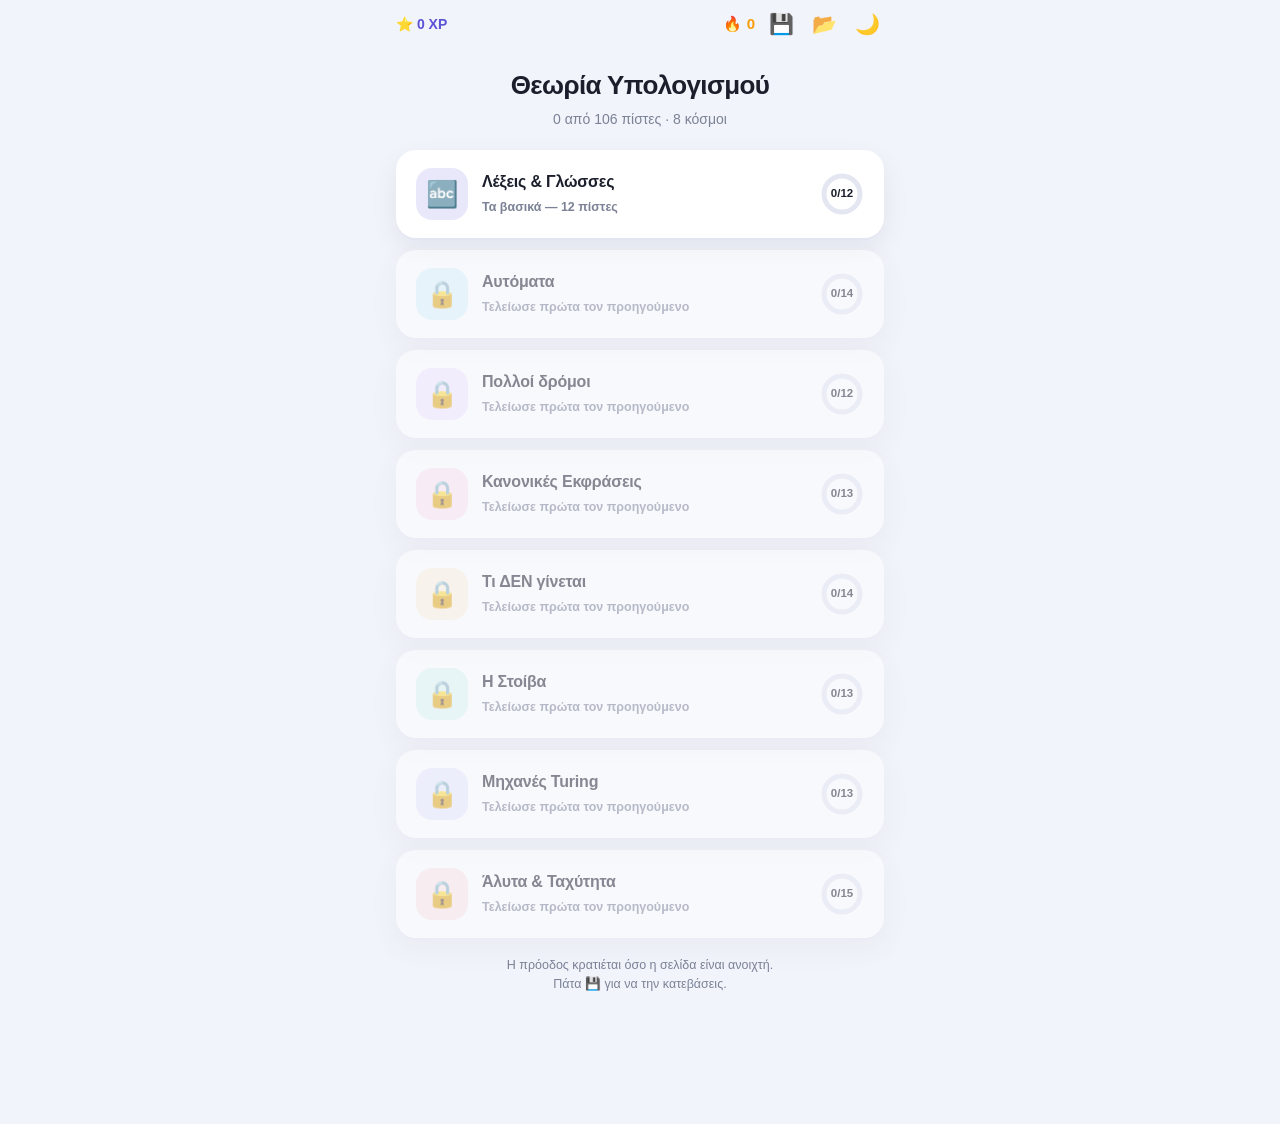
<file: paixnidi.html>
<!DOCTYPE html>
<html lang="el">
<head>
<meta charset="utf-8">
<meta name="viewport" content="width=device-width, initial-scale=1, maximum-scale=1">
<title>Θεωρία Υπολογισμού — Το Παιχνίδι</title>
<style>
:root{
  --bg:#f2f4fb; --card:#fff; --ink:#1b1e2b; --mut:#7b8296; --line:#e4e7f2;
  --br:#5b53d6; --ok:#22c55e; --okd:#16a34a; --bad:#ef4444; --badd:#dc2626;
  --gold:#f59e0b; --shadow:0 2px 0 var(--line),0 10px 28px rgba(20,24,60,.07);
}
body.dark{ --bg:#11131b; --card:#1a1d27; --ink:#eaecf4; --mut:#949bb0; --line:#2b3040;
  --br:#8b83ff; --shadow:0 2px 0 var(--line),0 10px 28px rgba(0,0,0,.35); }
*{box-sizing:border-box;-webkit-tap-highlight-color:transparent}
html,body{margin:0;padding:0;height:100%}
body{background:var(--bg);color:var(--ink);
  font-family:-apple-system,BlinkMacSystemFont,"Segoe UI",Roboto,"Helvetica Neue",Arial,sans-serif;
  line-height:1.5;-webkit-font-smoothing:antialiased;overscroll-behavior:none}
.mono{font-family:ui-monospace,SFMono-Regular,Menlo,Consolas,monospace}

/* ---------- shell ---------- */
.app{max-width:520px;margin:0 auto;min-height:100%;display:flex;flex-direction:column;position:relative}
.top{position:sticky;top:0;z-index:20;background:var(--bg);padding:12px 16px 8px;
  display:flex;align-items:center;gap:10px}
.hearts{font-size:19px;letter-spacing:1px}
.streak{display:flex;align-items:center;gap:4px;font-weight:800;font-size:15px;color:var(--gold)}
.xp{margin-inline-start:auto;font-weight:800;font-size:14px;color:var(--br)}
.iconb{border:0;background:transparent;font-size:20px;cursor:pointer;padding:2px 4px;line-height:1}
.pbar{height:12px;background:var(--line);border-radius:99px;overflow:hidden;flex:1}
.pbar i{display:block;height:100%;background:linear-gradient(90deg,var(--ok),#4ade80);
  border-radius:99px;transition:width .35s cubic-bezier(.3,1.4,.5,1)}
.body{flex:1;padding:8px 16px 130px}

/* ---------- map ---------- */
.hero{text-align:center;padding:14px 10px 20px}
.hero h1{font-size:26px;margin:0 0 4px;font-weight:850;letter-spacing:-.6px}
.hero p{margin:0;color:var(--mut);font-size:14px}
.wcard{display:flex;align-items:center;gap:14px;background:var(--card);border-radius:20px;
  padding:16px 18px;margin-bottom:12px;box-shadow:var(--shadow);cursor:pointer;
  border:2px solid transparent;transition:transform .12s,border-color .15s;position:relative}
.wcard:active{transform:scale(.985)}
.wcard.lock{opacity:.5;cursor:not-allowed}
.wcard.done{border-color:var(--ok)}
.wemo{width:52px;height:52px;border-radius:16px;display:grid;place-items:center;font-size:26px;flex:none}
.wtxt{flex:1;min-width:0}
.wtxt b{display:block;font-size:16px;font-weight:800;letter-spacing:-.2px}
.wtxt small{color:var(--mut);font-size:12.5px;font-weight:600}
.ring{width:44px;height:44px;flex:none;position:relative}
.ring svg{transform:rotate(-90deg)}
.ring span{position:absolute;inset:0;display:grid;place-items:center;font-size:11.5px;font-weight:800}

/* ---------- level card ---------- */
.stage{animation:pop .3s cubic-bezier(.2,1.3,.4,1)}
@keyframes pop{from{opacity:0;transform:translateY(14px) scale(.98)}to{opacity:1;transform:none}}
.qtitle{font-size:13px;font-weight:800;color:var(--mut);text-transform:uppercase;
  letter-spacing:.8px;margin-bottom:10px}
.qbig{font-size:23px;font-weight:800;letter-spacing:-.5px;line-height:1.3;margin-bottom:6px}
.qsub{font-size:15.5px;color:var(--mut);margin-bottom:16px}
.facticon{font-size:52px;text-align:center;margin:6px 0 12px}
.factbox{background:var(--card);border-radius:20px;padding:22px 20px;box-shadow:var(--shadow);
  text-align:center;margin-bottom:14px}
.factbox .big{font-size:21px;font-weight:800;letter-spacing:-.4px;line-height:1.35}
.factbox .sm{font-size:15px;color:var(--mut);margin-top:9px}
.tip{background:var(--card);border-radius:16px;padding:13px 16px;box-shadow:var(--shadow);
  font-size:14.5px;margin-bottom:14px}
.tip b{color:var(--br)}

/* ---------- options ---------- */
.opts{display:flex;flex-direction:column;gap:10px}
.opt{display:block;width:100%;text-align:start;background:var(--card);color:var(--ink);
  border:2px solid var(--line);border-bottom-width:4px;border-radius:16px;padding:15px 17px;
  font-size:16.5px;font-weight:700;font-family:inherit;cursor:pointer;transition:.12s;line-height:1.35}
.opt:active:not(:disabled){transform:translateY(2px);border-bottom-width:2px}
.opt:disabled{cursor:default}
.opt.sel{border-color:var(--br);background:color-mix(in srgb,var(--br) 10%,var(--card))}
.opt.good{border-color:var(--ok);background:color-mix(in srgb,var(--ok) 14%,var(--card));color:var(--okd)}
.opt.bad{border-color:var(--bad);background:color-mix(in srgb,var(--bad) 14%,var(--card));color:var(--badd)}
.opt.fade{opacity:.45}
body.dark .opt.good{color:#86efac} body.dark .opt.bad{color:#fca5a5}
.opts.two{display:grid;grid-template-columns:1fr 1fr;gap:10px}
.opts.two .opt{text-align:center;font-size:18px;padding:18px 10px}

/* chips for tap-levels */
.chips{display:flex;flex-wrap:wrap;gap:9px}
.chip{background:var(--card);border:2px solid var(--line);border-bottom-width:4px;border-radius:14px;
  padding:12px 16px;font-size:17px;font-weight:800;cursor:pointer;font-family:ui-monospace,Menlo,monospace;
  color:var(--ink);transition:.12s}
.chip:active:not(:disabled){transform:translateY(2px);border-bottom-width:2px}
.chip.sel{border-color:var(--br);background:color-mix(in srgb,var(--br) 12%,var(--card))}
.chip.good{border-color:var(--ok);background:color-mix(in srgb,var(--ok) 16%,var(--card))}
.chip.bad{border-color:var(--bad);background:color-mix(in srgb,var(--bad) 16%,var(--card))}
.chip.miss{border-color:var(--ok);border-style:dashed}

/* ---------- automaton / tape ---------- */
.viz{background:var(--card);border-radius:18px;padding:12px 8px;box-shadow:var(--shadow);
  margin-bottom:14px;overflow-x:auto}
svg.au{display:block;margin:0 auto;max-width:100%}
.st circle{fill:var(--card);stroke:var(--ink);stroke-width:2.2;transition:.25s}
.st.on circle{fill:var(--br);stroke:var(--br)}
.st.on text{fill:#fff}
.st text{font-size:13px;font-weight:800;fill:var(--ink);text-anchor:middle;dominant-baseline:central}
.ed{stroke:var(--mut);stroke-width:1.8;fill:none;marker-end:url(#a1);transition:.2s}
.ed.on{stroke:var(--br);stroke-width:3.4}
.el{font-size:12.5px;font-weight:800;fill:var(--mut);text-anchor:middle}
.el.on{fill:var(--br)}
.tape{display:flex;gap:5px;justify-content:center;flex-wrap:wrap;margin:12px 0 4px}
.cel{width:38px;height:44px;border:2px solid var(--line);border-radius:10px;display:grid;place-items:center;
  font-family:ui-monospace,Menlo,monospace;font-size:18px;font-weight:800;transition:.2s;background:var(--card)}
.cel.past{opacity:.35}
.cel.now{border-color:var(--br);background:color-mix(in srgb,var(--br) 12%,var(--card));transform:translateY(-4px)}
.stk{display:flex;flex-direction:column-reverse;gap:3px;align-items:center;min-height:44px;justify-content:flex-end}
.stk .cel{width:32px;height:30px;font-size:14px}

/* ---------- bottom bar ---------- */
.foot{position:fixed;bottom:0;left:0;right:0;z-index:30;background:var(--card);
  border-top:2px solid var(--line);padding:14px 16px calc(14px + env(safe-area-inset-bottom));
  transition:background .2s,border-color .2s}
.foot .in{max-width:520px;margin:0 auto;display:flex;align-items:center;gap:12px}
.foot.good{background:color-mix(in srgb,var(--ok) 15%,var(--card));border-color:var(--ok)}
.foot.bad{background:color-mix(in srgb,var(--bad) 15%,var(--card));border-color:var(--bad)}
.fmsg{flex:1;min-width:0;font-size:14.5px;font-weight:600}
.fmsg b{display:block;font-size:17px;font-weight:850;margin-bottom:1px}
.foot.good .fmsg b{color:var(--okd)} .foot.bad .fmsg b{color:var(--badd)}
body.dark .foot.good .fmsg b{color:#86efac} body.dark .foot.bad .fmsg b{color:#fca5a5}
.go{border:0;border-radius:16px;padding:15px 26px;font-size:16.5px;font-weight:850;font-family:inherit;
  cursor:pointer;background:var(--br);color:#fff;box-shadow:0 4px 0 rgba(0,0,0,.18);transition:.12s;white-space:nowrap}
.go:active:not(:disabled){transform:translateY(3px);box-shadow:0 1px 0 rgba(0,0,0,.18)}
.go:disabled{background:var(--line);color:var(--mut);box-shadow:none;cursor:default}
.go.g{background:var(--okd)} .go.r{background:var(--badd)}
.go.wide{width:100%;text-align:center}

/* ---------- overlays ---------- */
.ov{position:fixed;inset:0;z-index:60;background:rgba(15,18,40,.55);backdrop-filter:blur(3px);
  display:grid;place-items:center;padding:22px;animation:fade .2s}
@keyframes fade{from{opacity:0}to{opacity:1}}
.ovc{background:var(--card);border-radius:26px;padding:30px 24px;max-width:400px;width:100%;
  text-align:center;box-shadow:0 20px 60px rgba(0,0,0,.3);animation:pop .35s cubic-bezier(.2,1.3,.4,1)}
.ovc .em{font-size:62px;line-height:1;margin-bottom:10px}
.ovc h2{font-size:24px;margin:0 0 6px;font-weight:850;letter-spacing:-.5px}
.ovc p{margin:0 0 18px;color:var(--mut);font-size:15px}
.stats{display:flex;gap:10px;justify-content:center;margin-bottom:18px}
.stat{background:var(--bg);border-radius:14px;padding:11px 16px;min-width:82px}
.stat b{display:block;font-size:22px;font-weight:850;letter-spacing:-.5px}
.stat span{font-size:11.5px;color:var(--mut);font-weight:700}

/* animations */
@keyframes shake{0%,100%{transform:translateX(0)}20%{transform:translateX(-9px)}
  40%{transform:translateX(8px)}60%{transform:translateX(-5px)}80%{transform:translateX(4px)}}
.shake{animation:shake .4s}
@keyframes bump{0%{transform:scale(1)}50%{transform:scale(1.22)}100%{transform:scale(1)}}
.bump{animation:bump .35s}
.conf{position:fixed;inset:0;pointer-events:none;z-index:70;overflow:hidden}
.conf i{position:absolute;width:9px;height:14px;border-radius:2px;animation:fall 1.5s linear forwards}
@keyframes fall{to{transform:translateY(105vh) rotate(640deg);opacity:0}}
.center{text-align:center}
.mini{font-size:12.5px;color:var(--mut)}
</style>
</head>
<body>
<div class="app">
  <div class="top" id="tbar"></div>
  <div class="body" id="view"></div>
</div>
<div class="foot" id="foot" style="display:none"><div class="in" id="footin"></div></div>
<script>
/* =======================================================
   ΜΙΚΡΟΣ ΚΙΝΗΤΗΡΑΣ ΑΥΤΟΜΑΤΩΝ
   ======================================================= */
const R=23, $=s=>document.querySelector(s);
const esc=s=>String(s).replace(/&/g,'&amp;').replace(/</g,'&lt;').replace(/>/g,'&gt;');
const nodeOf=(A,id)=>A.st.find(s=>s.id===id);

function grp(A){ const g={};
  A.ed.forEach(e=>{const k=e.f+'>'+e.t;(g[k]=g[k]||{f:e.f,t:e.t,s:[]}).s.push(e.l||e.s);});
  return Object.values(g); }

function path(A,g,bi){
  const a=nodeOf(A,g.f), b=nodeOf(A,g.t);
  if(g.f===g.t){ const x=a.x, y=a.y-R;
    return {d:`M ${x-12} ${y+4} C ${x-29} ${y-36}, ${x+29} ${y-36}, ${x+12} ${y+4}`, lx:x, ly:y-28}; }
  const dx=b.x-a.x, dy=b.y-a.y, L=Math.hypot(dx,dy)||1, ux=dx/L, uy=dy/L, px=-uy, py=ux;
  const o = bi?16:0;
  const sx=a.x+ux*R+px*o*.55, sy=a.y+uy*R+py*o*.55;
  const ex=b.x-ux*(R+7)+px*o*.55, ey=b.y-uy*(R+7)+py*o*.55;
  const mx=(a.x+b.x)/2+px*o, my=(a.y+b.y)/2+py*o;
  return { d:o?`M ${sx} ${sy} Q ${mx} ${my} ${ex} ${ey}`:`M ${sx} ${sy} L ${ex} ${ey}`,
           lx:mx+px*13, ly:my+py*13-2 };
}

function drawA(A, live, liveEd){
  live=live||[]; liveEd=liveEd||[];
  const gs=grp(A), pr=new Set(gs.map(g=>g.f+'|'+g.t));
  let s=`<svg class="au" viewBox="0 0 ${A.w} ${A.h}" width="${A.w}" height="${A.h}"><defs>
    <marker id="a1" viewBox="0 0 10 10" refX="9" refY="5" markerWidth="6" markerHeight="6" orient="auto-start-reverse">
    <path d="M 0 0 L 10 5 L 0 10 z" fill="currentColor"/></marker></defs>`;
  gs.forEach(g=>{
    const bi = g.f!==g.t && pr.has(g.t+'|'+g.f), p=path(A,g,bi);
    const on = liveEd.some(x=>x.f===g.f&&x.t===g.t);
    s+=`<path class="ed${on?' on':''}" d="${p.d}" style="color:${on?'var(--br)':'var(--mut)'}"/>`;
    s+=`<text class="el${on?' on':''}" x="${p.lx}" y="${p.ly}">${esc(g.s.join(','))}</text>`;
  });
  A.st.forEach(n=>{
    if(n.i0){ s+=`<path class="ed" d="M ${n.x-R-22} ${n.y} L ${n.x-R-3} ${n.y}" style="color:var(--mut)"/>`; }
    s+=`<g class="st${live.includes(n.id)?' on':''}">`;
    if(n.f) s+=`<circle cx="${n.x}" cy="${n.y}" r="${R+5}" fill="none"/>`;
    s+=`<circle cx="${n.x}" cy="${n.y}" r="${R}"/><text x="${n.x}" y="${n.y}">${esc(n.l)}</text></g>`;
  });
  return s+`</svg>`;
}

function ecl(A,set){ const o=new Set(set), st=[...set];
  while(st.length){ const q=st.pop();
    A.ed.filter(e=>e.f===q&&(e.s==='ε')).forEach(e=>{ if(!o.has(e.t)){o.add(e.t);st.push(e.t);} }); }
  return [...o]; }
function startS(A){ const s=A.st.find(x=>x.i0).id; return A.nd?ecl(A,[s]):[s]; }
function stepS(A,cur,c){ let n=[],u=[];
  cur.forEach(q=>A.ed.filter(e=>e.f===q&&e.s===c).forEach(e=>{ if(!n.includes(e.t))n.push(e.t); u.push({f:e.f,t:e.t}); }));
  if(A.nd) n=ecl(A,n);
  return {n,u}; }
function accepts(A,w){ let c=startS(A);
  for(const ch of w){ c=stepS(A,c,ch).n; if(!c.length) return false; }
  return c.some(q=>nodeOf(A,q).f); }

/* =======================================================
   ΚΑΤΑΣΤΑΣΗ ΠΑΙΧΝΙΔΙΟΥ
   ======================================================= */
const G = { w:null, q:[], i:0, hearts:5, streak:0, xp:0, best:0,
            done:{}, ans:null, locked:false, total:0, right:0 };

const HMAX = 5;
const view=$('#view'), tbar=$('#tbar'), foot=$('#foot'), footin=$('#footin');

function save(){ return {v:1, xp:G.xp, best:G.best, done:G.done}; }
function load(d){ if(!d) return; G.xp=d.xp||0; G.best=d.best||0; G.done=d.done||{}; }

function worldDone(i){ return (G.done[i]||0) >= W[i].lv.length; }
function unlocked(i){ return i===0 || worldDone(i-1); }
function totalLv(){ return W.reduce((s,w)=>s+w.lv.length,0); }
function totalDone(){ return Object.values(G.done).reduce((a,b)=>a+b,0); }

/* =======================================================
   ΧΑΡΤΗΣ ΚΟΣΜΩΝ
   ======================================================= */
function drawTop(){
  if(G.w===null){
    tbar.innerHTML = `<span class="xp" style="margin:0">⭐ ${G.xp} XP</span>
      <span class="streak" style="margin-inline-start:auto">🔥 ${G.best}</span>
      <button class="iconb" onclick="doSave()" title="Αποθήκευση">💾</button>
      <button class="iconb" onclick="doLoad()" title="Φόρτωση">📂</button>
      <button class="iconb" onclick="toggleTheme(this)">🌙</button>`;
  } else {
    const pct = G.total ? Math.round(G.right/G.total*100) : 0;
    tbar.innerHTML = `<button class="iconb" onclick="quit()">✕</button>
      <div class="pbar"><i style="width:${pct}%"></i></div>
      <span class="streak">🔥 ${G.streak}</span>
      <span class="hearts" id="hh">${'❤️'.repeat(G.hearts)}${'🤍'.repeat(HMAX-G.hearts)}</span>`;
  }
}

function drawMap(){
  G.w=null; foot.style.display='none'; drawTop();
  const td=totalDone(), tl=totalLv();
  let h = `<div class="hero"><h1>Θεωρία Υπολογισμού</h1>
    <p>${td} από ${tl} πίστες · ${W.length} κόσμοι</p></div>`;
  W.forEach((w,i)=>{
    const d=G.done[i]||0, n=w.lv.length, pct=d/n, lock=!unlocked(i), fin=d>=n;
    const c=2*Math.PI*18, off=c*(1-pct);
    h += `<div class="wcard ${lock?'lock':''} ${fin?'done':''}" ${lock?'':`onclick="enter(${i})"`}>
      <div class="wemo" style="background:${w.c}22">${lock?'🔒':w.e}</div>
      <div class="wtxt"><b>${w.t}</b><small>${lock?'Τελείωσε πρώτα τον προηγούμενο':w.s}</small></div>
      <div class="ring"><svg width="44" height="44">
        <circle cx="22" cy="22" r="18" fill="none" stroke="var(--line)" stroke-width="5"/>
        <circle cx="22" cy="22" r="18" fill="none" stroke="${fin?'var(--ok)':w.c}" stroke-width="5"
          stroke-linecap="round" stroke-dasharray="${c}" stroke-dashoffset="${off}"/></svg>
        <span>${fin?'✓':d+'/'+n}</span></div></div>`;
  });
  if(td>=tl) h += `<div class="factbox" style="margin-top:6px"><div class="facticon">🏆</div>
    <div class="big">Τα τελείωσες όλα!</div>
    <div class="sm">Τώρα άνοιξε το <b>test.html</b> και δούλεψε τις 304 ερωτήσεις — θα σου φανούν πολύ πιο εύκολες.</div></div>`;
  h += `<div class="mini center" style="margin-top:18px">Η πρόοδος κρατιέται όσο η σελίδα είναι ανοιχτή.<br>Πάτα 💾 για να την κατεβάσεις.</div>`;
  view.innerHTML=h;
  window.scrollTo(0,0);
}

/* =======================================================
   ΕΙΣΟΔΟΣ ΣΕ ΚΟΣΜΟ
   ======================================================= */
function enter(i){
  G.w=i; G.q=W[i].lv.map((l,k)=>({l,k,retry:0})); G.i=0;
  G.hearts=HMAX; G.streak=0; G.total=G.q.length; G.right=0; G.locked=false;
  drawTop(); step();
}
function quit(){ drawMap(); }

function step(){
  if(G.i >= G.q.length){ finishWorld(); return; }
  G.ans=null; G.locked=false;
  foot.className='foot'; foot.style.display='none';
  render(G.q[G.i].l);
  window.scrollTo(0,0);
}

/* =======================================================
   ΑΠΟΤΕΛΕΣΜΑ
   ======================================================= */
function judge(ok, msg, extra){
  if(G.locked) return; G.locked=true;
  const cur = G.q[G.i];
  if(ok){
    G.right++; G.streak++; G.xp += 10 + Math.min(G.streak,10);
    if(G.streak > G.best) G.best = G.streak;
    G.done[G.w] = Math.max(G.done[G.w]||0, 0);
    foot.className='foot good';
    footin.innerHTML = `<div class="fmsg"><b>${msg||'Σωστά!'}</b>${extra?extra:''}</div>
      <button class="go g" onclick="next()">Συνέχεια</button>`;
  } else {
    G.hearts--; G.streak=0;
    if(cur.retry===0){ cur.retry=1; G.q.push({l:cur.l,k:cur.k,retry:1}); G.total++; }
    foot.className='foot bad';
    footin.innerHTML = `<div class="fmsg"><b>${msg||'Όχι ακριβώς'}</b>${extra?extra:''}</div>
      <button class="go r" onclick="next()">Κατάλαβα</button>`;
    const hh=$('#hh'); if(hh){ hh.classList.add('bump'); setTimeout(()=>hh.classList.remove('bump'),400); }
  }
  foot.style.display='block'; drawTop();
  if(!ok && G.hearts<=0) setTimeout(noHearts,700);
}
function next(){ G.i++; step(); }

function noHearts(){
  showOv(`<div class="em">💔</div><h2>Τέλειωσαν οι ζωές</h2>
    <p>Δεν πειράζει — έτσι μαθαίνεις. Συνέχισε από εκεί που έμεινες.</p>
    <button class="go wide" onclick="closeOv();G.hearts=3;drawTop()">Συνέχεια με 3 ❤️</button>
    <button class="go wide" style="background:var(--line);color:var(--mut);margin-top:9px"
      onclick="closeOv();drawMap()">Πίσω στον χάρτη</button>`);
}

function finishWorld(){
  G.done[G.w] = W[G.w].lv.length;
  confetti();
  const acc = G.total ? Math.round(G.right/G.total*100) : 100;
  const nx = G.w+1 < W.length;
  showOv(`<div class="em">${acc>=90?'🏆':acc>=70?'🎉':'👏'}</div>
    <h2>${W[G.w].t} ✓</h2><p>Τελείωσες τον κόσμο!</p>
    <div class="stats">
      <div class="stat"><b>${W[G.w].lv.length}</b><span>ΠΙΣΤΕΣ</span></div>
      <div class="stat"><b>${acc}%</b><span>ΑΚΡΙΒΕΙΑ</span></div>
      <div class="stat"><b>${G.xp}</b><span>XP</span></div></div>
    ${nx?`<button class="go wide" onclick="closeOv();enter(${G.w+1})">Επόμενος κόσμος →</button>`:''}
    <button class="go wide" style="${nx?'background:var(--line);color:var(--mut);margin-top:9px':''}"
      onclick="closeOv();drawMap()">Χάρτης</button>`);
}

/* overlays + fx */
function showOv(html){
  const d=document.createElement('div'); d.className='ov'; d.id='ov';
  d.innerHTML=`<div class="ovc">${html}</div>`; document.body.appendChild(d);
}
function closeOv(){ const o=$('#ov'); if(o) o.remove(); }
function confetti(){
  const c=document.createElement('div'); c.className='conf';
  const cols=['#5b53d6','#22c55e','#f59e0b','#ef4444','#06b6d4','#a855f7'];
  for(let i=0;i<70;i++){ const p=document.createElement('i');
    p.style.left=Math.random()*100+'%'; p.style.top=-20+'px';
    p.style.background=cols[i%cols.length];
    p.style.animationDelay=(Math.random()*.5)+'s';
    p.style.animationDuration=(1+Math.random())+'s'; c.appendChild(p); }
  document.body.appendChild(c); setTimeout(()=>c.remove(),2600);
}
function toggleTheme(b){ document.body.classList.toggle('dark');
  b.textContent = document.body.classList.contains('dark')?'☀️':'🌙'; }
function doSave(){
  const b=new Blob([JSON.stringify(save())],{type:'application/json'});
  const a=document.createElement('a'); a.href=URL.createObjectURL(b);
  a.download='proodos-paixnidi.json'; a.click(); URL.revokeObjectURL(a.href);
}
function doLoad(){
  const f=document.createElement('input'); f.type='file'; f.accept='.json';
  f.onchange=e=>{ const fl=e.target.files[0]; if(!fl) return; const r=new FileReader();
    r.onload=()=>{ try{ load(JSON.parse(r.result)); drawMap(); }catch(_){ alert('Δεν διαβάστηκε το αρχείο.'); } };
    r.readAsText(fl); };
  f.click();
}

/* =======================================================
   ΤΥΠΟΙ ΠΙΣΤΑΣ
   ======================================================= */
function render(L){
  if(L.k==='f') return rFact(L);
  if(L.k==='p') return rPick(L);
  if(L.k==='t') return rTap(L);
  if(L.k==='r') return rRun(L);
  if(L.k==='o') return rOrd(L);
}

/* --- ΚΑΡΤΑ ΓΝΩΣΗΣ --- */
function rFact(L){
  view.innerHTML = `<div class="stage"><div class="qtitle">Κράτα αυτό</div>
    <div class="factbox"><div class="facticon">${L.em||'💡'}</div>
      <div class="big">${L.big}</div>${L.sm?`<div class="sm">${L.sm}</div>`:''}</div>
    ${L.viz?`<div class="viz">${L.viz}</div>`:''}</div>`;
  foot.className='foot'; foot.style.display='block';
  footin.innerHTML = `<button class="go wide" onclick="G.right++;G.xp+=5;next()">Το ’πιασα 👍</button>`;
}

/* --- ΠΟΛΛΑΠΛΗ ΕΠΙΛΟΓΗ --- */
function rPick(L){
  const two = L.o.length===2 && L.o.every(o=>o.length<=14);
  view.innerHTML = `<div class="stage"><div class="qtitle">${L.h||'Διάλεξε'}</div>
    <div class="qbig">${L.q}</div>${L.s?`<div class="qsub">${L.s}</div>`:''}
    ${L.viz?`<div class="viz">${L.viz}</div>`:''}
    <div class="opts ${two?'two':''}" id="op">
      ${L.o.map((o,i)=>`<button class="opt" data-i="${i}">${o}</button>`).join('')}</div></div>`;
  $('#op').querySelectorAll('.opt').forEach(b=>b.onclick=()=>{
    const i=+b.dataset.i, ok=i===L.a;
    $('#op').querySelectorAll('.opt').forEach((x,j)=>{ x.disabled=true;
      if(j===L.a)x.classList.add('good'); else if(j===i)x.classList.add('bad'); else x.classList.add('fade'); });
    if(!ok) b.classList.add('shake');
    judge(ok, ok?'Σωστά!':'Η σωστή είναι η άλλη', `<span>${L.e}</span>`);
  });
}

/* --- ΔΙΑΛΕΞΕ ΟΛΕΣ --- */
function rTap(L){
  view.innerHTML = `<div class="stage"><div class="qtitle">Διάλεξε όλες τις σωστές</div>
    <div class="qbig">${L.q}</div>${L.s?`<div class="qsub">${L.s}</div>`:''}
    ${L.viz?`<div class="viz">${L.viz}</div>`:''}
    <div class="chips" id="cp">
      ${L.it.map((x,i)=>`<button class="chip" data-i="${i}">${x[0]===''?'ε':esc(x[0])}</button>`).join('')}</div></div>`;
  const sel=new Set();
  const upd=()=>{ $('#gobtn').disabled = sel.size===0; };
  $('#cp').querySelectorAll('.chip').forEach(b=>b.onclick=()=>{
    if(G.locked) return; const i=+b.dataset.i;
    if(sel.has(i)){sel.delete(i);b.classList.remove('sel');} else {sel.add(i);b.classList.add('sel');}
    upd();
  });
  foot.className='foot'; foot.style.display='block';
  footin.innerHTML = `<button class="go wide" id="gobtn" disabled onclick="tapCheck()">Έλεγχος</button>`;
  window._tap = {L,sel};
}
function tapCheck(){
  const {L,sel}=window._tap;
  let ok=true;
  $('#cp').querySelectorAll('.chip').forEach((b,i)=>{
    const should=!!L.it[i][1], picked=sel.has(i);
    b.disabled=true; b.classList.remove('sel');
    if(should&&picked) b.classList.add('good');
    else if(!should&&picked){ b.classList.add('bad'); ok=false; }
    else if(should&&!picked){ b.classList.add('miss'); ok=false; }
  });
  judge(ok, ok?'Τέλεια!':'Κοίτα ποιες ήταν', `<span>${L.e}</span>`);
}

/* --- ΠΡΟΒΛΕΨΕ ΚΑΙ ΔΕΣ --- */
function rRun(L){
  const ok = accepts(L.A, L.w);
  view.innerHTML = `<div class="stage"><div class="qtitle">Πρόβλεψε</div>
    <div class="qbig">${L.q||'Θα δεχτεί τη λέξη;'}</div>
    ${L.s?`<div class="qsub">${L.s}</div>`:''}
    <div class="viz" id="vz">${drawA(L.A, startS(L.A), [])}
      <div class="tape" id="tp">${[...L.w].map((c,i)=>`<div class="cel ${i===0?'now':''}">${esc(c)}</div>`).join('')||'<div class="cel now">ε</div>'}</div>
    </div>
    <div class="opts two" id="op">
      <button class="opt" data-v="1">✓ ΝΑΙ</button>
      <button class="opt" data-v="0">✗ ΟΧΙ</button></div></div>`;
  $('#op').querySelectorAll('.opt').forEach(b=>b.onclick=()=>{
    const said = b.dataset.v==='1', right = said===ok;
    $('#op').querySelectorAll('.opt').forEach(x=>{ x.disabled=true;
      const v=x.dataset.v==='1'; if(v===ok) x.classList.add('good'); else x.classList.add(said===v?'bad':'fade'); });
    if(!right) b.classList.add('shake');
    judge(right, right?'Σωστά!':(ok?'Το δέχεται!':'Δεν το δέχεται!'), `<span>${L.e}</span>`);
    play(L.A, L.w);
  });
}
function play(A,w){
  let cur=startS(A), pos=0, ed=[];
  const vz=$('#vz');
  const paint=()=>{ vz.innerHTML = drawA(A,cur,ed)
    + `<div class="tape">${[...w].map((c,i)=>`<div class="cel ${i<pos?'past':''} ${i===pos?'now':''}">${esc(c)}</div>`).join('')||'<div class="cel now">ε</div>'}</div>`; };
  paint();
  const t=setInterval(()=>{
    if(pos>=w.length || !cur.length){ clearInterval(t); ed=[]; paint(); return; }
    const r=stepS(A,cur,w[pos]); cur=r.n; ed=r.u; pos++; paint();
  }, 620);
}

/* --- ΒΑΛΕ ΣΕ ΣΕΙΡΑ --- */
function rOrd(L){
  const sh = L.it.map((t,i)=>({t,i})).sort(()=>Math.random()-.5);
  view.innerHTML = `<div class="stage"><div class="qtitle">Βάλε σε σειρά</div>
    <div class="qbig">${L.q}</div>
    <div class="opts" id="op">${sh.map(x=>`<button class="opt" data-i="${x.i}"><span class="num"></span>${x.t}</button>`).join('')}</div></div>`;
  let want=0;
  $('#op').querySelectorAll('.opt').forEach(b=>b.onclick=()=>{
    if(G.locked) return;
    const i=+b.dataset.i;
    if(i===want){ b.classList.add('good'); b.disabled=true; b.innerHTML=`${want+1}. `+b.textContent; want++;
      if(want===L.it.length) judge(true,'Τέλεια σειρά!',`<span>${L.e}</span>`);
    } else {
      b.classList.add('shake','bad');
      $('#op').querySelectorAll('.opt').forEach((x,j)=>{ x.disabled=true; });
      judge(false,'Λάθος σειρά',`<span>${L.e}</span>`);
    }
  });
}

/* =======================================================
   ΑΥΤΟΜΑΤΑ (μικρά, για τις πίστες)
   ======================================================= */
const M = {
  end1:{ w:300,h:150, st:[{id:'A',x:88,y:88,i0:1,l:'A'},{id:'B',x:212,y:88,f:1,l:'B'}],
    ed:[{f:'A',t:'A',s:'0'},{f:'A',t:'B',s:'1'},{f:'B',t:'B',s:'1'},{f:'B',t:'A',s:'0'}]},
  odd1:{ w:300,h:150, st:[{id:'A',x:88,y:88,i0:1,l:'A'},{id:'B',x:212,y:88,f:1,l:'B'}],
    ed:[{f:'A',t:'A',s:'0'},{f:'A',t:'B',s:'1'},{f:'B',t:'A',s:'1'},{f:'B',t:'B',s:'0'}]},
  c001:{ w:470,h:150, st:[{id:'A',x:58,y:88,i0:1,l:'A'},{id:'B',x:188,y:88,l:'B'},
                          {id:'C',x:318,y:88,l:'C'},{id:'D',x:430,y:88,f:1,l:'D'}],
    ed:[{f:'A',t:'A',s:'1'},{f:'A',t:'B',s:'0'},{f:'B',t:'C',s:'0'},{f:'B',t:'A',s:'1'},
        {f:'C',t:'C',s:'0'},{f:'C',t:'D',s:'1'},{f:'D',t:'D',s:'0'},{f:'D',t:'D',s:'1'}]},
  endab:{ w:330,h:190, st:[{id:'A',x:88,y:60,i0:1,l:'A'},{id:'B',x:240,y:60,l:'B'},
                           {id:'C',x:164,y:148,f:1,l:'C'}],
    ed:[{f:'A',t:'A',s:'b'},{f:'A',t:'B',s:'a'},{f:'B',t:'B',s:'a'},
        {f:'B',t:'C',s:'b'},{f:'C',t:'B',s:'a'},{f:'C',t:'A',s:'b'}]},
  nfa11:{ nd:1, w:410,h:150, st:[{id:'A',x:60,y:88,i0:1,l:'A'},{id:'B',x:190,y:88,l:'B'},
                                 {id:'C',x:330,y:88,f:1,l:'C'}],
    ed:[{f:'A',t:'A',s:'0'},{f:'A',t:'A',s:'1'},{f:'A',t:'B',s:'1'},{f:'B',t:'C',s:'1'},
        {f:'C',t:'C',s:'0'},{f:'C',t:'C',s:'1'}]},
  nfaAB:{ nd:1, w:400,h:150, st:[{id:'A',x:60,y:88,i0:1,l:'1'},{id:'B',x:190,y:88,l:'2'},
                                 {id:'C',x:320,y:88,f:1,l:'3'}],
    ed:[{f:'A',t:'A',s:'a'},{f:'A',t:'A',s:'b'},{f:'A',t:'B',s:'a'},{f:'B',t:'C',s:'b'}]}
};

/* βοηθητικά */
const F  =(em,big,sm,viz)=>({k:'f',em,big,sm,viz});
const P  =(q,o,a,e,s,viz)=>({k:'p',q,o,a,e,s,viz});
const T  =(q,it,e,s,viz)=>({k:'t',q,it,e,s,viz});
const RN =(A,w,e,q)=>({k:'r',A:M[A],w,e,q});
const OD =(q,it,e)=>({k:'o',q,it,e});

/* =======================================================
   ΟΙ ΚΟΣΜΟΙ
   ======================================================= */
const W = [

/* ---------- 1 ---------- */
{t:'Λέξεις & Γλώσσες', s:'Τα βασικά — 12 πίστες', e:'🔤', c:'#5b53d6', lv:[
 F('🎯','Όλο το μάθημα είναι ΕΝΑ πράγμα','Δίνεις μια λέξη σε μια μηχανή. Εκείνη λέει ΝΑΙ ή ΟΧΙ. Τέλος.'),
 F('🔤','Αλφάβητο = τα γράμματα που επιτρέπονται','Π.χ. Σ = {0, 1}. Λέξη = μια σειρά από αυτά, π.χ. 0110.'),
 P('Ποιο είναι ΛΕΞΗ στο αλφάβητο {0,1};',['0110','{0,1}'],0,
   'Η λέξη είναι σειρά γραμμάτων. Το {0,1} είναι σύνολο — το αλφάβητο.'),
 F('👜','Γλώσσα = μια σακούλα με λέξεις','Π.χ. η σακούλα «όλες οι λέξεις που τελειώνουν σε 1».'),
 T('Ποιες ανήκουν στη σακούλα «τελειώνει σε 1»;',
   [['101',1],['110',0],['1',1],['0',0],['011',1]],
   'Κοιτάς ΜΟΝΟ το τελευταίο γράμμα. Τίποτα άλλο.'),
 F('🕳️','ε = η άδεια λέξη','Λέξη χωρίς κανένα γράμμα. Μήκος 0. Υπάρχει κανονικά.'),
 P('Και το ∅ τι είναι;',['Άδεια λέξη','Άδεια σακούλα'],1,
   'ε = άδειο χαρτί. ∅ = φάκελος χωρίς κανένα χαρτί μέσα. Διαφορετικά πράγματα!'),
 P('Πόσα πράγματα έχει η σακούλα {ε};',['0','1'],1,
   'Έχει ένα χαρτί μέσα — απλώς το χαρτί είναι άδειο.'),
 F('⭐','Το αστεράκι * = «όσες φορές θες»','ΚΑΙ μηδέν φορές. Γι’ αυτό το * δίνει πάντα και την ε.'),
 P('Η σακούλα είναι άδεια. Τι δίνει το ∅*;',['Τίποτα','Την ε'],1,
   'Ακόμη κι αν δεν έχεις τίποτα να κολλήσεις, το «μηδέν κολλημένα» είναι η ε. Πέφτει σε εξετάσεις!'),
 T('Σακούλα Γ = {11, 0}. Ποιες φτιάχνονται κολλώντας κομμάτια της;',
   [['110',1],['101',0],['11110',1],['1',0],['000',1]],
   'Σπας τη λέξη σε κομμάτια. Κάθε κομμάτι πρέπει να είναι 11 ή 0. Μονό 1 δεν υπάρχει στη σακούλα.'),
 F('🪆','Οι γλώσσες μπαίνουν η μία μέσα στην άλλη',
   'Κανονικές ⊂ Με στοίβα ⊂ Αποφασίσιμες ⊂ Αναγνωρίσιμες. Θα τις δεις μία-μία.')
]},

/* ---------- 2 ---------- */
{t:'Αυτόματα', s:'Κουτάκια και βελάκια — 14 πίστες', e:'⚙️', c:'#0ea5e9', lv:[
 F('⚙️','Το αυτόματο είναι κουτάκια και βελάκια',
   'Ξεκινάς σε ένα κουτάκι. Διαβάζεις γράμμα-γράμμα και ακολουθείς τα βελάκια.'),
 F('🎯','Ο διπλός κύκλος = «καλό» κουτάκι',
   'Αν ΤΕΛΕΙΩΣΕΙΣ εκεί, η λέξη γίνεται δεκτή. Αλλιώς όχι.', drawA(M.end1,['A'],[])),
 RN('end1','101','Τελείωσε στο B (διπλός κύκλος). Το αυτόματο δέχεται όσες λέξεις τελειώνουν σε 1.'),
 RN('end1','110','Το τελευταίο γράμμα είναι 0, οπότε καταλήγει στο A. Δεν είναι καλό κουτάκι.'),
 RN('end1','1','Ένα γράμμα, ένα βήμα, και είσαι στο B.'),
 F('⚠️','Μετράει ΠΟΥ ΤΕΛΕΙΩΝΕΙΣ',
   'Όχι από πού πέρασες. Μπορεί να περάσεις από το καλό κουτάκι και μετά να φύγεις.'),
 RN('odd1','11','Πέρασες από το B στο πρώτο 1 — αλλά το δεύτερο 1 σε ξαναπήγε στο A. Μετράει μόνο το ΤΕΛΟΣ.',
   'Άλλο αυτόματο! Πρόσεξε: εδώ το 0 δεν σε κουνάει καθόλου.'),
 P('Τι μετράει αυτό το αυτόματο;',['Το τελευταίο γράμμα','Πόσα 1 έχεις δει'],1,
   'Κάθε 1 σε πετάει απέναντι. Καταλήγεις στο B όταν έχεις ΠΕΡΙΤΤΟ πλήθος από 1.',null,drawA(M.odd1,['A'],[])),
 F('📏','ΚΑΝΟΝΙΚΗ γλώσσα = υπάρχει αυτόματο γι’ αυτήν','Αυτός είναι όλος ο ορισμός. Τίποτα παραπάνω.'),
 RN('c001','10011','Μόλις βρεις 001 μπαίνεις στο D και δεν ξαναβγαίνεις.',
   'Αυτό ψάχνει αν η λέξη έχει κάπου μέσα την 001.'),
 RN('c001','0101','Δεν υπάρχουν πουθενά δύο συνεχόμενα 0 ακολουθούμενα από 1.'),
 P('Τι θυμάται το αυτόματο καθώς διαβάζει;',['Όλη τη λέξη','Μόνο σε ποιο κουτάκι είναι'],1,
   'Αυτό είναι και η αδυναμία του: πεπερασμένη μνήμη. Δεν μπορεί να μετρήσει απεριόριστα.'),
 RN('endab','aab','Τα δύο τελευταία γράμματα είναι ab, άρα καταλήγεις στο C.',
   'Νέο αλφάβητο: a και b.'),
 P('Τι αναγνωρίζει αυτό;',['Αρχίζει με a','Τελειώνει σε ab'],1,
   'Το C σημαίνει «μόλις είδα a και μετά b». Από το C με a γυρνάς στο B, γιατί το a μπορεί να ξεκινά νέο ab.',
   null, drawA(M.endab,['A'],[]))
]},

/* ---------- 3 ---------- */
{t:'Πολλοί δρόμοι', s:'Μη ντετερμινισμός (NFA) — 12 πίστες', e:'🎲', c:'#a855f7', lv:[
 F('🎲','Μερικά αυτόματα έχουν ΠΟΛΛΑ βελάκια με το ίδιο γράμμα',
   'Τότε δοκιμάζεις όλους τους δρόμους ταυτόχρονα. Λέγονται NFA.'),
 F('✅','Αρκεί ΕΝΑΣ δρόμος να πετύχει',
   'Οι υπόλοιποι μπορεί να πεθάνουν στη μέση. Δεν πειράζει καθόλου.', drawA(M.nfa11,['A'],[])),
 RN('nfa11','0110','Υπάρχει δρόμος: μένεις στο A για το 0, μετά 1→B, μετά 1→C. Έφτασες στο καλό κουτάκι.',
   'Πρόσεξε: από το A με 1 φεύγουν ΔΥΟ βελάκια.'),
 RN('nfa11','0101','Δεν υπάρχουν πουθενά δύο συνεχόμενα 1, άρα κανένας δρόμος δεν φτάνει στο C.'),
 P('Σε NFA, η λέξη γίνεται δεκτή αν…',['Όλοι οι δρόμοι πετύχουν','Έστω ΕΝΑΣ πετύχει'],1,
   'Είναι το πιο συχνό λάθος του κεφαλαίου. Αρκεί ένας.'),
 F('🆓','Υπάρχουν και ΤΖΑΜΠΑ βελάκια (ε)','Αλλάζεις κουτάκι χωρίς να διαβάσεις γράμμα.'),
 P('Το NFA είναι πιο ΔΥΝΑΤΟ από το απλό αυτόματο;',['Ναι','Όχι, το ίδιο'],1,
   'Είναι πιο ΒΟΛΙΚΟ, όχι πιο δυνατό. Κάθε NFA μετατρέπεται σε απλό DFA.'),
 F('🔁','Η μετατροπή NFA → DFA','Κάθε κουτάκι του νέου αυτομάτου = μια ΟΜΑΔΑ κουτακιών του παλιού.'),
 P('Είμαι στην ομάδα {1,2}. Με a: το 1 πάει στα {1,2}, το 2 πουθενά. Πού πάω;',['{1,2}','{2}'],0,
   'Παίρνεις την ΕΝΩΣΗ όλων. Το 2 δεν προσθέτει τίποτα, άρα μένει {1,2}.'),
 P('Πότε μια ομάδα είναι «καλό» κουτάκι;',['Αν όλα μέσα είναι καλά','Αν έστω ένα είναι καλό'],1,
   'Ίδια λογική με πριν: αρκεί ένας δρόμος να πετύχει.'),
 P('NFA με 3 κουτάκια. Το DFA το πολύ πόσα;',['3','8'],1,
   'Οι ομάδες από 3 πράγματα είναι 2³ = 8. Στην πράξη κρατάς μόνο όσες χρειάζονται.'),
 RN('nfaAB','abab','Ο δρόμος: μένω στο 1 για τα πρώτα ab, μετά a→2, b→3. Ένας δρόμος αρκεί.',
   'Αυτό δέχεται όσες λέξεις τελειώνουν σε ab.')
]},

/* ---------- 4 ---------- */
{t:'Κανονικές Εκφράσεις', s:'Συνταγές αντί για σχέδια — 13 πίστες', e:'✏️', c:'#ec4899', lv:[
 F('✏️','Η κανονική έκφραση είναι μια σύντομη συνταγή',
   'Αντί για διάγραμμα, γράφεις με σύμβολα τι λέξεις θέλεις.'),
 F('🔣','Τρία μόνο σύμβολα','∪ = «ή» · κόλλημα = «και μετά» · * = «όσες φορές θες, ακόμη και μηδέν»'),
 T('Ποιες λέξεις φτιάχνει η 0*10*;',
   [['1',1],['010',1],['11',0],['00100',1],['0',0]],
   'Όσα 0 θες, ΕΝΑ 1, όσα 0 θες. Δηλαδή: ακριβώς ένα 1 μέσα στη λέξη.'),
 P('Τι σημαίνει το ba*;',['(ba) όσες φορές θες','b, μετά όσα a θες'],1,
   'Το * κολλάει μόνο στο γράμμα δίπλα του. Σειρά: πρώτα *, μετά κόλλημα, τελευταία η ένωση ∪.'),
 T('Ποιες φτιάχνει η (ΣΣ)*, με Σ = {0,1};',
   [['',1],['01',1],['101',0],['0011',1],['1',0]],
   'Κάθε γύρος τρώει ΔΥΟ γράμματα. Άρα: άρτιο μήκος. Η ε ανήκει (μήκος 0, άρτιο).'),
 P('Ισχύει (a∪b)* = a* ∪ b*;',['Ναι','Όχι'],1,
   'Η abba είναι στο αριστερό αλλά όχι στο δεξί. Το δεξί δίνει μόνο «όλα a» ή «όλα b».'),
 P('Ισχύει (ab)* = a*b*;',['Ναι','Όχι'],1,
   'Η abab είναι στο αριστερό αλλά όχι στο δεξί. Το δεξί θέλει όλα τα a μπροστά.'),
 F('🔗','Τρεις τρόποι, ένα πράγμα',
   'Αυτόματο ⟷ NFA ⟷ κανονική έκφραση. Και τα τρία περιγράφουν ΑΚΡΙΒΩΣ τις κανονικές γλώσσες.'),
 P('Η a*b* περιέχει τη λέξη ba;',['Ναι','Όχι'],1,
   'Πρώτα ΟΛΑ τα a, μετά ΟΛΑ τα b. Η ba είναι ανάποδα.'),
 P('Πόσο κάνει το 1*∅;',['1*','∅'],1,
   'Χρειάζεσαι ένα κομμάτι από κάθε πλευρά. Η ∅ δεν σου δίνει τίποτα, άρα δεν φτιάχνεται καμία λέξη.'),
 F('🔄','Από αυτόματο σε έκφραση','Σβήνεις κουτάκια ένα-ένα. Ο κανόνας: (μπαίνω)(βρόχος)*(βγαίνω).'),
 P('Σβήνω κουτάκι. Μπαίνω με a, βρόχος b, βγαίνω με c. Τι γράφω;',['abc','ab*c'],1,
   'Ο ΒΡΟΧΟΣ παίρνει το αστεράκι — μπορείς να τον γυρίσεις όσες φορές θες, ή καμία.'),
 P('Δύο φοιτητές δίνουν διαφορετικές εκφράσεις για το ίδιο αυτόματο.',
   ['Μόνο ένας έχει δίκιο','Μπορεί και οι δύο'],1,
   'Η ίδια γλώσσα γράφεται με πολλούς ισοδύναμους τρόπους. Π.χ. a(ba)* = (ab)*a.')
]},

/* ---------- 5 ---------- */
{t:'Τι ΔΕΝ γίνεται', s:'Κλειστότητα & λήμμα άντλησης — 14 πίστες', e:'🚫', c:'#f59e0b', lv:[
 F('🧱','Πράξεις σε κανονικές → πάλι κανονικές',
   'Ένωση, τομή, συμπλήρωμα, κόλλημα, αστεράκι. Όλα μένουν μέσα στην οικογένεια.'),
 F('🔄','Συμπλήρωμα = «όλες οι υπόλοιπες λέξεις»','Στο DFA: αντίστρεψε καλά και κακά κουτάκια. Τέλος.'),
 P('Το ίδιο κόλπο δουλεύει και σε NFA;',['Ναι','Όχι'],1,
   'Σε NFA μια λέξη μπορεί να έχει ΚΑΙ καλό ΚΑΙ κακό δρόμο. Πρώτα το κάνεις DFA, μετά αντιστρέφεις.'),
 P('Θες αυτόματο για «L₁ ΚΑΙ L₂ μαζί». Πώς;',['Τα τρέχω παράλληλα','Τα βάζω στη σειρά'],0,
   'Κρατάς ζευγάρι κουτακιών. Για ΤΟΜΗ: καλό όταν ΚΑΙ ΤΑ ΔΥΟ είναι καλά. Για ΕΝΩΣΗ: όταν έστω ένα.'),
 F('🚫','Τώρα το δύσκολο: κάποιες γλώσσες ΔΕΝ γίνονται',
   'Η πιο διάσημη: 0ⁿ1ⁿ — τόσα 0 όσα και 1, με τα 0 πρώτα.'),
 P('Γιατί δεν γίνεται;',['Είναι πολύ μεγάλη','Θέλει απεριόριστο μέτρημα'],1,
   'Το αυτόματο έχει ΠΕΠΕΡΑΣΜΕΝΑ κουτάκια. Δεν χωράει να θυμάται «είδα 1000 μηδενικά».'),
 F('🎣','Λήμμα άντλησης = το εργαλείο της απόδειξης',
   'Χρησιμεύει ΜΟΝΟ για να δείξεις ότι κάτι ΔΕΝ είναι κανονικό. Ποτέ το αντίθετο.'),
 F('🔁','Η ιδέα του',
   'Αν η λέξη είναι μεγάλη, ο δρόμος περνά αναγκαστικά από βρόχο. Και τον βρόχο τον γυρνάς 0, 2, 100 φορές.'),
 OD('Βάλε στη σειρά τα βήματα της απόδειξης',
   ['Υποθέτω ότι ΕΙΝΑΙ κανονική','Παίρνω μια μεγάλη λέξη της γλώσσας',
    'Δείχνω ότι ο βρόχος τη χαλάει','ΑΤΟΠΟ → άρα ΔΕΝ είναι κανονική'],
   'Πάντα απόδειξη σε άτοπο. Το κρίσιμο βήμα είναι η ΕΠΙΛΟΓΗ της λέξης.'),
 P('Το λήμμα μπορεί να δείξει ότι κάτι ΕΙΝΑΙ κανονικό;',['Ναι','Όχι, ποτέ'],1,
   'Δουλεύει μόνο προς τη μία κατεύθυνση. Για να δείξεις ότι ΕΙΝΑΙ, φτιάχνεις αυτόματο ή έκφραση.'),
 P('Πόσες φορές να γυρίσεις τον βρόχο για να βγάλεις άτοπο;',['1 φορά','0 ή 2 φορές'],1,
   'Με 1 φορά παίρνεις πίσω την αρχική λέξη — δεν κερδίζεις τίποτα.'),
 T('Ποιες ΔΕΝ είναι κανονικές;',
   [['0ⁿ1ⁿ',1],['τελειώνει σε 1',0],['ίσα 0 και 1',1],['έχει 001 μέσα',0],['w·w',1]],
   'Όποτε χρειάζεσαι απεριόριστο μέτρημα ή να θυμάσαι ολόκληρη λέξη — δεν γίνεται με αυτόματο.'),
 P('Η {aⁿbⁿ | n < 3} είναι κανονική;',['Όχι','Ναι'],1,
   'ΠΑΓΙΔΑ. n = 0,1,2 → μόνο τρεις λέξεις: ε, ab, aabb. Πεπερασμένη γλώσσα = πάντα κανονική.'),
 F('🧩','Κόλπο για ασκήσεις',
   'Αν κολλάς: τέμνε τη γλώσσα με μια απλή κανονική (π.χ. 0*1*) και πέσε σε γνωστή μη κανονική.')
]},

/* ---------- 6 ---------- */
{t:'Η Στοίβα', s:'Γραμματικές & αυτόματα στοίβας — 13 πίστες', e:'📚', c:'#14b8a6', lv:[
 F('📚','Δίνουμε στη μηχανή μια ΣΤΟΙΒΑ','Σαν σωρός από πιάτα: βάζεις πάνω, παίρνεις από πάνω.'),
 F('🔢','Τώρα μπορεί να μετρήσει!',
   'Για κάθε 0 βάζεις ένα πιάτο. Για κάθε 1 παίρνεις ένα. Άδειασε ακριβώς στο τέλος; ΝΑΙ.'),
 P('Άρα η 0ⁿ1ⁿ τώρα γίνεται;',['Ναι','Όχι'],0,
   'Ναι! Αυτές λέγονται γλώσσες ΧΩΡΙΣ ΣΥΜΦΡΑΖΟΜΕΝΑ.'),
 F('📝','Γραμματική = κανόνες που ΦΤΙΑΧΝΟΥΝ λέξεις',
   'Ο κανόνας S → 0S1 βάζει ένα 0 αριστερά και ένα 1 δεξιά ΤΑΥΤΟΧΡΟΝΑ.'),
 OD('Φτιάξε τη λέξη 0011 με τους κανόνες S → 0S1 και S → ε',
   ['S','0S1','00S11','0011'],
   'Κάθε βήμα αντικαθιστά το S. Στο τέλος το S γίνεται ε και εξαφανίζεται.'),
 T('Ποιες φτιάχνει η S → aSb | ε;',
   [['ab',1],['aabb',1],['ba',0],['',1],['abab',0]],
   'Πάντα ίσα a μπροστά και b πίσω, συμμετρικά. Η ba είναι ανάποδα, η abab δεν είναι συμμετρική.'),
 F('🔄','Η στοίβα βγάζει τα πράγματα ΑΝΑΠΟΔΑ','Ό,τι βάλεις πρώτο, βγαίνει τελευταίο.'),
 P('Άρα η στοίβα πιάνει εύκολα…',['w και μετά w ανάποδα','w και μετά ξανά w'],0,
   'Ανάποδα = δωρεάν, γιατί έτσι δουλεύει η στοίβα. Ίδια σειρά = αδύνατο.'),
 P('Η aⁿbⁿcⁿ γίνεται με στοίβα;',['Ναι','Όχι'],1,
   'Η στοίβα ξοδεύεται στη σύγκριση a με b. Μετά είναι άδεια και δεν ξέρει τίποτα για τα c.'),
 P('Δύο γλώσσες με στοίβα. Η ΤΟΜΗ τους γίνεται πάντα με στοίβα;',['Ναι','Όχι'],1,
   'ΔΙΑΦΟΡΑ από τις κανονικές! Εδώ η τομή μπορεί να σε βγάλει έξω από την οικογένεια.'),
 F('⚠️','Δύο πράγματα που ΔΕΝ κληρονομούνται',
   'Οι γλώσσες με στοίβα δεν είναι κλειστές σε ΤΟΜΗ ούτε σε ΣΥΜΠΛΗΡΩΜΑ. Οι κανονικές είναι.'),
 P('Στα απλά αυτόματα το «μαντεύω» δεν δίνει δύναμη. Στα αυτόματα στοίβας;',
   ['Ούτε εκεί','Εκεί δίνει'],1,
   'Στα αυτόματα στοίβας το μη ντετερμινιστικό είναι ΓΝΗΣΙΩΣ πιο δυνατό. Ρωτιέται.'),
 T('Ποιες ΓΙΝΟΝΤΑΙ με στοίβα;',
   [['0ⁿ1ⁿ',1],['ισορροπημένες παρενθέσεις',1],['aⁿbⁿcⁿ',0],['w·w',0],['παλίνδρομα',1]],
   'Μία μέτρηση ή μία αντιστροφή: ναι. Δύο ταυτόχρονες μετρήσεις ή επανάληψη: όχι.')
]},

/* ---------- 7 ---------- */
{t:'Μηχανές Turing', s:'Το πιο δυνατό μοντέλο — 13 πίστες', e:'🎞️', c:'#6366f1', lv:[
 F('🎞️','Η μηχανή Turing μπορεί να ΓΡΑΨΕΙ','Και να πάει και αριστερά. Άρα ξαναδιαβάζει όσο θέλει.'),
 F('♾️','Αυτό της δίνει απεριόριστη μνήμη',
   'Είναι το πιο δυνατό μοντέλο που υπάρχει. Ό,τι λύνει ένας υπολογιστής, το λύνει κι αυτή.'),
 P('Η 0ⁿ1ⁿ γίνεται με μηχανή Turing;',['Ναι','Όχι'],0,
   'Εύκολα: μαρκάρεις ένα 0 και ένα 1 κάθε φορά, μέχρι να τελειώσουν μαζί.'),
 F('🔑','ΤΟ πιο σημαντικό σημείο του μαθήματος',
   'ΑΠΟΦΑΣΙΖΕΙ = σταματάει ΠΑΝΤΑ. ΑΝΑΓΝΩΡΙΖΕΙ = μπορεί να κολλήσει για πάντα.'),
 P('Δέχεται σωστά τις λέξεις της L, αλλά σε κάποιες άλλες τρέχει για πάντα. Τι κάνει;',
   ['Αποφασίζει την L','Αναγνωρίζει την L'],1,
   'Απόφαση = εγγυημένος τερματισμός σε ΚΑΘΕ είσοδο. Εδώ δεν το έχουμε.'),
 P('Στα απλά αυτόματα, «αναγνωρίζει» και «αποφασίζει» διαφέρουν;',['Ναι','Όχι, ταυτίζονται'],1,
   'Το αυτόματο διαβάζει τη λέξη και σταματά πάντα. Η διαφορά υπάρχει ΜΟΝΟ στις μηχανές Turing.'),
 F('📥','Η μηχανή μπορεί και να ΥΠΟΛΟΓΙΖΕΙ',
   'Αντί για ΝΑΙ/ΟΧΙ, αφήνει μια απάντηση γραμμένη στην ταινία. Π.χ. w ↦ w#w.'),
 P('«Φτιάξε μηχανή που ΥΠΟΛΟΓΙΖΕΙ τη γλώσσα B». Σωστή διατύπωση;',['Ναι','Όχι'],1,
   'Οι ΓΛΩΣΣΕΣ αποφασίζονται. Οι ΣΥΝΑΡΤΗΣΕΙΣ υπολογίζονται. Παγίδα εξετάσεων.'),
 P('Στο τέλος, στην ταινία είναι πάντα η αρχική λέξη;',['Ναι','Όχι'],1,
   'Η μηχανή γράφει πάνω της και τη χαλάει. Σε ΑΥΤΟΜΑΤΟ όμως ισχύει — εκεί η ταινία είναι μόνο για διάβασμα.'),
 P('Μπορεί μια μηχανή Turing να έχει μόνο ΕΝΑ κουτάκι;',['Ναι','Όχι'],1,
   'Χρειάζεται ένα «ΝΑΙ» και ένα «ΟΧΙ» κουτάκι, και ο ορισμός λέει ρητά ότι είναι διαφορετικά.'),
 F('🧭','Θέση Church-Turing',
   '«Αλγόριθμος» = «μηχανή Turing που σταματά». Το δεχόμαστε ως παραδοχή και δουλεύουμε με αυτό.'),
 T('Ποιες γίνονται με μηχανή Turing;',
   [['0ⁿ1ⁿ',1],['aⁿbⁿcⁿ',1],['w·w',1],['τελειώνει σε 1',1]],
   'ΟΛΕΣ. Η μηχανή Turing πιάνει ό,τι είδαμε μέχρι τώρα — και πολλά ακόμη.'),
 P('«Κάνει μοναδικό υπολογισμό και σταματά πάντα.» Σωστό;',
   ['Σωστό','Μοναδικό ναι, τερματισμό όχι'],1,
   'Ο ντετερμινισμός εγγυάται έναν δρόμο. Δεν εγγυάται ότι ο δρόμος τελειώνει.')
]},

/* ---------- 8 ---------- */
{t:'Άλυτα & Ταχύτητα', s:'Halting, αναγωγές, P και NP — 15 πίστες', e:'🚧', c:'#ef4444', lv:[
 F('🚧','Υπάρχουν προβλήματα που ΚΑΝΕΝΑΣ δεν λύνει',
   'Όχι επειδή δεν τα βρήκαμε ακόμα. Έχει ΑΠΟΔΕΙΧΘΕΙ ότι δεν υπάρχει αλγόριθμος.'),
 F('🔢','Γιατί;',
   'Οι μηχανές είναι όσες και οι αριθμοί 1, 2, 3… Τα προβλήματα είναι ΠΕΡΙΣΣΟΤΕΡΑ. Δεν φτάνουν.'),
 F('🛑','Το διάσημο: το πρόβλημα τερματισμού',
   '«Θα κολλήσει αυτό το πρόγραμμα ή θα τελειώσει;» Δεν απαντιέται γενικά. Ποτέ.'),
 P('L_TM = «δέχεται η μηχανή M τη λέξη w;». Τι ισχύει;',
   ['Αναγνωρίσιμη, όχι αποφασίσιμη','Ούτε καν αναγνωρίσιμη'],0,
   'Μπορείς να την τρέξεις και να δεις. Αλλά αν κολλήσει, κολλάς μαζί της — άρα δεν αποφασίζεις.'),
 F('🪞','Πώς αποδεικνύεται',
   'Φτιάχνεις μηχανή που κάνει το ΑΝΤΙΘΕΤΟ απ’ ό,τι λέει η υποτιθέμενη λύση, και την τρέχεις στον εαυτό της.'),
 F('➡️','Αναγωγή = «αν ξέρω το Β, ξέρω και το Α»',
   'Μετατρέπεις κάθε ερώτηση για το Α σε ερώτηση για το Β.'),
 P('Θέλω να δείξω ότι το Γ είναι ΑΛΥΤΟ. Τι κάνω;',
   ['Ανάγω το Γ σε κάτι λυμένο','Ανάγω κάτι άλυτο ΣΤΟ Γ'],1,
   'Η δυσκολία ταξιδεύει προς τα ΕΜΠΡΟΣ. Βάζεις το Γ δεξιά: L_TM ≤ Γ.'),
 P('Και αν θέλω να δείξω ότι το Γ ΛΥΝΕΤΑΙ;',
   ['Ανάγω το Γ σε κάτι λυμένο','Ανάγω κάτι άλυτο ΣΤΟ Γ'],0,
   'Ανάποδη φορά: Γ ≤ (κάτι που ξέρω να λύνω). Η ευκολία ταξιδεύει προς τα ΠΙΣΩ.'),
 F('🍚','Θεώρημα Rice',
   'Κάθε ερώτηση για τη ΓΛΩΣΣΑ που αναγνωρίζει μια μηχανή είναι άλυτη. Κενή; πεπερασμένη; κανονική; — όλα.'),
 P('Ποια από τις δύο ΛΥΝΕΤΑΙ;',
   ['Είναι κενή η γλώσσα της M;','Έχει η M πάνω από 10 κουτάκια;'],1,
   'Το δεύτερο δεν αφορά τη ΓΛΩΣΣΑ, αφορά το κείμενο της μηχανής. Το μετράς και τελείωσες.'),
 F('⏱️','Αλλάζουμε ερώτηση',
   'Μέχρι τώρα ρωτούσαμε «λύνεται;». Από εδώ και πέρα: «λύνεται ΓΡΗΓΟΡΑ;»'),
 F('🐢','Πολυωνυμικό εναντίον εκθετικού',
   'Με n = 60: το n² κάνει 3.600 βήματα. Το 2ⁿ κάνει περισσότερα από τα δευτερόλεπτα της ηλικίας του σύμπαντος.'),
 P('Τι είναι η κλάση P;',['Ό,τι λύνεται','Ό,τι λύνεται γρήγορα'],1,
   'P = λύνεται σε ΠΟΛΥΩΝΥΜΙΚΟ χρόνο από ντετερμινιστική μηχανή που σταματά πάντα.'),
 P('«Τα NP-πλήρη δεν είναι αποφασίσιμα.» Σωστό;',['Σωστό','Λάθος'],1,
   'ΜΕΓΑΛΗ παγίδα. Λύνονται σίγουρα — δοκιμάζεις όλους τους συνδυασμούς. Απλώς ίσως αργά. Θέμα ΤΑΧΥΤΗΤΑΣ, όχι ύπαρξης.'),
 F('🏁','Τα κατάφερες!',
   'Αυτή είναι όλη η ύλη. Τώρα άνοιξε το test.html — οι ερωτήσεις θα σου φαίνονται πολύ πιο λογικές.')
]}

];

/* εκκίνηση */
drawMap();
</script>
</body>
</html>
</file>
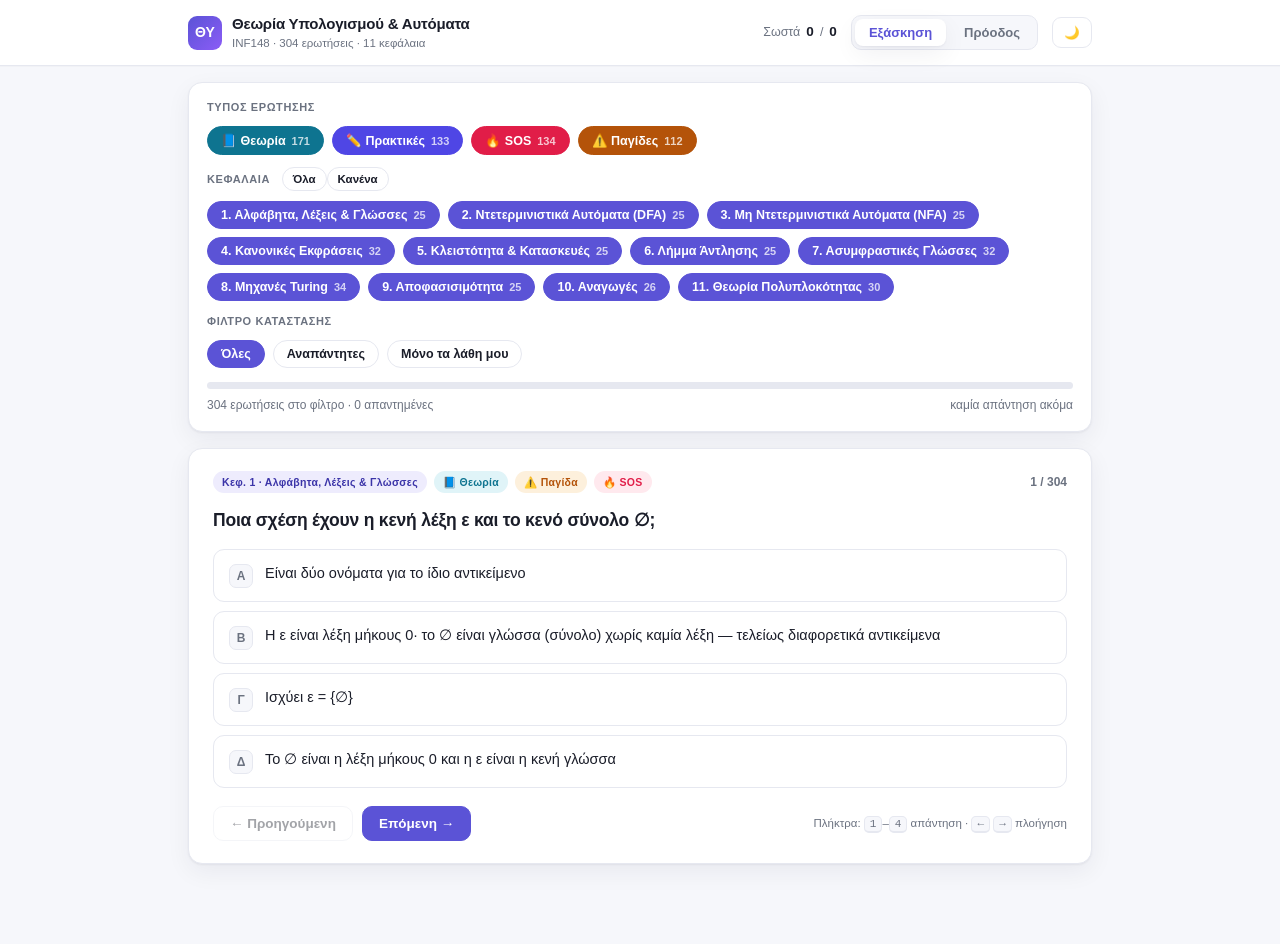
<file: test.html>
<!DOCTYPE html>
<html lang="el">
<head>
<meta charset="utf-8">
<meta name="viewport" content="width=device-width, initial-scale=1">
<title>Θεωρία Υπολογισμού — Τεστ Εξάσκησης (INF148)</title>
<style>
:root{
  --bg:#f6f7fb; --panel:#ffffff; --ink:#1a1d29; --muted:#6b7280; --line:#e6e8f0;
  --accent:#5b53d6; --accent-soft:#eeecfd; --accent-ink:#3b34a8;
  --ok:#16a34a; --ok-soft:#e7f7ed; --bad:#dc2626; --bad-soft:#fdeaea;
  --warn:#d97706; --warn-soft:#fff4e0; --sos:#e11d48; --sos-soft:#ffe9ee;
  --trap:#b45309; --trap-soft:#fdf0dc; --th:#0e7490; --th-soft:#e0f4f8;
  --pr:#4f46e5; --pr-soft:#eceafd;
  --radius:14px; --shadow:0 1px 2px rgba(16,20,45,.05),0 8px 24px rgba(16,20,45,.06);
}
body.dark{
  --bg:#12141c; --panel:#1a1d28; --ink:#e8eaf2; --muted:#98a0b3; --line:#2a2f3f;
  --accent:#8b83ff; --accent-soft:#262456; --accent-ink:#b9b3ff;
  --ok:#4ade80; --ok-soft:#16301f; --bad:#f87171; --bad-soft:#3a1c1c;
  --warn:#fbbf24; --warn-soft:#3a2c10; --sos:#fb7185; --sos-soft:#3d1620;
  --trap:#fbbf24; --trap-soft:#38290f; --th:#67e8f9; --th-soft:#123039;
  --pr:#a5b4fc; --pr-soft:#1f2450;
  --shadow:0 1px 2px rgba(0,0,0,.3),0 8px 24px rgba(0,0,0,.25);
}
*{box-sizing:border-box}
html,body{margin:0;padding:0}
body{
  background:var(--bg); color:var(--ink);
  font-family:-apple-system,BlinkMacSystemFont,"Segoe UI",Roboto,"Helvetica Neue",Arial,"Noto Sans",sans-serif;
  line-height:1.55; -webkit-font-smoothing:antialiased;
  transition:background .2s,color .2s;
}
.wrap{max-width:940px;margin:0 auto;padding:0 18px 80px}

/* ---------- header ---------- */
header{
  position:sticky; top:0; z-index:50; background:var(--panel);
  border-bottom:1px solid var(--line); box-shadow:0 1px 0 rgba(0,0,0,.02);
}
.hd{max-width:940px;margin:0 auto;padding:12px 18px;display:flex;align-items:center;gap:14px;flex-wrap:wrap}
.brand{display:flex;align-items:center;gap:10px;margin-right:auto;min-width:0}
.logo{width:34px;height:34px;border-radius:9px;background:linear-gradient(135deg,var(--accent),#8b5cf6);
  display:grid;place-items:center;color:#fff;font-weight:800;font-size:14px;flex:none}
.brand h1{font-size:15px;margin:0;font-weight:700;letter-spacing:-.2px;white-space:nowrap;overflow:hidden;text-overflow:ellipsis}
.brand small{display:block;font-size:11.5px;color:var(--muted);font-weight:500}
.hstat{display:flex;gap:6px;align-items:center;font-size:12.5px;color:var(--muted);white-space:nowrap}
.hstat b{color:var(--ink);font-size:13.5px}
.iconbtn{border:1px solid var(--line);background:var(--panel);color:var(--ink);border-radius:9px;
  padding:7px 11px;font-size:12.5px;cursor:pointer;font-weight:600;transition:.15s;font-family:inherit}
.iconbtn:hover{border-color:var(--accent);color:var(--accent)}
.tabs{display:flex;gap:4px;background:var(--bg);padding:3px;border-radius:10px;border:1px solid var(--line)}
.tab{border:0;background:transparent;color:var(--muted);padding:6px 14px;border-radius:8px;
  font-size:13px;font-weight:600;cursor:pointer;font-family:inherit;transition:.15s}
.tab.on{background:var(--panel);color:var(--accent);box-shadow:var(--shadow)}

/* ---------- filters ---------- */
.panel{background:var(--panel);border:1px solid var(--line);border-radius:var(--radius);
  box-shadow:var(--shadow);padding:16px 18px;margin-top:16px}
.frow{display:flex;gap:8px;align-items:flex-start;flex-wrap:wrap;margin-bottom:12px}
.frow:last-child{margin-bottom:0}
.flab{font-size:11px;font-weight:700;color:var(--muted);text-transform:uppercase;letter-spacing:.6px;
  width:100%;margin-bottom:2px}
.chip{border:1px solid var(--line);background:var(--panel);color:var(--ink);border-radius:999px;
  padding:6px 13px;font-size:12.5px;font-weight:600;cursor:pointer;transition:.15s;font-family:inherit;
  display:inline-flex;align-items:center;gap:6px}
.chip:hover{border-color:var(--accent)}
.chip .n{font-size:11px;color:var(--muted);font-weight:600}
.chip.on{background:var(--accent);border-color:var(--accent);color:#fff}
.chip.on .n{color:rgba(255,255,255,.75)}
.chip.t-sos.on{background:var(--sos);border-color:var(--sos)}
.chip.t-trap.on{background:var(--trap);border-color:var(--trap)}
.chip.t-theory.on{background:var(--th);border-color:var(--th)}
.chip.t-practice.on{background:var(--pr);border-color:var(--pr)}
body.dark .chip.t-trap.on,body.dark .chip.t-theory.on,body.dark .chip.t-practice.on{color:#12141c}
body.dark .chip.t-trap.on .n,body.dark .chip.t-theory.on .n,body.dark .chip.t-practice.on .n{color:rgba(0,0,0,.55)}
body.dark .chip.on{color:#12141c}
body.dark .chip.on .n{color:rgba(0,0,0,.55)}
.chip.mini{padding:5px 10px;font-size:11.5px}

/* ---------- progress bar ---------- */
.pbar{height:7px;background:var(--line);border-radius:99px;overflow:hidden;display:flex;margin-top:14px}
.pbar i{display:block;height:100%;transition:width .3s}
.pbar .g{background:var(--ok)} .pbar .r{background:var(--bad)}
.pmeta{display:flex;justify-content:space-between;font-size:12px;color:var(--muted);margin-top:7px}

/* ---------- question card ---------- */
.qcard{background:var(--panel);border:1px solid var(--line);border-radius:var(--radius);
  box-shadow:var(--shadow);padding:22px 24px;margin-top:16px}
.qtop{display:flex;gap:7px;align-items:center;flex-wrap:wrap;margin-bottom:14px}
.badge{font-size:10.5px;font-weight:700;padding:3px 9px;border-radius:999px;letter-spacing:.3px}
.b-ch{background:var(--accent-soft);color:var(--accent-ink)}
.b-sos{background:var(--sos-soft);color:var(--sos)}
.b-trap{background:var(--trap-soft);color:var(--trap)}
.b-theory{background:var(--th-soft);color:var(--th)}
.b-practice{background:var(--pr-soft);color:var(--pr)}
.qidx{margin-left:auto;font-size:12px;color:var(--muted);font-weight:600}
.qtext{font-size:17.5px;font-weight:650;line-height:1.5;letter-spacing:-.2px;margin-bottom:16px}
.opts{display:flex;flex-direction:column;gap:9px}
.opt{display:flex;gap:12px;align-items:flex-start;text-align:right;width:100%;
  border:1.5px solid var(--line);background:var(--panel);color:var(--ink);
  border-radius:11px;padding:13px 15px;cursor:pointer;transition:.15s;font-family:inherit;
  font-size:14.5px;line-height:1.5;text-align:start}
.opt:hover:not(:disabled){border-color:var(--accent);background:var(--accent-soft)}
.opt:disabled{cursor:default}
.opt .k{flex:none;width:24px;height:24px;border-radius:7px;background:var(--bg);border:1px solid var(--line);
  display:grid;place-items:center;font-size:12px;font-weight:700;color:var(--muted);margin-top:1px}
.opt.correct{border-color:var(--ok);background:var(--ok-soft)}
.opt.correct .k{background:var(--ok);color:#fff;border-color:var(--ok)}
.opt.wrong{border-color:var(--bad);background:var(--bad-soft)}
.opt.wrong .k{background:var(--bad);color:#fff;border-color:var(--bad)}
.opt.dim{opacity:.55}

/* ---------- explanation ---------- */
.expl{margin-top:16px;border-radius:12px;overflow:hidden;border:1px solid var(--line);
  animation:fade .25s ease}
@keyframes fade{from{opacity:0;transform:translateY(-4px)}to{opacity:1;transform:none}}
.expl .hd2{padding:11px 16px;font-size:13.5px;font-weight:700;display:flex;align-items:center;gap:8px}
.expl.good .hd2{background:var(--ok-soft);color:var(--ok)}
.expl.bad .hd2{background:var(--bad-soft);color:var(--bad)}
.expl .bd{padding:14px 16px;font-size:14.5px;background:var(--panel)}
.expl .bd p{margin:0 0 11px}
.expl .bd p:last-child{margin:0}
.expl .lbl{font-size:11px;font-weight:700;text-transform:uppercase;letter-spacing:.6px;color:var(--muted);
  display:block;margin-bottom:3px}
.expl .yours{border-inline-start:3px solid var(--bad);padding-inline-start:12px;margin-bottom:13px}
.expl .right{border-inline-start:3px solid var(--ok);padding-inline-start:12px}

/* ---------- nav ---------- */
.nav{display:flex;gap:9px;align-items:center;margin-top:18px;flex-wrap:wrap}
.btn{border:1px solid var(--line);background:var(--panel);color:var(--ink);border-radius:10px;
  padding:9px 16px;font-size:13.5px;font-weight:650;cursor:pointer;transition:.15s;font-family:inherit}
.btn:hover:not(:disabled){border-color:var(--accent);color:var(--accent)}
.btn:disabled{opacity:.4;cursor:default}
.btn.primary{background:var(--accent);border-color:var(--accent);color:#fff}
.btn.primary:hover{filter:brightness(1.08);color:#fff}
.spacer{margin-inline-start:auto}
.hint{font-size:11.5px;color:var(--muted)}

/* ---------- dashboard ---------- */
.dash h2{font-size:15px;margin:0 0 4px;font-weight:700}
.dash .sub{font-size:12.5px;color:var(--muted);margin:0 0 16px}
.crow{display:flex;align-items:center;gap:12px;padding:11px 0;border-bottom:1px solid var(--line)}
.crow:last-child{border-bottom:0}
.cname{flex:1;min-width:0;font-size:13.5px;font-weight:600}
.cname small{display:block;font-size:11.5px;color:var(--muted);font-weight:500}
.cbar{width:150px;height:8px;border-radius:99px;background:var(--line);display:flex;overflow:hidden;flex:none}
.cbar i{height:100%}
.cpct{width:74px;text-align:end;font-size:13px;font-weight:700;flex:none}
.verdict{font-size:10.5px;font-weight:700;padding:3px 8px;border-radius:999px;flex:none;width:96px;text-align:center}
.v-good{background:var(--ok-soft);color:var(--ok)}
.v-mid{background:var(--warn-soft);color:var(--warn)}
.v-bad{background:var(--bad-soft);color:var(--bad)}
.v-none{background:var(--bg);color:var(--muted)}
.kpis{display:grid;grid-template-columns:repeat(auto-fit,minmax(120px,1fr));gap:10px;margin-bottom:18px}
.kpi{background:var(--bg);border:1px solid var(--line);border-radius:11px;padding:12px 14px}
.kpi b{display:block;font-size:22px;font-weight:750;letter-spacing:-.5px;line-height:1.2}
.kpi span{font-size:11.5px;color:var(--muted);font-weight:600}
.empty{text-align:center;padding:40px 20px;color:var(--muted);font-size:14px}
.note{font-size:12px;color:var(--muted);background:var(--bg);border:1px solid var(--line);
  border-radius:10px;padding:10px 13px;margin-top:14px}
kbd{background:var(--bg);border:1px solid var(--line);border-bottom-width:2px;border-radius:5px;
  padding:1px 5px;font-size:11px;font-family:ui-monospace,SFMono-Regular,Menlo,monospace}
@media(max-width:640px){
  .qcard{padding:18px 16px}
  .qtext{font-size:16px}
  .cbar{width:70px} .verdict{width:auto;padding:3px 7px}
  .brand h1{font-size:13.5px}
  .hstat{display:none}
}
</style>
</head>
<body>

<header>
  <div class="hd">
    <div class="brand">
      <div class="logo">ΘΥ</div>
      <div>
        <h1>Θεωρία Υπολογισμού &amp; Αυτόματα</h1>
        <small>INF148 · <span id="qcount"></span> ερωτήσεις · 11 κεφάλαια</small>
      </div>
    </div>
    <div class="hstat"><span>Σωστά</span><b id="hOk">0</b><span>/</span><b id="hAns">0</b></div>
    <div class="tabs">
      <button class="tab on" data-tab="quiz">Εξάσκηση</button>
      <button class="tab" data-tab="dash">Πρόοδος</button>
    </div>
    <button class="iconbtn" id="themeBtn" title="Εναλλαγή θέματος">🌙</button>
  </div>
</header>

<div class="wrap">

  <!-- ============ QUIZ ============ -->
  <div id="view-quiz">

    <div class="panel">
      <div class="frow">
        <span class="flab">Τύπος ερώτησης</span>
        <button class="chip t-theory on" data-type="theory">📘 Θεωρία <span class="n" id="n-theory"></span></button>
        <button class="chip t-practice on" data-type="practice">✏️ Πρακτικές <span class="n" id="n-practice"></span></button>
        <button class="chip t-sos on" data-type="sos">🔥 SOS <span class="n" id="n-sos"></span></button>
        <button class="chip t-trap on" data-type="trap">⚠️ Παγίδες <span class="n" id="n-trap"></span></button>
      </div>
      <div class="frow" id="chapChips">
        <span class="flab">Κεφάλαια <button class="chip mini" id="allCh" style="margin-inline-start:8px">Όλα</button><button class="chip mini" id="noCh">Κανένα</button></span>
      </div>
      <div class="frow">
        <span class="flab">Φίλτρο κατάστασης</span>
        <button class="chip on" data-stat="all">Όλες</button>
        <button class="chip" data-stat="unans">Αναπάντητες</button>
        <button class="chip" data-stat="wrong">Μόνο τα λάθη μου</button>
      </div>
      <div class="pbar"><i class="g" id="barOk" style="width:0"></i><i class="r" id="barBad" style="width:0"></i></div>
      <div class="pmeta">
        <span id="poolInfo">—</span>
        <span id="pctInfo">—</span>
      </div>
    </div>

    <div id="qhost"></div>

  </div>

  <!-- ============ DASHBOARD ============ -->
  <div id="view-dash" style="display:none">
    <div class="panel dash">
      <div class="kpis" id="kpis"></div>
      <h2>Ανά κεφάλαιο</h2>
      <p class="sub">Πράσινο = σωστά · κόκκινο = λάθη · γκρι = δεν το έχεις δοκιμάσει ακόμα.</p>
      <div id="chapTable"></div>
    </div>
    <div class="panel dash">
      <h2>Ανά τύπο ερώτησης</h2>
      <p class="sub">Δες αν σε κόβει η θεωρία, η πράξη ή οι παγίδες.</p>
      <div id="typeTable"></div>
    </div>
    <div class="panel dash">
      <h2>Αποθήκευση προόδου</h2>
      <p class="sub">Η πρόοδος κρατιέται όσο η σελίδα είναι ανοιχτή. Κατέβασέ την για να συνεχίσεις αργότερα.</p>
      <div class="nav">
        <button class="btn primary" id="expBtn">⬇ Κατέβασε την πρόοδο</button>
        <button class="btn" id="impBtn">⬆ Φόρτωσε πρόοδο</button>
        <input type="file" id="impFile" accept=".json" style="display:none">
        <button class="btn spacer" id="resetBtn">Μηδενισμός όλων</button>
      </div>
    </div>
  </div>

</div>

<script>
const CHAPTERS = {
  1:["Αλφάβητα, Λέξεις &amp; Γλώσσες","Σύνολα, πράξεις, παράθεση, Kleene star"],
  2:["Ντετερμινιστικά Αυτόματα (DFA)","Ορισμός, υπολογισμός, αποδοχή, σχεδίαση"],
  3:["Μη Ντετερμινιστικά Αυτόματα (NFA)","ε-μεταβάσεις, ισοδυναμία, ντετερμινιστικοποίηση"],
  4:["Κανονικές Εκφράσεις","Προτεραιότητα, ιδιότητες, μετατροπές"],
  5:["Κλειστότητα &amp; Κατασκευές","Ένωση, τομή, συμπλήρωμα, γινόμενο αυτομάτων"],
  6:["Λήμμα Άντλησης","Μη κανονικές γλώσσες, αποδείξεις σε άτοπο"],
  7:["Ασυμφραστικές Γλώσσες","CFG, PDA, Chomsky, άντληση για CFL"],
  8:["Μηχανές Turing","Ορισμός, αναγνώριση vs απόφαση, παραλλαγές"],
  9:["Αποφασισιμότητα","L_DFA, L_TM, διαγωνιοποίηση"],
  10:["Αναγωγές","Μη επιλύσιμα προβλήματα, Rice"],
  11:["Θεωρία Πολυπλοκότητας","O(), TIME, P, NP, NP-πλήρη"]
};
const TYPE_LABEL = {theory:"Θεωρία",practice:"Πρακτική",sos:"SOS",trap:"Παγίδα"};
const TYPE_ICON  = {theory:"📘",practice:"✏️",sos:"🔥",trap:"⚠️"};
const QS = [{"ch":1,"t":["theory","trap","sos"],"q":"Ποια σχέση έχουν η κενή λέξη ε και το κενό σύνολο ∅;","o":["Είναι δύο ονόματα για το ίδιο αντικείμενο","Η ε είναι λέξη μήκους 0· το ∅ είναι γλώσσα (σύνολο) χωρίς καμία λέξη — τελείως διαφορετικά αντικείμενα","Ισχύει ε = {∅}","Το ∅ είναι η λέξη μήκους 0 και η ε είναι η κενή γλώσσα"],"a":1,"e":"Η ε είναι ΛΕΞΗ (στοιχείο του Σ*) με μήκος 0. Το ∅ είναι ΓΛΩΣΣΑ, δηλαδή σύνολο λέξεων, και μάλιστα το σύνολο που δεν περιέχει καμία λέξη. Είναι αντικείμενα διαφορετικού «επιπέδου»: το ένα είναι λέξη, το άλλο σύνολο λέξεων. Οι διαφάνειες το τονίζουν ρητά με ΠΡΟΣΟΧΗ!.","w":["Λάθος. Το ένα είναι λέξη και το άλλο σύνολο — δεν μπορούν να ταυτιστούν.","Σωστό.","Λάθος. Το {∅} είναι σύνολο που περιέχει το κενό σύνολο· η ε δεν είναι σύνολο καθόλου.","Λάθος — έχεις αντιστρέψει τους ρόλους. Η ε είναι η λέξη, το ∅ η κενή γλώσσα."]},{"ch":1,"t":["theory","trap"],"q":"Πόσα στοιχεία έχει η γλώσσα {ε};","o":["0","1","Άπειρα","Δεν είναι γλώσσα"],"a":1,"e":"Η {ε} είναι σύνολο που περιέχει ακριβώς ένα στοιχείο: την κενή λέξη. Είναι διαφορετική από την ∅ που έχει 0 στοιχεία.","w":["Λάθος — αυτό ισχύει για την ∅. Η {ε} περιέχει ένα στοιχείο, την ε.","Σωστό.","Λάθος. Είναι πεπερασμένη γλώσσα με ακριβώς μία λέξη.","Λάθος. Είναι σύνολο λέξεων, άρα γλώσσα."]},{"ch":1,"t":["practice","trap","sos"],"q":"Πόσο κάνει το ∅*;","o":["∅","{ε}","Σ*","{∅}"],"a":1,"e":"Το Kleene star κατασκευάζει τις λέξεις της νέας γλώσσας παραθέτοντας οποιοδήποτε ΠΛΗΘΟΣ λέξεων της αρχικής — και το πλήθος 0 επιτρέπεται. Αν η αρχική γλώσσα είναι κενή, το μόνο που μπορεί να γίνει είναι παράθεση 0 λέξεων, που δίνει την ε. Άρα ∅* = {ε}.","w":["Λάθος — κλασική παγίδα. Ακόμη κι αν δεν υπάρχει καμία λέξη να παραθέσεις, η παράθεση μηδέν λέξεων δίνει την ε.","Σωστό.","Λάθος. Το Σ* θα προέκυπτε από το Σ*, όχι από το ∅*.","Λάθος. Το αποτέλεσμα είναι γλώσσα με λέξεις, όχι σύνολο που περιέχει το ∅."]},{"ch":1,"t":["practice"],"q":"Πόσο κάνει το 1*∅ (παράθεση της γλώσσας 1* με την κενή γλώσσα);","o":["1*","{ε}","∅","{1}"],"a":2,"e":"Στην παράθεση Γ1·Γ2 παίρνουμε λέξεις της μορφής u1u2 με u1∈Γ1 και u2∈Γ2. Αν η Γ2 δεν έχει καμία λέξη, δεν υπάρχει καμία επιλογή για το u2, άρα δεν παράγεται καμία λέξη: το αποτέλεσμα είναι ∅.","w":["Λάθος. Χρειάζεσαι και δεύτερο κομμάτι από την ∅, που δεν υπάρχει.","Λάθος — μπερδεύεις την ∅ με την {ε}. Η παράθεση με την {ε} θα άφηνε τη γλώσσα αμετάβλητη, η παράθεση με την ∅ τη μηδενίζει.","Σωστό.","Λάθος."]},{"ch":1,"t":["practice"],"q":"Έστω Γ = {11, 0} στο αλφάβητο {0,1}. Ανήκει η λέξη 1100011 στην Γ*;","o":["Ναι, γιατί σπάει ως 11·0·0·0·11","Όχι, γιατί περιέχει τρία διαδοχικά 0","Όχι, γιατί το μήκος της είναι περιττό","Ναι, γιατί περιέχει μόνο 0 και 1"],"a":0,"e":"Μια λέξη ανήκει στην Γ* αν μπορεί να χωριστεί σε διαδοχικά κομμάτια, καθένα από τα οποία είναι λέξη της Γ. Εδώ 1100011 = 11 | 0 | 0 | 0 | 11 και κάθε κομμάτι ανήκει στην Γ={11,0}.","w":["Σωστό.","Λάθος. Τα 0 μπορούν να επαναληφθούν όσες φορές θέλουμε, αφού το 0 είναι λέξη της Γ.","Λάθος. Το μήκος είναι 7, αλλά το μήκος από μόνο του δεν αποφασίζει τίποτα — μετράει μόνο αν υπάρχει έγκυρο χώρισμα.","Λάθος σκεπτικό. Το ότι τα σύμβολα είναι από το Σ δεν αρκεί — π.χ. η 101 δεν ανήκει στην Γ*."]},{"ch":1,"t":["practice","trap"],"q":"Με Γ = {11, 0}, ανήκει η λέξη 101 στην Γ*;","o":["Ναι, ως 1·0·1","Όχι, γιατί σε κάθε δυνατό χώρισμα προκύπτει τουλάχιστον ένα κομμάτι που δεν ανήκει στην Γ","Ναι, ως 10·1","Όχι, γιατί η Γ* περιέχει μόνο λέξεις άρτιου μήκους"],"a":1,"e":"Πρέπει να δοκιμάσουμε όλα τα δυνατά χωρίσματα: 1·01, 10·1, 1·0·1, ε·101 κ.λπ. Σε κάθε ένα εμφανίζεται τουλάχιστον ένα κομμάτι που δεν είναι ούτε 11 ούτε 0 (π.χ. το μεμονωμένο 1). Άρα 101 ∉ Γ*.","w":["Λάθος. Το 1 μόνο του δεν ανήκει στην Γ — μόνο το 11 και το 0 ανήκουν.","Σωστό.","Λάθος. Το 10 δεν ανήκει στην Γ.","Λάθος αιτιολόγηση. Η Γ* περιέχει και το 0 που έχει μήκος 1, άρα δεν έχουν όλες οι λέξεις της άρτιο μήκος."]},{"ch":1,"t":["theory","trap"],"q":"Είναι η παράθεση δύο γλωσσών αντιμεταθετική, δηλαδή ισχύει πάντα Γ1·Γ2 = Γ2·Γ1;","o":["Ναι, πάντα","Όχι γενικά — η σειρά παίζει ρόλο","Ναι, αν και οι δύο γλώσσες είναι κανονικές","Ναι, αν καμία δεν περιέχει την ε"],"a":1,"e":"Η παράθεση λέξεων δεν είναι αντιμεταθετική (ab ≠ ba), άρα ούτε η παράθεση γλωσσών. Π.χ. Γ1={a}, Γ2={b}: Γ1·Γ2={ab} ενώ Γ2·Γ1={ba}. Προσοχή: η παράθεση ΕΙΝΑΙ προσεταιριστική — μην μπερδεύεις τις δύο ιδιότητες.","w":["Λάθος. Αντιπαράδειγμα: {a}·{b}={ab} ≠ {ba}={b}·{a}.","Σωστό.","Λάθος. Η κανονικότητα δεν έχει καμία σχέση με την αντιμεταθετικότητα.","Λάθος. Το αντιπαράδειγμα {a},{b} δεν περιέχει την ε και όμως αποτυγχάνει."]},{"ch":1,"t":["theory"],"q":"Ισχύει η προσεταιριστικότητα για την παράθεση γλωσσών, δηλαδή (Γ1·Γ2)·Γ3 = Γ1·(Γ2·Γ3);","o":["Ναι, και προκύπτει από την προσεταιριστικότητα της παράθεσης λέξεων","Όχι, ισχύει μόνο για λέξεις","Ναι, αλλά μόνο για πεπερασμένες γλώσσες","Όχι, χρειάζεται πάντα παρενθέσεις"],"a":0,"e":"Επειδή για λέξεις ισχύει (u1·u2)·u3 = u1·(u2·u3), το ίδιο μεταφέρεται στα σύνολα λέξεων. Γι' αυτό γράφουμε απλά Γ1·Γ2·Γ3 χωρίς παρενθέσεις.","w":["Σωστό.","Λάθος. Ακριβώς επειδή ισχύει για λέξεις, ισχύει και για γλώσσες.","Λάθος. Δεν υπάρχει τέτοιος περιορισμός.","Λάθος. Οι παρενθέσεις είναι περιττές ακριβώς λόγω της προσεταιριστικότητας."]},{"ch":1,"t":["practice"],"q":"Αν Σ = {0,1}, πόσες λέξεις μήκους ακριβώς 3 περιέχει το Σ*;","o":["3","6","8","Άπειρες"],"a":2,"e":"Οι λέξεις μήκους n πάνω σε αλφάβητο με k σύμβολα είναι k^n. Εδώ 2³ = 8: 000, 001, 010, 011, 100, 101, 110, 111. Το σύνολό τους συμβολίζεται Σ³.","w":["Λάθος — αυτό είναι το μήκος, όχι το πλήθος.","Λάθος. 6 = 2·3, αλλά ο σωστός τύπος είναι 2³.","Σωστό.","Λάθος. Άπειρες είναι όλες οι λέξεις του Σ*, όχι αυτές συγκεκριμένου μήκους."]},{"ch":1,"t":["theory","sos"],"q":"Ποια είναι η σωστή ιεραρχία των οικογενειών γλωσσών όπως δίνεται στο μάθημα;","o":["Κανονικές ⊊ Χωρίς συμφραζόμενα ⊊ Turing-αποφασίσιμες ⊊ Turing-αναγνωρίσιμες","Turing-αναγνωρίσιμες ⊊ Turing-αποφασίσιμες ⊊ Χωρίς συμφραζόμενα ⊊ Κανονικές","Κανονικές ⊊ Turing-αποφασίσιμες ⊊ Χωρίς συμφραζόμενα ⊊ Turing-αναγνωρίσιμες","Χωρίς συμφραζόμενα ⊊ Κανονικές ⊊ Turing-αναγνωρίσιμες ⊊ Turing-αποφασίσιμες"],"a":0,"e":"Είναι η βασική εικόνα όλου του μαθήματος: ΚΑΝΟΝΙΚΕΣ ⊊ ΧΩΡΙΣ ΣΥΜΦΡΑΖΟΜΕΝΑ ⊊ Turing-ΑΠΟΦΑΣΙΣΙΜΕΣ ⊊ Turing-ΑΝΑΓΝΩΡΙΣΙΜΕΣ. Όλοι οι εγκλεισμοί είναι γνήσιοι (⊊), δηλαδή υπάρχει γλώσσα σε κάθε επίπεδο που δεν ανήκει στο προηγούμενο.","w":["Σωστό.","Λάθος — αντεστραμμένη σειρά.","Λάθος. Οι αποφασίσιμες είναι υπερσύνολο των χωρίς συμφραζόμενα, όχι υποσύνολο.","Λάθος σε δύο σημεία."]},{"ch":1,"t":["theory","trap"],"q":"Υπό ποια προϋπόθεση ισχύει L+ = L* − {ε};","o":["Πάντα","Όταν ε ∉ L","Όταν ε ∈ L","Ποτέ"],"a":1,"e":"Ουσιαστικά αυτή η σχέση είναι ο ορισμός του L+. Όμως αν ε ∈ L, τότε η ε ανήκει και στο L+ (ως παράθεση ενός στοιχείου, της ίδιας της ε), οπότε L+ = L* και η αφαίρεση του {ε} χαλάει την ισότητα. Άρα η σχέση ισχύει ακριβώς όταν ε ∉ L.","w":["Λάθος. Αν ε ∈ L τότε ε ∈ L+, οπότε το δεξί μέλος «χάνει» την ε.","Σωστό.","Λάθος — αυτή είναι ακριβώς η περίπτωση όπου η ισότητα αποτυγχάνει (τότε L+ = L*).","Λάθος. Ισχύει στη συνήθη περίπτωση όπου ε ∉ L."]},{"ch":1,"t":["practice"],"q":"Αν A = {a, ab} και B = {b, bb}, ποια από τις παρακάτω λέξεις ανήκει στο A·B;","o":["a","ba","abbb","ε"],"a":2,"e":"Το A·B περιέχει όλες τις λέξεις u·v με u∈A, v∈B: ab, abb, abb, abbb. Η abbb προκύπτει ως ab·bb. (Το πλήρες σύνολο είναι {ab, abb, abbb}.)","w":["Λάθος. Κάθε λέξη του A·B πρέπει να τελειώνει με λέξη του B, άρα με b ή bb — δεν μπορεί να είναι μόνο a.","Λάθος. Καμία λέξη του A δεν ξεκινά με b.","Σωστό: abbb = ab·bb.","Λάθος. Η ε δεν ανήκει σε καμία από τις A, B."]},{"ch":1,"t":["practice","trap"],"q":"Πόσο κάνει το {a, ab} · {ε, b};","o":["{a, ab}","{ab, abb}","{a, ab, abb}","{ε, a, b}"],"a":2,"e":"Παίρνουμε όλους τους συνδυασμούς: a·ε=a, a·b=ab, ab·ε=ab, ab·b=abb. Ως σύνολο (χωρίς επαναλήψεις): {a, ab, abb}.","w":["Λάθος. Ξέχασες τους συνδυασμούς με το b.","Λάθος. Ξέχασες τους συνδυασμούς με την ε, που αφήνουν τις λέξεις αμετάβλητες.","Σωστό.","Λάθος. Η ε δεν ανήκει στο αποτέλεσμα, γιατί κάθε λέξη πρέπει να ξεκινά με a ή ab."]},{"ch":1,"t":["theory","trap"],"q":"Ποια από τις παρακάτω πράξεις ΔΕΝ έχει νόημα;","o":["{ε} · {b}","{b} ∩ {ab, ba, b}","b ∩ {ab, ba}","{ab, bab} ∪ {a}"],"a":2,"e":"Η τομή ορίζεται μεταξύ ΣΥΝΟΛΩΝ. Το b είναι λέξη, όχι σύνολο, οπότε το b ∩ {ab,ba} δεν έχει νόημα. Θα είχε νόημα το {b} ∩ {ab,ba} (= ∅).","w":["Έχει νόημα: παράθεση δύο γλωσσών, δίνει {b}.","Έχει νόημα: τομή δύο συνόλων, δίνει {b}.","Σωστό — αυτή δεν έχει νόημα.","Έχει νόημα: ένωση δύο συνόλων."]},{"ch":1,"t":["practice"],"q":"Σε ποια από τις παρακάτω γλώσσες ανήκει η λέξη aba;","o":["{ab, a}*","{bb, aba}* μόνο","{ba, abb}*","{ε}*"],"a":0,"e":"aba = ab · a, και τα δύο κομμάτια ανήκουν στο {ab, a}. (Ανήκει επίσης στο {bb, aba}* ως ένα κομμάτι, αλλά η επιλογή αυτή έχει το περιοριστικό «μόνο» που την κάνει λανθασμένη ως διατύπωση.)","w":["Σωστό: aba = ab·a.","Λάθος λόγω του «μόνο» — η aba ανήκει και σε άλλες από τις παραπάνω γλώσσες, π.χ. στο {ab,a}*.","Λάθος. Κανένα χώρισμα της aba δεν δίνει κομμάτια μόνο από {ba, abb}: το a μόνο του δεν ανήκει.","Λάθος. {ε}* = {ε}, που περιέχει μόνο την κενή λέξη."]},{"ch":1,"t":["theory"],"q":"Ποια είναι η μικρότερη και ποια η μεγαλύτερη γλώσσα στο αλφάβητο Σ;","o":["Μικρότερη {ε}, μεγαλύτερη Σ","Μικρότερη ∅, μεγαλύτερη Σ*","Μικρότερη ∅, μεγαλύτερη Σ","Μικρότερη {ε}, μεγαλύτερη Σ*"],"a":1,"e":"Κάθε γλώσσα είναι υποσύνολο του Σ*. Το μικρότερο υποσύνολο είναι το ∅ (καμία λέξη) και το μεγαλύτερο είναι το ίδιο το Σ* (όλες οι λέξεις).","w":["Λάθος και στα δύο: η {ε} δεν είναι η μικρότερη (η ∅ είναι μικρότερη) και το Σ περιέχει μόνο λέξεις μήκους 1.","Σωστό.","Λάθος στο δεύτερο σκέλος: το Σ ως γλώσσα περιέχει μόνο τα μεμονωμένα σύμβολα.","Λάθος στο πρώτο σκέλος: η ∅ είναι μικρότερη από την {ε}."]},{"ch":1,"t":["theory"],"q":"Πότε το Σ* είναι αριθμήσιμο (μετρήσιμα άπειρο);","o":["Ποτέ — είναι πάντα υπεραριθμήσιμο","Όταν το Σ είναι πεπερασμένο ή αριθμήσιμο","Μόνο όταν το Σ έχει ακριβώς δύο σύμβολα","Πάντα, ανεξάρτητα από το Σ"],"a":1,"e":"Όταν το αλφάβητο Σ είναι πεπερασμένο ή αριθμήσιμο, το Σ* είναι αριθμήσιμο: μπορούμε να απαριθμήσουμε τις λέξεις κατά μήκος και μέσα σε κάθε μήκος λεξικογραφικά. Αυτό είναι κρίσιμο αργότερα: οι μηχανές Turing (που είναι συμβολοσειρές) είναι αριθμήσιμα άπειρες, ενώ τα προβλήματα (γλώσσες = υποσύνολα του Σ*) είναι υπεραριθμήσιμα.","w":["Λάθος. Υπεραριθμήσιμο είναι το σύνολο των ΓΛΩΣΣΩΝ (δυναμοσύνολο του Σ*), όχι το ίδιο το Σ*.","Σωστό.","Λάθος. Δεν παίζει ρόλο ο ακριβής αριθμός συμβόλων.","Λάθος. Αν το Σ ήταν υπεραριθμήσιμο, δεν θα ίσχυε."]},{"ch":1,"t":["practice"],"q":"Έστω Γ1 = {w | η w τελειώνει σε 1} και Γ2 = {01, 011}. Ποια είναι η Γ1·Γ2;","o":["{w | η w τελειώνει σε 101 ή σε 1011}","{w | η w τελειώνει σε 01 ή σε 011}","{w | η w αρχίζει με 1}","{01, 011}"],"a":0,"e":"Κάθε λέξη της Γ1·Γ2 είναι u1·u2 όπου η u1 τελειώνει σε 1 και η u2 είναι 01 ή 011. Άρα το τέλος της λέξης είναι 1·01 = 101 ή 1·011 = 1011.","w":["Σωστό.","Λάθος. Ξέχασες ότι το τελευταίο σύμβολο της u1 (το 1) κολλάει μπροστά.","Λάθος. Η Γ1 δεν λέει τίποτα για την αρχή της λέξης.","Λάθος. Αυτή είναι η Γ2 — αγνόησες εντελώς την Γ1."]},{"ch":1,"t":["theory","trap"],"q":"Ισχύει ότι {∅} ⊆ {∅, a} αλλά {∅} ∉ {∅, a};","o":["Ναι, και τα δύο ισχύουν","Όχι, το {∅} ούτε ανήκει ούτε είναι υποσύνολο","Όχι, το {∅} και ανήκει και είναι υποσύνολο","Δεν έχει νόημα η ερώτηση"],"a":0,"e":"Υποσύνολο: κάθε στοιχείο του {∅} — δηλαδή το ∅ — ανήκει στο {∅, a}. Ναι, ανήκει. Άρα {∅} ⊆ {∅, a}. Ανήκει; Τα στοιχεία του {∅, a} είναι το ∅ και το a — το {∅} δεν είναι κανένα από τα δύο. Άρα δεν ανήκει. Η διάκριση ⊆ / ∈ είναι κλασική πηγή λαθών.","w":["Σωστό.","Λάθος στο πρώτο σκέλος: είναι υποσύνολο.","Λάθος στο δεύτερο σκέλος: δεν ανήκει.","Λάθος — η ερώτηση είναι απολύτως σαφής."]},{"ch":1,"t":["practice"],"q":"Αν A = {∅, {a}}, πόσα στοιχεία έχει το δυναμοσύνολο P(A);","o":["2","3","4","8"],"a":2,"e":"Το A έχει 2 στοιχεία, άρα |P(A)| = 2² = 4: ∅, {∅}, {{a}}, {∅,{a}}.","w":["Λάθος — αυτό είναι το πλήθος στοιχείων του A, όχι του P(A).","Λάθος. Ξέχασες κάποιο υποσύνολο (συνήθως το ∅ ή το ίδιο το A).","Σωστό.","Λάθος. 8 = 2³ θα ίσχυε αν το A είχε 3 στοιχεία."]},{"ch":1,"t":["theory"],"q":"Τι σημαίνει «γλώσσα στο αλφάβητο Σ»;","o":["Οποιοδήποτε σύνολο λέξεων του Σ*, δηλαδή οποιοδήποτε υποσύνολο του Σ*","Ένα πεπερασμένο σύνολο λέξεων","Το ίδιο το Σ*","Ένα σύνολο συμβόλων"],"a":0,"e":"Γλώσσα = οποιοδήποτε υποσύνολο του Σ*. Μπορεί να είναι πεπερασμένη ή άπειρη, κενή ή ολόκληρο το Σ*.","w":["Σωστό.","Λάθος. Οι γλώσσες μπορεί κάλλιστα να είναι άπειρες, π.χ. {w | w τελειώνει σε 1}.","Λάθος. Το Σ* είναι μία συγκεκριμένη (η μεγαλύτερη) γλώσσα, όχι ο ορισμός.","Λάθος — αυτό είναι το αλφάβητο."]},{"ch":1,"t":["practice"],"q":"Έστω Γ = {ab}. Ποια είναι η Γ*;","o":["{ab}","{ε, ab, abab, ababab, ...}","{ε, a, b, ab}","{a, b}*"],"a":1,"e":"Γ* = {ε} ∪ Γ ∪ Γ·Γ ∪ ... δηλαδή όλες οι λέξεις (ab)^n για n ≥ 0. Περιλαμβάνει οπωσδήποτε την ε (n=0).","w":["Λάθος. Λείπει η ε και όλες οι επαναλήψεις.","Σωστό.","Λάθος. Τα a και b μόνα τους δεν παράγονται — τα κομμάτια είναι πάντα ολόκληρα ab.","Λάθος. Η abba, π.χ., δεν ανήκει στην Γ*."]},{"ch":1,"t":["theory"],"q":"Τι είναι το μήκος μιας λέξης;","o":["Το πλήθος των διαφορετικών συμβόλων που περιέχει","Το πλήθος των συμβόλων της (με τις επαναλήψεις)","Το πλήθος των υπολέξεών της","Το μέγεθος του αλφαβήτου"],"a":1,"e":"Μήκος = πλήθος συμβόλων, μετρώντας κάθε εμφάνιση. Π.χ. |00010| = 5 παρότι έχει μόνο δύο διαφορετικά σύμβολα. Η ε έχει μήκος 0.","w":["Λάθος. Η 00010 θα είχε μήκος 2 με αυτόν τον ορισμό, ενώ έχει 5.","Σωστό.","Λάθος — άσχετο μέγεθος.","Λάθος — αυτό είναι το |Σ|."]},{"ch":1,"t":["practice","trap"],"q":"Ποια από τις παρακάτω ισότητες είναι σωστή;","o":["ε · a = ε","a · ε = ε","ε · a = a","ε · ε = a"],"a":2,"e":"Η ε είναι το ουδέτερο στοιχείο της παράθεσης: ε·a = a·ε = a και ε·ε = ε. Δεν «καταπίνει» τίποτα (σε αντίθεση με το ∅ στην παράθεση γλωσσών, που όντως μηδενίζει).","w":["Λάθος. Η ε δεν σβήνει το a.","Λάθος. Το ίδιο λάθος από την άλλη πλευρά.","Σωστό.","Λάθος. ε·ε = ε."]},{"ch":1,"t":["theory","trap"],"q":"Πώς ορίζεται το Kleene Star Γ* μιας γλώσσας Γ;","o":["Γ* = Γ ∪ Γ·Γ ∪ Γ·Γ·Γ ∪ ...","Γ* = {ε} ∪ Γ ∪ Γ·Γ ∪ Γ·Γ·Γ ∪ ...","Γ* = {ε} ∪ Γ","Γ* = όλες οι λέξεις που περιέχουν κάποια λέξη της Γ ως υπολέξη"],"a":1,"e":"Γ* = {ε} ∪ Γ ∪ Γ² ∪ Γ³ ∪ ... — δηλαδή όλες οι λέξεις που γράφονται ως παράθεση k ≥ 0 λέξεων της Γ. Η ε περιλαμβάνεται πάντα (k=0), ακόμη κι αν δεν ανήκει στην Γ.","w":["Λάθος: λείπει η ε. Αυτό είναι το Γ+, όχι το Γ*.","Σωστό.","Λάθος. Λείπουν όλες οι επαναλήψεις Γ·Γ, Γ·Γ·Γ, ...","Λάθος. Το Γ* απαιτεί η ΟΛΟΚΛΗΡΗ λέξη να χωρίζεται σε κομμάτια της Γ, όχι απλώς να την περιέχει κάπου."]},{"ch":2,"t":["theory","sos"],"q":"Ένα DFA ορίζεται ως πεντάδα (Q, Σ, δ, q₀, F). Ποιος είναι ο σωστός τύπος της συνάρτησης μεταβάσεων δ;","o":["δ : Q × Σ → Q","δ : Q × Σ → P(Q)","δ : Q × Σε → P(Q)","δ : Q → Q × Σ"],"a":0,"e":"Στο ΝΤΕΤΕΡΜΙΝΙΣΤΙΚΟ αυτόματο, από κάθε κατάσταση και για κάθε σύμβολο υπάρχει ακριβώς ΜΙΑ επόμενη κατάσταση: δ : Q × Σ → Q. Το P(Q) (δυναμοσύνολο) και το Σε = Σ ∪ {ε} εμφανίζονται μόνο στο NFA.","w":["Σωστό.","Λάθος. Το P(Q) σημαίνει ότι πηγαίνουμε σε ΣΥΝΟΛΟ καταστάσεων — αυτό είναι NFA χωρίς ε-μεταβάσεις.","Λάθος. Αυτός είναι ακριβώς ο ορισμός του NFA (με ε-μεταβάσεις).","Λάθος — έχεις αντιστρέψει πεδίο ορισμού και τιμών."]},{"ch":2,"t":["theory"],"q":"Τι δηλώνει το F στον ορισμό (Q, Σ, δ, q₀, F) ενός αυτομάτου;","o":["Το σύνολο των καταστάσεων αποδοχής (τελικών), F ⊆ Q","Μία μοναδική τελική κατάσταση","Το σύνολο των μη προσβάσιμων καταστάσεων","Τη συνάρτηση αποδοχής"],"a":0,"e":"Το F είναι ΥΠΟΣΥΝΟΛΟ του Q — μπορεί να έχει καμία, μία ή πολλές καταστάσεις αποδοχής. Οι όροι «κατάσταση αποδοχής» και «τελική κατάσταση» σημαίνουν το ίδιο (οι διαφάνειες προτιμούν τον όρο «κατάσταση αποδοχής»).","w":["Σωστό.","Λάθος. Το F μπορεί να έχει περισσότερες από μία, ή και καμία (τότε η γλώσσα είναι ∅).","Λάθος — άσχετο.","Λάθος. Το F είναι σύνολο καταστάσεων, όχι συνάρτηση."]},{"ch":2,"t":["theory","sos"],"q":"Πότε λέμε ότι ένα πεπερασμένο αυτόματο M δέχεται τη λέξη w = w₁w₂...wₙ;","o":["Αν υπάρχει ακολουθία καταστάσεων r₀,...,rₙ με r₀ = q₀, δ(rᵢ, wᵢ₊₁) = rᵢ₊₁ και rₙ ∈ F","Αν όλες οι καταστάσεις που επισκέπτεται ανήκουν στο F","Αν η w περιέχεται στο διάγραμμα καταστάσεων","Αν το M τερματίζει τη λειτουργία του διαβάζοντας την w"],"a":0,"e":"Ο τυπικός ορισμός έχει τρεις συνθήκες: (1) ξεκινάμε από την εναρκτήρια κατάσταση, (2) κάθε βήμα ακολουθεί τη συνάρτηση μεταβάσεων, (3) η ΤΕΛΕΥΤΑΙΑ κατάσταση είναι κατάσταση αποδοχής. Τέτοιος υπολογισμός λέγεται επιτυχημένος.","w":["Σωστό.","Λάθος. Μόνο η τελευταία κατάσταση πρέπει να είναι στο F — οι ενδιάμεσες μπορεί να είναι οτιδήποτε.","Λάθος — δεν σημαίνει τίποτα αυτό.","Λάθος. Ένα DFA τερματίζει πάντα (διαβάζει όλη τη λέξη)· η αποδοχή κρίνεται από το ΠΟΥ καταλήγει."]},{"ch":2,"t":["practice"],"q":"Δίνεται DFA με Q={q₁,q₂}, Σ={0,1}, δ(q₁,0)=q₁, δ(q₁,1)=q₂, δ(q₂,0)=q₂, δ(q₂,1)=q₁, αρχική q₁, F={q₂}. Ποια γλώσσα αναγνωρίζει;","o":["Λέξεις που τελειώνουν σε 1","Λέξεις με περιττό πλήθος από 1","Λέξεις με άρτιο πλήθος από 0","Λέξεις που αρχίζουν με 1"],"a":1,"e":"Το 0 δεν αλλάζει κατάσταση· κάθε 1 εναλλάσσει q₁↔q₂. Ξεκινώντας από την q₁, καταλήγουμε στην q₂ (αποδοχή) ακριβώς όταν έχουμε διαβάσει περιττό πλήθος από 1. Οι καταστάσεις μετονομάζονται συχνά σε q_άρτιο και q_περιττό.","w":["Λάθος. Αυτό αναγνωρίζει άλλο αυτόματο, όπου το 1 στέλνει πάντα στην τελική και το 0 πάντα στην αρχική. Εδώ π.χ. η 11 τελειώνει σε 1 αλλά απορρίπτεται.","Σωστό.","Λάθος. Τα 0 δεν επηρεάζουν καθόλου την κατάσταση.","Λάθος. Δοκίμασε τη λέξη 10: αρχίζει με 1 αλλά καταλήγει στην q₂ — αποδεκτή· δοκίμασε την 11: αρχίζει με 1 αλλά απορρίπτεται. Άρα δεν είναι αυτό το κριτήριο."]},{"ch":2,"t":["practice"],"q":"Στο αυτόματο με δ(q₁,0)=q₁, δ(q₁,1)=q₂, δ(q₂,0)=q₂, δ(q₂,1)=q₁, αρχική q₁, F={q₂} (αναγνωρίζει «περιττό πλήθος από 1»): γίνεται δεκτή η λέξη 01001101;","o":["Ναι — έχει τέσσερα 1, άρα άρτιο πλήθος","Όχι — έχει τέσσερα 1, άρα άρτιο πλήθος, και ο υπολογισμός καταλήγει στην q₁","Ναι — καταλήγει στην q₂ γιατί τελειώνει σε 1","Δεν ορίζεται ο υπολογισμός"],"a":1,"e":"Μετράμε τα 1 στην 01001101: θέσεις 2, 5, 6, 8 → τέσσερα 1, δηλαδή ΑΡΤΙΟ πλήθος. Το αυτόματο δέχεται μόνο περιττό πλήθος από 1, άρα ο υπολογισμός καταλήγει στην q₁ (μη αποδοχής) και η λέξη ΑΠΟΡΡΙΠΤΕΤΑΙ. Προσοχή: μην μπερδεύεις αυτό το αυτόματο με το αυτόματο «τελειώνει σε 1» — εκεί η ίδια λέξη θα γινόταν δεκτή.","w":["Λάθος συμπέρασμα: αν το πλήθος είναι άρτιο, η λέξη ΔΕΝ γίνεται δεκτή.","Σωστό.","Λάθος. Αυτό είναι το κριτήριο ενός ΑΛΛΟΥ αυτομάτου (που δέχεται λέξεις με τελευταίο σύμβολο 1). Εδώ μετράει η ισοτιμία των 1.","Λάθος. Σε DFA ο υπολογισμός ορίζεται πάντα."]},{"ch":2,"t":["theory","trap","sos"],"q":"Ποια από τις παρακάτω προτάσεις για τα DFA είναι ΣΩΣΤΗ;","o":["Κάθε λέξη διαβάζεται σε ακριβώς ένα μονοπάτι του διαγράμματος καταστάσεων","Μια λέξη μπορεί να διαβαστεί σε πολλά μονοπάτια","Μπορεί να μην υπάρχει μετάβαση για κάποιο ζεύγος (q, σ)","Επιτρέπονται ε-μεταβάσεις"],"a":0,"e":"Ο ντετερμινισμός σημαίνει ακριβώς αυτό: για κάθε κατάσταση q και κάθε σύμβολο σ ορίζεται μοναδική επόμενη κατάσταση. Άρα κάθε λέξη έχει έναν και μοναδικό υπολογισμό, που πάντα διαβάζει ολόκληρη τη λέξη.","w":["Σωστό.","Λάθος — αυτό συμβαίνει σε NFA.","Λάθος. Η δ είναι ολική συνάρτηση στο Q × Σ: πρέπει να ορίζεται παντού. (Γι' αυτό συχνά χρειάζεται «κατάσταση παγίδα».)","Λάθος. Οι ε-μεταβάσεις υπάρχουν μόνο σε NFA."]},{"ch":2,"t":["theory","sos"],"q":"Πότε μια γλώσσα λέγεται κανονική;","o":["Όταν είναι πεπερασμένη","Όταν υπάρχει πεπερασμένο αυτόματο που την αναγνωρίζει","Όταν περιγράφεται από γραμματική","Όταν είναι υποσύνολο του Σ*"],"a":1,"e":"Ορισμός: μια γλώσσα είναι κανονική ανν υπάρχει πεπερασμένο αυτόματο που την αναγνωρίζει. Ισοδύναμα (θεώρημα) ανν υπάρχει κανονική έκφραση που την περιγράφει.","w":["Λάθος. Κάθε πεπερασμένη γλώσσα είναι μεν κανονική, αλλά υπάρχουν και άπειρες κανονικές γλώσσες (π.χ. 0*).","Σωστό.","Λάθος — αόριστο· κάθε γλώσσα χωρίς συμφραζόμενα περιγράφεται από γραμματική χωρίς να είναι κανονική.","Λάθος. Αυτό ισχύει για ΚΑΘΕ γλώσσα."]},{"ch":2,"t":["practice"],"q":"Θέλουμε DFA στο {0,1} που αναγνωρίζει τις λέξεις που περιέχουν την υπολέξη 001. Πόσες καταστάσεις χρειάζονται τουλάχιστον;","o":["2","3","4","5"],"a":2,"e":"Χρειάζονται 4: q₁ (δεν έχω δει τίποτα χρήσιμο), q₂ (έχω δει 0), q₃ (έχω δει 00), q₄ (βρήκα 001 — παγιδεύομαι εκεί, κατάσταση αποδοχής). Είναι το κλασικό παράδειγμα των διαφανειών.","w":["Λάθος. Δεν αρκούν για να θυμάσαι πόσο μακριά έχεις φτάσει στο μοτίβο 001.","Λάθος. Χρειάζεσαι και κατάσταση για «βρέθηκε».","Σωστό: μία κατάσταση για κάθε πρόθεμα του 001 (ε, 0, 00) συν την κατάσταση αποδοχής.","Λάθος — περισσεύει μία."]},{"ch":2,"t":["theory","trap"],"q":"Τι σημαίνει η γραφή (q₁, 10011) ⊢ (q₁, 0011) στην περιγραφή λειτουργίας αυτομάτου;","o":["Ένα βήμα υπολογισμού: διαβάστηκε το πρώτο σύμβολο και το υπόλοιπο της λέξης μένει να διαβαστεί","Ότι το αυτόματο δέχεται και τις δύο λέξεις","Ότι οι δύο συνολικές καταστάσεις είναι ίδιες","Ότι το αυτόματο επέστρεψε στην αρχική κατάσταση"],"a":0,"e":"Το ⊢ δηλώνει μετάβαση από μία configuration (συνολική κατάσταση) στην επόμενη. Η configuration κρατά την τρέχουσα κατάσταση και το τμήμα της εισόδου που απομένει. Εδώ διαβάστηκε το 1 και το αυτόματο έμεινε στην q₁.","w":["Σωστό.","Λάθος. Το ⊢ δεν λέει τίποτα για αποδοχή.","Λάθος. Είναι διαδοχικές, όχι ίδιες.","Λάθος. Απλώς έτυχε η επόμενη κατάσταση να είναι πάλι η q₁ σε αυτό το παράδειγμα."]},{"ch":2,"t":["theory"],"q":"Ποια πρόταση περιγράφει σωστά τη σχέση DFA και προβλημάτων απόφασης;","o":["Ένα DFA είναι το μοντέλο ενός αλγορίθμου που επιλύει ένα πρόβλημα απόφασης της μορφής Σ* → {ΝΑΙ, ΟΧΙ}","Ένα DFA επιλύει οποιοδήποτε πρόβλημα απόφασης","Ένα DFA υπολογίζει συναρτήσεις με πολλαπλές εξόδους","Τα προβλήματα απόφασης δεν σχετίζονται με αυτόματα"],"a":0,"e":"Το DFA μοντελοποιεί αλγόριθμο για πρόβλημα απόφασης πάνω σε συμβολοσειρές: w → ΝΑΙ αν το αυτόματο δέχεται την w, ΟΧΙ αλλιώς. ΟΜΩΣ υπάρχουν πάρα πολλά προβλήματα απόφασης Σ* → {ΝΑΙ,ΟΧΙ} που ΔΕΝ επιλύονται με DFA.","w":["Σωστό.","Λάθος και είναι σοβαρή παρανόηση: υπάρχουν πάρα πολλά προβλήματα απόφασης που κανένα DFA δεν λύνει (π.χ. 0ⁿ1ⁿ).","Λάθος. Η έξοδος είναι μόνο ΝΑΙ/ΟΧΙ (αποδοχή/απόρριψη).","Λάθος — αυτή ακριβώς είναι η σύνδεση."]},{"ch":2,"t":["practice"],"q":"Ποιο DFA με μία μόνο κατάσταση αναγνωρίζει τη γλώσσα Σ*;","o":["Μία κατάσταση, αρχική, ΜΗ τελική, με βρόχους για κάθε σύμβολο","Μία κατάσταση, αρχική ΚΑΙ τελική, με βρόχους για κάθε σύμβολο","Δεν υπάρχει τέτοιο DFA","Δύο καταστάσεις είναι το ελάχιστο"],"a":1,"e":"Με μία μόνο κατάσταση που είναι ταυτόχρονα αρχική και αποδοχής, και βρόχους για κάθε σύμβολο του Σ, κάθε λέξη καταλήγει σε αυτήν — άρα γίνονται όλες δεκτές, δηλαδή αναγνωρίζεται το Σ*. (Αν η κατάσταση δεν είναι τελική, αναγνωρίζεται το ∅.)","w":["Λάθος. Αυτό αναγνωρίζει το ∅ — καμία λέξη δεν γίνεται δεκτή.","Σωστό.","Λάθος. Υπάρχει και είναι το ελάχιστο δυνατό.","Λάθος. Μία αρκεί."]},{"ch":2,"t":["practice","sos"],"q":"Θέλουμε DFA στο {a,b} για τη γλώσσα «λέξεις με περιττό αριθμό από a». Ποια είναι η σωστή κατασκευή;","o":["Δύο καταστάσεις q_άρτιο (αρχική) και q_περιττό (τελική)· το a εναλλάσσει, το b είναι βρόχος","Δύο καταστάσεις· το b εναλλάσσει, το a είναι βρόχος","Μία κατάσταση με βρόχο a","Τρεις καταστάσεις: μία για κάθε υπόλοιπο mod 3"],"a":0,"e":"Χρειάζεται να θυμόμαστε μόνο την ισοτιμία (parity) του πλήθους των a. Το b δεν αλλάζει τίποτα (βρόχος σε κάθε κατάσταση), ενώ κάθε a αλλάζει την ισοτιμία. Αρχική = q_άρτιο (0 είναι άρτιο), τελική = q_περιττό.","w":["Σωστό.","Λάθος — έχεις αντιστρέψει τους ρόλους των a και b.","Λάθος. Με μία κατάσταση δεν μπορείς να ξεχωρίσεις άρτιο από περιττό.","Λάθος. Το mod 3 θα χρειαζόταν για «πλήθος a πολλαπλάσιο του 3»."]},{"ch":2,"t":["theory","trap"],"q":"Στο τέλος του υπολογισμού ενός DFA πάνω σε λέξη w, τι κρίνει την αποδοχή;","o":["Το αν το αυτόματο πέρασε από κάποια τελική κατάσταση","Η κατάσταση στην οποία βρίσκεται όταν έχει διαβαστεί ΟΛΟΚΛΗΡΗ η w","Το αν διάβασε όλη τη λέξη","Το πλήθος των βημάτων"],"a":1,"e":"Το αυτόματο σταματά όταν διαβαστεί ολόκληρη η συμβολοσειρά και ΤΟΤΕ κοιτάμε σε ποια κατάσταση βρίσκεται: αν είναι κατάσταση αποδοχής, δέχεται· αλλιώς όχι. Το ότι πέρασε ενδιάμεσα από τελική κατάσταση είναι εντελώς αδιάφορο.","w":["Λάθος — πολύ συχνή παγίδα. Π.χ. στο αυτόματο για «περιττό πλήθος 1», η λέξη 11 περνά από την τελική αλλά απορρίπτεται.","Σωστό.","Λάθος. Το DFA διαβάζει πάντα όλη τη λέξη — δεν διακρίνει τίποτα αυτό.","Λάθος — άσχετο."]},{"ch":2,"t":["theory"],"q":"Τι σημαίνει ότι το αυτόματο A «αναγνωρίζει» τη γλώσσα Γ;","o":["Το A δέχεται όλες τις λέξεις της Γ και μόνον αυτές","Το A δέχεται όλες τις λέξεις της Γ","Το A απορρίπτει όλες τις λέξεις εκτός Γ","Η Γ περιέχεται στη γλώσσα του A"],"a":0,"e":"Χρειάζονται και οι δύο κατευθύνσεις: κάθε λέξη της Γ γίνεται δεκτή ΚΑΙ καμία λέξη εκτός Γ δεν γίνεται δεκτή. Δηλαδή L(A) = Γ ακριβώς.","w":["Σωστό.","Λάθος — μισή συνθήκη. Ένα αυτόματο που δέχεται τα πάντα «δέχεται όλες τις λέξεις της Γ» αλλά δεν την αναγνωρίζει.","Λάθος — η άλλη μισή συνθήκη. Ένα αυτόματο που απορρίπτει τα πάντα την ικανοποιεί χωρίς να αναγνωρίζει την Γ.","Λάθος. Χρειάζεται ισότητα, όχι εγκλεισμό."]},{"ch":2,"t":["practice"],"q":"Ένα DFA στο {a,b} αναγνωρίζει τη γλώσσα με κ.ε. a(ba)*. Ποιες λέξεις είναι αυτές;","o":["{ε, a, aba, ababa, ...}","{a, aba, ababa, abababa, ...}","{ab, abab, ababab, ...}","{a, ab, aba, abab, ...}"],"a":1,"e":"Η a(ba)* απαιτεί οπωσδήποτε ένα αρχικό a, και μετά 0 ή περισσότερα ba. Άρα a, aba, ababa, ... — λέξεις που ξεκινούν και τελειώνουν με a, με εναλλασσόμενα σύμβολα. Ισοδύναμη έκφραση: (ab)*a. Η ε ΔΕΝ ανήκει.","w":["Λάθος. Η ε δεν ανήκει, γιατί το αρχικό a είναι υποχρεωτικό.","Σωστό.","Λάθος. Αυτές είναι οι λέξεις της (ab)*, που τελειώνουν σε b.","Λάθος. Η ab δεν παράγεται από την a(ba)*."]},{"ch":2,"t":["theory","trap"],"q":"Πόσες αρχικές καταστάσεις έχει ένα DFA;","o":["Ακριβώς μία","Μία ή περισσότερες","Όσες θέλουμε, αρκεί να είναι στο F","Καμία, αν η γλώσσα είναι κενή"],"a":0,"e":"Ο ορισμός λέει q₀ ∈ Q — μία και μοναδική εναρκτήρια κατάσταση. Αυτό ισχύει και για τα NFA. Το πλήθος των τελικών καταστάσεων, αντίθετα, μπορεί να είναι οποιοδήποτε (ακόμη και 0).","w":["Σωστό.","Λάθος. Πολλαπλές αρχικές καταστάσεις δεν επιτρέπονται από τον ορισμό.","Λάθος — μπερδεύεις αρχική με τελικές.","Λάθος. Ακόμη και για κενή γλώσσα υπάρχει αρχική κατάσταση· απλώς το F είναι κενό ή μη προσβάσιμο."]},{"ch":2,"t":["practice"],"q":"Ποιο είναι το συμπλήρωμα της γλώσσας Λ₁ = {w ∈ {a,b}* | η w έχει περιττό αριθμό από a};","o":["{w | η w έχει άρτιο αριθμό από a} (συμπεριλαμβανομένης της ε)","{w | η w έχει περιττό αριθμό από b}","{w | η w δεν περιέχει a}","∅"],"a":0,"e":"Το συμπλήρωμα ως προς το Σ* περιέχει όλες τις λέξεις που δεν έχουν περιττό πλήθος a — δηλαδή αυτές με άρτιο πλήθος a, όπου το 0 μετράει ως άρτιο, άρα και η ε και όλες οι λέξεις μόνο από b.","w":["Σωστό.","Λάθος. Τα b είναι εντελώς άσχετα με το κριτήριο.","Λάθος — αυτό είναι μόνο ένα υποσύνολο του συμπληρώματος (π.χ. η aa έχει άρτια a και ανήκει στο συμπλήρωμα).","Λάθος. Το συμπλήρωμα είναι άπειρη γλώσσα."]},{"ch":2,"t":["theory"],"q":"Ποια από τα παρακάτω μοντελοποιούνται φυσιολογικά ως πεπερασμένα αυτόματα;","o":["Ελεγκτής αυτόματης πόρτας, ελεγκτής ανελκυστήρα, τμήματα ψηφιακών ρολογιών","Λειτουργικό σύστημα με απεριόριστη μνήμη","Μεταγλωττιστής πλήρους γλώσσας προγραμματισμού","Βάση δεδομένων"],"a":0,"e":"Τα πεπερασμένα αυτόματα είναι «υπολογιστές με πολύ περιορισμένη μνήμη»: θυμούνται μόνο σε ποια από ένα πεπερασμένο σύνολο καταστάσεων βρίσκονται. Τα παραδείγματα των διαφανειών είναι ακριβώς αυτά.","w":["Σωστό.","Λάθος. Απεριόριστη μνήμη σημαίνει μηχανή Turing, όχι πεπερασμένο αυτόματο.","Λάθος. Ο συντακτικός αναλυτής χρειάζεται τουλάχιστον στοίβα (αυτόματο στοίβας).","Λάθος."]},{"ch":2,"t":["practice"],"q":"Δίνεται DFA που αναγνωρίζει τις λέξεις που τελειώνουν σε 1. Γίνεται δεκτή η λέξη 1001;","o":["Ναι","Όχι","Μόνο αν το αυτόματο είναι NFA","Δεν ορίζεται"],"a":0,"e":"Η 1001 τελειώνει σε 1, άρα ανήκει στη γλώσσα και γίνεται δεκτή. Το μονοπάτι είναι q₁→1 q₂→0 q₁→0 q₁→1 q₂, με την q₂ κατάσταση αποδοχής.","w":["Σωστό.","Λάθος. Κοίτα το τελευταίο σύμβολο: είναι 1.","Λάθος — άσχετο.","Λάθος. Σε DFA ο υπολογισμός ορίζεται πάντα."]},{"ch":2,"t":["theory","trap","sos"],"q":"Για ένα πεπερασμένο αυτόματο, οι έννοιες «αναγνωρίζει» και «αποφασίζει» μια γλώσσα:","o":["Είναι ταυτόσημες","Διαφέρουν: το αποφασίζει είναι ισχυρότερο","Διαφέρουν: το αναγνωρίζει είναι ισχυρότερο","Δεν έχουν νόημα για αυτόματα"],"a":0,"e":"Στα πεπερασμένα αυτόματα (και στα αυτόματα στοίβας) οι δύο έννοιες ταυτίζονται, γιατί το αυτόματο πάντα τερματίζει: διαβάζει τη λέξη και σταματά. Η διάκριση γίνεται κρίσιμη μόνο στις ΜΗΧΑΝΕΣ TURING, όπου μια μηχανή μπορεί να αναγνωρίζει χωρίς να αποφασίζει (ατέρμονος υπολογισμός στις λέξεις εκτός γλώσσας).","w":["Σωστό.","Λάθος για τα αυτόματα — ισχύει όμως για μηχανές Turing.","Λάθος.","Λάθος. Έχουν απόλυτα νόημα."]},{"ch":2,"t":["theory"],"q":"Τι είναι μία «configuration» (συνολική κατάσταση) ενός αυτομάτου;","o":["Το σύνολο όλων των καταστάσεων","Η στιγμιαία εικόνα: τρέχουσα κατάσταση + θέση κεφαλής στην ταινία (τι απομένει να διαβαστεί)","Ο πίνακας μεταβάσεων","Η αρχική κατάσταση"],"a":1,"e":"Η configuration περιγράφει την πλήρη τρέχουσα κατάσταση της μηχανής: σε ποια εσωτερική κατάσταση είναι και πού βρίσκεται η κεφαλή πάνω στην ταινία. Η ακολουθία configurations περιγράφει τον υπολογισμό.","w":["Λάθος — αυτό είναι το Q.","Σωστό.","Λάθος — αυτό είναι η δ.","Λάθος — αυτό είναι η q₀."]},{"ch":2,"t":["practice"],"q":"Ποια είναι η γλώσσα ενός DFA στο οποίο το F = ∅;","o":["Σ*","∅","{ε}","Εξαρτάται από τις μεταβάσεις"],"a":1,"e":"Αν δεν υπάρχει καμία κατάσταση αποδοχής, κανένας υπολογισμός δεν μπορεί να είναι επιτυχημένος, άρα καμία λέξη δεν γίνεται δεκτή: L = ∅. Και η ∅ είναι κανονική γλώσσα.","w":["Λάθος — αυτό ισχύει όταν όλες οι καταστάσεις είναι τελικές.","Σωστό.","Λάθος. Ούτε η ε γίνεται δεκτή, γιατί η αρχική κατάσταση δεν είναι τελική.","Λάθος. Ανεξάρτητα από τη δ, χωρίς τελικές καταστάσεις δεν υπάρχει αποδοχή."]},{"ch":2,"t":["practice","trap"],"q":"Ένα DFA δέχεται την κενή λέξη ε ακριβώς όταν:","o":["Έχει τουλάχιστον μία τελική κατάσταση","Η αρχική του κατάσταση είναι τελική","Έχει ε-μετάβαση","Ποτέ — τα DFA δεν δέχονται την ε"],"a":1,"e":"Με είσοδο ε δεν γίνεται καμία μετάβαση: ο υπολογισμός ξεκινά και τελειώνει στην αρχική κατάσταση. Άρα η ε γίνεται δεκτή ανν q₀ ∈ F.","w":["Λάθος. Μπορεί να έχει τελικές καταστάσεις που δεν είναι η αρχική.","Σωστό.","Λάθος. Τα DFA δεν έχουν ε-μεταβάσεις.","Λάθος. Δέχονται την ε όταν η αρχική είναι τελική."]},{"ch":2,"t":["practice"],"q":"Πόσα διαφορετικά ζεύγη (κατάσταση, σύμβολο) πρέπει να ορίζει η δ ενός DFA με 4 καταστάσεις και αλφάβητο {0,1};","o":["4","6","8","16"],"a":2,"e":"Η δ ορίζεται σε όλο το Q × Σ, δηλαδή |Q|·|Σ| = 4·2 = 8 ζεύγη. Σε ένα σωστά ορισμένο DFA δεν επιτρέπεται να λείπει καμία μετάβαση.","w":["Λάθος — αυτό είναι μόνο το |Q|.","Λάθος — αυτό είναι το άθροισμα, όχι το γινόμενο.","Σωστό.","Λάθος. 16 = 4² θα ήταν το πλήθος ζευγών καταστάσεων."]},{"ch":2,"t":["theory"],"q":"Ποια είναι η διαφορά ανάμεσα σε «πρόβλημα» και «πρόβλημα απόφασης»;","o":["Πρόβλημα = συνάρτηση από εισόδους σε εξόδους· πρόβλημα απόφασης = ειδική περίπτωση όπου το σύνολο εξόδων είναι {ΝΑΙ, ΟΧΙ}","Δεν υπάρχει διαφορά","Το πρόβλημα απόφασης έχει πάντα άπειρες εισόδους","Το πρόβλημα απόφασης λύνεται πάντα"],"a":0,"e":"Πρόβλημα = συνάρτηση εισόδων → εξόδων (π.χ. εύρεση ΜΚΔ). Όταν το σύνολο εξόδων είναι {ΝΑΙ, ΟΧΙ} μιλάμε για πρόβλημα απόφασης. Στο μάθημα εστιάζουμε σε προβλήματα απόφασης πάνω σε συμβολοσειρές: Σ* → {ΝΑΙ, ΟΧΙ}.","w":["Σωστό.","Λάθος — υπάρχει σαφής διαφορά.","Λάθος — άσχετο.","Λάθος και σοβαρά λάθος: υπάρχουν προβλήματα απόφασης που δεν επιλύονται αλγοριθμικά (π.χ. Halting Problem)."]},{"ch":3,"t":["theory","sos"],"q":"Ποιος είναι ο τύπος της συνάρτησης μεταβάσεων ενός NFA;","o":["δ : Q × Σ → Q","δ : Q × Σε → P(Q), όπου Σε = Σ ∪ {ε}","δ : Q × Σ → P(Q) χωρίς ε","δ : P(Q) × Σ → P(Q)"],"a":1,"e":"Στο NFA η δ παίρνει κατάσταση και σύμβολο (ή την ε) και επιστρέφει ΣΥΝΟΛΟ καταστάσεων — στοιχείο του δυναμοσυνόλου P(Q). Αυτό επιτρέπει (α) πολλαπλές επιλογές, (β) καμία επιλογή (∅), (γ) ε-μεταβάσεις.","w":["Λάθος — αυτός είναι ο τύπος του DFA.","Σωστό.","Λάθος. Ο πλήρης ορισμός του μαθήματος περιλαμβάνει και την ε στο πεδίο ορισμού.","Λάθος. Το πεδίο ορισμού είναι Q, όχι P(Q) — αυτό εμφανίζεται στην ντετερμινιστικοποίηση."]},{"ch":3,"t":["theory","trap"],"q":"Τι σημαίνει Δ(q₁, 0) = ∅ σε ένα NFA;","o":["Ότι το αυτόματο μεταβαίνει στην κενή κατάσταση","Ότι δεν υπάρχει καμία μετάβαση από την q₁ διαβάζοντας 0","Ότι η q₁ είναι τελική","Ότι υπάρχει ε-μετάβαση"],"a":1,"e":"Το ∅ ως τιμή της Δ σημαίνει ότι δεν υπάρχει μετάβαση: αυτό το μονοπάτι υπολογισμού «πεθαίνει». Σε NFA αυτό επιτρέπεται (σε DFA όχι). Οι διαφάνειες το τονίζουν με ΠΡΟΣΟΧΗ.","w":["Λάθος. Δεν υπάρχει «κενή κατάσταση» — απλώς δεν υπάρχει συνέχεια.","Σωστό.","Λάθος — άσχετο.","Λάθος. Οι ε-μεταβάσεις δίνονται από τη Δ(q, ε)."]},{"ch":3,"t":["theory","sos"],"q":"Πότε ένα NFA δέχεται μια λέξη w;","o":["Αν ΟΛΑ τα μονοπάτια για την w καταλήγουν σε κατάσταση αποδοχής","Αν ΥΠΑΡΧΕΙ έστω ένα μονοπάτι (επιτυχημένος υπολογισμός) από την αρχική σε κατάσταση αποδοχής","Αν το πλήθος επιτυχημένων μονοπατιών είναι περιττό","Αν η w διαβάζεται σε μοναδικό μονοπάτι"],"a":1,"e":"Αρκεί ΕΝΑΣ επιτυχημένος υπολογισμός. Είναι υπαρξιακή συνθήκη — αυτό είναι το «μη ντετερμινιστικό» στοιχείο. Τα υπόλοιπα μονοπάτια μπορεί να αποτυγχάνουν ή και να μην ολοκληρώνονται· δεν πειράζει.","w":["Λάθος — αυτή είναι η πιο συχνή παρανόηση. Αρκεί ένα.","Σωστό.","Λάθος — δεν μετράμε πλήθη.","Λάθος. Σε NFA μια λέξη μπορεί να διαβάζεται σε πολλά ή σε κανένα μονοπάτι."]},{"ch":3,"t":["theory","sos","trap"],"q":"Ποια σχέση έχουν DFA και NFA ως προς την εκφραστική τους δύναμη;","o":["Τα NFA αναγνωρίζουν γνησίως περισσότερες γλώσσες","Είναι ισοδύναμα: για κάθε NFA υπάρχει ισοδύναμο DFA και αντίστροφα","Τα DFA αναγνωρίζουν περισσότερες γλώσσες","Είναι ισοδύναμα μόνο για πεπερασμένες γλώσσες"],"a":1,"e":"Θεώρημα: κάθε NFA έχει ισοδύναμο DFA (αλγόριθμος ντετερμινιστικοποίησης / υποσυνολική κατασκευή) και προφανώς κάθε DFA είναι ειδική περίπτωση NFA. Άρα και τα δύο μοντέλα αναγνωρίζουν ακριβώς τις κανονικές γλώσσες. Το NFA είναι πιο ΒΟΛΙΚΟ, όχι πιο ΔΥΝΑΤΟ.","w":["Λάθος — κλασική παγίδα. Ο μη ντετερμινισμός δίνει ευκολία, όχι επιπλέον δύναμη (σε αντίθεση με τις μηχανές Turing όπου επηρεάζει τον ΧΡΟΝΟ, όχι όμως το τι υπολογίζεται).","Σωστό.","Λάθος.","Λάθος. Η ισοδυναμία ισχύει για όλες τις γλώσσες."]},{"ch":3,"t":["practice","sos"],"q":"Στον αλγόριθμο ντετερμινιστικοποίησης (NFA χωρίς ε-μεταβάσεις → DFA), ποιες είναι οι καταστάσεις του DFA;","o":["Οι ίδιες με του NFA","Υποσύνολα καταστάσεων του NFA (τα προσβάσιμα στοιχεία του P(Q))","Ζεύγη καταστάσεων του NFA","Οι τελικές καταστάσεις του NFA"],"a":1,"e":"Κάθε κατάσταση του DFA είναι ΣΥΝΟΛΟ καταστάσεων του NFA — αντιπροσωπεύει «σε ποιες καταστάσεις θα μπορούσε να βρίσκεται το NFA τώρα». Κρατάμε μόνο όσα υποσύνολα είναι προσβάσιμα από την αρχική.","w":["Λάθος — τότε δεν θα κερδίζαμε τίποτα.","Σωστό.","Λάθος — αυτό είναι η κατασκευή γινομένου για ένωση/τομή δύο αυτομάτων.","Λάθος."]},{"ch":3,"t":["practice","sos"],"q":"Στη ντετερμινιστικοποίηση, πώς ορίζεται η μετάβαση Δ(R, σ) από ένα σύνολο καταστάσεων R;","o":["Δ(R, σ) = η ένωση όλων των δ(q, σ) για q ∈ R","Δ(R, σ) = η τομή όλων των δ(q, σ) για q ∈ R","Δ(R, σ) = δ(q, σ) για την πρώτη q ∈ R","Δ(R, σ) = R"],"a":0,"e":"Επειδή το R αντιπροσωπεύει όλες τις πιθανές τρέχουσες καταστάσεις, διαβάζοντας σ μπορούμε να βρεθούμε σε οποιαδήποτε κατάσταση προκύπτει από οποιαδήποτε q ∈ R. Άρα Δ(R, σ) = ⋃_{q∈R} δ(q, σ). Π.χ. Δ({q₁,q₂}, σ) = δ(q₁,σ) ∪ δ(q₂,σ).","w":["Σωστό.","Λάθος. Η τομή θα έχανε δυνατά μονοπάτια — και το NFA δέχεται αν ΥΠΑΡΧΕΙ μονοπάτι.","Λάθος. Πρέπει να ληφθούν υπόψη όλες οι καταστάσεις του R.","Λάθος — αυτό δεν είναι μετάβαση."]},{"ch":3,"t":["practice","sos"],"q":"Στο ισοδύναμο DFA που προκύπτει από ντετερμινιστικοποίηση, ποιες καταστάσεις είναι τελικές;","o":["Όσα σύνολα R περιέχουν ΟΛΕΣ τις τελικές καταστάσεις του NFA","Όσα σύνολα R περιέχουν ΤΟΥΛΑΧΙΣΤΟΝ ΜΙΑ τελική κατάσταση του NFA","Μόνο το σύνολο F του NFA","Όσα σύνολα R είναι μονοσύνολα"],"a":1,"e":"Το NFA δέχεται αν υπάρχει έστω ένα μονοπάτι που καταλήγει σε τελική. Άρα το σύνολο R είναι τελικό στο DFA ανν R ∩ F ≠ ∅.","w":["Λάθος. Θα ήταν πολύ αυστηρό — αρκεί μία.","Σωστό.","Λάθος.","Λάθος — άσχετο κριτήριο."]},{"ch":3,"t":["practice"],"q":"Ποια είναι η αρχική κατάσταση του DFA που προκύπτει από NFA χωρίς ε-μεταβάσεις με αρχική q₀;","o":["q₀","{q₀}","Q","∅"],"a":1,"e":"Είναι το ΜΟΝΟΣΥΝΟΛΟ {q₀}: στην αρχή το NFA μπορεί να βρίσκεται μόνο στην q₀. (Αν υπήρχαν ε-μεταβάσεις, θα ήταν η ε-κλειστότητα της q₀, δηλαδή η q₀ μαζί με όλες τις καταστάσεις που φτάνουμε με ε-μεταβάσεις.)","w":["Λάθος στη μορφή: οι καταστάσεις του νέου DFA είναι ΣΥΝΟΛΑ.","Σωστό.","Λάθος. Δεν ξεκινάμε από όλες τις καταστάσεις.","Λάθος."]},{"ch":3,"t":["practice","trap"],"q":"Αν ένα NFA έχει n καταστάσεις, πόσες καταστάσεις μπορεί να έχει το χειρότερο το ισοδύναμο DFA;","o":["n","2n","n²","2ⁿ"],"a":3,"e":"Οι καταστάσεις του DFA είναι υποσύνολα του Q, και τα υποσύνολα ενός συνόλου με n στοιχεία είναι 2ⁿ. Στην πράξη κρατάμε μόνο τα προσβάσιμα, οπότε συνήθως είναι πολύ λιγότερα — αλλά στη χειρότερη περίπτωση φτάνουν τα 2ⁿ.","w":["Λάθος. Τότε ο μη ντετερμινισμός δεν θα κόστιζε ποτέ τίποτα.","Λάθος.","Λάθος — το n² εμφανίζεται στην κατασκευή γινομένου δύο αυτομάτων, όχι εδώ.","Σωστό."]},{"ch":3,"t":["practice"],"q":"Έστω NFA στο {0,1} με Q={q₁,q₂,q₃,q₄}, αρχική q₁, F={q₄}, Δ(q₁,1)={q₁,q₂}, Δ(q₁,0)={q₁}, Δ(q₂,0)={q₃}, Δ(q₂,ε)={q₃}, Δ(q₃,1)={q₄}, Δ(q₄,0)=Δ(q₄,1)={q₄}. Ποια γλώσσα αναγνωρίζει;","o":["Λέξεις που περιέχουν 101 ή 11","Λέξεις που τελειώνουν σε 1","Λέξεις με άρτιο πλήθος από 1","Λέξεις που αρχίζουν με 1"],"a":0,"e":"Από την q₁ το αυτόματο «περιμένει» οποιοδήποτε πρόθεμα. Με ένα 1 μπορεί να μπει στο μοτίβο: q₁ →1 q₂, μετά είτε 0 (→q₃) είτε ε (→q₃), και μετά 1 (→q₄). Άρα το μοτίβο είναι 1-0-1 ή 1-1. Από την q₄ όλα γίνονται δεκτά. Άρα Γ = Γ₁ ∪ Γ₂ όπου Γ₁ = λέξεις που περιέχουν 101 και Γ₂ = λέξεις που περιέχουν 11.","w":["Σωστό.","Λάθος. Η λέξη 110 τελειώνει σε 0 αλλά γίνεται δεκτή.","Λάθος — δεν υπάρχει μέτρηση ισοτιμίας εδώ.","Λάθος. Η 0110 δεν αρχίζει με 1 αλλά γίνεται δεκτή."]},{"ch":3,"t":["theory","sos"],"q":"Πώς κατασκευάζουμε NFA για την ΕΝΩΣΗ δύο γλωσσών Γ₁ ∪ Γ₂ από NFA για την καθεμία;","o":["Βάζουμε νέα αρχική κατάσταση με ε-μεταβάσεις προς τις δύο παλιές αρχικές· τελικές μένουν όλες οι παλιές τελικές","Ενώνουμε τις δύο τελικές καταστάσεις σε μία","Παίρνουμε το γινόμενο των δύο συνόλων καταστάσεων","Βάζουμε τα δύο αυτόματα στη σειρά"],"a":0,"e":"Νέα αρχική κατάσταση + ε-μεταβάσεις προς τις αρχικές των N₁ και N₂. Έτσι το αυτόματο «μαντεύει» σε ποιο από τα δύο θα δουλέψει. Οι τελικές καταστάσεις των δύο παραμένουν τελικές.","w":["Σωστό.","Λάθος — δεν είναι σωστή κατασκευή.","Λάθος — το γινόμενο είναι η κατασκευή με DFA (χρήσιμη ιδίως για την ΤΟΜΗ).","Λάθος — αυτή είναι η κατασκευή για την ΠΑΡΑΘΕΣΗ."]},{"ch":3,"t":["theory","sos"],"q":"Πώς κατασκευάζουμε NFA για την ΠΑΡΑΘΕΣΗ Γ₁·Γ₂;","o":["Νέα αρχική με ε-μεταβάσεις προς τις δύο αρχικές","Αρχική = αρχική του A_Γ₁· βάζουμε ε-μεταβάσεις από κάθε τελική του A_Γ₁ προς την αρχική του A_Γ₂· τελικές = οι τελικές του A_Γ₂","Απλώς ενώνουμε τα σύνολα καταστάσεων","Αντιστρέφουμε τις τελικές με τις μη τελικές"],"a":1,"e":"Βάζουμε τα δύο αυτόματα στη σειρά: αρχική είναι η αρχική του πρώτου, οι τελικές του πρώτου παύουν να είναι τελικές και αποκτούν ε-μετάβαση προς την αρχική του δεύτερου (η οποία επίσης παύει να είναι αρχική), και τελικές είναι μόνο οι τελικές του δεύτερου.","w":["Λάθος — αυτή είναι η ένωση.","Σωστό.","Λάθος — χωρίς ε-μεταβάσεις δεν συνδέονται τα δύο μέρη.","Λάθος — αυτή είναι (πρόχειρα) η ιδέα του συμπληρώματος σε DFA."]},{"ch":3,"t":["theory","sos","trap"],"q":"Πώς κατασκευάζουμε NFA για το Kleene Star Γ*;","o":["Νέα αρχική κατάσταση r που είναι ΚΑΙ τελική, με ε-μετάβαση προς την παλιά αρχική, και ε-μεταβάσεις από κάθε τελική πίσω στην παλιά αρχική","Κάνουμε την παλιά αρχική τελική και τελειώσαμε","Βάζουμε ε-μεταβάσεις από τις τελικές πίσω στην παλιά αρχική, χωρίς νέα αρχική","Αντιστρέφουμε όλες τις μεταβάσεις"],"a":0,"e":"Χρειάζονται δύο πράγματα: (α) βρόχος — ε-μεταβάσεις από τις τελικές πίσω στην αρχική, ώστε να επαναλαμβάνονται λέξεις της Γ, και (β) η ε να γίνεται δεκτή. Για το (β) ΔΕΝ αρκεί να κάνουμε τελική την παλιά αρχική, γιατί έτσι θα δεχόμασταν και λέξεις εκτός Γ*. Γι' αυτό προσθέτουμε ΝΕΑ αρχική κατάσταση r, τελική, με ε-μετάβαση προς την παλιά αρχική.","w":["Σωστό.","Λάθος. Είναι κλασική παγίδα: αν κάνεις απλώς τελική την παλιά αρχική, μπορεί να γίνουν δεκτές λέξεις που δεν ανήκουν στη Γ*. Παράδειγμα των διαφανειών: Γ = (bb)*ba — έτσι θα γινόταν δεκτή η bb που δεν ανήκει στη Γ*.","Λάθος. Λείπει η αποδοχή της ε.","Λάθος — άσχετο (αυτό αφορά την αντιστροφή γλώσσας)."]},{"ch":3,"t":["theory","trap"],"q":"Γιατί στην κατασκευή του Γ* δεν αρκεί να κάνουμε τελική την αρχική κατάσταση του A_Γ;","o":["Γιατί τότε το αυτόματο δεν δέχεται την ε","Γιατί έτσι μπορεί να γίνουν δεκτές λέξεις που ΔΕΝ ανήκουν στη Γ*","Γιατί χαλάει ο ντετερμινισμός","Γιατί αυξάνεται το πλήθος καταστάσεων"],"a":1,"e":"Παράδειγμα από τις διαφάνειες: Γ με κ.ε. (bb)*ba. Αν κάνουμε τελική την αρχική, η λέξη bb γίνεται δεκτή, αν και δεν ανήκει ούτε στη Γ ούτε στη Γ*. Η νέα, ξεχωριστή αρχική κατάσταση αποφεύγει το πρόβλημα.","w":["Λάθος — αντιθέτως, έτσι θα δεχόταν την ε· το πρόβλημα είναι ότι δέχεται και άλλα.","Σωστό.","Λάθος. Ούτως ή άλλως κατασκευάζουμε NFA.","Λάθος — άσχετο."]},{"ch":3,"t":["practice"],"q":"Έστω Γ₁ = {11, 111, 110} και Γ₂ = {0, 11}. Ποιο είναι το Γ₁·Γ₂;","o":["{110, 1110, 1100, 111, 1111, 11011}","{0, 11, 110, 111}","{11, 111, 110, 0}","{110, 1111}"],"a":0,"e":"Παίρνουμε κάθε λέξη της Γ₁ με κάθε λέξη της Γ₂: 11·0=110, 11·11=1111, 111·0=1110, 111·11=11111, 110·0=1100, 110·11=11011. (Το σύνολο των διαφανειών.)","w":["Σωστό.","Λάθος — αυτή είναι μάλλον η ένωση κάποιων στοιχείων, όχι η παράθεση.","Λάθος — αυτή είναι η ένωση Γ₁ ∪ Γ₂.","Λάθος — λείπουν συνδυασμοί."]},{"ch":3,"t":["practice","trap"],"q":"Σε ένα NFA, η λέξη 11 μπορεί να διαβάζεται σε τρία διαφορετικά μονοπάτια, εκ των οποίων μόνο ένα καταλήγει σε τελική κατάσταση. Γίνεται δεκτή;","o":["Ναι","Όχι, γιατί τα δύο από τα τρία αποτυγχάνουν","Εξαρτάται από το ποιο μονοπάτι επιλέγει το αυτόματο","Μόνο αν η πλειοψηφία των μονοπατιών επιτυγχάνει"],"a":0,"e":"Το NFA δέχεται ανν ΥΠΑΡΧΕΙ έστω ένας επιτυχημένος υπολογισμός. Δεν «επιλέγει» μονοπάτι — η αποδοχή είναι υπαρξιακή συνθήκη πάνω σε όλα τα μονοπάτια.","w":["Σωστό.","Λάθος — δεν έχει σημασία πόσα αποτυγχάνουν.","Λάθος. Δεν υπάρχει «επιλογή» — ο ορισμός είναι υπαρξιακός.","Λάθος — δεν υπάρχει ψηφοφορία."]},{"ch":3,"t":["practice"],"q":"Πώς μπορούμε να αποφασίσουμε αν μια λέξη w ανήκει στη γλώσσα ενός NFA, ΧΩΡΙΣ να κατασκευάσουμε το ισοδύναμο DFA;","o":["Διατρέχουμε τη w κρατώντας σε κάθε βήμα το ΣΥΝΟΛΟ των καταστάσεων στις οποίες μπορεί να βρίσκεται το αυτόματο· στο τέλος ελέγχουμε αν τέμνει το F","Δοκιμάζουμε ένα τυχαίο μονοπάτι","Ελέγχουμε αν η w έχει άρτιο μήκος","Δεν γίνεται — πρέπει πάντα να φτιάξουμε το DFA"],"a":0,"e":"Είναι η προσομοίωση «κατά μέτωπο»: ξεκινάμε από το σύνολο {q₀} (ή την ε-κλειστότητά του) και σε κάθε σύμβολο περνάμε στην ένωση των μεταβάσεων. Είναι ουσιαστικά ο ίδιος υπολογισμός με τη ντετερμινιστικοποίηση, αλλά μόνο για τη συγκεκριμένη λέξη — δεν κατασκευάζουμε όλο το DFA.","w":["Σωστό.","Λάθος. Ένα τυχαίο μονοπάτι μπορεί να αποτύχει ενώ άλλο να πετυχαίνει.","Λάθος — άσχετο.","Λάθος. Υπάρχει τέτοιος αλγόριθμος (ζητείται και σε παλιά θέματα εξετάσεων)."]},{"ch":3,"t":["theory","trap"],"q":"Ποια πρόταση για τις ε-μεταβάσεις είναι σωστή;","o":["Επιτρέπουν αλλαγή κατάστασης χωρίς να διαβαστεί σύμβολο εισόδου","Διαβάζουν το σύμβολο ε από την ταινία","Επιτρέπονται και σε DFA","Αυξάνουν την κλάση των αναγνωρίσιμων γλωσσών"],"a":0,"e":"Η ε-μετάβαση αλλάζει κατάσταση «τζάμπα», χωρίς να καταναλωθεί σύμβολο εισόδου. Είναι εργαλείο ευκολίας: κάθε NFA με ε-μεταβάσεις μετατρέπεται σε ισοδύναμο χωρίς αυτές, και τελικά σε DFA.","w":["Σωστό.","Λάθος. Η ε δεν είναι σύμβολο της ταινίας — δεν διαβάζεται τίποτα.","Λάθος. Τα DFA δεν έχουν ε-μεταβάσεις.","Λάθος. Η κλάση παραμένει οι κανονικές γλώσσες."]},{"ch":3,"t":["theory"],"q":"Ποια είναι η βασική στρατηγική για να κατασκευάσουμε NFA για μια σύνθετη γλώσσα Γ;","o":["Να γράψουμε πρώτα το DFA και μετά να αφαιρέσουμε μεταβάσεις","Να αναλύσουμε τη Γ σε πράξεις (ένωση, παράθεση, Kleene star) απλούστερων γλωσσών και να συνθέσουμε τα αντίστοιχα NFA","Να δοκιμάσουμε τυχαίες κατασκευές","Να χρησιμοποιήσουμε το λήμμα άντλησης"],"a":1,"e":"Αναλύουμε τη γλώσσα στις κανονικές πράξεις της και εφαρμόζουμε τις τυποποιημένες κατασκευές NFA για ένωση, παράθεση και Kleene star. Αυτή είναι και η απόδειξη ότι οι κανονικές γλώσσες είναι κλειστές ως προς αυτές τις πράξεις.","w":["Λάθος — η φυσική κατεύθυνση είναι NFA → DFA.","Σωστό.","Λάθος.","Λάθος — το λήμμα άντλησης χρησιμεύει για να δείξουμε ότι μια γλώσσα ΔΕΝ είναι κανονική."]},{"ch":3,"t":["practice"],"q":"Γιατί είναι βολικότερο να σχεδιάζουμε NFA παρά DFA για μια δεδομένη γλώσσα;","o":["Επειδή αναγνωρίζουν περισσότερες γλώσσες","Επειδή δεν χρειάζεται να ορίσουμε μετάβαση για κάθε ζεύγος (q,σ) και επιτρέπονται πολλαπλές επιλογές και ε-μεταβάσεις","Επειδή τρέχουν πιο γρήγορα","Επειδή έχουν πάντα λιγότερες τελικές καταστάσεις"],"a":1,"e":"Το NFA μας επιτρέπει να «μαντεύουμε» και να αφήνουμε μεταβάσεις απροσδιόριστες (∅). Έτσι το διάγραμμα βγαίνει πολύ πιο μικρό και διαισθητικό. Το κόστος πληρώνεται στη ντετερμινιστικοποίηση.","w":["Λάθος. Αναγνωρίζουν ακριβώς τις ίδιες γλώσσες (τις κανονικές).","Σωστό.","Λάθος. Η προσομοίωση NFA είναι μάλλον πιο ακριβή υπολογιστικά.","Λάθος — άσχετο."]},{"ch":3,"t":["practice"],"q":"Ποια είναι η ε-κλειστότητα μιας κατάστασης q;","o":["Το σύνολο των καταστάσεων που φτάνουμε από την q με 0 ή περισσότερες ε-μεταβάσεις (μαζί με την ίδια την q)","Το σύνολο των τελικών καταστάσεων","Οι καταστάσεις που φτάνουμε διαβάζοντας ένα σύμβολο","Το σύνολο των καταστάσεων που οδηγούν στην q"],"a":0,"e":"Η ε-κλειστότητα περιλαμβάνει την ίδια την q (0 ε-μεταβάσεις) και όλες τις καταστάσεις που είναι προσβάσιμες με αλυσίδες ε-μεταβάσεων. Χρησιμοποιείται για να οριστούν η αρχική κατάσταση και οι μεταβάσεις του ισοδύναμου DFA όταν το NFA έχει ε-μεταβάσεις.","w":["Σωστό.","Λάθος — άσχετο.","Λάθος — αυτή είναι η κανονική μετάβαση.","Λάθος — αυτό θα ήταν η «αντίστροφη» κλειστότητα."]},{"ch":3,"t":["theory","trap"],"q":"Ισχύει ότι ένα NFA μπορεί να έχει καταστάσεις από τις οποίες δεν υπάρχει καμία εξερχόμενη μετάβαση;","o":["Ναι — αυτό είναι απολύτως θεμιτό σε NFA","Όχι, ο ορισμός το απαγορεύει","Ναι, αλλά μόνο αν είναι τελικές","Μόνο αν το αλφάβητο είναι μονοσύμβολο"],"a":0,"e":"Σε NFA επιτρέπεται Δ(q,σ) = ∅ για κάθε σ, δηλαδή αδιέξοδο. Το μονοπάτι απλώς «πεθαίνει» και δεν συνεισφέρει στην αποδοχή. Σε DFA αυτό απαγορεύεται — εκεί χρειάζεται κατάσταση παγίδα.","w":["Σωστό.","Λάθος — αυτό ισχύει για DFA.","Λάθος. Δεν υπάρχει τέτοιος περιορισμός.","Λάθος — άσχετο."]},{"ch":3,"t":["practice"],"q":"Έστω Γ₁ = γλώσσα των λέξεων που περιέχουν 101 και Γ₂ = γλώσσα των λέξεων που περιέχουν 11. Ποια είναι η γλώσσα του NFA που προκύπτει αν βάλουμε νέα αρχική με ε-μεταβάσεις προς τα δύο επιμέρους αυτόματα;","o":["Γ₁ ∩ Γ₂","Γ₁ ∪ Γ₂","Γ₁ · Γ₂","Γ₁*"],"a":1,"e":"Η κατασκευή με νέα αρχική και ε-μεταβάσεις προς τις δύο αρχικές δίνει την ΕΝΩΣΗ: το αυτόματο δέχεται αν υπάρχει επιτυχημένο μονοπάτι είτε στο πρώτο είτε στο δεύτερο κομμάτι.","w":["Λάθος. Η τομή δεν προκύπτει με ε-διακλάδωση — θέλει κατασκευή γινομένου.","Σωστό.","Λάθος — η παράθεση θέλει σύνδεση σε σειρά.","Λάθος."]},{"ch":3,"t":["theory","sos"],"q":"Ποιο πόρισμα προκύπτει από την ισοδυναμία NFA-DFA;","o":["Μια γλώσσα είναι κανονική ανν αναγνωρίζεται από κάποιο NFA","Οι κανονικές γλώσσες είναι πεπερασμένες","Κάθε NFA έχει το ίδιο πλήθος καταστάσεων με το ισοδύναμο DFA","Τα NFA δεν χρειάζονται"],"a":0,"e":"Αφού κάθε NFA έχει ισοδύναμο DFA, το να δείξουμε ότι μια γλώσσα αναγνωρίζεται από NFA αρκεί για να αποδείξουμε ότι είναι κανονική. Αυτό χρησιμοποιείται συνεχώς στις αποδείξεις κλειστότητας.","w":["Σωστό.","Λάθος — άσχετο και ψευδές.","Λάθος. Το DFA μπορεί να έχει έως 2ⁿ καταστάσεις.","Λάθος. Είναι πολύ χρήσιμα ως εργαλείο σχεδίασης και απόδειξης."]},{"ch":3,"t":["practice","trap"],"q":"Σε ένα NFA, τι σημαίνει ότι μία λέξη δεν διαβάζεται σε κανένα μονοπάτι που ξεκινά από την αρχική κατάσταση;","o":["Ότι το αυτόματο κολλάει και το πρόγραμμα σταματά με σφάλμα","Ότι η λέξη απλώς απορρίπτεται","Ότι η λέξη γίνεται δεκτή","Ότι το αυτόματο δεν είναι καλά ορισμένο"],"a":1,"e":"Δεν υπάρχει επιτυχημένος υπολογισμός, άρα η λέξη δεν γίνεται δεκτή. Είναι απολύτως φυσιολογικό — π.χ. στο παράδειγμα των διαφανειών η λέξη 0 δεν διαβάζεται σε κανένα μονοπάτι.","w":["Λάθος. Τα αυτόματα δεν «κολλάνε με σφάλμα» — απλώς δεν δέχονται.","Σωστό.","Λάθος — το ακριβώς αντίθετο.","Λάθος. Ο ορισμός του NFA το επιτρέπει."]},{"ch":4,"t":["theory","sos"],"q":"Ποια είναι η φθίνουσα σειρά προτεραιότητας των κανονικών πράξεων;","o":["Ένωση, Παράθεση, Kleene Star","Kleene Star, Παράθεση, Ένωση","Παράθεση, Kleene Star, Ένωση","Kleene Star, Ένωση, Παράθεση"],"a":1,"e":"1) Kleene Star (και Kleene Plus), 2) Παράθεση, 3) Ένωση. Άρα ba* σημαίνει b(a*), και a ∪ ba σημαίνει a ∪ (ba), και a ∪ b* σημαίνει a ∪ (b*).","w":["Λάθος — αντεστραμμένη σειρά.","Σωστό.","Λάθος. Το star έχει τη μεγαλύτερη προτεραιότητα.","Λάθος στη σειρά των δύο τελευταίων."]},{"ch":4,"t":["practice","trap","sos"],"q":"Ισχύει (σ₁ ∪ σ₂)* ≈ σ₁* ∪ σ₂*;","o":["Ναι, το star κατανέμεται στην ένωση","Όχι — αντιπαράδειγμα: abba ∈ (a ∪ b)* αλλά abba ∉ a* ∪ b*","Ναι, αν τα σ₁, σ₂ είναι σύμβολα","Ισχύει μόνο αν σ₁ = σ₂"],"a":1,"e":"ΔΕΝ ισχύει. Το (a ∪ b)* παράγει οποιαδήποτε ανάμειξη a και b, ενώ το a* ∪ b* παράγει μόνο λέξεις που αποτελούνται αποκλειστικά από a ή αποκλειστικά από b. Η abba είναι το αντιπαράδειγμα των διαφανειών (ΠΡΟΣΟΧΗ!!!).","w":["Λάθος. Το Kleene star ΔΕΝ κατανέμεται στην ένωση.","Σωστό.","Λάθος — το αντιπαράδειγμα a, b είναι ακριβώς με σύμβολα.","Λάθος (τότε είναι τετριμμένο)."]},{"ch":4,"t":["practice","trap","sos"],"q":"Ισχύει (σ₁·σ₂)* ≈ σ₁*·σ₂*;","o":["Ναι","Όχι — αντιπαράδειγμα: abab ∈ (ab)* αλλά abab ∉ a*·b*","Ναι, αν το σ₁ είναι σύμβολο","Ισχύει πάντα εκτός αν εμφανίζεται η ε"],"a":1,"e":"ΔΕΝ ισχύει. Το (ab)* δίνει ε, ab, abab, ... ενώ το a*b* δίνει λέξεις με όλα τα a πρώτα και μετά όλα τα b. Η abab ανήκει στην πρώτη αλλά όχι στη δεύτερη. Δεύτερη μεγάλη ΠΡΟΣΟΧΗ των διαφανειών.","w":["Λάθος.","Σωστό.","Λάθος — το αντιπαράδειγμα είναι ακριβώς με σύμβολα.","Λάθος."]},{"ch":4,"t":["theory"],"q":"Ποια ιδιότητα επιμεριστικότητας ΙΣΧΥΕΙ για κανονικές εκφράσεις;","o":["σ₁(σ₂ ∪ σ₃) ≈ σ₁σ₂ ∪ σ₁σ₃","(σ₁ ∪ σ₂)* ≈ σ₁* ∪ σ₂*","(σ₁σ₂)* ≈ σ₁*σ₂*","σ₁ ∪ (σ₂σ₃) ≈ (σ₁ ∪ σ₂)(σ₁ ∪ σ₃)"],"a":0,"e":"Η παράθεση επιμερίζεται πάνω στην ένωση, και από τις δύο πλευρές: σ₁(σ₂ ∪ σ₃) ≈ σ₁σ₂ ∪ σ₁σ₃ και (σ₁ ∪ σ₂)σ₃ ≈ σ₁σ₃ ∪ σ₂σ₃. Π.χ. a(b ∪ c) ≈ ab ∪ ac.","w":["Σωστό.","Λάθος — δεν ισχύει (abba).","Λάθος — δεν ισχύει (abab).","Λάθος — δεν ισχύει· η ένωση δεν επιμερίζεται πάνω στην παράθεση."]},{"ch":4,"t":["theory","sos"],"q":"Ποιο είναι το θεώρημα που συνδέει κανονικές γλώσσες και κανονικές εκφράσεις;","o":["Μια γλώσσα είναι κανονική ανν υπάρχει κανονική έκφραση που την περιγράφει","Κάθε κανονική έκφραση περιγράφει πεπερασμένη γλώσσα","Κάθε γλώσσα περιγράφεται από κανονική έκφραση","Οι κανονικές εκφράσεις είναι ισοδύναμες με τις γραμματικές χωρίς συμφραζόμενα"],"a":0,"e":"Το θεώρημα έχει δύο κατευθύνσεις-λήμματα: (α) αν μια γλώσσα περιγράφεται από κ.ε. τότε είναι κανονική (μετατρέπουμε την κ.ε. σε NFA), και (β) αν μια γλώσσα είναι κανονική τότε περιγράφεται από κ.ε. (μετατρέπουμε το DFA σε γενικευμένο NFA και το «σβήνουμε» σταδιακά).","w":["Σωστό.","Λάθος. Π.χ. η a* περιγράφει άπειρη γλώσσα.","Λάθος. Οι μη κανονικές γλώσσες, π.χ. 0ⁿ1ⁿ, δεν περιγράφονται.","Λάθος. Οι κ.ε. είναι γνησίως ασθενέστερες από τις CFG."]},{"ch":4,"t":["practice","sos"],"q":"Στο Σ = {0,1}, ποια γλώσσα περιγράφει η κ.ε. 0*10*;","o":["Λέξεις που περιέχουν τουλάχιστον ένα 1","Λέξεις που περιέχουν ακριβώς ένα 1","Λέξεις που αρχίζουν με 0","Λέξεις άρτιου μήκους"],"a":1,"e":"Η έκφραση επιτρέπει οποιοδήποτε πλήθος 0, μετά ΑΚΡΙΒΩΣ ένα 1, μετά πάλι οποιοδήποτε πλήθος 0. Άρα υπάρχει ακριβώς ένα 1 στη λέξη.","w":["Λάθος — αυτό είναι το Σ*1Σ*.","Σωστό.","Λάθος. Η λέξη 1 δεν αρχίζει με 0 και ανήκει· η 00 αρχίζει με 0 και δεν ανήκει.","Λάθος — άσχετο."]},{"ch":4,"t":["practice"],"q":"Ποια γλώσσα περιγράφει η κ.ε. Σ*001Σ* (όπου Σ = {0,1});","o":["Λέξεις που αρχίζουν με 001","Λέξεις που περιέχουν την 001 ως υποσυμβολοσειρά","Λέξεις που τελειώνουν σε 001","Λέξεις με ακριβώς τρία σύμβολα"],"a":1,"e":"Το Σ* πριν και μετά επιτρέπει οτιδήποτε εκατέρωθεν, άρα η συνθήκη είναι απλώς η ύπαρξη της υπολέξης 001 κάπου μέσα. Θυμήσου ότι όταν το Σ εμφανίζεται σε κ.ε. εννοούμε την έκφραση (0 ∪ 1).","w":["Λάθος — αυτό θα ήταν 001Σ*.","Σωστό.","Λάθος — αυτό θα ήταν Σ*001.","Λάθος."]},{"ch":4,"t":["practice","trap"],"q":"Ποια γλώσσα περιγράφει η κ.ε. (ΣΣ)* στο Σ = {0,1};","o":["Λέξεις άρτιου μήκους","Λέξεις που αποτελούνται από επαναλήψεις της ίδιας διψήφιας λέξης","Λέξεις μήκους 2","Λέξεις με ίσο πλήθος 0 και 1"],"a":0,"e":"Κάθε «γύρος» του star καταναλώνει ακριβώς δύο σύμβολα, οποιαδήποτε. Άρα παράγονται όλες οι λέξεις άρτιου μήκους (μαζί με την ε). Ομοίως (ΣΣΣ)* δίνει τις λέξεις μήκους πολλαπλάσιου του 3.","w":["Σωστό.","Λάθος. Κάθε γύρος μπορεί να δίνει διαφορετικό ζεύγος συμβόλων — π.χ. 0011 ανήκει.","Λάθος. Το star επιτρέπει οποιοδήποτε πλήθος επαναλήψεων.","Λάθος. Η 0000 έχει άρτιο μήκος και ανήκει, αλλά δεν έχει ίσο πλήθος 0 και 1."]},{"ch":4,"t":["practice"],"q":"Ποια γλώσσα περιγράφει η κ.ε. 0Σ*0 ∪ 1Σ*1 ∪ 0 ∪ 1;","o":["Λέξεις μήκους ≥ 2","Λέξεις που αρχίζουν και τελειώνουν με το ίδιο σύμβολο","Λέξεις με άρτιο μήκος","Όλες οι μη κενές λέξεις"],"a":1,"e":"Τα δύο πρώτα κομμάτια καλύπτουν λέξεις μήκους ≥ 2 που αρχίζουν και τελειώνουν με 0 ή και τα δύο με 1. Τα σκέτα 0 και 1 καλύπτουν τις λέξεις μήκους 1, όπου το πρώτο και το τελευταίο σύμβολο ταυτίζονται τετριμμένα.","w":["Λάθος. Τα 0 και 1 μήκους 1 συμπεριλαμβάνονται.","Σωστό.","Λάθος. Η 010 έχει περιττό μήκος και ανήκει.","Λάθος. Η 01 δεν ανήκει."]},{"ch":4,"t":["practice","trap"],"q":"Πόσο κάνει το (0 ∪ ε)(1 ∪ ε);","o":["{01}","{ε, 0, 1, 01}","{0, 1}","{ε, 01}"],"a":1,"e":"Παίρνουμε όλους τους συνδυασμούς: ε·ε=ε, ε·1=1, 0·ε=0, 0·1=01. Άρα {ε, 0, 1, 01}.","w":["Λάθος. Ξέχασες τις περιπτώσεις όπου κάποιο μέρος δίνει ε.","Σωστό.","Λάθος. Λείπουν η ε και η 01.","Λάθος. Λείπουν τα 0 και 1 μεμονωμένα."]},{"ch":4,"t":["theory","trap"],"q":"Πόσες κανονικές γλώσσες αναπαριστά μία κανονική έκφραση, και πόσες κ.ε. μπορεί να έχει μία κανονική γλώσσα;","o":["Κάθε κ.ε. αναπαριστά μία μοναδική γλώσσα· μία γλώσσα μπορεί να έχει πολλές ισοδύναμες κ.ε.","Και τα δύο είναι ένα προς ένα","Κάθε κ.ε. αναπαριστά πολλές γλώσσες","Καμία από τις παραπάνω"],"a":0,"e":"Η αντιστοιχία δεν είναι αμφιμονοσήμαντη: μια κ.ε. καθορίζει μία και μοναδική γλώσσα, αλλά η ίδια γλώσσα μπορεί να γραφτεί με πολλούς ισοδύναμους τρόπους. Π.χ. a(ba)* και (ab)*a περιγράφουν την ίδια γλώσσα.","w":["Σωστό.","Λάθος. Η αντιστοιχία γλώσσα → κ.ε. δεν είναι μονοσήμαντη.","Λάθος. Κάθε κ.ε. καθορίζει ακριβώς μία γλώσσα.","Λάθος."]},{"ch":4,"t":["theory"],"q":"Ποια από τα παρακάτω είναι κανονικές εκφράσεις σύμφωνα με τον τυπικό ορισμό;","o":["Μόνο τα σύμβολα του Σ","α (σύμβολο), ε, ∅, (R₁ ∪ R₂), (R₁ ∘ R₂), (R*)","Μόνο εκφράσεις χωρίς την ε","Οποιαδήποτε συμβολοσειρά"],"a":1,"e":"Ο αναδρομικός ορισμός έχει έξι περιπτώσεις: (1) α για κάθε σύμβολο α ∈ Σ, (2) ε, (3) ∅, (4) ένωση δύο κ.ε., (5) παράθεση δύο κ.ε., (6) star μιας κ.ε. Και τίποτε άλλο δεν είναι κανονική έκφραση.","w":["Λάθος — λείπουν οι σύνθετες περιπτώσεις.","Σωστό.","Λάθος. Η ε είναι κ.ε. από τον ορισμό.","Λάθος. Ο ορισμός είναι αυστηρός και κλειστός («τίποτε άλλο»)."]},{"ch":4,"t":["practice"],"q":"Ποια γλώσσα περιγράφει η κ.ε. 1*(01+)*;","o":["Λέξεις όπου κάθε 0 ακολουθείται από τουλάχιστον ένα 1","Λέξεις που αρχίζουν με 1","Λέξεις με ίσο πλήθος 0 και 1","Λέξεις που τελειώνουν σε 0"],"a":0,"e":"Το 1* στην αρχή επιτρέπει οποιοδήποτε πρόθεμα από 1. Μετά κάθε γύρος (01+) βάζει ένα 0 ακολουθούμενο από ένα ή περισσότερα 1. Άρα ποτέ δεν εμφανίζεται 0 στο τέλος ή 0 αμέσως μετά από 0.","w":["Σωστό.","Λάθος. Η λέξη 011 ανήκει και αρχίζει με 0.","Λάθος. Η 0111 ανήκει και δεν έχει ίσο πλήθος.","Λάθος — ακριβώς το αντίθετο: καμία λέξη δεν τελειώνει σε 0."]},{"ch":4,"t":["practice","trap"],"q":"Πόσο κάνει το (0 ∪ ε)1*;","o":["01*","01* ∪ 1*","1*","0*1*"],"a":1,"e":"Η (0 ∪ ε) περιγράφει τη γλώσσα {0, ε}. Η παράθεση με το 1* προσθέτει μπροστά από κάθε λέξη του 1* είτε ένα 0 είτε τίποτα. Άρα το αποτέλεσμα είναι η ένωση 01* ∪ 1*.","w":["Λάθος. Χάνεις την περίπτωση όπου το πρώτο μέρος δίνει ε.","Σωστό.","Λάθος. Χάνεις την περίπτωση με το αρχικό 0.","Λάθος. Το 0* επιτρέπει πολλά 0, ενώ εδώ έχουμε το πολύ ένα."]},{"ch":4,"t":["practice","trap"],"q":"Δίνεται DFA που δέχεται τις λέξεις {a, aba, ababa, ...}. Είναι σωστή η κ.ε. (a(ab)*b)*;","o":["Ναι","Όχι — π.χ. δέχεται την ε και λέξεις που τελειώνουν σε b, που δεν ανήκουν στη γλώσσα","Ναι, αλλά μόνο για λέξεις άρτιου μήκους","Δεν μπορούμε να το κρίνουμε"],"a":1,"e":"Η γλώσσα {a, aba, ababa, ...} περιγράφεται από την a(ba)*. Η (a(ab)*b)* παράγει την ε (0 επαναλήψεις) και κάθε παραγόμενη λέξη τελειώνει σε b — και τα δύο είναι λάθος. Ο έλεγχος ορθότητας μιας κ.ε. γίνεται πάντα σε δύο κατευθύνσεις: παράγει όλες τις λέξεις της γλώσσας ΚΑΙ μόνο αυτές;","w":["Λάθος.","Σωστό.","Λάθος. Οι λέξεις της γλώσσας έχουν περιττό μήκος.","Λάθος. Είναι απολύτως ελέγξιμο με αντιπαραδείγματα."]},{"ch":4,"t":["practice"],"q":"Πώς πρέπει να διαβαστεί η κ.ε. a ∪ ba;","o":["(a ∪ b)a","a ∪ (ba)","(a ∪ b) ∘ a με προτεραιότητα στην ένωση","a ∪ b ∪ a"],"a":1,"e":"Η παράθεση έχει μεγαλύτερη προτεραιότητα από την ένωση, άρα πρώτα σχηματίζεται το ba και μετά η ένωση με το a: a ∪ (ba) = {a, ba}.","w":["Λάθος. Θα ήταν {aa, ba} — διαφορετική γλώσσα.","Σωστό.","Λάθος. Η ένωση έχει τη ΜΙΚΡΟΤΕΡΗ προτεραιότητα.","Λάθος."]},{"ch":4,"t":["practice"],"q":"Ποια γλώσσα αναπαριστά η κ.ε. (((a*a)b) ∪ b);","o":["{w | η w αρχίζει με 0 ή περισσότερα a και τελειώνει με ακριβώς ένα b} δηλαδή a*b","{ab}","{b}","{a*b*}"],"a":0,"e":"L(a*a) = {a}+ (ένα ή περισσότερα a). Άρα L((a*a)b) = {a}+{b}. Η ένωση με το {b} προσθέτει την περίπτωση μηδέν a, δίνοντας {a}*{b} = a*b: λέξεις με 0 ή περισσότερα a και ακριβώς ένα b στο τέλος.","w":["Σωστό.","Λάθος — αυτή είναι μόνο μία λέξη της γλώσσας.","Λάθος — μόνο η περίπτωση με μηδέν a.","Λάθος. Υπάρχει ακριβώς ένα b, όχι οποιοδήποτε πλήθος."]},{"ch":4,"t":["practice","trap"],"q":"Είναι αληθής η πρόταση b*a* ∩ a*b* = a* ∪ b*;","o":["Ναι","Όχι, γιατί η ε δεν ανήκει σε κανένα από τα δύο μέλη","Ναι, αν εξαιρέσουμε την ε","Όχι, γιατί η τομή είναι κενή"],"a":0,"e":"Μια λέξη ανήκει και στο b*a* και στο a*b* ανν δεν έχει ταυτόχρονα b πριν από a και a πριν από b — δηλαδή αποτελείται μόνο από a ή μόνο από b (και η ε). Αυτό είναι ακριβώς το a* ∪ b*. Άρα η πρόταση είναι αληθής.","w":["Σωστό.","Λάθος. Η ε ανήκει και στα δύο μέλη (μηδέν επαναλήψεις παντού).","Λάθος. Δεν χρειάζεται εξαίρεση.","Λάθος. Η τομή δεν είναι κενή — περιέχει τουλάχιστον την ε."]},{"ch":4,"t":["practice","trap"],"q":"Είναι αληθής η πρόταση a*b* ∩ b*c* = ∅;","o":["Ναι","Όχι, γιατί η ε ανήκει και στα δύο","Όχι, γιατί το b ανήκει και στα δύο","Και το (β) και το (γ)"],"a":3,"e":"Η τομή δεν είναι κενή. Η ε ανήκει και στα δύο (μηδέν επαναλήψεις). Επίσης κάθε λέξη μόνο από b, π.χ. η b ή η bb, ανήκει στο a*b* (με μηδέν a) και στο b*c* (με μηδέν c). Άρα a*b* ∩ b*c* = b*.","w":["Λάθος. Είναι κλασική παγίδα: ξεχνάμε ότι το star επιτρέπει μηδέν επαναλήψεις.","Σωστό εν μέρει, αλλά δεν είναι ο μόνος λόγος.","Σωστό εν μέρει, αλλά δεν είναι ο μόνος λόγος.","Σωστό — η τομή είναι στην πραγματικότητα ολόκληρο το b*."]},{"ch":4,"t":["theory"],"q":"Στην απόδειξη ότι «αν μια γλώσσα περιγράφεται από κ.ε. τότε είναι κανονική», ποια είναι η αποδεικτική ιδέα;","o":["Μετατρέπουμε την κ.ε. σε ισοδύναμο NFA, αναδρομικά ως προς τη δομή της","Δείχνουμε ότι η γλώσσα είναι πεπερασμένη","Χρησιμοποιούμε το λήμμα άντλησης","Κατασκευάζουμε γραμματική χωρίς συμφραζόμενα"],"a":0,"e":"Ακολουθούμε τον αναδρομικό ορισμό της κ.ε.: για τα βασικά (α, ε, ∅) φτιάχνουμε μικρά NFA, και για τις πράξεις (ένωση, παράθεση, star) χρησιμοποιούμε τις τυποποιημένες κατασκευές NFA. Αφού η γλώσσα αναγνωρίζεται από NFA, είναι κανονική.","w":["Σωστό.","Λάθος. Οι κ.ε. περιγράφουν και άπειρες γλώσσες.","Λάθος. Το λήμμα άντλησης χρησιμεύει για την ΑΡΝΗΤΙΚΗ κατεύθυνση (μη κανονικότητα).","Λάθος — άσχετη κατεύθυνση."]},{"ch":4,"t":["theory","trap"],"q":"Όταν το Σ εμφανίζεται μέσα σε κανονική έκφραση (π.χ. Σ*001Σ*), τι εννοούμε;","o":["Το αλφάβητο ως σύνολο","Την κ.ε. που είναι η ένωση όλων των συμβόλων του Σ, π.χ. (0 ∪ 1) όταν Σ={0,1}","Την κενή λέξη","Το Σ*"],"a":1,"e":"Είναι συντομογραφία: γράφοντας Σ μέσα σε κ.ε. εννοούμε την έκφραση 0 ∪ 1 (για Σ={0,1}). Έτσι το Σ*001Σ* σημαίνει (0∪1)*001(0∪1)*.","w":["Λάθος στη μορφή — μέσα σε κ.ε. χρειαζόμαστε έκφραση, όχι σύνολο.","Σωστό.","Λάθος.","Λάθος. Το Σ και το Σ* είναι διαφορετικά (το πρώτο δίνει λέξεις μήκους 1)."]},{"ch":4,"t":["practice"],"q":"Θέλουμε κ.ε. για τη γλώσσα A = {u ∈ {a,b}* | u της μορφής a²aⁿbᵐa⁴, n ≥ 0, m ≥ 0}. Ποια είναι σωστή;","o":["aaa*b*aaaa","a*b*a*","aab*aaaa","(ab)*"],"a":0,"e":"Το a² είναι δύο σταθερά a, το aⁿ με n≥0 είναι a*, το bᵐ με m≥0 είναι b*, και το a⁴ είναι τέσσερα σταθερά a. Άρα aa · a* · b* · aaaa = aaa*b*aaaa. Η γλώσσα ΕΙΝΑΙ κανονική, γιατί δεν υπάρχει καμία εξάρτηση μεταξύ των εκθετών.","w":["Σωστό.","Λάθος. Χάνει τα υποχρεωτικά σταθερά a στην αρχή και το τέλος.","Λάθος. Χάνει το aⁿ (το a* μετά τα δύο πρώτα a).","Λάθος — εντελώς άλλη γλώσσα."]},{"ch":4,"t":["theory","trap"],"q":"Δύο κανονικές εκφράσεις σ₁ και σ₂ λέγονται ισοδύναμες (σ₁ ≈ σ₂) όταν:","o":["Έχουν τον ίδιο αριθμό συμβόλων","Εκφράζουν την ίδια γλώσσα","Είναι συντακτικά ίδιες","Έχουν το ίδιο δεντροδιάγραμμα"],"a":1,"e":"Η ισοδυναμία αφορά το ΝΟΗΜΑ, όχι τη μορφή: σ₁ ≈ σ₂ ανν L(σ₁) = L(σ₂). Π.χ. a(ba)* ≈ (ab)*a παρότι είναι συντακτικά διαφορετικές.","w":["Λάθος — άσχετο.","Σωστό.","Λάθος. Τότε θα ήταν η ίδια έκφραση.","Λάθος. Διαφορετικά δέντρα μπορεί να δίνουν την ίδια γλώσσα."]},{"ch":4,"t":["practice"],"q":"Ποια γλώσσα περιγράφει η κ.ε. a*b*;","o":["Λέξεις με ίσο πλήθος a και b","Λέξεις όπου όλα τα a προηγούνται όλων των b (μαζί με την ε)","Λέξεις που περιέχουν τουλάχιστον ένα a και ένα b","Όλες οι λέξεις στο {a,b}"],"a":1,"e":"Πρώτα οποιοδήποτε πλήθος a (και 0), μετά οποιοδήποτε πλήθος b (και 0). Άρα λέξεις της μορφής aⁿbᵐ με n,m ≥ 0, συμπεριλαμβανομένης της ε. Δεν υπάρχει καμία σχέση ανάμεσα στα n και m — γι' αυτό η γλώσσα είναι κανονική, ενώ η {aⁿbⁿ} δεν είναι.","w":["Λάθος — αυτή είναι μη κανονική συνθήκη και δεν εκφράζεται με κ.ε.","Σωστό.","Λάθος. Η ε και η aaa ανήκουν.","Λάθος. Η ba δεν ανήκει."]},{"ch":4,"t":["theory"],"q":"Ποιο εργαλείο χρησιμοποιείται για να μετατρέψουμε ένα DFA σε ισοδύναμη κανονική έκφραση;","o":["Ο αλγόριθμος ντετερμινιστικοποίησης","Το γενικευμένο NFA (GNFA): αφαιρούμε καταστάσεις μία-μία, γράφοντας κ.ε. στις ακμές","Το λήμμα άντλησης","Η κατασκευή γινομένου"],"a":1,"e":"Μετατρέπουμε το DFA σε γενικευμένο NFA (με κανονικές εκφράσεις στις ακμές), προσθέτουμε νέα αρχική και νέα μοναδική τελική κατάσταση, και αφαιρούμε τις ενδιάμεσες καταστάσεις μία-μία ενημερώνοντας τις ετικέτες. Στο τέλος μένει μία ακμή με την κ.ε. της γλώσσας.","w":["Λάθος — αυτός πάει από NFA σε DFA.","Σωστό.","Λάθος — αυτό δείχνει μη κανονικότητα.","Λάθος — αυτή αφορά ένωση/τομή."]},{"ch":4,"t":["practice","sos"],"q":"Στην απαλοιφή καταστάσεων (DFA → κ.ε.), σβήνουμε την κατάσταση q. Υπάρχει βέλος i→q με ετικέτα a, βρόχος q→q με ετικέτα b και βέλος q→j με ετικέτα c. Ποια ετικέτα παίρνει το νέο βέλος i→j;","o":["abc","ab*c","a*bc","a ∪ b ∪ c"],"a":1,"e":"Ο κανόνας είναι (i→q)(q→q)*(q→j) = ab*c. Ο ΒΡΟΧΟΣ παίρνει το αστεράκι, γιατί μπορεί να διανυθεί οποιοδήποτε πλήθος φορών — και μηδέν. Αν υπήρχε ήδη βέλος i→j με ετικέτα d, το νέο γίνεται d ∪ ab*c.","w":["Λάθος. Χάνεις τον βρόχο: το b πρέπει να επαναλαμβάνεται, όχι να διαβάζεται ακριβώς μία φορά.","Σωστό.","Λάθος. Το αστεράκι πάει στον βρόχο (b), όχι στην είσοδο.","Λάθος. Πρόκειται για διαδοχή (παράθεση), όχι για επιλογή."]},{"ch":4,"t":["theory","sos"],"q":"Τι είναι το γενικευμένο NFA (GNFA) που χρησιμοποιούμε στη μετατροπή DFA → κανονική έκφραση;","o":["NFA χωρίς ε-μεταβάσεις","Αυτόματο όπου στις ακμές γράφονται ΚΑΝΟΝΙΚΕΣ ΕΚΦΡΑΣΕΙΣ αντί για μεμονωμένα σύμβολα","Αυτόματο με πολλές αρχικές καταστάσεις","Αυτόματο στοίβας"],"a":1,"e":"Στο GNFA κάθε ακμή έχει ετικέτα μια ολόκληρη κανονική έκφραση. Αυτό μας επιτρέπει να «απορροφάμε» καταστάσεις μία-μία: κάθε φορά που σβήνουμε μια κατάσταση, οι εκφράσεις στις ακμές μεγαλώνουν, μέχρι να μείνει μία μόνο ακμή.","w":["Λάθος — άσχετο.","Σωστό.","Λάθος. Στο GNFA προσθέτουμε ακριβώς ΜΙΑ νέα αρχική.","Λάθος — άλλο μοντέλο."]},{"ch":4,"t":["theory","sos","trap"],"q":"Γιατί πριν την απαλοιφή προσθέτουμε νέα αρχική κατάσταση S και νέα τελική A;","o":["Για να αυξηθεί το πλήθος καταστάσεων","Ώστε η αρχική να μην έχει εισερχόμενα βέλη και η τελική να μην έχει εξερχόμενα — αλλιώς ο κανόνας απαλοιφής δεν εφαρμόζεται σωστά","Επειδή το απαιτεί ο ορισμός του DFA","Για να δεχόμαστε την ε"],"a":1,"e":"Ο αλγόριθμος σβήνει ενδιάμεσες καταστάσεις. Αν η αρχική είχε εισερχόμενα (ή η τελική εξερχόμενα), θα έπρεπε να τη σβήσουμε κι αυτήν — και θα χανόταν το σημείο εκκίνησης/τερματισμού. Οι νέες S και A συνδέονται με ε-βέλη και μένουν μέχρι το τέλος.","w":["Λάθος — δεν είναι αυτοσκοπός.","Σωστό.","Λάθος. Ο ορισμός του DFA δεν λέει κάτι τέτοιο.","Λάθος. Η αποδοχή της ε ρυθμίζεται από τις τελικές καταστάσεις, όχι από αυτό."]},{"ch":4,"t":["practice"],"q":"Εφαρμόζοντας απαλοιφή στο DFA που δέχεται τις λέξεις που τελειώνουν σε 1 (q₁ αρχική: 0→q₁, 1→q₂· q₂ τελική: 1→q₂, 0→q₁), ποια έκφραση προκύπτει;","o":["0*1(1 ∪ 00*1)*, ισοδύναμη με Σ*1","1*0(0 ∪ 11*0)*","(0 ∪ 1)*0","0*1*"],"a":0,"e":"Σβήνοντας πρώτα την q₁: S→q₂ γίνεται ε·0*·1 = 0*1, και ο βρόχος q₂→q₂ γίνεται 1 ∪ 00*1. Σβήνοντας μετά την q₂: 0*1(1 ∪ 00*1)*. Είναι ισοδύναμη με τη Σ*1 — η ίδια γλώσσα έχει πολλές σωστές κ.ε.","w":["Σωστό.","Λάθος — αυτό θα ήταν για «τελειώνει σε 0».","Λάθος. Αυτή περιγράφει λέξεις που τελειώνουν σε 0.","Λάθος. Η 10 ανήκει στην 0*1*; Όχι — αλλά και η 101 που τελειώνει σε 1 δεν ανήκει."]},{"ch":4,"t":["practice","trap"],"q":"Στην απαλοιφή καταστάσεων, τι κάνουμε αν ανάμεσα σε δύο καταστάσεις υπάρχει ήδη βέλος και προκύπτει και νέο;","o":["Κρατάμε μόνο το νέο","Κρατάμε μόνο το παλιό","Τα ΕΝΩΝΟΥΜΕ με ∪","Διαγράφουμε και τα δύο"],"a":2,"e":"Και οι δύο διαδρομές είναι έγκυρες, άρα η γλώσσα του νέου βέλους είναι η ένωσή τους: παλιά ∪ (i→q)(q→q)*(q→j). Η παράλειψη αυτού του βήματος είναι από τα πιο συχνά λάθη στην άσκηση.","w":["Λάθος. Θα χάναμε λέξεις που περνούσαν από την παλιά διαδρομή.","Λάθος. Θα χάναμε τις λέξεις της νέας διαδρομής.","Σωστό.","Λάθος."]},{"ch":4,"t":["theory"],"q":"Έχει σημασία η σειρά με την οποία σβήνουμε τις καταστάσεις;","o":["Ναι — διαφορετική σειρά δίνει διαφορετική ΓΛΩΣΣΑ","Όχι για την ορθότητα: κάθε σειρά δίνει σωστή κ.ε. για την ίδια γλώσσα, αλλά διαφορετική σειρά μπορεί να δώσει πιο απλή ή πιο περίπλοκη έκφραση","Ναι — μόνο μία σειρά είναι έγκυρη","Η σειρά καθορίζεται από τον αριθμό των καταστάσεων"],"a":1,"e":"Ο αλγόριθμος είναι σωστός για οποιαδήποτε σειρά. Πρακτικά όμως συμφέρει να σβήνεις πρώτα τις καταστάσεις με λίγες συνδέσεις, γιατί οι εκφράσεις μεγαλώνουν λιγότερο. Στις εξετάσεις παίρνεις μονάδες για οποιαδήποτε σωστή απάντηση.","w":["Λάθος. Η γλώσσα δεν αλλάζει ποτέ — ο αλγόριθμος διατηρεί την ισοδυναμία.","Σωστό.","Λάθος.","Λάθος."]},{"ch":4,"t":["practice","trap"],"q":"Δύο φοιτητές δίνουν διαφορετικές κανονικές εκφράσεις για το ίδιο DFA. Ποιος έχει δίκιο;","o":["Μόνο ένας — κάθε γλώσσα έχει μοναδική κ.ε.","Μπορεί και οι δύο, αν οι εκφράσεις είναι ισοδύναμες (περιγράφουν την ίδια γλώσσα)","Κανένας","Αυτός με τη μικρότερη έκφραση"],"a":1,"e":"Κάθε κ.ε. περιγράφει μία μοναδική γλώσσα, αλλά μία γλώσσα περιγράφεται από άπειρες ισοδύναμες κ.ε. Π.χ. a(ba)* ≈ (ab)*a. Για να τσεκάρεις την απάντησή σου, έλεγξε ότι παράγει όλες τις λέξεις της γλώσσας ΚΑΙ μόνο αυτές.","w":["Λάθος. Η αντιστοιχία γλώσσα → κ.ε. δεν είναι μονοσήμαντη.","Σωστό.","Λάθος.","Λάθος — το μήκος δεν κρίνει την ορθότητα."]},{"ch":5,"t":["theory","sos"],"q":"Ως προς ποιες πράξεις είναι κλειστή η κλάση των κανονικών γλωσσών;","o":["Μόνο ένωση και παράθεση","Ένωση, τομή, συμπλήρωμα, παράθεση, Kleene star","Μόνο ένωση και συμπλήρωμα","Καμία — δεν είναι κλειστή"],"a":1,"e":"Οι κανονικές γλώσσες είναι κλειστές ως προς όλες τις βασικές πράξεις συνόλων και τις κανονικές πράξεις: ένωση, τομή, συμπλήρωμα, διαφορά, παράθεση και Kleene star. Αυτό είναι ΠΟΛΥ χρήσιμο εργαλείο για αποδείξεις (και για αποδείξεις μη κανονικότητας με απαγωγή σε άτοπο).","w":["Λάθος — λείπουν τομή, συμπλήρωμα, star.","Σωστό.","Λάθος — λείπουν παράθεση, τομή, star.","Λάθος."]},{"ch":5,"t":["theory","sos","trap"],"q":"Πώς κατασκευάζουμε DFA για το ΣΥΜΠΛΗΡΩΜΑ Σ* \\ Γ μιας κανονικής γλώσσας Γ;","o":["Αντιστρέφουμε τις μεταβάσεις του DFA","Παίρνουμε DFA M για τη Γ και εναλλάσσουμε τελικές με μη τελικές καταστάσεις","Αντιστρέφουμε τις τελικές με τις μη τελικές σε οποιοδήποτε NFA για τη Γ","Προσθέτουμε νέα αρχική κατάσταση"],"a":1,"e":"Παίρνουμε ένα DFA M που αναγνωρίζει τη Γ και φτιάχνουμε το M' με το ίδιο διάγραμμα αλλά με F' = Q \\ F. Επειδή το DFA έχει έναν και μοναδικό υπολογισμό για κάθε λέξη, ο υπολογισμός καταλήγει σε τελική του M' ακριβώς όταν δεν κατέληγε σε τελική του M.","w":["Λάθος — αυτή είναι κατασκευή για την αντιστροφή της γλώσσας, όχι για το συμπλήρωμα.","Σωστό.","ΛΑΘΟΣ και είναι η μεγαλύτερη παγίδα του κεφαλαίου: η κατασκευή ΔΕΝ δουλεύει σε NFA. Σε NFA μια λέξη μπορεί να έχει και επιτυχημένο και αποτυχημένο μονοπάτι, οπότε η εναλλαγή τελικών/μη τελικών δεν δίνει το συμπλήρωμα. Πρέπει πρώτα να ντετερμινιστικοποιήσουμε.","Λάθος — δεν αλλάζει τη γλώσσα προς το συμπλήρωμα."]},{"ch":5,"t":["theory","sos"],"q":"Στην κατασκευή γινομένου (product automaton) δύο DFA M₁ = (Q₁,Σ,δ₁,s₁,F₁) και M₂ = (Q₂,Σ,δ₂,s₂,F₂), ποιο είναι το σύνολο καταστάσεων;","o":["Q₁ ∪ Q₂","Q₁ × Q₂","P(Q₁ ∪ Q₂)","Q₁ ∩ Q₂"],"a":1,"e":"Το DFA-γινόμενο «τρέχει» τα δύο αυτόματα παράλληλα, άρα η κατάστασή του είναι το ζεύγος των τρεχουσών καταστάσεων: Q₁ × Q₂. Αρχική είναι η (s₁, s₂) και δ((q₁,q₂), σ) = (δ₁(q₁,σ), δ₂(q₂,σ)).","w":["Λάθος — η ένωση δεν αποτυπώνει παράλληλη εκτέλεση.","Σωστό.","Λάθος — το δυναμοσύνολο εμφανίζεται στη ντετερμινιστικοποίηση NFA.","Λάθος."]},{"ch":5,"t":["theory","sos","trap"],"q":"Στο DFA-γινόμενο, ποιο είναι το σύνολο τελικών καταστάσεων για την ΕΝΩΣΗ L₁ ∪ L₂;","o":["F = F₁ × F₂","F = (Q₁ × F₂) ∪ (F₁ × Q₂)","F = Q₁ × Q₂","F = F₁ ∪ F₂"],"a":1,"e":"Για την ένωση αρκεί ΕΝΑ από τα δύο αυτόματα να δέχεται. Άρα το ζεύγος (q,r) είναι τελικό ανν q ∈ F₁ Ή r ∈ F₂, δηλαδή F = (Q₁ × F₂) ∪ (F₁ × Q₂).","w":["Λάθος — αυτό είναι το σύνολο για την ΤΟΜΗ (πρέπει και τα δύο να δέχονται).","Σωστό.","Λάθος — έτσι θα δεχόταν τα πάντα.","Λάθος στη μορφή: οι καταστάσεις του γινομένου είναι ζεύγη."]},{"ch":5,"t":["theory","sos","trap"],"q":"Στο DFA-γινόμενο, ποιο είναι το σύνολο τελικών καταστάσεων για την ΤΟΜΗ L₁ ∩ L₂;","o":["F = F₁ × F₂","F = (Q₁ × F₂) ∪ (F₁ × Q₂)","F = F₁ ∪ F₂","F = (Q₁ × F₂) ∩ (F₁ × Q₂)"],"a":0,"e":"Για την τομή πρέπει ΚΑΙ ΤΑ ΔΥΟ αυτόματα να δέχονται. Άρα το (q,r) είναι τελικό ανν q ∈ F₁ ΚΑΙ r ∈ F₂, δηλαδή F = F₁ × F₂. (Παρατήρησε ότι η επιλογή δ γράφει το ίδιο πράγμα με πιο πολύπλοκο τρόπο και είναι επίσης σωστή μαθηματικά, αλλά η τυποποιημένη μορφή του μαθήματος είναι η F₁ × F₂.)","w":["Σωστό.","Λάθος — αυτό είναι για την ΕΝΩΣΗ.","Λάθος στη μορφή: χρειάζονται ζεύγη.","Ισοδύναμο μαθηματικά, αλλά η τυποποιημένη διατύπωση του μαθήματος είναι η F₁ × F₂."]},{"ch":5,"t":["practice"],"q":"Έστω M₁ που δέχεται τη λέξη ab με υπολογισμό q₁→a q₂→b q₃, και M₂ που δέχεται την ab με r₂→a r₄→b r₅. Ποιος είναι ο υπολογισμός του DFA-γινομένου για την ab;","o":["(q₁,r₂) →a (q₂,r₄) →b (q₃,r₅)","(q₁,r₂) →a (q₂,r₂) →b (q₃,r₄)","q₁ →a q₂ →b q₃ και ξεχωριστά r₂ →a r₄ →b r₅","(q₁,q₂) →a (q₃,r₂) →b (r₄,r₅)"],"a":0,"e":"Το γινόμενο προχωρά ΤΑΥΤΟΧΡΟΝΑ και στις δύο συνιστώσες με το ίδιο σύμβολο: δ((q,r),σ) = (δ₁(q,σ), δ₂(r,σ)). Άρα κάθε βήμα ενημερώνει και τις δύο.","w":["Σωστό.","Λάθος — η δεύτερη συνιστώσα πρέπει να κινείται σε κάθε βήμα.","Λάθος. Το γινόμενο είναι ΕΝΑ αυτόματο με ζεύγη καταστάσεων.","Λάθος — μπερδεμένα ζεύγη."]},{"ch":5,"t":["theory","trap"],"q":"Γιατί η κατασκευή του συμπληρώματος με εναλλαγή τελικών/μη τελικών ΔΕΝ δουλεύει σε NFA;","o":["Γιατί τα NFA δεν έχουν τελικές καταστάσεις","Γιατί σε NFA μια λέξη μπορεί να έχει ταυτόχρονα επιτυχημένο και αποτυχημένο μονοπάτι, άρα μετά την εναλλαγή θα γίνεται δεκτή και στα δύο αυτόματα","Γιατί τα NFA έχουν ε-μεταβάσεις μόνο","Γιατί χάνεται η αρχική κατάσταση"],"a":1,"e":"Σε DFA κάθε λέξη έχει έναν μοναδικό υπολογισμό, άρα «τελικό ή μη τελικό» είναι διχοτομία. Σε NFA μια λέξη μπορεί να έχει πολλά μονοπάτια: αν ένα καταλήγει σε τελική και ένα σε μη τελική, τότε και το αρχικό NFA και το «ανεστραμμένο» θα τη δέχονται — δεν παίρνουμε συμπλήρωμα. Λύση: πρώτα μετατροπή σε DFA.","w":["Λάθος — έχουν.","Σωστό.","Λάθος — δεν είναι αυτό το πρόβλημα (και οι ε-μεταβάσεις χειροτερεύουν κι άλλο την κατάσταση).","Λάθος."]},{"ch":5,"t":["theory","sos"],"q":"Πώς αποδεικνύεται πιο κομψά ότι οι κανονικές γλώσσες είναι κλειστές ως προς την ΤΟΜΗ, αν ξέρουμε ήδη κλειστότητα σε ένωση και συμπλήρωμα;","o":["L₁ ∩ L₂ = complement(complement(L₁) ∪ complement(L₂)) — νόμοι De Morgan","L₁ ∩ L₂ = L₁ · L₂","L₁ ∩ L₂ = (L₁ ∪ L₂)*","Δεν αποδεικνύεται έτσι"],"a":0,"e":"Με De Morgan: L₁ ∩ L₂ = ¬(¬L₁ ∪ ¬L₂). Αφού η κλάση είναι κλειστή ως προς συμπλήρωμα και ένωση, είναι και ως προς τομή. Εναλλακτικά, απευθείας με το DFA-γινόμενο και F = F₁ × F₂.","w":["Σωστό.","Λάθος — η παράθεση είναι εντελώς διαφορετική πράξη από την τομή.","Λάθος.","Λάθος — αποδεικνύεται ακριβώς έτσι."]},{"ch":5,"t":["practice","sos"],"q":"Πώς μπορούμε να χρησιμοποιήσουμε την κλειστότητα για να δείξουμε ότι μια γλώσσα C ΔΕΝ είναι κανονική;","o":["Δείχνοντας ότι είναι άπειρη","Βρίσκοντας κανονική γλώσσα R τέτοια ώστε η C ∩ R να είναι γνωστή μη κανονική γλώσσα — άτοπο","Δείχνοντας ότι έχει άπειρες καταστάσεις","Δεν γίνεται"],"a":1,"e":"Αν η C ήταν κανονική, τότε λόγω κλειστότητας ως προς την τομή η C ∩ R θα ήταν κανονική για κάθε κανονική R. Αν βρούμε R ώστε η C ∩ R να είναι γνωστή μη κανονική, φτάνουμε σε άτοπο. Παράδειγμα των διαφανειών: C = {λέξεις με ίσο πλήθος 0 και 1}, R = 0*1*, οπότε C ∩ R = {0ⁿ1ⁿ} που δεν είναι κανονική.","w":["Λάθος. Υπάρχουν άπειρες κανονικές γλώσσες (π.χ. 0*).","Σωστό.","Λάθος — αόριστο· χρειάζεται τυπικό επιχείρημα (λήμμα άντλησης ή κλειστότητα).","Λάθος — είναι από τις πιο χρήσιμες τεχνικές."]},{"ch":5,"t":["practice","sos"],"q":"Έστω C₀ = {0ⁿ1ⁿ | n ≥ 0} (γνωστή μη κανονική) και C = {λέξεις με ίσο πλήθος 0 και 1}. Ποια σχέση χρησιμοποιούμε για να δείξουμε ότι η C δεν είναι κανονική;","o":["C₀ = C ∪ 0*1*","C₀ = C ∩ 0*1*","C = C₀ ∩ 0*1*","C₀ = C · 0*1*"],"a":1,"e":"Η τομή της C με την κανονική 0*1* κρατά ακριβώς τις λέξεις που έχουν όλα τα 0 πριν από όλα τα 1 ΚΑΙ ίσο πλήθος — δηλαδή τις 0ⁿ1ⁿ. Αν η C ήταν κανονική, η τομή θα ήταν κανονική· άτοπο, αφού η C₀ δεν είναι.","w":["Λάθος — η ένωση δεν περιορίζει, διευρύνει.","Σωστό.","Λάθος στη φορά: η C₀ είναι το αποτέλεσμα, όχι η C.","Λάθος — άσχετη πράξη."]},{"ch":5,"t":["theory"],"q":"Είναι κάθε ΠΕΠΕΡΑΣΜΕΝΗ γλώσσα κανονική;","o":["Ναι — κατασκευάζεται ως ένωση πεπερασμένου πλήθους μονοσύνολων {w}, καθένα κανονικό","Όχι","Μόνο αν δεν περιέχει την ε","Μόνο αν έχει το πολύ 2 λέξεις"],"a":0,"e":"Κάθε μονή λέξη w = σ₁σ₂...σₙ περιγράφεται από την κ.ε. σ₁σ₂...σₙ, άρα είναι κανονική γλώσσα. Μια πεπερασμένη γλώσσα είναι πεπερασμένη ένωση τέτοιων, και οι κανονικές είναι κλειστές ως προς την ένωση. Άρα ναι.","w":["Σωστό.","Λάθος.","Λάθος. Και η {ε} είναι κανονική.","Λάθος — δεν υπάρχει τέτοιο όριο."]},{"ch":5,"t":["theory","trap"],"q":"Είναι κάθε ΑΠΕΙΡΗ γλώσσα μη κανονική;","o":["Ναι","Όχι — π.χ. η 0* είναι άπειρη και κανονική","Ναι, εκτός αν είναι υποσύνολο του Σ*","Μόνο αν το αλφάβητο έχει ≥ 2 σύμβολα"],"a":1,"e":"Ο πληθάριθμος δεν κρίνει την κανονικότητα. Η 0* είναι άπειρη και αναγνωρίζεται από αυτόματο μίας κατάστασης. Το κρίσιμο δεν είναι το «πόσο μεγάλη» είναι η γλώσσα, αλλά το «πόση μνήμη» χρειάζεται για να την αναγνωρίσεις.","w":["Λάθος.","Σωστό.","Λάθος. Κάθε γλώσσα είναι υποσύνολο του Σ*.","Λάθος — άσχετο."]},{"ch":5,"t":["practice"],"q":"Έστω Λ = {w ∈ {a,b}* | η w έχει περιττό αριθμό από a Ή δεν τελειώνει σε ab}. Ποιο είναι το συμπλήρωμά της;","o":["{w | η w έχει άρτιο αριθμό από a ΚΑΙ τελειώνει σε ab}","{w | η w έχει άρτιο αριθμό από a Ή τελειώνει σε ab}","{w | η w έχει περιττό αριθμό από a ΚΑΙ τελειώνει σε ab}","∅"],"a":0,"e":"De Morgan: ¬(A ∨ B) = ¬A ∧ ¬B. Άρα το συμπλήρωμα είναι «άρτιος αριθμός από a ΚΑΙ τελειώνει σε ab». Είναι κανονική ως τομή δύο κανονικών γλωσσών, άρα μπορούμε να την πάρουμε με κατασκευή γινομένου.","w":["Σωστό.","Λάθος — δεν άλλαξες το «Ή» σε «ΚΑΙ».","Λάθος — δεν άρνησες το πρώτο σκέλος.","Λάθος. Το συμπλήρωμα δεν είναι κενό."]},{"ch":5,"t":["theory"],"q":"Πώς μπορούμε να κατασκευάσουμε αυτόματο για τη ΔΙΑΦΟΡΑ L₁ \\ L₂;","o":["Ως L₁ ∩ complement(L₂), χρησιμοποιώντας κλειστότητα σε συμπλήρωμα και τομή","Ως L₁ ∪ complement(L₂)","Ως L₁ · complement(L₂)","Δεν είναι κανονική γενικά"],"a":0,"e":"L₁ \\ L₂ = L₁ ∩ ¬L₂. Αφού οι κανονικές είναι κλειστές ως προς συμπλήρωμα και τομή, η διαφορά δύο κανονικών γλωσσών είναι κανονική.","w":["Σωστό.","Λάθος — η ένωση δίνει άλλη γλώσσα.","Λάθος — άσχετη πράξη.","Λάθος. Είναι πάντα κανονική."]},{"ch":5,"t":["theory","trap"],"q":"Ποιες κατασκευές γίνονται φυσικά με DFA και ποιες με NFA;","o":["Όλες γίνονται πιο εύκολα με DFA","Συμπλήρωμα και τομή: φυσικά με DFA (γινόμενο / εναλλαγή τελικών). Παράθεση και Kleene star: φυσικά με NFA (ε-μεταβάσεις)","Όλες γίνονται πιο εύκολα με NFA","Δεν έχει σημασία"],"a":1,"e":"Το συμπλήρωμα απαιτεί ντετερμινισμό. Η τομή γίνεται καθαρά με το DFA-γινόμενο. Αντίθετα, η παράθεση και το Kleene star θέλουν «μαντεψιά» για το πού σπάει η λέξη — γι' αυτό γίνονται με ε-μεταβάσεις σε NFA. Η ένωση γίνεται και με τους δύο τρόπους.","w":["Λάθος — η παράθεση και το star είναι δύσκολα με DFA.","Σωστό.","Λάθος — το συμπλήρωμα δεν γίνεται με NFA.","Λάθος — έχει μεγάλη σημασία στην πράξη και στις εξετάσεις."]},{"ch":5,"t":["practice"],"q":"Θέλουμε DFA στο {a,b} για τη γλώσσα «λέξεις που τελειώνουν σε ab». Πόσες καταστάσεις χρειάζονται τουλάχιστον;","o":["2","3","4","5"],"a":1,"e":"Τρεις: q₀ (δεν είμαι σε χρήσιμο πρόθεμα), q₁ (μόλις είδα a), q₂ (μόλις είδα ab — τελική). Οι μεταβάσεις: από q₂ με a πάμε στην q₁ (μπορεί να ξαναρχίσει το μοτίβο), με b πάμε στην q₀.","w":["Λάθος. Δεν αρκούν για να θυμάσαι αν το προηγούμενο σύμβολο ήταν a.","Σωστό.","Λάθος — περισσεύει μία.","Λάθος."]},{"ch":5,"t":["theory","sos"],"q":"Γιατί η ιδιότητα της κλειστότητας ως προς την τομή είναι ιδιαίτερα χρήσιμη στις εξετάσεις;","o":["Γιατί επιτρέπει να «κόψουμε» μια περίπλοκη γλώσσα με μια απλή κανονική και να εφαρμόσουμε πιο εύκολα το λήμμα άντλησης ή να καταλήξουμε σε άτοπο","Γιατί κάνει κάθε γλώσσα κανονική","Γιατί απλοποιεί τη ντετερμινιστικοποίηση","Δεν είναι ιδιαίτερα χρήσιμη"],"a":0,"e":"Είναι το κλασικό τέχνασμα: αντί να παλέψεις με το λήμμα άντλησης σε δύσκολη γλώσσα, την τέμνεις με μια απλή κανονική (π.χ. 0*1*) ώστε να καταλήξεις σε γνωστή μη κανονική γλώσσα και να πάρεις άτοπο.","w":["Σωστό.","Λάθος — δεν συμβαίνει αυτό.","Λάθος — άσχετο.","Λάθος."]},{"ch":5,"t":["practice","trap"],"q":"Αν οι L₁ και L₂ ΔΕΝ είναι κανονικές, μπορεί η L₁ ∪ L₂ να είναι κανονική;","o":["Όχι ποτέ","Ναι — π.χ. L₁ = {0ⁿ1ⁿ} και L₂ = το συμπλήρωμά της, με ένωση το Σ*","Μόνο αν είναι ξένες","Μόνο αν η μία είναι πεπερασμένη"],"a":1,"e":"Η κλειστότητα λέει «αν οι δύο είναι κανονικές τότε και η ένωση». Δεν λέει τίποτα για το αντίστροφο. Πράγματι, αν πάρουμε μια μη κανονική L και το (επίσης μη κανονικό) συμπλήρωμά της, η ένωσή τους είναι το Σ*, που είναι κανονική.","w":["Λάθος. Η κλειστότητα δεν είναι αμφίδρομη.","Σωστό.","Λάθος — άσχετη συνθήκη.","Λάθος."]},{"ch":5,"t":["theory"],"q":"Γιατί ένα NFA είναι αρκετό για να αποδείξουμε ότι μια γλώσσα είναι κανονική;","o":["Γιατί ο ορισμός της κανονικότητας αναφέρεται σε NFA","Γιατί κάθε NFA έχει ισοδύναμο DFA, άρα η γλώσσα αναγνωρίζεται και από DFA","Γιατί τα NFA είναι πιο δυνατά","Δεν είναι αρκετό"],"a":1,"e":"Ο ορισμός μιλά για πεπερασμένο αυτόματο (DFA). Επειδή όμως ισχύει το θεώρημα ισοδυναμίας NFA-DFA, το να δείξεις NFA αρκεί: υπάρχει αλγόριθμος που το μετατρέπει σε DFA. Γι' αυτό όλες οι κατασκευές κλειστότητας γίνονται με NFA χωρίς ενοχές.","w":["Λάθος στη διατύπωση του ορισμού, αλλά το συμπέρασμα βγαίνει από το θεώρημα.","Σωστό.","Λάθος. Είναι εξίσου δυνατά.","Λάθος. Είναι απολύτως αρκετό."]},{"ch":5,"t":["practice"],"q":"Έστω L₁ κανονική με 3 καταστάσεις στο DFA της και L₂ κανονική με 4 καταστάσεις. Πόσες καταστάσεις έχει το DFA-γινόμενο;","o":["7","12","81","3"],"a":1,"e":"Το γινόμενο έχει |Q₁| · |Q₂| = 3 · 4 = 12 καταστάσεις (ζεύγη). Ίσως λιγότερες αν κρατήσουμε μόνο τις προσβάσιμες.","w":["Λάθος — αυτό είναι το άθροισμα.","Σωστό.","Λάθος.","Λάθος."]},{"ch":5,"t":["theory","trap"],"q":"Αν το DFA M αναγνωρίζει τη γλώσσα L και εναλλάξουμε τελικές με μη τελικές καταστάσεις, ποια γλώσσα αναγνωρίζει το νέο αυτόματο;","o":["L","Σ* \\ L","∅","L*"],"a":1,"e":"Το νέο DFA δέχεται ακριβώς τις λέξεις που το M απέρριπτε, δηλαδή το συμπλήρωμα Σ* \\ L. Προϋπόθεση: το M πρέπει να είναι ΝΤΕΤΕΡΜΙΝΙΣΤΙΚΟ και πλήρες (να έχει ορισμένη μετάβαση παντού).","w":["Λάθος — αυτό θα ίσχυε μόνο αν F = Q \\ F, που δεν γίνεται.","Σωστό.","Λάθος — μόνο αν το M δεχόταν τα πάντα.","Λάθος — άσχετο."]},{"ch":5,"t":["practice","sos"],"q":"Θέλουμε να δείξουμε ότι μια γλώσσα Γ ΕΙΝΑΙ κανονική. Ποιοι τρόποι είναι έγκυροι;","o":["Μόνο κατασκευή DFA","Κατασκευή DFA ή NFA που την αναγνωρίζει, ή κατασκευή κανονικής έκφρασης, ή έκφρασή της με κανονικές πράξεις από γνωστές κανονικές γλώσσες","Εφαρμογή του λήμματος άντλησης","Απόδειξη ότι είναι άπειρη"],"a":1,"e":"Η μεθοδολογία των διαφανειών: για να δείξουμε ότι μια γλώσσα ΕΙΝΑΙ κανονική αρκεί να κατασκευάσουμε αυτόματο (DFA ή NFA) ή κανονική έκφραση. Επιπλέον μπορούμε να τη γράψουμε ως αποτέλεσμα πράξεων κλειστότητας πάνω σε γνωστές κανονικές γλώσσες.","w":["Λάθος — και το NFA και η κ.ε. είναι εξίσου έγκυρα.","Σωστό.","Λάθος. Το λήμμα άντλησης δίνει ΑΝΑΓΚΑΙΑ αλλά όχι ικανή συνθήκη — δεν αποδεικνύει ποτέ κανονικότητα.","Λάθος — άσχετο."]},{"ch":5,"t":["theory"],"q":"Στην κατασκευή NFA για την ένωση, γιατί προσθέτουμε ΝΕΑ αρχική κατάσταση αντί να ταυτίσουμε τις δύο παλιές;","o":["Για να μην μπερδευτούν τα ονόματα των καταστάσεων","Για να μη δημιουργηθούν «υβριδικά» μονοπάτια που περνούν από το ένα αυτόματο στο άλλο","Γιατί το απαιτεί ο ορισμός του NFA","Δεν είναι απαραίτητο ποτέ"],"a":1,"e":"Αν ταυτίσουμε τις αρχικές, μπορεί μια λέξη να αρχίζει στο πρώτο αυτόματο και να συνεχίσει στο δεύτερο μέσω κοινών ονομάτων/μεταβάσεων, δεχόμενοι λέξεις εκτός L₁ ∪ L₂. Η νέα αρχική με ε-μεταβάσεις εγγυάται ότι διαλέγουμε ΕΝΑ από τα δύο αυτόματα και μένουμε εκεί.","w":["Λάθος — αυτό λύνεται με μετονομασία.","Σωστό.","Λάθος. Ο ορισμός επιτρέπει μία αρχική, αλλά αυτό δεν επιβάλλει τη νέα κατάσταση· ο λόγος είναι σημασιολογικός.","Λάθος."]},{"ch":5,"t":["practice"],"q":"Είναι κανονική η γλώσσα L = {w ∈ {a,b}* | η w έχει περιττό αριθμό από a} ∩ {w | η w τελειώνει σε ab};","o":["Ναι, ως τομή δύο κανονικών γλωσσών","Όχι, γιατί η τομή δεν διατηρεί την κανονικότητα","Μόνο αν η μία είναι πεπερασμένη","Δεν μπορούμε να ξέρουμε"],"a":0,"e":"Και οι δύο γλώσσες είναι κανονικές (η καθεμία αναγνωρίζεται από μικρό DFA). Επειδή οι κανονικές είναι κλειστές ως προς την τομή, η L είναι κανονική και μπορούμε να κατασκευάσουμε αυτόματο με το DFA-γινόμενο (F = F₁ × F₂).","w":["Σωστό.","Λάθος. Η τομή διατηρεί την κανονικότητα.","Λάθος.","Λάθος — ξέρουμε με βεβαιότητα."]},{"ch":5,"t":["theory","trap"],"q":"Ισχύει ότι αν η L είναι κανονική τότε και το συμπλήρωμά της είναι κανονική;","o":["Ναι, πάντα","Όχι","Μόνο αν η L είναι πεπερασμένη","Μόνο αν η L περιέχει την ε"],"a":0,"e":"Ναι — η κλάση είναι κλειστή ως προς το συμπλήρωμα, με απλή κατασκευή πάνω στο DFA. Προσοχή όμως: η ίδια ιδιότητα ΔΕΝ ισχύει για τις γλώσσες χωρίς συμφραζόμενα ούτε για τις Turing-αναγνωρίσιμες.","w":["Σωστό.","Λάθος.","Λάθος — δεν χρειάζεται τέτοια συνθήκη.","Λάθος — άσχετο."]},{"ch":6,"t":["theory","sos"],"q":"Ποια είναι η σωστή διατύπωση του Λήμματος Άντλησης για κανονικές γλώσσες;","o":["L κανονική ⇒ υπάρχει p &gt; 0 τέτοιο ώστε κάθε λέξη w της L με |w| ≥ p να αντλείται","Αν κάθε λέξη της L αντλείται, τότε η L είναι κανονική","L κανονική ⇔ κάθε λέξη της αντλείται","Κάθε γλώσσα έχει αριθμό άντλησης"],"a":0,"e":"Το λήμμα είναι ΜΟΝΟΔΡΟΜΗ συνεπαγωγή: κανονικότητα ⇒ αντλησιμότητα των αρκετά μεγάλων λέξεων. Δίνει ΑΝΑΓΚΑΙΑ αλλά ΟΧΙ ΙΚΑΝΗ συνθήκη. Γι' αυτό χρησιμοποιείται μόνο για να δείξουμε ότι μια γλώσσα ΔΕΝ είναι κανονική.","w":["Σωστό.","Λάθος — αυτή είναι η αντίστροφη κατεύθυνση, που ΔΕΝ ισχύει.","Λάθος — δεν είναι ισοδυναμία.","Λάθος. Το p υπάρχει μόνο για κανονικές γλώσσες."]},{"ch":6,"t":["theory","sos"],"q":"Ποιες είναι οι τρεις συνθήκες που πρέπει να ισχύουν για να «αντλείται» μια λέξη w = xyz;","o":["y ≠ ε, |xy| ≤ p, xyⁱz ∈ L για κάθε i ≥ 0","y ≠ ε, |y| ≤ p, xyⁱz ∈ L για κάποιο i","x ≠ ε, |xy| ≤ p, xyⁱz ∈ L για κάθε i ≥ 1","y ≠ ε, |xyz| ≤ p, xyⁱz ∈ L για κάθε i ≥ 0"],"a":0,"e":"Οι τρεις συνθήκες: (1) y ≠ ε — το κομμάτι που αντλείται πρέπει να είναι μη κενό (είναι αυτό που διαβάζεται στον βρόχο)· (2) |xy| ≤ p — ο βρόχος εμφανίζεται μέσα στα πρώτα p σύμβολα (αρχή του περιστεριώνα)· (3) xyⁱz ∈ L για ΚΑΘΕ i ≥ 0, συμπεριλαμβανομένου του i = 0 (καθόλου βρόχος).","w":["Σωστό.","Λάθος σε δύο σημεία: το φράγμα είναι στο |xy| όχι στο |y|, και η συνθήκη 3 απαιτεί ΚΑΘΕ i, όχι κάποιο.","Λάθος: η μη κενότητα αφορά το y (το x μπορεί να είναι ε), και το i πρέπει να ξεκινά από 0.","Λάθος: το φράγμα αφορά το πρόθεμα xy, όχι όλη τη λέξη."]},{"ch":6,"t":["theory","sos"],"q":"Ποια αρχή χρησιμοποιείται στην απόδειξη του Λήμματος Άντλησης;","o":["Η αρχή της μαθηματικής επαγωγής","Η Αρχή του Περιστεριώνα (Pigeonhole Principle)","Η αρχή της διαγωνιοποίησης","Η αρχή του εγκλεισμού-αποκλεισμού"],"a":1,"e":"Αν το DFA έχει p καταστάσεις και διαβάσουμε λέξη μήκους ≥ p, το μονοπάτι έχει ≥ p+1 καταστάσεις. Επειδή υπάρχουν μόνο p διαφορετικές καταστάσεις, κάποια θα επαναληφθεί — δηλαδή το μονοπάτι περνά από βρόχο. Αυτό είναι ακριβώς η αρχή του περιστεριώνα: p+1 περιστέρια σε p κλουβιά.","w":["Λάθος.","Σωστό.","Λάθος — η διαγωνιοποίηση χρησιμοποιείται στην απόδειξη μη επιλυσιμότητας του L_TM.","Λάθος."]},{"ch":6,"t":["theory","trap","sos"],"q":"Μπορούμε να χρησιμοποιήσουμε το Λήμμα Άντλησης για να δείξουμε ότι μια γλώσσα ΕΙΝΑΙ κανονική;","o":["Ναι, αν όλες οι λέξεις της αντλούνται","Όχι — το λήμμα δίνει αναγκαία αλλά όχι ικανή συνθήκη","Ναι, αν βρούμε το p","Ναι, αν η γλώσσα είναι πεπερασμένη"],"a":1,"e":"Το λήμμα λέει «κανονική ⇒ αντλείται». Η αντίστροφη κατεύθυνση ΔΕΝ ισχύει: υπάρχουν μη κανονικές γλώσσες στις οποίες όλες οι αρκετά μεγάλες λέξεις αντλούνται. Άρα το λήμμα χρησιμεύει ΜΟΝΟ για να αποδείξουμε μη κανονικότητα.","w":["Λάθος — αυτό είναι το πιο κοινό λάθος στις εξετάσεις.","Σωστό.","Λάθος.","Λάθος. Η πεπερασμένη γλώσσα είναι κανονική για άλλο λόγο, όχι λόγω του λήμματος."]},{"ch":6,"t":["theory","sos"],"q":"Ποια είναι η σωστή δομή μιας απόδειξης μη κανονικότητας με το Λήμμα Άντλησης;","o":["Υποθέτουμε ότι η L είναι κανονική, παίρνουμε το p του λήμματος, βρίσκουμε συγκεκριμένη λέξη w ∈ L με |w| ≥ p που ΔΕΝ αντλείται, και καταλήγουμε σε άτοπο","Βρίσκουμε μια λέξη που αντλείται και καταλήγουμε σε άτοπο","Δείχνουμε ότι η γλώσσα είναι άπειρη","Διαλέγουμε το p που μας βολεύει"],"a":0,"e":"Απόδειξη σε άτοπο: (1) υποθέτουμε L κανονική· (2) υπάρχει αριθμός άντλησης p (ΔΕΝ τον διαλέγουμε εμείς — μας δίνεται)· (3) ΕΜΕΙΣ διαλέγουμε έξυπνα μια λέξη w ∈ L με |w| ≥ p, γραμμένη ως συνάρτηση του p· (4) δείχνουμε ότι για ΚΑΘΕ χώρισμα w = xyz με y ≠ ε και |xy| ≤ p υπάρχει i με xyⁱz ∉ L· (5) άτοπο.","w":["Σωστό.","Λάθος. Πρέπει να βρούμε λέξη που ΔΕΝ αντλείται.","Λάθος — άσχετο.","Λάθος και κρίσιμο: το p δίνεται από το λήμμα, δεν το επιλέγουμε. Εμείς επιλέγουμε τη λέξη w."]},{"ch":6,"t":["theory","trap","sos"],"q":"Στην απόδειξη μη κανονικότητας, ποιος διαλέγει τι;","o":["Εμείς διαλέγουμε το p, ο «αντίπαλος» τη λέξη w","Ο «αντίπαλος» (το λήμμα) δίνει το p· εμείς διαλέγουμε τη w· ο «αντίπαλος» διαλέγει το χώρισμα xyz· εμείς διαλέγουμε το i","Εμείς διαλέγουμε τα πάντα","Ο «αντίπαλος» διαλέγει τα πάντα"],"a":1,"e":"Είναι σαν παιχνίδι εναλλαγής: ∃p ∀w ∃(xyz) ∀i. Το p μάς δίνεται (δεν το ελέγχουμε). Τη λέξη w την επιλέγουμε ΕΜΕΙΣ (και πρέπει να την επιλέξουμε έξυπνα). Το χώρισμα πρέπει να το καλύψουμε ΓΕΝΙΚΑ (για κάθε δυνατό χώρισμα με y≠ε, |xy|≤p). Το i το επιλέγουμε ΕΜΕΙΣ (συνήθως i=0 ή i=2).","w":["Λάθος — αντεστραμμένοι ρόλοι στο πρώτο μέρος.","Σωστό.","Λάθος. Το p και το χώρισμα δεν τα ελέγχουμε.","Λάθος. Η w και το i είναι δικές μας επιλογές."]},{"ch":6,"t":["practice","sos"],"q":"Γιατί η λέξη 0ᵖ1ᵖ της C = {λέξεις με ίσο πλήθος 0 και 1} ΔΕΝ αντλείται;","o":["Γιατί έχει μήκος 2p","Γιατί λόγω της συνθήκης |xy| ≤ p το y αποτελείται μόνο από 0· τότε η xz έχει λιγότερα 0 από 1 και η xyyz περισσότερα","Γιατί το y μπορεί να είναι ε","Γιατί η λέξη δεν ανήκει στην C"],"a":1,"e":"Η συνθήκη |xy| ≤ p εξασφαλίζει ότι το xy βρίσκεται ολόκληρο μέσα στο πρώτο μισό, δηλαδή στα p μηδενικά. Άρα το y (μη κενό) αποτελείται αποκλειστικά από 0. Αντλώντας με i=0 παίρνουμε xz με λιγότερα 0 από 1 → εκτός C. (Αρκεί ένα i να αποτύχει.)","w":["Λάθος — το μήκος από μόνο του δεν αποδεικνύει τίποτα.","Σωστό.","Λάθος. Η συνθήκη 1 απαγορεύει y = ε.","Λάθος. Η 0ᵖ1ᵖ ανήκει στην C (ίσο πλήθος)."]},{"ch":6,"t":["practice","trap"],"q":"Γιατί η λέξη (01)ᵖ της C = {λέξεις με ίσο πλήθος 0 και 1} ΑΝΤΛΕΙΤΑΙ, αν και η C δεν είναι κανονική;","o":["Γιατί μπορούμε να πάρουμε x=ε, y=01, z=(01)^(p-1) και όλες οι (01)ⁱ(01)^(p-1) έχουν ίσο πλήθος","Γιατί η C είναι τελικά κανονική","Γιατί το p είναι πολύ μεγάλο","Γιατί η λέξη δεν ανήκει στην C"],"a":0,"e":"Με x=ε, y=01, z=(01)^(p-1) ισχύουν και οι τρεις συνθήκες: y≠ε, |xy|=2≤p, και κάθε xyⁱz διατηρεί το ίσο πλήθος 0 και 1. Είναι σημαντική ΠΡΟΣΟΧΗ των διαφανειών: σε μια μη κανονική γλώσσα μπορούν να υπάρχουν λέξεις που αντλούνται — δεν πρέπει να τις χρησιμοποιήσουμε για την απόδειξη!","w":["Σωστό.","Λάθος. Η C αποδεδειγμένα δεν είναι κανονική.","Λάθος — άσχετο.","Λάθος. Ανήκει."]},{"ch":6,"t":["practice","sos"],"q":"Ποια από τις παρακάτω γλώσσες ΕΙΝΑΙ κανονική;","o":["{0ⁿ1ⁿ | n ≥ 0}","{w | η w έχει ίσο πλήθος 0 και 1}","{w | η w είναι της μορφής u·u για κάποια λέξη u}","{w ∈ {a,b}* | η w αρχίζει με aa και τελειώνει με bb}"],"a":3,"e":"Η τελευταία δεν απαιτεί καμία «μέτρηση»: αρκεί πεπερασμένη μνήμη για να θυμάσαι το πρόθεμα και τα δύο τελευταία σύμβολα. Κ.ε.: aaΣ*bb (συν οι οριακές περιπτώσεις). Οι άλλες τρεις είναι κλασικά παραδείγματα ΜΗ κανονικών γλωσσών.","w":["Λάθος. Απαιτεί μέτρηση απεριόριστου πλήθους 0 — μη κανονική.","Λάθος. Επίσης απαιτεί μέτρηση — μη κανονική.","Λάθος. Η γλώσσα D = {u·u} είναι μη κανονική (και μάλιστα ούτε χωρίς συμφραζόμενα).","Σωστό."]},{"ch":6,"t":["practice"],"q":"Ποιες είναι οι τρεις κλασικές μη κανονικές γλώσσες των διαφανειών;","o":["C₀ = {0ⁿ1ⁿ}, C = {ίσο πλήθος 0 και 1}, D = {u·u}","0*, 1*, Σ*","{ε}, ∅, Σ","Λέξεις άρτιου μήκους, περιττού μήκους, όλες"],"a":0,"e":"C₀ = {w της μορφής 0ⁿ1ⁿ, n ≥ 0}, C = {w με ίσο πλήθος 0 και 1}, D = {w της μορφής u·u για κάποια λέξη u}. Και οι τρεις αποδεικνύονται μη κανονικές με το λήμμα άντλησης (ή με κλειστότητα, όπως η C από την C₀).","w":["Σωστό.","Λάθος — και οι τρεις είναι κανονικές.","Λάθος — και οι τρεις είναι κανονικές (πεπερασμένες).","Λάθος — όλες κανονικές."]},{"ch":6,"t":["practice"],"q":"Γιατί η λέξη 0ᵖ10ᵖ1 της D = {u·u} ΔΕΝ αντλείται;","o":["Γιατί το y περιέχει μόνο 0 (λόγω |xy| ≤ p)· η xz έχει πρώτη ομάδα με ≤ p−1 μηδενικά ενώ η δεύτερη έχει p, άρα δεν είναι της μορφής u·u","Γιατί το y μπορεί να είναι ε","Γιατί η λέξη έχει περιττό μήκος","Γιατί δεν ανήκει στην D"],"a":0,"e":"Επειδή |xy| ≤ p, το y βρίσκεται μέσα στην πρώτη ομάδα από p μηδενικά και αποτελείται μόνο από 0. Αφαιρώντας το (i=0), η πρώτη ομάδα μικραίνει ενώ η δεύτερη μένει με p μηδενικά — άρα το «μισό» δεν επαναλαμβάνεται και η λέξη δεν είναι της μορφής u·u. Ομοίως για i &gt; 1 μεγαλώνει η πρώτη ομάδα.","w":["Σωστό.","Λάθος. Το y απαγορεύεται να είναι ε.","Λάθος. Το μήκος είναι 2p+2, άρτιο.","Λάθος. Ανήκει: u = 0ᵖ1."]},{"ch":6,"t":["practice","trap"],"q":"Γιατί η λέξη 0ᵖ0ᵖ της D = {u·u} ΑΝΤΛΕΙΤΑΙ;","o":["Γιατί με x = 0^(p−2), y = 00, z = 0ᵖ κάθε xyⁱz έχει άρτιο μήκος και είναι της μορφής u·u","Γιατί έχει μεγάλο μήκος","Γιατί η D είναι κανονική","Γιατί το y είναι κενό"],"a":0,"e":"Με x=0^(p−2), y=00, z=0ᵖ έχουμε xyⁱz = 0^(2p+2i−2) = 0^(p+i−1)·0^(p+i−1), δηλαδή της μορφής u·u. Οι συνθήκες y≠ε και |xy|=p≤p ικανοποιούνται. Άρα αυτή η λέξη αντλείται — γι' αυτό ΔΕΝ πρέπει να τη διαλέξουμε για την απόδειξη. Η επιλογή της σωστής λέξης είναι το κρίσιμο βήμα.","w":["Σωστό.","Λάθος — άσχετο.","Λάθος. Η D δεν είναι κανονική.","Λάθος. Το y = 00 δεν είναι κενό."]},{"ch":6,"t":["theory"],"q":"Τι σημαίνει διαισθητικά το y στο χώρισμα w = xyz;","o":["Το πρόθεμα της λέξης","Η λέξη που διαβάζεται μέσα στον βρόχο του DFA","Το επίθημα της λέξης","Το τμήμα που πρέπει να είναι κενό"],"a":1,"e":"Το x διαβάζεται πριν μπούμε στον βρόχο, το y διαβάζεται μέσα στον βρόχο (γι' αυτό μπορεί να επαναληφθεί όσες φορές θέλουμε ή και καθόλου) και το z διαβάζεται αφού βγούμε από τον βρόχο. Το y είναι υποχρεωτικά μη κενό γιατί τα DFA δεν έχουν ε-μεταβάσεις.","w":["Λάθος — αυτό είναι το x.","Σωστό.","Λάθος — αυτό είναι το z.","Λάθος — το ακριβώς αντίθετο: πρέπει να είναι ΜΗ κενό."]},{"ch":6,"t":["theory","trap"],"q":"Τι σημαίνει το p στο Λήμμα Άντλησης;","o":["Το μήκος της λέξης","Ο αριθμός άντλησης — διαισθητικά το πλήθος καταστάσεων ενός DFA που θα αναγνώριζε την L αν ήταν κανονική","Ο αριθμός των συμβόλων του αλφαβήτου","Το πλήθος των λέξεων της L"],"a":1,"e":"Το p είναι ο «αριθμός άντλησης» που εγγυάται το λήμμα. Διαισθητικά αντιστοιχεί στο πλήθος καταστάσεων του DFA: κάθε λέξη μήκους ≥ p αναγκάζει επανάληψη κατάστασης. Στην απόδειξη ΔΕΝ διαλέγουμε εμείς το p — δουλεύουμε για αυθαίρετο p.","w":["Λάθος.","Σωστό.","Λάθος.","Λάθος."]},{"ch":6,"t":["practice"],"q":"Έστω L = {aⁿbⁿ | n &gt; 2}. Είναι κανονική;","o":["Ναι, γιατί ο περιορισμός n &gt; 2 την κάνει πεπερασμένη","Όχι — η εξάρτηση των δύο εκθετών απαιτεί απεριόριστη μνήμη· αποδεικνύεται με λήμμα άντλησης","Ναι, γιατί περιγράφεται από την a*b*","Δεν μπορούμε να αποφανθούμε"],"a":1,"e":"Ο περιορισμός n &gt; 2 δεν αλλάζει τίποτα ουσιαστικό: η γλώσσα παραμένει άπειρη και απαιτεί να «θυμόμαστε» πόσα a διαβάσαμε για να ελέγξουμε ίσο πλήθος b. Απόδειξη: παίρνουμε w = aᵖbᵖ (με p αρκετά μεγάλο), το y αποτελείται μόνο από a, και το xz χαλάει την ισότητα.","w":["Λάθος. Είναι άπειρη — το n παίρνει άπειρες τιμές.","Σωστό.","Λάθος. Η a*b* περιέχει και λέξεις με άνισα πλήθη, π.χ. aab.","Λάθος. Αποφαινόμαστε με βεβαιότητα."]},{"ch":6,"t":["practice","trap"],"q":"Έστω L = {aⁿbⁿ | n &lt; 3}. Είναι κανονική;","o":["Όχι, γιατί έχει τη μορφή aⁿbⁿ","Ναι — είναι η πεπερασμένη γλώσσα {ε, ab, aabb}, άρα κανονική","Όχι, γιατί απαιτεί μέτρηση","Δεν μπορούμε να αποφανθούμε"],"a":1,"e":"Είναι ωραία παγίδα: με n &lt; 3 έχουμε μόνο n = 0, 1, 2, δηλαδή L = {ε, ab, aabb}. Πεπερασμένη γλώσσα, άρα ΚΑΝΟΝΙΚΗ (κ.ε.: ε ∪ ab ∪ aabb). Η μορφή aⁿbⁿ δεν σημαίνει από μόνη της μη κανονικότητα — μετράει αν το n είναι απεριόριστο.","w":["Λάθος. Η μορφή δεν αρκεί — κοίτα τον περιορισμό στο n.","Σωστό.","Λάθος. Με πεπερασμένες τιμές του n δεν απαιτείται απεριόριστη μέτρηση.","Λάθος."]},{"ch":6,"t":["practice"],"q":"Ποιο i επιλέγουμε συνήθως για να καταλήξουμε σε άτοπο στο Λήμμα Άντλησης;","o":["i = 1","i = 0 (αφαίρεση του y) ή i = 2 (διπλασιασμός)","Πάντα i = 3","Δεν επιλέγουμε i"],"a":1,"e":"Με i = 1 παίρνουμε την αρχική λέξη w που ΑΝΗΚΕΙ στην L — άρα δεν μας βοηθά. Χρησιμοποιούμε i = 0 (xz, «ξεφουσκώνουμε») ή i = 2 (xyyz, «φουσκώνουμε»). Αρκεί ΕΝΑ i να δίνει λέξη εκτός L.","w":["Λάθος — το i=1 δίνει την αρχική λέξη, που ανήκει στην L.","Σωστό.","Λάθος — δεν υπάρχει μαγικός αριθμός· απλώς το 3 σπάνια είναι απαραίτητο.","Λάθος. Το i το επιλέγουμε εμείς."]},{"ch":6,"t":["theory"],"q":"Τι σημαίνει «μία λέξη w της L ΔΕΝ αντλείται»;","o":["Ότι υπάρχει χώρισμα xyz που παραβιάζει τις συνθήκες","Ότι για ΚΑΘΕ χώρισμα w = xyz με y ≠ ε και |xy| ≤ p, ΔΕΝ ισχύει ότι xyⁱz ∈ L για κάθε i ≥ 0","Ότι η w δεν ανήκει στην L","Ότι το y είναι κενό"],"a":1,"e":"Η άρνηση της αντλησιμότητας είναι καθολική: όποιο χώρισμα κι αν πάρουμε (τηρώντας τις συνθήκες 1 και 2), η συνθήκη 3 αποτυγχάνει. Γι' αυτό στην απόδειξη πρέπει να καλύψουμε ΟΛΑ τα δυνατά χωρίσματα.","w":["Λάθος — αυτό είναι πολύ αδύναμο· χρειάζεται να αποτυγχάνουν όλα.","Σωστό.","Λάθος — η w ανήκει στην L εξ ορισμού.","Λάθος — το y απαγορεύεται να είναι κενό."]},{"ch":6,"t":["practice"],"q":"Πόσο μεγάλη πρέπει να είναι η λέξη w που επιλέγουμε στην απόδειξη;","o":["Οποιουδήποτε μήκους","Μήκους τουλάχιστον p, και γραμμένη ως συνάρτηση του p","Μήκους ακριβώς p","Μήκους μικρότερου του p"],"a":1,"e":"Το λήμμα εγγυάται αντλησιμότητα μόνο για λέξεις μήκους ≥ p. Επειδή το p είναι άγνωστο, γράφουμε τη λέξη ως συνάρτηση του p (π.χ. 0ᵖ1ᵖ), ώστε η απόδειξη να δουλεύει για κάθε p.","w":["Λάθος. Οι μικρές λέξεις δεν καλύπτονται από το λήμμα.","Σωστό.","Λάθος — αρκεί ≥ p, δεν χρειάζεται ακριβώς p (και συχνά χρειάζεται μεγαλύτερη).","Λάθος — δεν προσφέρει τίποτα."]},{"ch":6,"t":["theory","trap"],"q":"Ποια σχέση έχει η αντλησιμότητα με τους βρόχους στο διάγραμμα καταστάσεων;","o":["Καμία σχέση","Το μονοπάτι μιας μεγάλης λέξης περνά αναγκαστικά από βρόχο· ο βρόχος μπορεί να διανυθεί 0, 1, 2, ... φορές, δίνοντας άπειρες αποδεκτές λέξεις","Οι βρόχοι δεν επιτρέπονται σε DFA","Ο βρόχος πρέπει να είναι ε-μετάβαση"],"a":1,"e":"Αυτή είναι η ουσία του λήμματος: επανάληψη κατάστασης = βρόχος. Επειδή το αυτόματο δεν «θυμάται» πόσες φορές διέτρεξε τον βρόχο, όλες οι λέξεις xyⁱz οδηγούν στην ίδια τελική κατάσταση και άρα γίνονται όλες δεκτές.","w":["Λάθος — είναι η κεντρική διαίσθηση.","Σωστό.","Λάθος. Οι βρόχοι είναι απολύτως θεμιτοί.","Λάθος. Τα DFA δεν έχουν ε-μεταβάσεις — γι' αυτό ακριβώς το y είναι μη κενό."]},{"ch":6,"t":["practice"],"q":"Έστω L₁ = {w ∈ {a,b}* | το πλήθος των a είναι διπλάσιο από το πλήθος των b}. Είναι κανονική;","o":["Ναι","Όχι — απαιτεί απεριόριστη μέτρηση και αποδεικνύεται με λήμμα άντλησης","Ναι, με κ.ε. (aab)*","Δεν μπορούμε να αποφανθούμε"],"a":1,"e":"Απαιτεί να κρατάμε τη διαφορά #a − 2·#b, που μπορεί να γίνει αυθαίρετα μεγάλη — αδύνατο με πεπερασμένη μνήμη. Με w = aᵖbᵖ... πιο εύκολα: πάρε w = a^(2p)b^p· το y αποτελείται μόνο από a και η άντληση χαλάει την αναλογία.","w":["Λάθος.","Σωστό.","Λάθος. Η (aab)* απαιτεί συγκεκριμένη ΔΙΑΤΑΞΗ (aabaab...), ενώ η L₁ επιτρέπει οποιαδήποτε σειρά, π.χ. aba a.","Λάθος."]},{"ch":6,"t":["theory","sos"],"q":"Ποια είναι η μεθοδολογία του μαθήματος για τα δύο βασικά ερωτήματα «είναι/δεν είναι κανονική»;","o":["Και για τα δύο χρησιμοποιούμε λήμμα άντλησης","Για να δείξουμε ότι ΕΙΝΑΙ κανονική: κατασκευάζουμε αυτόματο ή κ.ε. Για να δείξουμε ότι ΔΕΝ είναι: χρησιμοποιούμε λήμμα άντλησης (ή κλειστότητα)","Και για τα δύο κατασκευάζουμε αυτόματο","Δεν υπάρχει γενική μεθοδολογία"],"a":1,"e":"Η μεθοδολογία δίνεται ρητά στις διαφάνειες σύνοψης: [Για να είναι κανονική] κατασκεύασε DFA/NFA ή κ.ε. [Για να μην είναι] χρησιμοποίησε το λήμμα άντλησης. Επιπλέον τέχνασμα: τομή με κανονική γλώσσα ώστε να καταλήξεις σε γνωστή μη κανονική.","w":["Λάθος. Το λήμμα δεν αποδεικνύει ποτέ κανονικότητα.","Σωστό.","Λάθος. Δεν μπορείς να κατασκευάσεις αυτόματο για γλώσσα που δεν είναι κανονική.","Λάθος — υπάρχει και είναι ρητή."]},{"ch":6,"t":["practice","trap"],"q":"Ποιο είναι το συμπλήρωμα της L₃ = {aⁿbⁿ | n ≥ 0} και είναι κανονικό;","o":["Είναι όλες οι λέξεις που ΔΕΝ έχουν τη μορφή aⁿbⁿ, και ΔΕΝ είναι κανονικό","Είναι το a*b* και είναι κανονικό","Είναι το ∅","Είναι κανονικό, γιατί το συμπλήρωμα οποιασδήποτε γλώσσας είναι κανονικό"],"a":0,"e":"Το συμπλήρωμα περιέχει όλες τις λέξεις εκτός των aⁿbⁿ. Δεν είναι κανονικό, και το βλέπουμε από την κλειστότητα: αν το συμπλήρωμα ήταν κανονικό, τότε (κλειστότητα ως προς συμπλήρωμα) και η L₃ θα ήταν κανονική — άτοπο.","w":["Σωστό.","Λάθος. Το a*b* περιέχει και λέξεις της μορφής aⁿbⁿ.","Λάθος — το συμπλήρωμα είναι άπειρο.","Λάθος και σοβαρά λάθος: η κλειστότητα ισχύει μόνο για κανονικές γλώσσες."]},{"ch":6,"t":["practice","trap","sos"],"q":"Έστω B = {u ∈ {a,b}* | u της μορφής aᵏaⁿbᵐaᵏ, k ≥ 0, n ≥ 0, m &gt; 0}. Είναι κανονική;","o":["Ναι — το aᵏaⁿ ισοδυναμεί με a*, άρα B = a*b⁺a*","Όχι — αναλύοντας, B = {aⁱbᵐaʲ | m &gt; 0, i ≥ j ≥ 0}, δηλαδή απαιτείται σύγκριση των δύο μπλοκ από a","Ναι, μόνο για k = 0","Δεν μπορούμε να αποφανθούμε"],"a":1,"e":"Πρώτα απλοποιούμε: μια λέξη της B έχει μορφή a^(k+n) bᵐ aᵏ. Θέτοντας i = k+n και j = k παίρνουμε τη συνθήκη i ≥ j (αφού n = i − j ≥ 0). Άρα B = {aⁱbᵐaʲ | m&gt;0, i ≥ j}. Αυτό ΑΠΑΙΤΕΙ σύγκριση δύο απεριόριστων πληθών, άρα δεν είναι κανονική. Απόδειξη: πάρε w = aᵖbaᵖ ∈ B. Με |xy| ≤ p το y αποτελείται μόνο από a του πρώτου μπλοκ· με i=0 παίρνουμε a^(p−|y|)baᵖ όπου πλέον i &lt; j — εκτός B. Άτοπο.","w":["Λάθος. Το a*b⁺a* θα επέτρεπε π.χ. την aba a a (δηλαδή aba³) με i=1 &lt; j=3, που δεν ανήκει στη B.","Σωστό.","Λάθος. Για k=0 η γλώσσα γίνεται a*b⁺, που όντως είναι κανονική, αλλά η ερώτηση αφορά όλη τη B.","Λάθος — αποφαινόμαστε με ανάλυση και λήμμα άντλησης."]},{"ch":6,"t":["theory"],"q":"Αν μια γλώσσα L είναι πεπερασμένη, ισχύει το Λήμμα Άντλησης;","o":["Όχι, δεν εφαρμόζεται σε πεπερασμένες γλώσσες","Ναι κενά: διαλέγουμε p μεγαλύτερο από το μήκος της μεγαλύτερης λέξης, οπότε δεν υπάρχει λέξη με |w| ≥ p και η συνθήκη ικανοποιείται τετριμμένα","Ναι, και όλες οι λέξεις αντλούνται","Μόνο αν η L περιέχει την ε"],"a":1,"e":"Οι πεπερασμένες γλώσσες είναι κανονικές, άρα το λήμμα ισχύει. Ικανοποιείται όμως κενά: αν πάρουμε p μεγαλύτερο από κάθε λέξη της L, δεν υπάρχει καμία λέξη με μήκος ≥ p, άρα η συνθήκη «κάθε τέτοια λέξη αντλείται» είναι αληθής κενά.","w":["Λάθος. Ισχύει, απλώς τετριμμένα.","Σωστό.","Λάθος. Καμία λέξη δεν χρειάζεται να αντλείται — απλώς δεν υπάρχουν αρκετά μεγάλες.","Λάθος — άσχετο."]},{"ch":7,"t":["theory","sos"],"q":"Πώς ορίζεται τυπικά μια γραμματική χωρίς συμφραζόμενα (CFG);","o":["Ως τετράδα (V, Σ, R, S): μεταβλητές, τερματικά σύμβολα, κανόνες, αρχική μεταβλητή","Ως πεντάδα (Q, Σ, δ, q₀, F)","Ως ζεύγος (V, R)","Ως εξάδα με στοίβα"],"a":0,"e":"CFG = (V, Σ, R, S) όπου V = πεπερασμένο σύνολο μεταβλητών, Σ = πεπερασμένο σύνολο τερματικών συμβόλων ξένο προς το V, R = πεπερασμένο σύνολο κανόνων της μορφής (μεταβλητή → συμβολοσειρά από μεταβλητές και τερματικά), S ∈ V η αρχική μεταβλητή.","w":["Σωστό.","Λάθος — αυτός είναι ο ορισμός πεπερασμένου αυτομάτου.","Λάθος — λείπουν το Σ και η αρχική μεταβλητή.","Λάθος — η στοίβα ανήκει στο αυτόματο στοίβας, όχι στη γραμματική."]},{"ch":7,"t":["theory","sos"],"q":"Τι είναι η γλώσσα L(G) μιας γραμματικής G;","o":["Το σύνολο όλων των μεταβλητών","Το σύνολο των w ∈ Σ* που παράγονται από την αρχική μεταβλητή: S ⇒* w","Το σύνολο των κανόνων","Το σύνολο όλων των παραγωγών"],"a":1,"e":"L(G) = {w ∈ Σ* | S ⇒* w}. Σημαντικό: η τελική συμβολοσειρά πρέπει να αποτελείται ΜΟΝΟ από τερματικά σύμβολα. Ενδιάμεσες συμβολοσειρές με μεταβλητές δεν ανήκουν στη γλώσσα.","w":["Λάθος — αυτό είναι το V.","Σωστό.","Λάθος — αυτό είναι το R.","Λάθος — η παραγωγή είναι η διαδικασία, όχι το αποτέλεσμα."]},{"ch":7,"t":["practice"],"q":"Δίνεται η γραμματική G₁: A → 0A1 | B, B → #. Ποια είναι η L(G₁);","o":["{0ⁿ#1ⁿ | n ≥ 0}","{0ⁿ1ⁿ | n ≥ 0}","{#}","{0ⁿ#1ᵐ | n, m ≥ 0}"],"a":0,"e":"Κάθε εφαρμογή του A → 0A1 προσθέτει ταυτόχρονα ένα 0 αριστερά και ένα 1 δεξιά. Όταν σταματήσουμε με A → B → #, μένει 0ⁿ#1ⁿ. Παράδειγμα παραγωγής: A ⇒ 0A1 ⇒ 00A11 ⇒ 000A111 ⇒ 000B111 ⇒ 000#111.","w":["Σωστό.","Λάθος. Το # εμφανίζεται υποχρεωτικά στη μέση.","Λάθος. Είναι μόνο η περίπτωση n=0.","Λάθος. Τα n και m δεν είναι ανεξάρτητα — ο κανόνας τα αυξάνει ταυτόχρονα."]},{"ch":7,"t":["practice","sos"],"q":"Δίνεται η γραμματική G₃ = ({S}, {a,b}, R, S) με R: S → aSb | SS | ε. Τι περιγράφει η L(G₃);","o":["Λέξεις με ίσο πλήθος a και b","Σωστά ισορροπημένες παρενθέσεις, αν το a παίζει τον ρόλο του '(' και το b του ')'","Όλες τις λέξεις του {a,b}*","Λέξεις της μορφής aⁿbⁿ μόνο"],"a":1,"e":"Ο κανόνας S → aSb βάζει ζευγάρι παρενθέσεων γύρω από κάτι σωστά ισορροπημένο· ο S → SS βάζει δύο ισορροπημένα κομμάτια στη σειρά· ο S → ε δίνει το κενό. Παράγονται π.χ. abab, aaabbb, aababb. Η γλώσσα δεν είναι κανονική, αλλά είναι χωρίς συμφραζόμενα.","w":["Λάθος — παραπλανητικό. Η ba έχει ίσο πλήθος a και b αλλά ΔΕΝ παράγεται (δεν είναι ισορροπημένη).","Σωστό.","Λάθος. Η ba δεν παράγεται.","Λάθος. Παράγεται και η abab, που δεν έχει τη μορφή aⁿbⁿ."]},{"ch":7,"t":["theory","sos"],"q":"Τι είναι η Κανονική Μορφή Chomsky (Chomsky Normal Form);","o":["Κάθε κανόνας είναι της μορφής A → BC ή A → a, όπου τα B, C δεν είναι η αρχική μεταβλητή· επιτρέπεται επιπλέον ο S → ε","Κάθε κανόνας είναι της μορφής A → aB","Κάθε κανόνας έχει το πολύ δύο σύμβολα δεξιά","Κάθε κανόνας παράγει μόνο τερματικά"],"a":0,"e":"Στην ΚΜΧ κάθε κανόνας έχει είτε δύο μεταβλητές δεξιά (A → BC, με B, C ≠ S) είτε ένα τερματικό (A → a). Επιπλέον επιτρέπεται ο κανόνας S → ε για να παράγεται η κενή λέξη. Κάθε CFG μετατρέπεται σε ισοδύναμη CFG σε ΚΜΧ.","w":["Σωστό.","Λάθος — αυτή είναι η μορφή των «κανονικών γραμματικών» (γραμμικών δεξιά), που δίνουν μόνο κανονικές γλώσσες.","Λάθος — πολύ γενικό· η ΚΜΧ είναι πιο αυστηρή.","Λάθος."]},{"ch":7,"t":["theory","sos"],"q":"Ποιος είναι ο τύπος της συνάρτησης μεταβάσεων ενός αυτομάτου στοίβας (PDA);","o":["δ : Q × Σ → Q","δ : Q × Σε × Γε → P(Q × Γε)","δ : Q × Σ → P(Q)","δ : Q × Γ → Q × Γ"],"a":1,"e":"Το αυτόματο στοίβας διαβάζει σύμβολο εισόδου (ή ε), βγάζει σύμβολο από τη στοίβα (ή ε) και μεταβαίνει σε σύνολο ζευγών (νέα κατάσταση, σύμβολο που σπρώχνει στη στοίβα ή ε). Άρα δ : Q × Σε × Γε → P(Q × Γε), όπου Γ το αλφάβητο στοίβας.","w":["Λάθος — αυτό είναι DFA.","Σωστό.","Λάθος — αυτό είναι NFA χωρίς στοίβα.","Λάθος — λείπει η είσοδος και το P(...)."]},{"ch":7,"t":["theory","sos"],"q":"Ποιο είναι το θεώρημα ισοδυναμίας για τις γλώσσες χωρίς συμφραζόμενα;","o":["Μια γλώσσα είναι χωρίς συμφραζόμενα ανν αναγνωρίζεται από κάποιο αυτόματο στοίβας","Μια γλώσσα είναι χωρίς συμφραζόμενα ανν αναγνωρίζεται από DFA","Κάθε γλώσσα χωρίς συμφραζόμενα είναι κανονική","Τα αυτόματα στοίβας είναι ισοδύναμα με τα NFA"],"a":0,"e":"Θεώρημα: L είναι CFL ⇔ υπάρχει PDA που την αναγνωρίζει. Η απόδειξη έχει δύο λήμματα: (α) από CFG κατασκευάζουμε PDA, (β) από PDA κατασκευάζουμε CFG. Προσοχή: τα ΝΤΕΤΕΡΜΙΝΙΣΤΙΚΑ αυτόματα στοίβας είναι γνησίως ασθενέστερα από τα μη ντετερμινιστικά — σε αντίθεση με τα πεπερασμένα αυτόματα.","w":["Σωστό.","Λάθος. Τα DFA δίνουν μόνο κανονικές γλώσσες.","Λάθος — αντιστρόφως: κάθε κανονική είναι CFL, αλλά όχι το ανάποδο.","Λάθος. Τα PDA είναι γνησίως ισχυρότερα (έχουν στοίβα)."]},{"ch":7,"t":["theory","sos"],"q":"Ποιες συνθήκες δίνει το Λήμμα Άντλησης για γλώσσες χωρίς συμφραζόμενα, με s = uvxyz;","o":["|v| &gt; 0 και |uv| ≤ p","uvⁱxyⁱz ∈ A για κάθε i ≥ 0, |vy| &gt; 0, |vxy| ≤ p","uvⁱxyⁱz ∈ A για κάποιο i, |vy| &gt; 0","|u| &gt; 0, |vxy| ≤ p"],"a":1,"e":"Οι τρεις συνθήκες: (1) uvⁱxyⁱz ∈ A για κάθε i ≥ 0 — ΤΑ ΔΥΟ κομμάτια v και y αντλούνται ΤΑΥΤΟΧΡΟΝΑ, (2) |vy| &gt; 0 — τουλάχιστον ένα από τα δύο είναι μη κενό, (3) |vxy| ≤ p — τα v και y βρίσκονται κοντά μεταξύ τους. Είναι το ανάλογο του λήμματος για κανονικές, αλλά με ΔΥΟ σημεία άντλησης (γι' αυτό είναι πιο δυνατό).","w":["Λάθος — αυτές είναι οι συνθήκες του λήμματος για ΚΑΝΟΝΙΚΕΣ γλώσσες.","Σωστό.","Λάθος. Χρειάζεται για ΚΑΘΕ i.","Λάθος. Η μη κενότητα αφορά το vy, όχι το u."]},{"ch":7,"t":["theory","trap","sos"],"q":"Γιατί το λήμμα άντλησης για CFL έχει ΔΥΟ κομμάτια που αντλούνται, ενώ για κανονικές γλώσσες ένα;","o":["Είναι αυθαίρετη σύμβαση","Γιατί στο δέντρο παραγωγής μιας CFG μια επαναλαμβανόμενη μεταβλητή δημιουργεί υποδέντρο που «φουσκώνει» και αριστερά και δεξιά της","Γιατί οι CFG έχουν δύο αρχικές μεταβλητές","Γιατί τα PDA έχουν δύο στοίβες"],"a":1,"e":"Σε αρκετά μεγάλη λέξη, το δέντρο παραγωγής είναι αρκετά βαθύ ώστε κάποια μεταβλητή A να επαναλαμβάνεται σε μονοπάτι. Αντικαθιστώντας το υποδέντρο, φουσκώνουν ΤΑΥΤΟΧΡΟΝΑ το κομμάτι αριστερά (v) και δεξιά (y) του εσωτερικού x. Γι' αυτό ακριβώς οι CFG μπορούν να «μετρήσουν» ζευγαρωτά, π.χ. 0ⁿ1ⁿ.","w":["Λάθος.","Σωστό.","Λάθος. Υπάρχει μία αρχική μεταβλητή.","Λάθος. Το PDA έχει μία στοίβα."]},{"ch":7,"t":["practice"],"q":"Ποια από τις παρακάτω γλώσσες είναι χωρίς συμφραζόμενα ΑΛΛΑ όχι κανονική;","o":["{0ⁿ1ⁿ | n ≥ 0}","0*1*","{w | η w περιέχει 001}","{u·u | u ∈ Σ*}"],"a":0,"e":"Η {0ⁿ1ⁿ} παράγεται από την απλή CFG S → 0S1 | ε, άρα είναι CFL. Δεν είναι όμως κανονική (απόδειξη με λήμμα άντλησης). Είναι το κλασικό παράδειγμα που δείχνει τον γνήσιο εγκλεισμό ΚΑΝΟΝΙΚΕΣ ⊊ CFL.","w":["Σωστό.","Λάθος. Είναι κανονική (κ.ε. 0*1*).","Λάθος. Είναι κανονική.","Λάθος. Η {u·u} ΔΕΝ είναι ούτε χωρίς συμφραζόμενα — η στοίβα δεν μπορεί να συγκρίνει δύο ίδια κομμάτια με την ίδια σειρά (η στοίβα αντιστρέφει)."]},{"ch":7,"t":["practice","trap","sos"],"q":"Είναι η γλώσσα D = {u·u | u ∈ Σ*} χωρίς συμφραζόμενα;","o":["Ναι, με τη γραμματική S → aSa | bSb | ε","Όχι — η στοίβα αντιστρέφει τη σειρά, άρα μπορεί να ελέγξει παλίνδρομα (u·uᴿ) αλλά όχι επανάληψη (u·u)","Ναι, γιατί είναι πιο απλή από την 0ⁿ1ⁿ","Δεν μπορούμε να αποφανθούμε"],"a":1,"e":"Η στοίβα λειτουργεί LIFO: ό,τι σπρώχνεις πρώτο βγαίνει τελευταίο. Γι' αυτό ένα PDA ελέγχει εύκολα παλίνδρομα u·uᴿ, αλλά ΟΧΙ την u·u που απαιτεί να «ξαναδιαβάσεις» το u με την ίδια σειρά. Η D αποδεικνύεται μη CFL με το λήμμα άντλησης για CFL (κλασική λέξη: 0ᵖ1ᵖ0ᵖ1ᵖ).","w":["Λάθος. Αυτή η γραμματική παράγει τα ΠΑΛΙΝΔΡΟΜΑ (u·uᴿ), όχι την u·u.","Σωστό.","Λάθος.","Λάθος — αποφαινόμαστε."]},{"ch":7,"t":["theory"],"q":"Τι σημαίνει ο συμβολισμός uAv ⇒ uwv;","o":["Ότι το A είναι τερματικό σύμβολο","Ότι εφαρμόστηκε ο κανόνας A → w σε ένα βήμα παραγωγής","Ότι η uAv ανήκει στη γλώσσα","Ότι το u ισούται με το v"],"a":1,"e":"Το ⇒ δηλώνει ΕΝΑ βήμα παραγωγής: αντικαθιστούμε μία εμφάνιση της μεταβλητής A με το δεξί μέλος w κάποιου κανόνα A → w, αφήνοντας το περιβάλλον u και v αμετάβλητο. Το ⇒* δηλώνει μηδέν ή περισσότερα βήματα.","w":["Λάθος. Το A είναι ΜΕΤΑΒΛΗΤΗ — μόνο οι μεταβλητές αντικαθίστανται.","Σωστό.","Λάθος. Η uAv περιέχει μεταβλητή, άρα δεν είναι λέξη της γλώσσας.","Λάθος."]},{"ch":7,"t":["theory","sos"],"q":"Τι λέει το θεώρημα «κάθε κανονική γλώσσα είναι χωρίς συμφραζόμενα»;","o":["Ότι ΚΑΝΟΝΙΚΕΣ ⊆ CFL, και μάλιστα γνήσιος εγκλεισμός: υπάρχουν CFL που δεν είναι κανονικές","Ότι οι δύο κλάσεις ταυτίζονται","Ότι CFL ⊆ ΚΑΝΟΝΙΚΕΣ","Ότι καμία σχέση δεν υπάρχει"],"a":0,"e":"Κάθε κανονική γλώσσα έχει CFG (π.χ. μετατρέποντας το DFA σε γραμμική γραμματική), άρα ΚΑΝΟΝΙΚΕΣ ⊆ CFL. Ο εγκλεισμός είναι γνήσιος επειδή η {0ⁿ1ⁿ} είναι CFL αλλά όχι κανονική.","w":["Σωστό.","Λάθος. Υπάρχουν CFL μη κανονικές.","Λάθος — αντεστραμμένο.","Λάθος."]},{"ch":7,"t":["practice"],"q":"Δίνεται η γραμματική E → E+T | T, T → T×F | F, F → (E) | a. Ποιες συμβολοσειρές παράγονται;","o":["Μόνο η a","Αριθμητικές εκφράσεις με a, +, ×, παρενθέσεις — π.χ. a, a+a, a+a×a, (a+a)×a","Μόνο εκφράσεις με παρενθέσεις","Όλες οι συμβολοσειρές στο {a,+,×,(,)}"],"a":1,"e":"Είναι η κλασική γραμματική αριθμητικών εκφράσεων (G₄ των φροντιστηρίων). Η ιεραρχία ΕΚΦΡΑΣΗ → ΟΡΟΣ → ΠΑΡΑΓΟΝΤΑΣ κωδικοποιεί την προτεραιότητα: το × δένει πιο σφιχτά από το +, και οι παρενθέσεις παρακάμπτουν την προτεραιότητα.","w":["Λάθος. Παράγονται πολλές εκφράσεις.","Σωστό.","Λάθος. Η a παράγεται χωρίς παρενθέσεις.","Λάθος. Η ++a δεν παράγεται."]},{"ch":7,"t":["theory","trap"],"q":"Τι είναι η αμφισημία (ambiguity) μιας γραμματικής;","o":["Ότι κάποια λέξη της γλώσσας έχει δύο ή περισσότερα διαφορετικά δέντρα παραγωγής","Ότι η γραμματική έχει πολλούς κανόνες","Ότι η γλώσσα είναι άπειρη","Ότι η γραμματική δεν είναι σε Κανονική Μορφή Chomsky"],"a":0,"e":"Αμφίσημη είναι η γραμματική στην οποία κάποια συμβολοσειρά παράγεται με δύο ουσιαστικά διαφορετικά δέντρα παραγωγής (όχι απλώς με διαφορετική σειρά εφαρμογής κανόνων). Παράδειγμα: η G₃ με S → aSb | SS | ε είναι αμφίσημη.","w":["Σωστό.","Λάθος. Το πλήθος κανόνων δεν σχετίζεται.","Λάθος — άσχετο.","Λάθος — άσχετο."]},{"ch":7,"t":["theory","sos"],"q":"Ποια είναι η αποδεικτική ιδέα του λήμματος «αν μια γλώσσα είναι χωρίς συμφραζόμενα, τότε αναγνωρίζεται από αυτόματο στοίβας»;","o":["Κατασκευάζουμε DFA από τη γραμματική","Το PDA κρατά στη στοίβα την τρέχουσα ενδιάμεση συμβολοσειρά της παραγωγής και «μαντεύει» ποιον κανόνα να εφαρμόσει, ταιριάζοντας τα τερματικά με την είσοδο","Μετράμε τα σύμβολα της εισόδου","Χρησιμοποιούμε το λήμμα άντλησης"],"a":1,"e":"Το PDA προσομοιώνει την αριστερότερη παραγωγή: βάζει το S στη στοίβα, και επαναλαμβάνει — αν στην κορυφή είναι μεταβλητή, τη μαντεύει και την αντικαθιστά με το δεξί μέλος κάποιου κανόνα· αν είναι τερματικό, το συγκρίνει με το επόμενο σύμβολο εισόδου. Δέχεται όταν αδειάσει η στοίβα και τελειώσει η είσοδος.","w":["Λάθος — τα DFA δεν αρκούν για CFL.","Σωστό.","Λάθος — υπερβολικά αφελές.","Λάθος — το λήμμα άντλησης χρησιμεύει για μη-CFL."]},{"ch":7,"t":["theory","trap"],"q":"Είναι οι γλώσσες χωρίς συμφραζόμενα κλειστές ως προς την ΤΟΜΗ;","o":["Ναι, όπως και οι κανονικές","Όχι — π.χ. {aⁿbⁿcᵐ} ∩ {aⁿbᵐcᵐ} = {aⁿbⁿcⁿ}, που δεν είναι CFL","Ναι, αλλά μόνο για ντετερμινιστικές CFL","Δεν έχει απάντηση"],"a":1,"e":"Σημαντική διαφορά από τις κανονικές γλώσσες! Οι CFL είναι κλειστές ως προς ένωση, παράθεση και Kleene star, ΑΛΛΑ ΟΧΙ ως προς τομή και συμπλήρωμα. Το κλασικό αντιπαράδειγμα δίνει την {aⁿbⁿcⁿ}, που αποδεικνύεται μη CFL με το λήμμα άντλησης για CFL.","w":["Λάθος — αυτή είναι πολύ συχνή παρανόηση.","Σωστό.","Λάθος.","Λάθος."]},{"ch":7,"t":["theory"],"q":"Ως προς ποιες πράξεις ΕΙΝΑΙ κλειστές οι γλώσσες χωρίς συμφραζόμενα;","o":["Ένωση, παράθεση, Kleene star","Τομή και συμπλήρωμα","Όλες οι πράξεις συνόλων","Καμία"],"a":0,"e":"Οι CFL είναι κλειστές ως προς τις τρεις κανονικές πράξεις: ένωση (S → S₁ | S₂), παράθεση (S → S₁S₂) και Kleene star (S → S₁S | ε). ΔΕΝ είναι κλειστές ως προς τομή και συμπλήρωμα. (Είναι όμως κλειστές ως προς τομή με ΚΑΝΟΝΙΚΗ γλώσσα.)","w":["Σωστό.","Λάθος — ακριβώς αυτές δεν ισχύουν.","Λάθος.","Λάθος."]},{"ch":7,"t":["practice"],"q":"Ποια CFG παράγει τη γλώσσα {0ⁿ1ⁿ | n ≥ 0};","o":["S → 0S1 | ε","S → 0S | 1S | ε","S → 01 | ε","S → SS | 0 | 1"],"a":0,"e":"Ο κανόνας S → 0S1 προσθέτει ταυτόχρονα ένα 0 αριστερά και ένα 1 δεξιά, διατηρώντας την ισότητα. Ο S → ε τερματίζει την παραγωγή. Η μη ύπαρξη ισοδύναμου DFA είναι ακριβώς ο λόγος που η γλώσσα δεν είναι κανονική.","w":["Σωστό.","Λάθος. Αυτή παράγει όλο το {0,1}* — δεν υπάρχει καμία σύνδεση πλήθους.","Λάθος. Παράγει μόνο {ε, 01}.","Λάθος. Παράγει όλες τις μη κενές λέξεις του {0,1}*."]},{"ch":7,"t":["theory","sos"],"q":"Ποια είναι η βασική διαφορά PDA από πεπερασμένο αυτόματο;","o":["Το PDA έχει περισσότερες καταστάσεις","Το PDA διαθέτει ΣΤΟΙΒΑ — απεριόριστη μνήμη, αλλά με πρόσβαση μόνο LIFO","Το PDA είναι πάντα ντετερμινιστικό","Το PDA δεν έχει τελικές καταστάσεις"],"a":1,"e":"Η στοίβα δίνει απεριόριστη μνήμη, αλλά με περιορισμένο τρόπο πρόσβασης (μόνο κορυφή, LIFO). Γι' αυτό το PDA μπορεί να «μετρήσει» ζευγαρωτά (0ⁿ1ⁿ) αλλά όχι τριπλά (aⁿbⁿcⁿ) ούτε να επαναλάβει μια λέξη (u·u).","w":["Λάθος — το πλήθος καταστάσεων δεν είναι η ουσιαστική διαφορά.","Σωστό.","Λάθος. Στον ορισμό του μαθήματος το PDA είναι μη ντετερμινιστικό (και αυτό είναι ουσιώδες).","Λάθος. Έχει σύνολο τελικών καταστάσεων F."]},{"ch":7,"t":["practice","trap"],"q":"Είναι η γλώσσα {aⁿbⁿcⁿ | n ≥ 0} χωρίς συμφραζόμενα;","o":["Ναι, με τη γραμματική S → aSbc | ε","Όχι — αποδεικνύεται με το λήμμα άντλησης για CFL· μία στοίβα δεν αρκεί για τριπλή μέτρηση","Ναι, γιατί μοιάζει με την 0ⁿ1ⁿ","Είναι κανονική"],"a":1,"e":"Η στοίβα μπορεί να «θυμηθεί» πόσα a διάβασε και να τα ξοδέψει στα b — αλλά τότε έχει αδειάσει και δεν έχει πια πληροφορία για τα c. Το λήμμα άντλησης για CFL το αποδεικνύει: πάρε s = aᵖbᵖcᵖ· λόγω |vxy| ≤ p τα v,y αγγίζουν το πολύ δύο από τα τρία μπλοκ, άρα η άντληση χαλάει την ισότητα.","w":["Λάθος. Η γραμματική S → aSbc | ε παράγει aⁿ(bc)ⁿ, δηλαδή abcabcabc..., όχι aⁿbⁿcⁿ.","Σωστό.","Λάθος. Η ομοιότητα ξεγελά — η τρίτη μέτρηση αλλάζει τα πάντα.","Λάθος. Δεν είναι ούτε κανονική ούτε CFL."]},{"ch":7,"t":["theory"],"q":"Γιατί κάθε γλώσσα χωρίς συμφραζόμενα ανήκει στην κλάση P;","o":["Γιατί οι CFL είναι πεπερασμένες","Γιατί υπάρχει πολυωνυμικός αλγόριθμος που, δεδομένης CFG G και συμβολοσειράς x, αποφασίζει αν x ∈ L(G)","Γιατί κάθε CFL είναι κανονική","Δεν ανήκουν στο P"],"a":1,"e":"Υπάρχει πολυωνυμικός αλγόριθμος (τύπου CYK, με δυναμικό προγραμματισμό πάνω σε γραμματική σε Κανονική Μορφή Chomsky) που αποφασίζει το πρόβλημα ένταξης σε χρόνο O(n³). Άρα CFL ⊆ P. Το ίδιο ισχύει και για τις κανονικές γλώσσες, με χρόνο O(|w|).","w":["Λάθος. Οι CFL μπορεί να είναι άπειρες.","Σωστό.","Λάθος.","Λάθος — ανήκουν."]},{"ch":7,"t":["practice"],"q":"Πόσα διαφορετικά δέντρα παραγωγής έχει η λέξη a στη γραμματική E → E+T | T, T → T×F | F, F → (E) | a;","o":["Ένα — η γραμματική δεν είναι αμφίσημη για αυτήν τη λέξη","Δύο","Άπειρα","Κανένα"],"a":0,"e":"Η μόνη διαδρομή είναι E ⇒ T ⇒ F ⇒ a. Δεν υπάρχει εναλλακτική επιλογή κανόνα που να καταλήγει στο a. Η συγκεκριμένη γραμματική είναι σχεδιασμένη ακριβώς ώστε να ΜΗΝ είναι αμφίσημη (σε αντίθεση με μια αφελή γραμματική E → E+E | E×E | a).","w":["Σωστό.","Λάθος.","Λάθος.","Λάθος. Η a παράγεται."]},{"ch":7,"t":["theory","trap"],"q":"Ποια είναι η σχέση ντετερμινιστικών και μη ντετερμινιστικών αυτομάτων στοίβας;","o":["Είναι ισοδύναμα, όπως DFA και NFA","Τα μη ντετερμινιστικά PDA είναι ΓΝΗΣΙΩΣ ισχυρότερα από τα ντετερμινιστικά","Τα ντετερμινιστικά είναι ισχυρότερα","Δεν ορίζονται ντετερμινιστικά PDA"],"a":1,"e":"Σημαντική διαφορά από τα πεπερασμένα αυτόματα! Στα PDA ο μη ντετερμινισμός προσθέτει πραγματική δύναμη: υπάρχουν CFL (π.χ. τα παλίνδρομα u·uᴿ) που κανένα ντετερμινιστικό PDA δεν αναγνωρίζει. Στα πεπερασμένα αυτόματα, αντίθετα, NFA και DFA είναι ισοδύναμα.","w":["Λάθος — αυτό ισχύει για τα πεπερασμένα αυτόματα, όχι για τα PDA.","Σωστό.","Λάθος.","Λάθος — ορίζονται."]},{"ch":7,"t":["practice"],"q":"Ποια από τις παρακάτω λέξεις ΔΕΝ παράγεται από την G₃: S → aSb | SS | ε;","o":["abab","aaabbb","aababb","ba"],"a":3,"e":"Η γραμματική παράγει «σωστά ισορροπημένες» λέξεις με a σαν '(' και b σαν ')'. Η ba ξεκινά με «κλείσιμο» χωρίς προηγούμενο «άνοιγμα», άρα δεν παράγεται — παρότι έχει ίσο πλήθος a και b.","w":["Παράγεται: (ab)(ab) μέσω S → SS.","Παράγεται: aaabbb μέσω τριπλής εφαρμογής του S → aSb.","Παράγεται: (ab)(a(ab)b) ή ισοδύναμα.","Σωστό — δεν παράγεται."]},{"ch":7,"t":["theory","sos"],"q":"Πώς διαβάζεται η ετικέτα μιας μετάβασης αυτομάτου στοίβας της μορφής «a, b → c»;","o":["Διαβάζω a από την είσοδο, ΒΓΑΖΩ το b από τη στοίβα, ΒΑΖΩ το c στη στοίβα","Διαβάζω a, βάζω b, βγάζω c","Γράφω a, b και c στη στοίβα","Διαβάζω a, b και c από την είσοδο"],"a":0,"e":"Η μορφή είναι «είσοδος, pop → push». Το ε σε οποιαδήποτε θέση σημαίνει «δεν κάνω τίποτα εκεί»: ε στην είσοδο = δεν καταναλώνω σύμβολο, ε στο pop = δεν βγάζω, ε στο push = δεν βάζω.","w":["Σωστό.","Λάθος — αντεστραμμένοι ρόλοι.","Λάθος.","Λάθος. Μόνο το πρώτο αφορά την είσοδο."]},{"ch":7,"t":["practice","sos","trap"],"q":"Γιατί το PDA για την {0ⁿ1ⁿ} σπρώχνει πρώτα ένα σύμβολο $ στη στοίβα;","o":["Για να μετράει τα 0","Γιατί το PDA βλέπει μόνο την κορυφή και δεν έχει τρόπο να ελέγξει αν η στοίβα είναι άδεια — το $ είναι δείκτης πάτου","Είναι σύμβαση χωρίς νόημα","Για να ξεχωρίζει τα 0 από τα 1"],"a":1,"e":"Δεν υπάρχει εντολή «είναι κενή η στοίβα;». Βάζοντας έναν δείκτη πάτου, το να δεις το $ στην κορυφή ισοδυναμεί με «έβγαλα όλα όσα είχα βάλει». Έτσι ελέγχεις ότι τα 0 και τα 1 ήταν ίσα σε πλήθος.","w":["Λάθος. Τα 0 μετριούνται με τα σύμβολα που σπρώχνονται μετά.","Σωστό.","Λάθος — έχει συγκεκριμένο τεχνικό λόγο.","Λάθος."]},{"ch":7,"t":["practice","sos"],"q":"Ένα PDA δέχεται τη γλώσσα {w c wᴿ}. Γιατί ΔΕΝ μπορεί να δεχθεί την {w c w};","o":["Γιατί η δεύτερη είναι μεγαλύτερη","Γιατί η στοίβα λειτουργεί LIFO: επιστρέφει τα σύμβολα με ΑΝΤΙΣΤΡΟΦΗ σειρά, που ταιριάζει με το wᴿ αλλά όχι με το w","Γιατί το c δεν επιτρέπεται","Γιατί τα PDA δεν έχουν τελικές καταστάσεις"],"a":1,"e":"Σπρώχνοντας το w και βγάζοντάς το, το παίρνεις πίσω ανάποδα — δωρεάν αντιστροφή. Για να ελέγξεις επανάληψη (w ξανά με την ίδια σειρά) θα χρειαζόσουν πρόσβαση στον πάτο, που η στοίβα δεν δίνει. Η {w c w} ΔΕΝ είναι CFL.","w":["Λάθος — το μέγεθος δεν παίζει ρόλο.","Σωστό.","Λάθος.","Λάθος — έχουν."]},{"ch":7,"t":["practice"],"q":"Στο PDA για την {0ⁿ1ⁿ}, τι συμβαίνει με είσοδο 011;","o":["Γίνεται δεκτή","Κολλάει: μετά το πρώτο 1 η στοίβα έχει μόνο τον δείκτη $, οπότε το δεύτερο 1 δεν βρίσκει 0 να βγάλει","Μπαίνει σε ατέρμονο βρόχο","Δεν ορίζεται"],"a":1,"e":"Ένα 0 σπρώχνεται, το πρώτο 1 το βγάζει, και το δεύτερο 1 δεν βρίσκει 0 στην κορυφή (βρίσκει $). Καμία μετάβαση δεν ταιριάζει — απόρριψη. Προσοχή: τα αυτόματα στοίβας τερματίζουν πάντα, δεν μπαίνουν σε ατέρμονους βρόχους όπως οι μηχανές Turing.","w":["Λάθος. Έχει ένα 0 και δύο 1, άρα δεν είναι της μορφής 0ⁿ1ⁿ.","Σωστό.","Λάθος. Το πρόβλημα αποδοχής για αυτόματα στοίβας είναι ΕΠΙΛΥΣΙΜΟ.","Λάθος."]},{"ch":7,"t":["theory","trap","sos"],"q":"Τι σχέση έχουν τα ντετερμινιστικά με τα μη ντετερμινιστικά αυτόματα στοίβας;","o":["Είναι ισοδύναμα, όπως DFA και NFA","Τα ΜΗ ντετερμινιστικά είναι ΓΝΗΣΙΩΣ ισχυρότερα — υπάρχουν CFL που κανένα ντετερμινιστικό PDA δεν αναγνωρίζει","Τα ντετερμινιστικά είναι ισχυρότερα","Δεν ορίζονται ντετερμινιστικά PDA"],"a":1,"e":"Είναι από τις πιο σημαντικές διαφορές του μαθήματος. Στα ΠΕΠΕΡΑΣΜΕΝΑ αυτόματα ο μη ντετερμινισμός δεν προσθέτει δύναμη (NFA ≡ DFA). Στα ΑΥΤΟΜΑΤΑ ΣΤΟΙΒΑΣ προσθέτει: π.χ. τα παλίνδρομα χωρίς μαρκαδόρο {w wᴿ} χρειάζονται μη ντετερμινισμό, γιατί η μηχανή πρέπει να «μαντέψει» πού είναι η μέση.","w":["Λάθος — αυτό ισχύει μόνο για τα πεπερασμένα αυτόματα.","Σωστό.","Λάθος.","Λάθος — ορίζονται."]},{"ch":7,"t":["practice"],"q":"Σε ένα PDA, τι σημαίνει μια μετάβαση με ε στη θέση της εισόδου (π.χ. «ε, ε → $»);","o":["Το αυτόματο τερματίζει","Αλλάζει κατάσταση και πειράζει τη στοίβα ΧΩΡΙΣ να καταναλώσει σύμβολο εισόδου","Διαβάζει το σύμβολο ε από την ταινία","Απορρίπτει"],"a":1,"e":"Ακριβώς όπως στα NFA, η ε-μετάβαση γίνεται «τζάμπα». Εδώ όμως μπορεί ταυτόχρονα να πειράξει και τη στοίβα — γι' αυτό η αρχική μετάβαση «ε, ε → $» βάζει τον δείκτη πάτου πριν καν διαβαστεί το πρώτο γράμμα.","w":["Λάθος.","Σωστό.","Λάθος. Η ε δεν είναι σύμβολο της ταινίας.","Λάθος."]},{"ch":7,"t":["theory","sos"],"q":"Ποια είναι η βασική διαφορά PDA από μηχανή Turing ως προς τη μνήμη;","o":["Το PDA δεν έχει καθόλου μνήμη","Το PDA έχει απεριόριστη μνήμη αλλά με πρόσβαση ΜΟΝΟ στην κορυφή (LIFO)· η ΤΜ έχει απεριόριστη μνήμη με ελεύθερη πρόσβαση σε κάθε κελί","Η ΤΜ έχει λιγότερη μνήμη","Και τα δύο έχουν πεπερασμένη μνήμη"],"a":1,"e":"Και τα δύο έχουν απεριόριστη μνήμη — η διαφορά είναι ο ΤΡΟΠΟΣ ΠΡΟΣΒΑΣΗΣ. Η στοίβα σε αναγκάζει να καταστρέψεις ό,τι είναι πάνω για να δεις ό,τι είναι κάτω. Η ταινία της ΤΜ διαβάζεται και γράφεται ελεύθερα, δεξιά και αριστερά. Γι' αυτό ΧΩΡΙΣ ΣΥΜΦΡΑΖΟΜΕΝΑ ⊊ ΑΠΟΦΑΣΙΣΙΜΕΣ.","w":["Λάθος. Έχει τη στοίβα.","Σωστό.","Λάθος — το αντίθετο ισχύει σε ευελιξία.","Λάθος. Πεπερασμένη μνήμη έχει μόνο το πεπερασμένο αυτόματο."]},{"ch":8,"t":["theory","sos"],"q":"Πώς ορίζεται τυπικά μια μηχανή Turing;","o":["Ως πεντάδα (Q, Σ, δ, q₀, F)","Ως 7-άδα (Q, Σ, Γ, δ, q₀, q_accept, q_reject) με q_accept ≠ q_reject","Ως τετράδα (V, Σ, R, S)","Ως εξάδα με στοίβα"],"a":1,"e":"TM = (Q, Σ, Γ, δ, q₀, q_accept, q_reject). Το Σ είναι το αλφάβητο εισόδου (ΔΕΝ περιέχει το κενό ⊔), το Γ το αλφάβητο ταινίας με ⊔ ∈ Γ και Σ ⊆ Γ, και οι δύο καταστάσεις τερματισμού πρέπει να είναι διαφορετικές.","w":["Λάθος — αυτός είναι ο ορισμός πεπερασμένου αυτομάτου.","Σωστό.","Λάθος — αυτός είναι ο ορισμός CFG.","Λάθος — η στοίβα ανήκει στο PDA."]},{"ch":8,"t":["theory","sos"],"q":"Ποιος είναι ο τύπος της συνάρτησης μεταβάσεων μιας ντετερμινιστικής μηχανής Turing;","o":["δ : Q × Γ → Q × Γ × {Α, Δ}","δ : Q × Σ → Q","δ : Q × Γ → P(Q × Γ)","δ : Q × Σε × Γε → P(Q × Γε)"],"a":0,"e":"Η μηχανή διαβάζει το σύμβολο ταινίας, μεταβαίνει σε νέα κατάσταση, ΓΡΑΦΕΙ σύμβολο και ΜΕΤΑΚΙΝΕΙ την κεφαλή αριστερά (Α) ή δεξιά (Δ). Προσοχή: το πεδίο ορισμού είναι Q × Γ (αλφάβητο ΤΑΙΝΙΑΣ), όχι Q × Σ, γιατί η μηχανή διαβάζει και κενά και βοηθητικά σύμβολα.","w":["Σωστό.","Λάθος σε δύο σημεία: πρέπει να είναι Γ όχι Σ, και πρέπει να γράφει και να κινείται.","Λάθος — το P(...) εμφανίζεται σε ΜΗ ντετερμινιστική TM.","Λάθος — αυτός είναι ο ορισμός PDA."]},{"ch":8,"t":["theory","sos","trap"],"q":"Ποια είναι η διαφορά ανάμεσα σε «η M αναγνωρίζει την L» και «η M αποφασίζει την L»;","o":["Δεν υπάρχει διαφορά","Αναγνωρίζει: δέχεται ακριβώς τις λέξεις της L (μπορεί να μην τερματίζει στις υπόλοιπες). Αποφασίζει: επιπλέον ΤΕΡΜΑΤΙΖΕΙ πάντα — δέχεται τις λέξεις της L και απορρίπτει ρητά τις υπόλοιπες","Αποφασίζει είναι ασθενέστερο","Αναγνωρίζει σημαίνει ότι τερματίζει πάντα"],"a":1,"e":"Η αναγνώριση είναι ασθενέστερη: αρκεί η M να δέχεται όλες τις λέξεις της L. Για τις λέξεις εκτός L μπορεί να απορρίπτει Ή να κάνει ατέρμονο υπολογισμό. Η απόφαση απαιτεί τερματισμό σε ΚΑΘΕ είσοδο. Αυτή είναι η ΠΙΟ ΣΗΜΑΝΤΙΚΗ διάκριση του κεφαλαίου — στα πεπερασμένα αυτόματα δεν υπάρχει.","w":["Λάθος. Στις μηχανές Turing η διαφορά είναι θεμελιώδης.","Σωστό.","Λάθος — είναι ισχυρότερο.","Λάθος — ο τερματισμός είναι το χαρακτηριστικό της απόφασης."]},{"ch":8,"t":["theory","sos"],"q":"Πώς λέγονται αλλιώς οι Turing-αποφασίσιμες και οι Turing-αναγνωρίσιμες γλώσσες;","o":["Αναδρομικές και αναδρομικά απαριθμήσιμες, αντίστοιχα","Αναδρομικά απαριθμήσιμες και αναδρομικές, αντίστοιχα","Κανονικές και χωρίς συμφραζόμενα","Πεπερασμένες και άπειρες"],"a":0,"e":"Turing-αποφασίσιμη = αναδρομική (recursive). Turing-αναγνωρίσιμη = αναδρομικά απαριθμήσιμη (recursively enumerable). Ισχύει {Αναδρομικές} ⊊ {Αναδρομικά απαριθμήσιμες}.","w":["Σωστό.","Λάθος — αντεστραμμένα.","Λάθος — άλλες κλάσεις.","Λάθος."]},{"ch":8,"t":["theory","sos"],"q":"Ποιο είναι το θεώρημα που συνδέει αποφασισιμότητα με αναγνωρισιμότητα και συμπλήρωμα;","o":["A αποφασίσιμη ⇔ η A είναι αναγνωρίσιμη και το συμπλήρωμά της Ā είναι αναγνωρίσιμο","A αποφασίσιμη ⇔ η A είναι αναγνωρίσιμη","A αναγνωρίσιμη ⇔ το Ā είναι αναγνωρίσιμο","Κάθε αναγνωρίσιμη είναι αποφασίσιμη"],"a":0,"e":"Η κατεύθυνση ⇒ είναι εύκολη. Για την ⇐: τρέχουμε ΠΑΡΑΛΛΗΛΑ (βήμα-βήμα, σε δύο ταινίες) μια M₁ που αναγνωρίζει την A και μια M₂ που αναγνωρίζει την Ā. Κάθε λέξη ανήκει σε ακριβώς μία από τις δύο, άρα κάποια από τις δύο θα δεχθεί — η κατασκευασμένη μηχανή τερματίζει πάντα. Πόρισμα: η συμπληρωματική της L_TM ΔΕΝ είναι Turing-αναγνωρίσιμη.","w":["Σωστό.","Λάθος — αυτό δεν αρκεί (η L_TM είναι αναγνωρίσιμη αλλά όχι αποφασίσιμη).","Λάθος — δεν ισχύει· η κλάση των αναγνωρίσιμων ΔΕΝ είναι κλειστή ως προς το συμπλήρωμα.","Λάθος."]},{"ch":8,"t":["theory","trap"],"q":"Είναι ποτέ δυνατόν μια μηχανή Turing να γράψει στην ταινία της το σύμβολο κενού ⊔;","o":["Όχι, ποτέ","Ναι — το ⊔ ανήκει στο αλφάβητο ταινίας Γ, άρα μπορεί να γραφτεί","Μόνο στο πρώτο κελί","Μόνο αν Σ = Γ"],"a":1,"e":"Ο ορισμός λέει ⊔ ∈ Γ, και η δ γράφει σύμβολα του Γ. Άρα ναι, η μηχανή μπορεί να «σβήσει» ένα κελί γράφοντας κενό. (Αυτό χρησιμοποιείται π.χ. στη μηχανή για την 0ᵐ1ᵐ που σβήνει ζευγάρια.) Το ⊔ απλώς δεν ανήκει στο αλφάβητο ΕΙΣΟΔΟΥ Σ.","w":["Λάθος.","Σωστό.","Λάθος — δεν υπάρχει τέτοιος περιορισμός.","Λάθος."]},{"ch":8,"t":["theory","trap"],"q":"Είναι δυνατόν το αλφάβητο ταινίας Γ να συμπίπτει με το αλφάβητο εισόδου Σ;","o":["Ναι, πάντα","Όχι — γιατί ⊔ ∈ Γ αλλά ⊔ ∉ Σ, άρα το Γ έχει τουλάχιστον ένα σύμβολο παραπάνω","Ναι, αν το Σ περιέχει το ⊔","Δεν έχει σημασία"],"a":1,"e":"Ο ορισμός απαιτεί ρητά Σ ⊆ Γ, ⊔ ∈ Γ και το Σ να ΜΗΝ περιέχει το κενό ⊔. Άρα Γ ⊋ Σ πάντα — δεν μπορούν να ταυτιστούν.","w":["Λάθος.","Σωστό.","Λάθος. Ο ορισμός απαγορεύει ρητά το ⊔ στο Σ.","Λάθος — έχει σημασία (κλασική ερώτηση φροντιστηρίου)."]},{"ch":8,"t":["theory","trap"],"q":"Είναι ποτέ δυνατόν η κεφαλή μιας ΤΜ να βρεθεί στην ίδια θέση σε δύο διαδοχικά βήματα;","o":["Όχι — η δ επιβάλλει κίνηση Α ή Δ σε κάθε βήμα","Ναι, με μετάβαση «μένω»","Ναι, αν γράψει το ίδιο σύμβολο","Ναι, στο τέλος του υπολογισμού"],"a":0,"e":"Στον ορισμό του Sipser η δ επιστρέφει κατεύθυνση από το {Α, Δ}: η κεφαλή μετακινείται ΥΠΟΧΡΕΩΤΙΚΑ σε κάθε βήμα. (Εξαίρεση στην πράξη: αν είναι στο αριστερό άκρο και επιχειρήσει να πάει αριστερά, μένει στη θέση της — αλλά δεν υπάρχει «μετάβαση παραμονής».)","w":["Σωστό.","Λάθος. Δεν υπάρχει τέτοια επιλογή στον ορισμό του μαθήματος.","Λάθος. Το τι γράφει είναι ανεξάρτητο από την κίνηση.","Λάθος. Στο τέλος ο υπολογισμός σταματά — δεν υπάρχει «επόμενο βήμα»."]},{"ch":8,"t":["theory","trap"],"q":"Είναι δυνατόν μια ΤΜ να έχει μόνο ΜΙΑ κατάσταση;","o":["Ναι","Όχι — απαιτούνται τουλάχιστον οι q₀, q_accept, q_reject και ισχύει q_accept ≠ q_reject","Ναι, αν είναι η q_accept","Ναι, αν δεν έχει είσοδο"],"a":1,"e":"Ο ορισμός απαιτεί q₀ ∈ Q, q_accept ∈ Q, q_reject ∈ Q και ρητά q_accept ≠ q_reject. Άρα χρειάζονται τουλάχιστον δύο διαφορετικές καταστάσεις τερματισμού· η q₀ μπορεί να ταυτίζεται με κάποια από αυτές, οπότε το ελάχιστο είναι 2 — σε κάθε περίπτωση ΟΧΙ μία. Κλασική ερώτηση φροντιστηρίου.","w":["Λάθος.","Σωστό.","Λάθος. Θα έπρεπε τότε q_accept = q_reject, που απαγορεύεται.","Λάθος — άσχετο."]},{"ch":8,"t":["theory","sos"],"q":"Τι λέει η Θέση Church-Turing;","o":["Κάθε γλώσσα είναι αποφασίσιμη","Η διαισθητική έννοια του αλγορίθμου ταυτίζεται με τον αλγόριθμο μηχανής Turing (ΤΜ που τερματίζει για κάθε είσοδο)","Κάθε πρόβλημα λύνεται σε πολυωνυμικό χρόνο","Οι ΤΜ είναι ισοδύναμες με τα PDA"],"a":1,"e":"Η Θέση Church-Turing δεν είναι θεώρημα αλλά υπόθεση/παραδοχή: ό,τι θεωρούμε διαισθητικά «αλγόριθμο» μπορεί να υλοποιηθεί από μηχανή Turing που τερματίζει. Χάρη σε αυτήν μπορούμε να λέμε «υπάρχει αλγόριθμος που λύνει το Π» ⇔ «υπάρχει ΤΜ που αποφασίζει την αντίστοιχη γλώσσα».","w":["Λάθος — προφανώς ψευδές.","Σωστό.","Λάθος — άσχετο (και ψευδές).","Λάθος."]},{"ch":8,"t":["theory","sos"],"q":"Ποια είναι η αντιστοίχιση προβλημάτων απόφασης και γλωσσών;","o":["Σε κάθε πρόβλημα απόφασης αντιστοιχεί η γλώσσα των κωδικοποιήσεων των ΝΑΙ-στιγμιοτύπων του","Σε κάθε πρόβλημα αντιστοιχεί το σύνολο των ΟΧΙ-στιγμιοτύπων","Κάθε γλώσσα αντιστοιχεί σε μηχανή Turing","Δεν υπάρχει αντιστοίχιση"],"a":0,"e":"ΝΑΙ-στιγμιότυπο = κάθε είσοδος που παίρνει την τιμή ΝΑΙ. Η γλώσσα του προβλήματος είναι το σύνολο των κωδικοποιήσεων αυτών των εισόδων. Έτσι: «το Π επιλύεται αλγοριθμικά» ⇔ «η αντίστοιχη γλώσσα είναι Turing-αποφασίσιμη».","w":["Σωστό.","Λάθος — παίρνουμε τα ΝΑΙ-στιγμιότυπα (η επιλογή είναι σύμβαση, αλλά αυτή είναι η σύμβαση του μαθήματος).","Λάθος — δεν ισχύει: υπάρχουν περισσότερες γλώσσες από μηχανές.","Λάθος — είναι η κεντρική ιδέα."]},{"ch":8,"t":["theory","sos"],"q":"Τι δηλώνει ο συμβολισμός ⟨A⟩ (ή ⟨M, w⟩);","o":["Το σύνολο των καταστάσεων του A","Την κωδικοποίηση του αντικειμένου A ως συμβολοσειρά","Τη γλώσσα που αναγνωρίζει το A","Το πλήθος βημάτων του A"],"a":1,"e":"Το ⟨A⟩ είναι η ΣΥΜΒΟΛΟΣΕΙΡΑ που κωδικοποιεί το αντικείμενο A — γράφο, DFA, γραμματική, μηχανή Turing. Χάρη σε αυτό μπορούμε να δώσουμε μηχανές και αυτόματα ως ΕΙΣΟΔΟ σε άλλες μηχανές, που είναι η βάση όλης της θεωρίας υπολογισιμότητας.","w":["Λάθος.","Σωστό.","Λάθος.","Λάθος."]},{"ch":8,"t":["practice","sos"],"q":"Πώς αποφασίζει μηχανή Turing μίας ταινίας τη γλώσσα A = {0ᵐ1ᵐ | m ≥ 0};","o":["Μετράει τα 0 σε μετρητή","Σαρώνει και απορρίπτει αν βρει 0 δεξιά από 1· έπειτα επαναλαμβάνει σαρώσεις σβήνοντας ένα 0 και ένα 1 κάθε φορά· δέχεται αν εξαντληθούν και τα δύο ταυτόχρονα","Χρησιμοποιεί στοίβα","Δεν είναι δυνατό"],"a":1,"e":"Ο αλγόριθμος M₁ των διαφανειών: (1) σάρωση και απόρριψη αν βρεθεί 0 δεξιά από 1· (2) επανάληψη όσο υπάρχουν και 0 και 1· (3) σάρωση σβήνοντας ένα 0 και ένα 1· (4) αν μείνουν 0 ή μείνουν 1, απόρριψη· αν δεν μείνει τίποτα, αποδοχή. Τρέχει σε χρόνο O(n²).","w":["Λάθος. Η ΤΜ δεν έχει μετρητή — έχει μόνο ταινία και πεπερασμένες καταστάσεις.","Σωστό.","Λάθος. Η ΤΜ δεν έχει στοίβα (αν και θα μπορούσε να την προσομοιώσει).","Λάθος. Είναι απολύτως δυνατό."]},{"ch":8,"t":["practice","sos"],"q":"Σε τι χρόνο τρέχει η ΤΜ μίας ταινίας για την A = {0ᵐ1ᵐ} και σε τι χρόνο η ΤΜ δύο ταινιών;","o":["O(n) και O(n²) αντίστοιχα","O(n²) και O(n) αντίστοιχα","Και οι δύο O(n)","Και οι δύο O(n²)"],"a":1,"e":"Η M₁ μίας ταινίας κάνει έως n/2 σαρώσεις με O(n) βήματα η καθεμία → O(n²). Η M₂ δύο ταινιών αντιγράφει τα 0 στη 2η ταινία και τα σβήνει καθώς διαβάζει τα 1 → O(n). Συμπέρασμα των διαφανειών: η ΠΟΛΥΠΛΟΚΟΤΗΤΑ μιας γλώσσας εξαρτάται από το μοντέλο υπολογισμού.","w":["Λάθος — αντεστραμμένα.","Σωστό.","Λάθος.","Λάθος."]},{"ch":8,"t":["theory","sos"],"q":"Ποιο θεώρημα συνδέει ΤΜ πολλών ταινιών με ΤΜ μίας ταινίας ως προς τον χρόνο;","o":["Κάθε ΤΜ πολλών ταινιών χρόνου O(t(n)) έχει ισοδύναμη ΤΜ μίας ταινίας χρόνου O(t²(n))","Κάθε ΤΜ πολλών ταινιών χρόνου O(t(n)) έχει ισοδύναμη μίας ταινίας χρόνου O(t(n))","Δεν είναι ισοδύναμες","Το κόστος είναι εκθετικό"],"a":0,"e":"Θεώρημα (για t(n) ≥ n): πολυωνυμική επιβάρυνση — τετραγωνισμός του χρόνου. Συνέπεια: η κλάση P ΔΕΝ επηρεάζεται από το αν χρησιμοποιούμε μία ή πολλές ταινίες, αφού το τετράγωνο ενός πολυωνύμου είναι πολυώνυμο.","w":["Σωστό.","Λάθος. Υπάρχει τετραγωνική επιβάρυνση (δες την A = 0ᵐ1ᵐ: O(n) vs O(n²)).","Λάθος. Είναι ισοδύναμες ως προς το τι υπολογίζουν.","Λάθος — εκθετική είναι η επιβάρυνση για τη ΜΗ ΝΤΕΤΕΡΜΙΝΙΣΤΙΚΗ προσομοίωση."]},{"ch":8,"t":["theory","sos","trap"],"q":"Ποιο θεώρημα συνδέει μη ντετερμινιστική με ντετερμινιστική ΤΜ ως προς τον χρόνο;","o":["Κάθε μη ντετερμινιστική ΤΜ χρόνου O(t(n)) έχει ισοδύναμη ντετερμινιστική χρόνου 2^O(t(n))","Το κόστος είναι τετραγωνικό","Δεν υπάρχει κόστος","Δεν είναι ισοδύναμες"],"a":0,"e":"Η προσομοίωση απαιτεί διερεύνηση όλου του δέντρου υπολογισμού, με κόστος ΕΚΘΕΤΙΚΟ: 2^O(t(n)). Συνέπεια των διαφανειών: το αν χρησιμοποιούμε ντετερμινιστική ή μη ΕΠΗΡΕΑΖΕΙ την κλάση P — και αυτό ακριβώς είναι το πρόβλημα P vs NP. (Αντίθετα, το πλήθος ταινιών δεν επηρεάζει.)","w":["Σωστό.","Λάθος — αυτό ισχύει για το πλήθος ταινιών.","Λάθος.","Λάθος. Είναι ισοδύναμες ως προς το ΤΙ υπολογίζουν, όχι ως προς το πόσο γρήγορα."]},{"ch":8,"t":["practice","trap"],"q":"Δίνεται ΤΜ που για κάθε είσοδο τερματίζει και έχει μία μόνο κατάσταση τερματισμού, την οποία θεωρούμε κατάσταση αποδοχής. Ποια γλώσσα μπορεί να αναγνωρίσει;","o":["Οποιαδήποτε αποφασίσιμη γλώσσα","Μόνο το Σ*","Μόνο το ∅","Μόνο πεπερασμένες γλώσσες"],"a":1,"e":"Αν η μηχανή τερματίζει πάντα και η μόνη κατάσταση τερματισμού είναι αποδοχής, τότε κάθε είσοδος καταλήγει σε αποδοχή. Άρα η μόνη γλώσσα που μπορεί να αναγνωρίσει είναι το Σ*. Κλασική ερώτηση Σωστό/Λάθος από παλιά θέματα.","w":["Λάθος. Δεν υπάρχει τρόπος να απορρίψει.","Σωστό.","Λάθος — το ακριβώς αντίθετο.","Λάθος."]},{"ch":8,"t":["theory","sos"],"q":"Τι είναι απαριθμητής (enumerator) και ποια η σχέση του με τις Turing-αναγνωρίσιμες γλώσσες;","o":["Μηχανή που αποφασίζει γλώσσες· κάθε αποφασίσιμη γλώσσα απαριθμείται","Μηχανή που τυπώνει συμβολοσειρές· μια γλώσσα είναι Turing-αναγνωρίσιμη ανν υπάρχει απαριθμητής που την απαριθμεί","Μηχανή με δύο ταινίες","Είδος αυτομάτου στοίβας"],"a":1,"e":"Θεώρημα 3.13 του Sipser: L είναι Turing-αναγνωρίσιμη ⇔ υπάρχει απαριθμητής που τυπώνει ακριβώς τις λέξεις της L (με οποιαδήποτε σειρά και με πιθανές επαναλήψεις). Γι' αυτό οι αναγνωρίσιμες λέγονται και «αναδρομικά ΑΠΑΡΙΘΜΗΣΙΜΕΣ».","w":["Λάθος — η σύνδεση είναι με τις αναγνωρίσιμες.","Σωστό.","Λάθος.","Λάθος."]},{"ch":8,"t":["practice","trap","sos"],"q":"Γιατί ΔΕΝ δουλεύει ο εξής απαριθμητής: «Για κάθε i = 1,2,3,...: τρέχουμε την M για είσοδο sᵢ· αν δεχθεί, τυπώνουμε την sᵢ»;","o":["Γιατί δεν υπάρχει κατάλογος όλων των συμβολοσειρών","Γιατί αν η M δεν τερματίσει για κάποια sᵢ, ο απαριθμητής κολλάει εκεί για πάντα και δεν προλαβαίνει να εξετάσει τις επόμενες","Γιατί η M μπορεί να δεχθεί λάθος λέξεις","Γιατί ο κατάλογος είναι πεπερασμένος"],"a":1,"e":"Είναι το κρίσιμο σημείο. Η M ΑΝΑΓΝΩΡΙΖΕΙ (δεν αποφασίζει), άρα μπορεί να μην τερματίσει σε κάποια είσοδο. Ο αφελής αλγόριθμος θα κολλήσει στο πρώτο τέτοιο i. Η σωστή λύση είναι το «dovetailing»: για κάθε k, τρέχουμε τις M(s₁),...,M(s_k) για k βήματα η καθεμία.","w":["Λάθος. Υπάρχει, αφού το Σ* είναι αριθμήσιμο.","Σωστό.","Λάθος — η M δέχεται σωστά εξ υποθέσεως.","Λάθος. Ο κατάλογος είναι άπειρος αλλά αριθμήσιμος."]},{"ch":8,"t":["practice","trap"],"q":"Γιατί δεν είναι καλά ορισμένη η ΤΜ: «Για είσοδο ⟨p⟩ πολυώνυμο: 1. Βρίσκουμε όλους τους δυνατούς συνδυασμούς ακέραιων τιμών· 2. Υπολογίζουμε το p· 3. Αν κάπου p=0 δεχόμαστε, αλλιώς απορρίπτουμε»;","o":["Γιατί το βήμα 1 απαιτεί να διατρέξουμε ΑΠΕΙΡΟ σύνολο συνδυασμών — δεν είναι πεπερασμένη λειτουργία, άρα το βήμα 3 δεν φτάνει ποτέ","Γιατί τα πολυώνυμα δεν κωδικοποιούνται","Γιατί χρειάζονται δύο ταινίες","Γιατί το p μπορεί να μην έχει ρίζες"],"a":0,"e":"Το «βρίσκουμε όλους τους δυνατούς συνδυασμούς ακέραιων τιμών» περιγράφει άπειρη διαδικασία. Κάθε βήμα περιγραφής ΤΜ πρέπει να είναι κάτι που ολοκληρώνεται σε πεπερασμένο χρόνο. Μπορούμε να φτιάξουμε αναγνωριστή (δοκιμάζοντας συνδυασμούς έναν-έναν και δεχόμενοι μόλις βρούμε ρίζα), αλλά όχι αποφασιστή με αυτόν τον τρόπο.","w":["Σωστό.","Λάθος. Κωδικοποιούνται μια χαρά.","Λάθος — άσχετο.","Λάθος. Αυτό είναι θεμιτό αποτέλεσμα, όχι λάθος ορισμού."]},{"ch":8,"t":["theory"],"q":"Είναι η κλάση των Turing-ΑΝΑΓΝΩΡΙΣΙΜΩΝ γλωσσών κλειστή ως προς την ΕΝΩΣΗ;","o":["Ναι — τρέχουμε τις δύο μηχανές παράλληλα (βήμα-βήμα) και δεχόμαστε αν δεχθεί οποιαδήποτε","Όχι","Μόνο αν η μία είναι αποφασίσιμη","Μόνο για πεπερασμένες γλώσσες"],"a":0,"e":"Κατασκευάζουμε M που προσομοιώνει τις M₁ και M₂ ΠΑΡΑΛΛΗΛΑ (εναλλάξ ένα βήμα η καθεμία — σειριακή προσομοίωση θα κολλούσε αν η πρώτη δεν τερμάτιζε). Αν κάποια δεχθεί, δεχόμαστε. Ομοίως αποδεικνύεται κλειστότητα ως προς την τομή (εκεί μπορεί και σειριακά, αφού χρειάζονται και οι δύο).","w":["Σωστό.","Λάθος.","Λάθος — δεν χρειάζεται.","Λάθος."]},{"ch":8,"t":["theory","trap"],"q":"Είναι η κλάση των Turing-ΑΝΑΓΝΩΡΙΣΙΜΩΝ γλωσσών κλειστή ως προς το ΣΥΜΠΛΗΡΩΜΑ;","o":["Ναι","Όχι — π.χ. η L_TM είναι αναγνωρίσιμη αλλά το συμπλήρωμά της δεν είναι","Ναι, όπως και οι κανονικές","Μόνο για αποφασίσιμες"],"a":1,"e":"ΟΧΙ. Αν ήταν, τότε από το θεώρημα «A αποφασίσιμη ⇔ A και Ā αναγνωρίσιμες» θα προέκυπτε ότι κάθε αναγνωρίσιμη είναι αποφασίσιμη — άτοπο. Συγκεκριμένο αντιπαράδειγμα: η L_TM είναι αναγνωρίσιμη, το συμπλήρωμά της όχι.","w":["Λάθος.","Σωστό.","Λάθος — οι κανονικές είναι, οι αναγνωρίσιμες δεν είναι.","Λάθος στη διατύπωση: οι ΑΠΟΦΑΣΙΣΙΜΕΣ είναι κλειστές ως προς το συμπλήρωμα (αντιστρέφουμε αποδοχή/απόρριψη), οι αναγνωρίσιμες όχι."]},{"ch":8,"t":["practice"],"q":"Πώς δείχνουμε ότι η κλάση των ΑΠΟΦΑΣΙΣΙΜΩΝ γλωσσών είναι κλειστή ως προς το συμπλήρωμα;","o":["Παίρνουμε αποφασιστή M για την L και εναλλάσσουμε αποδοχή με απόρριψη — αφού η M τερματίζει πάντα, η νέα μηχανή αποφασίζει το συμπλήρωμα","Τρέχουμε δύο μηχανές παράλληλα","Χρησιμοποιούμε απαριθμητή","Δεν είναι κλειστή"],"a":0,"e":"Επειδή ο αποφασιστής τερματίζει σε κάθε είσοδο, «δέχεται ή απορρίπτει» είναι πραγματική διχοτομία. Ανταλλάσσοντας q_accept με q_reject παίρνουμε αποφασιστή για το συμπλήρωμα. ΠΡΟΣΟΧΗ: το ίδιο τέχνασμα ΔΕΝ δουλεύει για αναγνωριστές, γιατί εκεί υπάρχει και τρίτη περίπτωση (ατέρμονος υπολογισμός).","w":["Σωστό.","Λάθος — αυτό χρειάζεται για την ένωση αναγνωρίσιμων.","Λάθος — άσχετο.","Λάθος. Είναι κλειστή."]},{"ch":8,"t":["theory","trap"],"q":"Σε μια ΜΗ ντετερμινιστική ΤΜ με είσοδο w, της οποίας το δέντρο υπολογισμών είναι πεπερασμένο, πώς ορίζεται ο χρόνος;","o":["Ως το πλήθος των κόμβων του δέντρου","Ως το ΜΕΓΙΣΤΟ ΒΑΘΟΣ του δέντρου (μήκος του μεγαλύτερου κλάδου)","Ως το πλήθος των φύλλων","Ως ο μέσος όρος των μονοπατιών"],"a":1,"e":"Ο χρόνος μιας μη ντετερμινιστικής ΤΜ ορίζεται ως το μήκος του μεγαλύτερου κλάδου, δηλαδή το βάθος του δέντρου — όχι το συνολικό μέγεθος του δέντρου. Είναι κλασική παγίδα σε ερωτήσεις Σωστό/Λάθος παλιών θεμάτων.","w":["Λάθος — αυτή είναι η κλασική παγίδα.","Σωστό.","Λάθος.","Λάθος."]},{"ch":8,"t":["theory"],"q":"Τι είναι η καθολική μηχανή Turing (universal TM);","o":["Μηχανή που αποφασίζει κάθε γλώσσα","Μηχανή που δέχεται ως είσοδο ⟨M, w⟩ και προσομοιώνει τη λειτουργία της M πάνω στη w","Μηχανή με άπειρες καταστάσεις","Μηχανή χωρίς ταινία"],"a":1,"e":"Είναι η μηχανή T των φροντιστηρίων που αναγνωρίζει την L_TM: με τρεις ταινίες κρατά την ⟨M⟩, την τρέχουσα κατάσταση και τη w, και προσομοιώνει βήμα-βήμα την M. Αν η M δεν τερματίσει, ούτε η T τερματίζει — γι' αυτό ΑΝΑΓΝΩΡΙΖΕΙ χωρίς να ΑΠΟΦΑΣΙΖΕΙ.","w":["Λάθος — αδύνατο.","Σωστό.","Λάθος. Το Q είναι πεπερασμένο εξ ορισμού.","Λάθος."]},{"ch":8,"t":["practice"],"q":"Πώς περιγράφουμε ΤΜ που αναγνωρίζει τη {0ⁿ1ⁿ} ΧΩΡΙΣ να την αποφασίζει;","o":["Δεν γίνεται","Την ίδια μηχανή, αλλά αντί να απορρίπτει, μπαίνει σε ατέρμονο βρόχο για κάθε λέξη εκτός της γλώσσας","Αφαιρώντας την κατάσταση αποδοχής","Προσθέτοντας δεύτερη ταινία"],"a":1,"e":"Παίρνουμε τον αποφασιστή και αντικαθιστούμε κάθε μετάβαση προς q_reject με μετάβαση που μπαίνει σε βρόχο (π.χ. κινείται συνεχώς δεξιά). Έτσι δέχεται ακριβώς τις ίδιες λέξεις, αλλά δεν τερματίζει στις υπόλοιπες: αναγνωρίζει χωρίς να αποφασίζει (μηχανή T-C του 7ου φροντιστηρίου).","w":["Λάθος. Είναι τυπική άσκηση.","Σωστό.","Λάθος. Τότε δεν θα δεχόταν τίποτα.","Λάθος — άσχετο."]},{"ch":8,"t":["theory","sos"],"q":"Πόσες μηχανές Turing και πόσα προβλήματα υπάρχουν (για δεδομένο καθολικό αλφάβητο);","o":["Και τα δύο άπειρα αριθμήσιμα","Οι ΤΜ είναι αριθμήσιμα άπειρες (κάθε ΤΜ είναι συμβολοσειρά)· τα προβλήματα είναι ΜΗ αριθμήσιμα άπειρα (κάθε πρόβλημα είναι γλώσσα, δηλαδή σύνολο συμβολοσειρών)","Και τα δύο πεπερασμένα","Οι ΤΜ είναι περισσότερες"],"a":1,"e":"Αυτό είναι το επιχείρημα πληθαρίθμου που δείχνει ότι ΥΠΑΡΧΟΥΝ μη επιλύσιμα προβλήματα: οι μηχανές είναι όσοι και οι φυσικοί αριθμοί, ενώ οι γλώσσες είναι όσα τα υποσύνολα του Σ* — υπεραριθμήσιμα πολλά. Άρα δεν φτάνουν οι μηχανές για όλα τα προβλήματα.","w":["Λάθος. Τα προβλήματα είναι υπεραριθμήσιμα.","Σωστό.","Λάθος.","Λάθος — τα προβλήματα είναι γνησίως περισσότερα."]},{"ch":8,"t":["theory","sos","trap"],"q":"Μια μηχανή Turing που τερματίζει αφήνοντας στην ταινία της την έξοδο f(w), χωρίς να αποδέχεται ή να απορρίπτει, τι κάνει;","o":["Αποφασίζει μια γλώσσα","Αναγνωρίζει μια γλώσσα","ΥΠΟΛΟΓΙΖΕΙ μια συνάρτηση (μεταγωγέας)","Τίποτα — δεν είναι έγκυρη μηχανή"],"a":2,"e":"Είναι ο τρίτος ρόλος μιας ΤΜ. Η ερώτηση «αυτή η μηχανή είναι αποφασιστής, αναγνωριστής ή υπολογίζει συνάρτηση;» πέφτει αυτούσια στα θέματα 2010 και 2011 — και για τη μηχανή δεξιάς ολίσθησης η απάντηση είναι «υπολογίζει συνάρτηση».","w":["Λάθος. Δεν απαντά ΝΑΙ/ΟΧΙ.","Λάθος. Ούτε αυτό απαντά ΝΑΙ/ΟΧΙ.","Σωστό.","Λάθος. Είναι απολύτως έγκυρη και απαραίτητη έννοια."]},{"ch":8,"t":["practice","sos"],"q":"Η «μηχανή δεξιάς ολίσθησης» μετακινεί ολόκληρη την είσοδο μία θέση δεξιά. Πώς θυμάται ποιο σύμβολο μετακινεί;","o":["Το γράφει σε δεύτερη ταινία","Το αποθηκεύει στην ΚΑΤΑΣΤΑΣΗ — μία κατάσταση ανά σύμβολο του αλφαβήτου","Το κρατά σε στοίβα","Δεν χρειάζεται να το θυμάται"],"a":1,"e":"Είναι η κλασική τεχνική «αποθήκευση στην κατάσταση»: η μηχανή σβήνει το σύμβολο και μπαίνει σε κατάσταση q_a ή q_b ανάλογα με το τι διάβασε. Γι' αυτό το πλήθος καταστάσεων μεγαλώνει ανάλογα με το μέγεθος του αλφαβήτου — και γι' αυτό απαιτείται ΠΕΠΕΡΑΣΜΕΝΟ αλφάβητο.","w":["Λάθος. Δουλεύει και με μία ταινία (έτσι ζητιέται στα θέματα).","Σωστό.","Λάθος. Η ΤΜ δεν έχει στοίβα.","Λάθος. Αν το ξεχάσει, δεν μπορεί να το ξαναγράψει."]},{"ch":8,"t":["practice","trap"],"q":"Πόσα βήματα κάνει περίπου η μηχανή δεξιάς ολίσθησης μίας ταινίας σε είσοδο μήκους n;","o":["O(1)","O(log n)","O(n²)","O(2ⁿ)"],"a":2,"e":"Για καθένα από τα n σύμβολα η μηχανή κάνει μια μικρή τοπική μετακίνηση, αλλά πρέπει και να διατρέξει την ταινία για να βρει το τέλος και να επιστρέφει. Στη γενική περιγραφή με μία ταινία το κόστος είναι τάξης n². Η ερώτηση «πόσα βήματα;» ζητιέται ρητά στα θέματα του 2011.","w":["Λάθος. Πρέπει να αγγίξει κάθε σύμβολο.","Λάθος — πολύ αισιόδοξο.","Σωστό.","Λάθος. Δεν υπάρχει τίποτα εκθετικό εδώ."]},{"ch":8,"t":["practice","sos"],"q":"Θέλουμε μηχανή που υπολογίζει τη συνάρτηση w ↦ w#w. Ποια τεχνική χρησιμοποιείται;","o":["Διαγωνιοποίηση","Μαρκάρισμα: σημειώνουμε κάθε γράμμα που αντιγράψαμε (π.χ. a→A) και το ξεμαρκάρουμε στο τέλος","Λήμμα άντλησης","Κατασκευή γινομένου"],"a":1,"e":"Η μηχανή γράφει πρώτα το #, μετά επαναλαμβάνει: βρες το επόμενο ασημείωτο γράμμα, μαρκάρισέ το, πήγαινε στο τέλος και γράψε αντίγραφο, γύρνα στην αρχή. Όταν τελειώσουν τα ασημείωτα, ξεμαρκάρει τα πάντα. Το μαρκάρισμα είναι η βασική τεχνική για μηχανές Turing.","w":["Λάθος — αφορά αποδείξεις μη επιλυσιμότητας.","Σωστό.","Λάθος — αφορά μη κανονικότητα.","Λάθος — αφορά αυτόματα."]},{"ch":8,"t":["theory","trap"],"q":"Έχει νόημα να ζητηθεί «κατασκευάστε μηχανή Turing που ΥΠΟΛΟΓΙΖΕΙ τη γλώσσα B»;","o":["Ναι, είναι το ίδιο με το «αποφασίζει»","Όχι — οι γλώσσες αποφασίζονται ή αναγνωρίζονται· υπολογίζονται οι ΣΥΝΑΡΤΗΣΕΙΣ","Ναι, αν η B είναι πεπερασμένη","Ναι, αν η B είναι κανονική"],"a":1,"e":"Είναι ερώτηση παγίδα από τα θέματα του 2011. Η ορολογία είναι αυστηρή: μια ΓΛΩΣΣΑ αποφασίζεται (ή αναγνωρίζεται), μια ΣΥΝΑΡΤΗΣΗ υπολογίζεται. Το «υπολογίζω μια γλώσσα» δεν έχει νόημα.","w":["Λάθος. Είναι διαφορετικές έννοιες με διαφορετικά αντικείμενα.","Σωστό.","Λάθος.","Λάθος."]},{"ch":8,"t":["theory","sos"],"q":"Γιατί οι μηχανές που υπολογίζουν συναρτήσεις είναι απαραίτητες στο κεφάλαιο των αναγωγών;","o":["Δεν είναι απαραίτητες","Γιατί η συνάρτηση αναγωγής f πρέπει να είναι Turing-ΥΠΟΛΟΓΙΣΙΜΗ: πρέπει να υπάρχει μηχανή που, με είσοδο w, τερματίζει έχοντας γραμμένο το f(w)","Γιατί αποφασίζουν την L_TM","Γιατί είναι πιο γρήγορες"],"a":1,"e":"Ο ορισμός της αναγωγής απαιτεί ρητά υπολογίσιμη f. Χωρίς την έννοια του μεταγωγέα, η φράση «υπολογίσιμη συνάρτηση» δεν έχει τυπικό νόημα. Η μηχανή F στα διαγράμματα των αναγωγών είναι ακριβώς τέτοια μηχανή.","w":["Λάθος — είναι θεμελιώδεις.","Σωστό.","Λάθος. Η L_TM δεν αποφασίζεται από καμία μηχανή.","Λάθος — άσχετο."]},{"ch":8,"t":["practice","trap"],"q":"Η μηχανή δεξιάς ολίσθησης τερματίζει για κάθε είσοδο. Αποφασίζει κάποια γλώσσα;","o":["Ναι, το Σ*","Ναι, το ∅","Δεν αποφασίζει γλώσσα — παράγει έξοδο, δεν απαντά ΝΑΙ/ΟΧΙ για ένταξη σε γλώσσα","Εξαρτάται από την είσοδο"],"a":2,"e":"Ο τερματισμός δεν αρκεί για να μιλάμε για απόφαση γλώσσας. Χρειάζεται η μηχανή να διακρίνει τις εισόδους σε αποδεκτές και μη. Εδώ κάθε είσοδος αντιμετωπίζεται ίδια και το ζητούμενο είναι το ΠΕΡΙΕΧΟΜΕΝΟ ΤΗΣ ΤΑΙΝΙΑΣ στο τέλος. (Αν θέλαμε επιμονή, θα λέγαμε ότι τυπικά «αποδέχεται» τα πάντα, αλλά αυτό δεν είναι ο σκοπός της.)","w":["Παραπλανητικό: τεχνικά τερματίζει σε κατάσταση αποδοχής για κάθε είσοδο, αλλά ο ρόλος της δεν είναι να αποφασίζει — είναι να υπολογίζει.","Λάθος.","Σωστό — αυτή είναι η απάντηση που ζητούν τα θέματα.","Λάθος."]},{"ch":9,"t":["theory","sos"],"q":"Πώς ορίζεται η γλώσσα L_DFA και τι ισχύει γι' αυτήν;","o":["L_DFA = {⟨A, w⟩ | το A είναι DFA που δέχεται την w}· είναι Turing-ΑΠΟΦΑΣΙΣΙΜΗ","L_DFA = {⟨A⟩ | το A είναι DFA}· είναι μη επιλύσιμη","L_DFA = το σύνολο των DFA","L_DFA είναι αναγνωρίσιμη αλλά όχι αποφασίσιμη"],"a":0,"e":"Το πρόβλημα αποδοχής για DFA είναι ΕΠΙΛΥΣΙΜΟ: υπάρχει ΤΜ που προσομοιώνει το A πάνω στη w και ελέγχει την τελική κατάσταση. Ο αλγόριθμος τερματίζει πάντα, αφού το DFA διαβάζει τη w σε |w| βήματα. Το ίδιο ισχύει και για αυτόματα στοίβας.","w":["Σωστό.","Λάθος — και στον ορισμό και στο συμπέρασμα.","Λάθος — η γλώσσα αποτελείται από κωδικοποιήσεις ζευγών.","Λάθος. Είναι αποφασίσιμη."]},{"ch":9,"t":["theory","sos","trap"],"q":"Πώς ορίζεται η L_TM και τι ισχύει γι' αυτήν;","o":["L_TM = {⟨M, w⟩ | η M είναι ΤΜ και δέχεται την w}· είναι Turing-αναγνωρίσιμη ΑΛΛΑ ΟΧΙ Turing-αποφασίσιμη","L_TM είναι αποφασίσιμη","L_TM δεν είναι ούτε αναγνωρίσιμη","L_TM είναι κανονική"],"a":0,"e":"Είναι το κεντρικό θεώρημα του κεφαλαίου. (α) Αναγνωρίσιμη: η καθολική μηχανή προσομοιώνει την M πάνω στη w — δέχεται αν η M δεχθεί, δεν τερματίζει αν η M δεν τερματίσει. (β) ΜΗ αποφασίσιμη: αποδεικνύεται με διαγωνιοποίηση. Άρα {αποφασίσιμες} ⊊ {αναγνωρίσιμες}.","w":["Σωστό.","Λάθος — αυτό είναι ακριβώς που αποδεικνύεται ψευδές με διαγωνιοποίηση.","Λάθος. Είναι αναγνωρίσιμη (από την καθολική ΤΜ).","Λάθος."]},{"ch":9,"t":["theory","sos"],"q":"Πώς αποδεικνύεται ότι το Πρόβλημα Αποδοχής για ΤΜ είναι μη επιλύσιμο;","o":["Με λήμμα άντλησης","Με απαγωγή σε άτοπο και διαγωνιοποίηση: υποθέτουμε ΤΜ H που αποφασίζει την L_TM, κατασκευάζουμε D που απορρίπτει την ⟨M⟩ ακριβώς όταν η M δέχεται την ⟨M⟩, και τρέχουμε την D στον εαυτό της","Με κατασκευή αυτομάτου","Με επαγωγή στο μήκος της εισόδου"],"a":1,"e":"Έστω H που αποφασίζει την L_TM. Ορίζουμε D ώστε: η D απορρίπτει την ⟨M⟩ ⇔ η H δέχεται την ⟨M, ⟨M⟩⟩ ⇔ η M δέχεται την ⟨M⟩. Θέτοντας M = D: η D απορρίπτει την ⟨D⟩ ⇔ η D δέχεται την ⟨D⟩. ΑΤΟΠΟ. Άρα δεν υπάρχει D, άρα ούτε H.","w":["Λάθος — αφορά κανονικές γλώσσες.","Σωστό.","Λάθος.","Λάθος."]},{"ch":9,"t":["theory","sos"],"q":"Ποιο είναι το πόρισμα για το συμπλήρωμα της L_TM;","o":["Είναι αποφασίσιμο","Το συμπλήρωμα της L_TM ΔΕΝ είναι Turing-αναγνωρίσιμο","Είναι κανονικό","Είναι ίδιο με την L_TM"],"a":1,"e":"Αν το συμπλήρωμα ήταν αναγνωρίσιμο, τότε (θεώρημα: A αποφασίσιμη ⇔ A και Ā αναγνωρίσιμες) η L_TM θα ήταν αποφασίσιμη — άτοπο. Άρα το συμπλήρωμα δεν είναι ούτε αναγνωρίσιμο. Είναι το κλασικό παράδειγμα γλώσσας εκτός της κλάσης των Turing-αναγνωρίσιμων.","w":["Λάθος. Αν ήταν, θα ήταν και η L_TM.","Σωστό.","Λάθος.","Λάθος."]},{"ch":9,"t":["theory","sos"],"q":"Ποια είναι η σχέση επιλυσιμότητας και Turing-αποφασισιμότητας κατά τη Θέση Church-Turing;","o":["Το πρόβλημα Π είναι αλγοριθμικά επιλύσιμο ⇔ το σύνολο των ΝΑΙ-στιγμιοτύπων του είναι Turing-αποφασίσιμη γλώσσα","Δεν υπάρχει σχέση","Κάθε πρόβλημα είναι επιλύσιμο","Επιλύσιμο σημαίνει αναγνωρίσιμο"],"a":0,"e":"Χάρη στη Θέση Church-Turing ταυτίζουμε την ύπαρξη αλγορίθμου με την ύπαρξη ΤΜ που αποφασίζει τη γλώσσα του προβλήματος. Ισοδύναμα: δεν υπάρχει αλγόριθμος ⇔ η γλώσσα δεν είναι Turing-αποφασίσιμη.","w":["Σωστό.","Λάθος — είναι το κεντρικό εργαλείο του κεφαλαίου.","Λάθος.","Λάθος — η αναγνωρισιμότητα είναι ασθενέστερη."]},{"ch":9,"t":["practice","sos"],"q":"Ποια από τα παρακάτω προβλήματα είναι ΕΠΙΛΥΣΙΜΑ;","o":["Το πρόβλημα αποδοχής για DFA, το πρόβλημα αποδοχής για αυτόματα στοίβας, η συνεκτικότητα γράφου","Το πρόβλημα τερματισμού για ΤΜ","Το ETM (είναι κενή η L(M);)","Το REGULAR_TM"],"a":0,"e":"Είναι τα κλασικά επιλύσιμα παραδείγματα των διαφανειών: (1) δεδομένων DFA A και λέξης w, δέχεται το A την w; (2) το ίδιο για αυτόματα στοίβας· (3) δεδομένου γράφου G, είναι συνεκτικός; Και τα τρία λύνονται με ΤΜ που τερματίζει πάντα.","w":["Σωστό.","Λάθος. Το Halting Problem είναι το κλασικό μη επιλύσιμο.","Λάθος. Μη επιλύσιμο.","Λάθος. Μη επιλύσιμο."]},{"ch":9,"t":["practice"],"q":"Πώς λειτουργεί η ΤΜ τριών ταινιών που αποφασίζει την L_DFA;","o":["Δοκιμάζει όλες τις λέξεις","1η ταινία: η w· 2η: η ⟨B⟩· 3η: η τρέχουσα κατάσταση. Σε κάθε βήμα ψάχνει στη 2η την τριάδα (q, σ, q′) και ενημερώνει την 3η· στο τέλος ελέγχει αν η 3η περιέχει τελική κατάσταση","Μετατρέπει το DFA σε κανονική έκφραση","Χρησιμοποιεί διαγωνιοποίηση"],"a":1,"e":"Η μηχανή προσομοιώνει τον DFA βήμα-βήμα. Η 2η ταινία κρατά τον πίνακα μεταβάσεων, η 3η την τρέχουσα κατάσταση. Επειδή το DFA διαβάζει ακριβώς |w| σύμβολα, η προσομοίωση τερματίζει πάντα — γι' αυτό η L_DFA είναι ΑΠΟΦΑΣΙΣΙΜΗ. Προκαταρκτικό βήμα: έλεγχος ότι η είσοδος είναι έγκυρη κωδικοποίηση.","w":["Λάθος — άπειρη διαδικασία.","Σωστό.","Λάθος — περιττό.","Λάθος — άσχετο εργαλείο."]},{"ch":9,"t":["theory","trap","sos"],"q":"Τι σημαίνει «μη επιλύσιμο αλγοριθμικά πρόβλημα»;","o":["Ότι δεν βρέθηκε ακόμα αλγόριθμος","Ότι ΑΠΟΔΕΙΚΤΙΚΑ δεν υπάρχει γενική μέθοδος επίλυσης — μπορεί όμως να υπάρχουν ειδικές περιπτώσεις που επιλύονται","Ότι καμία περίπτωση δεν λύνεται ποτέ","Ότι ο αλγόριθμος είναι πολύ αργός"],"a":1,"e":"Δύο σημαντικές διευκρινίσεις των διαφανειών: (α) δεν είναι ζήτημα άγνοιας — έχει ΑΠΟΔΕΙΧΘΕΙ ότι δεν υπάρχει αλγόριθμος· (β) η μη επιλυσιμότητα αφορά τη ΓΕΝΙΚΗ μέθοδο· ειδικές περιπτώσεις μπορεί κάλλιστα να λύνονται (π.χ. μπορούμε να πούμε αν συγκεκριμένη απλή μηχανή τερματίζει).","w":["Λάθος — η πιο κοινή παρανόηση.","Σωστό.","Λάθος — υπερβολικό.","Λάθος. Αυτό αφορά την πολυπλοκότητα, όχι την υπολογισιμότητα."]},{"ch":9,"t":["theory","sos"],"q":"Ποιες είναι οι κλασικές μη επιλύσιμες γλώσσες που εξετάζονται στο μάθημα;","o":["L_TM, HALT_TM, E_TM, REGULAR_TM, EQ_TM","L_DFA, L_PDA, CONNECTED","0ⁿ1ⁿ, uu, ίσο πλήθος","SAT, CLIQUE, 3SAT"],"a":0,"e":"L_TM (δέχεται η M την w;), HALT_TM (τερματίζει η M με είσοδο w;), E_TM (είναι κενή η L(M);), REGULAR_TM (είναι κανονική η L(M);), EQ_TM (L(M₁)=L(M₂);). Όλες αποδεικνύονται μη επιλύσιμες με αναγωγή από την L_TM.","w":["Σωστό.","Λάθος — και οι τρεις είναι ΕΠΙΛΥΣΙΜΕΣ.","Λάθος — αυτές είναι μη κανονικές γλώσσες, αλλά αποφασίσιμες.","Λάθος — αυτές είναι NP-πλήρεις, δηλαδή αποφασίσιμες."]},{"ch":9,"t":["theory","trap","sos"],"q":"Ισχύει ότι «τα NP-πλήρη προβλήματα είναι Turing-αναγνωρίσιμα αλλά όχι Turing-αποφασίσιμα»;","o":["Ναι","Όχι — τα NP-πλήρη είναι ΑΠΟΦΑΣΙΣΙΜΑ· απλώς δεν ξέρουμε αν αποφασίζονται σε πολυωνυμικό χρόνο","Ναι, γιατί δεν υπάρχει πολυωνυμικός αλγόριθμος","Δεν έχει νόημα η ερώτηση"],"a":1,"e":"Μεγάλη παγίδα από παλιά θέματα. Η NP-πληρότητα αφορά ΠΟΛΥΠΛΟΚΟΤΗΤΑ (πόσο γρήγορα), όχι ΥΠΟΛΟΓΙΣΙΜΟΤΗΤΑ (αν λύνεται καθόλου). Κάθε γλώσσα στο NP είναι αποφασίσιμη — π.χ. το CLIQUE λύνεται με εξαντλητικό έλεγχο όλων των υποσυνόλων k κορυφών, που τερματίζει πάντα (απλώς σε εκθετικό χρόνο).","w":["Λάθος.","Σωστό.","Λάθος. Η έλλειψη γνωστού πολυωνυμικού αλγορίθμου δεν σημαίνει έλλειψη αλγορίθμου.","Λάθος — έχει απόλυτο νόημα."]},{"ch":9,"t":["practice"],"q":"Πώς αποφασίζει ΤΜ το πρόβλημα CONNECTEDNESS (είναι ο γράφος G συνεκτικός;);","o":["Δοκιμάζει όλα τα μονοπάτια","Μαρκάρει έναν κόμβο, επαναληπτικά μαρκάρει τους γείτονες των μαρκαρισμένων μέχρι να μη μένουν νέοι, και τέλος ελέγχει αν όλοι οι κόμβοι είναι μαρκαρισμένοι","Μετράει τις ακμές","Δεν είναι αποφασίσιμο"],"a":1,"e":"Είναι ο αλγόριθμος των διαφανειών (ουσιαστικά BFS/DFS με μαρκάρισμα): (1) μαρκάρουμε τον πρώτο κόμβο, (2) επαναλαμβάνουμε: μαρκάρουμε κάθε μη μαρκαρισμένο κόμβο που συνδέεται με μαρκαρισμένο, (3) όταν δεν υπάρχουν νέοι, σαρώνουμε όλους — αν είναι όλοι μαρκαρισμένοι, αποδοχή. Τερματίζει πάντα, αφού οι κόμβοι είναι πεπερασμένοι.","w":["Λάθος — εκθετικά πολλά και περιττό.","Σωστό.","Λάθος — δεν αρκεί.","Λάθος. Είναι απολύτως αποφασίσιμο."]},{"ch":9,"t":["practice","trap"],"q":"Έστω DFA M που αναγνωρίζει τη γλώσσα με κ.ε. 0*1*. Ανήκει η ⟨M, 01101⟩ στη γλώσσα L_DFA;","o":["Ναι, γιατί το M είναι έγκυρο DFA","Όχι — η 01101 δεν έχει τη μορφή 0*1* (μετά τα 1 εμφανίζεται 0), άρα το M δεν τη δέχεται","Δεν ορίζεται","Ναι, γιατί η λέξη περιέχει 0 και 1"],"a":1,"e":"Στη L_DFA ανήκουν τα ζεύγη ⟨A,w⟩ όπου το A ΔΕΧΕΤΑΙ την w. Η 01101 έχει 0 μετά από 1, άρα δεν ανήκει στην 0*1*. Το M την απορρίπτει, οπότε το ζεύγος δεν ανήκει στη L_DFA. Αντίθετα η ⟨M, 011⟩ ανήκει.","w":["Λάθος. Η εγκυρότητα της κωδικοποίησης δεν αρκεί — πρέπει και να δέχεται τη λέξη.","Σωστό.","Λάθος — ορίζεται απόλυτα.","Λάθος — άσχετο κριτήριο."]},{"ch":9,"t":["practice","trap","sos"],"q":"Η ΤΜ T που αναγνωρίζει την L_TM: τι κάνει με είσοδο ⟨T-C, 100⟩, όπου η T-C αναγνωρίζει (χωρίς να αποφασίζει) τη {0ⁿ1ⁿ} και μπαίνει σε βρόχο στις λέξεις εκτός γλώσσας;","o":["Δέχεται","Απορρίπτει","Κάνει ατέρμονο υπολογισμό — γιατί η T-C δεν τερματίζει στην 100 και η T απλώς την προσομοιώνει","Σφάλμα"],"a":2,"e":"Η 100 δεν έχει τη μορφή 0ⁿ1ⁿ, άρα η T-C μπαίνει σε βρόχο. Η καθολική μηχανή T προσομοιώνει βήμα-βήμα, οπότε ούτε αυτή τερματίζει. Αυτό ακριβώς δείχνει γιατί η L_TM είναι ΑΝΑΓΝΩΡΙΣΙΜΗ αλλά όχι ΑΠΟΦΑΣΙΣΙΜΗ.","w":["Λάθος. Θα δεχόταν μόνο αν η T-C έφτανε σε κατάσταση αποδοχής.","Λάθος. Η T απορρίπτει μόνο αν η προσομοιούμενη μηχανή φτάσει σε κατάσταση απόρριψης — η T-C δεν φτάνει ποτέ.","Σωστό.","Λάθος. Δεν υπάρχει σφάλμα — απλώς ατέρμονος υπολογισμός."]},{"ch":9,"t":["theory"],"q":"Τι είναι η διαγωνιοποίηση όπως χρησιμοποιείται στην απόδειξη μη επιλυσιμότητας;","o":["Μια τεχνική αρίθμησης","Η κατασκευή ενός αντικειμένου Δ = {α ∈ A | (α,α) ∉ R} που διαφέρει από κάθε γραμμή Rα του πίνακα, οπότε δεν μπορεί να είναι κάποια από αυτές","Μια μέθοδος βελτιστοποίησης","Ένας τύπος αναγωγής"],"a":1,"e":"Έχουμε σύνολο A και σχέση R ⊆ A×A. Ορίζουμε Δ = {α : (α,α) ∉ R}. Για κάθε α, το Δ διαφέρει από το Rα = {b : (α,b) ∈ R} ακριβώς στο στοιχείο α. Στην απόδειξη: A = σύνολο ΤΜ, (Mᵢ,Mⱼ) ∈ R ανν η Mᵢ δέχεται την ⟨Mⱼ⟩. Η υποθετική μηχανή D αντιστοιχεί στο Δ και άρα δεν μπορεί να υπάρχει.","w":["Λάθος — πολύ αόριστο.","Σωστό.","Λάθος — άσχετο.","Λάθος. Η διαγωνιοποίηση είναι διαφορετική τεχνική από την αναγωγή."]},{"ch":9,"t":["theory","sos"],"q":"Γιατί ΥΠΑΡΧΟΥΝ προβλήματα που δεν επιλύονται αλγοριθμικά;","o":["Γιατί δεν έχουμε αρκετή υπολογιστική ισχύ","Επιχείρημα πληθαρίθμου: οι ΤΜ είναι αριθμήσιμα άπειρες (κάθε ΤΜ είναι συμβολοσειρά), ενώ τα προβλήματα (γλώσσες) είναι υπεραριθμήσιμα άπειρα — άρα δεν φτάνουν οι μηχανές","Γιατί μερικά προβλήματα είναι κακώς διατυπωμένα","Δεν υπάρχουν τέτοια προβλήματα"],"a":1,"e":"Καθαρά πληθαριθμικό επιχείρημα: κάθε ΤΜ κωδικοποιείται ως συμβολοσειρά, και το Σ* είναι αριθμήσιμο. Αντίθετα, κάθε πρόβλημα είναι μια γλώσσα, δηλαδή υποσύνολο του Σ*, και το δυναμοσύνολο ενός αριθμήσιμου συνόλου είναι υπεραριθμήσιμο. Άρα υπάρχουν «πολύ περισσότερα» προβλήματα από μηχανές.","w":["Λάθος — δεν είναι πρακτικό ζήτημα.","Σωστό.","Λάθος.","Λάθος — αποδεδειγμένα υπάρχουν."]},{"ch":9,"t":["practice"],"q":"Ποιες γλώσσες σχετικές με DFA/κανονικές εκφράσεις είναι αποφασίσιμες;","o":["Παραγωγή/REx, Κενότητα/DFA, Ισοδυναμία/DFA","Μόνο η Αποδοχή/DFA","Καμία","Μόνο η Κενότητα/DFA"],"a":0,"e":"Και οι τρεις είναι αποφασίσιμες (Sipser σελ. 230–232): Παραγωγή/REx (παράγει η κ.ε. R τη w;), Κενότητα/DFA (είναι κενή η L(A);, λύνεται με έλεγχο προσβασιμότητας τελικής κατάστασης), Ισοδυναμία/DFA (L(A)=L(B);, λύνεται με τη συμμετρική διαφορά και έλεγχο κενότητας). Προσοχή: τα αντίστοιχα προβλήματα για ΤΜ είναι μη επιλύσιμα.","w":["Σωστό.","Λάθος — και οι τρεις είναι αποφασίσιμες.","Λάθος.","Λάθος — δεν είναι η μόνη."]},{"ch":9,"t":["practice","trap"],"q":"Έστω DFA M. Ανήκει η ⟨M⟩ (χωρίς λέξη) στη γλώσσα Αποδοχή/DFA;","o":["Ναι, αν το M δέχεται κάποια λέξη","Όχι — η γλώσσα Αποδοχή/DFA αποτελείται από ΖΕΥΓΗ ⟨M, w⟩· μια σκέτη ⟨M⟩ δεν είναι έγκυρη κωδικοποίηση στιγμιοτύπου","Ναι, πάντα","Εξαρτάται από το πλήθος καταστάσεων"],"a":1,"e":"Λεπτό αλλά σημαντικό σημείο (ερώτηση 8ου φροντιστηρίου): η γλώσσα ορίζεται πάνω σε ζεύγη. Μια συμβολοσειρά που δεν κωδικοποιεί έγκυρο ζεύγος δεν ανήκει στη γλώσσα — η ΤΜ που την αποφασίζει κάνει πρώτα προκαταρκτικό έλεγχο εγκυρότητας και απορρίπτει.","w":["Λάθος. Αυτό θα αφορούσε τη γλώσσα «ΜΗ Κενότητα/DFA».","Σωστό.","Λάθος.","Λάθος — άσχετο."]},{"ch":9,"t":["theory"],"q":"Είναι η γλώσσα «ΜΗ Κενότητα/TM» = {⟨M⟩ | L(M) ≠ ∅} Turing-αναγνωρίσιμη;","o":["Ναι — μπορούμε να τρέξουμε την M παράλληλα σε όλες τις λέξεις (dovetailing) και να δεχθούμε μόλις κάποια γίνει δεκτή","Όχι","Ναι, και μάλιστα αποφασίσιμη","Μόνο για ντετερμινιστικές ΤΜ"],"a":0,"e":"Με dovetailing: για k = 1,2,3,... τρέχουμε την M στις πρώτες k λέξεις για k βήματα η καθεμία. Αν κάποια γίνει δεκτή, δεχόμαστε. Αν η L(M) είναι μη κενή, θα το ανακαλύψουμε κάποτε· αν είναι κενή, δεν τερματίζουμε ποτέ. Άρα αναγνωρίσιμη αλλά ΟΧΙ αποφασίσιμη. (Συνέπεια: η E_TM δεν είναι καν αναγνωρίσιμη.)","w":["Σωστό.","Λάθος.","Λάθος. Δεν είναι αποφασίσιμη — η E_TM είναι μη επιλύσιμη.","Λάθος — άσχετος περιορισμός."]},{"ch":9,"t":["theory","sos","trap"],"q":"Ποια πρόταση για τη σχέση των κλάσεων είναι σωστή;","o":["{Turing-αποφασίσιμες} ⊊ {Turing-αναγνωρίσιμες}","{Turing-αναγνωρίσιμες} ⊊ {Turing-αποφασίσιμες}","Οι δύο κλάσεις ταυτίζονται","Καμία σχέση εγκλεισμού"],"a":0,"e":"Κάθε αποφασίσιμη είναι προφανώς αναγνωρίσιμη (ο αποφασιστής είναι και αναγνωριστής). Ο εγκλεισμός είναι ΓΝΗΣΙΟΣ, με μάρτυρα την L_TM που είναι αναγνωρίσιμη αλλά όχι αποφασίσιμη. Ισοδύναμα: {Αναδρομικές} ⊊ {Αναδρομικά απαριθμήσιμες}.","w":["Σωστό.","Λάθος — αντεστραμμένο.","Λάθος — η L_TM τις διαχωρίζει.","Λάθος."]},{"ch":9,"t":["practice","trap"],"q":"«Μια γλώσσα που αναγνωρίζεται από μη ντετερμινιστικό πεπερασμένο αυτόματο αναγνωρίζεται και από ντετερμινιστική μηχανή Turing.» Σωστό ή λάθος;","o":["Σωστό — η γλώσσα είναι κανονική, άρα και αποφασίσιμη, άρα υπάρχει ντετερμινιστική ΤΜ που την αναγνωρίζει","Λάθος, γιατί το NFA είναι μη ντετερμινιστικό","Λάθος, γιατί οι ΤΜ είναι πιο αδύναμες","Εξαρτάται από το αλφάβητο"],"a":0,"e":"Το NFA δίνει κανονική γλώσσα. Οι κανονικές ⊊ CFL ⊊ Turing-αποφασίσιμες. Κάθε αποφασίσιμη γλώσσα αναγνωρίζεται από ντετερμινιστική ΤΜ (που μάλιστα και τερματίζει πάντα). Ο μη ντετερμινισμός του NFA δεν εμποδίζει τίποτα, αφού NFA και DFA είναι ισοδύναμα.","w":["Σωστό.","Λάθος. Ο μη ντετερμινισμός στα πεπερασμένα αυτόματα δεν προσθέτει δύναμη.","Λάθος — οι ΤΜ είναι το ισχυρότερο μοντέλο.","Λάθος."]},{"ch":9,"t":["practice","trap","sos"],"q":"«Μία ντετερμινιστική μηχανή Turing κάνει έναν μοναδικό υπολογισμό για κάθε είσοδο w και ο υπολογισμός αυτός πάντα τερματίζει.» Σωστό ή λάθος;","o":["Σωστό","Λάθος — ο υπολογισμός είναι μοναδικός, ΑΛΛΑ μπορεί να μην τερματίζει","Λάθος — ο υπολογισμός δεν είναι μοναδικός","Σωστό μόνο για μηχανές μίας ταινίας"],"a":1,"e":"Το πρώτο σκέλος είναι σωστό (ντετερμινισμός ⇒ μοναδικός υπολογισμός). Το δεύτερο είναι ΛΑΘΟΣ: ο υπολογισμός μπορεί να είναι ατέρμονος. Τερματισμός σε κάθε είσοδο έχουν μόνο οι ΑΠΟΦΑΣΙΣΤΕΣ. Είναι από τις πιο κλασικές παγίδες.","w":["Λάθος. Το δεύτερο σκέλος δεν ισχύει γενικά.","Σωστό.","Λάθος. Ο ντετερμινισμός εγγυάται μοναδικότητα.","Λάθος — άσχετος περιορισμός."]},{"ch":9,"t":["practice","trap"],"q":"«Στο τέλος ενός υπολογισμού πεπερασμένων βημάτων, στην ταινία μιας μηχανής Turing είναι πάντα γραμμένη η συμβολοσειρά εισόδου w.» Σωστό ή λάθος;","o":["Σωστό","Λάθος — η ΤΜ ΓΡΑΦΕΙ στην ταινία, άρα μπορεί να έχει αλλοιώσει ή σβήσει την είσοδο","Σωστό για ντετερμινιστικές ΤΜ","Σωστό για πεπερασμένα αυτόματα και για ΤΜ"],"a":1,"e":"Η ΤΜ μπορεί να γράφει σύμβολα του Γ σε κάθε βήμα, άρα η αρχική είσοδος συχνά καταστρέφεται (π.χ. η μηχανή για 0ᵐ1ᵐ σβήνει ζευγάρια). ΑΝΤΙΘΕΤΑ, σε πεπερασμένο αυτόματο η ταινία είναι μόνο για ανάγνωση, οπότε εκεί η πρόταση ισχύει.","w":["Λάθος.","Σωστό.","Λάθος — ο ντετερμινισμός δεν έχει σχέση.","Λάθος στο δεύτερο σκέλος: για τις ΤΜ δεν ισχύει."]},{"ch":9,"t":["practice"],"q":"Είναι επιλύσιμο το πρόβλημα: «δεδομένης ΤΜ M, κατάστασης q και λέξης w, οδηγείται ποτέ η M στην κατάσταση q ξεκινώντας με είσοδο w;»","o":["Ναι, με προσομοίωση","Όχι — ανάγεται από το πρόβλημα αποδοχής/τερματισμού (θα μπορούσαμε να ρωτήσουμε αν φτάνει την q_accept)","Ναι, με έλεγχο των μεταβάσεων","Ναι, αν η M έχει πεπερασμένες καταστάσεις"],"a":1,"e":"Αν το πρόβλημα ήταν επιλύσιμο, θέτοντας q = q_accept θα λύναμε το πρόβλημα αποδοχής L_TM, που είναι μη επιλύσιμο. Άτοπο. (Άσκηση 3 του 10ου φροντιστηρίου.) Η προσομοίωση δεν αρκεί, γιατί δεν ξέρουμε πότε να σταματήσουμε αν η M δεν φτάνει ποτέ την q.","w":["Λάθος. Η προσομοίωση μπορεί να μην τερματίσει ποτέ — δεν ξέρεις πότε να παραιτηθείς.","Σωστό.","Λάθος. Ο στατικός έλεγχος δεν αρκεί — μια μετάβαση μπορεί να υπάρχει αλλά να μην ενεργοποιείται ποτέ.","Λάθος. Όλες οι ΤΜ έχουν πεπερασμένες καταστάσεις."]},{"ch":9,"t":["theory"],"q":"Πώς αποδεικνύεται η κατεύθυνση «⇐» του θεωρήματος «A αποφασίσιμη ⇔ A και Ā αναγνωρίσιμες»;","o":["Με διαγωνιοποίηση","Κατασκευάζουμε M που τρέχει ΠΑΡΑΛΛΗΛΑ την M₁ (αναγνωρίζει την A) και την M₂ (αναγνωρίζει την Ā): αν δεχθεί η M₁ δεχόμαστε, αν δεχθεί η M₂ απορρίπτουμε","Με αναγωγή","Με λήμμα άντλησης"],"a":1,"e":"Κάθε λέξη w ανήκει είτε στην A είτε στην Ā, άρα ΚΑΠΟΙΑ από τις δύο μηχανές θα τη δεχθεί σε πεπερασμένο χρόνο. Τρέχοντας τις δύο παράλληλα (βήμα-βήμα σε δύο ταινίες — όχι σειριακά!), η M τερματίζει πάντα, δηλαδή αποφασίζει την A.","w":["Λάθος — αυτή χρησιμοποιείται για τη μη επιλυσιμότητα της L_TM.","Σωστό.","Λάθος.","Λάθος."]},{"ch":9,"t":["theory","trap"],"q":"Αν μια ΤΜ M απορρίπτει μια λέξη w, τι ξέρουμε;","o":["Ότι η M τερματίζει σε κάθε είσοδο","Ότι η M τερματίζει στη συγκεκριμένη είσοδο w, φτάνοντας στην q_reject","Ότι η w ανήκει στην L(M)","Ότι η M δεν αναγνωρίζει καμία γλώσσα"],"a":1,"e":"Η απόρριψη σημαίνει ρητή είσοδο στην q_reject, δηλαδή τερματισμό — αλλά μόνο για αυτήν την είσοδο. Για άλλες εισόδους η M μπορεί κάλλιστα να μην τερματίζει. Προσοχή στη διάκριση: «δεν δέχεται» ≠ «απορρίπτει» (το «δεν δέχεται» καλύπτει και τον ατέρμονο υπολογισμό).","w":["Λάθος — αυτό ισχύει μόνο για αποφασιστές.","Σωστό.","Λάθος — το αντίθετο.","Λάθος. Κάθε ΤΜ αναγνωρίζει κάποια γλώσσα (ενδεχομένως την ∅)."]},{"ch":10,"t":["theory","sos"],"q":"Πότε λέμε ότι το πρόβλημα Α ανάγεται στο πρόβλημα Β;","o":["Όταν από μια λύση για το Β μπορεί να βρεθεί μια λύση για το Α","Όταν από μια λύση για το Α μπορεί να βρεθεί μια λύση για το Β","Όταν τα δύο προβλήματα είναι ισοδύναμα","Όταν το Α είναι δυσκολότερο από το Β"],"a":0,"e":"Α ανάγεται στο Β (A ≤ B) σημαίνει: αν ξέρω να λύνω το Β, ξέρω να λύνω και το Α. Διαισθητικά, το Α ΔΕΝ μπορεί να είναι δυσκολότερο από το Β. Η φορά της αναγωγής μπερδεύει συχνά — κράτα τη φράση «μετατρέπω το Α σε Β για να το λύσω».","w":["Σωστό.","Λάθος — αντεστραμμένη φορά. Αυτό θα ήταν B ≤ A.","Λάθος. Η αναγωγή είναι μονόδρομη· η ισοδυναμία θα απαιτούσε και τις δύο κατευθύνσεις.","Λάθος — το ακριβώς αντίθετο ισχύει."]},{"ch":10,"t":["theory","sos","trap"],"q":"Όταν υπάρχει αναγωγή A ≤ B, ποιες συνεπαγωγές ισχύουν;","o":["Β επιλύσιμο ⇒ Α επιλύσιμο, και Α μη επιλύσιμο ⇒ Β μη επιλύσιμο","Α επιλύσιμο ⇒ Β επιλύσιμο, και Β μη επιλύσιμο ⇒ Α μη επιλύσιμο","Και τα δύο προβλήματα είναι επιλύσιμα","Τίποτα δεν προκύπτει"],"a":0,"e":"Οι δύο προτάσεις είναι αντιθετοαναστροφές μεταξύ τους, άρα ισοδύναμες. Προσοχή στη φορά: η αναγωγή μεταφέρει ΕΠΙΛΥΣΙΜΟΤΗΤΑ προς τα ΠΙΣΩ (από το Β στο Α) και ΜΗ ΕΠΙΛΥΣΙΜΟΤΗΤΑ προς τα ΕΜΠΡΟΣ (από το Α στο Β).","w":["Σωστό.","Λάθος — και οι δύο συνεπαγωγές έχουν αντεστραμμένη φορά.","Λάθος. Η αναγωγή δεν λέει τίποτα ξεχωριστά για κανένα από τα δύο.","Λάθος — προκύπτουν οι δύο βασικές συνεπαγωγές."]},{"ch":10,"t":["theory","sos"],"q":"Ποια είναι η μεθοδολογία για να δείξουμε ότι ένα πρόβλημα Γ είναι ΜΗ ΕΠΙΛΥΣΙΜΟ;","o":["Βρίσκουμε αναγωγή Γ ≤ Β όπου Β γνωστό επιλύσιμο","Βρίσκουμε αναγωγή Α ≤ Γ όπου Α γνωστό ΜΗ επιλύσιμο","Δείχνουμε ότι δεν βρέθηκε αλγόριθμος","Χρησιμοποιούμε λήμμα άντλησης"],"a":1,"e":"Παίρνουμε γνωστό μη επιλύσιμο πρόβλημα Α (τυπικά την L_TM) και το ανάγουμε ΣΤΟ Γ. Τότε αν το Γ ήταν επιλύσιμο, θα ήταν και το Α — άτοπο. Το Γ πάει ΔΕΞΙΑ από το ≤ όταν θέλουμε μη επιλυσιμότητα.","w":["Λάθος — αυτή είναι η μεθοδολογία για να δείξουμε ότι το Γ ΕΙΝΑΙ επιλύσιμο.","Σωστό.","Λάθος — η απουσία γνωστού αλγορίθμου δεν αποδεικνύει τίποτα.","Λάθος — αφορά κανονικές γλώσσες."]},{"ch":10,"t":["theory","sos"],"q":"Ποια είναι η μεθοδολογία για να δείξουμε ότι ένα πρόβλημα Γ ΕΙΝΑΙ επιλύσιμο μέσω αναγωγών;","o":["Βρίσκουμε αναγωγή Γ ≤ Β όπου Β γνωστό επιλύσιμο","Βρίσκουμε αναγωγή Α ≤ Γ όπου Α γνωστό μη επιλύσιμο","Δείχνουμε ότι το Γ είναι πεπερασμένο","Δεν γίνεται με αναγωγές"],"a":0,"e":"Ανάγουμε το Γ σε γνωστό επιλύσιμο Β. Αφού το Β λύνεται και υπάρχει η αναγωγή, λύνεται και το Γ: μετατρέπουμε το στιγμιότυπο του Γ σε στιγμιότυπο του Β και τρέχουμε τον αλγόριθμο του Β. Το Γ πάει ΑΡΙΣΤΕΡΑ από το ≤.","w":["Σωστό.","Λάθος — αυτή είναι η μεθοδολογία μη επιλυσιμότητας.","Λάθος — άσχετο.","Λάθος — γίνεται."]},{"ch":10,"t":["theory","sos"],"q":"Πώς ορίζεται τυπικά η απεικονιστική αναγωγή A ≤ B;","o":["Υπάρχει υπολογίσιμη f : Σ* → Σ* τέτοια ώστε για κάθε w: w ∈ A ⇔ f(w) ∈ B","Υπάρχει οποιαδήποτε συνάρτηση f με w ∈ A ⇒ f(w) ∈ B","Υπάρχει ΤΜ που αποφασίζει και τα δύο","Οι δύο γλώσσες είναι ίσες"],"a":0,"e":"Χρειάζονται τρία πράγματα: (1) η f είναι ΥΠΟΛΟΓΙΣΙΜΗ (υπάρχει ΤΜ που την υπολογίζει και τερματίζει), (2) ΝΑΙ-στιγμιότυπα πάνε σε ΝΑΙ-στιγμιότυπα, (3) ΟΧΙ-στιγμιότυπα πάνε σε ΟΧΙ-στιγμιότυπα. Δηλαδή ισοδυναμία, όχι απλή συνεπαγωγή.","w":["Σωστό.","Λάθος σε δύο σημεία: η f πρέπει να είναι υπολογίσιμη, και χρειάζεται ΙΣΟΔΥΝΑΜΙΑ (και η αντίστροφη κατεύθυνση).","Λάθος.","Λάθος — πολύ ισχυρότερη απαίτηση."]},{"ch":10,"t":["theory","trap","sos"],"q":"Γιατί δεν αρκεί μόνο η συνθήκη «αν w ∈ A τότε f(w) ∈ B» για να έχουμε αναγωγή;","o":["Αρκεί","Χρειάζεται και «αν w ∉ A τότε f(w) ∉ B» — αλλιώς η μηχανή για το Β θα μπορούσε να δέχεται και ΟΧΙ-στιγμιότυπα του Α, δίνοντας λάθος απάντηση","Γιατί η f πρέπει να είναι 1-1","Γιατί η f πρέπει να είναι επί"],"a":1,"e":"Αν λείπει η δεύτερη συνθήκη, μια λέξη w ∉ A θα μπορούσε να απεικονιστεί σε f(w) ∈ B. Τότε η μηχανή που λύνει το Β θα απαντούσε ΝΑΙ και θα συμπεραίναμε λανθασμένα w ∈ A. Γι' αυτό ο ορισμός απαιτεί ΙΣΟΔΥΝΑΜΙΑ: w ∈ A ⇔ f(w) ∈ B.","w":["Λάθος.","Σωστό.","Λάθος. Η f δεν χρειάζεται να είναι 1-1.","Λάθος. Δεν χρειάζεται να είναι επί."]},{"ch":10,"t":["practice","sos"],"q":"Πώς κατασκευάζεται η αναγωγή από την L_TM στην HALT_TM;","o":["f: ⟨M, w⟩ → ⟨M′, w⟩ όπου η M′ με είσοδο x τρέχει την M στο x: αν δεχθεί, δέχεται· αν ΔΕΝ δεχθεί, μπαίνει σε βρόχο","f: ⟨M, w⟩ → ⟨M, w⟩ (ταυτοτική)","f: ⟨M, w⟩ → ⟨M⟩","Δεν υπάρχει τέτοια αναγωγή"],"a":0,"e":"Η M′ «μετατρέπει την απόρριψη σε ατέρμονο βρόχο». Έτσι: η M δέχεται την w ⇔ η M′ τερματίζει με είσοδο w. Άρα ⟨M,w⟩ ∈ L_TM ⇔ ⟨M′,w⟩ ∈ HALT_TM. Επειδή η L_TM είναι μη επιλύσιμη, το ίδιο ισχύει για την HALT_TM.","w":["Σωστό.","Λάθος. Η ταυτοτική δεν δουλεύει: μια μηχανή μπορεί να τερματίζει απορρίπτοντας — τότε ⟨M,w⟩ ∈ HALT_TM αλλά ∉ L_TM.","Λάθος. Χάνεται η πληροφορία της λέξης w.","Λάθος — υπάρχει και είναι η κλασική."]},{"ch":10,"t":["practice","sos"],"q":"Πώς κατασκευάζεται η αναγωγή από την L_TM στην NONEMPTY_TM = {⟨M⟩ | L(M) ≠ ∅};","o":["f: ⟨M,w⟩ → ⟨T_{M,w}⟩ όπου η T με είσοδο x: αν x ≠ w απορρίπτει· αν x = w τρέχει την M στη w και δέχεται ανν η M δεχθεί","f: ⟨M,w⟩ → ⟨M⟩","f: ⟨M,w⟩ → ⟨M′⟩ όπου η M′ δέχεται τα πάντα","Δεν υπάρχει"],"a":0,"e":"Η κατασκευασμένη μηχανή έχει L(T_{M,w}) = {w} αν η M δέχεται τη w, και L(T_{M,w}) = ∅ αλλιώς. Άρα: η M δέχεται τη w ⇔ L(T_{M,w}) ≠ ∅ ⇔ ⟨T_{M,w}⟩ ∈ NONEMPTY_TM. Ισοδύναμα, αυτό δίνει και τη μη επιλυσιμότητα της E_TM (συμπλήρωμα).","w":["Σωστό.","Λάθος. Η L(M) μπορεί να είναι μη κενή δεχόμενη άλλες λέξεις εκτός της w — χάνεται η σύνδεση.","Λάθος. Τότε η εικόνα είναι πάντα ΝΑΙ-στιγμιότυπο, ανεξάρτητα από την είσοδο.","Λάθος."]},{"ch":10,"t":["practice","sos"],"q":"Πώς κατασκευάζεται η αναγωγή από την L_TM στην REGULAR_TM = {⟨M⟩ | L(M) κανονική};","o":["f: ⟨M,w⟩ → ⟨T_{M,w}⟩ όπου η T με είσοδο x: αν το x έχει μορφή 0ⁿ1ⁿ δέχεται· αλλιώς τρέχει την M στη w και δέχεται ανν η M δεχθεί","f: ⟨M,w⟩ → ⟨M⟩","f: ⟨M,w⟩ → ⟨T⟩ όπου η T δέχεται μόνο την w","Δεν υπάρχει"],"a":0,"e":"Η κατασκευή δίνει: αν η M δέχεται τη w, τότε η T δέχεται ΤΑ ΠΑΝΤΑ, δηλαδή L(T) = Σ* που είναι ΚΑΝΟΝΙΚΗ. Αν η M δεν δέχεται τη w, τότε η T δέχεται μόνο τις λέξεις 0ⁿ1ⁿ, δηλαδή L(T) = {0ⁿ1ⁿ} που ΔΕΝ είναι κανονική. Άρα ⟨M,w⟩ ∈ L_TM ⇔ ⟨T_{M,w}⟩ ∈ REGULAR_TM.","w":["Σωστό.","Λάθος. Δεν υπάρχει καμία σύνδεση της κανονικότητας της L(M) με το αν δέχεται τη w.","Λάθος. Η γλώσσα {w} είναι πάντα κανονική (πεπερασμένη), ανεξάρτητα από τη συμπεριφορά της M.","Λάθος."]},{"ch":10,"t":["practice","sos"],"q":"Πώς κατασκευάζεται η αναγωγή από την E_TM στην EQ_TM;","o":["f: ⟨M⟩ → ⟨M₁, M₂⟩ όπου M₁ = μηχανή που απορρίπτει τα πάντα και M₂ = M","f: ⟨M⟩ → ⟨M, M⟩","f: ⟨M⟩ → ⟨M₁, M₂⟩ όπου και οι δύο δέχονται τα πάντα","Δεν υπάρχει"],"a":0,"e":"Η M₁ απορρίπτει τα πάντα, άρα L(M₁) = ∅. Τότε: L(M) = ∅ ⇔ L(M₁) = L(M₂) ⇔ ⟨M₁,M₂⟩ ∈ EQ_TM. Άρα E_TM ≤ EQ_TM και, αφού η E_TM είναι μη επιλύσιμη, το ίδιο ισχύει για την EQ_TM.","w":["Σωστό.","Λάθος. Το ⟨M,M⟩ είναι ΠΑΝΤΑ ΝΑΙ-στιγμιότυπο της EQ_TM — δεν μεταφέρει καμία πληροφορία.","Λάθος. Δεν εξαρτάται από την M.","Λάθος."]},{"ch":10,"t":["theory","sos","trap"],"q":"Τι λέει το Θεώρημα Rice;","o":["Κάθε πρόβλημα για ΤΜ είναι μη επιλύσιμο","Το να αποφασιστεί οποιαδήποτε (μη τετριμμένη) ΙΔΙΟΤΗΤΑ ΤΩΝ ΓΛΩΣΣΩΝ που αναγνωρίζουν οι μηχανές Turing είναι μη επιλύσιμο πρόβλημα","Κάθε γλώσσα είναι αναγνωρίσιμη","Οι αναγωγές είναι μεταβατικές"],"a":1,"e":"Το Rice καλύπτει με ένα χτύπημα τα E_TM, REGULAR_TM, «είναι πεπερασμένη η L(M);», «είναι χωρίς συμφραζόμενα;», «είναι αποφασίσιμη;» κ.λπ. ΠΡΟΣΟΧΗ: αφορά ιδιότητες της ΓΛΩΣΣΑΣ L(M), όχι ιδιότητες της ίδιας της μηχανής (π.χ. «έχει η M πάνω από 5 καταστάσεις;» είναι επιλύσιμο).","w":["Λάθος — υπερβολικό. Ιδιότητες της ΜΗΧΑΝΗΣ μπορεί να είναι επιλύσιμες.","Σωστό.","Λάθος — άσχετο.","Λάθος — αληθές αλλά δεν είναι το Rice."]},{"ch":10,"t":["practice","trap","sos"],"q":"Ισχύει ότι L_TM ≤ E_TM;","o":["Ναι","ΟΧΙ — αυτό που ισχύει είναι L_TM ≤ complement(E_TM)· η ίδια η E_TM δεν δέχεται αναγωγή από την L_TM","Ναι, με την ταυτοτική συνάρτηση","Δεν έχει σημασία η κατεύθυνση"],"a":1,"e":"Οι διαφάνειες το τονίζουν ρητά (ΠΡΟΣΟΧΗ): η κατασκευή δίνει «η M δέχεται τη w ⇔ L(M₁) ≠ ∅», δηλαδή ⟨M,w⟩ ∈ L_TM ⇔ ⟨M₁⟩ ∈ complement(E_TM). Άρα η αναγωγή είναι προς το ΣΥΜΠΛΗΡΩΜΑ. Ο βαθύτερος λόγος: η L_TM είναι αναγνωρίσιμη ενώ η E_TM δεν είναι, και η αναγωγή ≤ μεταφέρει αναγνωρισιμότητα προς τα εμπρός. Ζητείται ρητά στο 10ο φροντιστήριο.","w":["Λάθος.","Σωστό.","Λάθος.","Λάθος — η κατεύθυνση είναι το παν."]},{"ch":10,"t":["theory","sos"],"q":"Ποιο θεώρημα προκύπτει άμεσα από τον ορισμό της αναγωγής;","o":["Αν A ≤ B και το B είναι επιλύσιμο, τότε και το A είναι επιλύσιμο","Αν A ≤ B τότε A = B","Αν A ≤ B τότε το A είναι μη επιλύσιμο","Αν A ≤ B τότε το B είναι επιλύσιμο"],"a":0,"e":"Απόδειξη: έστω M που αποφασίζει το B και f η αναγωγή. Κατασκευάζουμε N που με είσοδο w υπολογίζει το f(w), τρέχει την M στο f(w) και δίνει την ίδια έξοδο. Η N τερματίζει πάντα (η f είναι υπολογίσιμη και η M αποφασιστής), άρα αποφασίζει το A. Πόρισμα: αν A ≤ B και το A είναι μη επιλύσιμο, τότε και το B είναι μη επιλύσιμο.","w":["Σωστό.","Λάθος — η αναγωγή δεν σημαίνει ισότητα.","Λάθος — δεν προκύπτει τίποτα ξεχωριστά για το A.","Λάθος."]},{"ch":10,"t":["practice"],"q":"Πώς κατασκευάζεται η αναγωγή από την L_TM στην HALT_ε = {⟨M⟩ | η M τερματίζει με είσοδο την κενή ταινία};","o":["f: ⟨M,w⟩ → ⟨T_{M,w}⟩ όπου η T ΑΓΝΟΕΙ την είσοδό της, τρέχει την M στη w και τερματίζει αν η M δεχθεί, αλλιώς μπαίνει σε βρόχο","f: ⟨M,w⟩ → ⟨M⟩","f: ⟨M,w⟩ → ⟨T⟩ όπου η T τερματίζει πάντα","Δεν υπάρχει"],"a":0,"e":"Το κλειδί είναι ότι η κατασκευασμένη μηχανή έχει «ενσωματωμένη» τη w και αγνοεί τη δική της είσοδο. Έτσι: η M δέχεται τη w ⇔ η T_{M,w} τερματίζει με είσοδο την ε (και μάλιστα με κάθε είσοδο). Άρα L_TM ≤ HALT_ε.","w":["Σωστό.","Λάθος. Η συμπεριφορά της M στην κενή ταινία δεν σχετίζεται με τη συμπεριφορά της στη w.","Λάθος. Τότε είναι πάντα ΝΑΙ-στιγμιότυπο.","Λάθος."]},{"ch":10,"t":["practice"],"q":"Πώς κατασκευάζεται η αναγωγή από την L_TM στην HALT_all = {⟨M⟩ | η M τερματίζει για ΚΑΘΕ είσοδο};","o":["f: ⟨M,w⟩ → ⟨T_{M,w}⟩ όπου η T με είσοδο x: αν x ≠ w δέχεται (τερματίζει)· αν x = w τρέχει την M στη w και δέχεται αν η M δεχθεί, αλλιώς δεν τερματίζει","f: ⟨M,w⟩ → ⟨M⟩","f: ⟨M,w⟩ → ⟨T⟩ όπου η T απορρίπτει τα πάντα","Δεν υπάρχει"],"a":0,"e":"Η T τερματίζει αυτόματα σε κάθε είσοδο ≠ w. Άρα το αν τερματίζει για ΟΛΕΣ τις εισόδους κρέμεται αποκλειστικά από το τι κάνει στη w: η M δέχεται τη w ⇔ η T τερματίζει για κάθε είσοδο.","w":["Σωστό.","Λάθος — καμία σύνδεση.","Λάθος. Τότε τερματίζει πάντα, ανεξάρτητα από την M.","Λάθος."]},{"ch":10,"t":["theory","trap"],"q":"Τι σημαίνει ότι μια συνάρτηση f : Σ* → Σ* είναι Turing-υπολογίσιμη;","o":["Ότι υπάρχει ΤΜ M που για κάθε είσοδο w ΣΤΑΜΑΤΑΕΙ έχοντας γραμμένο το f(w) στην ταινία της","Ότι υπάρχει ΤΜ που αναγνωρίζει το γράφημα της f","Ότι η f είναι 1-1","Ότι η f είναι πολυωνυμική"],"a":0,"e":"Απαιτείται ΤΕΡΜΑΤΙΣΜΟΣ για κάθε είσοδο και έξοδος γραμμένη στην ταινία. Όλες οι συνηθισμένες αριθμητικές πράξεις είναι υπολογίσιμες. Οι αναγωγές είναι ειδικού τύπου υπολογίσιμες συναρτήσεις.","w":["Σωστό.","Λάθος — ασθενέστερη έννοια (θα επέτρεπε μη τερματισμό).","Λάθος — άσχετο.","Λάθος — αυτό είναι πολυωνυμικά υπολογίσιμη, αυστηρότερη έννοια."]},{"ch":10,"t":["theory","sos"],"q":"Ποια είναι η δομή της γενικής κατασκευής S σε αποδείξεις μη επιλυσιμότητας μέσω αναγωγής;","o":["Υποθέτουμε ΤΜ R που αποφασίζει το Β· κατασκευάζουμε ΤΜ S που, χρησιμοποιώντας την R, αποφασίζει το γνωστό μη επιλύσιμο Α· άτοπο, άρα δεν υπάρχει R","Κατασκευάζουμε απευθείας το S χωρίς υπόθεση","Δείχνουμε ότι το Β είναι πεπερασμένο","Χρησιμοποιούμε διαγωνιοποίηση κάθε φορά"],"a":0,"e":"Το σχήμα: (1) υπόθεση ότι υπάρχει αποφασιστής R για το Β· (2) από την R φτιάχνουμε αποφασιστή S για το A = L_TM (συνήθως κατασκευάζοντας ενδιάμεση μηχανή M_{M,w})· (3) γνωρίζουμε ότι το A είναι μη επιλύσιμο → ΑΤΟΠΟ· (4) άρα δεν υπάρχει η R.","w":["Σωστό.","Λάθος — χωρίς την υπόθεση δεν υπάρχει άτοπο.","Λάθος — άσχετο.","Λάθος. Η διαγωνιοποίηση χρησιμοποιείται μία φορά, για την L_TM· μετά όλα γίνονται με αναγωγές."]},{"ch":10,"t":["practice","trap"],"q":"Στην απόδειξη μη επιλυσιμότητας της E_TM, η μηχανή M₁_{M,w} με είσοδο x: (1) αν x ≠ w απορρίπτει· (2) αν x = w τρέχει την M στη w και δέχεται ανν η M δεχθεί. Ποια είναι η L(M₁_{M,w});","o":["Πάντα {w}","{w} αν η M δέχεται τη w· ∅ αν δεν τη δέχεται","Πάντα ∅","Σ*"],"a":1,"e":"Η M₁ απορρίπτει τα πάντα εκτός της w. Στη w, η συμπεριφορά της αντικατοπτρίζει την M. Άρα L(M₁) = {w} όταν η M δέχεται τη w, και L(M₁) = ∅ όταν δεν τη δέχεται. Αυτή η διχοτομία είναι που κάνει την αναγωγή να δουλεύει.","w":["Λάθος. Αν η M δεν δέχεται τη w, η M₁ δεν δέχεται τίποτα.","Σωστό.","Λάθος. Αν η M δέχεται τη w, η γλώσσα είναι {w}.","Λάθος. Η M₁ απορρίπτει ρητά κάθε x ≠ w."]},{"ch":10,"t":["practice"],"q":"Στην απόδειξη μη επιλυσιμότητας της REGULAR_TM, η M₂_{M,w} δέχεται αυτόματα τις λέξεις μορφής 0ⁿ1ⁿ. Ποια είναι η L(M₂_{M,w});","o":["Σ* αν η M δέχεται τη w· {0ⁿ1ⁿ} αν δεν τη δέχεται","{0ⁿ1ⁿ} πάντα","Σ* πάντα","{w}"],"a":0,"e":"Αν η M δέχεται τη w, τότε η M₂ δέχεται και τις 0ⁿ1ⁿ (αυτόματα) και όλα τα υπόλοιπα x (μέσω της M) — άρα L(M₂) = Σ*, ΚΑΝΟΝΙΚΗ. Αν η M δεν δέχεται τη w, η M₂ δέχεται μόνο τις 0ⁿ1ⁿ — ΜΗ κανονική. Η διχοτομία «κανονική / μη κανονική» δίνει την αναγωγή.","w":["Σωστό.","Λάθος. Αν η M δέχεται τη w, δέχονται και όλες οι άλλες λέξεις.","Λάθος. Αν η M δεν δέχεται τη w, μένουν μόνο οι 0ⁿ1ⁿ.","Λάθος."]},{"ch":10,"t":["theory","trap"],"q":"Ισχύει ότι «A μη επιλύσιμο ⇔ Ā μη επιλύσιμο»;","o":["Ναι — η κλάση των αποφασίσιμων γλωσσών είναι κλειστή ως προς το συμπλήρωμα, άρα το ίδιο ισχύει και για την άρνηση","Όχι","Ισχύει μόνο η μία κατεύθυνση","Μόνο για αναγνωρίσιμες γλώσσες"],"a":0,"e":"Αν η A ήταν αποφασίσιμη, θα ήταν και η Ā (αντιστρέφουμε αποδοχή/απόρριψη σε αποφασιστή) και αντίστροφα. Άρα «μη επιλύσιμη A» ⇔ «μη επιλύσιμη Ā». Αυτό χρησιμοποιείται για να περάσουμε από τη μη επιλυσιμότητα του complement(E_TM) σε αυτήν της E_TM. ΠΡΟΣΟΧΗ: το αντίστοιχο ΔΕΝ ισχύει για την ΑΝΑΓΝΩΡΙΣΙΜΟΤΗΤΑ.","w":["Σωστό.","Λάθος.","Λάθος — ισχύουν και οι δύο.","Λάθος — για τις αναγνωρίσιμες δεν ισχύει."]},{"ch":10,"t":["practice","sos"],"q":"Ποια από τα παρακάτω προβλήματα για ΤΜ είναι ΜΗ επιλύσιμα;","o":["Τερματίζει η M με είσοδο w; / με κενή ταινία; / για κάθε είσοδο; / είναι κανονική η L(M);","Έχει η M πάνω από 10 καταστάσεις;","Είναι το Γ της M πεπερασμένο;","Περιέχει η δ της M μετάβαση προς τα αριστερά;"],"a":0,"e":"Όλα τα προβλήματα της πρώτης επιλογής αφορούν τη ΣΥΜΠΕΡΙΦΟΡΑ / τη ΓΛΩΣΣΑ της μηχανής και είναι μη επιλύσιμα (σελ. 343 του βιβλίου). Τα υπόλοιπα αφορούν τη ΣΥΝΤΑΞΗ της περιγραφής της μηχανής και ελέγχονται τετριμμένα διαβάζοντας την κωδικοποίηση ⟨M⟩.","w":["Σωστό.","Λάθος — επιλύσιμο: μετράμε τις καταστάσεις στην κωδικοποίηση.","Λάθος — επιλύσιμο: το Γ είναι πεπερασμένο εξ ορισμού και το διαβάζουμε.","Λάθος — επιλύσιμο: κοιτάμε τον πίνακα μεταβάσεων."]},{"ch":10,"t":["theory","trap"],"q":"Αν το πρόβλημα Α ανάγεται πολυωνυμικά στο Β και το Β λύνεται σε πολυωνυμικό χρόνο, τι ισχύει για το Α;","o":["Λύνεται και αυτό σε πολυωνυμικό χρόνο","Δεν προκύπτει τίποτα","Λύνεται σε εκθετικό χρόνο","Είναι NP-πλήρες"],"a":0,"e":"Θεώρημα: αν A ≤_p B και B ∈ P, τότε A ∈ P. Ο αλγόριθμος: υπολογίζουμε το f(w) σε πολυωνυμικό χρόνο, τρέχουμε τον πολυωνυμικό αλγόριθμο του B στο f(w). Το άθροισμα δύο πολυωνύμων (και η σύνθεσή τους) είναι πολυώνυμο. Αυτή είναι και η μέθοδος για να δείξουμε ότι ένα πρόβλημα ανήκει στο P.","w":["Σωστό.","Λάθος — προκύπτει το βασικό θεώρημα.","Λάθος.","Λάθος — άσχετο συμπέρασμα."]},{"ch":10,"t":["practice","trap"],"q":"Γιατί η αναγωγή f πρέπει να παράγει έγκυρη έξοδο ακόμη κι όταν η είσοδος ⟨M, w⟩ δεν είναι σωστή κωδικοποίηση;","o":["Δεν χρειάζεται","Γιατί η f πρέπει να ορίζεται σε ΟΛΟ το Σ*: αν η είσοδος δεν είναι έγκυρη (άρα δεν ανήκει στο Α), η f πρέπει να παράγει συμβολοσειρά που ΔΕΝ ανήκει στο Β","Γιατί η f πρέπει να είναι 1-1","Γιατί το Σ* είναι άπειρο"],"a":1,"e":"Ο ορισμός απαιτεί f : Σ* → Σ* ορισμένη παντού, με w ∈ A ⇔ f(w) ∈ B. Οι μη έγκυρες κωδικοποιήσεις είναι ΟΧΙ-στιγμιότυπα του Α, άρα πρέπει να απεικονίζονται σε ΟΧΙ-στιγμιότυπα του Β. Οι διαφάνειες το σημειώνουν ρητά ως υπενθύμιση.","w":["Λάθος — χρειάζεται για την ορθότητα του ορισμού.","Σωστό.","Λάθος — δεν απαιτείται.","Λάθος — άσχετος λόγος."]},{"ch":10,"t":["theory","sos"],"q":"Ποιο είναι το «γνωστό μη επιλύσιμο» από το οποίο ξεκινούν όλες οι αναγωγές του κεφαλαίου;","o":["Το HALT_TM","Η L_TM (πρόβλημα αποδοχής για μηχανές Turing)","Το SAT","Το E_TM"],"a":1,"e":"Η L_TM είναι το «σημείο μηδέν»: αποδεικνύεται μη επιλύσιμη ΑΠΕΥΘΕΙΑΣ με διαγωνιοποίηση. Από εκεί, με αναγωγές, προκύπτουν τα HALT_TM, E_TM, REGULAR_TM, EQ_TM κ.λπ. Είναι το διάγραμμα βελών των διαφανειών.","w":["Λάθος. Το HALT_TM αποδεικνύεται μη επιλύσιμο ΜΕΣΩ αναγωγής από την L_TM.","Σωστό.","Λάθος — το SAT είναι αποφασίσιμο (NP-πλήρες).","Λάθος. Και αυτό προκύπτει με αναγωγή."]},{"ch":10,"t":["practice","trap"],"q":"Είναι η EQ_TM Turing-αναγνωρίσιμη;","o":["Ναι","Όχι — ούτε η EQ_TM ούτε το συμπλήρωμά της είναι Turing-αναγνωρίσιμες","Ναι, αλλά όχι αποφασίσιμη","Είναι αποφασίσιμη"],"a":1,"e":"Είναι η άσκηση 2 του 10ου φροντιστηρίου. Και οι δύο κατευθύνσεις αποδεικνύονται με αναγωγή από το συμπλήρωμα της L_TM. Είναι από τα «χειρότερα» προβλήματα: βρίσκεται εντελώς έξω από την κλάση των Turing-αναγνωρίσιμων γλωσσών, μαζί με το συμπλήρωμά της.","w":["Λάθος.","Σωστό.","Λάθος — δεν είναι ούτε αναγνωρίσιμη.","Λάθος — αποδεδειγμένα μη επιλύσιμη."]},{"ch":10,"t":["theory"],"q":"Γιατί η αναγωγή δεν λέει τίποτα για τη λύση του Α ή του Β ΞΕΧΩΡΙΣΤΑ;","o":["Γιατί είναι λάθος ορισμός","Γιατί η αναγωγή δηλώνει ΣΧΕΤΙΚΗ δυσκολία: συνδέει την ύπαρξη λύσης του Α με τη γνώση της λύσης του Β, χωρίς να αποφαίνεται για καμία από τις δύο","Γιατί δεν υπάρχει λύση","Γιατί το Α και το Β είναι ίσα"],"a":1,"e":"Οι διαφάνειες το τονίζουν: η αναγωγή δεν λέει τίποτα για τη λύση του Α ξεχωριστά, ούτε για του Β ξεχωριστά. Λέει μόνο κάτι για την ύπαρξη λύσης του Α ΟΤΑΝ γνωρίζουμε τη λύση του Β. Είναι εργαλείο ΣΥΓΚΡΙΣΗΣ δυσκολίας.","w":["Λάθος.","Σωστό.","Λάθος — υπερβολικό.","Λάθος."]},{"ch":11,"t":["theory","sos"],"q":"Πώς ορίζεται ο συμβολισμός f(n) = O(g(n));","o":["Υπάρχουν c ∈ ℕ\\{0} και n₀ ∈ ℕ\\{0} τέτοια ώστε για κάθε n ≥ n₀ να ισχύει f(n) ≤ c·g(n)","Ισχύει f(n) ≤ g(n) για κάθε n","Ισχύει lim f(n)/g(n) = 1","Οι f και g έχουν τον ίδιο βαθμό"],"a":0,"e":"Το O(g(n)) δηλώνει ΑΣΥΜΠΤΩΤΙΚΟ ΑΝΩ ΦΡΑΓΜΑ: από κάποιο n₀ και πέρα, η f φράσσεται από ένα σταθερό πολλαπλάσιο της g. Οι σταθερές και οι μικρές τιμές του n δεν μετράνε.","w":["Σωστό.","Λάθος — αγνοεί τη σταθερά c και το n₀.","Λάθος — αυτό είναι το Θ σε ισχυρή μορφή, όχι το O.","Λάθος — το O επιτρέπει και g μεγαλύτερου βαθμού."]},{"ch":11,"t":["practice","trap","sos"],"q":"Έστω f(n) = 3n⁴ + 1000n³ + 2n² + 1501n + 50000. Ποιο ισχύει;","o":["f(n) = O(n⁴) και f(n) = O(n⁵), αλλά f(n) ≠ O(n³)","f(n) = O(n³)","f(n) = O(n⁴) μόνο","f(n) = O(n) γιατί οι σταθερές αγνοούνται"],"a":0,"e":"Μετράει μόνο ο μεγαλύτερος όρος: n⁴. Άρα f(n) = O(n⁴). Επειδή το O είναι ΑΝΩ φράγμα, ισχύει και f(n) = O(n⁵) (και για κάθε μεγαλύτερη δύναμη). ΔΕΝ ισχύει όμως f(n) = O(n³), γιατί το n⁴ ξεπερνά τελικά κάθε σταθερό πολλαπλάσιο του n³.","w":["Σωστό.","Λάθος. Το n⁴ μεγαλώνει γρηγορότερα από κάθε c·n³.","Λάθος — παραλείπει ότι ισχύει και για μεγαλύτερες δυνάμεις.","Λάθος. Αγνοούνται οι πολλαπλασιαστικές σταθερές, όχι ο βαθμός."]},{"ch":11,"t":["theory","sos"],"q":"Πώς ορίζεται ο χρόνος εκτέλεσης (πολυπλοκότητα χρόνου) μιας ντετερμινιστικής ΤΜ M που σταματάει σε κάθε είσοδο;","o":["Ο μέσος αριθμός βημάτων","Η συνάρτηση f : ℕ → ℕ όπου f(n) = ο ΜΕΓΙΣΤΟΣ αριθμός βημάτων που κάνει η M σε εισόδους μήκους n","Το πλήθος καταστάσεων","Το μέγεθος της ταινίας"],"a":1,"e":"Είναι ανάλυση ΧΕΙΡΟΤΕΡΗΣ ΠΕΡΙΠΤΩΣΗΣ (worst-case): f(n) = max{tᵢ} πάνω σε όλες τις εισόδους μήκους n. Λέμε τότε «η M τρέχει σε χρόνο f(n)» ή «η M είναι μηχανή χρόνου f(n)».","w":["Λάθος — αυτή είναι η ανάλυση μέσης περίπτωσης, που δεν χρησιμοποιούμε εδώ.","Σωστό.","Λάθος.","Λάθος — αυτό αφορά την πολυπλοκότητα χώρου."]},{"ch":11,"t":["theory","sos"],"q":"Πώς ορίζεται η κλάση P;","o":["P = η κλάση των γλωσσών που αποφασίζονται σε πολυωνυμικό χρόνο από ΝΤΕΤΕΡΜΙΝΙΣΤΙΚΕΣ μηχανές Turing, δηλαδή P = ∪ₖ TIME(nᵏ)","P = η κλάση των γλωσσών που αναγνωρίζονται σε πολυωνυμικό χρόνο","P = η κλάση των αποφασίσιμων γλωσσών","P = η κλάση των κανονικών γλωσσών"],"a":0,"e":"P = ∪ₖ TIME(nᵏ), όπου TIME(t(n)) είναι η κλάση των γλωσσών που ΑΠΟΦΑΣΙΖΟΝΤΑΙ από O(t(n))-χρόνου ντετερμινιστική ΤΜ. Δύο κρίσιμες λέξεις: ΑΠΟΦΑΣΙΖΟΝΤΑΙ (άρα τερματισμός) και ΝΤΕΤΕΡΜΙΝΙΣΤΙΚΕΣ.","w":["Σωστό.","Λάθος — χρειάζεται απόφαση (τερματισμός), όχι απλή αναγνώριση.","Λάθος — πολύ ευρύ· υπάρχουν αποφασίσιμες γλώσσες εκτός P.","Λάθος — πολύ στενό."]},{"ch":11,"t":["theory","sos"],"q":"Ως προς ποιες πράξεις είναι κλειστή η κλάση P;","o":["Συμπλήρωμα, ένωση, τομή, παράθεση, Kleene star","Μόνο ένωση και τομή","Καμία","Μόνο συμπλήρωμα"],"a":0,"e":"Η κλάση P είναι κλειστή ως προς το συμπλήρωμα, την ένωση, την τομή, την παράθεση και το Kleene star. (Η κλειστότητα ως προς το συμπλήρωμα είναι εύκολη: αντιστρέφουμε την απόφαση του πολυωνυμικού αποφασιστή. Για το NP, αντίθετα, δεν είναι γνωστό αν ισχύει — αυτό είναι το ερώτημα NP = coNP.)","w":["Σωστό.","Λάθος — λείπουν οι υπόλοιπες.","Λάθος.","Λάθος — λείπουν οι υπόλοιπες."]},{"ch":11,"t":["theory","sos"],"q":"Ποια σχέση έχουν οι κανονικές και οι χωρίς συμφραζόμενα γλώσσες με την κλάση P;","o":["Και οι δύο κλάσεις περιέχονται στο P","Καμία δεν περιέχεται","Μόνο οι κανονικές","Μόνο οι χωρίς συμφραζόμενα"],"a":0,"e":"Οι κανονικές ⊆ P: για κανονική L υπάρχει αλγόριθμος που ελέγχει αν w ∈ L σε χρόνο O(|w|) — απλώς τρέχουμε το DFA. Οι CFL ⊆ P: υπάρχει πολυωνυμικός αλγόριθμος που, δεδομένης CFG G και συμβολοσειράς x, αποφασίζει αν x ∈ L(G) (δυναμικός προγραμματισμός σε Κανονική Μορφή Chomsky).","w":["Σωστό.","Λάθος.","Λάθος — και οι CFL περιέχονται.","Λάθος — και οι κανονικές περιέχονται."]},{"ch":11,"t":["theory","sos","trap"],"q":"Υπάρχει αναδρομική (αποφασίσιμη) γλώσσα που ΔΕΝ ανήκει στο P;","o":["Όχι, κάθε αποφασίσιμη γλώσσα ανήκει στο P","Ναι — π.χ. η E = {⟨M,w⟩ | η M δέχεται τη w μετά από το πολύ 2^|w| βήματα}","Ναι, αλλά δεν γνωρίζουμε καμία συγκεκριμένη","Η ερώτηση είναι ανοιχτό πρόβλημα"],"a":1,"e":"Θεώρημα των διαφανειών: η E = {⟨M,w⟩ | η M δέχεται τη w μετά από το πολύ 2^|w| βήματα} είναι αναδρομική αλλά δεν ανήκει στο P. Η απόδειξη γίνεται με διαγωνιοποίηση: αν E ∈ P, φτιάχνουμε E1 = {⟨M⟩ | ⟨M,⟨M⟩⟩ ∈ E}, παίρνουμε πολυωνυμική M* που αποφασίζει το complement(E1) και την τρέχουμε στον εαυτό της — άτοπο.","w":["Λάθος — αποδεδειγμένα ψευδές.","Σωστό.","Λάθος — γνωρίζουμε συγκεκριμένη.","Λάθος — έχει αποδειχθεί."]},{"ch":11,"t":["theory","sos"],"q":"Επηρεάζει την κλάση P το αν χρησιμοποιούμε ΤΜ μίας ή πολλών ταινιών;","o":["Ναι, δραματικά","Όχι — η μετατροπή κοστίζει τετραγωνισμό του χρόνου, και το τετράγωνο πολυωνύμου είναι πολυώνυμο","Ναι, το κόστος είναι εκθετικό","Δεν έχει μελετηθεί"],"a":1,"e":"Θεώρημα: κάθε ΤΜ πολλών ταινιών χρόνου O(t(n)) έχει ισοδύναμη μίας ταινίας χρόνου O(t²(n)). Αν t(n) = nᵏ, τότε t²(n) = n^(2k), πάλι πολυώνυμο. Άρα η κλάση P είναι ΑΝΘΕΚΤΙΚΗ ως προς το πλήθος ταινιών.","w":["Λάθος — η επιβάρυνση είναι μόνο πολυωνυμική.","Σωστό.","Λάθος — εκθετικό είναι το κόστος για τον μη ντετερμινισμό.","Λάθος."]},{"ch":11,"t":["theory","sos","trap"],"q":"Επηρεάζει την κλάση P το αν η ΤΜ είναι ντετερμινιστική ή μη;","o":["Όχι","ΝΑΙ — η προσομοίωση μη ντετερμινιστικής ΤΜ χρόνου O(t(n)) από ντετερμινιστική κοστίζει 2^O(t(n)), δηλαδή ΕΚΘΕΤΙΚΑ","Ναι, τετραγωνικά","Εξαρτάται από το αλφάβητο"],"a":1,"e":"Αυτή είναι η κρίσιμη ασυμμετρία: το πλήθος ταινιών δεν επηρεάζει το P (τετραγωνικό κόστος), ενώ ο μη ντετερμινισμός το επηρεάζει (εκθετικό κόστος με τη γνωστή προσομοίωση). Αυτό ακριβώς είναι το περιεχόμενο του ερωτήματος P vs NP.","w":["Λάθος.","Σωστό.","Λάθος — αυτό ισχύει για το πλήθος ταινιών.","Λάθος."]},{"ch":11,"t":["theory","sos"],"q":"Πότε μια γλώσσα A είναι πολυωνυμικά αναγώγιμη στη B (A ≤_p B);","o":["Όταν υπάρχει πολυωνυμικά υπολογίσιμη f με w ∈ A ⇔ f(w) ∈ B","Όταν υπάρχει οποιαδήποτε υπολογίσιμη f με w ∈ A ⇔ f(w) ∈ B","Όταν A ⊆ B","Όταν οι δύο έχουν την ίδια πολυπλοκότητα"],"a":0,"e":"Η διαφορά από τη γενική (απεικονιστική) αναγωγή είναι ότι η f πρέπει να υπολογίζεται σε ΠΟΛΥΩΝΥΜΙΚΟ χρόνο O(|w|ᵏ). Παρατήρηση: τότε αναγκαστικά και |f(w)| = O(|w|ᵏ), αφού η μηχανή δεν προλαβαίνει να γράψει περισσότερα.","w":["Σωστό.","Λάθος — αυτή είναι η γενική αναγωγή, ανεπαρκής για τη θεωρία πολυπλοκότητας.","Λάθος — άσχετη έννοια.","Λάθος — αόριστο."]},{"ch":11,"t":["theory","sos"],"q":"Πότε μια γλώσσα L είναι NP-πλήρης;","o":["Όταν L ∈ NP","Όταν (α) L ∈ NP και (β) κάθε γλώσσα του NP ανάγεται πολυωνυμικά στην L","Όταν L ∉ P","Όταν η L είναι μη επιλύσιμη"],"a":1,"e":"Χρειάζονται ΚΑΙ ΤΑ ΔΥΟ: ένταξη στο NP και «σκληρότητα» (NP-hardness), δηλαδή κάθε πρόβλημα του NP ανάγεται σε αυτήν σε πολυωνυμικό χρόνο. Παράλειψη της συνθήκης (α) δίνει απλώς NP-hard.","w":["Λάθος — μισή συνθήκη.","Σωστό.","Λάθος — δεν είναι καν γνωστό αν ισχύει.","Λάθος — τα NP-πλήρη είναι αποφασίσιμα."]},{"ch":11,"t":["theory","sos","trap"],"q":"Τι συνεπάγεται το να αποδειχθεί ότι μια NP-πλήρης γλώσσα ανήκει στο P;","o":["Τίποτα ιδιαίτερο","Ότι P = NP","Ότι P ≠ NP","Ότι η γλώσσα δεν ήταν NP-πλήρης"],"a":1,"e":"Αν L NP-πλήρης και L ∈ P: κάθε A ∈ NP ανάγεται πολυωνυμικά στην L, και αφού L ∈ P, τότε A ∈ P (θεώρημα: A ≤_p B και B ∈ P ⇒ A ∈ P). Άρα NP ⊆ P και, μαζί με το προφανές P ⊆ NP, παίρνουμε P = NP.","w":["Λάθος — θα ήταν κοσμοϊστορικό.","Σωστό.","Λάθος — το αντίθετο συμπέρασμα.","Λάθος."]},{"ch":11,"t":["theory","sos"],"q":"Τι λέει το Θεώρημα Cook-Levin;","o":["Το CLIQUE είναι NP-πλήρες","Η γλώσσα SAT (πρόβλημα ικανοποιησιμότητας) είναι NP-πλήρης","P = NP","Το 3SAT ανάγεται στο CLIQUE"],"a":1,"e":"Cook-Levin: το SAT είναι NP-πλήρες. Απόδειξη σε δύο μέρη: (1) SAT ∈ NP· (2) κάθε L ∈ NP ανάγεται πολυωνυμικά στο SAT — παίρνουμε τη μη ντετερμινιστική πολυωνυμική M που αποφασίζει την L και κατασκευάζουμε τύπο φ(M,w) που είναι ικανοποιήσιμος ανν w ∈ L. Είναι το «πρώτο» NP-πλήρες, από το οποίο βγαίνουν όλα τα άλλα.","w":["Λάθος — αληθές, αλλά προκύπτει ΑΠΟ το Cook-Levin, δεν είναι αυτό.","Σωστό.","Λάθος — ανοιχτό πρόβλημα.","Λάθος — αληθές, αλλά είναι άλλο αποτέλεσμα."]},{"ch":11,"t":["theory","sos"],"q":"Ποιο θεώρημα χρησιμοποιούμε για να δείξουμε ότι ένα ΝΕΟ πρόβλημα B είναι NP-πλήρες;","o":["Αν (α) η A είναι NP-πλήρης, (β) η B ∈ NP και (γ) A ≤_p B, τότε η B είναι NP-πλήρης","Αν B ∈ NP τότε είναι NP-πλήρης","Αν B ≤_p A και η A είναι NP-πλήρης τότε η B είναι NP-πλήρης","Αν B ∉ P τότε είναι NP-πλήρης"],"a":0,"e":"Η απόδειξη: κάθε L ∈ NP ανάγεται πολυωνυμικά στην A (αφού είναι NP-πλήρης), και η A ανάγεται στην B. Η σύνθεση δύο πολυωνυμικών αναγωγών είναι πολυωνυμική αναγωγή. Άρα κάθε L ∈ NP ανάγεται στην B. ΠΡΟΣΟΧΗ στη φορά: το ΓΝΩΣΤΟ NP-πλήρες ανάγεται ΣΤΟ νέο.","w":["Σωστό.","Λάθος — μισή συνθήκη.","Λάθος — ΑΝΤΕΣΤΡΑΜΜΕΝΗ φορά, κλασικό λάθος.","Λάθος."]},{"ch":11,"t":["theory","sos"],"q":"Πώς ορίζεται το πρόβλημα CLIQUE;","o":["CLIQUE = {⟨G, k⟩ | ο γράφος G περιέχει k-κλίκα, δηλαδή k κορυφές συνδεδεμένες ανά δύο με ακμή}","CLIQUE = {⟨G⟩ | ο G είναι συνεκτικός}","CLIQUE = {⟨G, k⟩ | ο G έχει k κορυφές}","CLIQUE = {⟨G⟩ | ο G έχει κύκλο"],"a":0,"e":"k-κλίκα = υποσύνολο C από k κορυφές τέτοιο ώστε για κάθε ζεύγος uᵢ, uⱼ ∈ C να υπάρχει ακμή. Είναι πρόβλημα απόφασης (ΝΑΙ/ΟΧΙ), σε αντίθεση με το πρόβλημα βελτιστοποίησης «βρες τη μέγιστη κλίκα» που δεν αποτελεί ύλη.","w":["Σωστό.","Λάθος — αυτό είναι το CONNECTEDNESS, που ανήκει στο P.","Λάθος — τετριμμένο και λάθος.","Λάθος — άλλο πρόβλημα."]},{"ch":11,"t":["practice","sos"],"q":"Στην αναγωγή 3CNF-SAT ≤_p CLIQUE, πώς κατασκευάζεται ο γράφος;","o":["Ένας κόμβος ανά ρήτρα","Ένας κόμβος για κάθε literal κάθε ρήτρας· ακμή ανάμεσα σε literals ΔΙΑΦΟΡΕΤΙΚΩΝ ρητρών, εκτός αν είναι συμπληρωματικά (ξ και ¬ξ)","Ένας κόμβος ανά μεταβλητή, με ακμές παντού","Τυχαία"],"a":1,"e":"Για τύπο με m ρήτρες φτιάχνουμε 3m κόμβους (ένας ανά literal). Δεν βάζουμε ακμές ΜΕΣΑ στην ίδια ρήτρα, ούτε ανάμεσα σε ξ και ¬ξ. Θέτουμε k = m (πλήθος ρητρών). Τότε: ο φ είναι ικανοποιήσιμος ⇔ ο G έχει m-κλίκα. Η κλίκα επιλέγει ακριβώς ένα αληθές literal από κάθε ρήτρα, χωρίς αντιφάσεις.","w":["Λάθος — χρειάζεται κόμβος ανά literal.","Σωστό.","Λάθος.","Λάθος."]},{"ch":11,"t":["practice"],"q":"Σε αναγωγή 3CNF-SAT ≤_p CLIQUE, ένας τύπος με 4 ρήτρες μετατρέπεται σε ερώτημα για ποιο k;","o":["k = 3","k = 4","k = 12","k = 2"],"a":1,"e":"Θέτουμε k = πλήθος ρητρών, εδώ 4. Η κλίκα πρέπει να «διαλέξει» ένα literal από κάθε ρήτρα (αφού δεν υπάρχουν ακμές μέσα στην ίδια ρήτρα, δεν μπορούν δύο κόμβοι της ίδιας ρήτρας να είναι μαζί στην κλίκα).","w":["Λάθος — αυτό είναι το πλήθος literals ανά ρήτρα.","Σωστό.","Λάθος — αυτό είναι το συνολικό πλήθος κόμβων (4×3).","Λάθος."]},{"ch":11,"t":["theory","sos"],"q":"Γιατί το CLIQUE είναι NP-πλήρες;","o":["Επειδή είναι δύσκολο","Επειδή (α) το 3CNF-SAT είναι NP-πλήρες, (β) το CLIQUE ∈ NP, και (γ) 3CNF-SAT ≤_p CLIQUE","Επειδή δεν υπάρχει πολυωνυμικός αλγόριθμος","Επειδή ανήκει στο P"],"a":1,"e":"Εφαρμογή του βασικού θεωρήματος με A = 3CNF-SAT και B = CLIQUE. Το ότι CLIQUE ∈ NP φαίνεται εύκολα: μια μη ντετερμινιστική μηχανή «μαντεύει» k κορυφές και επαληθεύει σε πολυωνυμικό χρόνο ότι σχηματίζουν κλίκα.","w":["Λάθος — μη τυπικό επιχείρημα.","Σωστό.","Λάθος. Δεν είναι γνωστό ότι δεν υπάρχει (αυτό είναι το P vs NP).","Λάθος — δεν είναι γνωστό."]},{"ch":11,"t":["theory","trap"],"q":"Τι είναι ένας τύπος σε 3CNF;","o":["Σύζευξη ρητρών, όπου κάθε ρήτρα είναι διάζευξη ΤΡΙΩΝ literals","Διάζευξη τριών συζεύξεων","Τύπος με τρεις μεταβλητές","Τύπος με τρεις ρήτρες"],"a":0,"e":"3CNF = Conjunctive Normal Form με ακριβώς τρία literals ανά ρήτρα: (x₁ ∨ ¬x₂ ∨ x₃) ∧ (x₂ ∨ x₃ ∨ x₄) ∧ ... Literal = μεταβλητή ή άρνηση μεταβλητής. Ο τύπος είναι ικανοποιήσιμος αν υπάρχει ανάθεση τιμών που τον κάνει αληθή.","w":["Σωστό.","Λάθος — αντεστραμμένο (αυτό είναι DNF).","Λάθος. Οι μεταβλητές μπορεί να είναι όσες θέλουμε.","Λάθος. Οι ρήτρες μπορεί να είναι όσες θέλουμε — το 3 αφορά τα literals ανά ρήτρα."]},{"ch":11,"t":["practice","trap","sos"],"q":"«Αν P ≠ NP τότε μια ντετερμινιστική ΤΜ χρειάζεται εκθετικό αριθμό βημάτων για να αποφασίσει το CLIQUE, γιατί θα κοιτάει κάθε σύνολο k κορυφών.» Είναι σωστό;","o":["Ναι, ακριβώς έτσι","Όχι ακριβώς: αν P ≠ NP τότε ΔΕΝ υπάρχει πολυωνυμικός αλγόριθμος για το CLIQUE, αλλά η αιτιολόγηση («γιατί θα κοιτάει κάθε σύνολο») είναι λάθος — περιγράφει έναν συγκεκριμένο αλγόριθμο, όχι απόδειξη ότι όλοι είναι εκθετικοί","Όχι, το CLIQUE ανήκει στο P","Δεν έχει νόημα"],"a":1,"e":"Το συμπέρασμα είναι σωστό (αφού το CLIQUE είναι NP-πλήρες, P ≠ NP ⇒ CLIQUE ∉ P), αλλά η ΑΙΤΙΟΛΟΓΗΣΗ είναι λανθασμένη. Το ότι ο εξαντλητικός αλγόριθμος είναι εκθετικός δεν αποδεικνύει ότι ΚΑΘΕ αλγόριθμος είναι εκθετικός. Οι εξετάσεις ρωτούν ακριβώς αυτή τη διάκριση.","w":["Λάθος. Η αιτιολόγηση δεν στέκει λογικά.","Σωστό.","Λάθος. Δεν είναι γνωστό ότι CLIQUE ∈ P.","Λάθος."]},{"ch":11,"t":["practice","sos"],"q":"«Αν P = NP τότε το πρόβλημα «έχει ο γράφος G k-κλίκα;» επιλύεται από πολυωνυμικό αλγόριθμο.» Είναι σωστό;","o":["Ναι — το CLIQUE ανήκει στο NP, άρα αν P = NP τότε CLIQUE ∈ P","Όχι","Μόνο για μικρά k","Δεν έχει νόημα"],"a":0,"e":"Το CLIQUE ∈ NP. Αν P = NP, τότε NP ⊆ P, άρα CLIQUE ∈ P, δηλαδή υπάρχει πολυωνυμικός αλγόριθμος. Είναι απλή εφαρμογή των ορισμών — κλασική ερώτηση Σωστό/Λάθος.","w":["Σωστό.","Λάθος.","Λάθος — το συμπέρασμα ισχύει καθολικά.","Λάθος."]},{"ch":11,"t":["theory","trap","sos"],"q":"Ποια είναι η σχέση των κλάσεων P, NP, NP-πλήρη και αποφασίσιμες;","o":["P ⊆ NP ⊆ Αποφασίσιμες· τα NP-πλήρη είναι υποσύνολο του NP· δεν είναι γνωστό αν P = NP","NP ⊆ P","Τα NP-πλήρη είναι εκτός των αποφασίσιμων","P = NP αποδεδειγμένα"],"a":0,"e":"Το διάγραμμα των διαφανειών: μέσα στις Αποφασίσιμες βρίσκεται το NP, μέσα στο NP βρίσκονται το P και τα NP-πλήρη, με ερωτηματικό ανάμεσά τους. Αν P ≠ NP, τα δύο είναι ξένα (εκτός τετριμμένων περιπτώσεων). Αν P = NP, ταυτίζονται.","w":["Σωστό.","Λάθος — δεν είναι γνωστό.","Λάθος — όλα τα NP προβλήματα είναι αποφασίσιμα.","Λάθος — ανοιχτό πρόβλημα."]},{"ch":11,"t":["practice"],"q":"Τι είναι ένα πρόβλημα βελτιστοποίησης και ανήκει στην ύλη;","o":["Πρόβλημα με απάντηση ΝΑΙ/ΟΧΙ· αποτελεί την ύλη","Πρόβλημα όπου ζητείται π.χ. η ΜΕΓΙΣΤΗ κλίκα ενός γράφου· ΔΕΝ αποτελεί ύλη — εστιάζουμε στα προβλήματα απόφασης","Πρόβλημα χωρίς λύση","Το ίδιο με το πρόβλημα απόφασης"],"a":1,"e":"Υπολογιστικό πρόβλημα = ζητείται να υπολογιστεί κάτι. Υποκατηγορίες: (α) προβλήματα βελτιστοποίησης — π.χ. «βρες κλίκα μέγιστου πλήθους κορυφών» — που ΔΕΝ αποτελούν ύλη· (β) προβλήματα απόφασης — «υπάρχει k-κλίκα;» — στα οποία εστιάζουμε.","w":["Λάθος — αυτό είναι το πρόβλημα απόφασης.","Σωστό.","Λάθος.","Λάθος — είναι διαφορετικές κατηγορίες."]},{"ch":11,"t":["theory"],"q":"Πώς ορίζεται η κλάση TIME(t(n));","o":["Η κλάση των γλωσσών που αποφασίζονται από O(t(n))-χρόνου ντετερμινιστική μηχανή Turing","Η κλάση των γλωσσών με μήκος λέξεων t(n)","Ο χρόνος μιας συγκεκριμένης μηχανής","Η κλάση των αναγνωρίσιμων γλωσσών"],"a":0,"e":"TIME(t(n)) = {L | υπάρχει ντετερμινιστική ΤΜ χρόνου O(t(n)) που αποφασίζει την L}. Η κλάση P είναι η ένωση ∪ₖ TIME(nᵏ). Π.χ. η A = {0ᵐ1ᵐ} ανήκει στο TIME(n²) με μηχανή μίας ταινίας.","w":["Σωστό.","Λάθος.","Λάθος — η TIME είναι κλάση γλωσσών, όχι αριθμός.","Λάθος."]},{"ch":11,"t":["theory","sos"],"q":"Στην απόδειξη του Cook-Levin, τι είναι το tableau (πίνακας διαμορφώσεων);","o":["Ο πίνακας μεταβάσεων της μηχανής","Πίνακας όπου κάθε γραμμή είναι μια configuration της M· ο υπολογισμός σε nᵏ βήματα δίνει nᵏ γραμμές πλάτους O(nᵏ)","Ο πίνακας αληθείας του φ","Λίστα των μεταβλητών"],"a":1,"e":"Το tableau αναπαριστά ολόκληρο τον υπολογισμό: γραμμή i = η i-οστή configuration. Ορίζουμε μεταβλητές x_{i,j,s} που είναι αληθείς όταν το κελί (i,j) περιέχει το σύμβολο s. Ο τύπος φ = φ_cell ∧ φ_start ∧ φ_accept ∧ φ_move περιγράφει έναν έγκυρο ΑΠΟΔΕΚΤΟ υπολογισμό.","w":["Λάθος.","Σωστό.","Λάθος — ο πίνακας αληθείας είναι εκθετικός· εδώ δεν τον κατασκευάζουμε.","Λάθος."]},{"ch":11,"t":["theory","sos"],"q":"Τι εξασφαλίζει κάθε ένα από τα τέσσερα μέρη του τύπου φ(M,w) = φ_cell ∧ φ_start ∧ φ_accept ∧ φ_move;","o":["φ_cell: κάθε κελί περιέχει ακριβώς ένα σύμβολο· φ_start: η πρώτη γραμμή είναι η αρχική configuration· φ_accept: κάπου εμφανίζεται κατάσταση αποδοχής· φ_move: κάθε μετάβαση από γραμμή σε γραμμή είναι έγκυρη","Όλα ελέγχουν τις μεταβάσεις","φ_cell ελέγχει το αλφάβητο· τα υπόλοιπα είναι περιττά","Δεν έχουν συγκεκριμένο ρόλο"],"a":0,"e":"Καθένα κλείνει μια «τρύπα»: το φ_cell κάνει το tableau συνεπές, το φ_start το δένει με τη συγκεκριμένη είσοδο w, το φ_accept απαιτεί αποδοχή, και το φ_move (μέσω των «legal windows» 2×3) εξασφαλίζει ότι κάθε γραμμή προκύπτει από την προηγούμενη σύμφωνα με τη δ. Το συνολικό μέγεθος είναι O(n^2k), δηλαδή πολυωνυμικό.","w":["Σωστό.","Λάθος — μόνο το φ_move αφορά μεταβάσεις.","Λάθος — όλα είναι απαραίτητα.","Λάθος."]},{"ch":11,"t":["theory","trap"],"q":"Γιατί από το Cook-Levin προκύπτει ότι και το 3CNF-SAT είναι NP-πλήρες;","o":["Δεν προκύπτει","Γιατί ο φ(M,w) μετατρέπεται σε CNF και μετά σε 3CNF σε πολυωνυμικό χρόνο (με επιμεριστικούς νόμους και εισαγωγή βοηθητικών μεταβλητών zᵢ)","Γιατί το 3CNF-SAT είναι υποπερίπτωση του SAT","Γιατί κάθε τύπος είναι ήδη σε 3CNF"],"a":1,"e":"Παρατήρηση 1: ο φ μετατρέπεται σε CNF σε πολυωνυμικό χρόνο (το φ_cell και το φ_start είναι ήδη CNF· τα υπόλοιπα με επιμεριστικούς νόμους). Παρατήρηση 2: κάθε μεγάλη ρήτρα (a₁ ∨ ... ∨ a_l) σπάει σε ρήτρες τριών literals με βοηθητικές μεταβλητές z. Άρα και το CNF-SAT και το 3CNF-SAT είναι NP-πλήρη.","w":["Λάθος — προκύπτει.","Σωστό.","Λάθος — το ότι είναι υποπερίπτωση δεν συνεπάγεται NP-πληρότητα (θα μπορούσε να είναι ευκολότερο).","Λάθος."]},{"ch":11,"t":["practice","trap"],"q":"Ένας πολυωνυμικός αλγόριθμος υπολογίζει την f(w). Τι ισχύει για το μήκος |f(w)|;","o":["Μπορεί να είναι εκθετικό","|f(w)| = O(|w|ᵏ), γιατί η μηχανή δεν προλαβαίνει να χρησιμοποιήσει περισσότερο χώρο ταινίας από τα βήματα που κάνει","Είναι πάντα ίσο με |w|","Δεν φράσσεται"],"a":1,"e":"Παρατήρηση των διαφανειών του Busch: σε χρόνο O(|w|ᵏ) η μηχανή μπορεί να μετακινήσει την κεφαλή το πολύ O(|w|ᵏ) φορές, άρα να γράψει το πολύ τόσα σύμβολα. Επομένως η έξοδος είναι πολυωνυμικά φραγμένη — κρίσιμο για να συντίθενται οι πολυωνυμικές αναγωγές.","w":["Λάθος — αδύνατο σε πολυωνυμικό χρόνο.","Σωστό.","Λάθος — μπορεί να είναι μεγαλύτερο ή μικρότερο.","Λάθος."]},{"ch":11,"t":["practice"],"q":"Ποια από τα παρακάτω προβλήματα γράφων είναι ΕΠΙΛΥΣΙΜΑ (αποφασίσιμα);","o":["Συνδεσιμότητα δύο κόμβων, κύκλος Euler, κύκλος Hamilton, κλίκα, ανεξάρτητο σύνολο — όλα","Μόνο η συνδεσιμότητα","Κανένα","Μόνο ο κύκλος Euler"],"a":0,"e":"ΟΛΑ τα προβλήματα γράφων που εξετάζουμε είναι αποφασίσιμα, αφού ο γράφος είναι πεπερασμένος και μπορούμε πάντα να ελέγξουμε εξαντλητικά. Αυτό που διαφέρει είναι η ΠΟΛΥΠΛΟΚΟΤΗΤΑ: η συνδεσιμότητα και ο Euler λύνονται σε πολυωνυμικό χρόνο, ενώ ο Hamilton, η κλίκα και το ανεξάρτητο σύνολο είναι NP-πλήρη.","w":["Σωστό.","Λάθος — και τα υπόλοιπα είναι αποφασίσιμα (απλώς ίσως όχι πολυωνυμικά).","Λάθος.","Λάθος."]},{"ch":11,"t":["theory","trap"],"q":"Ποια είναι η διαφορά ανάμεσα στα ερωτήματα «είναι το πρόβλημα επιλύσιμο;» και «ανήκει το πρόβλημα στο P;»;","o":["Δεν υπάρχει διαφορά","Το πρώτο αφορά ΥΠΟΛΟΓΙΣΙΜΟΤΗΤΑ (υπάρχει καθόλου αλγόριθμος;)· το δεύτερο αφορά ΠΟΛΥΠΛΟΚΟΤΗΤΑ (υπάρχει ΓΡΗΓΟΡΟΣ αλγόριθμος;)","Το δεύτερο είναι ασθενέστερο","Και τα δύο απαντώνται με διαγωνιοποίηση"],"a":1,"e":"Είναι η θεμελιώδης διάκριση ανάμεσα στα δύο μεγάλα μέρη του μαθήματος. Θεωρία Υπολογισιμότητας: τι λύνεται καθόλου (Halting Problem: όχι). Θεωρία Πολυπλοκότητας: τι λύνεται αποδοτικά (CLIQUE: αποφασίσιμο, αλλά άγνωστο αν πολυωνυμικό). Μπερδεύοντάς τα, καταλήγεις σε λάθη όπως «τα NP-πλήρη δεν είναι αποφασίσιμα».","w":["Λάθος.","Σωστό.","Λάθος — είναι αυστηρότερο ερώτημα, όχι ασθενέστερο.","Λάθος."]}];
QS.forEach((q,i)=>q.id=i);

/* ---------- state ---------- */
const S = {
  types:new Set(["theory","practice","sos","trap"]),
  chaps:new Set(Object.keys(CHAPTERS).map(Number)),
  stat:"all",
  answers:{},           // id -> chosen index
  pool:[], pos:0
};

/* ---------- helpers ---------- */
const $=s=>document.querySelector(s), $$=s=>[...document.querySelectorAll(s)];
const esc=s=>String(s).replace(/&(?!(amp|lt|gt|#\d+);)/g,"&amp;").replace(/</g,"&lt;").replace(/>/g,"&gt;");

function matches(q){
  if(!S.chaps.has(q.ch)) return false;
  if(!q.t.some(t=>S.types.has(t))) return false;
  const a=S.answers[q.id];
  if(S.stat==="unans") return a===undefined;
  if(S.stat==="wrong")  return a!==undefined && a!==q.a;
  return true;
}
function rebuild(keep){
  const cur = S.pool[S.pos];
  S.pool = QS.filter(matches);
  if(keep && cur){ const i=S.pool.indexOf(cur); S.pos = i>=0?i:0; }
  else S.pos = 0;
  if(S.pos>=S.pool.length) S.pos=Math.max(0,S.pool.length-1);
  renderQ(); renderStats();
}

/* ---------- build chapter chips ---------- */
(function(){
  const host=$("#chapChips");
  Object.keys(CHAPTERS).map(Number).forEach(n=>{
    const cnt = QS.filter(q=>q.ch===n).length;
    const b=document.createElement("button");
    b.className="chip on"; b.dataset.chap=n;
    b.innerHTML = n+". "+CHAPTERS[n][0]+' <span class="n">'+cnt+'</span>';
    b.onclick=()=>{ b.classList.toggle("on");
      b.classList.contains("on")?S.chaps.add(n):S.chaps.delete(n); rebuild(); };
    host.appendChild(b);
  });
})();
$("#allCh").onclick=()=>{ $$("[data-chap]").forEach(b=>{b.classList.add("on");S.chaps.add(+b.dataset.chap)}); rebuild(); };
$("#noCh").onclick =()=>{ $$("[data-chap]").forEach(b=>b.classList.remove("on")); S.chaps.clear(); rebuild(); };

$$("[data-type]").forEach(b=>b.onclick=()=>{
  b.classList.toggle("on");
  b.classList.contains("on")?S.types.add(b.dataset.type):S.types.delete(b.dataset.type);
  rebuild();
});
$$("[data-stat]").forEach(b=>b.onclick=()=>{
  $$("[data-stat]").forEach(x=>x.classList.remove("on"));
  b.classList.add("on"); S.stat=b.dataset.stat; rebuild();
});
$$(".tab").forEach(b=>b.onclick=()=>{
  $$(".tab").forEach(x=>x.classList.remove("on")); b.classList.add("on");
  const q=b.dataset.tab==="quiz";
  $("#view-quiz").style.display=q?"":"none";
  $("#view-dash").style.display=q?"none":"";
  if(!q) renderDash();
});
$("#themeBtn").onclick=e=>{
  document.body.classList.toggle("dark");
  e.target.textContent=document.body.classList.contains("dark")?"☀️":"🌙";
};

/* ---------- render question ---------- */
function renderQ(){
  const host=$("#qhost");
  if(!S.pool.length){
    host.innerHTML='<div class="qcard"><div class="empty">Δεν υπάρχουν ερωτήσεις με αυτά τα φίλτρα.<br>'
      +'Δοκίμασε να επιλέξεις περισσότερα κεφάλαια ή τύπους.</div></div>';
    return;
  }
  const q=S.pool[S.pos], picked=S.answers[q.id], done=picked!==undefined;
  const badges = q.t.map(t=>'<span class="badge b-'+t+'">'+TYPE_ICON[t]+' '+TYPE_LABEL[t]+'</span>').join("");
  let h='<div class="qcard">'
    +'<div class="qtop"><span class="badge b-ch">Κεφ. '+q.ch+' · '+CHAPTERS[q.ch][0]+'</span>'+badges
    +'<span class="qidx">'+(S.pos+1)+' / '+S.pool.length+'</span></div>'
    +'<div class="qtext">'+q.q+'</div><div class="opts">';
  q.o.forEach((o,i)=>{
    let cls="opt";
    if(done){
      if(i===q.a) cls+=" correct";
      else if(i===picked) cls+=" wrong";
      else cls+=" dim";
    }
    h+='<button class="'+cls+'" data-i="'+i+'"'+(done?" disabled":"")+'>'
      +'<span class="k">'+"ΑΒΓΔ"[i]+'</span><span>'+o+'</span></button>';
  });
  h+='</div>';

  if(done){
    const ok = picked===q.a;
    h+='<div class="expl '+(ok?"good":"bad")+'">'
      +'<div class="hd2">'+(ok?"✓ Σωστά!":"✗ Λάθος")+'</div><div class="bd">';
    if(!ok){
      h+='<div class="yours"><span class="lbl">Η επιλογή σου — '+"ΑΒΓΔ"[picked]+'</span>'+q.w[picked]+'</div>';
    }
    h+='<div class="right"><span class="lbl">Σωστή απάντηση — '+"ΑΒΓΔ"[q.a]+'</span>'+q.o[q.a]+'</div>';
    h+='<p style="margin-top:12px">'+q.e+'</p>';
    h+='</div></div>';
  }

  h+='<div class="nav">'
    +'<button class="btn" id="prevB"'+(S.pos===0?" disabled":"")+'>← Προηγούμενη</button>'
    +'<button class="btn primary" id="nextB"'+(S.pos>=S.pool.length-1?" disabled":"")+'>Επόμενη →</button>'
    +(done?'<button class="btn" id="retryB">Ξαναδοκίμασε</button>':'')
    +'<span class="spacer hint">Πλήκτρα: <kbd>1</kbd>–<kbd>4</kbd> απάντηση · <kbd>←</kbd> <kbd>→</kbd> πλοήγηση</span>'
    +'</div></div>';
  host.innerHTML=h;

  host.querySelectorAll(".opt").forEach(b=>b.onclick=()=>answer(+b.dataset.i));
  const p=$("#prevB"),n=$("#nextB"),r=$("#retryB");
  if(p) p.onclick=()=>{ if(S.pos>0){S.pos--;renderQ();window.scrollTo({top:0,behavior:"smooth"})} };
  if(n) n.onclick=()=>{ if(S.pos<S.pool.length-1){S.pos++;renderQ();window.scrollTo({top:0,behavior:"smooth"})} };
  if(r) r.onclick=()=>{ delete S.answers[q.id]; renderQ(); renderStats(); };
}
function answer(i){
  const q=S.pool[S.pos];
  if(S.answers[q.id]!==undefined) return;
  S.answers[q.id]=i; renderQ(); renderStats();
}
document.addEventListener("keydown",e=>{
  if($("#view-quiz").style.display==="none") return;
  if(e.target.tagName==="INPUT") return;
  if(e.key>="1"&&e.key<="4"){ const q=S.pool[S.pos]; if(q&&S.answers[q.id]===undefined) answer(+e.key-1); }
  if(e.key==="ArrowRight"&&S.pos<S.pool.length-1){S.pos++;renderQ()}
  if(e.key==="ArrowLeft" &&S.pos>0){S.pos--;renderQ()}
});

/* ---------- stats ---------- */
function tally(list){
  let ok=0,bad=0;
  list.forEach(q=>{const a=S.answers[q.id]; if(a===undefined)return; a===q.a?ok++:bad++;});
  return {ok,bad,n:list.length,ans:ok+bad};
}
function renderStats(){
  const all=tally(QS);
  $("#hOk").textContent=all.ok; $("#hAns").textContent=all.ans;
  const p=tally(S.pool);
  $("#barOk").style.width  = p.n? (p.ok /p.n*100)+"%" : "0";
  $("#barBad").style.width = p.n? (p.bad/p.n*100)+"%" : "0";
  $("#poolInfo").textContent = p.n+" ερωτήσεις στο φίλτρο · "+p.ans+" απαντημένες";
  $("#pctInfo").textContent  = p.ans? Math.round(p.ok/p.ans*100)+"% επιτυχία" : "καμία απάντηση ακόμα";
}
function verdict(t){
  if(!t.ans) return ['v-none','—'];
  const r=t.ok/t.ans;
  if(t.ans<Math.max(3,t.n*0.2)) return ['v-none','λίγα δείγματα'];
  if(r>=0.85) return ['v-good','το ξέρεις'];
  if(r>=0.6)  return ['v-mid','μέτρια'];
  return ['v-bad','θέλει δουλειά'];
}
function rowHTML(title,sub,t){
  const [vc,vt]=verdict(t);
  const g=t.n?t.ok/t.n*100:0, b=t.n?t.bad/t.n*100:0;
  return '<div class="crow"><div class="cname">'+title+'<small>'+sub+'</small></div>'
    +'<div class="cbar"><i style="width:'+g+'%;background:var(--ok)"></i>'
    +'<i style="width:'+b+'%;background:var(--bad)"></i></div>'
    +'<div class="cpct">'+(t.ans?Math.round(t.ok/t.ans*100)+"%":"—")+'</div>'
    +'<div class="verdict '+vc+'">'+vt+'</div></div>';
}
function renderDash(){
  const all=tally(QS);
  $("#kpis").innerHTML =
     '<div class="kpi"><b>'+all.ans+'</b><span>Απαντημένες / '+QS.length+'</span></div>'
    +'<div class="kpi"><b style="color:var(--ok)">'+all.ok+'</b><span>Σωστές</span></div>'
    +'<div class="kpi"><b style="color:var(--bad)">'+all.bad+'</b><span>Λάθος</span></div>'
    +'<div class="kpi"><b>'+(all.ans?Math.round(all.ok/all.ans*100):0)+'%</b><span>Επιτυχία</span></div>';

  $("#chapTable").innerHTML = Object.keys(CHAPTERS).map(Number).map(n=>{
    const t=tally(QS.filter(q=>q.ch===n));
    return rowHTML(n+". "+CHAPTERS[n][0], CHAPTERS[n][1]+" · "+t.ans+"/"+t.n+" απαντημένες", t);
  }).join("");

  $("#typeTable").innerHTML = ["theory","practice","sos","trap"].map(ty=>{
    const t=tally(QS.filter(q=>q.t.includes(ty)));
    return rowHTML(TYPE_ICON[ty]+" "+TYPE_LABEL[ty], t.ans+"/"+t.n+" απαντημένες", t);
  }).join("");
}

/* ---------- export / import ---------- */
$("#expBtn").onclick=()=>{
  const blob=new Blob([JSON.stringify({v:1,saved:new Date().toISOString(),answers:S.answers})],
    {type:"application/json"});
  const a=document.createElement("a");
  a.href=URL.createObjectURL(blob);
  a.download="proodos-theoria-ypologismou.json"; a.click();
  URL.revokeObjectURL(a.href);
};
$("#impBtn").onclick=()=>$("#impFile").click();
$("#impFile").onchange=e=>{
  const f=e.target.files[0]; if(!f) return;
  const r=new FileReader();
  r.onload=()=>{ try{
      const d=JSON.parse(r.result);
      if(d&&d.answers){ S.answers=d.answers; rebuild(); renderDash(); alert("Η πρόοδος φορτώθηκε."); }
      else alert("Το αρχείο δεν έχει τη σωστή μορφή.");
    }catch(_){ alert("Δεν μπόρεσα να διαβάσω το αρχείο."); } };
  r.readAsText(f); e.target.value="";
};
$("#resetBtn").onclick=()=>{ if(confirm("Σίγουρα να μηδενιστούν όλες οι απαντήσεις;")){
  S.answers={}; rebuild(); renderDash(); } };

/* ---------- go ---------- */
$("#qcount").textContent = QS.length;
["theory","practice","sos","trap"].forEach(t=>{
  $("#n-"+t).textContent = QS.filter(q=>q.t.includes(t)).length;
});
rebuild();
</script>
</body>
</html>
</file>
<file: pocketmaker/_next/static/css/index._ns24IFA.css>
/*! tailwindcss v4.2.1 | MIT License | https://tailwindcss.com */
@layer properties{@supports (((-webkit-hyphens:none)) and (not (margin-trim:inline))) or ((-moz-orient:inline) and (not (color:rgb(from red r g b)))){*,:before,:after{--tw-rotate-x:initial;--tw-rotate-y:initial;--tw-rotate-z:initial;--tw-skew-x:initial;--tw-skew-y:initial;--tw-border-style:solid;--tw-shadow:0 0 #0000;--tw-shadow-color:initial;--tw-shadow-alpha:100%;--tw-inset-shadow:0 0 #0000;--tw-inset-shadow-color:initial;--tw-inset-shadow-alpha:100%;--tw-ring-color:initial;--tw-ring-shadow:0 0 #0000;--tw-inset-ring-color:initial;--tw-inset-ring-shadow:0 0 #0000;--tw-ring-inset:initial;--tw-ring-offset-width:0px;--tw-ring-offset-color:#fff;--tw-ring-offset-shadow:0 0 #0000;--tw-outline-style:solid;--tw-blur:initial;--tw-brightness:initial;--tw-contrast:initial;--tw-grayscale:initial;--tw-hue-rotate:initial;--tw-invert:initial;--tw-opacity:initial;--tw-saturate:initial;--tw-sepia:initial;--tw-drop-shadow:initial;--tw-drop-shadow-color:initial;--tw-drop-shadow-alpha:100%;--tw-drop-shadow-size:initial}::backdrop{--tw-rotate-x:initial;--tw-rotate-y:initial;--tw-rotate-z:initial;--tw-skew-x:initial;--tw-skew-y:initial;--tw-border-style:solid;--tw-shadow:0 0 #0000;--tw-shadow-color:initial;--tw-shadow-alpha:100%;--tw-inset-shadow:0 0 #0000;--tw-inset-shadow-color:initial;--tw-inset-shadow-alpha:100%;--tw-ring-color:initial;--tw-ring-shadow:0 0 #0000;--tw-inset-ring-color:initial;--tw-inset-ring-shadow:0 0 #0000;--tw-ring-inset:initial;--tw-ring-offset-width:0px;--tw-ring-offset-color:#fff;--tw-ring-offset-shadow:0 0 #0000;--tw-outline-style:solid;--tw-blur:initial;--tw-brightness:initial;--tw-contrast:initial;--tw-grayscale:initial;--tw-hue-rotate:initial;--tw-invert:initial;--tw-opacity:initial;--tw-saturate:initial;--tw-sepia:initial;--tw-drop-shadow:initial;--tw-drop-shadow-color:initial;--tw-drop-shadow-alpha:100%;--tw-drop-shadow-size:initial}}}@layer theme{:root,:host{--font-sans:ui-sans-serif, system-ui, sans-serif, "Apple Color Emoji", "Segoe UI Emoji", "Segoe UI Symbol", "Noto Color Emoji";--font-mono:ui-monospace, SFMono-Regular, Menlo, Monaco, Consolas, "Liberation Mono", "Courier New", monospace;--spacing:.25rem;--default-font-family:var(--font-sans);--default-mono-font-family:var(--font-mono)}}@layer base{*,:after,:before{box-sizing:border-box;border:0 solid;margin:0;padding:0}::backdrop{box-sizing:border-box;border:0 solid;margin:0;padding:0}::file-selector-button{box-sizing:border-box;border:0 solid;margin:0;padding:0}html,:host{-webkit-text-size-adjust:100%;tab-size:4;line-height:1.5;font-family:var(--default-font-family,ui-sans-serif, system-ui, sans-serif, "Apple Color Emoji", "Segoe UI Emoji", "Segoe UI Symbol", "Noto Color Emoji");font-feature-settings:var(--default-font-feature-settings,normal);font-variation-settings:var(--default-font-variation-settings,normal);-webkit-tap-highlight-color:transparent}hr{height:0;color:inherit;border-top-width:1px}abbr:where([title]){-webkit-text-decoration:underline dotted;text-decoration:underline dotted}h1,h2,h3,h4,h5,h6{font-size:inherit;font-weight:inherit}a{color:inherit;-webkit-text-decoration:inherit;-webkit-text-decoration:inherit;-webkit-text-decoration:inherit;-webkit-text-decoration:inherit;text-decoration:inherit}b,strong{font-weight:bolder}code,kbd,samp,pre{font-family:var(--default-mono-font-family,ui-monospace, SFMono-Regular, Menlo, Monaco, Consolas, "Liberation Mono", "Courier New", monospace);font-feature-settings:var(--default-mono-font-feature-settings,normal);font-variation-settings:var(--default-mono-font-variation-settings,normal);font-size:1em}small{font-size:80%}sub,sup{vertical-align:baseline;font-size:75%;line-height:0;position:relative}sub{bottom:-.25em}sup{top:-.5em}table{text-indent:0;border-color:inherit;border-collapse:collapse}:-moz-focusring{outline:auto}progress{vertical-align:baseline}summary{display:list-item}ol,ul,menu{list-style:none}img,svg,video,canvas,audio,iframe,embed,object{vertical-align:middle;display:block}img,video{max-width:100%;height:auto}button,input,select,optgroup,textarea{font:inherit;font-feature-settings:inherit;font-variation-settings:inherit;letter-spacing:inherit;color:inherit;opacity:1;background-color:#0000;border-radius:0}::file-selector-button{font:inherit;font-feature-settings:inherit;font-variation-settings:inherit;letter-spacing:inherit;color:inherit;opacity:1;background-color:#0000;border-radius:0}:where(select:is([multiple],[size])) optgroup{font-weight:bolder}:where(select:is([multiple],[size])) optgroup option{padding-inline-start:20px}::file-selector-button{margin-inline-end:4px}::placeholder{opacity:1}@supports (not ((-webkit-appearance:-apple-pay-button))) or (contain-intrinsic-size:1px){::placeholder{color:currentColor}@supports (color:color-mix(in lab, red, red)){::placeholder{color:color-mix(in oklab, currentcolor 50%, transparent)}}}textarea{resize:vertical}::-webkit-search-decoration{-webkit-appearance:none}::-webkit-date-and-time-value{min-height:1lh;text-align:inherit}::-webkit-datetime-edit{display:inline-flex}::-webkit-datetime-edit-fields-wrapper{padding:0}::-webkit-datetime-edit{padding-block:0}::-webkit-datetime-edit-year-field{padding-block:0}::-webkit-datetime-edit-month-field{padding-block:0}::-webkit-datetime-edit-day-field{padding-block:0}::-webkit-datetime-edit-hour-field{padding-block:0}::-webkit-datetime-edit-minute-field{padding-block:0}::-webkit-datetime-edit-second-field{padding-block:0}::-webkit-datetime-edit-millisecond-field{padding-block:0}::-webkit-datetime-edit-meridiem-field{padding-block:0}::-webkit-calendar-picker-indicator{line-height:1}:-moz-ui-invalid{box-shadow:none}button,input:where([type=button],[type=reset],[type=submit]){-webkit-appearance:button;appearance:button}::file-selector-button{-webkit-appearance:button;appearance:button}::-webkit-inner-spin-button{height:auto}::-webkit-outer-spin-button{height:auto}[hidden]:where(:not([hidden=until-found])){display:none!important}}@layer components;@layer utilities{.collapse{visibility:collapse}.fixed{position:fixed}.relative{position:relative}.static{position:static}.start{inset-inline-start:var(--spacing)}.end{inset-inline-end:var(--spacing)}.container{width:100%}@media (min-width:40rem){.container{max-width:40rem}}@media (min-width:48rem){.container{max-width:48rem}}@media (min-width:64rem){.container{max-width:64rem}}@media (min-width:80rem){.container{max-width:80rem}}@media (min-width:96rem){.container{max-width:96rem}}.block{display:block}.contents{display:contents}.grid{display:grid}.hidden{display:none}.table{display:table}.shrink{flex-shrink:1}.grow{flex-grow:1}.transform{transform:var(--tw-rotate-x,) var(--tw-rotate-y,) var(--tw-rotate-z,) var(--tw-skew-x,) var(--tw-skew-y,)}.resize{resize:both}.border{border-style:var(--tw-border-style);border-width:1px}.lowercase{text-transform:lowercase}.uppercase{text-transform:uppercase}.italic{font-style:italic}.shadow{--tw-shadow:0 1px 3px 0 var(--tw-shadow-color,#0000001a), 0 1px 2px -1px var(--tw-shadow-color,#0000001a);box-shadow:var(--tw-inset-shadow), var(--tw-inset-ring-shadow), var(--tw-ring-offset-shadow), var(--tw-ring-shadow), var(--tw-shadow)}.outline{outline-style:var(--tw-outline-style);outline-width:1px}.blur{--tw-blur:blur(8px);filter:var(--tw-blur,) var(--tw-brightness,) var(--tw-contrast,) var(--tw-grayscale,) var(--tw-hue-rotate,) var(--tw-invert,) var(--tw-saturate,) var(--tw-sepia,) var(--tw-drop-shadow,)}.invert{--tw-invert:invert(100%);filter:var(--tw-blur,) var(--tw-brightness,) var(--tw-contrast,) var(--tw-grayscale,) var(--tw-hue-rotate,) var(--tw-invert,) var(--tw-saturate,) var(--tw-sepia,) var(--tw-drop-shadow,)}}.control-label{color:var(--muted);letter-spacing:1.4px;margin-top:16px;font-size:9px;font-weight:800;display:block}.profile-row{grid-template-columns:repeat(3,1fr);gap:5px;margin-top:7px;display:grid}.profile-row button{border:1px solid var(--line);text-transform:capitalize;background:#fff;border-radius:6px;padding:9px 4px;font-size:10px;font-weight:800}.profile-row button small{color:var(--muted);margin-top:3px;font-size:8px;font-weight:400;display:block}.profile-row button.active{background:var(--ink);color:#fff;border-color:var(--ink)}.profile-row button.active small{color:#c9cbc4}.tile-plan{background:#eef3d9;border-left:3px solid #8fa735;flex-direction:column;gap:3px;margin-top:10px;padding:12px;font-size:11px;display:flex}.tile-plan span,.tile-plan small{color:var(--muted)}.unit-switch{grid-template-columns:repeat(4,1fr);gap:5px;margin-top:7px;display:grid}.unit-switch button{border:1px solid var(--line);text-transform:uppercase;background:#fff;border-radius:6px;padding:9px 4px;font-size:11px;font-weight:900}.unit-switch button small{text-transform:none;font-size:7px;font-weight:400;display:block}.unit-switch button.active{background:var(--ink);border-color:var(--ink);color:#fff}.unit-note{color:var(--muted);margin:7px 0 2px;font-size:9px;line-height:1.35}.header-unit{border:1px solid var(--line);color:var(--ink);background:#fff;border-radius:7px;padding:9px 10px;font-size:11px;font-weight:800}.header-unit.paper-black{background:var(--ink);border-color:var(--ink);color:#fff}.trace-required{text-align:center;background:#f3eee7;border:1px dashed #bc6e5d;flex-direction:column;justify-content:center;align-items:center;min-height:460px;padding:50px;display:flex}.trace-required b{font-size:20px}.trace-required p{max-width:440px;color:var(--muted);font-size:12px;line-height:1.6}.visual .stl-wrap{flex-direction:column;justify-content:stretch;align-items:stretch;gap:12px;min-height:0;padding:22px;display:flex}.model-tabs{z-index:3;background:#f7f5ee;border:1px solid #c8c5ba;border-radius:9px;align-self:center;padding:4px;display:flex}.model-tabs button{color:var(--muted);background:0 0;border:0;border-radius:6px;padding:8px 15px;font-size:11px;font-weight:800}.model-tabs button.active{background:var(--ink);color:#fff}.three-shell{background:#dedbd0;border:1px solid #c7c4b8;border-radius:7px;flex-direction:column;flex:1;min-height:460px;display:flex;overflow:hidden;box-shadow:0 18px 50px #68685b44}.three-head{background:#f4f2ea;border-bottom:1px solid #c7c4b8;justify-content:space-between;align-items:center;height:52px;padding:0 16px;display:flex}.three-head span{flex-direction:column;gap:3px;display:flex}.three-head b{font-size:11px}.three-head small{color:var(--muted);font-size:9px}.three-head button{background:#fff;border:1px solid #bbb7ab;border-radius:6px;padding:7px 10px;font-size:10px}.three-mount{flex:1;min-height:400px;position:relative}.three-mount canvas{touch-action:none;width:100%;height:100%;display:block}.three-mount p{color:#a23d28;place-items:center;font-size:12px;display:grid;position:absolute;inset:0}.layout-editor{background:#f8f6ef;border:1px solid #c7c4b8;border-radius:8px;flex:1;grid-template-columns:minmax(420px,1fr) 280px;min-height:500px;display:grid;overflow:hidden;box-shadow:0 18px 50px #68685b35}.layout-viewport-wrap{background:#dedbd0;min-width:0;position:relative}.layout-viewport{position:absolute;inset:0}.layout-viewport canvas{touch-action:none;width:100%;height:100%;display:block}.layout-hint{color:#fff;pointer-events:none;background:#191b18d9;border-radius:5px;padding:7px 9px;font-size:9px;position:absolute;bottom:12px;left:12px}.layout-side{background:#faf9f4;border:0;border-left:1px solid #c7c4b8;gap:14px;padding:18px;display:flex;overflow:auto}.layout-side h3{margin:5px 0 6px;font-size:18px}.layout-side .muted{font-size:11px}.layout-actions{grid-template-columns:1fr 1fr;gap:6px;display:grid}.layout-actions button{border:1px solid var(--line);background:#fff;border-radius:6px;padding:9px 6px;font-size:10px;font-weight:800}.layout-actions .primary{background:var(--ink);color:#fff;grid-column:1/-1}.layout-actions .danger{color:#b83420;border-color:#da9d91}.layout-actions button:disabled{opacity:.38;cursor:not-allowed}.layout-list{flex-direction:column;gap:6px;max-height:220px;display:flex;overflow:auto}.layout-item{text-align:left;border:1px solid var(--line);background:#fff;border-radius:6px;justify-content:space-between;align-items:center;gap:8px;width:100%;padding:9px;display:flex}.layout-item.selected{border-color:var(--orange);box-shadow:inset 3px 0 var(--orange)}.layout-item span:first-child{min-width:0}.layout-item b,.layout-item small{white-space:nowrap;text-overflow:ellipsis;display:block;overflow:hidden}.layout-item b{font-size:10px}.layout-item small{color:var(--muted);margin-top:4px;font-size:8px}.fit-dot{border-radius:4px;flex:none;padding:4px;font-size:7px;font-weight:900}.fit-dot.ok{color:#56710b;background:#eaf3c9}.fit-dot.warn{color:#a44424;background:#ffe4dc}.empty-card{border:1px dashed var(--line);text-align:center;color:var(--muted);border-radius:6px;padding:18px;font-size:10px}.layout-status{border-radius:6px;margin-top:auto;padding:10px;font-size:10px;line-height:1.45}.layout-status.good{color:#526616;background:#edf4d6}.layout-status.bad{color:#9d351d;background:#ffe4dc}.trace-error{color:#b23d27;margin:7px 0 0;font-size:10px;line-height:1.4}.auto-trace:disabled{opacity:.55;cursor:wait}.a4-badge.detecting{background:#fff7df;border-color:#d39b2e}.a4-badge.found{background:#f2f7df;border-color:#8ea93c}.a4-badge.manual{background:#fff0ec;border-color:#d46c57}.detect-a4{width:100%;color:var(--muted);background:0 0;border:0;padding:9px;font-size:10px;text-decoration:underline}.detect-a4:disabled{opacity:.5}.grid-downloads{grid-template-columns:1fr 1fr;gap:8px;margin-top:10px;display:grid}.grid-downloads button{border:1px solid var(--ink);background:#fff;border-radius:7px;padding:11px 7px;font-size:11px;font-weight:800}.grid-downloads button:first-child{background:var(--ink);color:#fff}.grid-downloads small{color:var(--muted);margin-top:4px;font-size:9px;font-weight:400;display:inline-block}.grid-file{color:#fff;background:#ff5735}.a4-badge{border:1px solid var(--line);background:#fff;border-radius:7px;justify-content:space-between;align-items:center;margin:14px 0;padding:11px 12px;font-size:11px;display:flex}.a4-badge b{color:#68831f}.a4-badge span{color:var(--muted)}.capture-switch{border:1px solid var(--line);border-radius:7px;grid-template-columns:1fr 1fr;margin-top:10px;display:grid;overflow:hidden}.capture-switch button{color:var(--muted);background:#fff;border:0;padding:10px;font-size:11px;font-weight:700}.capture-switch button.on{background:var(--ink);color:#fff}.capture-switch button:disabled{opacity:.35}.threshold{color:var(--muted);grid-template-columns:1fr 95px 28px;align-items:center;gap:8px;margin:14px 0;font-size:10px;display:grid}.threshold input{accent-color:var(--orange);width:100%}.auto-trace,.delete-point{border:1px solid var(--ink);background:#fff;border-radius:6px;width:100%;padding:10px;font-size:11px;font-weight:700}.delete-point{color:#b83420;border-color:#da9d91;margin-top:8px}.canvas-actions{gap:18px;display:flex}.stl-wrap{flex:1;place-items:center;padding:25px;display:grid;position:relative}.stl-canvas{border:1px solid #c7c4b8;border-radius:4px;max-width:100%;height:auto;box-shadow:0 18px 50px #68685b55}.stl-label{z-index:2;flex-direction:column;gap:4px;display:flex;position:absolute;top:42px;left:45px}.stl-label span{letter-spacing:1.5px;color:var(--orange);font:9px monospace}.stl-label b{font-size:12px}.canvas-actions .accept-paper{border:1px solid var(--ink);background:var(--ink);color:#fff;border-radius:6px;padding:9px 14px;font-weight:800;text-decoration:none}.canvas-actions .accept-paper:disabled{opacity:.55;cursor:wait}:root{--ink:#191b18;--paper:#f3f1e9;--panel:#faf9f4;--line:#d4d1c6;--orange:#ff5735;--green:#c7df73;--muted:#72746d}*{box-sizing:border-box}body{background:var(--paper);color:var(--ink);margin:0;font-family:Arial,Helvetica,sans-serif}button,input{font:inherit}button{cursor:pointer}main{min-height:100vh}header{border-bottom:1px solid var(--line);justify-content:space-between;align-items:center;height:74px;padding:0 4vw;display:flex}.brand{color:var(--ink);letter-spacing:-.6px;align-items:center;gap:9px;font-size:20px;font-weight:900;text-decoration:none;display:flex}.brand>span{background:var(--ink);color:#fff;border-radius:8px;place-items:center;width:29px;height:29px;display:grid}.brand em{letter-spacing:1px;border:1px solid var(--line);color:var(--muted);border-radius:20px;padding:4px 7px;font-size:9px;font-style:normal}.header-actions{gap:8px;display:flex}.ghost,.primary{border:1px solid var(--ink);background:0 0;border-radius:7px;padding:10px 16px;font-weight:700}.primary{background:var(--ink);color:#fff}.primary:disabled{opacity:.35}.hero{justify-content:space-between;align-items:flex-end;padding:58px 4vw 46px;display:flex}.eyebrow,.section-no{letter-spacing:2px;color:var(--orange);font-size:10px;font-weight:800}h1{letter-spacing:-4px;max-width:850px;margin:14px 0 20px;font-size:clamp(40px,5vw,72px);line-height:.96}h1 i{font-family:Georgia,serif;font-weight:400}.hero>div>p:last-child{max-width:600px;color:var(--muted);font-size:17px;line-height:1.55}.status{border:1px solid var(--line);background:var(--panel);border-radius:10px;gap:12px;min-width:270px;padding:14px 18px;display:flex}.status>span{color:#5a9d30}.status div{flex-direction:column;display:flex}.status small{color:var(--muted);margin-top:4px}.steps{border-top:1px solid var(--line);border-bottom:1px solid var(--line);grid-template-columns:repeat(4,1fr);padding:0 4vw;display:grid}.steps button{border:0;border-right:1px solid var(--line);text-align:left;color:var(--muted);background:0 0;gap:14px;padding:21px;display:flex}.steps button:first-child{border-left:1px solid var(--line)}.steps button b{margin-top:2px;font-size:10px}.steps button.active{background:var(--ink);color:#fff}.workspace{border:1px solid var(--line);background:var(--panel);border-radius:12px;grid-template-columns:360px 1fr;min-height:630px;margin:35px 4vw 25px;display:grid;overflow:hidden}aside{border-right:1px solid var(--line);flex-direction:column;padding:30px;display:flex}h2{letter-spacing:-1.4px;margin:8px 0;font-size:30px}h3{font-size:14px}.muted,.micro{color:var(--muted);margin-top:0;font-size:13px;line-height:1.5}.micro{margin-top:16px}.field-grid{grid-template-columns:1fr 1fr;gap:10px;display:grid}.field,.text-field{margin:13px 0;display:block}.field>span,.text-field>span{color:var(--muted);margin-bottom:7px;font-size:11px;font-weight:700;display:block}.field>div{border:1px solid var(--line);background:#fff;border-radius:6px;display:flex;overflow:hidden}.field input,.text-field input{background:#fff;border:0;outline:none;width:100%;min-width:0;padding:11px;font-weight:700}.field b{color:var(--muted);padding:11px;font-size:11px}.text-field input{border:1px solid var(--line);border-radius:6px}.upload,.download{background:var(--ink);color:#fff;text-align:center;border:0;border-radius:7px;margin-top:16px;padding:13px;font-weight:700;display:block}.upload input{display:none}.download{width:100%}.download.secondary{color:var(--ink);border:1px solid var(--line);background:#fff;margin-top:8px}hr{border:0;border-top:1px solid var(--line);margin:18px 0}.tip{background:#eef3d9;border-left:3px solid #8fa735;margin-top:16px;padding:14px;font-size:12px}.tip p{margin:4px 0 0;line-height:1.45}.aside-nav{justify-content:space-between;margin-top:auto;padding-top:22px;display:flex}.aside-nav button:first-child{background:0 0;border:0}.summary{border-top:1px solid var(--line)}.summary span{border-bottom:1px solid var(--line);color:var(--muted);justify-content:space-between;padding:13px 0;font-size:12px;display:flex}.summary b{color:var(--ink)}.visual{background:#e7e5dc;flex-direction:column;min-width:0;display:flex}.visual-head,.visual-foot{border-bottom:1px solid #cbc8bc;justify-content:space-between;align-items:center;padding:20px 25px;display:flex}.visual-head>div:first-child{flex-direction:column;gap:4px;display:flex}.visual-head span{letter-spacing:1.5px;color:var(--muted);font-size:9px}.legend{gap:14px;display:flex}.legend span{align-items:center;gap:5px;display:flex}.legend i{background:#d2cec1;border:1px solid #aaa69a;border-radius:2px;width:8px;height:8px}.legend i.orange{background:var(--orange);border-color:var(--orange)}.grid-stage{flex:1;place-items:center;padding:60px;display:grid;position:relative}.drawer-grid{background:#ccc7b9;border:10px solid #262824;border-radius:4px;gap:3px;width:min(80%,760px);max-height:430px;display:grid;box-shadow:0 20px 45px #5554}.drawer-grid i{background:#f5f1e6;border-radius:2px;min-width:2px}.drawer-grid i.filled{background:var(--orange);box-shadow:inset 0 0 0 3px #dc3f22}.measure{color:var(--muted);font:11px monospace;position:absolute}.measure.top{top:33px;left:50%;transform:translate(-50%)}.measure.side{top:50%;left:23px;transform:rotate(-90deg)}.visual-foot{color:var(--muted);border-top:1px solid #cbc8bc;border-bottom:0;font:10px monospace}.canvas-wrap{flex-direction:column;flex:1;justify-content:center;align-items:center;gap:10px;padding:30px;display:flex}.canvas-wrap canvas{touch-action:none;background:#fff;max-width:100%;max-height:480px;box-shadow:0 18px 40px #7775}.canvas-wrap button{background:0 0;border:0;text-decoration:underline}.section-no{margin:0}footer{color:var(--muted);text-transform:uppercase;letter-spacing:1px;justify-content:space-between;padding:25px 4vw 40px;font:10px monospace;display:flex}@media (max-width:850px){.hero{flex-direction:column;align-items:flex-start}.status{margin-top:20px}.steps{grid-template-columns:repeat(4,minmax(150px,1fr));overflow:auto}.workspace{grid-template-columns:1fr}.workspace aside{border-right:0;border-bottom:1px solid var(--line);min-height:590px}.visual{min-height:500px}h1{letter-spacing:-2px}.header-actions .ghost{display:none}}@media (max-width:520px){header,.hero,.steps{padding-left:18px;padding-right:18px}.hero{padding-top:40px}.header-actions .primary{padding:10px;font-size:11px}.workspace{margin:20px 12px}.grid-stage{padding:45px 30px}.visual-foot{gap:10px;overflow:auto}.drawer-grid{width:92%}}@media (max-width:720px){.layout-editor{grid-template-columns:1fr}.layout-viewport-wrap{min-height:460px}.layout-side{border-left:0;border-top:1px solid var(--line)}.visual .stl-wrap{padding:10px}.model-tabs{max-width:100%;overflow:auto}.model-tabs button{white-space:nowrap}}.object-switch{border:1px solid var(--line);background:#f1efe7;border-radius:7px;margin:10px 0;padding:10px}.object-switch>span{color:var(--muted);text-transform:uppercase;letter-spacing:1px;margin-bottom:7px;font-size:9px;font-weight:800;display:block}.object-switch>div{flex-wrap:wrap;gap:5px;display:flex}.object-switch button{border:1px solid var(--line);background:#fff;border-radius:5px;width:29px;height:29px;font-size:10px;font-weight:900}.object-switch button.active{border-color:var(--orange);background:var(--orange);color:#fff}.deskew-toggle{border:1px solid var(--line);background:#f2f0e8;border-radius:7px;align-items:center;gap:10px;margin:12px 0;padding:10px;display:flex}.deskew-toggle input{width:17px;height:17px;accent-color:var(--orange)}.deskew-toggle span{flex-direction:column;gap:2px;display:flex}.deskew-toggle b{font-size:10px}.deskew-toggle small{color:var(--muted);font-size:8px;line-height:1.3}html,body{height:100%;overflow:hidden}main{grid-template-rows:58px 52px minmax(0,1fr) 22px;height:100dvh;min-height:0;display:grid;overflow:hidden}header{height:auto;min-height:0;padding-top:6px;padding-bottom:6px}.hero{display:none}.steps button{padding:12px 18px}.workspace{height:auto;min-height:0;margin:10px 4vw;overflow:hidden}.workspace>aside{overscroll-behavior:contain;min-height:0;padding:20px;overflow-y:auto}.visual{min-height:0;overflow:hidden}.visual-head,.visual-foot{flex:none;padding:10px 18px}.visual .stl-wrap{flex:1;padding:10px}.workspace .three-shell,.workspace .three-mount{min-height:0}.canvas-wrap{min-height:0;padding:12px}.canvas-wrap canvas{min-height:0;max-height:100%}footer{align-items:center;min-height:0;padding:4px 4vw}@media (max-width:850px){.workspace{overflow:auto}.workspace>aside{overflow:visible}.visual{min-height:520px}}.mobile-pane-switch{display:none}@media (max-width:850px){html,body,main{width:100%;min-width:0;max-width:100%;overflow-x:hidden}main{grid-template-rows:58px 52px minmax(0,1fr) 20px}header,.steps,footer{width:100%;min-width:0;max-width:100%}header{padding-left:14px;padding-right:14px}.brand{white-space:nowrap;font-size:17px}.brand b{font:inherit}.brand>span{width:28px;height:28px}.header-actions{flex:0 auto;gap:5px;min-width:0}.header-unit{min-width:0;padding:8px 6px;font-size:10px}.unit-select{width:68px}.paper-select{width:94px}.steps{scrollbar-width:none;scroll-snap-type:x proximity;background:var(--paper);grid-template-columns:none;padding:0;display:flex;overflow:auto hidden}.steps::-webkit-scrollbar{display:none}.steps button{scroll-snap-align:center;white-space:nowrap;flex:0 0 138px;align-items:center;gap:9px;min-width:138px;height:51px;padding:10px 12px}.steps button:first-child{border-left:0}.steps button span{font-size:11px;font-weight:700}.workspace{border-radius:10px;grid-template-rows:46px minmax(0,1fr);grid-template-columns:minmax(0,1fr);width:calc(100% - 20px);max-width:calc(100% - 20px);height:auto;min-height:0;margin:8px 10px;display:grid;overflow:hidden}.mobile-pane-switch{border-bottom:1px solid var(--line);z-index:5;background:#e7e5dc;grid-row:1;grid-template-columns:1fr 1fr;padding:6px;display:grid}.mobile-pane-switch button{color:var(--muted);background:0 0;border:0;border-radius:6px;font-size:11px;font-weight:800}.mobile-pane-switch button span{margin-right:7px;font:9px monospace}.mobile-pane-switch button.active{background:var(--ink);color:#fff;box-shadow:0 4px 12px #191b1824}.workspace>aside,.workspace>.visual{grid-row:2;width:100%;min-width:0;max-width:100%;min-height:0}.workspace>aside{overscroll-behavior:contain;border:0;padding:20px 18px 12px;overflow:hidden auto}.workspace.mobile-pane-controls>.visual,.workspace.mobile-pane-preview>aside{display:none}.visual{height:100%;min-height:0;overflow:hidden}.visual-head{min-height:44px;padding:8px 12px}.visual-head b{font-size:12px}.legend{gap:8px}.legend span{font-size:8px}.visual-foot{white-space:nowrap;grid-template-columns:repeat(3,max-content);gap:16px;padding:9px 12px;display:grid;overflow-x:auto}.visual .stl-wrap{min-height:0;padding:8px;overflow:auto}.workspace .three-shell{width:100%;height:100%;min-height:0}.workspace .three-head{gap:8px;height:auto;min-height:48px;padding:7px 9px}.workspace .three-head small{display:none}.workspace .three-mount{min-height:0}.canvas-wrap{justify-content:center;min-height:0;padding:8px}.canvas-wrap canvas{object-fit:contain;width:100%;height:auto;max-height:calc(100% - 54px)}.canvas-actions{justify-content:flex-start;gap:7px;width:100%;padding:2px 0;overflow-x:auto}.canvas-actions button{flex:none;min-height:38px;padding:8px 10px}.model-tabs{flex:none;justify-content:flex-start;width:100%;overflow-x:auto}.model-tabs button{white-space:nowrap;flex:none;padding:8px 12px}.layout-editor{grid-template-columns:1fr;width:100%;min-height:100%;overflow:visible}.layout-viewport-wrap{min-height:390px}.layout-side{border-left:0;border-top:1px solid var(--line);min-height:320px}.unit-switch,.field-grid,.profile-row,.grid-downloads{min-width:0}.unit-switch{grid-template-columns:repeat(4,minmax(0,1fr))}.unit-switch button,.field,.text-field,.profile-row button,.grid-downloads button{min-width:0}.field input,.text-field input{font-size:16px}.aside-nav{background:linear-gradient(180deg,#faf9f400,var(--panel) 26%);z-index:4;margin:18px -18px -12px;padding:12px 18px;position:sticky;bottom:-12px}footer{padding:3px 12px;font-size:8px}}@media (max-width:390px){.brand{font-size:15px}.brand>span{width:26px;height:26px}.header-unit{padding:7px 4px;font-size:9px}.unit-select{width:58px}.paper-select{width:84px}.steps button{flex-basis:126px;min-width:126px}.workspace{margin-left:7px;margin-right:7px}.field-grid{grid-template-columns:1fr}.profile-row{grid-template-columns:1fr 1fr}.profile-row button:last-child:nth-child(odd){grid-column:1/-1}}@media (max-width:350px){.brand b{display:none}.header-actions{margin-left:auto}}@property --tw-rotate-x{syntax:"*";inherits:false}@property --tw-rotate-y{syntax:"*";inherits:false}@property --tw-rotate-z{syntax:"*";inherits:false}@property --tw-skew-x{syntax:"*";inherits:false}@property --tw-skew-y{syntax:"*";inherits:false}@property --tw-border-style{syntax:"*";inherits:false;initial-value:solid}@property --tw-shadow{syntax:"*";inherits:false;initial-value:0 0 #0000}@property --tw-shadow-color{syntax:"*";inherits:false}@property --tw-shadow-alpha{syntax:"<percentage>";inherits:false;initial-value:100%}@property --tw-inset-shadow{syntax:"*";inherits:false;initial-value:0 0 #0000}@property --tw-inset-shadow-color{syntax:"*";inherits:false}@property --tw-inset-shadow-alpha{syntax:"<percentage>";inherits:false;initial-value:100%}@property --tw-ring-color{syntax:"*";inherits:false}@property --tw-ring-shadow{syntax:"*";inherits:false;initial-value:0 0 #0000}@property --tw-inset-ring-color{syntax:"*";inherits:false}@property --tw-inset-ring-shadow{syntax:"*";inherits:false;initial-value:0 0 #0000}@property --tw-ring-inset{syntax:"*";inherits:false}@property --tw-ring-offset-width{syntax:"<length>";inherits:false;initial-value:0}@property --tw-ring-offset-color{syntax:"*";inherits:false;initial-value:#fff}@property --tw-ring-offset-shadow{syntax:"*";inherits:false;initial-value:0 0 #0000}@property --tw-outline-style{syntax:"*";inherits:false;initial-value:solid}@property --tw-blur{syntax:"*";inherits:false}@property --tw-brightness{syntax:"*";inherits:false}@property --tw-contrast{syntax:"*";inherits:false}@property --tw-grayscale{syntax:"*";inherits:false}@property --tw-hue-rotate{syntax:"*";inherits:false}@property --tw-invert{syntax:"*";inherits:false}@property --tw-opacity{syntax:"*";inherits:false}@property --tw-saturate{syntax:"*";inherits:false}@property --tw-sepia{syntax:"*";inherits:false}@property --tw-drop-shadow{syntax:"*";inherits:false}@property --tw-drop-shadow-color{syntax:"*";inherits:false}@property --tw-drop-shadow-alpha{syntax:"<percentage>";inherits:false;initial-value:100%}@property --tw-drop-shadow-size{syntax:"*";inherits:false}
</file>
